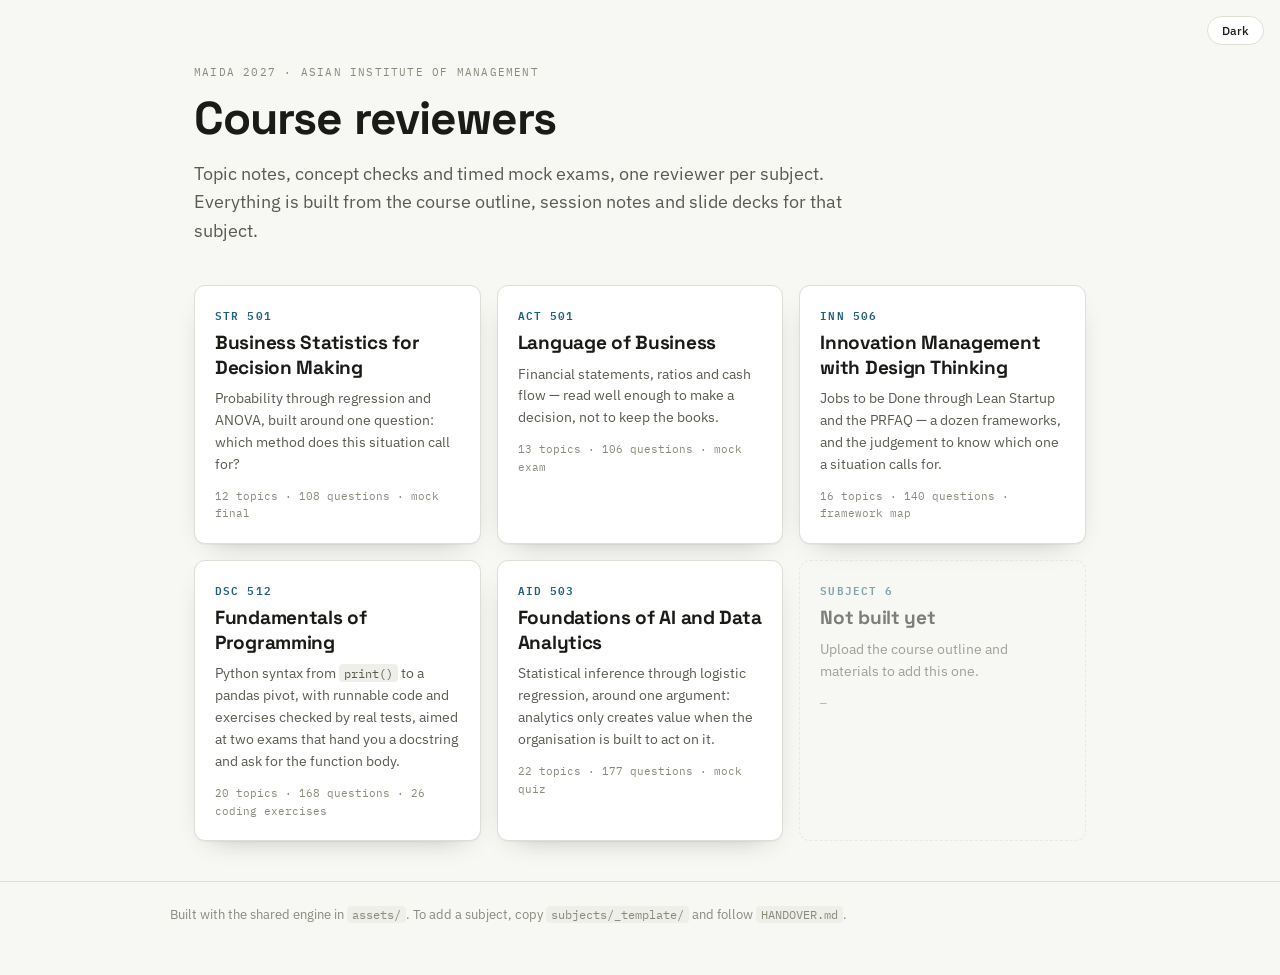
<file: index.html>
<!DOCTYPE html>
<html lang="en" data-theme="light">
<head>
<meta charset="utf-8">
<meta name="viewport" content="width=device-width,initial-scale=1">
<title>Course Reviewers</title>
<link rel="preconnect" href="https://fonts.googleapis.com">
<link rel="preconnect" href="https://fonts.gstatic.com" crossorigin>
<link href="https://fonts.googleapis.com/css2?family=Space+Grotesk:wght@400;500;600;700&family=IBM+Plex+Sans:wght@400;500;600&family=IBM+Plex+Mono:wght@400;500;600&display=swap" rel="stylesheet">
<link rel="stylesheet" href="assets/reviewer.css">
<style>
/* Landing page only — the shared stylesheet handles everything else. */
body{display:flex;flex-direction:column;min-height:100vh}
.wrap{max-width:940px;margin:0 auto;padding:64px 24px 40px;width:100%;flex:1}
.masthead{margin-bottom:40px}
.masthead h1{font-size:clamp(30px,5vw,46px);margin-bottom:14px}
.grid{display:grid;grid-template-columns:repeat(auto-fill,minmax(260px,1fr));gap:16px}
.subj{display:block;text-decoration:none;color:var(--fg);background:var(--surface);
  border:1px solid var(--line);border-radius:var(--radius);padding:20px;box-shadow:var(--shadow)}
.subj:hover{border-color:var(--accent-line);background:var(--accent-bg)}
.subj .code{font-family:var(--mono);font-size:11px;letter-spacing:.1em;text-transform:uppercase;color:var(--accent);font-weight:600}
.subj h2{font-size:19px;margin:7px 0 8px;line-height:1.3}
.subj p{font-size:13.5px;color:var(--fg2);margin:0}
.subj .meta{margin-top:12px;font-family:var(--mono);font-size:11px;color:var(--fg3)}
.subj.soon{opacity:.55;pointer-events:none;border-style:dashed;box-shadow:none;background:transparent}
.pagefoot{border-top:1px solid var(--line);padding:22px 24px 50px;font-size:12.5px;color:var(--fg3)}
.pagefoot .inner{max-width:940px;margin:0 auto}
.themebtn{position:fixed;top:16px;right:16px;background:var(--surface);border:1px solid var(--line);
  color:var(--fg);border-radius:99px;padding:6px 14px;cursor:pointer;font:500 12px var(--body)}
@media(max-width:640px){.wrap{padding-top:48px}}
</style>
</head>
<body>

<button class="themebtn" id="theme">Dark</button>

<div class="wrap">
  <div class="masthead">
    <div class="eyebrow">MAIDA 2027 · Asian Institute of Management</div>
    <h1>Course reviewers</h1>
    <p class="lede">Topic notes, concept checks and timed mock exams, one reviewer per subject. Everything is built from the course outline, session notes and slide decks for that subject.</p>
  </div>

  <!-- Add one card per subject as it is built. Copy a .subj block,
       change the href, code, title, blurb and meta line. Move a
       "soon" card up into the live list by removing class="soon"
       and pointing href at the folder. -->
  <div class="grid">

    <a class="subj" href="subjects/str501/index.html">
      <div class="code">STR 501</div>
      <h2>Business Statistics for Decision Making</h2>
      <p>Probability through regression and ANOVA, built around one question: which method does this situation call for?</p>
      <div class="meta">12 topics · 108 questions · mock final</div>
    </a>

    <a class="subj" href="subjects/act501/index.html">
      <div class="code">ACT 501</div>
      <h2>Language of Business</h2>
      <p>Financial statements, ratios and cash flow — read well enough to make a decision, not to keep the books.</p>
      <div class="meta">13 topics · 106 questions · mock exam</div>
    </a>

    <a class="subj" href="subjects/inn506/index.html">
      <div class="code">INN 506</div>
      <h2>Innovation Management with Design Thinking</h2>
      <p>Jobs to be Done through Lean Startup and the PRFAQ — a dozen frameworks, and the judgement to know which one a situation calls for.</p>
      <div class="meta">16 topics · 140 questions · framework map</div>
    </a>

    <a class="subj" href="subjects/dsc512/index.html">
      <div class="code">DSC 512</div>
      <h2>Fundamentals of Programming</h2>
      <p>Python syntax from <code>print()</code> to a pandas pivot, with runnable code and exercises checked by real tests, aimed at two exams that hand you a docstring and ask for the function body.</p>
      <div class="meta">20 topics · 168 questions · 26 coding exercises</div>
    </a>

    <a class="subj" href="subjects/aid503/index.html">
      <div class="code">AID 503</div>
      <h2>Foundations of AI and Data Analytics</h2>
      <p>Statistical inference through logistic regression, around one argument: analytics only creates value when the organisation is built to act on it.</p>
      <div class="meta">22 topics · 177 questions · mock quiz</div>
    </a>

    <span class="subj soon">
      <div class="code">Subject 6</div>
      <h2>Not built yet</h2>
      <p>Upload the course outline and materials to add this one.</p>
      <div class="meta">—</div>
    </span>

  </div>
</div>

<div class="pagefoot"><div class="inner">
  Built with the shared engine in <code>assets/</code>. To add a subject, copy
  <code>subjects/_template/</code> and follow <code>HANDOVER.md</code>.
</div></div>

<script src="assets/reviewer.js"></script>
<script>
(function(){
  'use strict';
  /* Reuses the engine's shared theme store, so the choice made here
     follows the reader into every subject and back. */
  var theme = REVIEWER.theme;
  var root = document.documentElement, btn = document.getElementById('theme');
  function set(t){
    root.setAttribute('data-theme', t);
    btn.textContent = t === 'dark' ? 'Light' : 'Dark';
    theme.set(t);
  }
  set(theme.get() === 'dark' ? 'dark' : 'light');
  btn.addEventListener('click', function(){
    set(root.getAttribute('data-theme') === 'dark' ? 'light' : 'dark');
  });
})();
</script>
</body>
</html>
</file>
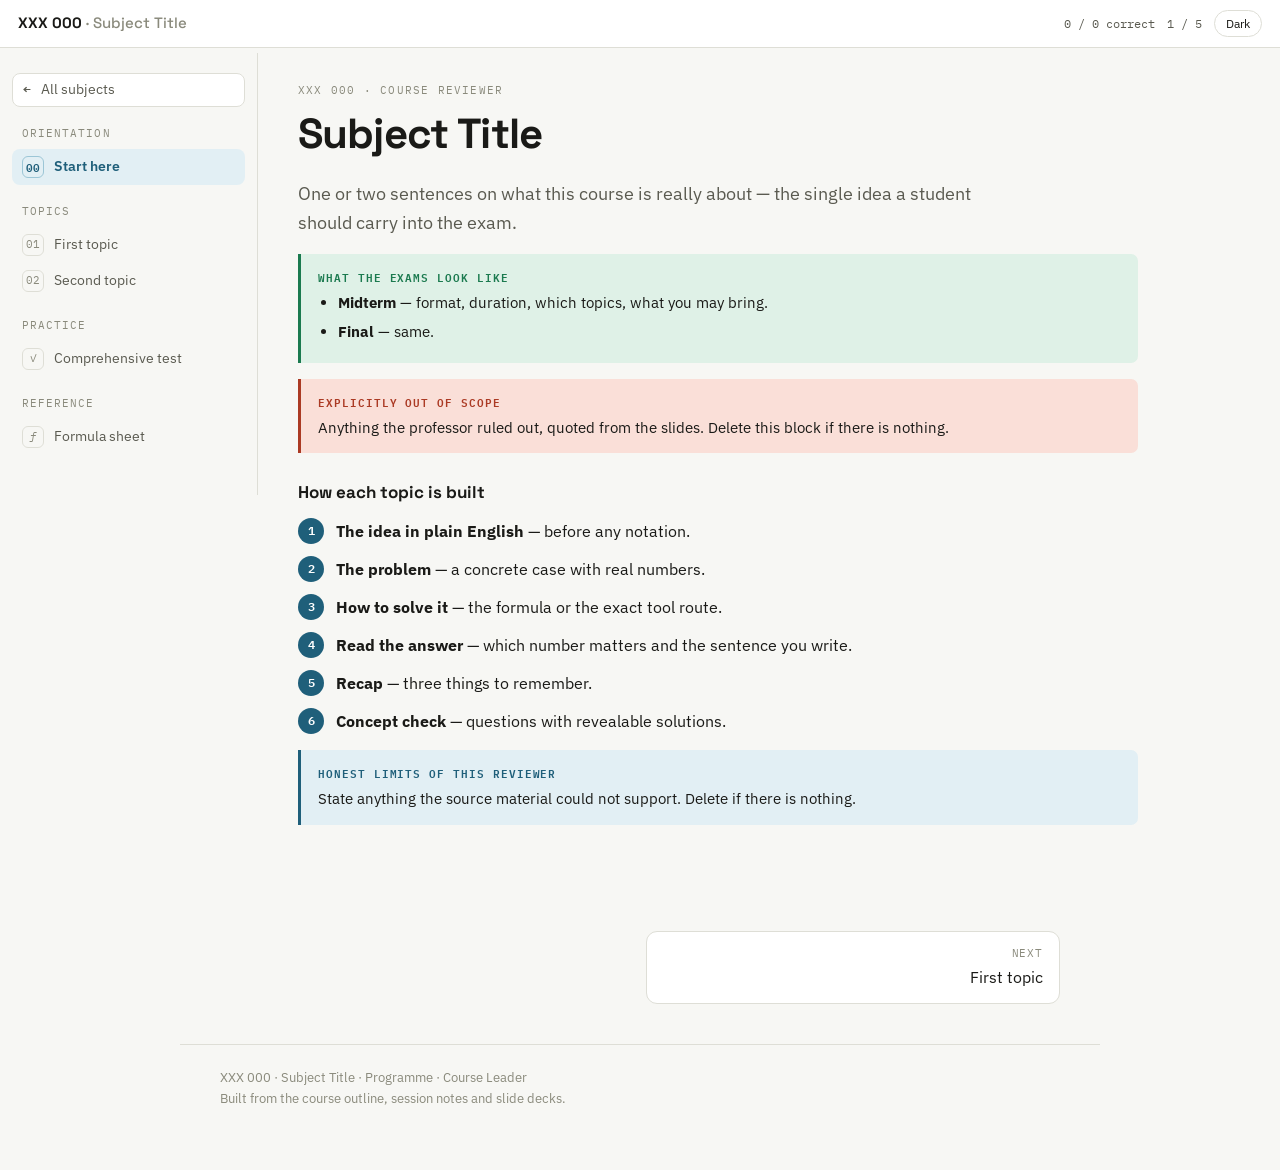
<file: subjects/_template/index.html>
<!DOCTYPE html>
<html lang="en" data-theme="light">
<head>
<meta charset="utf-8">
<meta name="viewport" content="width=device-width,initial-scale=1">
<!-- EDIT: course code and title -->
<title>XXX 000 — Subject Title</title>
<link rel="preconnect" href="https://fonts.googleapis.com">
<link rel="preconnect" href="https://fonts.gstatic.com" crossorigin>
<link href="https://fonts.googleapis.com/css2?family=Space+Grotesk:wght@400;500;600;700&family=IBM+Plex+Sans:wght@400;500;600&family=IBM+Plex+Mono:wght@400;500;600&display=swap" rel="stylesheet">
<link rel="stylesheet" href="../../assets/reviewer.css">
</head>
<body>
<a class="skip" href="#main">Skip to content</a>

<header class="topbar">
  <button class="menu-t" id="mt" aria-label="Toggle navigation" aria-expanded="false">☰</button>
  <!-- EDIT: brand -->
  <a class="brand" href="../../index.html">XXX 000 <span>· Subject Title</span></a>
  <div class="tb-right">
    <div class="pwrap" title="Concept checks answered"><div class="pfill" id="pbar"></div></div>
    <span id="pscore">0 / 0</span>
    <span id="pageidx"></span>
    <button class="theme" id="theme" aria-label="Toggle dark mode">Dark</button>
  </div>
</header>

<div class="shell">
<!-- ============================================================
     RAIL — the engine reads this to build the router, the pager
     and the page counter. One <a href="#id"> per <section id="id">.
     Order here is the order of the course.
     ============================================================ -->
<nav class="rail" id="rail" aria-label="Sections">
  <a class="rail-home" href="../../index.html"><b>&larr;</b>All subjects</a>
  <div class="rgrp">Orientation</div>
  <a href="#start"><em>00</em>Start here</a>
  <div class="rgrp">Topics</div>
  <a href="#t01"><em>01</em>First topic</a>
  <a href="#t02"><em>02</em>Second topic</a>
  <div class="rgrp">Practice</div>
  <a href="#test"><em>✓</em>Comprehensive test</a>
  <div class="rgrp">Reference</div>
  <a href="#sheet"><em>ƒ</em>Formula sheet</a>
</nav>

<main id="main">

<!-- ================= START ================= -->
<section id="start">
  <div class="eyebrow">XXX 000 · Course reviewer</div>
  <h1>Subject Title</h1>
  <p class="lede">One or two sentences on what this course is really about — the single idea a student should carry into the exam.</p>

  <div class="note why"><span class="tag">What the exams look like</span>
    <ul>
      <li><strong>Midterm</strong> — format, duration, which topics, what you may bring.</li>
      <li><strong>Final</strong> — same.</li>
    </ul>
  </div>

  <div class="note scope"><span class="tag">Explicitly out of scope</span>
    <p>Anything the professor ruled out, quoted from the slides. Delete this block if there is nothing.</p>
  </div>

  <h3>How each topic is built</h3>
  <ol class="steps">
    <li><strong>The idea in plain English</strong> — before any notation.</li>
    <li><strong>The problem</strong> — a concrete case with real numbers.</li>
    <li><strong>How to solve it</strong> — the formula or the exact tool route.</li>
    <li><strong>Read the answer</strong> — which number matters and the sentence you write.</li>
    <li><strong>Recap</strong> — three things to remember.</li>
    <li><strong>Concept check</strong> — questions with revealable solutions.</li>
  </ol>

  <div class="note"><span class="tag">Honest limits of this reviewer</span>
    <p>State anything the source material could not support. Delete if there is nothing.</p>
  </div>
</section>

<!-- ================= TOPIC 1 — the full pattern ================= -->
<section id="t01">
  <div class="lessonhead"><span class="lnum">01</span><div class="eyebrow">Session N</div></div>
  <h2>First topic</h2>
  <span class="pill mid">Midterm</span><span class="pill tp">Final · tool</span><span class="pill fm">Typed formulas</span>

  <!-- BEAT 1 — the idea in plain English -->
  <div class="primer">
    <div class="ptag">The idea, in plain English</div>
    <div class="phook">One memorable sentence that captures what this method really does.</div>
    <p class="pana">A short paragraph relating it to something the reader already understands. No notation yet.</p>
    <div class="pgrid">
      <div class="pcell"><b>You're asking</b><span>What question does this answer?</span></div>
      <div class="pcell"><b>It compares</b><span>What against what?</span></div>
      <div class="pcell"><b>A big value means</b><span>How to read the result.</span></div>
    </div>
  </div>

  <!-- BEAT 2 — the problem -->
  <h3>The business problem</h3>
  <div class="tw"><table class="dt">
    <thead><tr><th>Column</th><th class="n">Value</th></tr></thead>
    <tbody>
      <tr><td>Something</td><td class="n">123</td></tr>
      <tr><td>Something else</td><td class="n">456</td></tr>
    </tbody>
  </table></div>

  <!-- BEAT 3 — how to solve it -->
  <h3>How to solve it</h3>
  <div class="fx">formula = numerator / denominator

Excel:  =SOMEFUNCTION(range)</div>

  <div class="path"><span>Data</span><i>→</i><span>Data Analysis</span><i>→</i><span class="last">The Tool</span></div>

  <div class="dlg">
    <div class="bar">Dialog name</div>
    <div class="bd">
      <div class="fld key"><label>The box that matters</label><span class="inp">$A$1:$A$9</span></div>
      <div class="fld"><label>Another box</label><span class="inp">0.05</span></div>
    </div>
  </div>

  <ol class="steps">
    <li>First step.</li>
    <li>Second step.</li>
  </ol>

  <!-- BEAT 4 — read the answer -->
  <h3>Read the answer</h3>
  <div class="card">
    <div class="fx">worked numbers → result</div>
    <div class="ans"><small>Label</small>0.42</div>
    <div class="verdict rej">Reject H₀</div>
    <p style="margin-bottom:0">The sentence a student should write underneath.</p>
  </div>

  <div class="note watch"><span class="tag">The trap</span>
    <p>The mistake people actually make here.</p>
  </div>
  <div class="note plain"><span class="tag">Say it in plain words</span>
    <p>A one-line translation of the result into business language.</p>
  </div>

  <!-- BEAT 5 — recap -->
  <div class="note recap"><span class="tag">Recap</span>
    <ul>
      <li><strong>First thing</strong> to remember.</li>
      <li><strong>Second thing.</strong></li>
      <li><strong>Third thing.</strong></li>
    </ul>
  </div>

  <!-- BEAT 6 — concept check. The div id must match a key in banks. -->
  <div class="quiz"><h3>Concept check</h3><div data-quiz="t01"></div></div>
</section>

<!-- ================= TOPIC 2 ================= -->
<section id="t02">
  <div class="lessonhead"><span class="lnum">02</span><div class="eyebrow">Session N</div></div>
  <h2>Second topic</h2>
  <div class="primer">
    <div class="ptag">The idea, in plain English</div>
    <div class="phook">Another memorable sentence.</div>
    <p class="pana">Short explanation.</p>
    <div class="pgrid">
      <div class="pcell"><b>You're asking</b><span>…</span></div>
      <div class="pcell"><b>It compares</b><span>…</span></div>
      <div class="pcell"><b>A big value means</b><span>…</span></div>
    </div>
  </div>
  <div class="note recap"><span class="tag">Recap</span>
    <ul><li>Point one.</li><li>Point two.</li><li>Point three.</li></ul>
  </div>
  <div class="quiz"><h3>Concept check</h3><div data-quiz="t02"></div></div>
</section>

<!-- ================= COMPREHENSIVE TEST =================
     Leave this section exactly as it is. The engine fills it.
     ====================================================== -->
<section id="test">
  <div class="eyebrow">All topics</div>
  <h2>Comprehensive test</h2>
  <p class="lede">Draws across whichever topics you select. Questions covering the same idea are grouped, and only one from each group appears per attempt.</p>

  <div class="card">
    <div class="cfg-label">Topics</div>
    <div id="test-topics" class="chipwrap"></div>
    <div class="cfg-label">Length</div>
    <div id="test-size" class="chipwrap"></div>
    <div class="cfg-label">When do you want the answers?</div>
    <div id="test-fb" class="chipwrap"></div>
    <div class="startrow">
      <button class="btn" id="test-start">Start test</button>
      <span class="hint" id="test-hint"></span>
    </div>
  </div>

  <div id="test-run" hidden>
    <div class="runbar">
      <div><strong id="test-count">0 / 0</strong> <span class="hint" id="test-topicline"></span></div>
      <div class="runbar-right">
        <button class="btn ghost sm" id="test-abandon">End test</button>
        <button class="btn sm" id="test-submit">Submit</button>
      </div>
    </div>
    <div id="test-host"></div>
    <div class="startrow"><button class="btn" id="test-submit2">Submit test</button></div>
  </div>

  <div id="test-result" hidden></div>
</section>

<!-- ================= FORMULA SHEET =================
     Mark any row or card with data-f to make it filterable.
     ================================================= -->
<section id="sheet">
  <div class="eyebrow">Print this</div>
  <h2>Formula sheet</h2>
  <p class="lede">Everything in one place. Type in the box to filter.</p>
  <input class="fsearch" id="fs" placeholder="Filter…" autocomplete="off" aria-label="Filter the formula sheet">
  <div id="fsnone" class="note hidden"><p style="margin-bottom:0">Nothing matches that. Try a shorter word.</p></div>

  <div class="fsec" data-f>
    <h3>Section heading</h3>
    <div class="tw"><table class="dt">
      <thead><tr><th>Quantity</th><th>Formula</th><th>Excel</th></tr></thead>
      <tbody>
        <tr data-f><td>Example</td><td class="m">a / b</td><td class="m">=AVERAGE(r)</td></tr>
      </tbody>
    </table></div>
  </div>
</section>

</main>
</div>

<nav class="pager" id="pager" aria-label="Page navigation"></nav>
<div class="foot">
  XXX 000 · Subject Title · Programme · Course Leader<br>
  Built from the course outline, session notes and slide decks.
</div>

<!-- ============================================================
     ENGINE + CONFIG. Everything above is content; everything
     below is data. See /HANDOVER.md for the full schema.
     ============================================================ -->
<script src="../../assets/reviewer.js"></script>
<script>
(function(){
'use strict';

/* Rail label for each bank, used by the test's topic chips
   and its per-topic result breakdown. Keys must match banks. */
var TOPIC_TITLES = {
  t01: 'First topic',
  t02: 'Second topic'
};

/* One array per topic. The key must match a <div data-quiz="…">.
   c: concept group — the test shows at most ONE item per group,
   so a retake asks a different question about the same idea. */
var BANKS = {};

BANKS.t01 = [
 /* --- multiple choice: a is the index of the correct option --- */
 {t:'mc', c:'example-concept', q:'A multiple-choice question. Four options is the norm.',
  opts:['A wrong option','The correct option','Another wrong option','A fourth option'], a:1,
  sol:'Explain why the answer is right <b>and why the distractors are wrong</b>. That is the difference between a quiz and a reviewer.<div class="steps">Use this block for worked arithmetic.</div>'},

 /* --- true/false: options stay in T,F order, never shuffled --- */
 {t:'tf', c:'example-tf', q:'A statement that is either true or false.',
  opts:['True','False'], a:1,
  sol:'<b>False.</b> Then say why.'},

 /* --- multi-select: a is an array of correct indices --- */
 {t:'ms', c:'example-ms', q:'Which of these apply? (Select all.)',
  opts:['Correct one','Wrong one','Also correct','Wrong again'], a:[0,2],
  sol:'All-or-nothing by default.'},

 /* --- numeric. Default tolerance is 0.5% relative.
        tol  = absolute  (use for integers and exact answers)
        rtol = relative  (use when rounding is expected)
        unit:'%' stores a as a decimal and accepts 40, 40% or 0.40 --- */
 {t:'num', c:'example-num', q:'A numeric question. Answer 27.75.',
  a:27.75, rtol:0.01,
  sol:'<div class="steps">Show the working, line by line.</div>'},

 {t:'num', c:'example-int', q:'An integer answer, such as degrees of freedom.',
  a:15, tol:0.5,
  sol:'<div class="steps">df = N − k = 18 − 3 = 15</div>'},

 /* --- free text. a is a list of accepted answers. Matching is
        exact after normalising (case, punctuation, small words)
        plus one typo. Never substring — so list real synonyms. --- */
 {t:'text', c:'example-text', q:'A short free-text question. (Two words)',
  a:['sample frame','sampling frame'],
  sol:'Both spellings accepted.'}
];

BANKS.t02 = [
 {t:'mc', c:'second-topic-concept', q:'Another question.',
  opts:['One','Two','Three','Four'], a:0,
  sol:'Explanation.'}
];

/* Optional. Delete the whole EXAM block and the exam <section>
   if this subject has no mock paper. Weighted by pts per part. */
var EXAM = null;

/* Optional "which method do I use?" decision map.
   Set to null if the subject has no genuine method-choice problem —
   a three-node map is worse than no map. */
var MAP = null;

REVIEWER.init({
  id: 'CHANGE-ME',          /* unique per subject — it namespaces localStorage */
  topicTitles: TOPIC_TITLES,
  banks: BANKS,
  exam: EXAM,
  map: MAP
});

})();
</script>
</body>
</html>
</file>
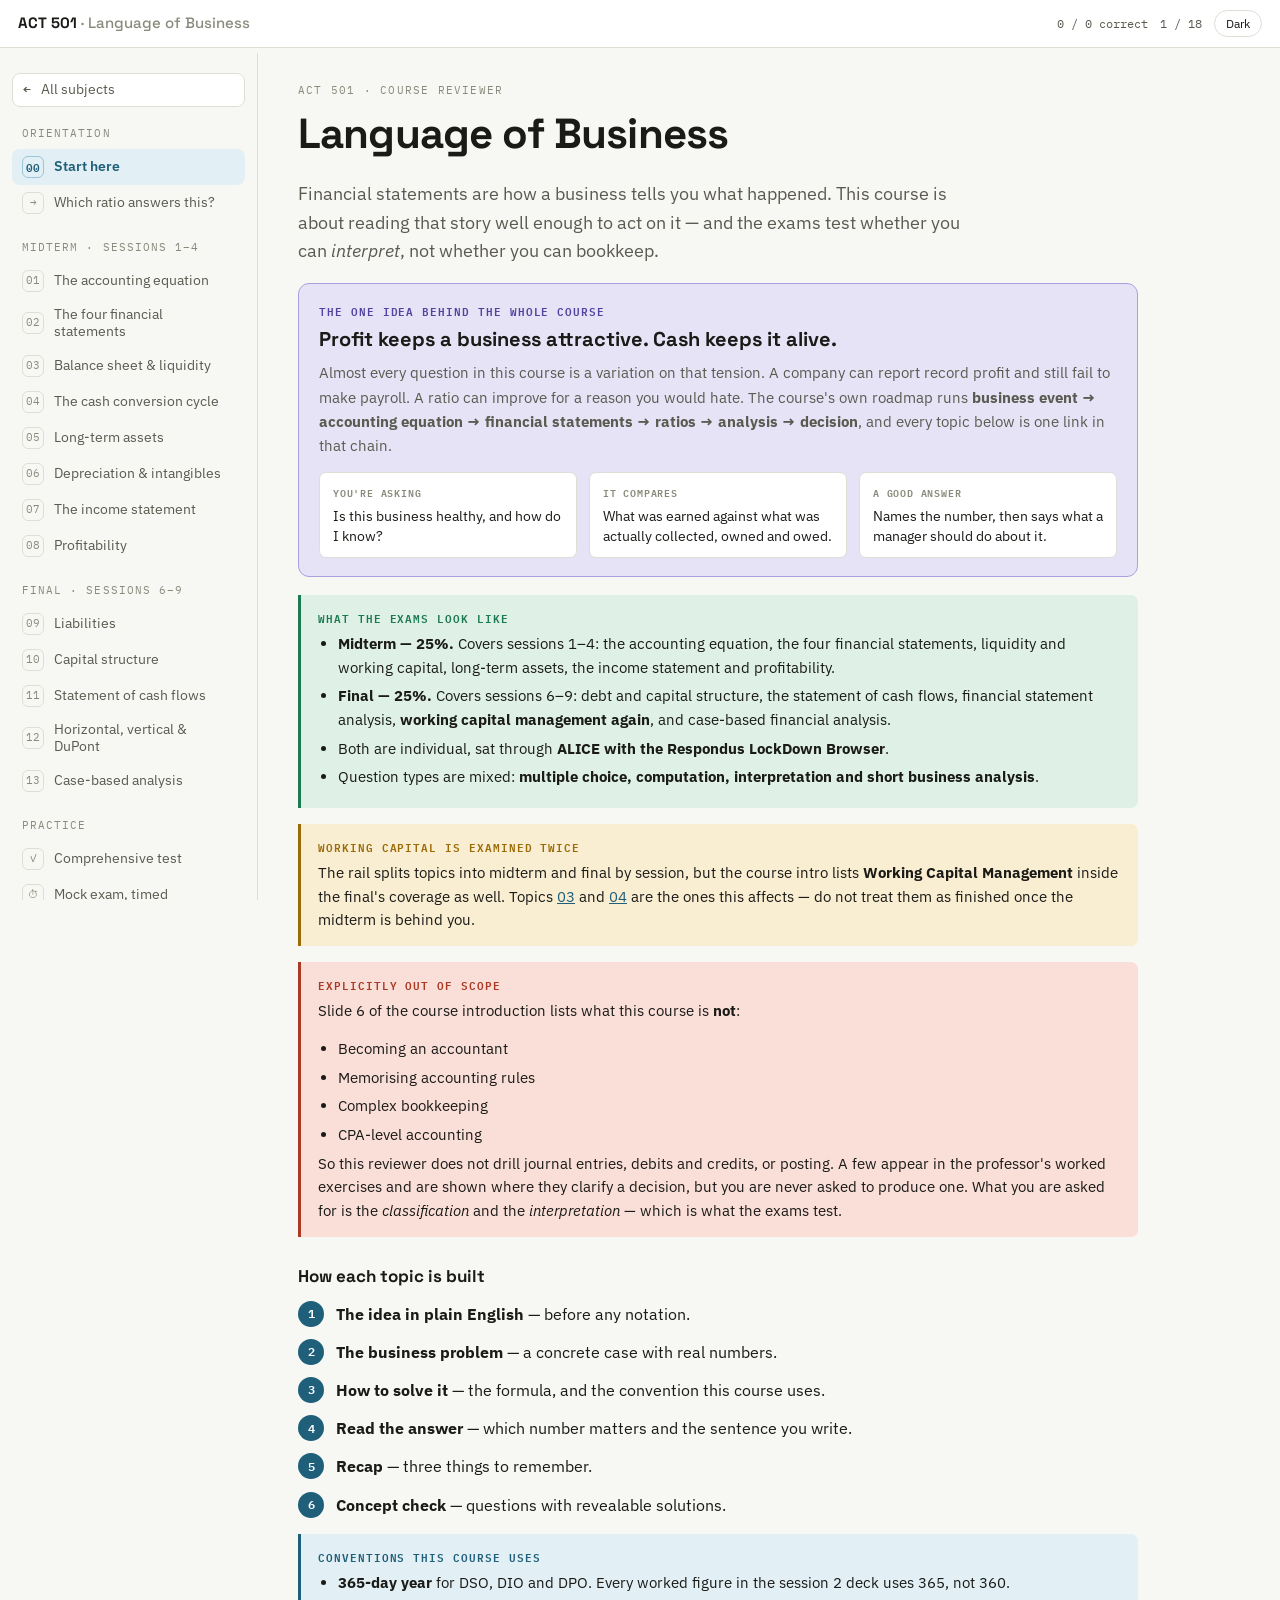
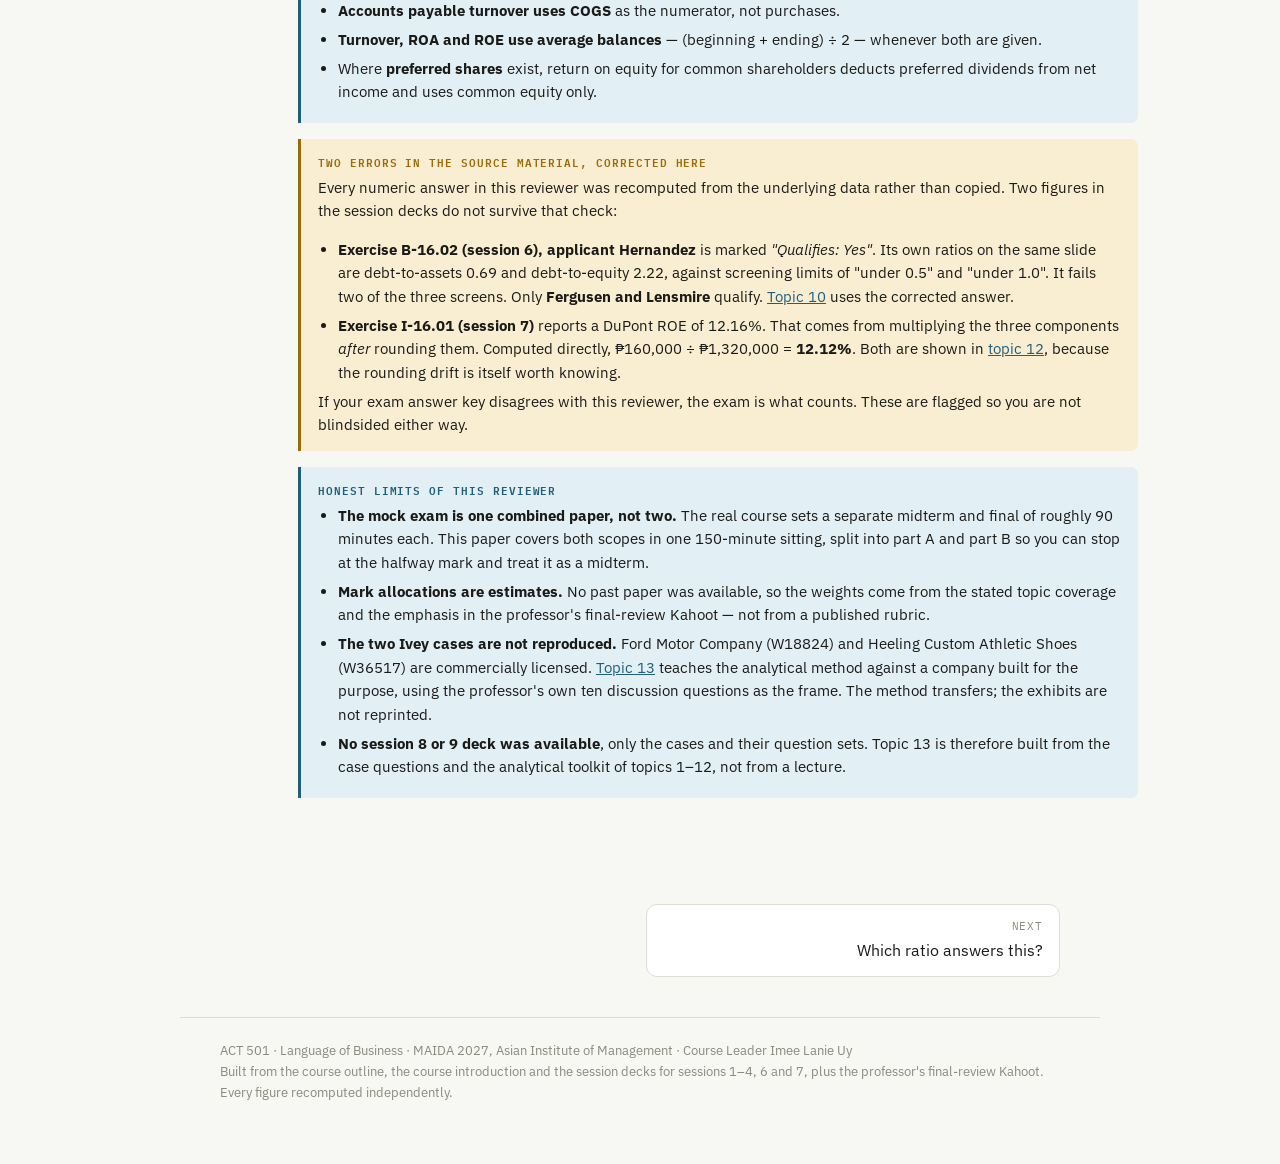
<file: subjects/act501/index.html>
<!DOCTYPE html>
<html lang="en" data-theme="light">
<head>
<meta charset="utf-8">
<meta name="viewport" content="width=device-width,initial-scale=1">
<title>ACT 501 — Language of Business</title>
<link rel="preconnect" href="https://fonts.googleapis.com">
<link rel="preconnect" href="https://fonts.gstatic.com" crossorigin>
<link href="https://fonts.googleapis.com/css2?family=Space+Grotesk:wght@400;500;600;700&family=IBM+Plex+Sans:wght@400;500;600&family=IBM+Plex+Mono:wght@400;500;600&display=swap" rel="stylesheet">
<link rel="stylesheet" href="../../assets/reviewer.css">
</head>
<body>
<a class="skip" href="#main">Skip to content</a>

<header class="topbar">
  <button class="menu-t" id="mt" aria-label="Toggle navigation" aria-expanded="false">☰</button>
  <a class="brand" href="../../index.html">ACT 501 <span>· Language of Business</span></a>
  <div class="tb-right">
    <div class="pwrap" title="Concept checks answered"><div class="pfill" id="pbar"></div></div>
    <span id="pscore">0 / 0</span>
    <span id="pageidx"></span>
    <button class="theme" id="theme" aria-label="Toggle dark mode">Dark</button>
  </div>
</header>

<div class="shell">
<nav class="rail" id="rail" aria-label="Sections">
  <a class="rail-home" href="../../index.html"><b>&larr;</b>All subjects</a>
  <div class="rgrp">Orientation</div>
  <a href="#start"><em>00</em>Start here</a>
  <a href="#map"><em>→</em>Which ratio answers this?</a>
  <div class="rgrp">Midterm · sessions 1–4</div>
  <a href="#t01"><em>01</em>The accounting equation</a>
  <a href="#t02"><em>02</em>The four financial statements</a>
  <a href="#t03"><em>03</em>Balance sheet &amp; liquidity</a>
  <a href="#t04"><em>04</em>The cash conversion cycle</a>
  <a href="#t05"><em>05</em>Long-term assets</a>
  <a href="#t06"><em>06</em>Depreciation &amp; intangibles</a>
  <a href="#t07"><em>07</em>The income statement</a>
  <a href="#t08"><em>08</em>Profitability</a>
  <div class="rgrp">Final · sessions 6–9</div>
  <a href="#t09"><em>09</em>Liabilities</a>
  <a href="#t10"><em>10</em>Capital structure</a>
  <a href="#t11"><em>11</em>Statement of cash flows</a>
  <a href="#t12"><em>12</em>Horizontal, vertical &amp; DuPont</a>
  <a href="#t13"><em>13</em>Case-based analysis</a>
  <div class="rgrp">Practice</div>
  <a href="#test"><em>✓</em>Comprehensive test</a>
  <a href="#exam"><em>⏱</em>Mock exam, timed</a>
  <div class="rgrp">Reference</div>
  <a href="#sheet"><em>ƒ</em>Formula sheet</a>
</nav>

<main id="main">

<!-- ================= START ================= -->
<section id="start">
  <div class="eyebrow">ACT 501 · Course reviewer</div>
  <h1>Language of Business</h1>
  <p class="lede">Financial statements are how a business tells you what happened. This course is about reading that story well enough to act on it — and the exams test whether you can <em>interpret</em>, not whether you can bookkeep.</p>

  <div class="primer">
    <div class="ptag">The one idea behind the whole course</div>
    <div class="phook">Profit keeps a business attractive. Cash keeps it alive.</div>
    <p class="pana">Almost every question in this course is a variation on that tension. A company can report record profit and still fail to make payroll. A ratio can improve for a reason you would hate. The course's own roadmap runs <strong>business event → accounting equation → financial statements → ratios → analysis → decision</strong>, and every topic below is one link in that chain.</p>
    <div class="pgrid">
      <div class="pcell"><b>You're asking</b><span>Is this business healthy, and how do I know?</span></div>
      <div class="pcell"><b>It compares</b><span>What was earned against what was actually collected, owned and owed.</span></div>
      <div class="pcell"><b>A good answer</b><span>Names the number, then says what a manager should do about it.</span></div>
    </div>
  </div>

  <div class="note why"><span class="tag">What the exams look like</span>
    <ul>
      <li><strong>Midterm — 25%.</strong> Covers sessions 1–4: the accounting equation, the four financial statements, liquidity and working capital, long-term assets, the income statement and profitability.</li>
      <li><strong>Final — 25%.</strong> Covers sessions 6–9: debt and capital structure, the statement of cash flows, financial statement analysis, <strong>working capital management again</strong>, and case-based financial analysis.</li>
      <li>Both are individual, sat through <strong>ALICE with the Respondus LockDown Browser</strong>.</li>
      <li>Question types are mixed: <strong>multiple choice, computation, interpretation and short business analysis</strong>.</li>
    </ul>
  </div>

  <div class="note watch"><span class="tag">Working capital is examined twice</span>
    <p>The rail splits topics into midterm and final by session, but the course intro lists <strong>Working Capital Management</strong> inside the final's coverage as well. Topics <a href="#t03">03</a> and <a href="#t04">04</a> are the ones this affects — do not treat them as finished once the midterm is behind you.</p>
  </div>

  <div class="note scope"><span class="tag">Explicitly out of scope</span>
    <p>Slide 6 of the course introduction lists what this course is <strong>not</strong>:</p>
    <ul>
      <li>Becoming an accountant</li>
      <li>Memorising accounting rules</li>
      <li>Complex bookkeeping</li>
      <li>CPA-level accounting</li>
    </ul>
    <p style="margin-bottom:0">So this reviewer does not drill journal entries, debits and credits, or posting. A few appear in the professor's worked exercises and are shown where they clarify a decision, but you are never asked to produce one. What you are asked for is the <em>classification</em> and the <em>interpretation</em> — which is what the exams test.</p>
  </div>

  <h3>How each topic is built</h3>
  <ol class="steps">
    <li><strong>The idea in plain English</strong> — before any notation.</li>
    <li><strong>The business problem</strong> — a concrete case with real numbers.</li>
    <li><strong>How to solve it</strong> — the formula, and the convention this course uses.</li>
    <li><strong>Read the answer</strong> — which number matters and the sentence you write.</li>
    <li><strong>Recap</strong> — three things to remember.</li>
    <li><strong>Concept check</strong> — questions with revealable solutions.</li>
  </ol>

  <div class="note"><span class="tag">Conventions this course uses</span>
    <ul>
      <li><strong>365-day year</strong> for DSO, DIO and DPO. Every worked figure in the session 2 deck uses 365, not 360.</li>
      <li><strong>Accounts payable turnover uses COGS</strong> as the numerator, not purchases.</li>
      <li><strong>Turnover, ROA and ROE use average balances</strong> — (beginning + ending) ÷ 2 — whenever both are given.</li>
      <li>Where <strong>preferred shares</strong> exist, return on equity for common shareholders deducts preferred dividends from net income and uses common equity only.</li>
    </ul>
  </div>

  <div class="note watch"><span class="tag">Two errors in the source material, corrected here</span>
    <p>Every numeric answer in this reviewer was recomputed from the underlying data rather than copied. Two figures in the session decks do not survive that check:</p>
    <ul>
      <li><strong>Exercise B-16.02 (session 6), applicant Hernandez</strong> is marked <em>"Qualifies: Yes"</em>. Its own ratios on the same slide are debt-to-assets 0.69 and debt-to-equity 2.22, against screening limits of "under 0.5" and "under 1.0". It fails two of the three screens. Only <strong>Fergusen and Lensmire</strong> qualify. <a href="#t10">Topic 10</a> uses the corrected answer.</li>
      <li><strong>Exercise I-16.01 (session 7)</strong> reports a DuPont ROE of 12.16%. That comes from multiplying the three components <em>after</em> rounding them. Computed directly, ₱160,000 ÷ ₱1,320,000 = <strong>12.12%</strong>. Both are shown in <a href="#t12">topic 12</a>, because the rounding drift is itself worth knowing.</li>
    </ul>
    <p style="margin-bottom:0">If your exam answer key disagrees with this reviewer, the exam is what counts. These are flagged so you are not blindsided either way.</p>
  </div>

  <div class="note"><span class="tag">Honest limits of this reviewer</span>
    <ul>
      <li><strong>The mock exam is one combined paper, not two.</strong> The real course sets a separate midterm and final of roughly 90 minutes each. This paper covers both scopes in one 150-minute sitting, split into part A and part B so you can stop at the halfway mark and treat it as a midterm.</li>
      <li><strong>Mark allocations are estimates.</strong> No past paper was available, so the weights come from the stated topic coverage and the emphasis in the professor's final-review Kahoot — not from a published rubric.</li>
      <li><strong>The two Ivey cases are not reproduced.</strong> Ford Motor Company (W18824) and Heeling Custom Athletic Shoes (W36517) are commercially licensed. <a href="#t13">Topic 13</a> teaches the analytical method against a company built for the purpose, using the professor's own ten discussion questions as the frame. The method transfers; the exhibits are not reprinted.</li>
      <li><strong>No session 8 or 9 deck was available</strong>, only the cases and their question sets. Topic 13 is therefore built from the case questions and the analytical toolkit of topics 1–12, not from a lecture.</li>
    </ul>
  </div>
</section>

<!-- ================= DECISION MAP ================= -->
<section id="map">
  <div class="eyebrow">The one decision that matters</div>
  <h2>Which ratio answers this?</h2>
  <p class="lede">Exam questions rarely name the ratio. They give you an executive's question and expect you to pick the tool. Answer what is being <em>asked</em>, not what the numbers look like. The map deep-links into the topic that covers each answer.</p>
  <div class="card" style="padding:20px">
    <div id="crumb" class="mono" style="font-size:12px;color:var(--fg3);min-height:18px;margin-bottom:10px"></div>
    <div id="dmbody"></div>
  </div>

  <h3>The same map as a lookup table</h3>
  <p>For printing, and for when you already know what you are looking for.</p>
  <div class="tw"><table class="dt">
    <thead><tr><th>When the question sounds like…</th><th>Use this</th><th>Where</th></tr></thead>
    <tbody>
      <tr><td>"Can we pay the bills due this year?"</td><td class="s">Current ratio</td><td class="m"><a href="#t03">Topic 3</a></td></tr>
      <tr><td>"Could we pay if the inventory would not sell?"</td><td class="s">Quick ratio</td><td class="m"><a href="#t03">Topic 3</a></td></tr>
      <tr><td>"If creditors demanded payment today?"</td><td class="s">Cash ratio</td><td class="m"><a href="#t03">Topic 3</a></td></tr>
      <tr><td>"How much cushion in pesos, not a ratio?"</td><td class="s">Working capital</td><td class="m"><a href="#t03">Topic 3</a></td></tr>
      <tr><td>"Are customers paying us on time?"</td><td class="s">AR turnover, then DSO</td><td class="m"><a href="#t04">Topic 4</a></td></tr>
      <tr><td>"Is inventory moving or sitting?"</td><td class="s">Inventory turnover, then DIO</td><td class="m"><a href="#t04">Topic 4</a></td></tr>
      <tr><td>"How long is our cash tied up altogether?"</td><td class="s">Cash conversion cycle</td><td class="m"><a href="#t04">Topic 4</a></td></tr>
      <tr><td>"Do we price well and control production cost?"</td><td class="s">Gross margin</td><td class="m"><a href="#t08">Topic 8</a></td></tr>
      <tr><td>"Is the core business efficient?"</td><td class="s">Operating margin</td><td class="m"><a href="#t08">Topic 8</a></td></tr>
      <tr><td>"What do we keep from every peso of sales?"</td><td class="s">Net profit margin</td><td class="m"><a href="#t08">Topic 8</a></td></tr>
      <tr><td>"Are we using the asset base well?"</td><td class="s">Return on assets</td><td class="m"><a href="#t08">Topic 8</a></td></tr>
      <tr><td>"What are the owners earning on their stake?"</td><td class="s">Return on equity</td><td class="m"><a href="#t08">Topic 8</a></td></tr>
      <tr><td>"How much of the business is financed by debt?"</td><td class="s">Debt-to-assets</td><td class="m"><a href="#t10">Topic 10</a></td></tr>
      <tr><td>"Who put in more — creditors or owners?"</td><td class="s">Debt-to-equity</td><td class="m"><a href="#t10">Topic 10</a></td></tr>
      <tr><td>"Can we comfortably service the interest?"</td><td class="s">Interest coverage (times interest earned)</td><td class="m"><a href="#t10">Topic 10</a></td></tr>
      <tr><td>"Which section of the cash flow statement?"</td><td class="s">Operating / investing / financing, or non-cash</td><td class="m"><a href="#t11">Topic 11</a></td></tr>
      <tr><td>"Is this cash flow shape healthy?"</td><td class="s">Cash flow pattern reading</td><td class="m"><a href="#t11">Topic 11</a></td></tr>
      <tr><td>"How much did this account change since last year?"</td><td class="s">Horizontal analysis</td><td class="m"><a href="#t12">Topic 12</a></td></tr>
      <tr><td>"Where does every peso of sales or assets go?"</td><td class="s">Vertical analysis (common-size)</td><td class="m"><a href="#t12">Topic 12</a></td></tr>
      <tr><td>"Why is ROE high — and is that good news?"</td><td class="s">DuPont decomposition</td><td class="m"><a href="#t12">Topic 12</a></td></tr>
      <tr><td>"Should this purchase be an asset or an expense?"</td><td class="s">Capitalise-or-expense test</td><td class="m"><a href="#t05">Topic 5</a></td></tr>
      <tr><td>"Does this lawsuit belong on the balance sheet?"</td><td class="s">Contingent liability test</td><td class="m"><a href="#t09">Topic 9</a></td></tr>
    </tbody>
  </table></div>
</section>

<!-- ================= TOPIC 1 ================= -->
<section id="t01">
  <div class="lessonhead"><span class="lnum">01</span><div class="eyebrow">Session 1</div></div>
  <h2>The accounting equation</h2>
  <span class="pill mid">Midterm</span><span class="pill fm">Conceptual + direction</span>

  <div class="primer">
    <div class="ptag">The idea, in plain English</div>
    <div class="phook">Everything a business owns was paid for by somebody — a lender or an owner. The equation just insists you say which.</div>
    <p class="pana">Think of a car in a driveway. It is worth ₱1,000,000. If ₱600,000 is still owed to the bank, the driver's real stake is ₱400,000. Nothing about the car changed; you have simply split the claim on it in two. A balance sheet does exactly this for a whole company, and it can never <em>not</em> balance, because equity is defined as whatever is left over.</p>
    <div class="pgrid">
      <div class="pcell"><b>You're asking</b><span>Who has a claim on this company's resources?</span></div>
      <div class="pcell"><b>It compares</b><span>What is owned against what is owed.</span></div>
      <div class="pcell"><b>It always holds</b><span>Every transaction keeps both sides equal.</span></div>
    </div>
  </div>

  <h3>The three terms</h3>
  <div class="tw"><table class="dt">
    <thead><tr><th>Term</th><th>Plain English</th><th>Examples</th></tr></thead>
    <tbody>
      <tr><td class="s">Assets</td><td>Things the company owns</td><td>Cash, accounts receivable, inventory, property plant &amp; equipment, intangibles</td></tr>
      <tr><td class="s">Liabilities</td><td>Things the company owes</td><td>Loans, accounts payable, credit card balances</td></tr>
      <tr><td class="s">Equity</td><td>The owners' claim on what is left</td><td>Owner's capital, retained earnings</td></tr>
    </tbody>
  </table></div>

  <div class="fx">Assets = Liabilities + Equity

rearranged:  Equity = Assets − Liabilities</div>

  <div class="card">
    <p style="margin-top:0">Assets = ₱100,000 and liabilities = ₱40,000.</p>
    <div class="ans"><small>Equity</small>₱60,000</div>
  </div>

  <h3>What moves equity</h3>
  <div class="tw"><table class="dt">
    <thead><tr><th>Increases equity</th><th>Decreases equity</th></tr></thead>
    <tbody>
      <tr><td>Owner's investments</td><td>Losses</td></tr>
      <tr><td>Profits / earnings</td><td>Dividends paid</td></tr>
    </tbody>
  </table></div>
  <div class="note plain"><span class="tag">Say it in plain words</span>
    <p>Profit is not a pile of cash sitting somewhere. Profit <em>raises the owners' claim</em>, and that accumulated claim is called <strong>retained earnings</strong>. Where the cash went is a separate question, answered by a different statement.</p>
  </div>

  <h3>The business problem — an ice cream shop</h3>
  <p>Four transactions, in order. Watch what each one does to the three columns.</p>
  <div class="tw"><table class="dt">
    <thead><tr><th>Transaction</th><th class="n">Assets</th><th class="n">Liabilities</th><th class="n">Equity</th></tr></thead>
    <tbody>
      <tr><td>Owner invests ₱100,000 cash</td><td class="n">+100,000</td><td class="n">0</td><td class="n">+100,000</td></tr>
      <tr><td>Borrow ₱50,000 from the bank</td><td class="n">+50,000</td><td class="n">+50,000</td><td class="n">0</td></tr>
      <tr><td>Buy equipment for ₱30,000 cash</td><td class="n s">0</td><td class="n">0</td><td class="n">0</td></tr>
      <tr><td>Earn ₱10,000 cash</td><td class="n">+10,000</td><td class="n">0</td><td class="n">+10,000</td></tr>
    </tbody>
  </table></div>

  <div class="note watch"><span class="tag">The trap</span>
    <p>Buying equipment for cash changes <strong>nothing</strong> on any of the three totals. Cash falls ₱30,000, equipment rises ₱30,000 — an asset swap. The company now owns a different <em>mix</em> of assets, not more of them. Exam questions love this one, usually phrased as "what is the effect on total assets?"</p>
  </div>

  <h3>Read the answer — direction, not amount</h3>
  <p>Most exam items about the equation ask only which way each column moves.</p>
  <div class="tw"><table class="dt">
    <thead><tr><th>Transaction</th><th>Assets</th><th>Liabilities</th><th>Equity</th></tr></thead>
    <tbody>
      <tr><td>Buy inventory on credit for ₱20,000</td><td class="s">↑</td><td class="s">↑</td><td>—</td></tr>
      <tr><td>Pay a supplier ₱5,000 cash</td><td class="s">↓</td><td class="s">↓</td><td>—</td></tr>
      <tr><td>Pay employee salaries ₱3,000 cash</td><td class="s">↓</td><td>—</td><td class="s">↓</td></tr>
      <tr><td>Make a ₱30,000 sale on credit</td><td class="s">↑</td><td>—</td><td class="s">↑</td></tr>
      <tr><td>Collect ₱10,000 of receivables</td><td>—</td><td>—</td><td>—</td></tr>
    </tbody>
  </table></div>
  <div class="note why"><span class="tag">Why the last row is all dashes</span>
    <p>Collecting a receivable converts one asset into another: receivables down, cash up. No new resource entered the business and nobody's claim changed. The same logic as the equipment purchase, running the other way.</p>
  </div>

  <h3>The five account types</h3>
  <p>Once there are thousands of transactions, everything gets sorted into five buckets. The first three are the equation; the last two explain how equity changed.</p>
  <div class="tw"><table class="dt">
    <thead><tr><th>Item</th><th>Type</th></tr></thead>
    <tbody>
      <tr><td>Cash</td><td class="s">Asset</td></tr>
      <tr><td>Land</td><td class="s">Asset</td></tr>
      <tr><td>Accounts payable</td><td class="s">Liability</td></tr>
      <tr><td>Unearned revenue — a customer order not yet filled</td><td class="s">Liability</td></tr>
      <tr><td>Capital stock</td><td class="s">Equity</td></tr>
      <tr><td>The value of completed services provided to customers</td><td class="s">Revenue</td></tr>
      <tr><td>Salaries</td><td class="s">Expense</td></tr>
      <tr><td>Rent paid</td><td class="s">Expense</td></tr>
      <tr><td>Cost of utilities used</td><td class="s">Expense</td></tr>
      <tr><td>Obligation to pay for utilities consumed</td><td class="s">Liability</td></tr>
    </tbody>
  </table></div>
  <div class="note watch"><span class="tag">The trap</span>
    <p>"Unearned revenue" contains the word revenue and is <strong>not</strong> revenue. Cash arrived before the work was done, so the company owes a service — a liability. The same pairing appears twice above: the <em>cost of utilities used</em> is an expense, the <em>obligation to pay</em> for them is a liability.</p>
  </div>

  <div class="note recap"><span class="tag">Recap</span>
    <ul>
      <li><strong>Assets = Liabilities + Equity</strong>, always, after every transaction.</li>
      <li><strong>Swaps within one side change nothing</strong> — buying equipment for cash, collecting a receivable.</li>
      <li><strong>Profit raises equity, not cash.</strong> Dividends lower equity; borrowing does not touch it.</li>
    </ul>
  </div>

  <div class="quiz"><h3>Concept check</h3><div data-quiz="t01"></div></div>
</section>

<!-- ================= TOPIC 2 ================= -->
<section id="t02">
  <div class="lessonhead"><span class="lnum">02</span><div class="eyebrow">Session 1</div></div>
  <h2>The four financial statements</h2>
  <span class="pill mid">Midterm</span><span class="pill tp">Final</span><span class="pill fm">Conceptual</span>

  <div class="primer">
    <div class="ptag">The idea, in plain English</div>
    <div class="phook">One business, four questions. Each statement answers exactly one of them.</div>
    <p class="pana">People treat "the financials" as one document. They are four, and picking the wrong one is the most common way to answer an exam question confidently and wrongly. If the question is about cash, the income statement cannot help you, however profitable the company looks on it.</p>
    <div class="pgrid">
      <div class="pcell"><b>You're asking</b><span>Which statement answers this question?</span></div>
      <div class="pcell"><b>It compares</b><span>Performance over a period against position at a moment.</span></div>
      <div class="pcell"><b>They connect</b><span>Profit flows into equity; cash flows into the balance sheet.</span></div>
    </div>
  </div>

  <h3>One business, four questions</h3>
  <div class="tw"><table class="dt">
    <thead><tr><th>Executive question</th><th>Statement</th><th>What it really tells you</th></tr></thead>
    <tbody>
      <tr><td>Did we make money?</td><td class="s">Income statement</td><td>Profitability over a period</td></tr>
      <tr><td>Did equity change?</td><td class="s">Statement of retained earnings</td><td>Accumulated wealth kept in the business</td></tr>
      <tr><td>What do we own and owe?</td><td class="s">Balance sheet</td><td>Position at a single date</td></tr>
      <tr><td>Where did cash go?</td><td class="s">Cash flow statement</td><td>Liquidity — actual cash movement</td></tr>
    </tbody>
  </table></div>

  <h3>How they link</h3>
  <div class="fx">Income statement:  Revenue − Expenses = Net income
                              ↓
Retained earnings: Opening RE + Net income − Dividends = Closing RE
                              ↓
Balance sheet:     Assets = Liabilities + (Capital + Closing RE)
                              ↓
Cash flow:         Operating ± Investing ± Financing = Change in Cash</div>

  <div class="card">
    <p style="margin-top:0">Revenue ₱350,000, expenses ₱200,000.</p>
    <div class="ans"><small>Net income</small>₱150,000</div>
    <p style="margin-bottom:0">That ₱150,000 does not go to "cash" and it is not "revenue" — it lands in <strong>equity, as retained earnings</strong>, unless it is paid out as dividends.</p>
  </div>

  <div class="note plain"><span class="tag">Period versus moment</span>
    <p>The income statement, retained earnings statement and cash flow statement each cover a <em>stretch of time</em> — "for the year ended". The balance sheet is a <em>photograph</em> — "as at 31 December". That is why ratios mixing the two (ROA, ROE, every turnover ratio) use an <strong>average</strong> balance sheet figure: you are comparing a year's worth of flow against a position that moved during the year.</p>
  </div>

  <h3>Read the answer — why profit is not enough</h3>
  <div class="tw"><table class="dt">
    <thead><tr><th>Metric</th><th class="n">Company A</th><th class="n">Company B</th></tr></thead>
    <tbody>
      <tr><td>Revenue</td><td class="n">₱1B</td><td class="n">₱1B</td></tr>
      <tr><td>Profit</td><td class="n">₱100M</td><td class="n">₱100M</td></tr>
      <tr><td>Cash</td><td class="n">₱10M</td><td class="n">₱500,000</td></tr>
      <tr><td>Current liabilities</td><td class="n">₱20M</td><td class="n">₱200M</td></tr>
    </tbody>
  </table></div>
  <div class="verdict rej">Company B is in trouble</div>
  <p>Identical income statements. B owes ₱200M within the year and holds ₱500,000. Reading only the statement that answers "did we make money?" would have told you they were the same company.</p>

  <div class="note recap"><span class="tag">Recap</span>
    <ul>
      <li><strong>Four statements, four different questions.</strong> Match the question to the statement before reaching for a number.</li>
      <li><strong>Net income flows into retained earnings</strong>, which flows into the balance sheet. The statements are one system.</li>
      <li><strong>Balance sheet is a moment; the others are a period.</strong> That is why mixed ratios use averages.</li>
    </ul>
  </div>

  <div class="quiz"><h3>Concept check</h3><div data-quiz="t02"></div></div>
</section>

<!-- ================= TOPIC 3 ================= -->
<section id="t03">
  <div class="lessonhead"><span class="lnum">03</span><div class="eyebrow">Session 2</div></div>
  <h2>Balance sheet &amp; liquidity</h2>
  <span class="pill mid">Midterm</span><span class="pill tp">Final</span><span class="pill fm">Typed formulas</span>

  <div class="primer">
    <div class="ptag">The idea, in plain English</div>
    <div class="phook">Profitability asks whether you earned money. Liquidity asks whether you can pay Friday's wages.</div>
    <p class="pana">A company can be profitable and still die, because revenue is not cash and a customer who has not paid is not a customer who has paid. Liquidity is the short-term survival question, and the balance sheet answers it — but only once you split it into what turns into cash within a year and what does not.</p>
    <div class="pgrid">
      <div class="pcell"><b>You're asking</b><span>Can this company survive the next 12 months?</span></div>
      <div class="pcell"><b>It compares</b><span>Current assets against current liabilities.</span></div>
      <div class="pcell"><b>A big value means</b><span>More cushion — but possibly idle resources.</span></div>
    </div>
  </div>

  <h3>The classified balance sheet</h3>
  <div class="tw"><table class="dt">
    <thead><tr><th>Category</th><th>Test</th><th>Examples</th></tr></thead>
    <tbody>
      <tr><td class="s">Current assets</td><td>Sold, consumed or converted to cash within 1 year</td><td>Cash, accounts receivable, inventory, prepaid expenses</td></tr>
      <tr><td class="s">Noncurrent assets</td><td>Benefits beyond 1 year; used in the business</td><td>Equipment, building, vehicles, patents</td></tr>
      <tr><td class="s">Current liabilities</td><td>Obligations due within 1 year</td><td>Accounts payable, salaries payable, taxes payable, short-term loan</td></tr>
      <tr><td class="s">Noncurrent liabilities</td><td>Obligations due beyond 1 year</td><td>Bank loan, bonds, mortgage</td></tr>
    </tbody>
  </table></div>
  <div class="note plain"><span class="tag">The professor's phrasing</span>
    <p>"Think beyond the calendar. Ask <em>what is this asset used for?</em> before asking <em>how long will we keep it?</em>" A delivery van a dealership intends to sell is inventory. The same van used for deliveries is PPE.</p>
  </div>

  <h3>The business problem — classify and total</h3>
  <div class="tw"><table class="dt">
    <thead><tr><th>Item</th><th class="n">Amount</th><th>Classification</th></tr></thead>
    <tbody>
      <tr><td>Cash</td><td class="n">₱250,000</td><td class="s">Current asset</td></tr>
      <tr><td>Accounts receivable</td><td class="n">150,000</td><td class="s">Current asset</td></tr>
      <tr><td>Inventory</td><td class="n">100,000</td><td class="s">Current asset</td></tr>
      <tr><td>Prepaid expenses</td><td class="n">30,000</td><td class="s">Current asset</td></tr>
      <tr><td>Property, plant &amp; equipment</td><td class="n">600,000</td><td class="s">Noncurrent asset</td></tr>
      <tr><td>Intangible assets</td><td class="n">75,000</td><td class="s">Noncurrent asset</td></tr>
      <tr><td>Accounts payable</td><td class="n">50,000</td><td class="s">Current liability</td></tr>
      <tr><td>Short-term loan</td><td class="n">40,000</td><td class="s">Current liability</td></tr>
      <tr><td>Long-term loan</td><td class="n">160,000</td><td class="s">Noncurrent liability</td></tr>
      <tr><td>Owner's capital</td><td class="n">355,000</td><td class="s">Equity</td></tr>
      <tr><td>Retained earnings</td><td class="n">600,000</td><td class="s">Equity</td></tr>
    </tbody>
  </table></div>
  <div class="card">
    <div class="fx">Current assets     = 250,000 + 150,000 + 100,000 + 30,000  =   530,000
Noncurrent assets  = 600,000 + 75,000                       =   675,000
Total assets                                                = 1,205,000

Current liabilities    = 50,000 + 40,000                    =    90,000
Noncurrent liabilities =                                    =   160,000
Total liabilities                                           =   250,000
Equity                 = 355,000 + 600,000                  =   955,000
Total liabilities and equity                                = 1,205,000</div>
    <div class="verdict keep">It balances</div>
  </div>

  <h3>Working capital — the cushion in pesos</h3>
  <div class="fx">Working capital = Current assets − Current liabilities</div>
  <div class="card">
    <p style="margin-top:0">Current assets ₱500,000, current liabilities ₱300,000.</p>
    <div class="ans"><small>Working capital</small>₱200,000</div>
    <p style="margin-bottom:0">The company holds ₱200,000 more in short-term assets than short-term obligations — a buffer for day-to-day operations.</p>
  </div>
  <div class="tw"><table class="dt">
    <thead><tr><th class="n">Working capital</th><th>Reading</th></tr></thead>
    <tbody>
      <tr><td class="n">₱200,000 (positive)</td><td>Generally healthy liquidity position</td></tr>
      <tr><td class="n">₱0</td><td>Just enough current assets to cover current liabilities</td></tr>
      <tr><td class="n">−₱100,000 (negative)</td><td>Potential liquidity concern</td></tr>
      <tr><td class="n">₱5,000,000 (very high)</td><td class="s">Ambiguous — very strong liquidity, <em>or</em> idle resources earning nothing</td></tr>
    </tbody>
  </table></div>
  <div class="note watch"><span class="tag">The trap</span>
    <p>"More is always better" is wrong, and the exam knows it. Very high working capital can mean uncollected receivables and unsold inventory — assets that are current in name only. The same caution applies to a very high current ratio.</p>
  </div>

  <h3>The three liquidity ratios</h3>
  <p>Working capital gives an absolute amount, which cannot be compared across companies of different sizes. Ratios can.</p>
  <div class="fx">Current ratio = Current assets / Current liabilities
Quick ratio   = (Cash + Marketable securities + Accounts receivable) / Current liabilities
Cash ratio    = (Cash + Cash equivalents) / Current liabilities

                       less conservative  →  more conservative</div>
  <div class="tw"><table class="dt">
    <thead><tr><th>Ratio</th><th>What it measures</th><th>Interpretation</th></tr></thead>
    <tbody>
      <tr><td class="s">Current</td><td>Ability to pay short-term obligations using all current assets</td><td>Higher generally better, but very high may mean idle resources</td></tr>
      <tr><td class="s">Quick</td><td>The same, without relying on inventory selling</td><td>Focuses on assets convertible to cash quickly</td></tr>
      <tr><td class="s">Cash</td><td>The same, using only cash and cash equivalents</td><td>Most conservative — immediate paying capacity</td></tr>
    </tbody>
  </table></div>
  <div class="note plain"><span class="tag">What counts as a cash equivalent</span>
    <p>Extremely low risk and maturing in <strong>three months or less</strong>. Quick assets are wider: cash, marketable securities and receivables — everything current <em>except</em> inventory and prepaid expenses.</p>
  </div>

  <div class="card">
    <p style="margin-top:0"><strong>Quick practice.</strong> Cash ₱50,000 · accounts receivable ₱70,000 · inventory ₱80,000 · current liabilities ₱100,000.</p>
    <div class="fx">Current assets = 50,000 + 70,000 + 80,000 = 200,000

Current ratio = 200,000 / 100,000            = 2.00
Quick ratio   = (50,000 + 70,000) / 100,000  = 1.20
Cash ratio    = 50,000 / 100,000             = 0.50</div>
  </div>

  <h3>Exercise B-04.09 — does this company have a liquidity problem?</h3>
  <p>Nkululeko's manganese ore mining business, in South African rand. Investors suspect the expansion money is really needed to plug a liquidity hole.</p>
  <div class="tw"><table class="dt">
    <thead><tr><th>Item</th><th class="n">Amount</th><th>Counts as</th></tr></thead>
    <tbody>
      <tr><td>Cash</td><td class="n">R 790,000</td><td class="s">Current asset · quick</td></tr>
      <tr><td>Accounts receivable</td><td class="n">468,000</td><td class="s">Current asset · quick</td></tr>
      <tr><td>Supplies</td><td class="n">134,800</td><td class="s">Current asset</td></tr>
      <tr><td>Prepaid rent</td><td class="n">45,800</td><td class="s">Current asset</td></tr>
      <tr><td>Accounts payable</td><td class="n">255,000</td><td class="s">Current liability</td></tr>
      <tr><td>Interest payable</td><td class="n">45,000</td><td class="s">Current liability</td></tr>
      <tr><td>Unearned revenues</td><td class="n">133,000</td><td class="s">Current liability</td></tr>
      <tr><td>Note payable — due in 3 months</td><td class="n">100,000</td><td class="s">Current liability</td></tr>
      <tr><td>Equipment</td><td class="n">8,777,600</td><td>Noncurrent — excluded</td></tr>
      <tr><td>Accumulated depreciation</td><td class="n">(4,569,000)</td><td>Noncurrent — excluded</td></tr>
      <tr><td>Patent</td><td class="n">3,000,000</td><td>Noncurrent — excluded</td></tr>
      <tr><td>Loan payable — due in 3 years</td><td class="n">1,500,000</td><td>Noncurrent — excluded</td></tr>
    </tbody>
  </table></div>
  <div class="card">
    <div class="fx">Current assets      = 790,000 + 468,000 + 134,800 + 45,800  = 1,438,600
Current liabilities = 255,000 + 45,000 + 133,000 + 100,000  =   533,000

Working capital = 1,438,600 − 533,000                       =   905,600
Current ratio   = 1,438,600 / 533,000                       =      2.70
Quick ratio     = (790,000 + 468,000) / 533,000             =      2.36
Cash ratio      = 790,000 / 533,000                         =      1.48</div>
    <div class="verdict keep">No liquidity problem</div>
    <p style="margin-bottom:0">Even on the strictest measure the company holds ₱1.48 of cash for every ₱1.00 due within the year. The investors' concern is not supported: whatever the expansion money is for, it is not to cover a shortfall.</p>
  </div>
  <div class="note watch"><span class="tag">The trap</span>
    <p>Two items decide this exercise. <strong>Unearned revenues</strong> is a current liability even though it sounds like income. The <strong>note payable due in 3 months</strong> is current while the <strong>loan payable due in 3 years</strong> is not — identical words, opposite classification, and the only thing that separates them is the due date.</p>
  </div>

  <h3>Read the answer — ratios disagree on purpose</h3>
  <div class="tw"><table class="dt">
    <thead><tr><th>Metric</th><th class="n">Timon Company</th><th class="n">Pumba Company</th></tr></thead>
    <tbody>
      <tr><td>Current ratio</td><td class="n">3.5</td><td class="n">1.8</td></tr>
      <tr><td>Quick ratio</td><td class="n">0.7</td><td class="n">1.4</td></tr>
      <tr><td>Cash ratio</td><td class="n">0.2</td><td class="n">0.8</td></tr>
    </tbody>
  </table></div>
  <div class="verdict keep">Lend to Pumba</div>
  <p>Timon looks twice as liquid on the current ratio and is the weaker credit. The gap between 3.5 and 0.7 says almost all of its current assets are <strong>inventory</strong> — assets that only become cash if somebody buys them. Pumba's ratios barely move between the three measures, which means its current assets are already close to cash.</p>
  <div class="note why"><span class="tag">The technique worth stealing</span>
    <p>Read the three liquidity ratios as a <em>sequence</em>, not three separate numbers. A big drop from current to quick means inventory-heavy. A big drop from quick to cash means receivables-heavy. A flat profile means the cash is genuinely there.</p>
  </div>

  <div class="note recap"><span class="tag">Recap</span>
    <ul>
      <li><strong>Current means within one year</strong> — for assets and liabilities alike. Check the due date, not the account name.</li>
      <li><strong>Working capital is pesos; ratios are comparable.</strong> Use the ratio to compare companies, the peso figure to size the cushion.</li>
      <li><strong>Read the three ratios as a profile.</strong> The gaps between them tell you what the current assets actually are.</li>
    </ul>
  </div>

  <div class="quiz"><h3>Concept check</h3><div data-quiz="t03"></div></div>
</section>

<!-- ================= TOPIC 4 ================= -->
<section id="t04">
  <div class="lessonhead"><span class="lnum">04</span><div class="eyebrow">Session 2</div></div>
  <h2>The cash conversion cycle</h2>
  <span class="pill mid">Midterm</span><span class="pill tp">Final</span><span class="pill fm">Typed formulas</span>

  <div class="primer">
    <div class="ptag">The idea, in plain English</div>
    <div class="phook">Count the days between paying your supplier and being paid by your customer. That gap is what you have to finance.</div>
    <p class="pana">Cash leaves to buy inventory, sits on a shelf, becomes a receivable when it sells, and only comes back when the customer pays. Meanwhile the supplier wants paying. The cash conversion cycle measures how many days you are out of pocket — which is exactly how much working capital you need, and why two equally profitable companies can have completely different financing needs.</p>
    <div class="pgrid">
      <div class="pcell"><b>You're asking</b><span>How long is our cash tied up in operations?</span></div>
      <div class="pcell"><b>It compares</b><span>Days waiting on inventory and customers against days of supplier credit.</span></div>
      <div class="pcell"><b>A big value means</b><span>More cash trapped, more external financing needed.</span></div>
    </div>
  </div>

  <h3>The three turnover ratios and their day counts</h3>
  <div class="fx">Receivables:  AR turnover  = Net credit sales / Average accounts receivable
              DSO          = 365 / AR turnover

Inventory:    Inv turnover = COGS / Average inventory
              DIO          = 365 / Inventory turnover

Payables:     AP turnover  = COGS / Average accounts payable
              DPO          = 365 / AP turnover

Average balance = (Beginning + Ending) / 2</div>
  <div class="note watch"><span class="tag">Two conventions this course fixes</span>
    <p>Every worked figure in the session 2 deck uses a <strong>365-day year</strong>, not 360. And <strong>accounts payable turnover uses COGS</strong> in the numerator rather than purchases. Some textbooks do it differently; match the course.</p>
  </div>

  <div class="card">
    <p style="margin-top:0"><strong>Quick practice — receivables.</strong> Net credit sales ₱3,000,000 · beginning AR ₱400,000 · ending AR ₱600,000.</p>
    <div class="fx">Average AR  = (400,000 + 600,000) / 2 = 500,000
AR turnover = 3,000,000 / 500,000       = 6.0×
DSO         = 365 / 6.0                 = 60.8 days</div>
    <p style="margin-bottom:0">Customers take about two months to pay. The company turns its receivables over six times a year.</p>
  </div>

  <h3>The business problem — same sales, different cash</h3>
  <div class="tw"><table class="dt">
    <thead><tr><th>Company</th><th class="n">Revenue</th><th class="n">DSO</th></tr></thead>
    <tbody>
      <tr><td>A</td><td class="n">₱100M</td><td class="n">20 days</td></tr>
      <tr><td>B</td><td class="n">₱100M</td><td class="n">120 days</td></tr>
    </tbody>
  </table></div>
  <p>Identical revenue. B waits four months for its money and must fund four months of operating costs from somewhere else — a loan, an overdraft, or the owners. Its income statement will not show this. If DSO keeps rising, management can tighten credit terms, chase collections harder, or offer early-payment discounts.</p>

  <h3>Inventory — three companies</h3>
  <div class="tw"><table class="dt">
    <thead><tr><th>Company</th><th class="n">COGS</th><th class="n">Beginning inv.</th><th class="n">Ending inv.</th><th class="n">Average</th><th class="n">Turnover</th><th class="n">DIO</th></tr></thead>
    <tbody>
      <tr><td>A</td><td class="n">₱3,600,000</td><td class="n">₱500,000</td><td class="n">₱700,000</td><td class="n">600,000</td><td class="n s">6.0×</td><td class="n s">60.8 days</td></tr>
      <tr><td>B</td><td class="n">3,000,000</td><td class="n">800,000</td><td class="n">1,200,000</td><td class="n">1,000,000</td><td class="n s">3.0×</td><td class="n s">121.7 days</td></tr>
      <tr><td>C</td><td class="n">2,400,000</td><td class="n">1,100,000</td><td class="n">1,300,000</td><td class="n">1,200,000</td><td class="n s">2.0×</td><td class="n s">182.5 days</td></tr>
    </tbody>
  </table></div>
  <p>A moves inventory fastest. C has the most cash tied up and takes half a year to sell what it holds — the one that should worry management. Its options are promotions to clear stock, better demand forecasting, and simply buying less.</p>

  <h3>Exercise B-16.03 — when you are not given the ending balances</h3>
  <p>Stanley Corporation, year ending 20X7. All sales and purchases are on account. The exercise gives flows, not closing balances, so you have to reconstruct them.</p>
  <div class="tw"><table class="dt">
    <thead><tr><th>Item</th><th class="n">Amount</th></tr></thead>
    <tbody>
      <tr><td>Total sales</td><td class="n">$2,600,000</td></tr>
      <tr><td>Beginning accounts receivable</td><td class="n">700,000</td></tr>
      <tr><td>Collections on accounts receivable</td><td class="n">2,400,000</td></tr>
      <tr><td>Beginning inventory</td><td class="n">50,000</td></tr>
      <tr><td>Total purchases of inventory</td><td class="n">1,800,000</td></tr>
      <tr><td>Cost of goods sold</td><td class="n">1,775,000</td></tr>
    </tbody>
  </table></div>
  <div class="card">
    <div class="fx">Ending AR        = 700,000 + 2,600,000 − 2,400,000  =   900,000
Average AR       = (700,000 + 900,000) / 2         =   800,000
AR turnover      = 2,600,000 / 800,000             =      3.25 times

Ending inventory = 50,000 + 1,800,000 − 1,775,000  =    75,000
Average inventory= (50,000 + 75,000) / 2           =    62,500
Inv turnover     = 1,775,000 / 62,500              =     28.40 times</div>
    <p style="margin-bottom:0">Against competitors at 6 and 4: Stanley is <strong>much worse at collecting</strong> (3.25 against 6 — roughly 112 days versus 61) and <strong>dramatically better at moving inventory</strong> (28.40 against 4). It runs lean stock and lax credit.</p>
  </div>
  <div class="note why"><span class="tag">The reconstruction pattern</span>
    <p>Opening balance + what increases it − what decreases it = closing balance. Receivables go up with sales and down with collections. Inventory goes up with purchases and down with COGS. Any exam question that gives you flows but asks for a turnover ratio wants this step first.</p>
  </div>

  <h3>Putting it together — the cycle</h3>
  <div class="fx">Cash conversion cycle = DIO + DSO − DPO

  DIO   days the cash sits as inventory
+ DSO   days it waits as a receivable
− DPO   days the supplier funds you for free
= CCC   days you must fund yourself</div>

  <div class="tw"><table class="dt">
    <thead><tr><th>Metric</th><th class="n">Company A</th><th class="n">Company B</th><th class="n">Company C</th></tr></thead>
    <tbody>
      <tr><td>COGS</td><td class="n">₱2,500,000</td><td class="n">₱3,000,000</td><td class="n">₱4,000,000</td></tr>
      <tr><td>Average inventory</td><td class="n">400,000</td><td class="n">800,000</td><td class="n">1,200,000</td></tr>
      <tr><td>Average accounts receivable</td><td class="n">500,000</td><td class="n">700,000</td><td class="n">1,000,000</td></tr>
      <tr><td>Net credit sales</td><td class="n">3,000,000</td><td class="n">3,500,000</td><td class="n">4,500,000</td></tr>
      <tr><td>Average accounts payable</td><td class="n">300,000</td><td class="n">350,000</td><td class="n">500,000</td></tr>
      <tr><td>Inventory turnover</td><td class="n">6.25×</td><td class="n">3.75×</td><td class="n">3.33×</td></tr>
      <tr><td>DIO</td><td class="n">58.4</td><td class="n">97.3</td><td class="n">109.5</td></tr>
      <tr><td>AR turnover</td><td class="n">6.00×</td><td class="n">5.00×</td><td class="n">4.50×</td></tr>
      <tr><td>DSO</td><td class="n">60.8</td><td class="n">73.0</td><td class="n">81.1</td></tr>
      <tr><td>AP turnover</td><td class="n">8.33×</td><td class="n">8.57×</td><td class="n">8.00×</td></tr>
      <tr><td>DPO</td><td class="n">43.8</td><td class="n">42.6</td><td class="n">45.6</td></tr>
      <tr><td><strong>Cash conversion cycle</strong></td><td class="n s">75.4 days</td><td class="n s">127.7 days</td><td class="n s">145.0 days</td></tr>
    </tbody>
  </table></div>
  <p>A converts cash fastest. C ties it up longest and is the most likely to need external financing — it funds 145 days of operations before the money returns. For C the biggest lever is inventory: 109.5 of those days are stock sitting still.</p>

  <div class="note plain"><span class="tag">The three management levers</span>
    <p>To shorten the cycle: <strong>reduce DIO</strong> (sell stock faster), <strong>reduce DSO</strong> (collect faster), <strong>increase DPO</strong> (pay suppliers later). A lower CCC returns cash sooner, needs less financing and leaves more flexibility.</p>
  </div>

  <h3>Read the answer — which problem is worse?</h3>
  <div class="tw"><table class="dt">
    <thead><tr><th>Metric</th><th class="n">Company A</th><th class="n">Company B</th></tr></thead>
    <tbody>
      <tr><td>Current ratio</td><td class="n">2.5</td><td class="n">1.4</td></tr>
      <tr><td>DSO</td><td class="n">90</td><td class="n">20</td></tr>
      <tr><td>DIO</td><td class="n">100</td><td class="n">30</td></tr>
      <tr><td>DPO</td><td class="n">20</td><td class="n">40</td></tr>
      <tr><td><strong>CCC</strong></td><td class="n s">170 days</td><td class="n s">10 days</td></tr>
    </tbody>
  </table></div>
  <div class="verdict keep">B is the better business to run</div>
  <p>A has the stronger current ratio and the far worse cash position. Its 2.5 is built from slow receivables and slow inventory — the ratio counts them at full value, the cycle reveals they are 190 days away from being cash. B is paid before it pays, which is close to being financed by its own suppliers.</p>
  <div class="note watch"><span class="tag">The trap</span>
    <p>If a question gives you a healthy current ratio <em>and</em> a long CCC, the CCC is telling the truth. This is the single most repeated idea in session 2, and the reason the executive dashboard pairs them: current ratio answers "can we pay bills?", CCC answers "how long is cash tied up?"</p>
  </div>

  <div class="note recap"><span class="tag">Recap</span>
    <ul>
      <li><strong>CCC = DIO + DSO − DPO.</strong> Only the payables term is subtracted, because supplier credit funds you.</li>
      <li><strong>365 days, average balances, COGS for both inventory and payables.</strong> These are the course's conventions.</li>
      <li><strong>A long cycle is a financing problem</strong>, even when the income statement and the current ratio look fine.</li>
    </ul>
  </div>

  <div class="quiz"><h3>Concept check</h3><div data-quiz="t04"></div></div>
</section>

<!-- ================= TOPIC 5 ================= -->
<section id="t05">
  <div class="lessonhead"><span class="lnum">05</span><div class="eyebrow">Session 3</div></div>
  <h2>Long-term assets</h2>
  <span class="pill mid">Midterm</span><span class="pill fm">Typed formulas</span>

  <div class="primer">
    <div class="ptag">The idea, in plain English</div>
    <div class="phook">The price on the invoice is rarely the cost of the asset.</div>
    <p class="pana">Buy a machine for ₱2,000,000 and you will also pay to ship it, install it and test it. None of that is optional if you want a working machine, so all of it is part of what the machine cost you. Train your staff to use it and that is a different thing — useful, but the machine works whether or not you do it. That single distinction decides the whole topic.</p>
    <div class="pgrid">
      <div class="pcell"><b>You're asking</b><span>What goes on the balance sheet, and at what number?</span></div>
      <div class="pcell"><b>The test</b><span>Was this cost necessary to get the asset ready for use?</span></div>
      <div class="pcell"><b>Getting it wrong</b><span>Shifts profit between this year and the next several.</span></div>
    </div>
  </div>

  <h3>What makes an asset long-term</h3>
  <p>Expected to provide economic benefits <strong>beyond one year</strong>. Property, plant and equipment is the tangible kind: physical, used in operations, long useful life, <strong>not intended for resale</strong>.</p>
  <div class="tw"><table class="dt">
    <thead><tr><th>Current assets</th><th>Long-term assets</th></tr></thead>
    <tbody>
      <tr><td>Cash</td><td>Land</td></tr>
      <tr><td>Inventory</td><td>Building</td></tr>
      <tr><td>Accounts receivable</td><td>Equipment</td></tr>
      <tr><td>Prepaid rent</td><td>Patent</td></tr>
    </tbody>
  </table></div>
  <div class="note plain"><span class="tag">Why "not for resale" matters</span>
    <p>It is what separates PPE from inventory. A car dealership's showroom stock is inventory; the same model used as the service courtesy car is PPE. The object is identical — the <em>intended use</em> classifies it.</p>
  </div>

  <h3>Acquisition cost — what is in and what is out</h3>
  <p>Acquisition cost includes <strong>all costs necessary to bring the asset to the location and condition required for its intended use</strong>.</p>
  <div class="tw"><table class="dt">
    <thead><tr><th>Included</th><th>Excluded — expensed as incurred</th></tr></thead>
    <tbody>
      <tr><td>Purchase price</td><td>Staff training</td></tr>
      <tr><td>Freight / shipping</td><td>Routine maintenance</td></tr>
      <tr><td>Installation</td><td>Advertising</td></tr>
      <tr><td>Testing</td><td>Annual insurance and permits</td></tr>
      <tr><td>Import duties</td><td>Administrative overhead</td></tr>
      <tr><td>Legal fees, if directly related</td><td>Operating losses after opening</td></tr>
      <tr><td>Non-refundable taxes</td><td>Damage repairs during installation</td></tr>
    </tbody>
  </table></div>

  <div class="card">
    <p style="margin-top:0"><strong>Guided example.</strong> Winchester Manufacturing buys a machine.</p>
    <div class="fx">Machine                      2,000,000   ✓ included
Shipping                        80,000   ✓ included
Installation                   150,000   ✓ included
Testing                         25,000   ✓ included
Training                        40,000   ✗ expense
Annual permit                   50,000   ✗ expense
                             ─────────
Acquisition cost             2,255,000</div>
    <div class="ans"><small>Capitalised</small>₱2,255,000</div>
  </div>

  <div class="card">
    <p style="margin-top:0"><strong>The professor's laptop.</strong> Same test, smaller numbers — and harder.</p>
    <div class="fx">Laptop                         120,000   ✓ the asset
Shipping                         1,500   ✓ getting it here
Setup assistance                 3,000   ✓ getting it working
Laptop sleeve                    2,000   ✗ a separate item
MS Office                        8,000   ✗ separate software
LaptopCare                      15,000   ✗ a service contract
                             ─────────
Acquisition cost               124,500</div>
    <div class="ans"><small>Capitalised</small>₱124,500</div>
    <p style="margin-bottom:0">The laptop runs without the sleeve, without Office and without the care plan. It does not run until it has arrived and been set up.</p>
  </div>

  <h3>Capitalise or expense?</h3>
  <ol class="steps">
    <li>Does it create a <strong>future economic benefit</strong>? If no → expense.</li>
    <li>Does it <strong>improve, extend or increase capacity</strong>? If yes → capitalise. If it merely maintains what you already had → expense.</li>
  </ol>
  <div class="tw"><table class="dt">
    <thead><tr><th>Transaction</th><th>Treatment</th><th>Why</th></tr></thead>
    <tbody>
      <tr><td>Buy new machine</td><td class="s">Capitalise</td><td>New asset, future benefit</td></tr>
      <tr><td>Oil change</td><td class="s">Expense</td><td>Routine maintenance</td></tr>
      <tr><td>Replace roof</td><td class="s">Capitalise</td><td>Extends the building's life</td></tr>
      <tr><td>Replace engine</td><td class="s">Capitalise</td><td>Extends the vehicle's life</td></tr>
      <tr><td>Paint office</td><td class="s">Expense</td><td>Maintains, does not extend</td></tr>
      <tr><td>Replace broken chair</td><td class="s">Expense</td><td>Routine replacement</td></tr>
      <tr><td>Major renovation</td><td class="s">Capitalise</td><td>Improves the asset</td></tr>
      <tr><td>Monthly internet bill</td><td class="s">Expense</td><td>Consumed in the period</td></tr>
      <tr><td>Install solar panels</td><td class="s">Capitalise</td><td>Adds capability</td></tr>
      <tr><td>New warehouse</td><td class="s">Capitalise</td><td>New asset</td></tr>
    </tbody>
  </table></div>
  <div class="note watch"><span class="tag">The trap — repair versus improvement</span>
    <p>"Replace roof" and "paint office" are both work on a building, and they split. Ask whether the work <em>restores</em> the asset to its expected condition (expense) or <em>extends</em> its life or capacity beyond that (capitalise). Painting is on the maintenance schedule; a new roof buys another twenty years.</p>
  </div>

  <h3>Exercise B-10.03 — capitalise, and to which account?</h3>
  <div class="tw"><table class="dt">
    <thead><tr><th>Item</th><th>Capitalise?</th><th>Category</th></tr></thead>
    <tbody>
      <tr><td>Delivery cost of new furniture</td><td class="s">Yes</td><td>Equipment</td></tr>
      <tr><td>Wages paid to guard at office building</td><td class="s">No</td><td>Operating expense</td></tr>
      <tr><td>Fees for title insurance on land purchase</td><td class="s">Yes</td><td>Land</td></tr>
      <tr><td>Cost of periodic repainting of parking lot</td><td class="s">No</td><td>Maintenance expense</td></tr>
      <tr><td>Cost of building new sidewalks</td><td class="s">Yes</td><td>Land improvement</td></tr>
      <tr><td>Interest costs on loan to buy equipment</td><td class="s">No</td><td>Interest expense</td></tr>
      <tr><td>Computer training class on a general software package</td><td class="s">No</td><td>Training expense</td></tr>
      <tr><td>Interest on loan <em>during the construction period</em> for a new building</td><td class="s">Yes</td><td>Building</td></tr>
      <tr><td>Architects' fees for new building</td><td class="s">Yes</td><td>Building</td></tr>
      <tr><td>Installation and setup costs on new machinery</td><td class="s">Yes</td><td>Equipment</td></tr>
      <tr><td>Repair of damage to a device broken during initial installation</td><td class="s">No</td><td>Repair expense</td></tr>
      <tr><td>Safety violation fines at construction site</td><td class="s">No</td><td>Expense</td></tr>
      <tr><td>Tap fees for connecting new building to city water</td><td class="s">Yes</td><td>Building</td></tr>
    </tbody>
  </table></div>
  <div class="note watch"><span class="tag">The two hardest rows</span>
    <p><strong>Interest splits.</strong> Interest on a loan to buy equipment is expensed. Interest during the <em>construction period</em> of a building is capitalised — while the asset is being built, financing it is part of getting it ready. Once it is in use, interest is just a financing cost.</p>
    <p style="margin-bottom:0"><strong>Damage during installation is not capitalised.</strong> Breaking something is not a cost necessary to bring the asset to working condition. Neither is a safety fine — both are avoidable, and avoidable costs do not become assets.</p>
  </div>

  <h3>Exercise B-10.02 — Sonjay Motors</h3>
  <p>A dealership buys a sign with a standard price of $25,000 and negotiates a 20% discount.</p>
  <div class="card">
    <div class="fx">Purchase price   25,000 less 20%       = 20,000   ✓
Electrician                            1,300   ✓ wiring it up
Crane rental                             800   ✓ erecting it
Installation crew                      1,600   ✓ erecting it
One-time sign inspection fee             500   ✓ required to use it
                                    ────────
Total capitalised cost                24,200

Freight $1,200                  paid by the SIGN COMPANY — not Sonjay's cost
Annual permit $50                                   ✗ recurring, expense
Neighbour's landscaping repair $750                 ✗ damage, expense</div>
    <div class="ans"><small>Capitalised cost</small>$24,200</div>
    <p style="margin-bottom:0">Sonjay's total cash outflow is $25,000 — but only $24,200 of it becomes an asset.</p>
  </div>
  <div class="note watch"><span class="tag">The trap</span>
    <p>The $1,200 freight is the best-hidden item in the whole session: <em>"the sign company paid $1,200 of freight costs to deliver the sign."</em> Freight is normally capitalised — but only if you paid it. Read who is paying before you read what for.</p>
  </div>
  <div class="note why"><span class="tag">Why it matters to a manager</span>
    <p>A CFO who wants to maximise this year's reported profit prefers to <strong>capitalise</strong>: the cost leaves the income statement and is spread over future years, so current profit is higher and assets are higher. Expensing does the opposite. The rules exist precisely because the choice is worth money — which is why "would you agree with the CEO?" is a fair exam question.</p>
  </div>

  <div class="note recap"><span class="tag">Recap</span>
    <ul>
      <li><strong>Acquisition cost = everything necessary to get it working</strong>, and nothing that is merely useful afterwards.</li>
      <li><strong>Capitalise if it improves, extends or adds capacity; expense if it maintains.</strong></li>
      <li><strong>Check who paid, and check the timing</strong> — construction-period interest capitalises, ordinary interest does not.</li>
    </ul>
  </div>

  <div class="quiz"><h3>Concept check</h3><div data-quiz="t05"></div></div>
</section>

<!-- ================= TOPIC 6 ================= -->
<section id="t06">
  <div class="lessonhead"><span class="lnum">06</span><div class="eyebrow">Session 3</div></div>
  <h2>Depreciation &amp; intangibles</h2>
  <span class="pill mid">Midterm</span><span class="pill fm">Typed formulas</span>

  <div class="primer">
    <div class="ptag">The idea, in plain English</div>
    <div class="phook">You paid once. The asset earns for years. Depreciation splits the cost to match.</div>
    <p class="pana">Charge a ₱120,000 laptop entirely to the month you bought it and that month looks terrible while the next four years look artificially good. Neither picture is true. Depreciation is not about the asset losing value in a market sense — it is about putting the cost in the same periods as the revenue it helps produce. That is the <strong>matching principle</strong>, and it is the reason depreciation exists.</p>
    <div class="pgrid">
      <div class="pcell"><b>You're asking</b><span>How much of this asset did we use up this year?</span></div>
      <div class="pcell"><b>It compares</b><span>Cost against useful life, net of what it will be worth at the end.</span></div>
      <div class="pcell"><b>Watch out</b><span>Useful life is an estimate — and it is management's estimate.</span></div>
    </div>
  </div>

  <h3>Straight-line depreciation</h3>
  <div class="fx">Annual depreciation = (Cost − Salvage value) / Useful life

Book value = Cost − Accumulated depreciation

Cost          the acquisition cost from topic 5
Salvage value estimated worth at the end of useful life
Useful life   estimated years of use</div>

  <div class="card">
    <p style="margin-top:0"><strong>Guided example.</strong> Machine ₱500,000 · salvage ₱50,000 · life 5 years.</p>
    <div class="fx">(500,000 − 50,000) / 5 = 90,000 per year</div>
    <div class="ans"><small>Annual depreciation</small>₱90,000</div>
  </div>

  <h3>The business problem — a depreciation schedule</h3>
  <p>Cost ₱900,000 · salvage ₱100,000 · life 8 years → (900,000 − 100,000) / 8 = <strong>₱100,000</strong> per year.</p>
  <div class="tw"><table class="dt">
    <thead><tr><th class="n">Year</th><th class="n">Depreciation</th><th class="n">Accumulated</th><th class="n">Book value</th></tr></thead>
    <tbody>
      <tr><td class="n">1</td><td class="n">100,000</td><td class="n">100,000</td><td class="n">800,000</td></tr>
      <tr><td class="n">2</td><td class="n">100,000</td><td class="n">200,000</td><td class="n">700,000</td></tr>
      <tr><td class="n">3</td><td class="n">100,000</td><td class="n">300,000</td><td class="n">600,000</td></tr>
      <tr><td class="n">4</td><td class="n">100,000</td><td class="n">400,000</td><td class="n">500,000</td></tr>
      <tr><td class="n">5</td><td class="n">100,000</td><td class="n">500,000</td><td class="n">400,000</td></tr>
      <tr><td class="n">6</td><td class="n">100,000</td><td class="n">600,000</td><td class="n">300,000</td></tr>
      <tr><td class="n">7</td><td class="n">100,000</td><td class="n">700,000</td><td class="n">200,000</td></tr>
      <tr><td class="n">8</td><td class="n">100,000</td><td class="n">800,000</td><td class="n s">100,000</td></tr>
    </tbody>
  </table></div>
  <div class="note why"><span class="tag">The check that catches arithmetic slips</span>
    <p>Final book value must equal <strong>salvage value</strong>, never zero — unless salvage is zero. If your schedule ends anywhere else, you divided by the wrong thing. Accumulated depreciation at the end equals cost minus salvage: 900,000 − 100,000 = 800,000. ✓</p>
  </div>

  <h3>Exercise B-10.06 — Perkins Printing</h3>
  <p>A digital press bought 1 January 20X3 for $1,450,000, plus $50,000 to deliver, install and calibrate. Five-year service life, $100,000 salvage, straight line.</p>
  <div class="card">
    <div class="fx">Cost = 1,450,000 + 50,000 = 1,500,000      ← delivery, installation and
                                             calibration all capitalise

Annual depreciation = (1,500,000 − 100,000) / 5 = 280,000</div>
    <div class="tw"><table class="dt">
      <thead><tr><th class="n">Year</th><th class="n">Depreciation</th><th class="n">Accumulated</th><th class="n">Book value</th></tr></thead>
      <tbody>
        <tr><td class="n">20X3</td><td class="n">$280,000</td><td class="n">$280,000</td><td class="n">$1,220,000</td></tr>
        <tr><td class="n">20X4</td><td class="n">280,000</td><td class="n">560,000</td><td class="n">940,000</td></tr>
        <tr><td class="n">20X5</td><td class="n">280,000</td><td class="n s">840,000</td><td class="n s">660,000</td></tr>
        <tr><td class="n">20X6</td><td class="n">280,000</td><td class="n">1,120,000</td><td class="n">380,000</td></tr>
        <tr><td class="n">20X7</td><td class="n">280,000</td><td class="n">1,400,000</td><td class="n">100,000</td></tr>
      </tbody>
    </table></div>
    <p style="margin:12px 0 0"><strong>On the balance sheet at 31 December 20X5:</strong></p>
    <div class="fx">Property, Plant and Equipment:
  Digital press                        1,500,000
  Less: accumulated depreciation        (840,000)
  Book value / carrying amount           660,000</div>
    <p style="margin-bottom:0">The asset stays on the books at its <strong>full cost</strong>. Accumulated depreciation sits beneath it as a deduction — the balance sheet shows both numbers, not just the net.</p>
  </div>
  <div class="note watch"><span class="tag">The trap</span>
    <p>The press cost $1,500,000, not $1,450,000. Every part of this exercise — the annual charge, the schedule, the carrying amount — is wrong by the same proportion if you skip the $50,000. Topic 5 is not finished when topic 6 begins.</p>
  </div>

  <h3>Read the answer — useful life is a judgement</h3>
  <div class="tw"><table class="dt">
    <thead><tr><th>Identical machines</th><th class="n">DW Company</th><th class="n">SW Company</th></tr></thead>
    <tbody>
      <tr><td>Useful life assumed</td><td class="n">5 years</td><td class="n">10 years</td></tr>
      <tr><td>Annual depreciation</td><td class="n">Higher</td><td class="n">Lower</td></tr>
      <tr><td>Reported annual profit</td><td class="n">Lower</td><td class="n s">Higher</td></tr>
      <tr><td>Book value after 5 years</td><td class="n">Lower</td><td class="n s">Higher</td></tr>
    </tbody>
  </table></div>
  <p>SW reports more profit and a stronger balance sheet, from the same machine. It is not the better company — it made a more optimistic estimate. Real cash spent was identical.</p>
  <div class="note plain"><span class="tag">Say it in plain words</span>
    <p>Depreciation is a <strong>non-cash</strong> expense. It lowers reported profit without any money leaving the business — which is exactly why the cash flow statement adds it back, and why a company can show falling profit and strong operating cash flow at the same time.</p>
  </div>

  <h3>Intangible assets</h3>
  <p>Long-term assets <strong>without physical substance</strong> that provide future economic benefits. Often a company's most valuable resource.</p>
  <div class="tw"><table class="dt">
    <thead><tr><th>Company</th><th>Most valuable intangible</th></tr></thead>
    <tbody>
      <tr><td>Coca-Cola</td><td class="s">Trademark / brand</td></tr>
      <tr><td>Microsoft</td><td class="s">Software</td></tr>
      <tr><td>Disney</td><td class="s">Characters &amp; intellectual property</td></tr>
      <tr><td>Pfizer</td><td class="s">Patents</td></tr>
      <tr><td>McDonald's</td><td class="s">Franchise system</td></tr>
      <tr><td>Google</td><td class="s">Domain name</td></tr>
    </tbody>
  </table></div>
  <p>Others named in the session: copyright, licence, customer list, goodwill.</p>

  <div class="note watch"><span class="tag">Specialised training — the one genuinely contested item</span>
    <p>The session gives a two-way test: <strong>capitalise</strong> training that is specialised and bundled inseparably with acquiring the asset; <strong>expense</strong> training bought separately, recurring refreshers, and general employee development.</p>
    <p style="margin-bottom:0">The slide then adds its own caveat, and so does this reviewer: <em>"Some introductory accounting texts treat bundled, inseparable training as part of the acquisition cost. Under IFRS, employee training costs are generally expensed."</em> If an exam item gives you plain "staff training", the answer is <strong>expense</strong> — that is how both the Winchester machine and the B-10.03 software class were marked.</p>
  </div>

  <div class="note recap"><span class="tag">Recap</span>
    <ul>
      <li><strong>(Cost − Salvage) ÷ Useful life</strong>, and book value = cost − accumulated depreciation. The schedule must end at salvage.</li>
      <li><strong>Depreciation is non-cash</strong> and depends on management's estimate of useful life — so two identical assets can report differently.</li>
      <li><strong>Intangibles have no physical form</strong> but are often the largest source of value; they are still long-term assets.</li>
    </ul>
  </div>

  <div class="quiz"><h3>Concept check</h3><div data-quiz="t06"></div></div>
</section>

<!-- ================= TOPIC 7 ================= -->
<section id="t07">
  <div class="lessonhead"><span class="lnum">07</span><div class="eyebrow">Session 4</div></div>
  <h2>The income statement</h2>
  <span class="pill mid">Midterm</span><span class="pill tp">Final</span><span class="pill fm">Conceptual</span>

  <div class="primer">
    <div class="ptag">The idea, in plain English</div>
    <div class="phook">Revenue is recorded when you have done the work — not when the money arrives.</div>
    <p class="pana">This single rule is why profit and cash diverge, and almost every "which statement is true?" question in this course is testing it. A customer who pays a deposit for a product shipping next month has given you cash and no revenue. A customer who takes delivery today and pays in sixty days has given you revenue and no cash. Both are normal; both are examinable.</p>
    <div class="pgrid">
      <div class="pcell"><b>You're asking</b><span>Did we make money this period?</span></div>
      <div class="pcell"><b>The rule</b><span>Recognise revenue when earned, expenses when they help earn it.</span></div>
      <div class="pcell"><b>The consequence</b><span>Profit and cash movement are different numbers.</span></div>
    </div>
  </div>

  <h3>Revenue recognition</h3>
  <div class="tw"><table class="dt">
    <thead><tr><th>Scenario</th><th>Recognise revenue?</th><th>Why</th></tr></thead>
    <tbody>
      <tr><td>Customer pays today, product ships next month</td><td class="s">No — not yet</td><td>Nothing has been earned. The cash is <strong>unearned revenue</strong>, a liability.</td></tr>
      <tr><td>Product delivered today, customer pays next month</td><td class="s">Yes — now</td><td>The work is done. The amount owed is a receivable.</td></tr>
      <tr><td>Sale on credit</td><td class="s">Yes</td><td>Earned at the point of sale.</td></tr>
      <tr><td>Completed service</td><td class="s">Yes</td><td>Earned on completion.</td></tr>
    </tbody>
  </table></div>

  <h3>Expense recognition — the matching principle</h3>
  <p>Expenses are recognised <strong>when they help generate revenue</strong>, not when they are paid.</p>
  <div class="card">
    <p style="margin-top:0">A salesperson earns a commission on a sale made in <strong>June</strong>. The commission is paid in <strong>July</strong>. Which month records the expense?</p>
    <div class="ans"><small>Answer</small>June</div>
    <p style="margin-bottom:0">The commission helped generate June's revenue, so it belongs in June — alongside that revenue. Salaries, rent, utilities and depreciation all follow the same logic.</p>
  </div>

  <h3>The structure — three buckets of expense</h3>
  <div class="tw"><table class="dt">
    <thead><tr><th>Type</th><th>Business question it answers</th><th>Examples</th></tr></thead>
    <tbody>
      <tr><td class="s">Cost of goods sold</td><td>How much did it cost to make or buy what we sold?</td><td>Raw materials, factory wages, manufacturing overhead</td></tr>
      <tr><td class="s">Operating expenses</td><td>How much did it cost to run the business?</td><td>Marketing, office rent, CEO salary, office utilities</td></tr>
      <tr><td class="s">Other expenses</td><td>What costs are not part of our core operations?</td><td>Interest expense, loss on sale of equipment</td></tr>
    </tbody>
  </table></div>

  <div class="tw"><table class="dt">
    <thead><tr><th>Expense</th><th>Bucket</th></tr></thead>
    <tbody>
      <tr><td>CEO salary</td><td class="s">Operating</td></tr>
      <tr><td>Raw materials used to manufacture products</td><td class="s">COGS</td></tr>
      <tr><td>Interest on bank loan</td><td class="s">Other</td></tr>
      <tr><td>Marketing and advertising</td><td class="s">Operating</td></tr>
      <tr><td>Factory workers' wages</td><td class="s">COGS</td></tr>
      <tr><td>Office rent</td><td class="s">Operating</td></tr>
      <tr><td>Utilities for corporate office</td><td class="s">Operating</td></tr>
      <tr><td>Salesperson salaries</td><td class="s">Operating</td></tr>
    </tbody>
  </table></div>
  <div class="note watch"><span class="tag">The trap</span>
    <p><strong>Factory workers' wages are COGS; the CEO's salary is operating.</strong> Both are people being paid. The test is whether the cost attaches to <em>making the product</em> or to <em>running the company</em>. The same split sends factory utilities to COGS and office utilities to operating.</p>
  </div>

  <h3>Read the answer — following the peso</h3>
  <div class="fx">₱1,000  Revenue
  −700  Cost of goods sold
  ─────
₱  300  Gross profit          → pricing power and production cost
  −100  Operating expenses
  ─────
₱  200  Operating income      → core business performance
   −30  Interest and taxes
  ─────
₱  170  Net income            → what is left for the owners</div>
  <p>Three different profits, three different questions. An exam item that says "profit fell" without saying <em>which</em> profit is usually asking you to notice that the answer depends on which line moved.</p>
  <div class="note plain"><span class="tag">Say it in plain words</span>
    <p>Gross profit is about the product. Operating income is about the business. Net income is about the owners — it is the only one affected by how the company is financed and taxed.</p>
  </div>

  <div class="note recap"><span class="tag">Recap</span>
    <ul>
      <li><strong>Revenue when earned, not when collected.</strong> Cash before delivery is a liability, not income.</li>
      <li><strong>Expenses match the revenue they help generate</strong>, not the month they are paid.</li>
      <li><strong>Three profit lines</strong> — gross, operating, net — each answering a different question.</li>
    </ul>
  </div>

  <div class="quiz"><h3>Concept check</h3><div data-quiz="t07"></div></div>
</section>

<!-- ================= TOPIC 8 ================= -->
<section id="t08">
  <div class="lessonhead"><span class="lnum">08</span><div class="eyebrow">Session 4</div></div>
  <h2>Profitability</h2>
  <span class="pill mid">Midterm</span><span class="pill tp">Final</span><span class="pill fm">Typed formulas</span>

  <div class="primer">
    <div class="ptag">The idea, in plain English</div>
    <div class="phook">"We made ₱10 million" is not an answer until you ask: out of how much, and using what?</div>
    <p class="pana">A ₱10 million profit is superb on ₱50 million of sales and disappointing on ₱1 billion. It is superb on ₱30 million of assets and poor on ₱2 billion. Margins divide profit by sales; returns divide it by the resources used to get there. Which one you reach for depends on whether you are judging the <em>product</em>, the <em>operation</em>, or the <em>investment</em>.</p>
    <div class="pgrid">
      <div class="pcell"><b>You're asking</b><span>Is this profit good, relative to something?</span></div>
      <div class="pcell"><b>It compares</b><span>Profit against sales, assets or equity.</span></div>
      <div class="pcell"><b>A big value means</b><span>More profit per peso of sales or per peso invested.</span></div>
    </div>
  </div>

  <h3>The five ratios</h3>
  <div class="tw"><table class="dt">
    <thead><tr><th>Ratio</th><th>Formula</th><th>What it measures</th><th>Higher means</th></tr></thead>
    <tbody>
      <tr><td class="s">Gross margin</td><td class="m">(Revenue − COGS) ÷ Revenue</td><td>Profit left after the cost of producing or buying the goods</td><td>Better pricing power and/or cost control</td></tr>
      <tr><td class="s">Operating margin</td><td class="m">Operating income (EBIT) ÷ Revenue</td><td>Profit from core operations before interest and taxes</td><td>Better operating efficiency and expense management</td></tr>
      <tr><td class="s">Net profit margin</td><td class="m">Net income ÷ Revenue</td><td>Final profit from every peso of sales, after everything</td><td>Strong overall profitability</td></tr>
      <tr><td class="s">Return on assets</td><td class="m">Net income ÷ Average total assets</td><td>How efficiently assets generate profit</td><td>Assets are being used efficiently</td></tr>
      <tr><td class="s">Return on equity</td><td class="m">Net income ÷ Average shareholders' equity</td><td>How effectively the owners' investment generates profit</td><td>Better return to owners</td></tr>
    </tbody>
  </table></div>
  <div class="note watch"><span class="tag">The preferred-share adjustment</span>
    <p>When a company has preferred shares and you are asked about <strong>common</strong> shareholders, deduct preferred dividends from net income and use <strong>common equity only</strong> in the denominator. The session's own exercise turns on this, and it is easy to miss because the phrase in the question is just "return on equity".</p>
    <div class="fx">ROE (common) = (Net income − Preferred dividends) / Average common equity</div>
  </div>

  <h3>Exercise B-16.04 — Fulton Construction</h3>
  <p>The CFO's conference call, rewritten as data. Everything you need is buried in the prose: net income $10,000,000, net profit margin held at 10%, gross margin 60%, <strong>no liabilities at all</strong>, opening equity $75,000,000, no new shares, and "5% preferred shareholders" who received their full $2,000,000.</p>

  <p><strong>Step 1 — work backwards from the margins.</strong></p>
  <div class="card">
    <div class="fx">Net profit margin 10%  →  Sales = 10,000,000 / 0.10 = 100,000,000
Gross margin 60%       →  Gross profit = 60% × 100,000,000 = 60,000,000
                          COGS = 100,000,000 − 60,000,000  = 40,000,000</div>
  </div>

  <p><strong>Step 2 — separate the preferred shares out of equity.</strong></p>
  <div class="card">
    <div class="fx">"5% preferred" paying 2,000,000  →  Preferred stock = 2,000,000 / 0.05
                                                    = 40,000,000

Beginning total equity                                75,000,000
Less preferred stock                                (40,000,000)
Beginning COMMON equity                               35,000,000

Beginning common equity                               35,000,000
Plus net income                                       10,000,000
Less dividends                                       (2,000,000)
Ending common equity                                  43,000,000

Average common equity = (35,000,000 + 43,000,000) / 2 = 39,000,000</div>
  </div>

  <p><strong>Step 3 — the two returns.</strong></p>
  <div class="card">
    <div class="fx">ROE = (10,000,000 − 2,000,000) / 39,000,000 = 0.2051 = 20.51%

No liabilities, so Assets = Equity throughout:
  Beginning total equity                              75,000,000
  Ending total equity  75,000,000 + 10,000,000 − 2,000,000
                                                    = 83,000,000
  Average total assets = (75,000,000 + 83,000,000)/2 = 79,000,000

ROA = 10,000,000 / 79,000,000              = 0.1266 = 12.66%</div>
    <div class="ans"><small>ROE</small>20.51%</div>
    <div class="ans"><small>ROA</small>12.66%</div>
    <div class="verdict keep">ROE is higher</div>
    <p style="margin-bottom:0"><strong>Why:</strong> ROE here measures the return to <em>common</em> shareholders only, and their capital base — ₱39,000,000 on average — is far smaller than the ₱79,000,000 of assets funding the business. The preferred shareholders supply capital but take a fixed ₱2,000,000; everything the assets earn above that belongs to the common shareholders.</p>
  </div>
  <div class="note watch"><span class="tag">Three traps in one exercise</span>
    <ul>
      <li><strong>"5% preferred" is a rate, not an amount.</strong> The ₱40,000,000 preferred balance comes from dividing the dividend by the rate. Nothing on the page states it directly.</li>
      <li><strong>"Free of any liabilities" is a gift, not a boast.</strong> It tells you assets = equity, which is the only way to get total assets at all.</li>
      <li><strong>Preferred dividends come out of the ROE numerator</strong> and preferred capital out of the denominator. Miss either and the answer changes.</li>
    </ul>
  </div>

  <h3>Read the answer — when more profit is worse performance</h3>
  <div class="card">
    <p style="margin-top:0">Net income rose <strong>40%</strong>. ROA and ROE both <strong>fell</strong>. Is this a better-performing company?</p>
    <div class="verdict rej">Not necessarily</div>
    <p style="margin-bottom:0">If profit grew 40% while returns fell, the asset and equity base grew <em>faster than 40%</em>. The company raised capital or bought assets and is earning less on every peso invested than it was before. Absolute profit went up; efficiency went down. This is the same shape as the Kahoot item where sales rose 20% and net income only 5% — growth in the numerator tells you nothing until you look at what happened to the denominator.</p>
  </div>

  <div class="note recap"><span class="tag">Recap</span>
    <ul>
      <li><strong>Margins divide by sales; returns divide by the capital base.</strong> Pick the one that matches the question.</li>
      <li><strong>ROA and ROE use average balances</strong>, because they mix a period figure with a point-in-time one.</li>
      <li><strong>Rising profit with falling returns means the base grew faster</strong> — more money invested, less earned on each peso.</li>
    </ul>
  </div>

  <div class="quiz"><h3>Concept check</h3><div data-quiz="t08"></div></div>
</section>

<!-- ================= TOPIC 9 ================= -->
<section id="t09">
  <div class="lessonhead"><span class="lnum">09</span><div class="eyebrow">Session 6</div></div>
  <h2>Liabilities</h2>
  <span class="pill tp">Final</span><span class="pill fm">Conceptual</span>

  <div class="primer">
    <div class="ptag">The idea, in plain English</div>
    <div class="phook">Every peso of assets was financed by somebody. Liabilities are the half you have to pay back.</div>
    <p class="pana">Open a ₱20,000,000 pickleball facility with ₱2,000,000 of your own money and you need ₱18,000,000 from somewhere. A bank will lend it — you keep full ownership and owe interest and repayment. An investor will fund it — nothing to repay, but you have given away part of the company. That choice is the whole of capital structure, and it starts with understanding what a liability actually is.</p>
    <div class="pgrid">
      <div class="pcell"><b>You're asking</b><span>What does this business owe, and when is it due?</span></div>
      <div class="pcell"><b>The definition</b><span>A present obligation to another party.</span></div>
      <div class="pcell"><b>Watch out</b><span>Some obligations are real but not yet on the balance sheet.</span></div>
    </div>
  </div>

  <h3>Debt or equity — the founding choice</h3>
  <div class="tw"><table class="dt">
    <thead><tr><th>Debt</th><th>Equity</th></tr></thead>
    <tbody>
      <tr><td>Borrowed money</td><td>Owner investment</td></tr>
      <tr><td>Interest</td><td>Dividends</td></tr>
      <tr><td class="s">Must be repaid</td><td class="s">No repayment</td></tr>
      <tr><td>Ownership stays the same</td><td>Ownership is diluted</td></tr>
    </tbody>
  </table></div>
  <p>There is no universally right answer. A company financed almost entirely by debt is fragile but concentrated in ownership; one financed almost entirely by equity is safe but has given away more of itself. Most sit in between.</p>

  <h3>Current liabilities — due within one year</h3>
  <div class="tw"><table class="dt">
    <thead><tr><th>Liability</th><th>The question it answers</th><th>Example</th></tr></thead>
    <tbody>
      <tr><td class="s">Accounts payable</td><td>I already received something but haven't paid</td><td>Supplier delivers nets today, pay in 30 days</td></tr>
      <tr><td class="s">Salaries payable</td><td>Work is done, payday hasn't come</td><td>Employees worked, paid next Friday</td></tr>
      <tr><td class="s">Unearned revenue</td><td>I already got the cash but haven't provided the service</td><td>Member prepays annual membership; you still owe court access</td></tr>
      <tr><td class="s">Current portion of long-term debt</td><td>Part of a long loan falls due within 12 months</td><td>Next year's principal payment</td></tr>
    </tbody>
  </table></div>

  <h3>The business problem — splitting a long-term loan</h3>
  <p>Kroo Company borrows ₱500,000 on 1 January 2026 on a five-year loan. Everything hinges on when the first principal payment falls, measured from the <strong>balance sheet date</strong>.</p>
  <div class="tw"><table class="dt">
    <thead><tr><th>Repayment terms</th><th>At 31 Dec 2026 — current</th><th>At 31 Dec 2026 — noncurrent</th></tr></thead>
    <tbody>
      <tr><td>₱100,000 principal payments begin <strong>31 Dec 2027</strong></td><td class="s">₱100,000</td><td class="s">₱400,000</td></tr>
      <tr><td>₱100,000 principal payments begin <strong>31 Dec 2028</strong></td><td class="s">₱0</td><td class="s">₱500,000</td></tr>
    </tbody>
  </table></div>
  <div class="note why"><span class="tag">Why the second row is all long-term</span>
    <p>At 31 December 2026 you look forward twelve months, to 31 December 2027. In the first case a payment lands inside that window, so ₱100,000 reclassifies as current. In the second case nothing is due until 2028 — outside the window — so the whole ₱500,000 stays noncurrent. Same loan, same amount, different split, purely because of timing.</p>
  </div>

  <h3>Noncurrent liabilities — due beyond one year</h3>
  <div class="tw"><table class="dt">
    <thead><tr><th>Liability</th><th>What it is</th></tr></thead>
    <tbody>
      <tr><td class="s">Notes payable</td><td>Bank loan, e.g. to build the courts</td></tr>
      <tr><td class="s">Bonds payable</td><td>Borrowing from many investors at once</td></tr>
      <tr><td class="s">Pension obligations</td><td>Future retirement benefits promised to employees</td></tr>
      <tr><td class="s">Other post-retirement benefits</td><td>Retiree healthcare and life insurance</td></tr>
    </tbody>
  </table></div>
  <div class="note watch"><span class="tag">The trap</span>
    <p>"Which of these is <strong>not</strong> money borrowed?" Pension obligations and post-retirement benefits are liabilities without a lender — they arise from <em>promises made to employees</em>, not from borrowing. Not every long-term liability is a loan.</p>
  </div>

  <h3>Contingent liabilities — the obligations that may not appear</h3>
  <p>Potential obligations that depend on a future event: warranty claims, a pending lawsuit, a product recall, a loan guarantee. A business can owe money before any invoice has arrived.</p>
  <div class="tw"><table class="dt">
    <thead><tr><th>Situation</th><th>Treatment</th></tr></thead>
    <tbody>
      <tr><td><strong>Probable</strong> and can be <strong>reasonably estimated</strong></td><td class="s">Record it as a liability on the balance sheet</td></tr>
      <tr><td>Only <strong>reasonably possible</strong></td><td class="s">Disclose it in the notes — not on the balance sheet</td></tr>
    </tbody>
  </table></div>
  <div class="card">
    <p style="margin-top:0">A company is being sued for ₱5 million. Should it appear as a liability?</p>
    <div class="ans"><small>Answer</small>It depends</div>
    <p style="margin-bottom:0">Both conditions must hold. A lawsuit management believes it will probably lose, for an amount it can estimate, becomes a liability. One whose outcome is genuinely uncertain is disclosed in the notes and stays off the balance sheet.</p>
  </div>
  <div class="note plain"><span class="tag">The distinction the session draws</span>
    <p><strong>Accounting</strong> decides whether a liability belongs on the balance sheet. <strong>Managers</strong> — and lenders, and you in an exam — evaluate whether the company can handle its obligations, <em>including the risks disclosed in the notes</em>. A ratio calculated only from the balance sheet can miss a ₱5 million lawsuit entirely. That is not a flaw in the ratio; it is why you read the notes.</p>
  </div>

  <div class="note recap"><span class="tag">Recap</span>
    <ul>
      <li><strong>Current versus noncurrent is decided by the due date</strong> measured from the balance sheet date — including the current portion carved out of a long-term loan.</li>
      <li><strong>Unearned revenue is a liability</strong>, and pensions are liabilities that nobody lent you.</li>
      <li><strong>Probable and estimable → record. Reasonably possible → disclose.</strong> Both matter to a lender; only one shows in a ratio.</li>
    </ul>
  </div>

  <div class="quiz"><h3>Concept check</h3><div data-quiz="t09"></div></div>
</section>

<!-- ================= TOPIC 10 ================= -->
<section id="t10">
  <div class="lessonhead"><span class="lnum">10</span><div class="eyebrow">Session 6</div></div>
  <h2>Capital structure</h2>
  <span class="pill tp">Final</span><span class="pill fm">Typed formulas</span>

  <div class="primer">
    <div class="ptag">The idea, in plain English</div>
    <div class="phook">Liquidity asks whether you survive the month. Solvency asks whether you survive the decade.</div>
    <p class="pana">You cannot answer "when do liabilities become too much?" by looking at the size of the liability. ₱60 million of debt is trivial for a company with ₱600 million of assets and fatal for one with ₱70 million. The three solvency ratios each scale the debt against something: the assets it bought, the owners' stake beside it, and the profit available to service it.</p>
    <div class="pgrid">
      <div class="pcell"><b>You're asking</b><span>Can this company carry its debt for the long haul?</span></div>
      <div class="pcell"><b>It compares</b><span>Debt against assets, against equity, and against earnings.</span></div>
      <div class="pcell"><b>A big value means</b><span>More leverage — higher returns when things go well, less margin when they don't.</span></div>
    </div>
  </div>

  <h3>Liquidity and solvency are different questions</h3>
  <div class="tw"><table class="dt">
    <thead><tr><th>Liquidity</th><th>Solvency</th></tr></thead>
    <tbody>
      <tr><td>Can we pay next month's bills?</td><td>Can we survive the next decade?</td></tr>
      <tr><td>Current obligations</td><td>Total debt burden</td></tr>
      <tr><td>Session 2 — topics 3 and 4</td><td>This topic</td></tr>
    </tbody>
  </table></div>

  <h3>The three solvency ratios</h3>
  <div class="fx">Debt-to-assets    = Total liabilities / Total assets
Debt-to-equity    = Total liabilities / Total equity
Interest coverage = Operating income (EBIT) / Interest expense
  also called "times interest earned" (TIE)</div>

  <div class="card">
    <p style="margin-top:0">Assets ₱100M · debt ₱60M · equity ₱40M · operating income ₱500,000 · interest expense ₱100,000.</p>
    <div class="fx">Debt-to-assets    = 60 / 100        = 60%
Debt-to-equity    = 60 / 40         = 1.5×
Interest coverage = 500,000/100,000 = 5.0×</div>
    <p style="margin-bottom:0"><strong>In words:</strong> 60% of the assets were financed by debt. Every ₱1 invested by owners is matched by ₱1.50 borrowed from creditors. The company earns enough to pay its interest five times over.</p>
  </div>
  <div class="note watch"><span class="tag">The trap — ratio or percentage?</span>
    <p>Debt-to-assets is conventionally written as a <strong>percentage</strong> (60%); debt-to-equity as a <strong>multiple</strong> (1.5×). They are both just division, but a session 6 slide slips and writes debt-to-equity of 0.67 as "67%", which would mean something different. If an answer box wants a number, give the ratio; if it wants a percentage, say so explicitly.</p>
  </div>

  <h3>Read the answer — context decides</h3>
  <div class="tw"><table class="dt">
    <thead><tr><th>Ratio</th><th class="n">Company V</th><th class="n">Company JK</th></tr></thead>
    <tbody>
      <tr><td>Debt-to-assets</td><td class="n">40%</td><td class="n">85%</td></tr>
      <tr><td>Debt-to-equity</td><td class="n">0.7</td><td class="n">5.7</td></tr>
      <tr><td>Interest coverage</td><td class="n">10×</td><td class="n">1.2×</td></tr>
    </tbody>
  </table></div>
  <p>V is clearly healthier, and JK's 1.2× coverage is the alarming number — a 20% dip in operating income and it cannot pay its interest. But the session's follow-up question is the interesting one: <em>which industry would make you choose JK?</em></p>
  <div class="verdict keep">Utilities, airlines, telecommunications</div>
  <p>Capital-intensive industries with stable, predictable, often regulated cash flows carry high leverage as a matter of course. High debt-to-assets is a red flag in a consultancy and unremarkable in a power utility. A solvency ratio without an industry is only half an answer.</p>

  <h3>Exercise B-13.13 — ranking five companies by debt exposure</h3>
  <p>Jacob wants the least risky companies. Each faces a 30% tax rate (so net income is 70% of income before tax) and pays interest averaging <strong>8% of total debt</strong>.</p>
  <div class="tw"><table class="dt">
    <thead><tr><th>Company</th><th class="n">Debt</th><th class="n">Assets</th><th class="n">Debt-to-assets</th><th class="n">Rank</th></tr></thead>
    <tbody>
      <tr><td>A</td><td class="n">₱1,000,000</td><td class="n">₱10,000,000</td><td class="n s">10.00%</td><td class="n">1</td></tr>
      <tr><td>B</td><td class="n">3,000,000</td><td class="n">20,000,000</td><td class="n s">15.00%</td><td class="n">2</td></tr>
      <tr><td>D</td><td class="n">6,000,000</td><td class="n">15,000,000</td><td class="n s">40.00%</td><td class="n">3</td></tr>
      <tr><td>C</td><td class="n">4,000,000</td><td class="n">6,000,000</td><td class="n s">66.67%</td><td class="n">4</td></tr>
      <tr><td>E</td><td class="n">22,000,000</td><td class="n">30,000,000</td><td class="n s">73.33%</td><td class="n">5</td></tr>
    </tbody>
  </table></div>
  <div class="tw"><table class="dt">
    <thead><tr><th>Company</th><th class="n">Equity = Assets − Debt</th><th class="n">Debt-to-equity</th><th class="n">Rank</th></tr></thead>
    <tbody>
      <tr><td>A</td><td class="n">₱9,000,000</td><td class="n s">0.11</td><td class="n">1</td></tr>
      <tr><td>B</td><td class="n">17,000,000</td><td class="n s">0.18</td><td class="n">2</td></tr>
      <tr><td>D</td><td class="n">9,000,000</td><td class="n s">0.67</td><td class="n">3</td></tr>
      <tr><td>C</td><td class="n">2,000,000</td><td class="n s">2.00</td><td class="n">4</td></tr>
      <tr><td>E</td><td class="n">8,000,000</td><td class="n s">2.75</td><td class="n">5</td></tr>
    </tbody>
  </table></div>
  <div class="tw"><table class="dt">
    <thead><tr><th>Company</th><th class="n">Interest = 8% × debt</th><th class="n">Income before tax</th><th class="n">EBIT</th><th class="n">TIE</th><th class="n">Rank</th></tr></thead>
    <tbody>
      <tr><td>B</td><td class="n">₱240,000</td><td class="n">₱1,428,571</td><td class="n">₱1,668,571</td><td class="n s">6.95×</td><td class="n">1</td></tr>
      <tr><td>D</td><td class="n">480,000</td><td class="n">2,285,714</td><td class="n">2,765,714</td><td class="n s">5.76×</td><td class="n">2</td></tr>
      <tr><td>A</td><td class="n">80,000</td><td class="n">285,714</td><td class="n">365,714</td><td class="n s">4.57×</td><td class="n">3</td></tr>
      <tr><td>E</td><td class="n">1,760,000</td><td class="n">5,714,286</td><td class="n">7,474,286</td><td class="n s">4.25×</td><td class="n">4</td></tr>
      <tr><td>C</td><td class="n">320,000</td><td class="n">357,143</td><td class="n">677,143</td><td class="n s">2.12×</td><td class="n">5</td></tr>
    </tbody>
  </table></div>
  <div class="note why"><span class="tag">The step everyone misses</span>
    <p>TIE needs <strong>EBIT</strong>, and you are given net income. Work up the income statement, not down: net income ÷ 0.70 gives income before tax, then <em>add back interest</em> to reach EBIT. Interest was already deducted to get to income before tax, so it has to go back on.</p>
    <div class="fx">Income before tax = Net income / 0.70
EBIT              = Income before tax + Interest expense
TIE               = EBIT / Interest expense</div>
    <p style="margin-bottom:0">Notice the rankings disagree: A is safest on both balance-sheet measures but only third on coverage, and E is worst on leverage yet fourth on coverage. Balance-sheet ratios measure <em>how much</em> debt; coverage measures <em>whether earnings can carry it</em>.</p>
  </div>

  <h3>Exercise B-16.02 — a loan screen</h3>
  <p>DotBanc screens applicants on three tests at once. To qualify: debt-to-assets <strong>under 0.5</strong>, debt-to-equity <strong>under 1.0</strong>, times interest earned <strong>at least 5</strong>. Total interest cost is 7% of total liabilities; assets = equity + liabilities.</p>
  <div class="tw"><table class="dt">
    <thead><tr><th>Applicant</th><th class="n">Equity</th><th class="n">Assets</th><th class="n">D/A</th><th class="n">D/E</th><th class="n">TIE</th><th>Qualifies?</th></tr></thead>
    <tbody>
      <tr><td>Berkley</td><td class="n">₱4,000,000</td><td class="n">₱9,000,000</td><td class="n">0.56</td><td class="n">1.25</td><td class="n">4.57×</td><td>No</td></tr>
      <tr><td>Costnor</td><td class="n">1,500,000</td><td class="n">4,000,000</td><td class="n">0.63</td><td class="n">1.67</td><td class="n">3.86×</td><td>No</td></tr>
      <tr><td>Dalia</td><td class="n">5,600,000</td><td class="n">8,600,000</td><td class="n">0.35</td><td class="n">0.54</td><td class="n">3.90×</td><td>No</td></tr>
      <tr><td>Fergusen</td><td class="n">4,200,000</td><td class="n">4,700,000</td><td class="n">0.11</td><td class="n">0.12</td><td class="n">26.43×</td><td class="s">Yes</td></tr>
      <tr><td>Hernandez</td><td class="n">900,000</td><td class="n">2,900,000</td><td class="n">0.69</td><td class="n">2.22</td><td class="n">5.82×</td><td class="s">No — see below</td></tr>
      <tr><td>Indio</td><td class="n">9,200,000</td><td class="n">10,800,000</td><td class="n">0.15</td><td class="n">0.17</td><td class="n">3.68×</td><td>No</td></tr>
      <tr><td>Jordanson</td><td class="n">4,600,000</td><td class="n">9,000,000</td><td class="n">0.49</td><td class="n">0.96</td><td class="n">0.81×</td><td>No</td></tr>
      <tr><td>Kervin</td><td class="n">3,300,000</td><td class="n">6,300,000</td><td class="n">0.48</td><td class="n">0.91</td><td class="n">1.05×</td><td>No</td></tr>
      <tr><td>Lensmire</td><td class="n">1,000,000</td><td class="n">1,600,000</td><td class="n">0.38</td><td class="n">0.60</td><td class="n">8.38×</td><td class="s">Yes</td></tr>
    </tbody>
  </table></div>
  <div class="note watch"><span class="tag">Correction to the source material</span>
    <p>The session 6 slide marks <strong>Hernandez as qualifying</strong>. Its own ratios on that same slide are D/A 0.69 and D/E 2.22, against limits of "under 0.5" and "under 1.0" — it fails two of the three screens and passes only on coverage. Recomputing every row from the underlying equity and asset figures reproduces all the professor's ratios exactly and contradicts only that one verdict.</p>
    <p style="margin-bottom:0"><strong>Only Fergusen and Lensmire qualify.</strong> If the exam asks, count the screens rather than trusting the memorised answer — and note that Dalia and Indio are the mirror-image trap: comfortable leverage, but coverage below 5.</p>
  </div>

  <h3>Putting it together — Lob Pickleball Club</h3>
  <div class="tw"><table class="dt">
    <thead><tr><th>Balance sheet</th><th class="n">Amount</th><th>Income statement</th><th class="n">Amount</th></tr></thead>
    <tbody>
      <tr><td>Cash</td><td class="n">₱2,000,000</td><td>Revenue</td><td class="n">₱22,000,000</td></tr>
      <tr><td>Accounts receivable</td><td class="n">1,500,000</td><td>Cost of sales &amp; operating expenses</td><td class="n">(16,500,000)</td></tr>
      <tr><td>Equipment</td><td class="n">8,500,000</td><td><strong>Operating income (EBIT)</strong></td><td class="n">5,500,000</td></tr>
      <tr><td>Building</td><td class="n">18,000,000</td><td>Interest expense</td><td class="n">(1,100,000)</td></tr>
      <tr><td><strong>Total assets</strong></td><td class="n">30,000,000</td><td><strong>Income before tax</strong></td><td class="n">4,400,000</td></tr>
      <tr><td>Accounts payable</td><td class="n">1,200,000</td><td></td><td class="n"></td></tr>
      <tr><td>Unearned revenue</td><td class="n">800,000</td><td></td><td class="n"></td></tr>
      <tr><td>Current portion of long-term debt</td><td class="n">1,000,000</td><td></td><td class="n"></td></tr>
      <tr><td>Long-term mortgage</td><td class="n">9,000,000</td><td></td><td class="n"></td></tr>
      <tr><td><strong>Total liabilities</strong></td><td class="n">12,000,000</td><td></td><td class="n"></td></tr>
      <tr><td>Shareholders' equity</td><td class="n">18,000,000</td><td></td><td class="n"></td></tr>
    </tbody>
  </table></div>
  <div class="card">
    <div class="fx">Debt-to-assets    = 12,000,000 / 30,000,000 = 40%
Debt-to-equity    = 12,000,000 / 18,000,000 = 0.67
Interest coverage =  5,500,000 /  1,100,000 = 5.0×</div>
    <p style="margin-bottom:0">All three are comfortable. The club then applies for a further <strong>₱10,000,000</strong> loan — which would take debt to ₱22,000,000 against ₱30,000,000 of assets, a debt-to-assets ratio of 73%, before any new earnings arrive.</p>
  </div>
  <div class="note watch"><span class="tag">What the ratios do not show</span>
    <p>A customer has filed a <strong>₱3 million lawsuit</strong> and no liability has been recorded because the outcome is uncertain. All three ratios above exclude it. Add it and debt-to-equity moves from 0.67 to 0.83 — still passable, but the picture is different, and a lender who only read the balance sheet would never know. This is topic 9's disclosure rule arriving with real consequences.</p>
  </div>

  <div class="note recap"><span class="tag">Recap</span>
    <ul>
      <li><strong>D/A and D/E measure how much debt; interest coverage measures whether earnings can carry it.</strong> Rankings on the three regularly disagree.</li>
      <li><strong>TIE needs EBIT</strong> — work up from net income, adding interest back.</li>
      <li><strong>Leverage is only risky relative to an industry</strong>, and contingent liabilities sit outside every one of these ratios.</li>
    </ul>
  </div>

  <div class="quiz"><h3>Concept check</h3><div data-quiz="t10"></div></div>
</section>

<!-- ================= TOPIC 11 ================= -->
<section id="t11">
  <div class="lessonhead"><span class="lnum">11</span><div class="eyebrow">Session 7</div></div>
  <h2>Statement of cash flows</h2>
  <span class="pill tp">Final</span><span class="pill fm">Classification + patterns</span>

  <div class="primer">
    <div class="ptag">The idea, in plain English</div>
    <div class="phook">Profit keeps the business attractive. Cash keeps it alive.</div>
    <p class="pana">CS Company earns ₱500 million of revenue and ₱40 million of net income. Would you invest? Now add one fact: cash fell by ₱60 million during the same year. Nothing about the income statement was untrue — it simply was not answering the question you needed answered. The cash flow statement is the only one that tracks money actually moving.</p>
    <div class="pgrid">
      <div class="pcell"><b>You're asking</b><span>Where did the cash come from, and where did it go?</span></div>
      <div class="pcell"><b>Three sections</b><span>Operating, investing, financing.</span></div>
      <div class="pcell"><b>The shape matters</b><span>The pattern of signs says more than any single total.</span></div>
    </div>
  </div>

  <h3>The three sections</h3>
  <div class="tw"><table class="dt">
    <thead><tr><th>Section</th><th>What belongs there</th><th>Examples</th></tr></thead>
    <tbody>
      <tr><td class="s">Operating</td><td>Cash from the company's income-producing activities</td><td>Customer payments, salaries, rent</td></tr>
      <tr><td class="s">Investing</td><td>Cash used to buy or sell long-term assets</td><td>Equipment, vehicles, buildings</td></tr>
      <tr><td class="s">Financing</td><td>Cash that changes the company's capital structure</td><td>Loans, owner investments, dividends</td></tr>
    </tbody>
  </table></div>

  <div class="card">
    <p style="margin-top:0"><strong>Quick check.</strong></p>
    <div class="tw"><table class="dt">
      <thead><tr><th>Transaction</th><th>Section</th></tr></thead>
      <tbody>
        <tr><td>Collected cash from customers</td><td class="s">Operating</td></tr>
        <tr><td>Purchased machinery</td><td class="s">Investing</td></tr>
        <tr><td>Paid dividends</td><td class="s">Financing</td></tr>
        <tr><td>Borrowed from a bank</td><td class="s">Financing</td></tr>
        <tr><td>Paid employee salaries</td><td class="s">Operating</td></tr>
      </tbody>
    </table></div>
  </div>

  <h3>The fourth category nobody expects</h3>
  <p>A company issues ordinary shares to purchase land. Which section? None of them.</p>
  <div class="fx">                Did cash move?
                 /          \
              YES            NO
               |              |
        Operating       Non-cash Investing
        Investing       &amp; Financing Activities
        Financing       (reported separately)</div>
  <div class="tw"><table class="dt">
    <thead><tr><th>Transaction</th><th>Cash?</th><th>Reported as</th></tr></thead>
    <tbody>
      <tr><td>Issue shares to purchase land</td><td>No</td><td class="s">Non-cash investing &amp; financing</td></tr>
      <tr><td>Acquire equipment by issuing a note payable</td><td>No</td><td class="s">Non-cash investing &amp; financing</td></tr>
      <tr><td>Convert bonds into common shares</td><td>No</td><td class="s">Non-cash investing &amp; financing</td></tr>
      <tr><td>Exchange equipment for equipment</td><td>No</td><td class="s">Non-cash investing &amp; financing</td></tr>
    </tbody>
  </table></div>
  <p>These transactions genuinely change assets, liabilities or equity — they are too important to omit. But no cash was received or paid, so they cannot sit in a statement of <em>cash</em> flows. They are disclosed separately beneath it.</p>

  <h3>Exercise B-16.06 — the classification drill</h3>
  <div class="tw"><table class="dt">
    <thead><tr><th>Activity</th><th>Classification</th></tr></thead>
    <tbody>
      <tr><td>(a) Issue common stock for land</td><td class="s">Non-cash investing/financing</td></tr>
      <tr><td>(b) Issue common stock for cash</td><td class="s">Financing</td></tr>
      <tr><td>(c) Pay interest on loan</td><td class="s">Operating</td></tr>
      <tr><td>(d) Sell goods for cash</td><td class="s">Operating</td></tr>
      <tr><td>(e) Pay employee salaries</td><td class="s">Operating</td></tr>
      <tr><td>(f) Pay dividends to common shareholders</td><td class="s">Financing</td></tr>
      <tr><td>(g) Receive dividend on an investment</td><td class="s">Operating</td></tr>
      <tr><td>(h) Obtain proceeds of long-term loan</td><td class="s">Financing</td></tr>
      <tr><td>(i) Acquire treasury shares</td><td class="s">Financing</td></tr>
      <tr><td>(j) Purchase land for cash</td><td class="s">Investing</td></tr>
      <tr><td>(k) Buy inventory for resale</td><td class="s">Operating</td></tr>
    </tbody>
  </table></div>
  <div class="note watch"><span class="tag">The three traps, and they are the most examinable lines in the course</span>
    <ul>
      <li><strong>Paying interest is operating. Paying dividends is financing.</strong> Both are payments to people who funded you, and they split. Interest is a cost of doing business and runs through the income statement; a dividend is a distribution of profit to owners.</li>
      <li><strong>Receiving a dividend is operating</strong> — not investing. Income received on an investment is operating, even though buying the investment was investing.</li>
      <li><strong>Buying inventory is operating</strong>, not investing. "Investing" means <em>long-term</em> assets. Inventory is what the business sells.</li>
    </ul>
  </div>

  <h3>Build one — the direct method</h3>
  <div class="tw"><table class="dt">
    <thead><tr><th>Transaction</th><th class="n">Amount (₱)</th><th>Section</th></tr></thead>
    <tbody>
      <tr><td>Collected cash from customers</td><td class="n">250,000</td><td>Operating</td></tr>
      <tr><td>Paid employee salaries</td><td class="n">(80,000)</td><td>Operating</td></tr>
      <tr><td>Paid rent expense</td><td class="n">(20,000)</td><td>Operating</td></tr>
      <tr><td>Paid utility expenses</td><td class="n">(10,000)</td><td>Operating</td></tr>
      <tr><td>Purchased delivery vans</td><td class="n">(120,000)</td><td>Investing</td></tr>
      <tr><td>Purchased computer equipment</td><td class="n">(30,000)</td><td>Investing</td></tr>
      <tr><td>Sold old equipment</td><td class="n">15,000</td><td>Investing</td></tr>
      <tr><td>Borrowed from bank</td><td class="n">200,000</td><td>Financing</td></tr>
      <tr><td>Repaid bank loan principal</td><td class="n">(50,000)</td><td>Financing</td></tr>
      <tr><td>Owner invested additional capital</td><td class="n">100,000</td><td>Financing</td></tr>
      <tr><td>Paid dividends to owner</td><td class="n">(25,000)</td><td>Financing</td></tr>
    </tbody>
  </table></div>
  <div class="card">
    <div class="fx">Operating   250,000 − 80,000 − 20,000 − 10,000        =  140,000
Investing  −120,000 − 30,000 + 15,000                  = (135,000)
Financing   200,000 − 50,000 + 100,000 − 25,000        =  225,000
                                                         ─────────
Net increase in cash                                      230,000</div>
    <p style="margin-bottom:0"><strong>The question worth asking:</strong> strip out financing and the company's cash would have <em>fallen</em> by ₱5,000. Operations covered their own costs but not the new vans. The ₱230,000 increase is almost entirely borrowed and invested money.</p>
  </div>

  <h3>Read the answer — the pattern is the diagnosis</h3>
  <div class="tw"><table class="dt">
    <thead><tr><th>Operating</th><th>Investing</th><th>Financing</th><th>Interpretation</th></tr></thead>
    <tbody>
      <tr><td class="s">+</td><td class="s">−</td><td class="s">−</td><td class="s">Strong operations, investing for growth, repaying funders — the healthiest shape</td></tr>
      <tr><td class="s">−</td><td>&nbsp;</td><td class="s">+</td><td>Operations are not generating enough cash</td></tr>
      <tr><td class="s">+</td><td class="s">+</td><td class="s">+</td><td>Rapid expansion funded by debt or equity</td></tr>
      <tr><td class="s">−</td><td class="s">−</td><td class="s">+</td><td>Potential cash flow problems — relying on borrowing or investors</td></tr>
    </tbody>
  </table></div>
  <div class="card">
    <p style="margin-top:0">Which worries you more?</p>
    <div class="tw"><table class="dt">
      <thead><tr><th>Section</th><th class="n">Toph's Company</th><th class="n">Bumi's Company</th></tr></thead>
      <tbody>
        <tr><td>Operating</td><td class="n">+50</td><td class="n">−40</td></tr>
        <tr><td>Investing</td><td class="n">−60</td><td class="n">+10</td></tr>
        <tr><td>Financing</td><td class="n">+20</td><td class="n">+35</td></tr>
      </tbody>
    </table></div>
    <div class="verdict rej">Bumi's</div>
    <p style="margin-bottom:0">Toph is generating cash from operations and spending more than that on new assets, topped up with financing — a growing business. Bumi is <strong>losing</strong> cash on operations, <strong>selling</strong> assets, and borrowing. Selling assets to cover an operating shortfall is a business shrinking to stay alive.</p>
  </div>
  <div class="note watch"><span class="tag">Negative is not the same as bad</span>
    <p>Negative investing cash flow usually means the company is <em>buying</em> long-term assets — normal, and often a good sign. Negative financing cash flow often means it is <strong>repaying debt or paying dividends</strong> — also normal. The only section where a minus sign is reliably bad news is <strong>operating</strong>. Read the signs together, never one at a time.</p>
  </div>

  <div class="note recap"><span class="tag">Recap</span>
    <ul>
      <li><strong>Operating, investing, financing — plus non-cash investing &amp; financing</strong> for transactions where no cash moved.</li>
      <li><strong>Interest paid and dividends received are operating; dividends paid are financing.</strong> Memorise this asymmetry.</li>
      <li><strong>Read the pattern of signs.</strong> + − − is the healthy shape; − − + is the distress shape.</li>
    </ul>
  </div>

  <div class="quiz"><h3>Concept check</h3><div data-quiz="t11"></div></div>
</section>

<!-- ================= TOPIC 12 ================= -->
<section id="t12">
  <div class="lessonhead"><span class="lnum">12</span><div class="eyebrow">Session 7</div></div>
  <h2>Horizontal, vertical &amp; DuPont</h2>
  <span class="pill tp">Final</span><span class="pill fm">Typed formulas</span>

  <div class="primer">
    <div class="ptag">The idea, in plain English</div>
    <div class="phook">Three lenses: what changed, where every peso goes, and why the return is what it is.</div>
    <p class="pana">Two companies both report a return on equity of 18%. Are they equally good? Two basketball players both scored 20 points — one took 15 shots, the other took 30. The totals match; the stories do not. Horizontal analysis tracks movement over time, vertical analysis shows the structure inside one period, and DuPont breaks a single ratio into the three things that produced it.</p>
    <div class="pgrid">
      <div class="pcell"><b>Horizontal asks</b><span>What changed since last year?</span></div>
      <div class="pcell"><b>Vertical asks</b><span>Where does every peso go?</span></div>
      <div class="pcell"><b>DuPont asks</b><span>Why is ROE high — and is that good news?</span></div>
    </div>
  </div>

  <h3>Horizontal analysis — what changed</h3>
  <div class="fx">% change = (Current − Prior) / Prior</div>
  <div class="tw"><table class="dt">
    <thead><tr><th>Account</th><th class="n">2025</th><th class="n">2026</th><th class="n">% change</th></tr></thead>
    <tbody>
      <tr><td>Revenue</td><td class="n">$500</td><td class="n">$600</td><td class="n s">+20%</td></tr>
      <tr><td>Cost of goods sold</td><td class="n">300</td><td class="n">390</td><td class="n s">+30%</td></tr>
      <tr><td>Net income</td><td class="n">80</td><td class="n">75</td><td class="n s">−6%</td></tr>
    </tbody>
  </table></div>
  <div class="verdict rej">Growth does not always mean better performance</div>
  <p>Revenue grew 20% and profit <em>fell</em>. COGS grew faster than sales, so the gross margin was squeezed — the company sold more and kept less of it. This is the exact shape of the Kahoot item "sales increased 20%, net income increased 5%", and the reasonable conclusion is always the same: <strong>margin declined</strong>.</p>
  <div class="note plain"><span class="tag">What horizontal analysis cannot tell you</span>
    <p>It says what changed, not whether the amounts are large or small. A 40% rise in an account that is 0.3% of revenue is noise. That is why you also need a common base.</p>
  </div>

  <h3>Vertical analysis — where every peso goes</h3>
  <p>Express each account as a percentage of a common base: <strong>income statement as % of sales</strong>, <strong>balance sheet as % of total assets</strong>. Imagine every company had exactly ₱100 in sales — how much goes where?</p>
  <div class="tw"><table class="dt">
    <thead><tr><th>Account</th><th class="n">Amount</th><th class="n">Common-size</th></tr></thead>
    <tbody>
      <tr><td>Net sales</td><td class="n">₱1,000,000</td><td class="n">100%</td></tr>
      <tr><td>Cost of goods sold</td><td class="n">600,000</td><td class="n s">60%</td></tr>
      <tr><td>Gross profit</td><td class="n">400,000</td><td class="n">40%</td></tr>
      <tr><td>Operating expenses</td><td class="n">250,000</td><td class="n">25%</td></tr>
      <tr><td>Operating income</td><td class="n">150,000</td><td class="n">15%</td></tr>
      <tr><td>Income tax expense</td><td class="n">30,000</td><td class="n">3%</td></tr>
      <tr><td>Net income</td><td class="n">120,000</td><td class="n s">12%</td></tr>
    </tbody>
  </table></div>
  <p>COGS at 60% means ₱60 of every ₱100 of sales goes to producing the product. Net income at 12% means the company keeps ₱12.</p>

  <div class="card">
    <p style="margin-top:0"><strong>A common-size balance sheet, and what it reveals.</strong></p>
    <div class="tw"><table class="dt">
      <thead><tr><th>Account</th><th class="n">% of total assets</th><th>Reading</th></tr></thead>
      <tbody>
        <tr><td>Cash</td><td class="n">7%</td><td>Low — resources are tied up in operations, not sitting idle</td></tr>
        <tr><td>Accounts receivable</td><td class="n">25%</td><td>Likely sells to retailers or distributors on credit</td></tr>
        <tr><td>Inventory</td><td class="n">20%</td><td>Significant — holds raw materials or finished goods, so not a service business</td></tr>
        <tr><td>PPE</td><td class="n">48%</td><td>Largest asset — owns factories, machinery or production equipment</td></tr>
        <tr><td>Liabilities</td><td class="n">55%</td><td>Majority financed by debt</td></tr>
        <tr><td>Equity</td><td class="n">45%</td><td>&nbsp;</td></tr>
      </tbody>
    </table></div>
    <div class="verdict keep">A manufacturing company</div>
    <p style="margin-bottom:0">You were told no industry, no revenue, no name — and the structure alone identifies it. This is what "interpretation" questions are asking for.</p>
  </div>
  <div class="note watch"><span class="tag">The trap</span>
    <p>The Kahoot asks: a common-size balance sheet shows accounts receivable at <strong>40% of assets</strong> — what is the biggest concern? Not debt, not profitability. It is <strong>slow customer collections</strong>: nearly half the company's resources are money other people are holding. Common-size percentages are a liquidity signal as much as a structural one.</p>
  </div>

  <div class="card">
    <p style="margin-top:0"><strong>Two restaurants, same revenue.</strong></p>
    <div class="tw"><table class="dt">
      <thead><tr><th>&nbsp;</th><th class="n">Blue Bayou</th><th class="n">Cafe Orleans</th></tr></thead>
      <tbody>
        <tr><td>Revenue</td><td class="n">₱100M</td><td class="n">₱100M</td></tr>
        <tr><td>COGS as % of sales</td><td class="n">35%</td><td class="n">60%</td></tr>
        <tr><td>Cost of food</td><td class="n">₱35M</td><td class="n">₱60M</td></tr>
        <tr><td>Gross profit</td><td class="n">₱65M</td><td class="n">₱40M</td></tr>
        <tr><td>Gross margin</td><td class="n s">65%</td><td class="n">40%</td></tr>
      </tbody>
    </table></div>
    <p style="margin-bottom:0">Blue Bayou keeps ₱65 of every ₱100 against Cafe Orleans' ₱40. It is <em>likely</em> more profitable — but gross margin stops at the food cost. If Blue Bayou's rent and staffing are far heavier, the operating margin could reverse the ranking.</p>
  </div>

  <h3>DuPont — why is ROE what it is?</h3>
  <p>ROE tells you what the return is, not what is driving it. DuPont splits it into three.</p>
  <div class="fx">ROE = Net profit margin × Asset turnover × Equity multiplier

  Net profit margin  = Net income / Sales      how much profit per peso of sales
  Asset turnover     = Sales / Total assets    how efficiently assets generate sales
  Equity multiplier  = Total assets / Equity   how much of the assets are debt-funded</div>

  <div class="card">
    <p style="margin-top:0">Net income ₱10,000,000 · net sales ₱100,000,000 · total assets ₱62,500,000 · shareholders' equity ₱31,250,000.</p>
    <div class="fx">Net profit margin  =  10M / 100M    = 10%
Asset turnover     = 100M / 62.5M   = 1.6×
Equity multiplier  = 62.5M / 31.25M = 2.0×

ROE = 10% × 1.6 × 2.0               = 32%
Check: 10M / 31.25M                 = 32%  ✓</div>
    <p style="margin-bottom:0"><strong>In words:</strong> earns ₱0.10 of profit per ₱1.00 of sales; generates ₱1.60 of sales per ₱1.00 of assets; uses 2× leverage. Those three combine to 32%.</p>
  </div>

  <div class="card">
    <p style="margin-top:0"><strong>Same ROE, different stories.</strong></p>
    <div class="tw"><table class="dt">
      <thead><tr><th>&nbsp;</th><th class="n">Company MM</th><th class="n">Company DD</th></tr></thead>
      <tbody>
        <tr><td>Profit margin</td><td class="n">16%</td><td class="n">8%</td></tr>
        <tr><td>Asset turnover</td><td class="n">1.0×</td><td class="n">2.0×</td></tr>
        <tr><td>Equity multiplier</td><td class="n">2.0×</td><td class="n">2.0×</td></tr>
        <tr><td><strong>ROE</strong></td><td class="n s">32%</td><td class="n s">32%</td></tr>
      </tbody>
    </table></div>
    <p style="margin-bottom:0">MM is a high-margin, low-volume business — a luxury brand. DD is low-margin and high-volume — a grocery chain. Identical returns, opposite strategies, and completely different things would break them.</p>
  </div>

  <div class="note watch"><span class="tag">The trap, and the Kahoot knows it</span>
    <p>Three CEOs each raised ROE: one improved margins, one used assets more efficiently, one <strong>borrowed more money</strong>. Only the third added risk without improving the business at all — raising the equity multiplier lifts ROE arithmetically while making the company more fragile. When an exam asks <em>which way of increasing ROE carries the greatest financial risk</em>, the answer is <strong>higher equity multiplier</strong>.</p>
    <p style="margin-bottom:0">And check the arithmetic before assuming a difference exists: <strong>5% × 2 × 3 = 30%</strong> and <strong>10% × 1 × 3 = 30%</strong>. The two companies have the <em>same</em> ROE by different routes.</p>
  </div>

  <h3>Exercise I-16.01 — Weaver Corporation, all three lenses</h3>
  <p><strong>Horizontal analysis</strong> — selected lines, 20X3 against 20X2:</p>
  <div class="tw"><table class="dt">
    <thead><tr><th>Account</th><th class="n">% change</th><th>Account</th><th class="n">% change</th></tr></thead>
    <tbody>
      <tr><td>Cash</td><td class="n">+35.14%</td><td>Accounts payable</td><td class="n">−20.00%</td></tr>
      <tr><td>Accounts receivable</td><td class="n">+20.69%</td><td>Interest payable</td><td class="n">+33.33%</td></tr>
      <tr><td>Inventory</td><td class="n">−18.18%</td><td>Total current liabilities</td><td class="n">−13.04%</td></tr>
      <tr><td>Total current assets</td><td class="n">+22.08%</td><td>Long-term note payable</td><td class="n">+14.29%</td></tr>
      <tr><td>Net PPE</td><td class="n">+0.70%</td><td>Total liabilities</td><td class="n">+7.53%</td></tr>
      <tr><td>Total assets</td><td class="n">+8.20%</td><td>Retained earnings</td><td class="n">+21.57%</td></tr>
    </tbody>
  </table></div>
  <p>Current assets grew 22% while current liabilities <em>fell</em> 13% — liquidity improved markedly. Inventory fell while receivables and cash rose, which reads as stock being converted into sales and collected.</p>

  <p><strong>Vertical analysis — balance sheet</strong>, as % of total assets ₱2,375,000:</p>
  <div class="tw"><table class="dt">
    <thead><tr><th>Account</th><th class="n">Amount</th><th class="n">% of assets</th></tr></thead>
    <tbody>
      <tr><td>Cash</td><td class="n">500,000</td><td class="n">21.05%</td></tr>
      <tr><td>Accounts receivable</td><td class="n">350,000</td><td class="n">14.74%</td></tr>
      <tr><td>Inventory</td><td class="n">90,000</td><td class="n">3.79%</td></tr>
      <tr><td>Total current assets</td><td class="n">940,000</td><td class="n">39.58%</td></tr>
      <tr><td>Net PPE</td><td class="n">1,435,000</td><td class="n">60.42%</td></tr>
      <tr><td><strong>Total assets</strong></td><td class="n">2,375,000</td><td class="n">100.00%</td></tr>
      <tr><td>Total current liabilities</td><td class="n">200,000</td><td class="n">8.42%</td></tr>
      <tr><td>Long-term note payable</td><td class="n">800,000</td><td class="n">33.68%</td></tr>
      <tr><td>Total liabilities</td><td class="n">1,000,000</td><td class="n">42.11%</td></tr>
      <tr><td>Total equity</td><td class="n">1,375,000</td><td class="n">57.89%</td></tr>
    </tbody>
  </table></div>

  <p><strong>Vertical analysis — income statement</strong>, as % of revenue ₱1,685,000:</p>
  <div class="tw"><table class="dt">
    <thead><tr><th>Item</th><th class="n">Amount</th><th class="n">% of revenue</th></tr></thead>
    <tbody>
      <tr><td>Revenue</td><td class="n">1,685,000</td><td class="n">100.00%</td></tr>
      <tr><td>Cost of goods sold</td><td class="n">980,000</td><td class="n">58.16%</td></tr>
      <tr><td>Gross profit</td><td class="n">705,000</td><td class="n">41.84%</td></tr>
      <tr><td>Salaries expense</td><td class="n">245,000</td><td class="n">14.54%</td></tr>
      <tr><td>Interest expense</td><td class="n">65,000</td><td class="n">3.86%</td></tr>
      <tr><td>Depreciation expense</td><td class="n">40,000</td><td class="n">2.37%</td></tr>
      <tr><td>Other operating expenses</td><td class="n">155,000</td><td class="n">9.20%</td></tr>
      <tr><td>Total operating expenses</td><td class="n">505,000</td><td class="n">29.97%</td></tr>
      <tr><td>Income before income taxes</td><td class="n">200,000</td><td class="n">11.87%</td></tr>
      <tr><td>Income tax expense</td><td class="n">40,000</td><td class="n">2.37%</td></tr>
      <tr><td><strong>Net income</strong></td><td class="n">160,000</td><td class="n s">9.50%</td></tr>
    </tbody>
  </table></div>

  <p><strong>DuPont</strong>, using average total assets ₱2,285,000 and average equity ₱1,320,000:</p>
  <div class="card">
    <div class="fx">Net profit margin = 160,000 / 1,685,000     = 9.50%
Asset turnover    = 1,685,000 / 2,285,000   = 0.74
Equity multiplier = 2,285,000 / 1,320,000   = 1.73

ROE = 9.50% × 0.74 × 1.73                   = 12.16%   (rounded components)
ROE = 160,000 / 1,320,000                   = 12.12%   (direct)</div>
    <div class="ans"><small>ROE</small>12.12%</div>
  </div>
  <div class="note watch"><span class="tag">Correction to the source material</span>
    <p>The session 7 slide reports <strong>12.16%</strong>. That figure comes from multiplying the three components <em>after</em> rounding each to two decimals. Computed directly, net income ÷ average equity = ₱160,000 ÷ ₱1,320,000 = <strong>12.12%</strong>.</p>
    <p style="margin-bottom:0">Neither is a mistake in method — this is ordinary rounding drift, and it is worth knowing because it happens every time you chain three rounded ratios. If an exam asks for ROE, compute it <strong>directly</strong>. Use DuPont to explain <em>why</em> the ROE is what it is, not to calculate it.</p>
  </div>

  <div class="note recap"><span class="tag">Recap</span>
    <ul>
      <li><strong>Horizontal = change over time. Vertical = structure within a period. DuPont = the drivers behind ROE.</strong></li>
      <li><strong>Revenue growing faster than profit means margin fell</strong> — the single most repeated inference in this course.</li>
      <li><strong>A higher equity multiplier raises ROE without improving the business.</strong> Always ask which of the three components moved.</li>
    </ul>
  </div>

  <div class="quiz"><h3>Concept check</h3><div data-quiz="t12"></div></div>
</section>

<!-- ================= TOPIC 13 ================= -->
<section id="t13">
  <div class="lessonhead"><span class="lnum">13</span><div class="eyebrow">Sessions 8–9</div></div>
  <h2>Case-based analysis</h2>
  <span class="pill tp">Final</span><span class="pill fm">Everything, at once</span>

  <div class="primer">
    <div class="ptag">The idea, in plain English</div>
    <div class="phook">A case does not ask you to compute a ratio. It asks you to take a position and defend it with one.</div>
    <p class="pana">Every tool in topics 1–12 exists to answer a question somebody actually has: should I invest, should I lend, should I keep growing. The case sessions are where you stop calculating and start recommending — and the final examination lists "case-based financial analysis" in its coverage, so this is examinable, not just group work.</p>
    <div class="pgrid">
      <div class="pcell"><b>You're asking</b><span>What should this company — or its investor — actually do?</span></div>
      <div class="pcell"><b>The method</b><span>Compute, compare across years, then commit to a recommendation.</span></div>
      <div class="pcell"><b>Marks come from</b><span>The justification, not the number.</span></div>
    </div>
  </div>

  <div class="note scope"><span class="tag">About the two real cases</span>
    <p><strong>Ford Motor Company: Basic Financial Ratios</strong> (W18824) and <strong>Heeling Custom Athletic Shoes</strong> (W36517) are commercially licensed Ivey Publishing cases. Their exhibits are not reproduced here. What follows teaches the same analytical method against a company constructed for the purpose, framed by the professor's own ten discussion questions — which are reproduced below because they are the assessment, and because they are the part worth rehearsing.</p>
    <p style="margin-bottom:0">Work the real cases from your own copies. The method transfers exactly.</p>
  </div>

  <h3>The ten questions, and what each is really testing</h3>
  <p>Both case question sets follow the same ten-part shape. Recognising the shape is most of the preparation.</p>
  <div class="tw"><table class="dt">
    <thead><tr><th>#</th><th>The question</th><th>What it tests</th></tr></thead>
    <tbody>
      <tr><td class="n">1</td><td>Is the company ready for its next stage / still a buy?</td><td>Separating a short-term shock from long-term fundamentals</td></tr>
      <tr><td class="n">2</td><td>Would you invest today?</td><td>Committing to a recommendation with financial <em>and</em> qualitative evidence</td></tr>
      <tr><td class="n">3</td><td>Which single ratio or measure best predicts future performance?</td><td>Ranking tools — and saying why the others are weaker</td></tr>
      <tr><td class="n">4</td><td>What is the greatest financial risk?</td><td>Identifying the binding constraint, not listing every risk</td></tr>
      <tr><td class="n">5</td><td>As CFO, what are your top three priorities?</td><td>Turning analysis into action, in priority order</td></tr>
      <tr><td class="n">6</td><td>Hold or switch / grow or consolidate?</td><td>A forced binary choice, defended</td></tr>
      <tr><td class="n">7</td><td>Which figure is <em>most misleading</em> in isolation?</td><td>Knowing where each ratio lies to you</td></tr>
      <tr><td class="n">8</td><td>If you could improve only ONE metric, which?</td><td>Leverage — which single change moves the most</td></tr>
      <tr><td class="n">9</td><td>Is it resilient in a downturn?</td><td>Stress-testing liquidity, leverage and cash generation together</td></tr>
      <tr><td class="n">10</td><td>Which matters more — statements or market reaction / profit or cash?</td><td>The course's central tension, asked directly</td></tr>
    </tbody>
  </table></div>
  <div class="note why"><span class="tag">Question 7 is the one people under-prepare</span>
    <p>Every ratio misleads somewhere, and you should have an answer ready. A <strong>current ratio</strong> flatters a company whose current assets are slow inventory. <strong>ROE</strong> flatters a company that simply borrowed more. <strong>Net income</strong> flatters a company that is not collecting its receivables. <strong>Gross margin</strong> says nothing about whether operating costs consume it. Pick the one the case's own numbers make most dangerous.</p>
  </div>

  <h3>The worked case — Sari Verde Trading, Inc.</h3>
  <p>A specialty food distributor, two years of statements. All figures in pesos. <em>This company is constructed for teaching; it is not one of the assigned cases.</em></p>

  <div class="tw"><table class="dt">
    <thead><tr><th>Income statement</th><th class="n">20X5</th><th class="n">20X6</th><th class="n">% change</th></tr></thead>
    <tbody>
      <tr><td>Revenue</td><td class="n">36,000,000</td><td class="n">48,000,000</td><td class="n s">+33.3%</td></tr>
      <tr><td>Cost of goods sold</td><td class="n">23,040,000</td><td class="n">31,200,000</td><td class="n">+35.4%</td></tr>
      <tr><td>Gross profit</td><td class="n">12,960,000</td><td class="n">16,800,000</td><td class="n">+29.6%</td></tr>
      <tr><td>Operating expenses</td><td class="n">9,800,000</td><td class="n">12,400,000</td><td class="n">+26.5%</td></tr>
      <tr><td>Operating income (EBIT)</td><td class="n">3,160,000</td><td class="n">4,400,000</td><td class="n">+39.2%</td></tr>
      <tr><td>Interest expense</td><td class="n">560,000</td><td class="n">900,000</td><td class="n">+60.7%</td></tr>
      <tr><td>Income before tax</td><td class="n">2,600,000</td><td class="n">3,500,000</td><td class="n">+34.6%</td></tr>
      <tr><td>Income tax (30%)</td><td class="n">780,000</td><td class="n">1,050,000</td><td class="n">+34.6%</td></tr>
      <tr><td><strong>Net income</strong></td><td class="n">1,820,000</td><td class="n">2,450,000</td><td class="n s">+34.6%</td></tr>
    </tbody>
  </table></div>

  <div class="tw"><table class="dt">
    <thead><tr><th>Balance sheet</th><th class="n">20X5</th><th class="n">20X6</th></tr></thead>
    <tbody>
      <tr><td>Cash</td><td class="n">1,800,000</td><td class="n">900,000</td></tr>
      <tr><td>Accounts receivable</td><td class="n">4,400,000</td><td class="n">7,900,000</td></tr>
      <tr><td>Inventory</td><td class="n">5,200,000</td><td class="n">8,600,000</td></tr>
      <tr><td><strong>Total current assets</strong></td><td class="n">11,400,000</td><td class="n">17,400,000</td></tr>
      <tr><td>Property, plant &amp; equipment, net</td><td class="n">7,600,000</td><td class="n">10,600,000</td></tr>
      <tr><td><strong>Total assets</strong></td><td class="n">19,000,000</td><td class="n">28,000,000</td></tr>
      <tr><td>Accounts payable</td><td class="n">3,200,000</td><td class="n">4,000,000</td></tr>
      <tr><td>Short-term loan</td><td class="n">1,800,000</td><td class="n">3,500,000</td></tr>
      <tr><td><strong>Total current liabilities</strong></td><td class="n">5,000,000</td><td class="n">7,500,000</td></tr>
      <tr><td>Long-term debt</td><td class="n">6,000,000</td><td class="n">10,050,000</td></tr>
      <tr><td><strong>Total liabilities</strong></td><td class="n">11,000,000</td><td class="n">17,550,000</td></tr>
      <tr><td>Shareholders' equity</td><td class="n">8,000,000</td><td class="n">10,450,000</td></tr>
      <tr><td><strong>Total liabilities &amp; equity</strong></td><td class="n">19,000,000</td><td class="n">28,000,000</td></tr>
    </tbody>
  </table></div>
  <p>Depreciation for 20X6 was ₱1,400,000. No dividends were paid.</p>

  <h3>Step 1 — run the full ratio set</h3>
  <div class="tw"><table class="dt">
    <thead><tr><th>Ratio</th><th class="n">20X5</th><th class="n">20X6</th><th>Direction</th></tr></thead>
    <tbody>
      <tr><td>Current ratio</td><td class="n">2.28</td><td class="n">2.32</td><td>Marginally better</td></tr>
      <tr><td>Quick ratio</td><td class="n">1.24</td><td class="n">1.17</td><td>Slightly worse</td></tr>
      <tr><td>Cash ratio</td><td class="n">0.36</td><td class="n s">0.12</td><td class="s">Collapsed</td></tr>
      <tr><td>Gross margin</td><td class="n">36.0%</td><td class="n">35.0%</td><td>Slipping</td></tr>
      <tr><td>Operating margin</td><td class="n">8.78%</td><td class="n">9.17%</td><td>Improving</td></tr>
      <tr><td>Net profit margin</td><td class="n">5.06%</td><td class="n">5.10%</td><td>Flat</td></tr>
      <tr><td>Return on assets</td><td class="n">—</td><td class="n">10.43%</td><td>&nbsp;</td></tr>
      <tr><td>Return on equity</td><td class="n">—</td><td class="n s">26.56%</td><td>&nbsp;</td></tr>
      <tr><td>Debt-to-assets</td><td class="n">57.9%</td><td class="n">62.7%</td><td class="s">Rising</td></tr>
      <tr><td>Debt-to-equity</td><td class="n">1.38</td><td class="n">1.68</td><td class="s">Rising</td></tr>
      <tr><td>Interest coverage</td><td class="n">5.64×</td><td class="n">4.89×</td><td class="s">Falling</td></tr>
      <tr><td>DSO</td><td class="n">—</td><td class="n">46.8 days</td><td>&nbsp;</td></tr>
      <tr><td>DIO</td><td class="n">—</td><td class="n">80.7 days</td><td>&nbsp;</td></tr>
      <tr><td>DPO</td><td class="n">—</td><td class="n">42.1 days</td><td>&nbsp;</td></tr>
      <tr><td><strong>Cash conversion cycle</strong></td><td class="n">—</td><td class="n s">85.4 days</td><td>&nbsp;</td></tr>
    </tbody>
  </table></div>

  <h3>Step 2 — build the cash flow statement</h3>
  <div class="card">
    <div class="fx">OPERATING
  Net income                                      2,450,000
  Add back depreciation (non-cash)                1,400,000
  Increase in accounts receivable                (3,500,000)
  Increase in inventory                          (3,400,000)
  Increase in accounts payable                      800,000
                                                 ──────────
  Net operating cash flow                        (2,250,000)

INVESTING
  Purchase of PPE  (10,600,000 − 7,600,000 + 1,400,000)
                                                 (4,400,000)

FINANCING
  Increase in short-term loan                     1,700,000
  Increase in long-term debt                      4,050,000
                                                 ──────────
  Net financing cash flow                         5,750,000

  Net change in cash                               (900,000)
  Check: 1,800,000 − 900,000 = 900,000 decrease  ✓</div>
    <div class="verdict rej">Operating (−) · Investing (−) · Financing (+)</div>
    <p style="margin-bottom:0">This is the <strong>distress pattern</strong> from topic 11, in a company that just reported a 35% rise in profit.</p>
  </div>

  <h3>Step 3 — answer the questions</h3>

  <div class="card">
    <p style="margin-top:0"><strong>Q1 / Q2 — is it ready for the next stage? Would you invest?</strong></p>
    <div class="verdict rej">Not on these numbers</div>
    <p style="margin-bottom:0">Revenue grew 33% and net income 35%, which is the story management will tell. But the business consumed ₱2.25 million of cash running its operations, spent ₱4.4 million on assets, and covered both by borrowing ₱5.75 million. Growth is being financed entirely by debt, and the cash buffer has fallen from ₱1.8 million to ₱900,000, against annual cash operating costs of ₱43.6 million — about a week's worth. The company is not <em>unprofitable</em>; it is <strong>outgrowing its cash</strong>.</p>
  </div>

  <div class="card">
    <p style="margin-top:0"><strong>Q3 — which single measure best predicts future performance?</strong></p>
    <div class="ans"><small>Answer</small>Operating cash flow</div>
    <p style="margin-bottom:0"><strong>Why it beats the others:</strong> net income is positive and rising, so it predicts nothing here. The current ratio improved, so it predicts nothing either. Operating cash flow is the only measure that changed sign, and it is the constraint that will actually bite — a company with negative operating cash flow must keep borrowing to survive, and lenders eventually stop. Say <em>why the alternatives are weaker</em>; that is where the marks are.</p>
  </div>

  <div class="card">
    <p style="margin-top:0"><strong>Q4 — greatest financial risk?</strong></p>
    <div class="ans"><small>Answer</small>Refinancing risk from negative operating cash flow</div>
    <p style="margin-bottom:0">Not "high debt" on its own — debt-to-assets of 62.7% would be unremarkable in many industries. The risk is the <em>combination</em>: interest coverage falling from 5.64× to 4.89× while the business consumes cash, so each year's shortfall has to be met with more borrowing at higher interest. One credit refusal and operations stop. Name the binding constraint, not the list.</p>
  </div>

  <div class="card">
    <p style="margin-top:0"><strong>Q7 — which figure is most misleading in isolation?</strong></p>
    <div class="ans"><small>Answer</small>Return on equity, at 26.56%</div>
    <div class="fx">DuPont:  5.10%  ×  2.04  ×  2.55  =  26.56%
          margin    turnover   leverage</div>
    <p style="margin-bottom:0">A 26.56% ROE looks outstanding. Decomposed, the margin is a thin 5.10% and the equity multiplier is <strong>2.55</strong> — most of that return is borrowed, not earned. The current ratio is a close second: it <em>improved</em> to 2.32 in the year the company nearly ran out of cash, because swelling receivables and inventory count as current assets at full value.</p>
  </div>

  <div class="card">
    <p style="margin-top:0"><strong>Q8 — improve only ONE metric?</strong></p>
    <div class="ans"><small>Answer</small>Days inventory outstanding</div>
    <p style="margin-bottom:0">At 80.7 days, inventory is the largest component of the 85.4-day cash cycle, and it grew 65% against 33% revenue growth. Cutting DIO to 60 days would release roughly ₱1.8 million of cash — close to the entire operating shortfall — without touching customers or suppliers. Receivables at 46.8 days are already reasonable; stretching payables beyond 42 days risks supply. <strong>Quantify the lever</strong>, do not just name it.</p>
  </div>

  <div class="card">
    <p style="margin-top:0"><strong>Q10 — profitability or cash flow?</strong></p>
    <p style="margin-bottom:0">This company is the argument. It is profitable on every line of the income statement and cannot fund itself. Profit measures whether the business model works; cash measures whether it survives long enough to prove it. For a <strong>lender</strong>, cash flow, always. For a long-term <strong>equity investor</strong>, profitability matters more — but only once solvency is not in question, and here it is. The honest answer names the audience before it picks a side.</p>
  </div>

  <div class="note watch"><span class="tag">How these answers are marked</span>
    <p>The evaluation criteria in the course introduction list <em>accuracy of computations</em> once, and then: understanding of the business issues, interpretation of results, quality of recommendations and supporting rationale, and the ability to <strong>defend conclusions under questioning</strong>. A correct ratio with no recommendation scores poorly. A committed recommendation with a slightly rounded ratio scores well.</p>
  </div>

  <div class="note recap"><span class="tag">Recap</span>
    <ul>
      <li><strong>Always build the cash flow picture</strong>, even when the case gives you only two balance sheets and an income statement. It is where the real story usually is.</li>
      <li><strong>Growth funded by debt while operations consume cash</strong> is the pattern both assigned cases are built around.</li>
      <li><strong>Commit to a recommendation and name the audience.</strong> "It depends" only earns marks when you say what it depends on.</li>
    </ul>
  </div>

  <div class="quiz"><h3>Concept check</h3><div data-quiz="t13"></div></div>
</section>

<!-- ================= COMPREHENSIVE TEST ================= -->
<section id="test">
  <div class="eyebrow">All topics</div>
  <h2>Comprehensive test</h2>
  <p class="lede">Draws across whichever topics you select. Questions covering the same idea are grouped, and only one from each group appears per attempt — so a retake asks you something different.</p>

  <div class="card">
    <div class="cfg-label">Topics</div>
    <div id="test-topics" class="chipwrap"></div>
    <div class="cfg-label">Length</div>
    <div id="test-size" class="chipwrap"></div>
    <div class="cfg-label">When do you want the answers?</div>
    <div id="test-fb" class="chipwrap"></div>
    <div class="startrow">
      <button class="btn" id="test-start">Start test</button>
      <span class="hint" id="test-hint"></span>
    </div>
  </div>

  <div id="test-run" hidden>
    <div class="runbar">
      <div><strong id="test-count">0 / 0</strong> <span class="hint" id="test-topicline"></span></div>
      <div class="runbar-right">
        <button class="btn ghost sm" id="test-abandon">End test</button>
        <button class="btn sm" id="test-submit">Submit</button>
      </div>
    </div>
    <div id="test-host"></div>
    <div class="startrow"><button class="btn" id="test-submit2">Submit test</button></div>
  </div>

  <div id="test-result" hidden></div>
</section>

<!-- ================= MOCK EXAM ================= -->
<section id="exam">
  <div class="eyebrow">150 minutes · both papers in one sitting</div>
  <h2>Mock exam, timed</h2>
  <p class="lede">Eight questions in two parts. <strong>Part A</strong> covers the midterm scope (sessions 1–4); <strong>Part B</strong> covers the final (sessions 6–9, plus working capital). Stop after part A if you are practising for the midterm alone.</p>

  <div class="note watch"><span class="tag">About this paper</span>
    <p>The real course sets <strong>two separate examinations</strong> of roughly 90 minutes each, sat through ALICE with the Respondus LockDown Browser. This is one combined 150-minute paper because the reviewer engine runs a single timed exam — the split into parts A and B preserves the real scope boundary.</p>
    <p style="margin-bottom:0"><strong>No past paper was available</strong>, so the mark weights below are an estimate built from the stated topic coverage and the emphasis in the professor's final-review Kahoot. Treat the percentage as a rough guide to where you stand, not as a predicted grade.</p>
  </div>

  <div class="card">
    <div class="examtop">
      <div>
        <div class="timer" id="ex-timer">150:00</div>
        <div class="hint">Timer is optional and survives a page reload.</div>
      </div>
      <div class="runbar-right">
        <button class="btn ghost sm" id="ex-timer-btn">Start timer</button>
        <button class="btn ghost sm" id="ex-reset">Reset</button>
        <button class="btn sm" id="ex-grade">Finish and score</button>
      </div>
    </div>
  </div>

  <div id="ex-host"></div>
  <div id="ex-result"></div>
  <div class="startrow"><button class="btn" id="ex-grade2">Finish and score</button></div>
</section>

<!-- ================= FORMULA SHEET ================= -->
<section id="sheet">
  <div class="eyebrow">Print this</div>
  <h2>Formula sheet</h2>
  <p class="lede">Everything in one place. Type in the box to filter.</p>
  <input class="fsearch" id="fs" placeholder="Filter…" autocomplete="off" aria-label="Filter the formula sheet">
  <div id="fsnone" class="note hidden"><p style="margin-bottom:0">Nothing matches that. Try a shorter word.</p></div>

  <div class="fsec" data-f>
    <h3>The equation and the statements</h3>
    <div class="tw"><table class="dt">
      <thead><tr><th>Quantity</th><th>Formula</th><th>Note</th></tr></thead>
      <tbody>
        <tr data-f><td>Accounting equation</td><td class="m">Assets = Liabilities + Equity</td><td>Holds after every transaction</td></tr>
        <tr data-f><td>Equity</td><td class="m">Assets − Liabilities</td><td>The owners' residual claim</td></tr>
        <tr data-f><td>Net income</td><td class="m">Revenue − Expenses</td><td>Income statement</td></tr>
        <tr data-f><td>Closing retained earnings</td><td class="m">Opening RE + Net income − Dividends</td><td>Links income statement to balance sheet</td></tr>
        <tr data-f><td>Change in cash</td><td class="m">Operating ± Investing ± Financing</td><td>Cash flow statement</td></tr>
        <tr data-f><td>Gross profit</td><td class="m">Revenue − COGS</td><td>Product profitability</td></tr>
        <tr data-f><td>Operating income (EBIT)</td><td class="m">Gross profit − Operating expenses</td><td>Core business profitability</td></tr>
        <tr data-f><td>Net income from EBIT</td><td class="m">EBIT − Interest − Taxes</td><td>&nbsp;</td></tr>
      </tbody>
    </table></div>
  </div>

  <div class="fsec" data-f>
    <h3>Liquidity and working capital</h3>
    <div class="tw"><table class="dt">
      <thead><tr><th>Quantity</th><th>Formula</th><th>Note</th></tr></thead>
      <tbody>
        <tr data-f><td>Working capital</td><td class="m">Current assets − Current liabilities</td><td>An amount, not a ratio</td></tr>
        <tr data-f><td>Current ratio</td><td class="m">Current assets / Current liabilities</td><td>Least conservative</td></tr>
        <tr data-f><td>Quick ratio</td><td class="m">(Cash + Marketable securities + Receivables) / Current liabilities</td><td>Excludes inventory and prepayments</td></tr>
        <tr data-f><td>Cash ratio</td><td class="m">(Cash + Cash equivalents) / Current liabilities</td><td>Most conservative; equivalents mature ≤ 3 months</td></tr>
      </tbody>
    </table></div>
  </div>

  <div class="fsec" data-f>
    <h3>Working capital cycle</h3>
    <div class="tw"><table class="dt">
      <thead><tr><th>Quantity</th><th>Formula</th><th>Note</th></tr></thead>
      <tbody>
        <tr data-f><td>Average balance</td><td class="m">(Beginning + Ending) / 2</td><td>Used in every turnover ratio</td></tr>
        <tr data-f><td>Accounts receivable turnover</td><td class="m">Net credit sales / Average AR</td><td>&nbsp;</td></tr>
        <tr data-f><td>Days sales outstanding (DSO)</td><td class="m">365 / AR turnover</td><td>365-day year in this course</td></tr>
        <tr data-f><td>Inventory turnover</td><td class="m">COGS / Average inventory</td><td>COGS, not sales</td></tr>
        <tr data-f><td>Days inventory outstanding (DIO)</td><td class="m">365 / Inventory turnover</td><td>&nbsp;</td></tr>
        <tr data-f><td>Accounts payable turnover</td><td class="m">COGS / Average AP</td><td>This course uses COGS, not purchases</td></tr>
        <tr data-f><td>Days payables outstanding (DPO)</td><td class="m">365 / AP turnover</td><td>&nbsp;</td></tr>
        <tr data-f><td>Cash conversion cycle (CCC)</td><td class="m">DIO + DSO − DPO</td><td>Only payables is subtracted</td></tr>
        <tr data-f><td>Ending receivables</td><td class="m">Beginning AR + Sales − Collections</td><td>Reconstruct when not given</td></tr>
        <tr data-f><td>Ending inventory</td><td class="m">Beginning inv. + Purchases − COGS</td><td>Reconstruct when not given</td></tr>
      </tbody>
    </table></div>
  </div>

  <div class="fsec" data-f>
    <h3>Long-term assets</h3>
    <div class="tw"><table class="dt">
      <thead><tr><th>Quantity</th><th>Formula</th><th>Note</th></tr></thead>
      <tbody>
        <tr data-f><td>Acquisition cost</td><td class="m">Purchase price + all costs to bring to location and condition for use</td><td>Freight, installation, testing, duties, direct legal fees</td></tr>
        <tr data-f><td>Excluded from acquisition cost</td><td class="m">Training, routine maintenance, advertising, annual permits, damage repairs</td><td>Expensed as incurred</td></tr>
        <tr data-f><td>Capitalise test</td><td class="m">Improves, extends life, or adds capacity → capitalise</td><td>Merely maintains → expense</td></tr>
        <tr data-f><td>Straight-line depreciation</td><td class="m">(Cost − Salvage value) / Useful life</td><td>&nbsp;</td></tr>
        <tr data-f><td>Book value</td><td class="m">Cost − Accumulated depreciation</td><td>Must end at salvage value</td></tr>
      </tbody>
    </table></div>
  </div>

  <div class="fsec" data-f>
    <h3>Profitability</h3>
    <div class="tw"><table class="dt">
      <thead><tr><th>Quantity</th><th>Formula</th><th>Note</th></tr></thead>
      <tbody>
        <tr data-f><td>Gross margin</td><td class="m">(Revenue − COGS) / Revenue</td><td>Pricing power and production cost</td></tr>
        <tr data-f><td>Operating margin</td><td class="m">Operating income (EBIT) / Revenue</td><td>Before interest and tax</td></tr>
        <tr data-f><td>Net profit margin</td><td class="m">Net income / Revenue</td><td>After everything</td></tr>
        <tr data-f><td>Return on assets (ROA)</td><td class="m">Net income / Average total assets</td><td>&nbsp;</td></tr>
        <tr data-f><td>Return on equity (ROE)</td><td class="m">Net income / Average shareholders' equity</td><td>&nbsp;</td></tr>
        <tr data-f><td>ROE for common shareholders</td><td class="m">(Net income − Preferred dividends) / Average common equity</td><td>Use when preferred shares exist</td></tr>
        <tr data-f><td>Preferred stock balance</td><td class="m">Preferred dividend / Preferred rate</td><td>e.g. 2,000,000 / 0.05 = 40,000,000</td></tr>
      </tbody>
    </table></div>
  </div>

  <div class="fsec" data-f>
    <h3>Solvency and capital structure</h3>
    <div class="tw"><table class="dt">
      <thead><tr><th>Quantity</th><th>Formula</th><th>Note</th></tr></thead>
      <tbody>
        <tr data-f><td>Debt-to-assets</td><td class="m">Total liabilities / Total assets</td><td>Usually quoted as a percentage</td></tr>
        <tr data-f><td>Debt-to-equity</td><td class="m">Total liabilities / Total equity</td><td>Usually quoted as a multiple</td></tr>
        <tr data-f><td>Interest coverage / times interest earned</td><td class="m">EBIT / Interest expense</td><td>&nbsp;</td></tr>
        <tr data-f><td>Income before tax from net income</td><td class="m">Net income / (1 − tax rate)</td><td>Needed before you can reach EBIT</td></tr>
        <tr data-f><td>EBIT from income before tax</td><td class="m">Income before tax + Interest expense</td><td>Add interest back</td></tr>
        <tr data-f><td>Contingent liability</td><td class="m">Probable + estimable → record; reasonably possible → disclose</td><td>Ratios miss the disclosed ones</td></tr>
      </tbody>
    </table></div>
  </div>

  <div class="fsec" data-f>
    <h3>Cash flows</h3>
    <div class="tw"><table class="dt">
      <thead><tr><th>Item</th><th>Section</th><th>Note</th></tr></thead>
      <tbody>
        <tr data-f><td>Customer collections, salaries, rent, inventory purchases</td><td class="m">Operating</td><td>Day-to-day income-producing activity</td></tr>
        <tr data-f><td>Interest <em>paid</em></td><td class="m">Operating</td><td>A cost of doing business</td></tr>
        <tr data-f><td>Dividends <em>received</em></td><td class="m">Operating</td><td>Income on an investment</td></tr>
        <tr data-f><td>Buying or selling long-term assets</td><td class="m">Investing</td><td>PPE, land, equipment</td></tr>
        <tr data-f><td>Dividends <em>paid</em>, share issues, loans, treasury shares</td><td class="m">Financing</td><td>Changes the capital structure</td></tr>
        <tr data-f><td>Shares for land, equipment for a note, bond conversion, asset swap</td><td class="m">Non-cash investing &amp; financing</td><td>Disclosed separately — no cash moved</td></tr>
        <tr data-f><td>Healthy pattern</td><td class="m">Operating + · Investing − · Financing −</td><td>Earning, investing, repaying</td></tr>
        <tr data-f><td>Distress pattern</td><td class="m">Operating − · Investing − · Financing +</td><td>Relying on borrowing or investors</td></tr>
      </tbody>
    </table></div>
  </div>

  <div class="fsec" data-f>
    <h3>Financial statement analysis</h3>
    <div class="tw"><table class="dt">
      <thead><tr><th>Quantity</th><th>Formula</th><th>Note</th></tr></thead>
      <tbody>
        <tr data-f><td>Horizontal analysis</td><td class="m">(Current − Prior) / Prior</td><td>Change over time</td></tr>
        <tr data-f><td>Vertical analysis — income statement</td><td class="m">Line item / Revenue</td><td>Common-size</td></tr>
        <tr data-f><td>Vertical analysis — balance sheet</td><td class="m">Line item / Total assets</td><td>Common-size</td></tr>
        <tr data-f><td>DuPont</td><td class="m">ROE = Net profit margin × Asset turnover × Equity multiplier</td><td>Explains ROE; compute ROE directly</td></tr>
        <tr data-f><td>Asset turnover</td><td class="m">Sales / Average total assets</td><td>Efficiency</td></tr>
        <tr data-f><td>Equity multiplier</td><td class="m">Average total assets / Average equity</td><td>Leverage — the risky lever</td></tr>
      </tbody>
    </table></div>
  </div>
</section>

</main>
</div>

<nav class="pager" id="pager" aria-label="Page navigation"></nav>
<div class="foot">
  ACT 501 · Language of Business · MAIDA 2027, Asian Institute of Management · Course Leader Imee Lanie Uy<br>
  Built from the course outline, the course introduction and the session decks for sessions 1–4, 6 and 7,
  plus the professor's final-review Kahoot. Every figure recomputed independently.
</div>

<script src="../../assets/reviewer.js"></script>
<script>
(function(){
'use strict';

var TOPIC_TITLES = {
  t01: 'The accounting equation',
  t02: 'The four financial statements',
  t03: 'Balance sheet & liquidity',
  t04: 'The cash conversion cycle',
  t05: 'Long-term assets',
  t06: 'Depreciation & intangibles',
  t07: 'The income statement',
  t08: 'Profitability',
  t09: 'Liabilities',
  t10: 'Capital structure',
  t11: 'Statement of cash flows',
  t12: 'Horizontal, vertical & DuPont',
  t13: 'Case-based analysis'
};

var BANKS = {};

BANKS.t01 = [
 {t:'mc', c:'eq-identity', q:'Which rearrangement of the accounting equation is correct?',
  opts:['Equity = Assets + Liabilities','Equity = Assets − Liabilities','Assets = Equity − Liabilities','Liabilities = Assets + Equity'], a:1,
  sol:'<b>Equity = Assets − Liabilities.</b> Start from Assets = Liabilities + Equity and subtract liabilities from both sides. Equity is the residual — whatever is left for the owners after creditors are satisfied.<br><br>The first option double-counts: adding liabilities to assets would make the owners\' claim larger because the company owes more, which is backwards. The third and fourth are algebraic rearrangements that simply do not follow from the original identity.'},

 {t:'num', c:'eq-identity', q:'A company has assets of ₱850,000 and liabilities of ₱310,000. What is equity, in pesos?',
  a:540000, tol:0.5,
  sol:'<div class="steps">Equity = Assets − Liabilities\n       = 850,000 − 310,000\n       = 540,000</div>'},

 {t:'mc', c:'eq-swap', q:'A business buys equipment for ₱30,000 cash. What is the effect on <b>total assets</b>?',
  opts:['Total assets increase by ₱30,000','Total assets decrease by ₱30,000','No change to total assets','Total assets increase by ₱60,000'], a:2,
  sol:'<b>No change.</b> Cash falls ₱30,000 and equipment rises ₱30,000 — an asset swap. The company owns a different <i>mix</i> of assets, not more of them.<br><br>"Increase by ₱30,000" is the instinctive answer and forgets that the cash left. "Decrease by ₱30,000" looks only at the cash side. "Increase by ₱60,000" double-counts both legs of the same transaction.'},

 {t:'tf', c:'eq-swap', q:'Collecting ₱10,000 of outstanding accounts receivable increases total assets.',
  opts:['True','False'], a:1,
  sol:'<b>False.</b> Receivables fall ₱10,000 and cash rises ₱10,000. Nothing new entered the business — a claim on a customer turned into cash. Total assets, total liabilities and equity are all unchanged.<br><br>The revenue was already recognised when the sale was made; collection is just the cash catching up.'},

 {t:'ms', c:'eq-direction', q:'Which of these transactions <b>increase total liabilities</b>? (Select all.)',
  opts:['Buy inventory on credit for ₱20,000','Pay a supplier ₱5,000 cash','Borrow ₱50,000 from the bank','Make a ₱30,000 sale on credit'], a:[0,2],
  sol:'<b>Buying on credit and borrowing.</b> Both create a new obligation — accounts payable and a loan respectively.<br><br><b>Paying a supplier reduces</b> liabilities (and assets): you are settling an obligation, not creating one. <b>A credit sale creates a receivable</b> — an asset — and raises equity through revenue. It touches the company\'s customers, not its creditors.'},

 {t:'mc', c:'eq-unearned', q:'A gym collects ₱24,000 today for a one-year membership starting next month. How is the ₱24,000 classified on the date it is received?',
  opts:['Revenue','A liability — unearned revenue','Equity','A reduction of accounts receivable'], a:1,
  sol:'<b>A liability.</b> The cash arrived but nothing has been earned yet — the gym owes a year of access. That obligation is <i>unearned revenue</i>, a current liability.<br><br>It becomes revenue only as the service is delivered. The word "revenue" in the account name is the trap: it describes what the balance will eventually turn into, not what it is now.'},

 {t:'mc', c:'eq-equity-moves', q:'Which of these <b>decreases</b> equity?',
  opts:['Owner investments','Borrowing from a bank','Dividends paid','Collecting a receivable'], a:2,
  sol:'<b>Dividends paid.</b> Equity rises with owner investments and profits, and falls with losses and dividends. Paying a dividend hands part of the owners\' accumulated claim back to them in cash.<br><br>Owner investments <i>increase</i> equity. Borrowing raises assets and liabilities together, leaving equity untouched — which is precisely why debt does not dilute ownership. Collecting a receivable is an asset swap.'},

 {t:'mc', c:'eq-accounttype', q:'"Obligation to pay for utilities consumed" belongs to which of the five account types?',
  opts:['Expense','Liability','Asset','Revenue'], a:1,
  sol:'<b>Liability.</b> Read the noun, not the subject matter. The <i>cost of utilities used</i> is an expense; the <i>obligation to pay</i> for them is something owed to the utility company.<br><br>Both appear in the session 1 classification activity as separate items, precisely because the same underlying event produces one of each: the expense hits the income statement, the payable sits on the balance sheet until it is settled.'}
];

BANKS.t02 = [
 {t:'mc', c:'stmt-match', q:'An executive asks: "Where did our cash go this year?" Which statement answers it?',
  opts:['Income statement','Balance sheet','Cash flow statement','Statement of retained earnings'], a:2,
  sol:'<b>The cash flow statement.</b> It is the only one that tracks money actually moving, split into operating, investing and financing.<br><br>The income statement answers "did we make money?" — and because revenue is recorded when earned rather than collected, it can show a healthy profit in a year cash fell. The balance sheet shows the cash <i>balance</i> at one date but not the journey. Retained earnings tracks accumulated profit, not cash.'},

 {t:'mc', c:'stmt-match', q:'Which statement answers "did equity change, and why?"',
  opts:['Statement of retained earnings','Balance sheet','Income statement','Cash flow statement'], a:0,
  sol:'<b>The statement of retained earnings.</b> It reconciles opening retained earnings to closing, showing profit added and dividends taken out — so it tells you whether management is reinvesting earnings or paying them away.<br><br>The balance sheet shows the closing equity <i>balance</i> without explaining the movement. The income statement supplies one input to that movement (net income) but not the dividends.'},

 {t:'mc', c:'stmt-flow', q:'A company earns net income of ₱150,000. Where does that ₱150,000 go?',
  opts:['Cash','Revenue','Equity, as retained earnings','Accounts receivable'], a:2,
  sol:'<b>Equity, as retained earnings.</b> Profit increases the owners\' claim on the business. It accumulates in retained earnings until it is paid out as dividends.<br><br>"Cash" is the most common wrong answer and the whole point of the course: profit is not cash. A profitable company can have falling cash if its customers have not paid or it has bought assets. "Revenue" confuses an input to the calculation with its output.'},

 {t:'tf', c:'stmt-period', q:'The balance sheet reports performance over a period of time, such as "for the year ended 31 December".',
  opts:['True','False'], a:1,
  sol:'<b>False.</b> The balance sheet is a photograph at a single date — "as at 31 December". The income statement, statement of retained earnings and cash flow statement each cover a stretch of time.<br><br>This is not a labelling detail. It is why any ratio that mixes the two — ROA, ROE, every turnover ratio — uses an <i>average</i> balance sheet figure: you are comparing a full year of activity against a position that moved throughout that year.'},

 {t:'mc', c:'stmt-avg', q:'Why does return on assets use <b>average</b> total assets rather than the year-end figure?',
  opts:['To smooth out seasonal price changes','Because net income covers a whole period while the balance sheet is a single date','Because auditors require it','To make the ratio larger'], a:1,
  sol:'<b>Because the two figures cover different things.</b> Net income is earned across twelve months; total assets is a snapshot at one instant. Averaging the opening and closing balance approximates the asset base that was actually in use while that income was being earned.<br><br>Using only the year-end figure would distort badly for any company that grew or shrank during the year — a company that doubled its assets in December would look far less efficient than it was.'},

 {t:'num', c:'stmt-re', q:'Opening retained earnings are ₱420,000. The company earns net income of ₱185,000 and pays dividends of ₱60,000. What is closing retained earnings, in pesos?',
  a:545000, tol:0.5,
  sol:'<div class="steps">Closing RE = Opening RE + Net income − Dividends\n           = 420,000 + 185,000 − 60,000\n           = 545,000</div>This is the bridge between the income statement and the balance sheet. Profit adds to the owners\' accumulated claim; dividends take some of it back out.'},

 {t:'mc', c:'stmt-profitvscash', q:'Two companies both report revenue of ₱1B and profit of ₱100M. Company A holds ₱10M cash against ₱20M of current liabilities; Company B holds ₱500,000 cash against ₱200M of current liabilities. What does this show?',
  opts:['The companies are equally healthy — the income statements are identical','B is healthier because it has less cash tied up','A is in a far stronger position; identical profit says nothing about survival','B is more profitable per peso of cash'], a:2,
  sol:'<b>A is far stronger.</b> B owes ₱200M within the year and holds ₱500,000 — it cannot meet its obligations from cash, despite a ₱100M profit.<br><br>The first option is the trap the whole course is built to defeat: reading only the statement that answers "did we make money?" would tell you these are the same company. The last two invent a virtue out of B\'s problem — low cash against high short-term obligations is a liquidity crisis, not efficiency.'},

 {t:'mc', c:'stmt-link', q:'Which sequence correctly describes how the statements connect?',
  opts:['Balance sheet → income statement → cash flow','Income statement → retained earnings → balance sheet','Cash flow → income statement → balance sheet','Retained earnings → income statement → balance sheet'], a:1,
  sol:'<b>Income statement → retained earnings → balance sheet.</b> Net income is computed on the income statement, flows into the statement of retained earnings, and the closing retained earnings balance appears inside equity on the balance sheet.<br><br>The other orderings reverse the dependency. The cash flow statement runs alongside, explaining the change in the cash line of the balance sheet rather than feeding retained earnings.'}
];

BANKS.t03 = [
 {t:'ms', c:'bs-classify', q:'Which of these are <b>current assets</b>? (Select all.)',
  opts:['Prepaid expenses','Patent','Accounts receivable','Equipment'], a:[0,2],
  sol:'<b>Prepaid expenses and accounts receivable.</b> Both will be consumed or converted to cash within a year.<br><br>A <b>patent</b> is an intangible <i>noncurrent</i> asset — it provides benefits over many years. <b>Equipment</b> is PPE, used in the business rather than converted to cash. The test is not "is it valuable?" but "will it turn into cash, or be used up, within twelve months?"'},

 {t:'mc', c:'bs-classify', q:'A company holds a note payable due in 3 months and a loan payable due in 3 years. How are they classified?',
  opts:['Both current liabilities','Both noncurrent liabilities','Note payable current; loan payable noncurrent','Note payable noncurrent; loan payable current'], a:2,
  sol:'<b>The 3-month note is current; the 3-year loan is noncurrent.</b> The only thing that separates them is the due date measured from the balance sheet date.<br><br>This is the pair that decides exercise B-04.09. Both are borrowings with near-identical names, and treating them the same way — in either direction — wrecks every liquidity ratio in the question.'},

 {t:'num', c:'liq-compute', q:'Cash ₱50,000 · accounts receivable ₱70,000 · inventory ₱80,000 · current liabilities ₱100,000. What is the <b>current ratio</b>?',
  a:2.0, rtol:0.01,
  sol:'<div class="steps">Current assets = 50,000 + 70,000 + 80,000 = 200,000\nCurrent ratio  = 200,000 / 100,000          = 2.00</div>All three current assets go in the numerator. The current ratio is the least conservative of the three liquidity measures precisely because it counts inventory at full value.'},

 {t:'num', c:'liq-compute', q:'Same figures — cash ₱50,000 · accounts receivable ₱70,000 · inventory ₱80,000 · current liabilities ₱100,000. What is the <b>quick ratio</b>?',
  a:1.2, rtol:0.01,
  sol:'<div class="steps">Quick assets = 50,000 + 70,000 = 120,000   (inventory excluded)\nQuick ratio  = 120,000 / 100,000 = 1.20</div>The quick ratio asks: if the inventory would not sell, could we still pay? Here the answer is yes, but the drop from 2.00 to 1.20 shows that ₱80,000 of the cushion depends on selling stock.'},

 {t:'num', c:'liq-cash', q:'Current assets total ₱1,438,600, of which cash is ₱790,000 and receivables ₱468,000. Current liabilities are ₱533,000. What is the <b>cash ratio</b>? Give two decimal places.',
  a:1.4822, rtol:0.01,
  sol:'<div class="steps">Cash ratio = 790,000 / 533,000 = 1.48</div>This is exercise B-04.09. Only cash and cash equivalents count — not receivables, not supplies, not prepaid rent. A cash ratio above 1.00 means the company could settle every obligation due within the year from cash on hand today, which is unusually strong.'},

 {t:'mc', c:'liq-profile', q:'Timon Company reports a current ratio of 3.5, a quick ratio of 0.7 and a cash ratio of 0.2. What does this profile tell you?',
  opts:['Timon is highly liquid across every measure','Almost all of Timon\'s current assets are inventory','Timon has very little debt','Timon collects its receivables quickly'], a:1,
  sol:'<b>Almost all of it is inventory.</b> The collapse from 3.5 to 0.7 when inventory is removed is the whole signal — roughly four-fifths of the current assets disappear.<br><br>The first option reads only the current ratio and misses the point. Debt levels are a <i>solvency</i> question, answered by different ratios. And the further fall from 0.7 to 0.2 shows receivables are a large slice of what remains, so collection is not fast either.<br><br><b>The technique:</b> read the three as a sequence. A big drop from current to quick means inventory-heavy; a big drop from quick to cash means receivables-heavy.'},

 {t:'mc', c:'wc-interpret', q:'A company reports working capital of ₱5,000,000, far above its industry. How should this be read?',
  opts:['Unambiguously excellent — more is always better','Ambiguous: strong liquidity, or resources sitting idle','A sign of insolvency','Evidence of high profitability'], a:1,
  sol:'<b>Ambiguous.</b> The session 2 scenario table marks a very high figure as "could be very strong liquidity, or could indicate idle resources". Cash earning nothing, receivables nobody is chasing and inventory nobody is buying all inflate working capital.<br><br>"More is always better" is the trap this table exists to defeat. Insolvency would show as <i>negative</i> working capital. And working capital says nothing about profitability — it is a balance sheet measure, and profit lives on the income statement.'},

 {t:'tf', c:'liq-unearned', q:'Unearned revenue is included in current liabilities when computing the current ratio.',
  opts:['True','False'], a:0,
  sol:'<b>True.</b> Unearned revenue is an obligation to deliver goods or services within the year, so it is a current liability and belongs in the denominator.<br><br>Leaving it out is the single most common error in exercise B-04.09, where ₱133,000 of unearned revenues is one of four current liabilities. Omit it and the current ratio jumps from 2.70 to 3.59.'},

 {t:'num', c:'wc-compute', q:'Current assets are ₱1,438,600 and current liabilities are ₱533,000. What is working capital, in rand?',
  a:905600, tol:0.5,
  sol:'<div class="steps">Working capital = Current assets − Current liabilities\n                = 1,438,600 − 533,000\n                = 905,600</div>Working capital is an <i>amount</i>, which makes it useful for sizing a cushion and useless for comparing companies of different sizes. That is what the ratios are for.'}
];

BANKS.t04 = [
 {t:'mc', c:'ccc-formula', q:'Which is the cash conversion cycle?',
  opts:['DIO + DSO + DPO','DIO + DSO − DPO','DSO + DPO − DIO','DIO − DSO + DPO'], a:1,
  sol:'<b>DIO + DSO − DPO.</b> Cash is tied up while inventory sits (DIO) and while customers owe you (DSO); supplier credit (DPO) funds part of that gap for free, so it is subtracted.<br><br>Adding DPO would say that taking longer to pay your suppliers makes your cash position <i>worse</i>, which is backwards — stretching payables is one of the three standard levers for improving the cycle.'},

 {t:'num', c:'ccc-compute', q:'DIO is 100 days, DSO is 90 days and DPO is 20 days. What is the cash conversion cycle, in days?',
  a:170, tol:0.5,
  sol:'<div class="steps">CCC = DIO + DSO − DPO\n    = 100 + 90 − 20\n    = 170 days</div>Nearly six months between paying for stock and being paid for it. Every one of those days has to be financed from somewhere — retained cash, a loan, or an overdraft.'},

 {t:'num', c:'dso-compute', q:'Net credit sales are ₱3,000,000. Beginning receivables are ₱400,000 and ending receivables ₱600,000. What is DSO, in days? (Use a 365-day year.)',
  a:60.83, rtol:0.01,
  sol:'<div class="steps">Average AR  = (400,000 + 600,000) / 2 = 500,000\nAR turnover = 3,000,000 / 500,000      = 6.0 times\nDSO         = 365 / 6.0                = 60.8 days</div>Note the two conventions this course uses: an <b>average</b> receivables balance, and a <b>365-day</b> year. Using the ending balance alone would give 73 days; using 360 days would give 60.0.'},

 {t:'num', c:'inv-turn', q:'COGS is ₱2,400,000. Beginning inventory is ₱1,100,000 and ending inventory ₱1,300,000. What is inventory turnover, in times?',
  a:2.0, rtol:0.01,
  sol:'<div class="steps">Average inventory  = (1,100,000 + 1,300,000) / 2 = 1,200,000\nInventory turnover = 2,400,000 / 1,200,000       = 2.0 times</div>Use <b>COGS</b>, not sales. Inventory is carried at cost, so dividing sales by it would mix a figure that includes profit margin with one that does not, inflating the ratio. At 2.0 times, DIO is 365 / 2 = 182.5 days — six months of stock.'},

 {t:'ms', c:'ccc-lever', q:'Which actions would <b>shorten</b> the cash conversion cycle? (Select all.)',
  opts:['Collect from customers faster','Hold more inventory','Negotiate longer payment terms with suppliers','Offer customers longer credit terms'], a:[0,2],
  sol:'<b>Collecting faster and paying suppliers later.</b> These reduce DSO and increase DPO respectively, and the cycle is DIO + DSO − DPO.<br><br><b>Holding more inventory</b> raises DIO and lengthens the cycle. <b>Longer customer credit</b> raises DSO and does the same. The three standard levers are: reduce DIO, reduce DSO, increase DPO.'},

 {t:'mc', c:'ccc-vs-current', q:'Company A has a current ratio of 2.5 and a cash conversion cycle of 170 days. Company B has a current ratio of 1.4 and a cycle of 10 days. Which would you rather manage?',
  opts:['A — the current ratio is nearly twice as strong','B — it is paid before it pays','Neither is distinguishable on this data','A, because a long cycle means high sales volume'], a:1,
  sol:'<b>B.</b> With a 10-day cycle B converts stock into collected cash almost as fast as it has to settle with suppliers — close to being financed by its own supply chain.<br><br>A\'s 2.5 current ratio is built from slow inventory and slow receivables. The ratio counts them at full value; the cycle reveals they are months away from being cash. <b>When a healthy current ratio and a long cycle disagree, the cycle is telling the truth.</b> A long cycle says nothing about sales volume — only about how long cash is trapped.'},

 {t:'num', c:'reconstruct', q:'Beginning accounts receivable are $700,000. Sales for the year are $2,600,000 and collections are $2,400,000. What is the ending accounts receivable balance?',
  a:900000, tol:0.5,
  sol:'<div class="steps">Ending AR = Beginning AR + Sales − Collections\n          = 700,000 + 2,600,000 − 2,400,000\n          = 900,000</div>This is step one of exercise B-16.03. When a question gives you <i>flows</i> but asks for a turnover ratio, reconstruct the closing balance first: opening + increases − decreases. Inventory works the same way — opening + purchases − COGS.'},

 {t:'num', c:'ap-dpo', q:'COGS is ₱2,500,000 and average accounts payable is ₱300,000. What is DPO, in days? (365-day year.)',
  a:43.8, rtol:0.02,
  sol:'<div class="steps">AP turnover = 2,500,000 / 300,000 = 8.33 times\nDPO         = 365 / 8.33           = 43.8 days</div>This course uses <b>COGS</b> in the payables numerator rather than purchases — worth noting because several textbooks use purchases, which would give a different answer on the same data.'}
];

BANKS.t05 = [
 {t:'num', c:'acq-cost', q:'A machine costs ₱2,000,000. Shipping is ₱80,000, installation ₱150,000, testing ₱25,000, staff training ₱40,000 and the annual operating permit ₱50,000. What is the acquisition cost, in pesos?',
  a:2255000, tol:0.5,
  sol:'<div class="steps">Machine        2,000,000  ✓ the asset\nShipping          80,000  ✓ getting it here\nInstallation     150,000  ✓ getting it in place\nTesting           25,000  ✓ getting it working\n               ─────────\n               2,255,000\n\nTraining          40,000  ✗ trains people, not the machine\nAnnual permit     50,000  ✗ recurring cost of operating</div>Acquisition cost includes everything <b>necessary to bring the asset to the location and condition required for its intended use</b> — and nothing that is merely useful afterwards. The machine runs whether or not the staff are trained; it does not run until it has been shipped, installed and tested.'},

 {t:'num', c:'acq-cost', q:'A laptop costs ₱120,000, with shipping ₱1,500, a sleeve ₱2,000, MS Office ₱8,000, a LaptopCare plan ₱15,000 and setup assistance ₱3,000. What is capitalised as the laptop\'s cost, in pesos?',
  a:124500, tol:0.5,
  sol:'<div class="steps">Laptop           120,000  ✓\nShipping           1,500  ✓ getting it here\nSetup assistance   3,000  ✓ getting it working\n                 ───────\n                 124,500\n\nSleeve             2,000  ✗ a separate item\nMS Office          8,000  ✗ separate software\nLaptopCare        15,000  ✗ a service contract</div>The laptop works without the sleeve, without Office and without the care plan. Each of those is a distinct purchase that happens to arrive at the same time.'},

 {t:'ms', c:'acq-exclude', q:'Which costs are <b>excluded</b> from the acquisition cost of a new machine? (Select all.)',
  opts:['Freight paid by the buyer','Staff training on how to operate it','Import duties','Repair of damage caused during installation'], a:[1,3],
  sol:'<b>Training and installation damage.</b> Training develops people; the machine is ready without it. Damage repair is an avoidable cost of an accident — breaking something is not a step in getting an asset ready for use.<br><br><b>Freight paid by the buyer</b> and <b>import duties</b> are both necessary to get the asset to its location and are capitalised. Note the qualifier on freight: in exercise B-10.02 the freight was paid by the <i>seller</i>, so it never was Sonjay\'s cost at all.'},

 {t:'mc', c:'capex', q:'A company replaces the roof of its warehouse and repaints the office. How are these treated?',
  opts:['Both capitalised','Both expensed','Roof capitalised, repainting expensed','Roof expensed, repainting capitalised'], a:2,
  sol:'<b>Roof capitalised, repainting expensed.</b> Ask whether the work <i>restores</i> the asset to its expected condition or <i>extends</i> its life or capacity beyond that.<br><br>A new roof buys the building years it would not otherwise have had — it extends the asset\'s life, so it is capitalised. Repainting is on the ordinary maintenance schedule; it keeps the building as it was meant to be, so it is expensed. The B-10.03 exercise makes the same split with "periodic repainting of the parking lot".'},

 {t:'mc', c:'capex', q:'Which of these is <b>expensed</b> rather than capitalised?',
  opts:['Replacing a truck engine','An oil change','Installing solar panels','A major renovation'], a:1,
  sol:'<b>The oil change.</b> Routine maintenance keeps the asset running as expected; it adds no future capacity.<br><br>Replacing an engine extends the vehicle\'s useful life. Solar panels add capability the building did not have. A major renovation improves the asset. All three pass the "improves, extends or increases capacity" test; an oil change does not.'},

 {t:'mc', c:'capex-interest', q:'Interest on a loan used to <b>construct a new building</b>, incurred during the construction period, is:',
  opts:['Expensed as interest expense','Capitalised as part of the building','Capitalised as a land improvement','Treated as a contingent liability'], a:1,
  sol:'<b>Capitalised as part of the building.</b> While the asset is being built, financing it is part of getting it ready for use.<br><br>Contrast with the neighbouring row of B-10.03: interest on a loan to <i>buy equipment</i> is expensed. The equipment is ready to use on arrival, so the borrowing is just a financing cost. Same word, opposite answer — the distinction is the construction period.'},

 {t:'num', c:'sonjay', q:'A sign has a standard price of $25,000 with a 20% negotiated discount. The sign company paid $1,200 of freight to deliver it. The buyer paid an electrician $1,300, crane rental $800, an installation crew $1,600, a one-time inspection fee $500, a first-year annual permit $50, and $750 to repair a neighbour\'s landscaping damaged during installation. What is the total capitalised cost?',
  a:24200, tol:0.5,
  sol:'<div class="steps">Purchase price  25,000 less 20%  = 20,000  ✓\nElectrician                      1,300  ✓ wiring it up\nCrane rental                       800  ✓ erecting it\nInstallation crew                1,600  ✓ erecting it\nInspection fee (one-time)          500  ✓ required to use it\n                              ────────\n                                24,200</div><b>Freight $1,200 was paid by the sign company</b>, so it was never the buyer\'s cost. The <b>$50 annual permit</b> is recurring, and the <b>$750 damage repair</b> is an avoidable accident — both expensed.<br><br>Total cash paid was $25,000, but only $24,200 of it becomes an asset.'},

 {t:'mc', c:'cfo-motive', q:'A CFO wants to maximise this year\'s reported profit. Which treatment of a large equipment purchase would they prefer, and why?',
  opts:['Expense it, because the deduction reduces tax','Capitalise it, because the cost is spread over future years','Expense it, because assets attract scrutiny','Capitalise it, because it increases current-year expenses'], a:1,
  sol:'<b>Capitalise it.</b> The cost leaves the income statement and is recognised gradually as depreciation, so current-year profit is higher and assets are higher too.<br><br>Expensing does the opposite — the full cost hits this year\'s profit at once. The last option contradicts itself: capitalising <i>reduces</i> current expenses. This is exactly why the capitalise-or-expense rules exist and why "would you agree with the CEO?" is a fair exam question — the choice is worth real money, so it cannot be left to preference.'}
];

BANKS.t06 = [
 {t:'num', c:'sl-formula', q:'A machine costs ₱900,000 with an estimated salvage value of ₱100,000 and a useful life of 8 years. What is annual straight-line depreciation, in pesos?',
  a:100000, tol:0.5,
  sol:'<div class="steps">Annual depreciation = (Cost − Salvage) / Useful life\n                    = (900,000 − 100,000) / 8\n                    = 800,000 / 8\n                    = 100,000</div>Subtract salvage <i>before</i> dividing. Depreciating the full ₱900,000 would give ₱112,500 a year and would write the asset down to zero, below what it will actually be worth.'},

 {t:'num', c:'sl-schedule', q:'Cost ₱900,000 · salvage ₱100,000 · life 8 years, straight line. What is the book value at the end of year 3, in pesos?',
  a:600000, tol:0.5,
  sol:'<div class="steps">Annual depreciation      = (900,000 − 100,000) / 8 = 100,000\nAccumulated after year 3 = 3 × 100,000            = 300,000\nBook value               = 900,000 − 300,000      = 600,000</div>Book value is always cost minus <i>accumulated</i> depreciation — the asset stays on the books at full cost with the accumulated total shown beneath it as a deduction.'},

 {t:'num', c:'perkins', q:'A digital press is bought for $1,450,000 plus $50,000 to deliver, install and calibrate. Service life 5 years, salvage $100,000, straight line. What is annual depreciation?',
  a:280000, tol:0.5,
  sol:'<div class="steps">Cost = 1,450,000 + 50,000 = 1,500,000\n       (delivery, installation and calibration all capitalise)\n\nAnnual depreciation = (1,500,000 − 100,000) / 5\n                    = 1,400,000 / 5\n                    = 280,000</div>This is exercise B-10.06, and the trap is the $50,000. Using $1,450,000 gives $270,000 a year — and every figure that follows, the whole schedule and the carrying amount, is wrong by the same proportion. Topic 5 is not finished when topic 6 begins.'},

 {t:'tf', c:'dep-noncash', q:'Depreciation reduces reported profit without any cash leaving the business.',
  opts:['True','False'], a:0,
  sol:'<b>True.</b> The cash left when the asset was bought. Depreciation simply allocates that past outflow across the years the asset is used, so it lowers profit with no corresponding payment.<br><br>Two consequences worth carrying into the final: the cash flow statement <b>adds depreciation back</b> when reconciling profit to operating cash flow, and a company can show falling profit alongside strong operating cash flow precisely because of it.'},

 {t:'mc', c:'useful-life', q:'Two companies buy identical machines. DW assumes a 5-year useful life; SW assumes 10 years. Which statement is correct?',
  opts:['SW reports higher annual profit and a higher book value after five years','DW reports higher annual profit because it depreciates faster','Both report identical profit because the machines are identical','SW is the better-performing company'], a:0,
  sol:'<b>SW reports higher profit and a higher book value.</b> A longer assumed life spreads the same cost over more years, so the annual charge is smaller and less of the asset has been written off.<br><br>DW\'s faster depreciation means <i>lower</i> reported profit. And SW is not better — it made a more optimistic <b>estimate</b>. The cash spent was identical; only the accounting judgement differs. This is why comparing depreciation-sensitive figures across companies needs care.'},

 {t:'mc', c:'salvage-check', q:'In a straight-line depreciation schedule, what should the book value equal at the end of the asset\'s useful life?',
  opts:['Zero','The salvage value','The original cost','Accumulated depreciation'], a:1,
  sol:'<b>The salvage value.</b> Only the depreciable amount — cost minus salvage — is written off, so what remains is exactly the salvage estimate.<br><br>This is the fastest check on any schedule you build. If your final book value lands on zero when salvage was not zero, you divided the full cost instead of the depreciable amount. Accumulated depreciation at the end should equal cost minus salvage.'},

 {t:'ms', c:'intangible', q:'Which of these are <b>intangible assets</b>? (Select all.)',
  opts:['Patent','Delivery vehicle','Goodwill','Inventory'], a:[0,2],
  sol:'<b>Patent and goodwill.</b> Both are long-term assets with no physical substance that provide future economic benefits.<br><br>A <b>delivery vehicle</b> is tangible PPE. <b>Inventory</b> is tangible and, more importantly, a <i>current</i> asset — it is held for resale rather than used in the business. Other intangibles named in session 3: trademark, copyright, software, licence, franchise rights, customer list, domain name.'},

 {t:'mc', c:'training-treatment', q:'A company pays for a general commercial software training class for its staff. How is this treated?',
  opts:['Capitalised as part of the software','Capitalised as an intangible asset','Expensed','Capitalised as equipment'], a:2,
  sol:'<b>Expensed.</b> Exercise B-10.03 marks "computer training class on general commercial software package" as not capitalised, and the Winchester machine example expenses staff training too.<br><br>The session does offer a narrow exception — training that is <i>specialised</i> and bundled inseparably with acquiring the asset may be capitalised — but immediately notes that under IFRS employee training costs are generally expensed. When an exam item gives you plain "training", the answer is expense.'}
];

BANKS.t07 = [
 {t:'mc', c:'rev-recog', q:'A customer pays today for a product that will ship next month. Should revenue be recognised today?',
  opts:['Yes — the cash has been received','No — nothing has been earned yet','Yes, but only half','Only if the customer paid in cash rather than by card'], a:1,
  sol:'<b>No.</b> Revenue is recognised when <i>earned</i>, not when cash is received. Nothing has been delivered, so the company owes the customer a product — the cash sits as <b>unearned revenue</b>, a liability, until the goods ship.<br><br>This is the rule that makes profit and cash diverge, and it runs in both directions: cash before delivery is a liability, delivery before cash is a receivable.'},

 {t:'mc', c:'rev-recog', q:'A product is delivered today and the customer will pay next month. Should revenue be recognised today?',
  opts:['No — wait for the cash','Yes — the revenue is earned on delivery','No — revenue is recognised at the mid-point','Only if the customer has a good credit history'], a:1,
  sol:'<b>Yes.</b> The work is done, so the revenue is earned. The amount owed becomes an account receivable.<br><br>This is why a profitable company can run out of cash: every credit sale adds to profit immediately and to cash only when the customer pays. A rising receivables balance alongside rising revenue is exactly that gap widening.'},

 {t:'mc', c:'exp-match', q:'A salesperson earns a commission on a sale made in June. The commission is paid in July. Which month should record the expense?',
  opts:['July, when the cash leaves','June, because it helped generate June\'s revenue','Split evenly between June and July','Whichever month the company chooses'], a:1,
  sol:'<b>June.</b> The matching principle puts an expense in the same period as the revenue it helped generate — and this commission exists only because of the June sale.<br><br>Recording it in July would flatter June (revenue with no matching cost) and punish July (a cost with no matching revenue). Neither month would show what actually happened.'},

 {t:'mc', c:'exp-bucket', q:'Factory workers\' wages belong in which expense bucket?',
  opts:['Operating expenses','Cost of goods sold','Other expenses','They are not an expense'], a:1,
  sol:'<b>Cost of goods sold.</b> The test is whether the cost attaches to <i>making the product</i> or to <i>running the company</i>. Factory wages are part of producing what is sold, alongside raw materials and manufacturing overhead.<br><br>This matters because it changes gross margin. Misclassify factory wages as operating and gross profit is overstated while operating income is unchanged — so the company looks better at producing than it really is.'},

 {t:'mc', c:'exp-bucket', q:'The CEO\'s salary belongs in which expense bucket?',
  opts:['Cost of goods sold','Operating expenses','Other expenses','Cost of goods sold, in a manufacturing company'], a:1,
  sol:'<b>Operating expenses.</b> The CEO runs the business; they do not make the product. The same logic puts marketing, office rent, office utilities and salesperson salaries in operating.<br><br>Both the CEO and a factory worker are people being paid, which is exactly why this pair appears in the session 4 classification activity — the answer turns on the <i>function</i>, not on the fact that it is payroll.'},

 {t:'mc', c:'exp-other', q:'Interest on a bank loan is classified as:',
  opts:['Cost of goods sold','An operating expense','An other expense','A financing activity only, never an expense'], a:2,
  sol:'<b>Other expenses.</b> Interest is a cost of how the company is <i>financed</i>, not of what it does. It sits below operating income for exactly that reason.<br><br>This is what makes operating margin useful for comparing companies: it stops above interest and tax, so two companies with identical operations but different debt levels are comparable on it. (Note that on the cash flow statement, interest <i>paid</i> is an operating activity — a separate convention worth keeping straight.)'},

 {t:'mc', c:'profit-lines', q:'Which profit measure is calculated <b>before</b> interest and taxes?',
  opts:['Gross profit only','Operating income','Net income','Retained earnings'], a:1,
  sol:'<b>Operating income (EBIT).</b> It is gross profit less operating expenses — everything from running the core business, and nothing from financing or tax.<br><br>Gross profit is also before interest and tax, but it stops much earlier: it is only revenue less COGS, so it says nothing about whether operating costs consume the margin. The question asks which measure is <i>defined</i> by that boundary, and that is operating income. Net income is after everything; retained earnings is a balance sheet item, not a profit measure.'},

 {t:'num', c:'profit-compute', q:'Revenue ₱1,000 · COGS ₱700 · operating expenses ₱100 · interest ₱10 · tax ₱20. What is net income, in pesos?',
  a:170, tol:0.5,
  sol:'<div class="steps">Revenue                  1,000\n− COGS                    (700)\n                       ───────\n= Gross profit             300\n− Operating expenses      (100)\n                       ───────\n= Operating income         200\n− Interest and taxes       (30)\n                       ───────\n= Net income               170</div>Three profit lines, three different questions: ₱300 is about the product, ₱200 about the business, ₱170 about the owners.'}
];

BANKS.t08 = [
 {t:'mc', c:'margin-formula', q:'Which is the operating margin?',
  opts:['(Revenue − COGS) / Revenue','Operating income / Revenue','Net income / Revenue','Net income / Average total assets'], a:1,
  sol:'<b>Operating income (EBIT) / Revenue.</b> It measures profit from core operations, before interest and tax.<br><br>The first option is gross margin, the third net profit margin, the fourth return on assets. All four are in the session 4 summary table, and the fastest way to keep them apart is to read the numerator: which <i>profit line</i> is it, and is the denominator sales or a capital base?'},

 {t:'num', c:'margin-compute', q:'Revenue is ₱48,000,000 and cost of goods sold is ₱31,200,000. What is the gross margin, as a percentage?',
  a:0.35, unit:'%', rtol:0.01,
  sol:'<div class="steps">Gross profit = 48,000,000 − 31,200,000 = 16,800,000\nGross margin = 16,800,000 / 48,000,000  = 0.35 = 35%</div>Thirty-five centavos of every peso of sales survives the cost of the goods. Whether any of it reaches the owners depends on operating expenses, interest and tax.'},

 {t:'num', c:'roa-roe', q:'Net income is ₱2,450,000. Total assets were ₱19,000,000 at the start of the year and ₱28,000,000 at the end. What is return on assets, as a percentage? Give two decimal places.',
  a:0.1043, unit:'%', rtol:0.01,
  sol:'<div class="steps">Average total assets = (19,000,000 + 28,000,000) / 2 = 23,500,000\nROA = 2,450,000 / 23,500,000 = 0.1043 = 10.43%</div>Use the <b>average</b>, not the closing figure. This company nearly grew its asset base by half during the year — using the ₱28,000,000 closing balance would give 8.75% and understate how hard the assets actually worked.'},

 {t:'num', c:'fulton-sales', q:'A company reports net income of $10,000,000 and states that it maintained its net profit margin at 10%. What were its sales?',
  a:100000000, tol:0.5,
  sol:'<div class="steps">Net profit margin = Net income / Sales\n           0.10   = 10,000,000 / Sales\n          Sales   = 10,000,000 / 0.10\n                  = 100,000,000</div>This is step one of exercise B-16.04. The trick throughout that exercise is that the data is buried in a CFO\'s conference-call script — every ratio quoted is really an equation you can solve backwards.'},

 {t:'num', c:'fulton-pref', q:'A company\'s "5% preferred shareholders" received their full $2,000,000 dividend for the year. What is the preferred stock balance?',
  a:40000000, tol:0.5,
  sol:'<div class="steps">Preferred dividend = Rate × Preferred stock\n       2,000,000   = 0.05 × Preferred stock\n  Preferred stock  = 2,000,000 / 0.05\n                   = 40,000,000</div>"5% preferred" is a <b>rate</b>, not an amount, and nothing in exercise B-16.04 states the balance directly. You need it to split total equity into preferred and common — without it, return on common equity cannot be computed at all.'},

 {t:'mc', c:'roe-common', q:'A company has preferred shares outstanding. How should return on equity for <b>common</b> shareholders be computed?',
  opts:['Net income / average total equity','(Net income − preferred dividends) / average common equity','(Net income + preferred dividends) / average total equity','Net income / average total assets'], a:1,
  sol:'<b>(Net income − preferred dividends) / average common equity.</b> Preferred shareholders take a fixed claim on profit before common shareholders see anything, so their dividend comes out of the numerator and their capital out of the denominator.<br><br>Using total equity and unadjusted net income answers a different question — the return to <i>all</i> providers of equity. The final option is return on assets. In exercise B-16.04 the adjustment matters enormously: the common equity base is ₱39,000,000 against ₱79,000,000 of total assets.'},

 {t:'mc', c:'ni-up-roa-down', q:'A company\'s net income rose 40% this year, but both ROA and ROE fell. What does this most likely mean?',
  opts:['The company made an accounting error','The asset and equity base grew faster than 40%','Revenue must have fallen','Interest rates rose'], a:1,
  sol:'<b>The base grew faster than profit did.</b> If the numerator rose 40% and the ratio still fell, the denominator must have risen by more — the company raised capital or bought assets and is now earning less on every peso invested.<br><br>Absolute profit went up; <i>efficiency</i> went down. This is the same shape as the Kahoot item where sales rose 20% and net income only 5%: growth in the numerator means nothing until you look at what happened underneath it. No error is implied, and revenue almost certainly rose rather than fell.'},

 {t:'mc', c:'margin-reason', q:'Two companies have the same gross margin and the same net margin, but company A has a higher operating margin. Why?',
  opts:['Company A controls its operating expenses better','Company B has lower sales','Company B collects cash faster','Company A has more debt'], a:0,
  sol:'<b>A controls operating expenses better.</b> Gross margin is identical, so they are equally efficient at producing. A\'s higher operating margin means less of that gross profit is eaten by the costs of running the business.<br><br>And since the net margins match, A must be giving the advantage back lower down — through more interest or tax. That makes "A has more debt" a plausible <i>consequence</i>, but the question asks what explains the operating margin gap, and operating margin sits above interest entirely. Sales volume and collection speed do not affect margins at all.'}
];

BANKS.t09 = [
 {t:'mc', c:'liab-current', q:'Which of the following is a <b>current</b> liability?',
  opts:['Mortgage payable','Bonds payable','Patent','Accounts payable'], a:3,
  sol:'<b>Accounts payable.</b> A supplier has delivered and expects payment within normal trade terms — well inside a year.<br><br>Mortgage payable and bonds payable are long-term borrowings. A <b>patent is not a liability at all</b> — it is an intangible asset, and it is in the list to catch anyone classifying by familiarity rather than by what the item actually is.'},

 {t:'ms', c:'liab-current', q:'Which of these are current liabilities? (Select all.)',
  opts:['Unearned revenue','Current portion of long-term debt','Long-term mortgage','Salaries payable'], a:[0,1,3],
  sol:'<b>Unearned revenue, current portion of long-term debt, and salaries payable</b> — all obligations due within a year.<br><br><b>Unearned revenue</b> is a liability despite its name: cash arrived before the service was delivered. The <b>current portion of long-term debt</b> is the slice of a long loan falling due in the next twelve months, carved out and reclassified. Only the <b>long-term mortgage</b> sits beyond the year.'},

 {t:'num', c:'cpltd', q:'On 1 January 2026 a company borrows ₱500,000 on a five-year loan. Principal payments of ₱100,000 begin on 31 December 2027. At the 31 December 2026 balance sheet date, how much is classified as a <b>current</b> liability?',
  a:100000, tol:0.5,
  sol:'<div class="steps">Balance sheet date:        31 Dec 2026\nLook forward 12 months to: 31 Dec 2027\nA 100,000 payment falls on that date  → current\n\nCurrent portion of long-term debt   100,000\nLong-term notes payable             400,000\n                                    ───────\n                                    500,000</div>If the first payment instead began in <b>2028</b>, nothing would fall inside the twelve-month window and the entire ₱500,000 would stay noncurrent. Same loan, same amount — the timing alone decides the split.'},

 {t:'mc', c:'noncurrent-notborrowed', q:'Which of these long-term liabilities is <b>not</b> money borrowed?',
  opts:['Notes payable','Bonds payable','Pension obligations','A long-term bank loan'], a:2,
  sol:'<b>Pension obligations.</b> They arise from promises made to employees about future retirement benefits, not from anyone lending the company money. Other post-retirement benefits — retiree healthcare and life insurance — work the same way.<br><br>Notes payable, bonds payable and bank loans are all borrowings; bonds simply borrow from many investors at once rather than one lender. The session asks this directly to break the assumption that "long-term liability" means "loan".'},

 {t:'mc', c:'contingent', q:'A company is being sued for ₱5 million and the outcome is genuinely uncertain. How should this be treated?',
  opts:['Always recorded as a liability','Never mentioned anywhere','Disclosed in the notes, not recorded on the balance sheet','Recorded as a contingent asset'], a:2,
  sol:'<b>Disclosed in the notes.</b> A contingent liability is recorded on the balance sheet only when it is <b>probable</b> <i>and</i> can be <b>reasonably estimated</b>. If it is merely reasonably possible, it is disclosed instead.<br><br>"Always" ignores both conditions; "never" would hide a real risk from anyone reading the statements. And it is certainly not an asset — the company stands to lose, not gain.<br><br>The practical consequence: every ratio computed from the balance sheet alone <i>misses</i> a disclosed contingency. That is why lenders read the notes.'},

 {t:'mc', c:'debt-equity-choice', q:'A founder needs ₱18,000,000. A bank offers a loan at 8%; an investor offers the same amount for 40% ownership. Which statement is correct?',
  opts:['The loan dilutes ownership; the investment does not','The investment must be repaid; the loan need not be','The loan must be repaid but ownership is unchanged; the investment dilutes ownership but need not be repaid','Both options have identical financial consequences'], a:2,
  sol:'<b>Debt must be repaid and leaves ownership intact; equity dilutes ownership and carries no repayment obligation.</b> That is the whole trade-off — you are choosing between a fixed claim on cash and a permanent claim on the business.<br><br>The first two options invert the characteristics. And the consequences are far from identical: the loan adds interest expense and a repayment schedule that a bad year still demands, while the investor shares the downside but takes 40% of every good year that follows.'},

 {t:'mc', c:'unearned-timing', q:'A pickleball club reports ₱800,000 of annual memberships collected in advance. On the balance sheet this appears as:',
  opts:['Revenue','A current liability','A noncurrent liability','An accounts receivable'], a:1,
  sol:'<b>A current liability</b> — unearned revenue. The club has the cash but still owes a year of court access, and that obligation will be discharged within twelve months.<br><br>It becomes revenue gradually as the membership year is delivered. In the Lob Pickleball Club example it is one of the four components of the ₱12,000,000 total liabilities, so leaving it out would understate debt-to-assets and flatter the loan application.'}
];

BANKS.t10 = [
 {t:'num', c:'da-compute', q:'Total liabilities are ₱12,000,000 and total assets ₱30,000,000. What is the debt-to-assets ratio, as a percentage?',
  a:0.40, unit:'%', rtol:0.01,
  sol:'<div class="steps">Debt-to-assets = Total liabilities / Total assets\n               = 12,000,000 / 30,000,000\n               = 0.40 = 40%</div>Forty per cent of the assets were financed by creditors; the other 60% by the owners. Debt-to-assets is conventionally quoted as a percentage.'},

 {t:'num', c:'de-compute', q:'Total liabilities are ₱12,000,000 and total equity ₱18,000,000. What is the debt-to-equity ratio?',
  a:0.667, rtol:0.01,
  sol:'<div class="steps">Debt-to-equity = 12,000,000 / 18,000,000 = 0.67</div>Every ₱1.00 put in by owners is matched by ₱0.67 borrowed. Quote this one as a <b>multiple</b>, not a percentage — a session 6 slide slips and writes it as "67%", which would mean something different.'},

 {t:'num', c:'tie-compute', q:'Operating income is ₱5,500,000 and interest expense is ₱1,100,000. What is the interest coverage ratio, in times?',
  a:5.0, rtol:0.01,
  sol:'<div class="steps">Interest coverage = EBIT / Interest expense\n                  = 5,500,000 / 1,100,000\n                  = 5.0 times</div>The company earns enough to pay its interest five times over. Also called <b>times interest earned</b>. Below about 2× a lender starts to worry, because a modest fall in operating income would leave the company unable to service its debt.'},

 {t:'num', c:'tie-ebit', q:'A company has net income of ₱1,000,000, a 30% tax rate, and interest expense of ₱240,000. What is its EBIT, in pesos?',
  a:1668571, rtol:0.01,
  sol:'<div class="steps">Income before tax = Net income / (1 − 0.30)\n                  = 1,000,000 / 0.70\n                  = 1,428,571\n\nEBIT = Income before tax + Interest expense\n     = 1,428,571 + 240,000\n     = 1,668,571</div>This is the step everyone skips in exercise B-13.13. Interest was already deducted on the way down to income before tax, so it has to be <b>added back</b> to get to EBIT. Using net income directly would understate coverage badly.'},

 {t:'mc', c:'b1602-screen', q:'A lender requires debt-to-assets under 0.5, debt-to-equity under 1.0, and times interest earned of at least 5. An applicant reports 0.69, 2.22 and 5.82. Does it qualify?',
  opts:['Yes — the interest coverage test is the important one','No — it fails two of the three screens','Yes — two out of three is enough','Cannot be determined without the industry'], a:1,
  sol:'<b>No.</b> Debt-to-assets of 0.69 is not under 0.5, and debt-to-equity of 2.22 is not under 1.0. Passing coverage does not rescue it — the screens are cumulative, not a majority vote.<br><br><b>Note on the source material:</b> this is applicant Hernandez in exercise B-16.02, and the session 6 slide marks it "Yes". Recomputing every applicant from the underlying equity and asset figures reproduces the professor\'s ratios exactly and contradicts only that verdict. Only <b>Fergusen and Lensmire</b> pass all three. If your exam answer key says otherwise, the exam wins — but count the screens yourself.'},

 {t:'mc', c:'leverage-industry', q:'Company JK has debt-to-assets of 85% and interest coverage of 1.2×. In which industries would such leverage be least unusual?',
  opts:['Consulting and professional services','Utilities, airlines and telecommunications','Software startups','Retail fashion'], a:1,
  sol:'<b>Utilities, airlines and telecommunications.</b> These are capital-intensive businesses with stable, often regulated, highly predictable cash flows — which is what makes heavy borrowing sustainable.<br><br>Consulting has few assets to finance and volatile revenue. Software startups have uncertain cash flows and typically raise equity instead. Retail fashion is exposed to demand swings. The wider point from session 6: <b>a solvency ratio without an industry is only half an answer.</b>'},

 {t:'mc', c:'de-increase', q:'Which transaction would most likely <b>increase</b> the debt-to-equity ratio?',
  opts:['Issuing ordinary shares','Paying dividends','Borrowing a long-term loan','Collecting accounts receivable'], a:2,
  sol:'<b>Borrowing a long-term loan.</b> Liabilities rise, equity is untouched, so the ratio rises.<br><br><b>Issuing shares</b> raises equity, which <i>lowers</i> the ratio. <b>Collecting a receivable</b> is an asset swap — neither liabilities nor equity move. <b>Paying dividends</b> does reduce equity and so nudges the ratio up, but it is a distribution of accumulated profit, typically far smaller than new borrowing. The transaction that most directly and substantially drives leverage up is taking on debt.'},

 {t:'mc', c:'liq-vs-solv', q:'Which pair of questions correctly distinguishes liquidity from solvency?',
  opts:['Liquidity: can we survive a decade? Solvency: can we pay next month?','Liquidity: can we pay next month? Solvency: can we survive a decade?','Both ask the same question at different scales of company','Liquidity concerns profit; solvency concerns cash'], a:1,
  sol:'<b>Liquidity is the short-term question; solvency is the long-term one.</b> Liquidity looks at current obligations against current assets; solvency looks at the total debt burden against assets, equity and earnings.<br><br>The first option reverses them. They are genuinely different questions, not scaled versions of one — a company can be perfectly liquid and deeply insolvent, or short of cash this month while carrying very little debt. Neither concerns profit directly.'}
];

BANKS.t11 = [
 {t:'mc', c:'cf-section', q:'A company borrows ₱5 million from a bank. Which section of the statement of cash flows records this?',
  opts:['Operating','Investing','Financing','Non-cash investing &amp; financing'], a:2,
  sol:'<b>Financing.</b> Borrowing changes the company\'s capital structure — it brings in cash from a lender.<br><br>It is not operating (nothing to do with day-to-day income-producing activity), not investing (no long-term asset was bought or sold), and cash definitely moved, so it is not non-cash. Note that the <i>interest</i> later paid on this loan is <b>operating</b>, while the principal repayment is financing.'},

 {t:'mc', c:'cf-section', q:'Which of these belongs under <b>operating</b> activities?',
  opts:['Purchase equipment','Borrow from a bank','Issue shares','Pay employee salaries'], a:3,
  sol:'<b>Pay employee salaries.</b> Wages are a day-to-day cost of producing the company\'s income.<br><br>Purchasing equipment is investing — a long-term asset. Borrowing and issuing shares are both financing, since each changes how the company is funded. The quickest sort: does this involve a long-term asset (investing), a funder (financing), or running the business (operating)?'},

 {t:'mc', c:'cf-noncash', q:'A company issues ordinary shares to purchase land. Where is this reported?',
  opts:['Operating activities','Investing activities','Financing activities','Non-cash investing &amp; financing activities'], a:3,
  sol:'<b>Non-cash investing &amp; financing activities.</b> No cash moved — shares went out and land came in.<br><br>The transaction is too important to omit: assets and equity both changed substantially. But a statement of <i>cash</i> flows can only contain cash movements, so it is disclosed separately beneath the statement. The same treatment applies to acquiring equipment by issuing a note, converting bonds to shares, and swapping one asset for another.'},

 {t:'mc', c:'cf-interest-div', q:'Paying interest on a loan is classified as which activity?',
  opts:['Operating','Investing','Financing','Non-cash'], a:0,
  sol:'<b>Operating.</b> Interest is a cost of doing business and runs through the income statement, so the cash paid for it is an operating outflow.<br><br>This is the asymmetry worth memorising: <b>interest paid is operating, but dividends paid are financing.</b> Both go to people who funded the company, and they split — because interest is an expense of operating while a dividend is a distribution of profit to owners. The loan <i>principal</i> repayment is financing too.'},

 {t:'mc', c:'cf-interest-div', q:'A company receives a dividend on an investment it holds. Which section?',
  opts:['Investing, because it came from an investment','Operating','Financing','Non-cash investing &amp; financing'], a:1,
  sol:'<b>Operating.</b> Income received on an investment is an operating inflow, even though <i>buying</i> that investment was an investing activity.<br><br>"It came from an investment" is the trap, and it is item (g) of exercise B-16.06 for exactly that reason. Pair it with the previous item and the rule becomes clear: dividends <b>received</b> are operating, dividends <b>paid</b> are financing.'},

 {t:'mc', c:'cf-pattern', q:'Which cash flow pattern is generally considered the healthiest?',
  opts:['Operating +, Investing −, Financing −','Operating −, Investing +, Financing +','Operating +, Investing +, Financing +','Operating −, Investing −, Financing +'], a:0,
  sol:'<b>Operating +, Investing −, Financing −.</b> The business generates cash from its own operations, spends some of it buying long-term assets for growth, and returns the rest to lenders and owners. It is funding itself.<br><br>The second pattern shows operations losing cash while assets are sold and funders top it up — shrinking to survive. The third is rapid expansion funded entirely by outside money. The fourth is the distress shape: losing cash on operations, still spending, and relying on borrowing to bridge the gap.'},

 {t:'mc', c:'cf-pattern', q:'A company reports operating cash flow of −₱30M, investing −₱90M and financing +₱130M. What does this most likely mean?',
  opts:['Operations are strong','The company has excellent liquidity','The company is highly profitable','The company relies on borrowing or investors for cash'], a:3,
  sol:'<b>It relies on outside funding.</b> Operations <i>consume</i> ₱30M, another ₱90M goes into assets, and ₱130M of borrowing or share issuance covers both.<br><br>Operations are the opposite of strong — the minus sign in that section is the one that reliably means trouble. Liquidity is being bought, not earned. And nothing here speaks to profitability at all: a company can report a healthy accounting profit while running this exact pattern, which is the whole point of the statement.'},

 {t:'num', c:'cf-compute', q:'Cash collected from customers ₱250,000 · salaries paid ₱80,000 · rent paid ₱20,000 · utilities paid ₱10,000. What is net operating cash flow, in pesos?',
  a:140000, tol:0.5,
  sol:'<div class="steps">Cash collected from customers    250,000\nSalaries paid                    (80,000)\nRent paid                        (20,000)\nUtilities paid                   (10,000)\n                                ────────\nNet operating cash flow          140,000</div>Only the day-to-day items. Buying delivery vans or repaying a loan would appear in investing and financing respectively — including them here is the most common error when building the statement by hand.'},

 {t:'mc', c:'cf-accrual', q:'A company sells inventory worth ₱500,000 on credit. Which statement is TRUE?',
  opts:['Revenue increases but cash does not','Revenue increases and cash increases','Cash increases but revenue does not','Neither changes'], a:0,
  sol:'<b>Revenue increases but cash does not.</b> The goods were delivered, so the revenue is earned and recognised immediately. The customer has not paid, so an account receivable is created instead of cash.<br><br>Cash rises only when the receivable is collected — and at that point <i>no further revenue</i> is recognised, because it was already recorded at the sale. "Cash increases but revenue does not" describes the opposite situation: a customer paying in advance.'},

 {t:'mc', c:'cf-negative-ok', q:'Is negative investing cash flow always a bad sign?',
  opts:['Yes — losing cash is always bad','No — it usually means the company is buying long-term assets','Yes, unless the company is profitable','No — it means the company is selling assets'], a:1,
  sol:'<b>No.</b> Negative investing cash flow usually means the company is <i>buying</i> PPE, which is what a growing business does. Negative financing cash flow is similarly normal — it often means repaying debt or paying dividends.<br><br><b>Operating is the only section where a minus sign is reliably bad news.</b> The last option has it backwards: <i>selling</i> assets produces a positive investing figure, and that is the one worth worrying about when operations are also negative.'}
];

BANKS.t12 = [
 {t:'num', c:'horiz', q:'Revenue was $500 in 2025 and $600 in 2026. What is the percentage change?',
  a:0.20, unit:'%', rtol:0.01,
  sol:'<div class="steps">% change = (Current − Prior) / Prior\n         = (600 − 500) / 500\n         = 100 / 500\n         = 0.20 = 20%</div>Always divide by the <b>prior</b> period — it is the base you are measuring movement from. Dividing by the current figure would give 16.7% and answer a question nobody asked.'},

 {t:'mc', c:'horiz-interpret', q:'Sales increased by 20%, but net income increased by only 5%. Which conclusion is most reasonable?',
  opts:['Profit margin likely declined','Profit margin definitely increased','Cash flow increased by 20%','Gross margin increased'], a:0,
  sol:'<b>Profit margin likely declined.</b> Margin is net income divided by sales; if the denominator grew 20% and the numerator only 5%, the ratio fell.<br><br>"Definitely increased" is the reverse. Cash flow cannot be inferred at all from an income statement — it might have fallen. And you cannot isolate <b>gross</b> margin from these two figures: the squeeze could be in COGS, in operating expenses, in interest or in tax, and net income alone does not say which. Note the hedge in the right answer: "likely", because the conclusion is about margin, not about which line caused it.'},

 {t:'mc', c:'vert-base', q:'In a common-size <b>balance sheet</b>, each line is expressed as a percentage of:',
  opts:['Revenue','Total assets','Equity','The prior year\'s figure'], a:1,
  sol:'<b>Total assets.</b> The balance sheet answers "where was every peso of assets invested, and how was it financed?", so total assets is the natural base and always shows as 100%.<br><br>Revenue is the base for a common-size <i>income statement</i>. Comparing with the prior year\'s figure is <b>horizontal</b> analysis, which is a different lens entirely — vertical analysis stays inside a single period.'},

 {t:'mc', c:'vert-interpret', q:'A common-size balance sheet shows accounts receivable at 40% of total assets. What is the biggest concern?',
  opts:['Slow customer collections','Too much debt','Low profitability','High operating expenses'], a:0,
  sol:'<b>Slow customer collections.</b> Nearly half the company\'s resources are sums other people are holding — money earned but not yet in hand.<br><br>Debt levels appear on the <i>liabilities</i> side, not in a receivables percentage. Profitability and operating expenses live on the income statement, which a balance sheet percentage cannot speak to. The natural follow-up is to compute DSO and see how many days that 40% actually represents.'},

 {t:'mc', c:'dupont-formula', q:'The DuPont framework decomposes return on equity into which three components?',
  opts:['Gross margin × operating margin × net margin','Net profit margin × asset turnover × equity multiplier','Current ratio × quick ratio × cash ratio','Revenue growth × margin × dividend payout'], a:1,
  sol:'<b>Net profit margin × asset turnover × equity multiplier.</b> Profitability, efficiency and leverage — the three levers that can move ROE.<br><br>Written out, the algebra cancels: (NI/Sales) × (Sales/Assets) × (Assets/Equity) = NI/Equity, which is ROE. That is why DuPont is an <i>explanation</i> rather than a new measurement — it tells you which of the three drivers produced the number you already had.'},

 {t:'mc', c:'dupont-compute', q:'Company X has net profit margin 5%, asset turnover 2 and equity multiplier 3. Company Y has 10%, 1 and 3. Which has the higher ROE?',
  opts:['Company X','Company Y','They are equal','Cannot be determined'], a:2,
  sol:'<b>They are equal.</b><div class="steps">X:  5% × 2 × 3 = 30%\nY: 10% × 1 × 3 = 30%</div>Do the arithmetic before assuming a difference exists — this Kahoot item is built so that the intuitive answer (Y, because its margin is double) is wrong.<br><br>Same destination, opposite routes: X is a low-margin, high-turnover business; Y is high-margin and low-turnover. Identical returns, completely different strategies, and completely different things would break them.'},

 {t:'mc', c:'dupont-risk', q:'Which way of increasing return on equity carries the greatest financial risk?',
  opts:['Higher profit margin','Higher asset turnover','Higher equity multiplier','All carry equal risk'], a:2,
  sol:'<b>Higher equity multiplier.</b> The multiplier is assets divided by equity, so raising it means financing more of the business with debt. ROE goes up arithmetically while the business itself has not improved at all.<br><br>Improving <b>margin</b> means earning more per sale; improving <b>turnover</b> means squeezing more sales from the same assets. Both are genuine operating gains. Leverage merely reallocates the same earnings across a smaller equity base — and magnifies losses just as efficiently in a bad year.'},

 {t:'mc', c:'ocf-divergence', q:'Sales rose 30%, net income rose 15%, but operating cash flow fell 20%. What is the best conclusion?',
  opts:['The business is stronger','The company should borrow more','Liquidity improved','Cash generation may be weakening'], a:3,
  sol:'<b>Cash generation may be weakening.</b> The company is booking more revenue and more profit while collecting less cash — typically because receivables and inventory are swelling faster than sales.<br><br>"Stronger" reads only the top two figures. Liquidity did the opposite of improve. And borrowing more treats the symptom: the reason cash is falling is that working capital is absorbing it, so the fix is collection and inventory discipline, not more debt. Note the hedge — "may be" — because one year is a signal, not a verdict.'},

 {t:'num', c:'dupont-em', q:'Average total assets are ₱2,285,000 and average equity is ₱1,320,000. What is the equity multiplier? Give two decimal places.',
  a:1.731, rtol:0.01,
  sol:'<div class="steps">Equity multiplier = Average total assets / Average equity\n                  = 2,285,000 / 1,320,000\n                  = 1.73</div>A multiplier of 1.73 means every ₱1.00 of equity supports ₱1.73 of assets — the other ₱0.73 is borrowed. A multiplier of exactly 1.00 would mean no liabilities at all.'},

 {t:'mc', c:'dupont-rounding', q:'Using rounded DuPont components gives an ROE of 12.16%, but net income ÷ average equity gives 12.12%. Which should you report, and why?',
  opts:['12.16% — the DuPont method is more thorough','12.12% — compute ROE directly; DuPont explains it','Either, they are equally valid','The average of the two'], a:1,
  sol:'<b>12.12%, computed directly.</b> The 12.16% figure comes from multiplying three components that were each rounded to two decimals, so the error compounds across the chain.<br><br>This is exactly what happens in exercise I-16.01, where the slide reports 12.16%. Neither method is <i>wrong</i> — it is ordinary rounding drift — but the direct calculation has no accumulated error. <b>Use DuPont to explain why ROE is what it is, not to calculate it.</b> Averaging two figures that differ only by rounding has no meaning at all.'}
];

BANKS.t13 = [
 {t:'mc', c:'case-ocf', q:'A company grew revenue 33% and net income 35%, but operating cash flow was −₱2.25 million. Which single measure best predicts its future performance?',
  opts:['Net income','The current ratio','Operating cash flow','Revenue growth'], a:2,
  sol:'<b>Operating cash flow.</b> It is the only measure that changed sign, and it is the constraint that will actually bite — a company consuming cash must keep borrowing, and lenders eventually stop.<br><br>Net income is positive and rising, so it predicts nothing here. The current ratio actually <i>improved</i> in the year the company nearly ran out of cash, because swelling receivables and inventory count as current assets at full value. Revenue growth is what caused the problem, not a warning of it.<br><br>Case question 3 always asks you to say <b>why the alternatives are weaker</b>. That is where the marks are.'},

 {t:'mc', c:'case-roe-mislead', q:'A company reports ROE of 26.6%, decomposing as 5.1% margin × 2.04 turnover × 2.55 equity multiplier. Why might this ROE mislead an investor?',
  opts:['ROE is always unreliable','Most of the return comes from leverage, not from operating performance','The margin is too high to be sustainable','Asset turnover above 2 is impossible'], a:1,
  sol:'<b>Most of it is borrowed.</b> A 5.1% net margin is thin, and an equity multiplier of 2.55 means assets are two and a half times equity. Strip the leverage and what remains is an ordinary business.<br><br>ROE is not <i>always</i> unreliable — it is unreliable <b>in isolation</b>, which is precisely why DuPont exists. A 5.1% margin is modest, not implausibly high, and asset turnover above 2 is normal for a distributor. Case question 7 asks which figure is most misleading; ROE with a high multiplier is usually the strongest answer available.'},

 {t:'mc', c:'case-pattern', q:'A profitable company shows operating cash flow negative, investing negative and financing positive. What does this combination say?',
  opts:['The company is shrinking and selling assets','Growth is being funded entirely by outside money while operations consume cash','The company is returning cash to shareholders','The pattern is normal for any profitable business'], a:1,
  sol:'<b>Growth funded by outside money while operations consume cash.</b> The business is expanding — investing is negative because it is buying assets — but it cannot pay for that expansion, or even for its own operations, from what it earns.<br><br>Shrinking companies show <i>positive</i> investing, because they are selling. Returning cash to shareholders would make financing negative. And this is the distress pattern, not a normal one — the healthy shape is operating +, investing −, financing −. Both assigned cases are built around this exact tension.'},

 {t:'mc', c:'case-lever', q:'A distributor has DIO 80.7 days, DSO 46.8 days and DPO 42.1 days, with COGS of ₱31.2 million. If it could improve only one metric, which offers the most cash?',
  opts:['DSO — collect from customers faster','DIO — move inventory faster','DPO — stretch supplier payments','None; the cycle is already efficient'], a:1,
  sol:'<b>DIO.</b> At 80.7 days it is by far the largest component of the 85.4-day cycle. Cutting it to 60 days releases roughly ₱1.8 million:<div class="steps">Inventory at 80.7 days = 31,200,000 × 80.7/365 = 6,900,000\nInventory at 60 days   = 31,200,000 × 60/365   = 5,129,000\nCash released                                  ≈ 1,771,000</div>DSO at 46.8 days is already reasonable — roughly standard trade terms. Stretching DPO beyond 42 days risks supplier relationships for a smaller gain. And an 85-day cycle is not efficient.<br><br>Case question 8 wants the lever <b>quantified</b>, not just named.'},

 {t:'mc', c:'case-marks', q:'According to the course\'s stated evaluation criteria, what distinguishes a strong case answer from a weak one?',
  opts:['Computing more ratios than anyone else','Accuracy of computation above all else','Interpretation, recommendations and the ability to defend conclusions','Length of the written submission'], a:2,
  sol:'<b>Interpretation, recommendations and defensibility.</b> The criteria list accuracy of computation once, then: understanding of the business issues, interpretation of results, quality of recommendations and supporting rationale, and the ability to <b>explain, justify and defend</b> the analysis under questioning.<br><br>A correct ratio with no recommendation scores poorly; a committed recommendation with a slightly rounded ratio scores well. Volume of ratios and length of submission are not criteria at all.'},

 {t:'mc', c:'case-profit-cash', q:'A lender is deciding whether to extend credit to a profitable company with negative operating cash flow. Which should weigh more heavily, and why?',
  opts:['Profitability, because it shows the business model works','Cash flow, because the loan is repaid in cash not in profit','Neither; the decision rests on collateral alone','Profitability, because lenders are paid before shareholders'], a:1,
  sol:'<b>Cash flow.</b> Interest and principal are settled in cash, and a company that cannot generate cash from operations must find it elsewhere to pay a lender.<br><br>Profitability does show the model works — and it matters more to a long-term <b>equity investor</b>, but only once solvency is not in question. Being paid before shareholders is no comfort if there is nothing to pay from. Collateral is one input, not the whole decision.<br><br>Case question 10 asks this directly. <b>The strongest answers name the audience before picking a side</b>, because the honest answer differs for a lender, an equity investor and a manager.'}
];

/* ============================================================
   MOCK EXAM — one combined paper, two parts.
   Part A = midterm scope (sessions 1-4), 50 marks.
   Part B = final scope (sessions 6-9), 50 marks.
   Weights are estimated, not the professor's rubric.
   ============================================================ */
var EXAM = {
  name: 'Mock exam — combined midterm and final scope',
  mins: 150,
  questions: [

  { n:'Question 1', t:'Part A · The accounting equation and the statements · 10 marks',
    stem:'<p>Marikina Leatherworks begins the year with assets of ₱3,400,000 and liabilities of ₱1,250,000.</p>',
    parts:[
      { l:'(a) What is opening equity, in pesos?', t:'num', a:2150000, tol:0.5, pts:3,
        sol:'<div class="steps">Equity = Assets − Liabilities\n       = 3,400,000 − 1,250,000\n       = 2,150,000</div>'},
      { l:'(b) During the year the company buys a cutting machine for ₱400,000 cash. What is the effect on total assets?', t:'mc', pts:3,
        opts:['Increase of ₱400,000','Decrease of ₱400,000','No change','Increase of ₱800,000'], a:2,
        sol:'<b>No change.</b> Cash falls ₱400,000 and equipment rises ₱400,000 — an asset swap. The <i>mix</i> of assets changed, not the total.'},
      { l:'(c) The company earns net income of ₱480,000 and pays dividends of ₱150,000. What is closing equity, in pesos?', t:'num', a:2480000, tol:0.5, pts:4,
        sol:'<div class="steps">Closing equity = Opening equity + Net income − Dividends\n              = 2,150,000 + 480,000 − 150,000\n              = 2,480,000</div>Profit raises the owners\' claim; dividends hand part of it back. The machine purchase does not appear — it was an asset swap and never touched equity.'}
    ]},

  { n:'Question 2', t:'Part A · Liquidity and working capital · 14 marks',
    stem:'<p>Batangas Coffee Roasters reports the following at 31 December. Classify before you compute.</p>' +
      '<div class="tw"><table class="dt"><thead><tr><th>Item</th><th class="n">Amount</th></tr></thead><tbody>' +
      '<tr><td>Cash</td><td class="n">₱620,000</td></tr>' +
      '<tr><td>Accounts receivable</td><td class="n">1,480,000</td></tr>' +
      '<tr><td>Inventory</td><td class="n">2,100,000</td></tr>' +
      '<tr><td>Prepaid expenses</td><td class="n">200,000</td></tr>' +
      '<tr><td>Equipment</td><td class="n">6,000,000</td></tr>' +
      '<tr><td>Patent</td><td class="n">900,000</td></tr>' +
      '<tr><td>Accounts payable</td><td class="n">1,150,000</td></tr>' +
      '<tr><td>Salaries payable</td><td class="n">250,000</td></tr>' +
      '<tr><td>Unearned revenue</td><td class="n">300,000</td></tr>' +
      '<tr><td>Note payable, due in 5 months</td><td class="n">500,000</td></tr>' +
      '<tr><td>Long-term loan, due in 4 years</td><td class="n">3,000,000</td></tr>' +
      '</tbody></table></div>',
    parts:[
      { l:'(a) Total current assets, in pesos.', t:'num', a:4400000, tol:0.5, pts:3,
        sol:'<div class="steps">620,000 + 1,480,000 + 2,100,000 + 200,000 = 4,400,000</div>Equipment and the patent are noncurrent and excluded.'},
      { l:'(b) Total current liabilities, in pesos.', t:'num', a:2200000, tol:0.5, pts:3,
        sol:'<div class="steps">1,150,000 + 250,000 + 300,000 + 500,000 = 2,200,000</div><b>Unearned revenue is a current liability</b> despite its name, and the note due in <b>5 months</b> is current while the loan due in 4 years is not.'},
      { l:'(c) The current ratio.', t:'num', a:2.0, rtol:0.01, pts:3,
        sol:'<div class="steps">4,400,000 / 2,200,000 = 2.00</div>'},
      { l:'(d) The quick ratio.', t:'num', a:0.9545, rtol:0.02, pts:3,
        sol:'<div class="steps">Quick assets = 620,000 + 1,480,000 = 2,100,000\nQuick ratio  = 2,100,000 / 2,200,000 = 0.95</div>Inventory and prepaid expenses are excluded. The fall from 2.00 to 0.95 shows how much of the cushion depends on selling coffee stock.'},
      { l:'(e) The current ratio is 2.00 and the quick ratio 0.95. What does that gap tell a lender?', t:'mc', pts:2,
        opts:['The company is highly liquid on every measure','Roughly half the current assets are inventory, which only becomes cash if it sells','The company has too much debt','Receivables are being collected very quickly'], a:1,
        sol:'<b>Inventory-heavy.</b> Read the three liquidity ratios as a sequence: a large drop from current to quick means inventory dominates the current assets. Debt levels are a solvency question; collection speed needs DSO.'}
    ]},

  { n:'Question 3', t:'Part A · Long-term assets and depreciation · 13 marks',
    stem:'<p>The roastery buys a new roasting machine. The list price is ₱1,800,000 and the supplier grants a 10% trade discount. The buyer also pays freight of ₱60,000, installation of ₱95,000, ₱25,000 for calibration test batches, ₱45,000 to train two operators, and ₱30,000 for the first year of machine insurance.</p>',
    parts:[
      { l:'(a) What is the acquisition cost capitalised, in pesos?', t:'num', a:1800000, tol:0.5, pts:5,
        sol:'<div class="steps">List price 1,800,000 less 10%   = 1,620,000  ✓\nFreight                             60,000  ✓\nInstallation                        95,000  ✓\nCalibration test batches            25,000  ✓\n                                 ─────────\n                                 1,800,000\n\nOperator training       45,000  ✗ trains people, not the machine\nAnnual insurance        30,000  ✗ recurring cost of operating</div>The list price and the acquisition cost coincidentally match at ₱1,800,000 — do not let that make you think the discount was ignored.'},
      { l:'(b) The machine has a salvage value of ₱200,000 and an 8-year life, straight line. What is annual depreciation, in pesos?', t:'num', a:200000, tol:0.5, pts:4,
        sol:'<div class="steps">(1,800,000 − 200,000) / 8 = 1,600,000 / 8 = 200,000</div>Subtract salvage before dividing.'},
      { l:'(c) What is the book value at the end of year 3, in pesos?', t:'num', a:1200000, tol:0.5, pts:4,
        sol:'<div class="steps">Accumulated after 3 years = 3 × 200,000 = 600,000\nBook value = 1,800,000 − 600,000       = 1,200,000</div>'}
    ]},

  { n:'Question 4', t:'Part A · Income statement and profitability · 13 marks',
    stem:'<p>Batangas Coffee Roasters reports revenue of ₱24,000,000, cost of goods sold ₱14,400,000, operating expenses ₱6,720,000 and interest expense ₱480,000. The tax rate is 30%. Average total assets are ₱14,000,000 and average shareholders\' equity ₱8,400,000. There are no preferred shares.</p>',
    parts:[
      { l:'(a) Gross margin, as a percentage.', t:'num', a:0.40, unit:'%', rtol:0.01, pts:2,
        sol:'<div class="steps">Gross profit = 24,000,000 − 14,400,000 = 9,600,000\nGross margin = 9,600,000 / 24,000,000  = 40%</div>'},
      { l:'(b) Operating margin, as a percentage.', t:'num', a:0.12, unit:'%', rtol:0.01, pts:3,
        sol:'<div class="steps">Operating income = 9,600,000 − 6,720,000 = 2,880,000\nOperating margin = 2,880,000 / 24,000,000 = 12%</div>Operating income stops above interest and tax.'},
      { l:'(c) Net income, in pesos.', t:'num', a:1680000, tol:0.5, pts:3,
        sol:'<div class="steps">Income before tax = 2,880,000 − 480,000  = 2,400,000\nTax at 30%                              =   720,000\nNet income        = 2,400,000 − 720,000 = 1,680,000</div>'},
      { l:'(d) Return on equity, as a percentage.', t:'num', a:0.20, unit:'%', rtol:0.01, pts:3,
        sol:'<div class="steps">ROE = 1,680,000 / 8,400,000 = 20%</div>Average equity, because net income covers a period and equity is a point in time. With no preferred shares, no dividend adjustment is needed.'},
      { l:'(e) ROE is 20% and ROA is 12%. Why is ROE the higher of the two?', t:'mc', pts:2,
        opts:['Because equity is a smaller base than assets — the difference is debt financing','Because ROE excludes operating expenses','Because ROA uses closing rather than average balances','Because the tax rate reduces ROA only'], a:0,
        sol:'<b>Equity is the smaller base.</b> Assets of ₱14,000,000 are funded by ₱8,400,000 of equity plus ₱5,600,000 of debt. The same ₱1,680,000 of profit divided by the smaller number gives the larger ratio — that gap <i>is</i> the leverage effect.'}
    ]},

  { n:'Question 5', t:'Part B · Liabilities and capital structure · 12 marks',
    stem:'<p>The roastery\'s balance sheet shows total assets of ₱14,000,000, total liabilities of ₱5,600,000 and equity of ₱8,400,000. Operating income is ₱2,880,000 and interest expense ₱480,000. A supplier has filed a ₱900,000 claim; management considers the outcome uncertain and has recorded nothing.</p>',
    parts:[
      { l:'(a) Debt-to-assets, as a percentage.', t:'num', a:0.40, unit:'%', rtol:0.01, pts:3,
        sol:'<div class="steps">5,600,000 / 14,000,000 = 40%</div>'},
      { l:'(b) Debt-to-equity, as a multiple.', t:'num', a:0.667, rtol:0.02, pts:3,
        sol:'<div class="steps">5,600,000 / 8,400,000 = 0.67</div>Every ₱1.00 of owner capital is matched by ₱0.67 of borrowing. Quote as a multiple, not a percentage.'},
      { l:'(c) Interest coverage, in times.', t:'num', a:6.0, rtol:0.01, pts:3,
        sol:'<div class="steps">2,880,000 / 480,000 = 6.0 times</div>Use operating income (EBIT), not net income — interest has not yet been deducted at that line.'},
      { l:'(d) How should the ₱900,000 supplier claim be treated, and what does that mean for the ratios above?', t:'mc', pts:3,
        opts:['Recorded as a liability, so all three ratios worsen','Disclosed in the notes only, so the ratios above exclude it entirely','Recorded as a contingent asset','Ignored completely, since nothing has been decided'], a:1,
        sol:'<b>Disclosed in the notes.</b> A contingency is recorded only when it is <i>probable</i> <b>and</b> reasonably estimable; here the outcome is uncertain, so it is disclosed instead.<br><br>The consequence matters: every ratio above is computed from the balance sheet and therefore <b>misses it</b>. A lender who read only the ratios would not know the claim exists — which is why lenders read the notes. "Ignored completely" is wrong because disclosure is still required.'}
    ]},

  { n:'Question 6', t:'Part B · Statement of cash flows · 14 marks',
    stem:'<p>For the same year: net income ₱1,680,000 · depreciation ₱620,000 · accounts receivable increased ₱340,000 · inventory decreased ₱180,000 · accounts payable increased ₱90,000. The company bought equipment for ₱1,800,000 and sold old equipment for ₱150,000. It drew a new long-term loan of ₱500,000, repaid a short-term loan of ₱200,000 and paid dividends of ₱400,000.</p>',
    parts:[
      { l:'(a) Net operating cash flow, in pesos.', t:'num', a:2230000, tol:0.5, pts:5,
        sol:'<div class="steps">Net income                        1,680,000\nAdd back depreciation (non-cash)    620,000\nIncrease in receivables            (340,000)\nDecrease in inventory               180,000\nIncrease in payables                 90,000\n                                 ──────────\nNet operating cash flow           2,230,000</div>Depreciation is added back because no cash left. A <i>decrease</i> in inventory releases cash; an <i>increase</i> in receivables absorbs it.'},
      { l:'(b) Net investing cash flow, in pesos (enter a negative number if it is an outflow).', t:'num', a:-1650000, tol:0.5, pts:3,
        sol:'<div class="steps">Purchase of equipment   (1,800,000)\nSale of old equipment       150,000\n                        ───────────\n                        (1,650,000)</div>Accounting parentheses count as negative: −1,650,000.'},
      { l:'(c) Net financing cash flow, in pesos.', t:'num', a:-100000, tol:0.5, pts:3,
        sol:'<div class="steps">New long-term loan        500,000\nShort-term loan repaid   (200,000)\nDividends paid           (400,000)\n                        ─────────\n                         (100,000)</div>Dividends <b>paid</b> are financing. Had the question mentioned interest paid, that would have been operating.'},
      { l:'(d) The pattern is operating +, investing −, financing −. How should this be read?', t:'mc', pts:3,
        opts:['Potential cash flow problems','The healthiest shape: operations fund investment, and funders are being repaid','Rapid expansion funded entirely by debt','Operations are not generating enough cash'], a:1,
        sol:'<b>The healthiest shape.</b> Operations generated ₱2,230,000, of which ₱1,650,000 went into new assets and ₱100,000 back to funders, leaving cash up ₱480,000. The business is paying for its own growth.<br><br>The distress shape is operating −, investing −, financing +.'}
    ]},

  { n:'Question 7', t:'Part B · Financial statement analysis · 12 marks',
    stem:'<p>Prior-year revenue was ₱20,000,000 and prior-year net income ₱1,600,000. Current-year revenue is ₱24,000,000 and net income ₱1,680,000, with cost of goods sold of ₱14,400,000. Average total assets are ₱14,000,000 and average equity ₱8,400,000.</p>',
    parts:[
      { l:'(a) Percentage change in revenue.', t:'num', a:0.20, unit:'%', rtol:0.01, pts:2,
        sol:'<div class="steps">(24,000,000 − 20,000,000) / 20,000,000 = 20%</div>Divide by the prior year — that is the base.'},
      { l:'(b) Cost of goods sold as a percentage of revenue (common-size).', t:'num', a:0.60, unit:'%', rtol:0.01, pts:2,
        sol:'<div class="steps">14,400,000 / 24,000,000 = 60%</div>₱60 of every ₱100 of sales goes to the cost of the coffee.'},
      { l:'(c) The equity multiplier.', t:'num', a:1.667, rtol:0.02, pts:3,
        sol:'<div class="steps">14,000,000 / 8,400,000 = 1.67</div>Every ₱1.00 of equity supports ₱1.67 of assets; the rest is borrowed.'},
      { l:'(d) Revenue grew 20% but net income grew only 5%. What is the most reasonable conclusion?', t:'mc', pts:3,
        opts:['Net profit margin declined','Gross margin definitely increased','Operating cash flow rose 20%','The company became more efficient'], a:0,
        sol:'<b>Net profit margin declined</b> — from 8.0% to 7.0%. The denominator grew faster than the numerator.<br><br>You cannot isolate <i>gross</i> margin from these two figures: the squeeze might be in COGS, operating expenses, interest or tax. Cash flow cannot be inferred from an income statement at all.'},
      { l:'(e) A competitor reports the same 20% ROE but with a net margin of 3.5%, asset turnover of 1.7 and an equity multiplier of 3.36. Whose ROE is of higher quality?', t:'mc', pts:2,
        opts:['The competitor — a higher multiplier shows confident management','Batangas — its return rests more on margin and less on leverage','They are identical in every respect','Cannot be assessed without the industry'], a:1,
        sol:'<b>Batangas.</b> Same 20% ROE, but the competitor gets there on half the margin and twice the leverage. A multiplier of 3.36 magnifies losses just as efficiently as gains.<br><br>Industry context genuinely matters for judging leverage — but here both companies are in the same business, so the comparison is already like-for-like.'}
    ]},

  { n:'Question 8', t:'Part B · Case-based analysis · 12 marks',
    stem:'<p>A different company — a fast-growing distributor — reports revenue up 33%, net income up 35%, operating cash flow of <strong>−₱2,250,000</strong>, investing −₱4,400,000 and financing +₱5,750,000. Its current ratio improved from 2.28 to 2.32 and its cash balance fell from ₱1,800,000 to ₱900,000. Inventory days are 80.7 and receivable days 46.8.</p>',
    parts:[
      { l:'(a) Which single measure best predicts this company\'s future performance?', t:'mc', pts:3,
        opts:['Net income, since it is rising','The current ratio, since it improved','Operating cash flow, since it is the only measure that turned negative','Revenue growth'], a:2,
        sol:'<b>Operating cash flow.</b> Net income and the current ratio both improved in the year the company nearly ran out of cash, so neither warns you of anything. A business consuming cash must keep borrowing, and that is the constraint that binds.'},
      { l:'(b) Why did the current ratio improve while the cash position deteriorated?', t:'mc', pts:3,
        opts:['Because current liabilities were repaid in full','Because swelling receivables and inventory count as current assets at full value','Because depreciation was added back','Because the company issued shares'], a:1,
        sol:'<b>Receivables and inventory swelled.</b> The current ratio counts them at face value regardless of how long they will take to convert. This is exactly why the cash conversion cycle exists — and why a healthy current ratio beside a long cycle should always be read as the cycle telling the truth.'},
      { l:'(c) If the company could improve only one working-capital metric, which offers the most cash?', t:'mc', pts:3,
        opts:['Days sales outstanding, at 46.8 days','Days inventory outstanding, at 80.7 days','Days payables outstanding','None — the cycle is already efficient'], a:1,
        sol:'<b>Days inventory outstanding.</b> At 80.7 days it is the largest single component of the cycle and the biggest pool of trapped cash. DSO at 46.8 days is close to ordinary trade terms, and stretching payables risks supplier relationships for a smaller gain.'},
      { l:'(d) A lender is deciding whether to extend further credit. Which should weigh most heavily?', t:'mc', pts:3,
        opts:['Net income, because it shows the business model works','Revenue growth, because it shows demand','Operating cash flow, because debt is serviced in cash','The current ratio, because it measures short-term capacity'], a:2,
        sol:'<b>Operating cash flow.</b> Interest and principal are paid in cash, not in accounting profit. Profitability matters more to a long-term equity investor — but only once solvency is not in question, and here it is.<br><br>The strongest case answers <b>name the audience before picking a side</b>, because the honest answer differs for a lender, an investor and a manager.'}
    ]}
  ]
};

/* ============================================================
   DECISION MAP — "which ratio answers this?"
   ============================================================ */
var MAP = {
  tree: {
    root: { q:'What is the executive actually asking?', o:[
      { t:'Can we pay what is due soon?', d:'Short-term survival', n:'liq' },
      { t:'Are we making money?', d:'Profit, relative to something', n:'prof' },
      { t:'Can we carry our debt?', d:'Long-term solvency', n:'solv' },
      { t:'Where did the cash actually go?', d:'Real money movement', n:'cash' },
      { t:'How does this compare?', d:'Across years, or inside one statement', n:'comp' },
      { t:'Should this purchase be an asset?', d:'Capitalise or expense', r:'capex' }
    ]},

    liq: { q:'How strict do you want to be?', o:[
      { t:'Count all current assets', d:'Inventory included', r:'current' },
      { t:'Ignore inventory', d:'Could we pay if the stock would not sell?', r:'quick' },
      { t:'Cash only', d:'If creditors demanded payment today', r:'cashratio' },
      { t:'Give me an amount, not a ratio', d:'Pesos of cushion', r:'wc' },
      { t:'How long is cash tied up?', d:'Days, not a ratio', n:'cycle' }
    ]},

    cycle: { q:'Which part of the cycle?', o:[
      { t:'Are customers paying us?', d:'Receivables', r:'dso' },
      { t:'Is stock moving?', d:'Inventory', r:'dio' },
      { t:'How long do suppliers fund us?', d:'Payables', r:'dpo' },
      { t:'All of it together', d:'The full cash gap', r:'ccc' }
    ]},

    prof: { q:'Profit relative to what?', o:[
      { t:'Sales, before operating costs', d:'Pricing and production cost', r:'gm' },
      { t:'Sales, from core operations', d:'Before interest and tax', r:'om' },
      { t:'Sales, after everything', d:'The bottom line', r:'npm' },
      { t:'The asset base', d:'How hard the assets work', r:'roa' },
      { t:'The owners’ stake', d:'Return to shareholders', r:'roe' }
    ]},

    solv: { q:'Which aspect of the debt?', o:[
      { t:'How much of the business it funds', d:'Against assets', r:'dta' },
      { t:'Creditors versus owners', d:'Against equity', r:'dte' },
      { t:'Whether earnings can service it', d:'Against EBIT', r:'tie' },
      { t:'Whether it is even on the balance sheet', d:'Lawsuits, warranties, guarantees', r:'contingent' }
    ]},

    cash: { q:'What do you need to know?', o:[
      { t:'Which section a transaction belongs in', d:'Operating, investing or financing', r:'classify' },
      { t:'It changed assets but no cash moved', d:'Shares for land, bond conversion', r:'noncash' },
      { t:'Whether the overall shape is healthy', d:'The pattern of signs', r:'pattern' }
    ]},

    comp: { q:'Compare across what?', o:[
      { t:'The same account, year to year', d:'What changed', r:'horizontal' },
      { t:'Inside one statement', d:'Where every peso goes', r:'vertical' },
      { t:'The drivers behind ROE', d:'Why the return is what it is', r:'dupont' }
    ]}
  },

  results: {
    current:    { h:'Current ratio', b:'<b>Current assets / Current liabilities.</b> The least conservative measure — it counts inventory at full value. Higher is generally better, but a very high figure can mean idle resources rather than strength. Read it alongside the quick and cash ratios: the gaps between them tell you what the current assets really are.', l:'#t03' },
    quick:      { h:'Quick ratio', b:'<b>(Cash + Marketable securities + Receivables) / Current liabilities.</b> Excludes inventory and prepayments. A large drop from the current ratio means the company is inventory-heavy and its liquidity depends on selling stock.', l:'#t03' },
    cashratio:  { h:'Cash ratio', b:'<b>(Cash + Cash equivalents) / Current liabilities.</b> The most conservative measure — immediate paying capacity. Cash equivalents are extremely low risk and mature in three months or less.', l:'#t03' },
    wc:         { h:'Working capital', b:'<b>Current assets − Current liabilities.</b> An amount, not a ratio — useful for sizing the cushion, useless for comparing companies of different sizes. Negative is a liquidity concern; very high is ambiguous.', l:'#t03' },
    dso:        { h:'Days sales outstanding', b:'<b>AR turnover = Net credit sales / Average AR, then DSO = 365 / turnover.</b> How many days customers take to pay. If it keeps rising: tighten credit, chase collections, or offer early-payment discounts.', l:'#t04' },
    dio:        { h:'Days inventory outstanding', b:'<b>Inventory turnover = COGS / Average inventory, then DIO = 365 / turnover.</b> How long stock sits before selling. Use COGS, not sales — inventory is carried at cost.', l:'#t04' },
    dpo:        { h:'Days payables outstanding', b:'<b>AP turnover = COGS / Average AP, then DPO = 365 / turnover.</b> How long suppliers fund you for free. This course uses COGS rather than purchases in the numerator.', l:'#t04' },
    ccc:        { h:'Cash conversion cycle', b:'<b>DIO + DSO − DPO.</b> The days between paying your supplier and being paid by your customer — exactly what you have to finance. When a healthy current ratio and a long cycle disagree, the cycle is telling the truth.', l:'#t04' },
    gm:         { h:'Gross margin', b:'<b>(Revenue − COGS) / Revenue.</b> Pricing power and production cost. It stops at the cost of the goods, so it says nothing about whether operating expenses consume the margin.', l:'#t08' },
    om:         { h:'Operating margin', b:'<b>Operating income (EBIT) / Revenue.</b> Core business efficiency, before interest and tax — which is what makes it comparable across companies with different debt levels.', l:'#t08' },
    npm:        { h:'Net profit margin', b:'<b>Net income / Revenue.</b> What survives everything. If revenue grows faster than net income, this is the ratio that fell.', l:'#t08' },
    roa:        { h:'Return on assets', b:'<b>Net income / Average total assets.</b> How efficiently the asset base generates profit. Use the average, because net income covers a period and the balance sheet is a single date.', l:'#t08' },
    roe:        { h:'Return on equity', b:'<b>Net income / Average shareholders’ equity.</b> Return to the owners. Where preferred shares exist, deduct preferred dividends from the numerator and use common equity only. Always decompose it with DuPont before trusting it.', l:'#t08' },
    dta:        { h:'Debt-to-assets', b:'<b>Total liabilities / Total assets.</b> What share of the business creditors financed. Quote as a percentage. High leverage is unremarkable in utilities, airlines and telecoms, and alarming in a consultancy — the ratio needs an industry.', l:'#t10' },
    dte:        { h:'Debt-to-equity', b:'<b>Total liabilities / Total equity.</b> Creditors against owners. Quote as a multiple: 1.5 means every ₱1 of owner capital is matched by ₱1.50 borrowed.', l:'#t10' },
    tie:        { h:'Interest coverage (times interest earned)', b:'<b>EBIT / Interest expense.</b> Whether earnings can service the debt. If you are given net income, work up: income before tax = net income / (1 − tax rate), then add interest back to reach EBIT.', l:'#t10' },
    contingent: { h:'Contingent liability test', b:'<b>Probable and reasonably estimable → record it. Reasonably possible → disclose it in the notes.</b> Every balance-sheet ratio misses a disclosed contingency, which is why lenders read the notes.', l:'#t09' },
    classify:   { h:'Cash flow classification', b:'<b>Operating</b> — customer collections, salaries, rent, inventory, <i>interest paid</i>, <i>dividends received</i>. <b>Investing</b> — buying or selling long-term assets. <b>Financing</b> — loans, share issues, treasury shares, <i>dividends paid</i>. The interest/dividend asymmetry is the most examinable line in the course.', l:'#t11' },
    noncash:    { h:'Non-cash investing &amp; financing', b:'If <b>no cash moved</b>, it cannot sit in any of the three sections. Shares issued for land, equipment acquired by issuing a note, bonds converted to shares, asset-for-asset swaps — all disclosed separately beneath the statement.', l:'#t11' },
    pattern:    { h:'Cash flow pattern', b:'<b>+ − −</b> is the healthiest: operations fund investment and repay funders. <b>− − +</b> is the distress shape: relying on borrowing. Negative <i>investing</i> usually just means buying assets; negative <b>operating</b> is the sign that reliably means trouble.', l:'#t11' },
    horizontal: { h:'Horizontal analysis', b:'<b>(Current − Prior) / Prior.</b> What changed over time. It cannot tell you whether the amounts are large or small — for that you need a common base.', l:'#t12' },
    vertical:   { h:'Vertical analysis (common-size)', b:'Income statement as a <b>% of revenue</b>; balance sheet as a <b>% of total assets</b>. Reveals structure — and a structure alone can identify an industry.', l:'#t12' },
    dupont:     { h:'DuPont decomposition', b:'<b>ROE = Net profit margin × Asset turnover × Equity multiplier.</b> Profitability, efficiency, leverage. Use it to explain ROE, not to compute it — chaining rounded components introduces drift. A rising equity multiplier lifts ROE without improving the business.', l:'#t12' },
    capex:      { h:'Capitalise or expense', b:'Does it create future economic benefit? If no → expense. Does it <b>improve, extend life or add capacity</b>? If yes → capitalise; if it merely maintains → expense. Acquisition cost includes everything necessary to bring the asset to working condition, and nothing merely useful afterwards.', l:'#t05' }
  }
};

REVIEWER.init({
  id: 'act501',
  topicTitles: TOPIC_TITLES,
  banks: BANKS,
  exam: EXAM,
  map: MAP
});

})();
</script>
</body>
</html>
</file>
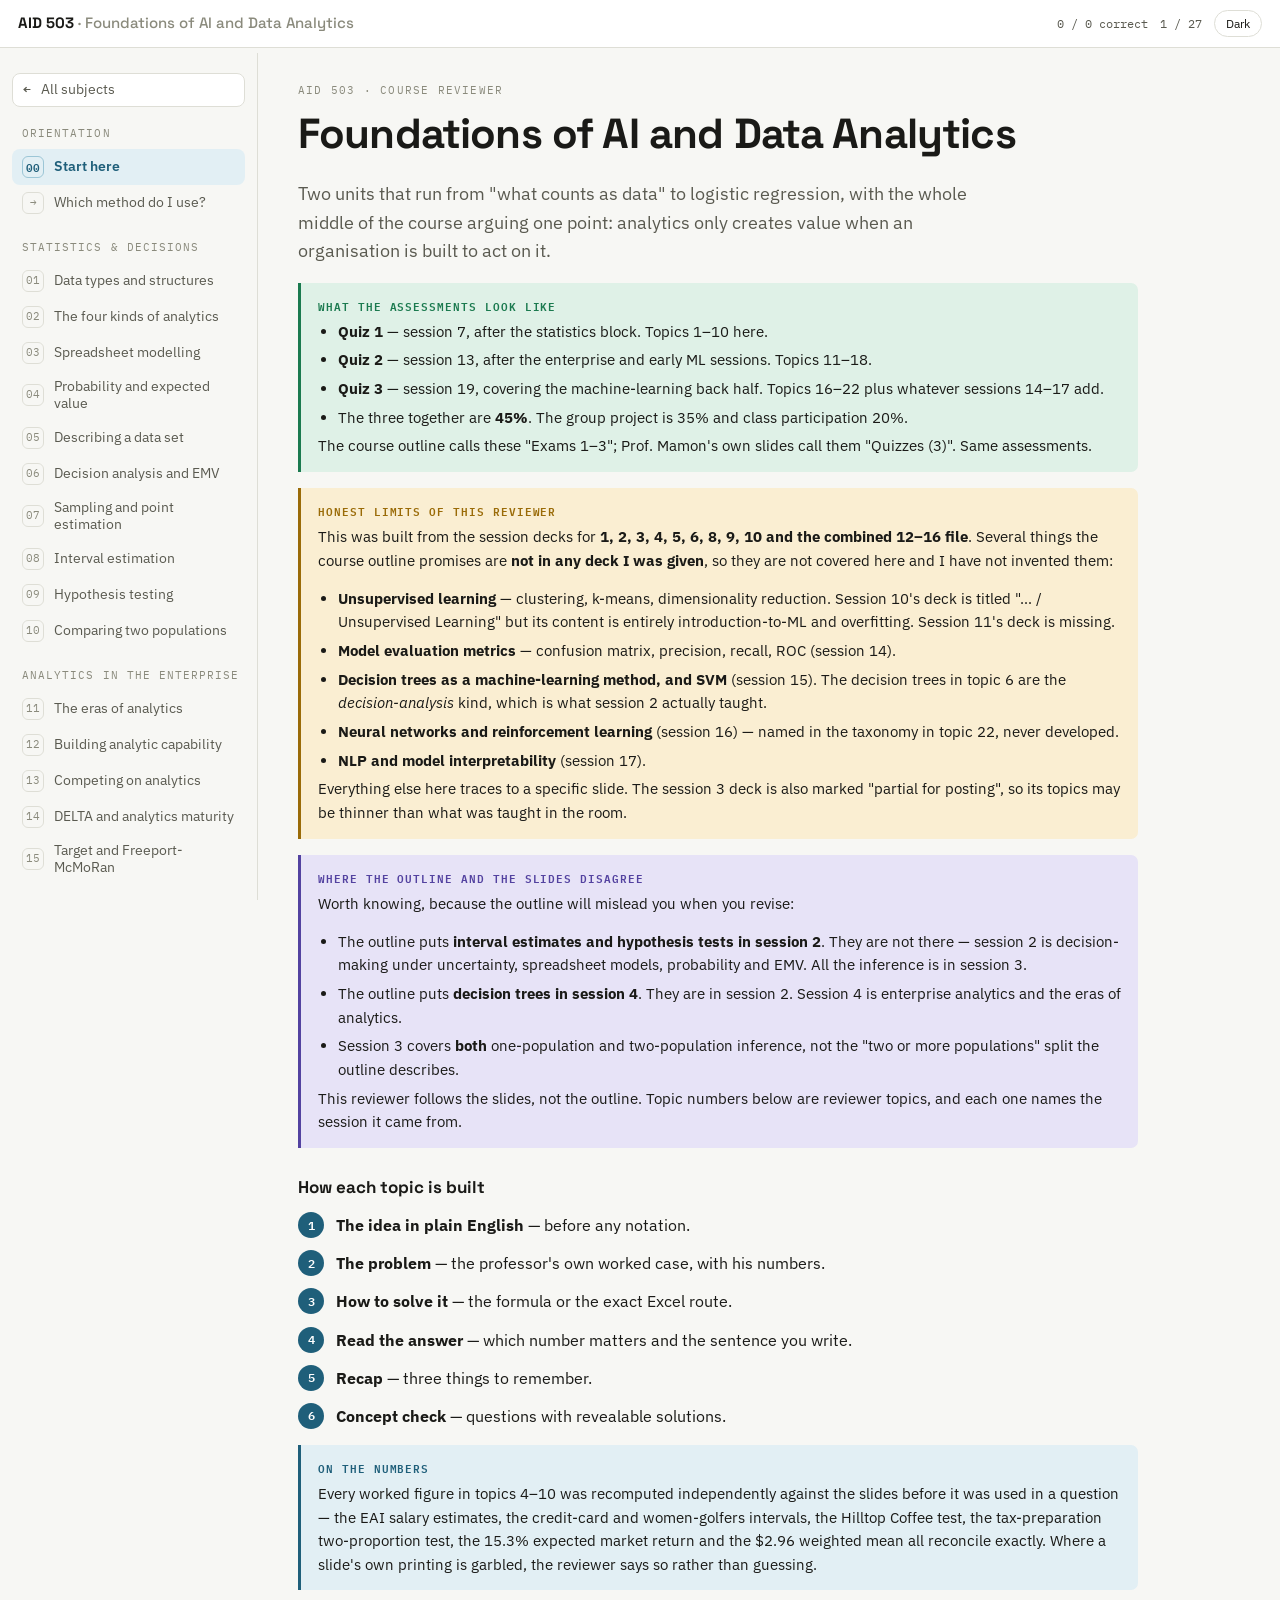
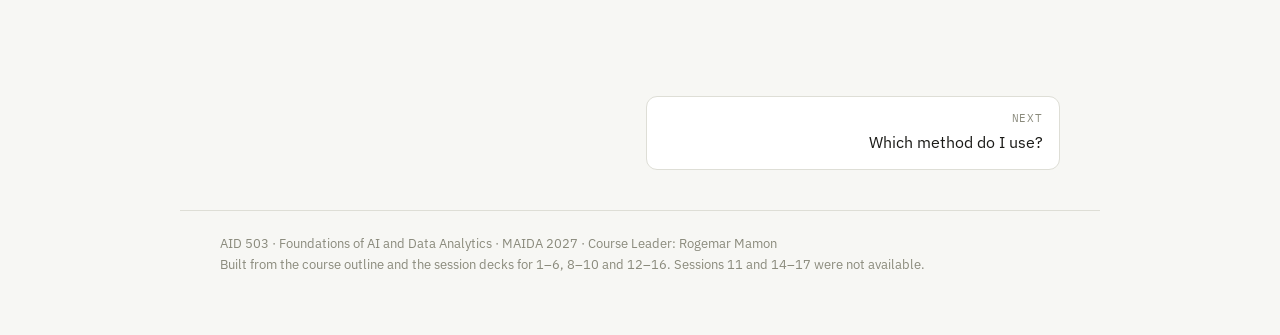
<file: subjects/aid503/index.html>
<!DOCTYPE html>
<html lang="en" data-theme="light">
<head>
<meta charset="utf-8">
<meta name="viewport" content="width=device-width,initial-scale=1">
<title>AID 503 — Foundations of AI and Data Analytics</title>
<link rel="preconnect" href="https://fonts.googleapis.com">
<link rel="preconnect" href="https://fonts.gstatic.com" crossorigin>
<link href="https://fonts.googleapis.com/css2?family=Space+Grotesk:wght@400;500;600;700&family=IBM+Plex+Sans:wght@400;500;600&family=IBM+Plex+Mono:wght@400;500;600&display=swap" rel="stylesheet">
<link rel="stylesheet" href="../../assets/reviewer.css">
</head>
<body>
<a class="skip" href="#main">Skip to content</a>

<header class="topbar">
  <button class="menu-t" id="mt" aria-label="Toggle navigation" aria-expanded="false">☰</button>
  <a class="brand" href="../../index.html">AID 503 <span>· Foundations of AI and Data Analytics</span></a>
  <div class="tb-right">
    <div class="pwrap" title="Concept checks answered"><div class="pfill" id="pbar"></div></div>
    <span id="pscore">0 / 0</span>
    <span id="pageidx"></span>
    <button class="theme" id="theme" aria-label="Toggle dark mode">Dark</button>
  </div>
</header>

<div class="shell">
<nav class="rail" id="rail" aria-label="Sections">
  <a class="rail-home" href="../../index.html"><b>&larr;</b>All subjects</a>
  <div class="rgrp">Orientation</div>
  <a href="#start"><em>00</em>Start here</a>
  <a href="#map"><em>&rarr;</em>Which method do I use?</a>
  <div class="rgrp">Statistics &amp; decisions</div>
  <a href="#t01"><em>01</em>Data types and structures</a>
  <a href="#t02"><em>02</em>The four kinds of analytics</a>
  <a href="#t03"><em>03</em>Spreadsheet modelling</a>
  <a href="#t04"><em>04</em>Probability and expected value</a>
  <a href="#t05"><em>05</em>Describing a data set</a>
  <a href="#t06"><em>06</em>Decision analysis and EMV</a>
  <a href="#t07"><em>07</em>Sampling and point estimation</a>
  <a href="#t08"><em>08</em>Interval estimation</a>
  <a href="#t09"><em>09</em>Hypothesis testing</a>
  <a href="#t10"><em>10</em>Comparing two populations</a>
  <div class="rgrp">Analytics in the enterprise</div>
  <a href="#t11"><em>11</em>The eras of analytics</a>
  <a href="#t12"><em>12</em>Building analytic capability</a>
  <a href="#t13"><em>13</em>Competing on analytics</a>
  <a href="#t14"><em>14</em>DELTA and analytics maturity</a>
  <a href="#t15"><em>15</em>Target and Freeport-McMoRan</a>
  <div class="rgrp">AI and machine learning</div>
  <a href="#t16"><em>16</em>Introduction to machine learning</a>
  <a href="#t17"><em>17</em>Overfitting and validation</a>
  <a href="#t18"><em>18</em>Linear regression</a>
  <a href="#t19"><em>19</em>Features and the dummy trap</a>
  <a href="#t20"><em>20</em>Regularisation</a>
  <a href="#t21"><em>21</em>Logistic regression</a>
  <a href="#t22"><em>22</em>AI taxonomies and society</a>
  <div class="rgrp">Practice</div>
  <a href="#test"><em>✓</em>Comprehensive test</a>
  <a href="#exam"><em>⏱</em>Mock quiz, timed</a>
  <div class="rgrp">Reference</div>
  <a href="#sheet"><em>ƒ</em>Formula sheet</a>
</nav>

<main id="main">

<section id="start">
  <div class="eyebrow">AID 503 · Course reviewer</div>
  <h1>Foundations of AI and Data Analytics</h1>
  <p class="lede">Two units that run from "what counts as data" to logistic regression, with the whole middle of the course arguing one point: analytics only creates value when an organisation is built to act on it.</p>

  <div class="note why"><span class="tag">What the assessments look like</span>
    <ul>
      <li><strong>Quiz 1</strong> — session 7, after the statistics block. Topics 1–10 here.</li>
      <li><strong>Quiz 2</strong> — session 13, after the enterprise and early ML sessions. Topics 11–18.</li>
      <li><strong>Quiz 3</strong> — session 19, covering the machine-learning back half. Topics 16–22 plus whatever sessions 14–17 add.</li>
      <li>The three together are <strong>45%</strong>. The group project is 35% and class participation 20%.</li>
    </ul>
    <p style="margin-bottom:0">The course outline calls these "Exams 1–3"; Prof. Mamon's own slides call them "Quizzes (3)". Same assessments.</p>
  </div>

  <div class="note watch"><span class="tag">Honest limits of this reviewer</span>
    <p>This was built from the session decks for <strong>1, 2, 3, 4, 5, 6, 8, 9, 10 and the combined 12–16 file</strong>. Several things the course outline promises are <strong>not in any deck I was given</strong>, so they are not covered here and I have not invented them:</p>
    <ul>
      <li><strong>Unsupervised learning</strong> — clustering, k-means, dimensionality reduction. Session 10's deck is titled "… / Unsupervised Learning" but its content is entirely introduction-to-ML and overfitting. Session 11's deck is missing.</li>
      <li><strong>Model evaluation metrics</strong> — confusion matrix, precision, recall, ROC (session 14).</li>
      <li><strong>Decision trees as a machine-learning method, and SVM</strong> (session 15). The decision trees in topic 6 are the <em>decision-analysis</em> kind, which is what session 2 actually taught.</li>
      <li><strong>Neural networks and reinforcement learning</strong> (session 16) — named in the taxonomy in topic 22, never developed.</li>
      <li><strong>NLP and model interpretability</strong> (session 17).</li>
    </ul>
    <p style="margin-bottom:0">Everything else here traces to a specific slide. The session 3 deck is also marked "partial for posting", so its topics may be thinner than what was taught in the room.</p>
  </div>

  <div class="note plain"><span class="tag">Where the outline and the slides disagree</span>
    <p>Worth knowing, because the outline will mislead you when you revise:</p>
    <ul>
      <li>The outline puts <strong>interval estimates and hypothesis tests in session 2</strong>. They are not there — session 2 is decision-making under uncertainty, spreadsheet models, probability and EMV. All the inference is in session 3.</li>
      <li>The outline puts <strong>decision trees in session 4</strong>. They are in session 2. Session 4 is enterprise analytics and the eras of analytics.</li>
      <li>Session 3 covers <strong>both</strong> one-population and two-population inference, not the "two or more populations" split the outline describes.</li>
    </ul>
    <p style="margin-bottom:0">This reviewer follows the slides, not the outline. Topic numbers below are reviewer topics, and each one names the session it came from.</p>
  </div>

  <h3>How each topic is built</h3>
  <ol class="steps">
    <li><strong>The idea in plain English</strong> — before any notation.</li>
    <li><strong>The problem</strong> — the professor's own worked case, with his numbers.</li>
    <li><strong>How to solve it</strong> — the formula or the exact Excel route.</li>
    <li><strong>Read the answer</strong> — which number matters and the sentence you write.</li>
    <li><strong>Recap</strong> — three things to remember.</li>
    <li><strong>Concept check</strong> — questions with revealable solutions.</li>
  </ol>

  <div class="note"><span class="tag">On the numbers</span>
    <p style="margin-bottom:0">Every worked figure in topics 4–10 was recomputed independently against the slides before it was used in a question — the EAI salary estimates, the credit-card and women-golfers intervals, the Hilltop Coffee test, the tax-preparation two-proportion test, the 15.3% expected market return and the $2.96 weighted mean all reconcile exactly. Where a slide's own printing is garbled, the reviewer says so rather than guessing.</p>
  </div>
</section>

<!-- ================= DECISION MAP ================= -->
<section id="map">
  <div class="eyebrow">The one decision that matters</div>
  <h2>Which method do I use?</h2>
  <p class="lede">This course puts two different toolkits in front of you — classical statistics and machine learning — and the exam rewards knowing which one a question is asking for. Answer what the question <em>gives</em> you, not what it is about.</p>
  <div class="card" style="padding:20px">
    <div id="crumb" class="mono" style="font-size:12px;color:var(--fg3);min-height:18px;margin-bottom:10px"></div>
    <div id="dmbody"></div>
  </div>

  <h3>The same map as a lookup table</h3>
  <p>For printing, and for when you already know what you are looking for.</p>
  <div class="tw"><table class="dt">
    <thead><tr><th>When the question sounds like…</th><th>Use this</th><th>Where</th></tr></thead>
    <tbody>
      <tr><td>"What happened last quarter?"</td><td class="s">Descriptive analytics</td><td class="m"><a href="#t02">Topic 2</a></td></tr>
      <tr><td>"Why did it happen?"</td><td class="s">Diagnostic analytics</td><td class="m"><a href="#t02">Topic 2</a></td></tr>
      <tr><td>"What will happen?"</td><td class="s">Predictive analytics</td><td class="m"><a href="#t02">Topic 2</a></td></tr>
      <tr><td>"What should we do about it?"</td><td class="s">Prescriptive analytics</td><td class="m"><a href="#t02">Topic 2</a></td></tr>
      <tr><td>"For what volume do we break even?"</td><td class="s">Goal Seek on the profit cell</td><td class="m"><a href="#t03">Topic 3</a></td></tr>
      <tr><td>"How does profit change as the response rate changes?"</td><td class="s">One-way data table</td><td class="m"><a href="#t03">Topic 3</a></td></tr>
      <tr><td>Payoffs, probabilities, and a choice to make</td><td class="s">EMV, then a decision tree if it is sequential</td><td class="m"><a href="#t06">Topic 6</a></td></tr>
      <tr><td>"Estimate the mean / proportion"</td><td class="s">Point estimate: x̄ or p̄</td><td class="m"><a href="#t07">Topic 7</a></td></tr>
      <tr><td>"Give a 95% confidence interval for the mean"</td><td class="s">x̄ ± t<sub>α/2</sub> · s/√n</td><td class="m"><a href="#t08">Topic 8</a></td></tr>
      <tr><td>"Give a confidence interval for the proportion"</td><td class="s">p̄ ± z<sub>α/2</sub> · √(p̄(1−p̄)/n)</td><td class="m"><a href="#t08">Topic 8</a></td></tr>
      <tr><td>"Test the claim that the mean is …"</td><td class="s">One-sample test, p-value approach</td><td class="m"><a href="#t09">Topic 9</a></td></tr>
      <tr><td>"Do the two offices differ in error rate?"</td><td class="s">Two-proportion test with a pooled p̄</td><td class="m"><a href="#t10">Topic 10</a></td></tr>
      <tr><td>Data has labelled outcomes, target is a number</td><td class="s">Linear regression</td><td class="m"><a href="#t18">Topic 18</a></td></tr>
      <tr><td>Data has labelled outcomes, target is yes/no</td><td class="s">Logistic regression</td><td class="m"><a href="#t21">Topic 21</a></td></tr>
      <tr><td>Data has no labels — find the groupings</td><td class="s">Unsupervised learning <em>(not covered — no deck)</em></td><td class="m">—</td></tr>
      <tr><td>Many correlated features, model is overfitting</td><td class="s">Ridge, LASSO or elastic net</td><td class="m"><a href="#t20">Topic 20</a></td></tr>
      <tr><td>"Which features actually matter?"</td><td class="s">LASSO — it zeroes the rest out</td><td class="m"><a href="#t20">Topic 20</a></td></tr>
      <tr><td>Training error low, validation error high</td><td class="s">Overfitting — reduce complexity</td><td class="m"><a href="#t17">Topic 17</a></td></tr>
      <tr><td>Both errors high and similar</td><td class="s">Underfitting — add complexity</td><td class="m"><a href="#t17">Topic 17</a></td></tr>
      <tr><td>A categorical feature with no natural order</td><td class="s">One-hot encoding, and drop one dummy</td><td class="m"><a href="#t19">Topic 19</a></td></tr>
      <tr><td>"How mature is this organisation analytically?"</td><td class="s">DELTA, then the five-stage model</td><td class="m"><a href="#t14">Topic 14</a></td></tr>
    </tbody>
  </table></div>
</section>

<!-- ================= TOPIC 1 ================= -->
<section id="t01">
  <div class="lessonhead"><span class="lnum">01</span><div class="eyebrow">Session 1 · Quiz 1</div></div>
  <h2>Data types and structures</h2>
  <span class="pill mid">Quiz 1</span><span class="pill fm">Conceptual</span>

  <div class="primer">
    <div class="ptag">The idea, in plain English</div>
    <div class="phook">What you are allowed to do to a number depends on what the number <em>means</em>, not on the fact that it is a number.</div>
    <p class="pana">A jersey number and a salary are both numeric, but averaging jerseys is nonsense and averaging salaries is not. Before any analysis, the first question is always which kind of variable you are holding — because that single answer decides which methods are even available to you.</p>
    <div class="pgrid">
      <div class="pcell"><b>You're asking</b><span>What kind of variable is this?</span></div>
      <div class="pcell"><b>It decides</b><span>Which statistical analysis is legitimate.</span></div>
      <div class="pcell"><b>The rule of thumb</b><span>Quantitative data gives you more options than categorical.</span></div>
    </div>
  </div>

  <h3>The two branches</h3>
  <div class="tw"><table class="dt">
    <thead><tr><th>Type</th><th>What it records</th><th>Scales</th><th>Arithmetic?</th></tr></thead>
    <tbody>
      <tr><td class="s">Quantitative</td><td>How many (discrete) or how much (continuous)</td><td>Interval, ratio</td><td>Yes — ordinary arithmetic is meaningful</td></tr>
      <tr><td class="s">Categorical</td><td>A label or name identifying an attribute</td><td>Nominal, ordinal</td><td>No — analysis is "rather limited"</td></tr>
    </tbody>
  </table></div>

  <div class="note watch"><span class="tag">The trap</span>
    <p>Categorical data <strong>can be numeric</strong>. A postal code, a customer ID, a Likert response coded 1–5 — all numeric on the page, all categorical in meaning. The slides say this explicitly: categorical data "can be either numeric or nonnumeric". Deciding by looking at the column is how people get this wrong.</p>
  </div>

  <h3>The transactional example</h3>
  <p>Session 1 puts a Grab Food receipt on screen and asks: what are the variables, and how would you characterise them? That is the exam-shaped version of this topic — you are handed a real artefact and asked to classify what is in it.</p>
  <div class="tw"><table class="dt">
    <thead><tr><th>Field on the receipt</th><th>Type</th><th>Scale</th></tr></thead>
    <tbody>
      <tr><td>Order total (₱)</td><td class="s">Quantitative, continuous</td><td>Ratio</td></tr>
      <tr><td>Number of items</td><td class="s">Quantitative, discrete</td><td>Ratio</td></tr>
      <tr><td>Restaurant name</td><td class="s">Categorical</td><td>Nominal</td></tr>
      <tr><td>Payment method</td><td class="s">Categorical</td><td>Nominal</td></tr>
      <tr><td>Delivery rating (1–5 stars)</td><td class="s">Categorical</td><td>Ordinal</td></tr>
      <tr><td>Order timestamp</td><td class="s">Quantitative, continuous</td><td>Interval</td></tr>
    </tbody>
  </table></div>

  <div class="note plain"><span class="tag">Say it in plain words</span>
    <p>"Numbers you can add up" versus "names you can only count". Everything else follows from that.</p>
  </div>

  <div class="note recap"><span class="tag">Recap</span>
    <ul>
      <li><strong>Quantitative</strong> = how many or how much, always numeric, arithmetic is meaningful.</li>
      <li><strong>Categorical</strong> = a label, nominal or ordinal, and it may well look numeric.</li>
      <li><strong>The type chooses the method.</strong> Quantitative data has more methods available to it.</li>
    </ul>
  </div>

  <div class="quiz"><h3>Concept check</h3><div data-quiz="t01"></div></div>
</section>

<!-- ================= TOPIC 2 ================= -->
<section id="t02">
  <div class="lessonhead"><span class="lnum">02</span><div class="eyebrow">Session 1 · Quiz 1</div></div>
  <h2>The four kinds of analytics</h2>
  <span class="pill mid">Quiz 1</span><span class="pill fm">Conceptual · high yield</span>

  <div class="primer">
    <div class="ptag">The idea, in plain English</div>
    <div class="phook">Four questions, arranged along time: what happened, why, what will happen, and what should we do.</div>
    <p class="pana">This taxonomy is the spine of the whole course — the enterprise sessions use it to grade organisations, and the AI sessions position machine learning as the predictive and prescriptive end of it. If you remember one framework from AID 503, this is the one.</p>
    <div class="pgrid">
      <div class="pcell"><b>You're asking</b><span>What is this analysis <em>for</em>?</span></div>
      <div class="pcell"><b>It orders</b><span>Past → present → future.</span></div>
      <div class="pcell"><b>Moving right</b><span>Means moving from information to insight.</span></div>
    </div>
  </div>

  <h3>The four categories</h3>
  <div class="tw"><table class="dt">
    <thead><tr><th>Category</th><th>The question</th><th>Examples from the deck</th></tr></thead>
    <tbody>
      <tr><td class="s">Descriptive</td><td>What happened?</td><td>Data queries, standard reports, descriptive statistics, data visualisation, cluster analysis, what-if spreadsheet models</td></tr>
      <tr><td class="s">Diagnostic</td><td>Why did it happen?</td><td>Drill-down analysis, correlation analysis, cohort analysis, statistical hypothesis testing, root cause analysis</td></tr>
      <tr><td class="s">Predictive</td><td>What will happen?</td><td>Linear regression, time series analysis, predictive data mining</td></tr>
      <tr><td class="s">Prescriptive</td><td>What is the best course of action?</td><td>Optimisation, simulation, decision analysis</td></tr>
    </tbody>
  </table></div>

  <div class="note watch"><span class="tag">The trap</span>
    <p>Two placements catch people out. <strong>Cluster analysis is listed under descriptive</strong>, not predictive — it describes structure that is already in the data. And <strong>hypothesis testing is diagnostic</strong>, not descriptive — it is explaining a relationship, which is the "why" question. Learn the deck's own lists; they are not always where intuition puts them.</p>
  </div>

  <h3>Information versus insight</h3>
  <p>The deck lays the same four questions on a grid with a second axis. Reporting, alerts and extrapolation sit on the <strong>information</strong> row; modelling, recommendation and optimisation sit on the <strong>insight</strong> row. The slide's own conclusion:</p>
  <div class="card">
    <p style="margin-bottom:0">"To provide information is a pre-requisite to doing analytics but development is needed to move up to insighting."</p>
  </div>

  <h3>What analytics is, formally</h3>
  <div class="fx">Davenport et al., Competing on Analytics (2006/7):

"the extensive use of data, statistical and quantitative
analysis, exploratory and predictive models, and fact-based
management to drive decisions and actions"</div>
  <p>And the shorter line the deck offers alongside it: analytics is <strong>the scientific process of transforming data into insights for making better decisions</strong>.</p>

  <div class="note recap"><span class="tag">Recap</span>
    <ul>
      <li><strong>Descriptive → diagnostic → predictive → prescriptive</strong>, running past to future.</li>
      <li><strong>Cluster analysis is descriptive; hypothesis testing is diagnostic.</strong> Both surprise people.</li>
      <li><strong>Information is the prerequisite, insight is the goal</strong> — reporting alone is not analytics.</li>
    </ul>
  </div>

  <div class="quiz"><h3>Concept check</h3><div data-quiz="t02"></div></div>
</section>

<!-- ================= TOPIC 3 ================= -->
<section id="t03">
  <div class="lessonhead"><span class="lnum">03</span><div class="eyebrow">Sessions 1–3 · Quiz 1</div></div>
  <h2>Spreadsheet modelling</h2>
  <span class="pill mid">Quiz 1</span><span class="pill tp">Excel</span><span class="pill fm">Computational</span>

  <div class="primer">
    <div class="ptag">The idea, in plain English</div>
    <div class="phook">Separate what you were given, what you get to choose, and what you want to know — then wire them together with formulas.</div>
    <p class="pana">A spreadsheet model is not a pile of numbers; it is three kinds of cell. Inputs are fixed facts. Decision variables are the levers you control. Outputs are what you actually care about, and they are computed, never typed. Get that separation right and sensitivity analysis, charting and Goal Seek all become free.</p>
    <div class="pgrid">
      <div class="pcell"><b>Inputs</b><span>Given, fixed for this model.</span></div>
      <div class="pcell"><b>Decision variables</b><span>What the decision maker controls.</span></div>
      <div class="pcell"><b>Outputs</b><span>Determined by the other two.</span></div>
    </div>
  </div>

  <h3>The three worked cases</h3>
  <div class="tw"><table class="dt">
    <thead><tr><th>Case</th><th>Session</th><th>What it teaches</th></tr></thead>
    <tbody>
      <tr><td class="s">Ordering NCAA T-shirts</td><td>1</td><td>Building in stages; formulas that work whether demand is above or below the order quantity</td></tr>
      <tr><td class="s">Woodworks bookshelf costs</td><td>2</td><td>Relative versus absolute addressing; copyable formulas; line charts from multiple series</td></tr>
      <tr><td class="s">Quality Sweaters catalogue</td><td>2, repeated in 3</td><td>Range names, one-way data tables, Goal Seek, formula auditing</td></tr>
    </tbody>
  </table></div>

  <h3>The break-even problem</h3>
  <p>Quality Sweaters prints a catalogue and mails it. The deck gives these numbers:</p>
  <div class="tw"><table class="dt">
    <thead><tr><th>Item</th><th class="n">Value</th></tr></thead>
    <tbody>
      <tr><td>Fixed cost of printing</td><td class="n">$20,000</td></tr>
      <tr><td>Printing cost per catalogue</td><td class="n">$0.10</td></tr>
      <tr><td>Mailing cost per catalogue</td><td class="n">$0.15</td></tr>
      <tr><td>Extra cost per reply envelope used</td><td class="n">$0.20</td></tr>
      <tr><td>Average order size</td><td class="n">$40</td></tr>
      <tr><td>Variable cost per order (80% of value)</td><td class="n">$32</td></tr>
      <tr><td>Catalogues mailed</td><td class="n">100,000</td></tr>
    </tbody>
  </table></div>

  <p>With response rate <em>r</em>, the number of orders is 100,000<em>r</em>, each contributing $40 − $32 − $0.20 = $7.80 after its own variable costs and envelope. The fixed side is $20,000 + 100,000(0.10 + 0.15) = $45,000.</p>

  <div class="fx">Profit(r) = 100,000r × 7.80 − 45,000

Break even:  100,000r × 7.80 = 45,000
             r = 45,000 / 780,000 = 0.0577 → about 5.77%</div>

  <div class="note watch"><span class="tag">The trap</span>
    <p>The $0.20 reply-envelope cost is incurred <strong>only by respondents</strong>, not by every catalogue mailed. Putting it in the fixed block — 100,000 × $0.20 — inflates fixed costs by $20,000 and gives the wrong break-even. Read which quantity each cost attaches to.</p>
  </div>

  <h3>The two Excel tools</h3>
  <div class="path"><span>Data</span><i>→</i><span>What-If Analysis</span><i>→</i><span class="last">Goal Seek</span></div>
  <div class="dlg">
    <div class="bar">Goal Seek</div>
    <div class="bd">
      <div class="fld"><label>Set cell</label><span class="inp">Profit</span></div>
      <div class="fld key"><label>To value</label><span class="inp">0</span></div>
      <div class="fld"><label>By changing cell</label><span class="inp">Response rate</span></div>
    </div>
  </div>
  <p>Goal Seek solves <strong>one equation in one unknown</strong> — it varies a single input cell to force a single output cell to a chosen value. A one-way <strong>data table</strong> answers the other question: it shows what happens to selected outputs as a selected input varies across a range. Data tables are also called what-if tables.</p>

  <div class="note plain"><span class="tag">Say it in plain words</span>
    <p>Goal Seek asks "what input gets me to this exact answer?" A data table asks "what answers do I get across this whole range of inputs?"</p>
  </div>

  <div class="note recap"><span class="tag">Recap</span>
    <ul>
      <li><strong>Inputs, decision variables, outputs</strong> — outputs are always formulas, never typed values.</li>
      <li><strong>Goal Seek</strong> = one equation, one unknown. <strong>Data table</strong> = sweep an input across a range.</li>
      <li><strong>Attach each cost to the right driver</strong> — per catalogue mailed or per order received.</li>
    </ul>
  </div>

  <div class="quiz"><h3>Concept check</h3><div data-quiz="t03"></div></div>
</section>

<!-- ================= TOPIC 4 ================= -->
<section id="t04">
  <div class="lessonhead"><span class="lnum">04</span><div class="eyebrow">Session 2 · Quiz 1</div></div>
  <h2>Probability and expected value</h2>
  <span class="pill mid">Quiz 1</span><span class="pill fm">Computational</span>

  <div class="primer">
    <div class="ptag">The idea, in plain English</div>
    <div class="phook">A probability is a number between 0 and 1 measuring how likely something is — and where that number comes from is itself a choice.</div>
    <p class="pana">The deck is careful about something most courses skip: there are three legitimate ways to assign a probability, and which one you use depends on what you have. Equally likely outcomes, historical frequencies, or informed judgement. Managers mostly live in the third.</p>
    <div class="pgrid">
      <div class="pcell"><b>Near 0</b><span>The event is quite unlikely.</span></div>
      <div class="pcell"><b>Near 1</b><span>The event is almost certain.</span></div>
      <div class="pcell"><b>They must sum to 1</b><span>Across all experimental outcomes.</span></div>
    </div>
  </div>

  <h3>The two requirements</h3>
  <div class="fx">0 ≤ P(Eᵢ) ≤ 1     for every outcome i

P(E₁) + P(E₂) + … + P(Eₙ) = 1</div>

  <h3>Three ways to assign them</h3>
  <div class="tw"><table class="dt">
    <thead><tr><th>Method</th><th>Basis</th><th>Deck's example</th></tr></thead>
    <tbody>
      <tr><td class="s">Classical</td><td>Equally likely outcomes — each gets 1/n</td><td>Rolling a die: each face is 1/6</td></tr>
      <tr><td class="s">Relative frequency</td><td>Experimentation or historical data</td><td>X-ray department waiting times over 20 days</td></tr>
      <tr><td class="s">Subjective</td><td>Judgement and experience, expressing degree of belief</td><td>Tom and Mary pricing the same house offer differently</td></tr>
    </tbody>
  </table></div>

  <div class="note watch"><span class="tag">The trap</span>
    <p>Two people assigning different subjective probabilities to the same event are <strong>not both wrong</strong>. In the deck's example Mary puts the offer's acceptance at 0.8 and Tom at 0.6, and the slide presents both as legitimate — a subjective probability expresses degree of belief. The requirement is internal consistency (each set sums to 1), not agreement between people.</p>
  </div>

  <h3>Expected value: the market-return case</h3>
  <p>An investor sees five scenarios for the national economy in the coming year:</p>
  <div class="tw"><table class="dt">
    <thead><tr><th>Economic outcome</th><th class="n">Market return</th><th class="n">Probability</th></tr></thead>
    <tbody>
      <tr><td>Rapid expansion</td><td class="n">23%</td><td class="n">0.12</td></tr>
      <tr><td>Moderate expansion</td><td class="n">18%</td><td class="n">0.40</td></tr>
      <tr><td>No growth</td><td class="n">15%</td><td class="n">0.25</td></tr>
      <tr><td>Moderate contraction</td><td class="n">9%</td><td class="n">0.15</td></tr>
      <tr><td>Serious contraction</td><td class="n">3%</td><td class="n">0.08</td></tr>
    </tbody>
  </table></div>

  <div class="card">
    <div class="fx">E(R) = Σ p·R

     = 0.12(23) + 0.40(18) + 0.25(15) + 0.15(9) + 0.08(3)
     = 2.76 + 7.20 + 3.75 + 1.35 + 0.24</div>
    <div class="ans"><small>Expected return</small>15.3%</div>
    <p style="margin-bottom:0">Note that 15.3% is not one of the five listed returns, and it never has to be. An expected value is a weighted average, not a forecast of what will actually occur.</p>
  </div>

  <div class="note recap"><span class="tag">Recap</span>
    <ul>
      <li><strong>Every probability sits in [0,1] and the set sums to 1.</strong></li>
      <li><strong>Classical, relative frequency, subjective</strong> — three legitimate sources, chosen by what you have.</li>
      <li><strong>Expected value weights each outcome by its probability</strong>, and need not equal any outcome.</li>
    </ul>
  </div>

  <div class="quiz"><h3>Concept check</h3><div data-quiz="t04"></div></div>
</section>

<!-- ================= TOPIC 5 ================= -->
<section id="t05">
  <div class="lessonhead"><span class="lnum">05</span><div class="eyebrow">Session 2 · Quiz 1</div></div>
  <h2>Describing a data set</h2>
  <span class="pill mid">Quiz 1</span><span class="pill fm">Computational</span>

  <div class="primer">
    <div class="ptag">The idea, in plain English</div>
    <div class="phook">Two numbers describe most data sets: where the centre is, and how spread out things are around it.</div>
    <p class="pana">The mean answers "what is typical". The variance and standard deviation answer "how typical is typical" — whether the data huddles near the centre or scatters widely. Nearly every inferential method later in the course is built on this pair.</p>
    <div class="pgrid">
      <div class="pcell"><b>Centre</b><span>Mean, or weighted mean.</span></div>
      <div class="pcell"><b>Spread</b><span>Variance, then its square root.</span></div>
      <div class="pcell"><b>Why the root</b><span>To get back to the original units.</span></div>
    </div>
  </div>

  <h3>Simple mean</h3>
  <p>Twelve business graduates' monthly starting salaries sum to $71,280.</p>
  <div class="fx">x̄ = Σxᵢ / n = 71,280 / 12 = $5,940</div>

  <h3>Weighted mean — and why it matters</h3>
  <p>Five purchases of the same raw material, at different prices and very different volumes:</p>
  <div class="tw"><table class="dt">
    <thead><tr><th>Purchase</th><th class="n">Cost per pound ($)</th><th class="n">Pounds</th><th class="n">w·x</th></tr></thead>
    <tbody>
      <tr><td>1</td><td class="n">3.00</td><td class="n">1,200</td><td class="n">3,600</td></tr>
      <tr><td>2</td><td class="n">3.40</td><td class="n">500</td><td class="n">1,700</td></tr>
      <tr><td>3</td><td class="n">2.80</td><td class="n">2,750</td><td class="n">7,700</td></tr>
      <tr><td>4</td><td class="n">2.90</td><td class="n">1,000</td><td class="n">2,900</td></tr>
      <tr><td>5</td><td class="n">3.25</td><td class="n">800</td><td class="n">2,600</td></tr>
      <tr><td><strong>Total</strong></td><td class="n">—</td><td class="n"><strong>6,250</strong></td><td class="n"><strong>18,500</strong></td></tr>
    </tbody>
  </table></div>

  <div class="card">
    <div class="fx">Weighted:  x̄ = Σwᵢxᵢ / Σwᵢ = 18,500 / 6,250 = $2.96

Unweighted: (3.00+3.40+2.80+2.90+3.25) / 5 = 15.35 / 5 = $3.07</div>
    <div class="ans"><small>Weighted mean</small>$2.96</div>
    <p style="margin-bottom:0">Eleven cents apart, and the weighted figure is the true average cost per pound. The cheapest price (2.80) carries the largest volume (2,750 lb), so it pulls the real average down — something the simple mean cannot see.</p>
  </div>

  <div class="note watch"><span class="tag">The trap</span>
    <p>The slide for this table has an <strong>OCR-garbled cell</strong> — purchase 5's cost renders as "255755". The surrounding arithmetic is unambiguous: 2,600 / 800 = $3.25, and that value makes the column total 18,500 exactly. If you are reading the same slide, use 3.25.</p>
  </div>

  <h3>Variance and standard deviation</h3>
  <div class="fx">Sample:      s² = Σ(xᵢ − x̄)² / (n − 1)        s = √s²

Population:  σ² = Σ(xᵢ − µ)² / N             σ = √σ²</div>
  <p>The only structural difference is the denominator: <strong>n − 1</strong> for a sample, <strong>N</strong> for a population.</p>

  <div class="note plain"><span class="tag">Say it in plain words</span>
    <p>Variance is the average squared distance from the mean. Squaring stops positive and negative deviations cancelling; taking the root afterwards puts the answer back into pesos, pounds or whatever you started with.</p>
  </div>

  <div class="note recap"><span class="tag">Recap</span>
    <ul>
      <li><strong>Weight by volume when volumes differ</strong> — the unweighted mean answers a different question.</li>
      <li><strong>n − 1 for a sample, N for a population.</strong></li>
      <li><strong>Standard deviation is the square root of variance</strong>, and is in the original units.</li>
    </ul>
  </div>

  <div class="quiz"><h3>Concept check</h3><div data-quiz="t05"></div></div>
</section>

<!-- ================= TOPIC 6 ================= -->
<section id="t06">
  <div class="lessonhead"><span class="lnum">06</span><div class="eyebrow">Session 2 · Quiz 1</div></div>
  <h2>Decision analysis and EMV</h2>
  <span class="pill mid">Quiz 1</span><span class="pill fm">Computational · conceptual</span>

  <div class="note plain"><span class="tag">Which decision trees these are</span>
    <p>These are <strong>decision-analysis</strong> trees — decision nodes, chance nodes, payoffs, probabilities. They are not the CART classification trees of machine learning, which share the name and nothing else. The course outline lists decision trees under session 4; the slides actually teach them here, in session 2, as the graphical form of EMV.</p>
  </div>

  <div class="primer">
    <div class="ptag">The idea, in plain English</div>
    <div class="phook">When you must choose before the uncertainty resolves, score each option by its probability-weighted average payoff and take the best one.</div>
    <p class="pana">You cannot wait to see which outcome happens — that is what makes the decision hard. So you value each option by what it would earn on average if you faced the same gamble many times, and pick the highest. That number is the expected monetary value.</p>
    <div class="pgrid">
      <div class="pcell"><b>You're asking</b><span>Which decision, before knowing the outcome?</span></div>
      <div class="pcell"><b>It weights</b><span>Each payoff by its probability.</span></div>
      <div class="pcell"><b>Highest EMV</b><span>Is the preferred decision.</span></div>
    </div>
  </div>

  <h3>Uncertainty is not risk</h3>
  <div class="tw"><table class="dt">
    <thead><tr><th></th><th>Uncertainty</th><th>Risk</th></tr></thead>
    <tbody>
      <tr><td class="s">What it is</td><td>Something that simply exists</td><td>Depends on your position</td></tr>
      <tr><td class="s">Your control</td><td>You typically have none</td><td>Follows from your exposure</td></tr>
      <tr><td class="s">The test</td><td colspan="2">If an uncertain event makes no difference to you, there is <strong>no risk</strong> — though the uncertainty is unchanged.</td></tr>
    </tbody>
  </table></div>

  <h3>The six elements of a decision problem</h3>
  <ol class="steps">
    <li>A problem has been identified that requires a solution.</li>
    <li>A number of possible decisions have been identified.</li>
    <li>Each decision leads to a number of possible outcomes.</li>
    <li>There is uncertainty about which outcome will occur, and probabilities are assessed.</li>
    <li>For each decision and outcome, a payoff is received or a cost incurred.</li>
    <li>A "best" decision must be chosen using an appropriate decision criterion.</li>
  </ol>

  <h3>Four criteria, and why EMV wins</h3>
  <div class="tw"><table class="dt">
    <thead><tr><th>Criterion</th><th>What it looks at</th><th>Temperament</th></tr></thead>
    <tbody>
      <tr><td>Best of the worst outcomes</td><td>The worst case for each decision</td><td>Pessimistic</td></tr>
      <tr><td>Best 5th percentile</td><td>The lower tail of each distribution</td><td>Risk-conscious</td></tr>
      <tr><td>Best of the best outcomes</td><td>The best case for each decision</td><td>Optimistic</td></tr>
      <tr><td>Smallest variance</td><td>Spread of outcomes</td><td>Stability-seeking</td></tr>
      <tr><td class="s">EMV</td><td>Probability-weighted average payoff</td><td>The deck's preferred criterion</td></tr>
    </tbody>
  </table></div>

  <div class="note watch"><span class="tag">The trap</span>
    <p>The deck states flatly that <strong>"the EMV criterion doesn't guarantee good outcomes."</strong> Choosing the highest EMV and then losing money does not mean you decided badly — it means the gamble went against you. Exam questions like to probe whether you understand that EMV judges the <em>decision</em>, not the result. The criterion also asks you to value a decision with a given EMV the same as a sure amount equal to that EMV, which is exactly where real risk-averse managers depart from it.</p>
  </div>

  <h3>Worked EMV</h3>
  <div class="card">
    <p>A vendor chooses between two order quantities. Demand is high with probability 0.6 and low with probability 0.4.</p>
    <div class="tw"><table class="dt">
      <thead><tr><th>Decision</th><th class="n">Payoff if high (0.6)</th><th class="n">Payoff if low (0.4)</th><th class="n">EMV</th></tr></thead>
      <tbody>
        <tr><td>Order large</td><td class="n">$12,000</td><td class="n">−$3,000</td><td class="n">$6,000</td></tr>
        <tr><td>Order small</td><td class="n">$6,500</td><td class="n">$4,000</td><td class="n">$5,500</td></tr>
      </tbody>
    </table></div>
    <div class="fx">Large:  0.6(12,000) + 0.4(−3,000) = 7,200 − 1,200 = 6,000
Small:  0.6(6,500)  + 0.4(4,000)  = 3,900 + 1,600 = 5,500</div>
    <div class="verdict keep">Order large — EMV $6,000</div>
    <p style="margin-bottom:0">And note what the criterion ignores: ordering large can lose $3,000, ordering small never loses anything. A minimax decision maker picks the opposite way.</p>
  </div>

  <h3>The tree</h3>
  <p>A decision tree is the graphical form of the same calculation, and earns its keep when decisions are <strong>sequential</strong> — when one choice happens, an outcome is revealed, and then another choice follows. It shows the order of events, the probabilities and the monetary values in one picture.</p>
  <div class="fx">□ decision node  — you choose the branch
○ chance node    — probability chooses the branch
◁ terminal       — the payoff

Solve by rolling back: compute EMV at each chance node,
take the best branch at each decision node, work right to left.</div>

  <div class="note recap"><span class="tag">Recap</span>
    <ul>
      <li><strong>EMV = Σ (probability × payoff)</strong>, and the largest EMV is the preferred decision.</li>
      <li><strong>A good decision can have a bad outcome.</strong> EMV does not guarantee results.</li>
      <li><strong>Trees are for sequential decisions</strong>, solved by rolling back from right to left.</li>
    </ul>
  </div>

  <div class="quiz"><h3>Concept check</h3><div data-quiz="t06"></div></div>
</section>

<!-- ================= TOPIC 7 ================= -->
<section id="t07">
  <div class="lessonhead"><span class="lnum">07</span><div class="eyebrow">Sessions 1–3 · Quiz 1</div></div>
  <h2>Sampling and point estimation</h2>
  <span class="pill mid">Quiz 1</span><span class="pill fm">Computational · vocabulary</span>

  <div class="primer">
    <div class="ptag">The idea, in plain English</div>
    <div class="phook">You cannot measure everyone, so you measure some and accept that your answer is an estimate with a known way of being wrong.</div>
    <p class="pana">Point estimation is the simplest form of statistical inference: compute the sample's version of the quantity you want and use it as your guess at the population's. The sample mean estimates the population mean, the sample proportion estimates the population proportion. Everything in topics 8 to 10 is about quantifying how wrong that guess might be.</p>
    <div class="pgrid">
      <div class="pcell"><b>You're asking</b><span>What is the population value?</span></div>
      <div class="pcell"><b>You compute</b><span>The same quantity in the sample.</span></div>
      <div class="pcell"><b>You accept</b><span>Different samples give different estimates.</span></div>
    </div>
  </div>

  <h3>The vocabulary, which is examinable</h3>
  <div class="tw"><table class="dt">
    <thead><tr><th>Term</th><th>Definition from the slides</th></tr></thead>
    <tbody>
      <tr><td class="s">Element</td><td>The entity on which data are collected</td></tr>
      <tr><td class="s">Population</td><td>A collection of all the elements of interest</td></tr>
      <tr><td class="s">Sample</td><td>A subset of the population</td></tr>
      <tr><td class="s">Sampled population</td><td>The population from which the sample is drawn</td></tr>
      <tr><td class="s">Frame</td><td>A list of the elements that the sample will be selected from</td></tr>
      <tr><td class="s">Target population</td><td>The population we want to make inferences about</td></tr>
    </tbody>
  </table></div>

  <div class="note watch"><span class="tag">The trap</span>
    <p>The <strong>sampled population and the target population are different things</strong>, and the deck's "Practical Advice" slide exists entirely to make that point. You want to know about all Filipino consumers (target) but you sampled from a list of mall shoppers (sampled). Whenever they diverge, your inference is about the list, not about the thing you cared about. The slide's requirement is that the two be "in close agreement".</p>
  </div>

  <h3>Finite versus infinite populations</h3>
  <div class="tw"><table class="dt">
    <thead><tr><th></th><th>Finite</th><th>Infinite</th></tr></thead>
    <tbody>
      <tr><td class="s">Defined by</td><td>A list — membership roster, account numbers, inventory numbers</td><td>An ongoing process with no upper limit</td></tr>
      <tr><td class="s">Examples</td><td>Credit card accounts, product numbers</td><td>Parts on a production line, bank transactions, help-desk calls, customers entering a store</td></tr>
      <tr><td class="s">Frame</td><td>Can be constructed</td><td>Cannot — so random number selection is unavailable</td></tr>
      <tr><td class="s">Requirement</td><td>Every possible sample of size n equally likely</td><td>Each element from the population of interest, and each selected independently</td></tr>
    </tbody>
  </table></div>

  <h3>The EAI worked case</h3>
  <p>A simple random sample of 30 employees is drawn from a firm of 2,500, recording annual salary and whether the employee completed the management training programme.</p>
  <div class="card">
    <div class="fx">x̄ = Σxᵢ / n   = 2,154,420 / 30 = $71,814

s  = √[Σ(xᵢ−x̄)²/(n−1)] = √(325,009,260 / 29) = $3,348

p̄  = x / n   = 19 / 30 = 0.63</div>
    <div class="tw"><table class="dt">
      <thead><tr><th>Quantity</th><th class="n">Point estimate</th><th class="n">True population value</th></tr></thead>
      <tbody>
        <tr><td>Mean annual salary</td><td class="n">$71,814</td><td class="n">$71,800</td></tr>
        <tr><td>Standard deviation of salary</td><td class="n">$3,348</td><td class="n">$4,000</td></tr>
        <tr><td>Proportion completing MTP</td><td class="n">0.63</td><td class="n">0.60</td></tr>
      </tbody>
    </table></div>
    <p style="margin-bottom:0">This table is the whole lesson. The estimates are close but <strong>none is exact</strong>, and a different random sample would have produced a different set. That gap is what interval estimation exists to describe.</p>
  </div>

  <div class="note plain"><span class="tag">Say it in plain words</span>
    <p>An estimator is the recipe (x̄, s, p̄); an estimate is the number it produced this time. Because the recipe is applied to a random sample, the estimator is itself a random variable.</p>
  </div>

  <div class="note recap"><span class="tag">Recap</span>
    <ul>
      <li><strong>x̄ estimates µ, p̄ estimates p, s estimates σ.</strong></li>
      <li><strong>Different samples give different estimates</strong> — that variability is the whole subject.</li>
      <li><strong>Target population ≠ sampled population</strong> unless you have checked that it is.</li>
    </ul>
  </div>

  <div class="quiz"><h3>Concept check</h3><div data-quiz="t07"></div></div>
</section>

<!-- ================= TOPIC 8 ================= -->
<section id="t08">
  <div class="lessonhead"><span class="lnum">08</span><div class="eyebrow">Session 3 · Quiz 1</div></div>
  <h2>Interval estimation</h2>
  <span class="pill mid">Quiz 1</span><span class="pill tp">Excel</span><span class="pill fm">Computational · high yield</span>

  <div class="primer">
    <div class="ptag">The idea, in plain English</div>
    <div class="phook">Report a range instead of a single number, and say how confident you are that the range contains the truth.</div>
    <p class="pana">A point estimate cannot be expected to hit the population parameter exactly. So you add and subtract a margin of error, producing an interval. The margin is built from three things: how spread out the data is, how much of it you have, and how confident you want to be.</p>
    <div class="pgrid">
      <div class="pcell"><b>You're asking</b><span>How close is my estimate likely to be?</span></div>
      <div class="pcell"><b>Wider interval</b><span>More confidence, or noisier data.</span></div>
      <div class="pcell"><b>Narrower interval</b><span>More data — n is under the root.</span></div>
    </div>
  </div>

  <div class="fx">Point estimate ± Margin of error</div>

  <h3>Interval for a mean — credit card debt</h3>
  <p>70 households, mean credit card debt $9,312, sample standard deviation $4,007. Build a 95% confidence interval.</p>
  <div class="card">
    <div class="fx">x̄ ± t(α/2) · s/√n

9,312 ± 1.995 × 4,007/√70
9,312 ± 1.995 × 478.9
9,312 ± 955</div>
    <div class="ans"><small>95% CI</small>$8,357 to $10,267</div>
    <p style="margin-bottom:0">The sentence to write: <em>"We are 95% confident that the mean credit card debt for the population of U.S. households is between $8,357 and $10,267."</em></p>
  </div>

  <h3>Interval for a proportion — women golfers</h3>
  <p>900 women golfers surveyed; 396 were satisfied with the availability of tee times.</p>
  <div class="card">
    <div class="fx">p̄ = 396/900 = 0.44

p̄ ± z(α/2) · √[p̄(1−p̄)/n]

0.44 ± 1.96 × √[0.44(0.56)/900]
0.44 ± 1.96 × 0.01655
0.44 ± 0.0324</div>
    <div class="ans"><small>95% CI</small>40.76% to 47.24%</div>
  </div>

  <div class="note watch"><span class="tag">The trap</span>
    <p>Note which multiplier each case uses. The <strong>mean</strong> interval uses <strong>t</strong> (1.995 here, because σ is unknown and estimated by s). The <strong>proportion</strong> interval uses <strong>z</strong> (1.96). Reaching for 1.96 on the credit-card problem is the single most common error in this topic — with n = 70 it happens to be close, which is exactly why it goes unnoticed.</p>
  </div>

  <h3>How much data is enough</h3>
  <div class="tw"><table class="dt">
    <thead><tr><th>Population shape</th><th class="n">Adequate n</th></tr></thead>
    <tbody>
      <tr><td>General guidance</td><td class="n">n ≥ 30</td></tr>
      <tr><td>Highly skewed, or contains outliers</td><td class="n">50 or more</td></tr>
      <tr><td>Not normal but roughly symmetric</td><td class="n">as small as 15</td></tr>
      <tr><td>Believed approximately normal</td><td class="n">fewer than 15 is acceptable</td></tr>
    </tbody>
  </table></div>

  <div class="note plain"><span class="tag">Say it in plain words</span>
    <p>95% confidence is a statement about the <em>procedure</em>, not about this one interval. Repeat the whole exercise many times and about 95% of the intervals produced would contain the true parameter. This particular interval either contains it or does not.</p>
  </div>

  <div class="note recap"><span class="tag">Recap</span>
    <ul>
      <li><strong>Mean uses t, proportion uses z.</strong> Check which before reaching for a multiplier.</li>
      <li><strong>√n is in the denominator</strong> — quadrupling the sample halves the margin.</li>
      <li><strong>n ≥ 30 is the working rule</strong>, relaxed if the population is near-normal, tightened if it is skewed.</li>
    </ul>
  </div>

  <div class="quiz"><h3>Concept check</h3><div data-quiz="t08"></div></div>
</section>

<!-- ================= TOPIC 9 ================= -->
<section id="t09">
  <div class="lessonhead"><span class="lnum">09</span><div class="eyebrow">Session 3 · Quiz 1</div></div>
  <h2>Hypothesis testing</h2>
  <span class="pill mid">Quiz 1</span><span class="pill fm">Computational · high yield</span>

  <div class="primer">
    <div class="ptag">The idea, in plain English</div>
    <div class="phook">Assume the claim is true, then ask how surprising your data would be if it were. Surprising enough, and you stop believing the claim.</div>
    <p class="pana">You never prove the null hypothesis. You put it on trial, compute how likely data this extreme would be under it, and either reject it or fail to reject it. That asymmetry is deliberate and it is what most exam traps are built on.</p>
    <div class="pgrid">
      <div class="pcell"><b>H₀</b><span>A tentative assumption about a parameter.</span></div>
      <div class="pcell"><b>Hₐ</b><span>The opposite of H₀ — often the research claim.</span></div>
      <div class="pcell"><b>Small p-value</b><span>Data unlikely under H₀ → reject.</span></div>
    </div>
  </div>

  <h3>The five steps</h3>
  <ol class="steps">
    <li>Develop the null and alternative hypotheses.</li>
    <li>Specify the level of significance α.</li>
    <li>Collect the sample data and compute the test statistic.</li>
    <li>Use the test statistic to compute the p-value.</li>
    <li>Reject H₀ if p-value ≤ α.</li>
  </ol>

  <h3>Which way round do the hypotheses go?</h3>
  <div class="tw"><table class="dt">
    <thead><tr><th>Situation</th><th>H₀</th><th>Hₐ</th></tr></thead>
    <tbody>
      <tr><td>New drug should lower blood pressure more than the existing one</td><td>It does not lower BP more</td><td class="s">It does lower BP more <em>(the research hypothesis)</em></td></tr>
      <tr><td>Bottle label claims 67.6 fl oz</td><td class="s">The label is correct, µ = 67.6 <em>(assumption to be challenged)</em></td><td>µ &lt; 67.6</td></tr>
    </tbody>
  </table></div>
  <p>The slides are candid that this is the hard part: "correct hypothesis formulation takes time and practice", and sometimes it is easier to identify the alternative first.</p>

  <h3>Worked test — Hilltop Coffee</h3>
  <p>The FTC checks Hilltop's claim that its large can contains 3 pounds of coffee, at α = 0.01. A sample of 36 cans gives x̄ = 2.92 pounds; previous FTC testing establishes σ = 0.18.</p>
  <div class="card">
    <div class="fx">1. H₀: µ = 3        Hₐ: µ < 3
2. α = 0.01
3. z = (x̄ − µ₀)/(σ/√n)
     = (2.92 − 3)/(0.18/√36)
     = −0.08 / 0.03
     = −2.67
4. Lower-tail area for z = −2.67 → p-value = 0.0038
5. 0.0038 ≤ 0.01 → reject H₀</div>
    <div class="ans"><small>p-value</small>0.0038</div>
    <div class="verdict rej">Reject H₀</div>
    <p style="margin-bottom:0">The sentence: <em>"There is sufficient evidence at the 1% level to conclude that the mean filling weight is less than 3 pounds."</em></p>
  </div>

  <div class="note watch"><span class="tag">The trap</span>
    <p>This is a <strong>one-tailed</strong> test, so the p-value is the single lower-tail area, 0.0038. Doubling it out of habit gives 0.0076 — which still rejects here, so the mistake hides. It will not hide on a question engineered to sit between the two. Decide the tail from Hₐ before you touch the table: a "&lt;" or "&gt;" alternative is one tail, a "≠" alternative is two.</p>
  </div>

  <div class="note plain"><span class="tag">What the p-value actually is</span>
    <p>The deck's own wording: the probability of the sample given that the null hypothesis is true — the strength of support the data gives the null. <strong>Small means reject.</strong> It is not the probability that H₀ is true, and failing to reject is not proof that H₀ is true.</p>
  </div>

  <div class="note recap"><span class="tag">Recap</span>
    <ul>
      <li><strong>Reject H₀ when p ≤ α</strong>, and never claim to have proved H₀.</li>
      <li><strong>The alternative sets the tail count</strong> — &lt; or &gt; is one, ≠ is two.</li>
      <li><strong>The research claim usually goes in Hₐ</strong>; a label or standard being challenged goes in H₀.</li>
    </ul>
  </div>

  <div class="quiz"><h3>Concept check</h3><div data-quiz="t09"></div></div>
</section>

<!-- ================= TOPIC 10 ================= -->
<section id="t10">
  <div class="lessonhead"><span class="lnum">10</span><div class="eyebrow">Session 3 · Quiz 1</div></div>
  <h2>Comparing two populations</h2>
  <span class="pill mid">Quiz 1</span><span class="pill tp">Excel</span><span class="pill fm">Computational</span>

  <div class="primer">
    <div class="ptag">The idea, in plain English</div>
    <div class="phook">Estimate the difference between two groups, and ask whether that difference could plausibly be zero.</div>
    <p class="pana">Everything from topics 8 and 9 carries over — you just work with p̄₁ − p̄₂ instead of a single statistic. The one genuinely new idea is that when the null says the two proportions are equal, you should pool the samples to estimate the shared value.</p>
    <div class="pgrid">
      <div class="pcell"><b>You're asking</b><span>Do these two groups differ?</span></div>
      <div class="pcell"><b>The statistic</b><span>p̄₁ − p̄₂.</span></div>
      <div class="pcell"><b>Interval excludes 0</b><span>Equivalent to rejecting at that level.</span></div>
    </div>
  </div>

  <h3>The tax preparation case</h3>
  <p>A firm compares the accuracy of two regional offices by sampling prepared returns and verifying them.</p>
  <div class="tw"><table class="dt">
    <thead><tr><th>Office</th><th class="n">Sample size</th><th class="n">Returns with errors</th><th class="n">Proportion</th></tr></thead>
    <tbody>
      <tr><td>1</td><td class="n">250</td><td class="n">35</td><td class="n">0.14</td></tr>
      <tr><td>2</td><td class="n">300</td><td class="n">27</td><td class="n">0.09</td></tr>
      <tr><td><strong>Difference</strong></td><td class="n">—</td><td class="n">—</td><td class="n"><strong>0.05</strong></td></tr>
    </tbody>
  </table></div>

  <h3>Confidence interval for p₁ − p₂</h3>
  <div class="card">
    <div class="fx">(p̄₁ − p̄₂) ± z(α/2) · √[ p̄₁(1−p̄₁)/n₁ + p̄₂(1−p̄₂)/n₂ ]

For 90% confidence, z(0.05) = 1.645:

0.05 ± 1.645 × √[0.14(0.86)/250 + 0.09(0.91)/300]
0.05 ± 1.645 × √[0.000482 + 0.000273]
0.05 ± 1.645 × 0.02747
0.05 ± 0.045</div>
    <div class="ans"><small>90% CI for p₁ − p₂</small>0.005 to 0.095</div>
    <p style="margin-bottom:0">Zero is outside the interval, which already tells you the difference is significant at the 10% level.</p>
  </div>

  <h3>Hypothesis test for p₁ − p₂</h3>
  <p>Can we conclude, at α = 0.10, that the error proportions differ? Note "differ" — this is two-tailed.</p>
  <div class="card">
    <div class="fx">H₀: p₁ − p₂ = 0        Hₐ: p₁ − p₂ ≠ 0

Pooled estimate (used because H₀ says they are equal):
  p̄ = (35 + 27)/(250 + 300) = 62/550 = 0.1127

Standard error under H₀:
  s = √[ p̄(1−p̄)(1/n₁ + 1/n₂) ]
    = √[ 0.1127 × 0.8873 × (1/250 + 1/300) ]
    = 0.0271

  z = (0.14 − 0.09)/0.0271 = 0.05/0.0271 = 1.85

Upper-tail area for z = 1.85:  1 − 0.9678 = 0.0322
Two-tailed:  p-value = 2(0.0322) = 0.0644

0.0644 < 0.10 → reject H₀</div>
    <div class="ans"><small>p-value</small>0.0644</div>
    <div class="verdict rej">Reject H₀ — the error rates differ</div>
  </div>

  <div class="note watch"><span class="tag">The trap</span>
    <p>There are <strong>two different standard errors</strong> in this one worked example and they are not interchangeable. The confidence interval uses the <strong>unpooled</strong> form (0.02747), because it makes no claim that the proportions are equal. The hypothesis test uses the <strong>pooled</strong> form (0.0271), because under H₀ they <em>are</em> equal and pooling gives a better estimate of the shared value. They are numerically close here, which is precisely why swapping them survives a careless read.</p>
  </div>

  <div class="note plain"><span class="tag">Say it in plain words</span>
    <p>"Office 1's error rate is about 5 percentage points higher than Office 2's, and a gap that large is unlikely to be chance — at the 10% level we conclude the offices genuinely differ."</p>
  </div>

  <div class="note recap"><span class="tag">Recap</span>
    <ul>
      <li><strong>Pool for the test, don't pool for the interval.</strong></li>
      <li><strong>"Differ" means two-tailed</strong> — double the tail area.</li>
      <li><strong>A CI excluding zero agrees with rejecting H₀</strong> at the matching level.</li>
    </ul>
  </div>

  <div class="quiz"><h3>Concept check</h3><div data-quiz="t10"></div></div>
</section>

<!-- ================= TOPIC 11 ================= -->
<section id="t11">
  <div class="lessonhead"><span class="lnum">11</span><div class="eyebrow">Session 4 · Quiz 2</div></div>
  <h2>The eras of analytics</h2>
  <span class="pill mid">Quiz 2</span><span class="pill fm">Conceptual</span>

  <div class="primer">
    <div class="ptag">The idea, in plain English</div>
    <div class="phook">Analytics did not get better because the maths improved — it got better because storage, networking, algorithms and computing power all became cheap at once.</div>
    <p class="pana">Session 4 argues that the history of data-driven decision making is really the history of four technical constraints being lifted. Each era is defined by which constraints had fallen and what that made newly possible.</p>
    <div class="pgrid">
      <div class="pcell"><b>You're asking</b><span>Why now, and not in 1985?</span></div>
      <div class="pcell"><b>Four advances</b><span>Storage, networking, algorithms, computing.</span></div>
      <div class="pcell"><b>Each era</b><span>Is what those advances unlocked.</span></div>
    </div>
  </div>

  <h3>The four technical advances</h3>
  <div class="tw"><table class="dt">
    <thead><tr><th>Advance</th><th>What changed</th><th>The law or figure quoted</th></tr></thead>
    <tbody>
      <tr><td class="s">Storage</td><td>Exponential increase in size, decrease in cost</td><td>iPhone 2007 at 8 GB for $599 → iPhone 16 Pro Max at 1 TB for $1,199 — 125× the capacity</td></tr>
      <tr><td class="s">Computing power</td><td>Processing doubling and widely available</td><td>Moore's law — transistors double roughly every two years, first described by Gordon Moore of Intel in 1965, holding for 50+ years</td></tr>
      <tr><td class="s">Networking</td><td>Transfer eased between collection, storage and use</td><td>Nielsen's law of internet bandwidth; internet users grew from 1,023 M (2005) to 5,500 M (2024), 437% growth</td></tr>
      <tr><td class="s">Algorithms</td><td>Machine learning became mainstream</td><td>Moves the focus from explanation to prediction accuracy</td></tr>
    </tbody>
  </table></div>

  <h3>Statistical models versus machine learning models</h3>
  <div class="tw"><table class="dt">
    <thead><tr><th>Mathematical and statistical models</th><th>Machine learning models</th></tr></thead>
    <tbody>
      <tr><td>Maths gives an exact answer, requires exact inputs</td><td>Looks into the data itself to learn patterns</td></tr>
      <tr><td>Need assumptions, which must be met, plus proper sampling</td><td>Often "black-box"; theory drawn from many disciplines</td></tr>
      <tr><td>Makes an effort to <strong>explain</strong> the data generating process</td><td>Focus is on <strong>prediction accuracy</strong>, not explainability</td></tr>
      <tr><td>Uses probability and sensitivity analysis for uncertainty</td><td>Rapid development alongside the other technical advances</td></tr>
    </tbody>
  </table></div>

  <h3>The four eras</h3>
  <div class="tw"><table class="dt">
    <thead><tr><th>Era</th><th>Period and character</th><th>What it felt like</th></tr></thead>
    <tbody>
      <tr><td class="s">Analytics 1.0</td><td>Born in the 1950s, full steam in the 90s. Decision science, business intelligence, relational databases, SQL, structured data, statistical methods</td><td>Huge storage expense; insights took weeks to months; models took months; "results do not justify the costs"</td></tr>
      <tr><td class="s">Big Data revolution</td><td>Dot-com boom and Silicon Valley startups; Hadoop, PIG, JSON; social media and user-generated content</td><td>The four V's — velocity, volume, value, variety</td></tr>
      <tr><td class="s">Analytics 2.0</td><td>Data scientist as "sexiest job of the century" (HBR, 2012); the 360° customer view; open source goes mainstream</td><td>Shorter data latency, faster turnaround; data scientists in post; fewer workarounds; self-service analytics rises</td></tr>
      <tr><td class="s">Analytics 3.0</td><td>Fuelling product creation with data; operational analytics; data-embedded products; recommendation engines; Chief Data Analytics Officer appears</td><td>ML embedded in day-to-day operations; IoT and sensors; aggressive collection — and Cambridge Analytica</td></tr>
      <tr><td class="s">Analytics 4.0</td><td>Proliferation of automated solutions and decision-making</td><td>Chatbots and generative AI</td></tr>
    </tbody>
  </table></div>

  <div class="note watch"><span class="tag">The trap</span>
    <p>Note the shift in what analytics is <em>for</em> across eras. 1.0 and 2.0 are about <strong>understanding</strong> the customer; 3.0 is about <strong>driving purchase behaviour rather than understanding it</strong> — the deck's own phrasing. That is a change in purpose, not just in technology, and it is why Cambridge Analytica appears on the 3.0 slide rather than anywhere else.</p>
  </div>

  <div class="note recap"><span class="tag">Recap</span>
    <ul>
      <li><strong>Four advances</strong> — storage, networking, algorithms, computing power — made modern analytics possible.</li>
      <li><strong>Statistics explains; machine learning predicts.</strong> Different goals, not just different tools.</li>
      <li><strong>1.0 BI and statistics → 2.0 big data and data scientists → 3.0 data-embedded products → 4.0 automation and generative AI.</strong></li>
    </ul>
  </div>

  <div class="quiz"><h3>Concept check</h3><div data-quiz="t11"></div></div>
</section>

<!-- ================= TOPIC 12 ================= -->
<section id="t12">
  <div class="lessonhead"><span class="lnum">12</span><div class="eyebrow">Session 5 · Quiz 2</div></div>
  <h2>Building analytic capability</h2>
  <span class="pill mid">Quiz 2</span><span class="pill fm">Framework · high yield</span>

  <div class="primer">
    <div class="ptag">The idea, in plain English</div>
    <div class="phook">Data does not become knowledge by itself, and knowledge does not become results by itself. Each arrow needs an organisation built to carry it.</div>
    <p class="pana">Davenport's framework is the backbone of the enterprise half of this course. It has three stages — context, transformation, outcome — and the point of it is that most failures are <em>context</em> failures, not analysis failures. The maths was fine; the organisation could not act on it.</p>
    <div class="pgrid">
      <div class="pcell"><b>Context</b><span>What must be in place first.</span></div>
      <div class="pcell"><b>Transformation</b><span>Data analytics turning data into knowledge.</span></div>
      <div class="pcell"><b>Outcome</b><span>What actually changed.</span></div>
    </div>
  </div>

  <h3>The framework</h3>
  <div class="fx">CONTEXT  ──────────────►  TRANSFORMATION  ──────────────►  OUTCOME

  Strategy                   Decision-making              Financial
  Skills & Experience        and Analysis                 Process
  Organisation & Culture                                  Behavioural
  Technology & Data</div>
  <p>Source: Davenport, Harris, De Long et al., "Data to Knowledge to Results: Building an Analytic Capability", <em>California Management Review</em>, Winter 2001 — reference [1] on your course outline.</p>

  <h3>The four context elements</h3>
  <div class="tw"><table class="dt">
    <thead><tr><th>Element</th><th>What it covers</th></tr></thead>
    <tbody>
      <tr><td class="s">Strategy</td><td>Long-term strategy, resource allocation, market positioning, direction and control, alignment and communication</td></tr>
      <tr><td class="s">Skills &amp; experience</td><td>The people side — can anyone actually do this work?</td></tr>
      <tr><td class="s">Organisation &amp; culture</td><td>The other people side — will anyone act on it?</td></tr>
      <tr><td class="s">Technology &amp; data</td><td>How much is captured, quality, storage, access, analysis tools, reporting capabilities</td></tr>
    </tbody>
  </table></div>

  <h3>Three kinds of question an organisation asks</h3>
  <p>The transformation stage depends on what is being asked of it. The deck distinguishes <strong>highly structured</strong> questions, <strong>semi-structured</strong> questions, and <strong>unstructured</strong> questions — and notes that transformation "pre-supposes a complete and firm context". Without that, analysis produces answers nobody uses.</p>

  <h3>The three companies</h3>
  <div class="tw"><table class="dt">
    <thead><tr><th>Company</th><th>What it did</th><th>Result</th></tr></thead>
    <tbody>
      <tr><td class="s">Earthgrains</td><td>Used SAP to analyse product profitability</td><td>Eliminated 20% of the product line; <strong>70% jump in earnings</strong></td></tr>
      <tr><td class="s">Owens &amp; Minor</td><td>Gave customers access to transaction data to analyse their own purchase practices</td><td>A hospital chain could save <strong>over $100 million</strong> by changing purchase patterns</td></tr>
      <tr><td class="s">Wachovia</td><td>Modelled each branch's current and long-term profitability from customer transaction data</td><td>Decided <strong>which of its 96 branches to close</strong> and where to open new ones</td></tr>
    </tbody>
  </table></div>

  <div class="note watch"><span class="tag">The trap</span>
    <p>Owens &amp; Minor is the odd one out and makes the sharpest exam question. Earthgrains and Wachovia analysed their own data for their own decisions. Owens &amp; Minor gave <strong>its customers</strong> access to transaction data so <em>they</em> could analyse <em>their</em> purchasing — the benefit landed with the hospital chain. That is an external-process application, and it previews Analytics 3.0's data-enriched offerings.</p>
  </div>

  <h3>Three kinds of outcome</h3>
  <div class="tw"><table class="dt">
    <thead><tr><th>Outcome</th><th>What it means</th></tr></thead>
    <tbody>
      <tr><td class="s">Financial</td><td>Money — revenue, cost, earnings</td></tr>
      <tr><td class="s">Process</td><td>How work gets done — speed, efficiency, quality</td></tr>
      <tr><td class="s">Behavioural</td><td>How people act — the hardest to measure and often the most durable</td></tr>
    </tbody>
  </table></div>

  <div class="note recap"><span class="tag">Recap</span>
    <ul>
      <li><strong>Context → transformation → outcome</strong>, and context is four things: strategy, skills, culture, technology and data.</li>
      <li><strong>Outcomes are financial, process or behavioural</strong> — not only financial.</li>
      <li><strong>Data does not automatically become knowledge</strong>, and knowledge does not automatically yield results.</li>
    </ul>
  </div>

  <div class="quiz"><h3>Concept check</h3><div data-quiz="t12"></div></div>
</section>

<!-- ================= TOPIC 13 ================= -->
<section id="t13">
  <div class="lessonhead"><span class="lnum">13</span><div class="eyebrow">Session 6 · Quiz 2</div></div>
  <h2>Competing on analytics</h2>
  <span class="pill mid">Quiz 2</span><span class="pill fm">Framework</span>

  <div class="note"><span class="tag">A thin deck</span>
    <p>Session 6's deck is nine slides, several of them a video link or an image. The outline promises "Reporting, Visualization, and Modeling"; the slides deliver the analytics-competitor argument and little of the reporting mechanics. This topic covers what is actually there.</p>
  </div>

  <div class="primer">
    <div class="ptag">The idea, in plain English</div>
    <div class="phook">An analytics competitor does not just use analytics — it out-thinks and out-executes rivals with it, as its distinguishing capability.</div>
    <p class="pana">Plenty of firms run reports. What makes analytics a source of competitive advantage is that the capability is hard to copy, and that it is applied enterprise-wide with senior leadership behind it rather than in pockets.</p>
    <div class="pgrid">
      <div class="pcell"><b>You're asking</b><span>Is analytics this firm's edge, or just its plumbing?</span></div>
      <div class="pcell"><b>The test</b><span>Could a competitor duplicate it?</span></div>
      <div class="pcell"><b>The exemplar</b><span>Netflix.</span></div>
    </div>
  </div>

  <h3>Why analytics can be a competitive advantage</h3>
  <div class="tw"><table class="dt">
    <thead><tr><th>Property</th><th>Why it matters</th></tr></thead>
    <tbody>
      <tr><td class="s">Hard to duplicate</td><td>Competitors cannot simply buy the same edge</td></tr>
      <tr><td class="s">Unique</td><td>Built on the firm's own data and decisions</td></tr>
      <tr><td class="s">Capable of adapting to many situations</td><td>Not a single-use tool</td></tr>
      <tr><td class="s">Renewable</td><td>It regenerates — using it produces more data and better models</td></tr>
    </tbody>
  </table></div>

  <h3>The four pillars of analytical competition</h3>
  <ol class="steps">
    <li><strong>Distinctive capability</strong> — analytics is what the firm is known to be good at.</li>
    <li><strong>Enterprise-wide analytics</strong> — not pockets of activity in separate functions.</li>
    <li><strong>Senior-management commitment</strong> — leadership drives it, visibly.</li>
    <li><strong>Large-scale ambition</strong> — aimed at big results, not marginal reporting improvements.</li>
  </ol>

  <h3>The escalator of analytics maturity in practice</h3>
  <div class="path"><span>Descriptive</span><i>→</i><span>Predictive</span><i>→</i><span>Prescriptive</span><i>→</i><span class="last">Autonomous</span></div>
  <p>Session 6 extends the four-way taxonomy of topic 2 with a fourth stage — <strong>autonomous analytics</strong> — which is where Analytics 4.0's automated decision-making lands.</p>

  <div class="note watch"><span class="tag">The trap</span>
    <p>The deck opens by insisting that <strong>"data does not immediately become knowledge"</strong> and <strong>"knowledge from data does not automatically yield results"</strong>. Both gaps are organisational, not technical. An answer that explains a firm's analytics failure purely in terms of tools or model quality has missed the argument the whole enterprise block is making.</p>
  </div>

  <div class="note recap"><span class="tag">Recap</span>
    <ul>
      <li><strong>Four pillars</strong> — distinctive capability, enterprise-wide, senior commitment, large-scale ambition.</li>
      <li><strong>Hard to duplicate, unique, adaptable, renewable</strong> — why analytics can be an advantage at all.</li>
      <li><strong>Descriptive → predictive → prescriptive → autonomous.</strong></li>
    </ul>
  </div>

  <div class="quiz"><h3>Concept check</h3><div data-quiz="t13"></div></div>
</section>

<!-- ================= TOPIC 14 ================= -->
<section id="t14">
  <div class="lessonhead"><span class="lnum">14</span><div class="eyebrow">Session 8 · Quiz 2</div></div>
  <h2>DELTA and analytics maturity</h2>
  <span class="pill mid">Quiz 2</span><span class="pill fm">Framework · high yield</span>

  <div class="primer">
    <div class="ptag">The idea, in plain English</div>
    <div class="phook">Five ingredients an organisation needs, and five stages it moves through as it gets them.</div>
    <p class="pana">DELTA is a checklist of what must be present. The five-stage model is a ruler for how far along you are. Together they answer the question every case discussion in this course circles back to: what would this organisation have to change to get value from its data?</p>
    <div class="pgrid">
      <div class="pcell"><b>DELTA</b><span>The five success factors.</span></div>
      <div class="pcell"><b>Five stages</b><span>Impaired to competitor.</span></div>
      <div class="pcell"><b>Source</b><span>Davenport et al., Analytics at Work (2010).</span></div>
    </div>
  </div>

  <h3>DELTA</h3>
  <div class="tw"><table class="dt">
    <thead><tr><th></th><th>Factor</th><th>The deck's example</th></tr></thead>
    <tbody>
      <tr><td class="s">D</td><td>Accessible, high-quality <strong>Data</strong></td><td><strong>Olive Garden</strong> — forecasting guests, staffing, food prep down to the individual menu item; cut unplanned staff hours 40% and food waste 10% over two years</td></tr>
      <tr><td class="s">E</td><td><strong>Enterprise</strong> orientation</td><td><strong>Wal-Mart</strong> — shares data with suppliers so both can lower prices for higher sales, benefiting the consumer too</td></tr>
      <tr><td class="s">L</td><td>Analytical <strong>Leadership</strong></td><td><strong>1-800-Flowers</strong> — Jim McCann more experienced and intuitive, Chris more data-oriented; two styles, both analytical leaders</td></tr>
      <tr><td class="s">T</td><td>Strategic <strong>Targets</strong></td><td><strong>Harrah's</strong> — a "service-profit chain" model to target key decision areas with clear metrics for each activity</td></tr>
      <tr><td class="s">A</td><td><strong>Analysts</strong></td><td><strong>P&amp;G</strong> — consolidated 120 analysts into a central team, then deployed them to units worldwide</td></tr>
    </tbody>
  </table></div>

  <div class="note watch"><span class="tag">The trap</span>
    <p>The P&amp;G example is <strong>both</strong> centralisation and decentralisation — consolidate first, then deploy out to the business units. It is not a vote for either structure on its own, and the Target case in topic 15 wrestles with exactly this tension. An answer that reads it as "centralise your analysts" has taken half the sentence.</p>
  </div>

  <h3>The five-stage model</h3>
  <div class="tw"><table class="dt">
    <thead><tr><th>Stage</th><th>Name</th><th>What characterises it</th></tr></thead>
    <tbody>
      <tr><td class="n">1</td><td class="s">Analytically Impaired</td><td>Lacks one or several prerequisites for serious analytical work: data, analytical skills, or senior management interest</td></tr>
      <tr><td class="n">2</td><td class="s">Localized Analytics</td><td>Pockets of analytical activity, not coordinated or focused on strategic targets</td></tr>
      <tr><td class="n">3</td><td class="s">Analytical Aspirations</td><td>Has envisioned an analytical future, capabilities established and initiatives underway — but the critical factor to achieve scale is absent</td></tr>
      <tr><td class="n">4</td><td class="s">Analytical Companies</td><td>Applies analytics regularly with benefit realised across the business, but strategic focus is not grounded on analytics and it has not become a competitive advantage</td></tr>
      <tr><td class="n">5</td><td class="s">Analytical Competitors</td><td>Analytics as a distinctive business capability, enterprise-wide approach, large-scale results achieved</td></tr>
    </tbody>
  </table></div>

  <div class="note plain"><span class="tag">The distinction that gets tested</span>
    <p>Stage 4 versus stage 5 is the subtle one. An <strong>Analytical Company</strong> uses analytics regularly and gets real benefit from it. An <strong>Analytical Competitor</strong> has made analytics <em>the</em> distinctive capability its strategy rests on. The difference is not how much analytics happens — it is whether the strategy would survive without it.</p>
  </div>

  <h3>Moving up a stage</h3>
  <p>The deck gives a matrix of specific moves per DELTA dimension. A few that come up in discussion:</p>
  <div class="tw"><table class="dt">
    <thead><tr><th>Transition</th><th>On DATA</th><th>On ENTERPRISE</th></tr></thead>
    <tbody>
      <tr><td>Impaired → Localized</td><td>Gain mastery over local data of importance, including functional data marts</td><td>Manage data risk locally; partner with IT on tool selection and data standards</td></tr>
      <tr><td>Localized → Aspirations</td><td>Build some domain data warehouses and corresponding analytical expertise</td><td>Establish enterprise governance of technology and architecture; set standards for data privacy and security</td></tr>
      <tr><td>Aspirations → Companies</td><td>Build enterprise data warehouses and integrate external data; monitor emerging data sources</td><td>Develop analytics strategy and road map; conduct risk assessment of all analytical applications</td></tr>
      <tr><td>Companies → Competitors</td><td>Exploit unique data; establish strong data governance, especially stewardship; educate senior executives on competitive potential</td><td>Manage analytical priorities and assets at enterprise level; implement enterprise-wide model review</td></tr>
    </tbody>
  </table></div>

  <div class="note recap"><span class="tag">Recap</span>
    <ul>
      <li><strong>D</strong>ata, <strong>E</strong>nterprise, <strong>L</strong>eadership, <strong>T</strong>argets, <strong>A</strong>nalysts — the five success factors.</li>
      <li><strong>Impaired → Localized → Aspirations → Companies → Competitors.</strong></li>
      <li><strong>Stage 4 to 5 is about strategy, not volume</strong> — is analytics the distinctive capability?</li>
    </ul>
  </div>

  <div class="quiz"><h3>Concept check</h3><div data-quiz="t14"></div></div>
</section>

<!-- ================= TOPIC 15 ================= -->
<section id="t15">
  <div class="lessonhead"><span class="lnum">15</span><div class="eyebrow">Sessions 8–9 · Quiz 2</div></div>
  <h2>Target and Freeport-McMoRan</h2>
  <span class="pill mid">Quiz 2</span><span class="pill fm">Cases · discussion</span>

  <div class="note"><span class="tag">How to use this topic</span>
    <p>These are <strong>discussion cases</strong>, not computational ones, and the case documents themselves (HBS 118-016 and Thunderbird TB0698) were not provided — only Prof. Mamon's slides and guide questions. What follows is the frame and the facts from those slides, which is what you need to participate. It is not a substitute for reading the cases.</p>
  </div>

  <div class="primer">
    <div class="ptag">The idea, in plain English</div>
    <div class="phook">Two organisations climbing the maturity ladder: one building a data-science function from scratch, one bolting AI onto heavy industry.</div>
    <p class="pana">Target is a story about people and organisational design — where data science sits, who it reports to, how it earns credibility with business units. Freeport-McMoRan is a story about method — what Agile buys you over a top-down plan when you are transforming operations.</p>
    <div class="pgrid">
      <div class="pcell"><b>Target</b><span>Building the function.</span></div>
      <div class="pcell"><b>Freeport</b><span>Transforming the operation.</span></div>
      <div class="pcell"><b>Both ask</b><span>What made it actually work?</span></div>
    </div>
  </div>

  <h3>Data Science at Target</h3>
  <p>Reference [3], Datar &amp; Bowler, Harvard Business School Case 118-016 (2017). The deck follows Paritosh Desai's arc through the company:</p>
  <div class="tw"><table class="dt">
    <thead><tr><th>Year</th><th>Title</th><th>What it signals</th></tr></thead>
    <tbody>
      <tr><td class="n">2013</td><td>VP of Business Intelligence, Analytics and Testing, Target.com</td><td>Started "at a coffee shop with 2 engineers" — the deck asks why that mattered</td></tr>
      <tr><td class="n">2014</td><td>SVP of Enterprise Data, Analytics and Business Intelligence, Target Corp</td><td>Scope moves from the website to the enterprise</td></tr>
      <tr><td class="n">2017</td><td>Chief Data &amp; Analytics Officer, Target Corp</td><td>A C-suite seat — the Analytics 3.0 marker</td></tr>
    </tbody>
  </table></div>

  <p>The discussion sequence the deck sets out: what Target is and the background; the role of <strong>EDABI</strong> (Enterprise Data, Analytics and Business Intelligence); bringing data science to the business units; tooling up the enterprise.</p>

  <div class="note why"><span class="tag">The guide questions worth preparing</span>
    <ul>
      <li>What was the <strong>context</strong> — why was Desai hired? What was the business case, and the costs and benefits of the hire? Discuss both <strong>learning opportunities</strong> and <strong>operational benefits</strong>.</li>
      <li>What were the key elements of the <strong>transformation</strong> that yielded the benefits? (Map this onto the topic 12 framework — that is what "recall our framework" means.)</li>
      <li>How did Desai define the working relationship between the two major teams? Pros and cons? <strong>Was Target already analytically mature at this time?</strong></li>
      <li>Revisit the learning-versus-operational dichotomy through Carol Dweck's <strong>growth mindset versus performance mindset</strong>.</li>
      <li>What were the difficulties of bringing EDABI to the business units, and how would you have navigated them?</li>
    </ul>
  </div>

  <h3>The Freeport-McMoRan digital transformation</h3>
  <p>Reference [4], Youngdahl &amp; Ramaswamy, Thunderbird TB0698 (2023).</p>
  <div class="tw"><table class="dt">
    <thead><tr><th></th><th>Detail</th></tr></thead>
    <tbody>
      <tr><td class="s">Goal</td><td>Increase copper production</td></tr>
      <tr><td class="s">Context</td><td>Mature mines, aging technology. Copper mining is capital and labour intensive — ore under 1% copper becomes sheets of 99.9% copper</td></tr>
      <tr><td class="s">The two options</td><td>Explore for new mines, <em>or</em> improve operations. They chose operations</td></tr>
      <tr><td class="s">The data</td><td>Sensors on trucks, shovels and stationary machines capturing second-by-second performance readings</td></tr>
      <tr><td class="s">The model</td><td>Custom AI built with McKinsey, trained on that sensor data to find operational improvements at lower cost</td></tr>
      <tr><td class="s">The finding</td><td><strong>Seven types of ore</strong> requiring different processing methods — not one size fits all</td></tr>
      <tr><td class="s">The result</td><td><strong>10% more copper extracted</strong></td></tr>
      <tr><td class="s">Named systems</td><td><strong>CHLOE</strong> — Crusher Hauling Loading Optimization Engine. <strong>TROI</strong> — Throughput Recovery Optimisation Intelligence</td></tr>
      <tr><td class="s">Method</td><td>Agile methodology, with its values and principles</td></tr>
    </tbody>
  </table></div>

  <div class="note watch"><span class="tag">The trap</span>
    <p>The insight that produced the 10% gain was <strong>not "use AI"</strong> — it was discovering that the ore was heterogeneous and needed seven different processing approaches. The AI found a fact about the physical world that the existing one-size-fits-all process had been averaging away. Answers that credit the algorithm rather than the discovery miss what the case is demonstrating.</p>
  </div>

  <h3>Agile versus top-down</h3>
  <p>The deck leaves this as a comparison table for you to fill in across six considerations — it is a discussion exercise, not a lookup:</p>
  <div class="tw"><table class="dt">
    <thead><tr><th>Consideration</th><th>Top-down</th><th>Agile</th></tr></thead>
    <tbody>
      <tr><td>Effectiveness</td><td colspan="2" class="m">— compare —</td></tr>
      <tr><td>Feasibility</td><td colspan="2" class="m">— compare —</td></tr>
      <tr><td>Speed</td><td colspan="2" class="m">— compare —</td></tr>
      <tr><td>Competitive advantage</td><td colspan="2" class="m">— compare —</td></tr>
      <tr><td>Sustainability</td><td colspan="2" class="m">— compare —</td></tr>
      <tr><td>Efficiency</td><td colspan="2" class="m">— compare —</td></tr>
    </tbody>
  </table></div>
  <p>The closing question is the one to have an answer ready for: <strong>can this model result in a sustainable competitive advantage?</strong> Topic 13's four properties — hard to duplicate, unique, adaptable, renewable — are the tools for answering it.</p>

  <div class="note recap"><span class="tag">Recap</span>
    <ul>
      <li><strong>Target</strong> — building a data-science function; EDABI; Desai's three titles in four years track the maturity climb.</li>
      <li><strong>Freeport</strong> — sensors and a custom AI found seven ore types, giving 10% more copper; CHLOE and TROI; delivered Agile.</li>
      <li><strong>Both map onto topic 12's framework</strong> — context, transformation, outcome. That is what the guide questions are asking for.</li>
    </ul>
  </div>

  <div class="quiz"><h3>Concept check</h3><div data-quiz="t15"></div></div>
</section>

<!-- ================= TOPIC 16 ================= -->
<section id="t16">
  <div class="lessonhead"><span class="lnum">16</span><div class="eyebrow">Session 10 · Quiz 2–3</div></div>
  <h2>Introduction to machine learning</h2>
  <span class="pill mid">Quiz 2–3</span><span class="pill fm">Conceptual</span>

  <div class="note scope"><span class="tag">What is missing here</span>
    <p>Session 10's deck is titled "Intro to AI and Machine Learning / <strong>Unsupervised Learning</strong>", but it contains no unsupervised learning — no clustering, no k-means, no dimensionality reduction. Its content is the ML introduction plus the overfitting material in topic 17. Session 11, "Unsupervised Learning (Continued)", was not provided. <strong>If unsupervised methods are examinable, they are not in this reviewer.</strong></p>
  </div>

  <div class="primer">
    <div class="ptag">The idea, in plain English</div>
    <div class="phook">Give a program a lot of data and let it work out the relationships itself, instead of telling it the rules.</div>
    <p class="pana">The deck's framing is a loan officer. If you know the rules the officer applies, you can just program them — that is digitisation. If you do not know the rules, machine learning can recover them from past decisions. And then you can go one step further and use ML to <em>improve</em> on the rules the humans were using.</p>
    <div class="pgrid">
      <div class="pcell"><b>Digitisation</b><span>Automating known rules — the third industrial revolution.</span></div>
      <div class="pcell"><b>Machine learning</b><span>Creating intelligence — the fourth.</span></div>
      <div class="pcell"><b>Why now</b><span>Computer speed and storage cost, not new maths.</span></div>
    </div>
  </div>

  <h3>Statistics and machine learning ask different questions</h3>
  <div class="tw"><table class="dt">
    <thead><tr><th></th><th>Traditional statistics</th><th>Machine learning</th></tr></thead>
    <tbody>
      <tr><td class="s">Workflow</td><td>Develop hypothesis → collect data → test hypothesis</td><td>Collect data → try different models → find patterns or build a predictive tool</td></tr>
      <tr><td class="s">Contents</td><td>Means, SDs, probability distributions, significance tests, confidence intervals, linear regression</td><td>Huge data sets, non-linear prediction models, multi-stage decision strategies</td></tr>
      <tr><td class="s">Vocabulary</td><td>Parameters, estimates, significance</td><td>Features, labels, activation functions, target, bias</td></tr>
    </tbody>
  </table></div>

  <div class="note watch"><span class="tag">The trap</span>
    <p>The workflows run in <strong>opposite directions</strong>. Statistics starts with a hypothesis and collects data to test it. Machine learning starts with the data and searches for a model that fits. That is why ML is vulnerable to overfitting in a way a pre-registered hypothesis test is not — and why topic 17 exists.</p>
  </div>

  <h3>The four types of machine learning</h3>
  <div class="tw"><table class="dt">
    <thead><tr><th>Type</th><th>What it does</th><th>Covered here?</th></tr></thead>
    <tbody>
      <tr><td class="s">Unsupervised learning</td><td>Find patterns in unlabelled data</td><td><em>No deck provided</em></td></tr>
      <tr><td class="s">Supervised learning</td><td>Predict a numerical value or a classification</td><td>Topics 18–21</td></tr>
      <tr><td class="s">Semi-supervised learning</td><td>Only part of the data has values for, or classification of, the target</td><td>Named only</td></tr>
      <tr><td class="s">Reinforcement learning</td><td>Multi-stage decision making</td><td>Named only — session 16 deck missing</td></tr>
    </tbody>
  </table></div>

  <h3>Where it is used</h3>
  <p>The deck's list, which is worth being able to reproduce: credit decisions, classifying and understanding customers better, portfolio management, private equity, anti-money laundering, identifying fraudulent transactions, language translation, voice recognition, biometrics.</p>

  <h3>Tooling</h3>
  <p>Alternatives named are Python, R, MatLab, Spark and Julia — and the deck's verdict is that <strong>"Python seems to be winning at the moment"</strong>, because of libraries like NumPy, Pandas, Scikit-Learn and TensorFlow. What matters is the ability to handle very large data sets and the availability of packages implementing the algorithms.</p>

  <div class="note recap"><span class="tag">Recap</span>
    <ul>
      <li><strong>Digitisation automates known rules; ML discovers or improves them.</strong></li>
      <li><strong>Statistics tests a hypothesis; ML searches for a model.</strong> Opposite directions of travel.</li>
      <li><strong>Unsupervised, supervised, semi-supervised, reinforcement</strong> — four types, only supervised is developed in the material provided.</li>
    </ul>
  </div>

  <div class="quiz"><h3>Concept check</h3><div data-quiz="t16"></div></div>
</section>

<!-- ================= TOPIC 17 ================= -->
<section id="t17">
  <div class="lessonhead"><span class="lnum">17</span><div class="eyebrow">Session 10 · Quiz 3</div></div>
  <h2>Overfitting and validation</h2>
  <span class="pill mid">Quiz 3</span><span class="pill fm">Computational · high yield</span>

  <div class="primer">
    <div class="ptag">The idea, in plain English</div>
    <div class="phook">A model that fits your training data perfectly has probably memorised its noise, and will fail on anything new.</div>
    <p class="pana">This is the central discipline of machine learning and the deck teaches it with one small, vivid example. Ten salary observations, three models of increasing flexibility, and a second set of ten held back. The model that wins on the data it was fitted to is the worst model on data it has never seen.</p>
    <div class="pgrid">
      <div class="pcell"><b>Overfitting</b><span>Low training error, high validation error.</span></div>
      <div class="pcell"><b>Underfitting</b><span>Both errors high.</span></div>
      <div class="pcell"><b>The goal</b><span>Generalising, not fitting.</span></div>
    </div>
  </div>

  <h3>The baby data set</h3>
  <p>Salary as a function of age, for one profession in one area. Ten observations in training, ten more held back for validation.</p>
  <div class="tw"><table class="dt">
    <thead><tr><th class="n">Age</th><th class="n">Salary ($)</th><th class="n">Age</th><th class="n">Salary ($)</th></tr></thead>
    <tbody>
      <tr><td class="n">25</td><td class="n">135,000</td><td class="n">60</td><td class="n">240,000</td></tr>
      <tr><td class="n">55</td><td class="n">260,000</td><td class="n">65</td><td class="n">265,000</td></tr>
      <tr><td class="n">27</td><td class="n">105,000</td><td class="n">45</td><td class="n">270,000</td></tr>
      <tr><td class="n">35</td><td class="n">220,000</td><td class="n">40</td><td class="n">300,000</td></tr>
      <tr><td class="n">50</td><td class="n">265,000</td><td class="n">30</td><td class="n">105,000</td></tr>
    </tbody>
  </table></div>

  <h3>Three models, two error columns</h3>
  <div class="card">
    <div class="tw"><table class="dt">
      <thead><tr><th>Model</th><th class="n">RMSE, training</th><th class="n">RMSE, validation</th><th>Verdict</th></tr></thead>
      <tbody>
        <tr><td>Linear — Y = a + b₁X</td><td class="n">49,731</td><td class="n">49,990</td><td>Underfits</td></tr>
        <tr><td>Quadratic — Y = a + b₁X + b₂X²</td><td class="n">32,932</td><td class="n">33,554</td><td class="s">Best</td></tr>
        <tr><td>Degree-5 polynomial</td><td class="n">12,902</td><td class="n">38,794</td><td>Overfits</td></tr>
      </tbody>
    </table></div>
    <p style="margin-bottom:0">Read the table by <strong>comparing across the row, not down the column</strong>. The degree-5 polynomial has by far the lowest training error — and its validation error is three times its training error. The quadratic's two numbers are almost identical, which is the signature of a model that generalises.</p>
  </div>

  <div class="note watch"><span class="tag">The trap</span>
    <p>"Lowest error wins" is the wrong instinct, and the numbers are arranged to catch it. Degree-5 has the lowest error in the whole table (12,902) and is the worst model. The diagnostic is the <strong>gap between training and validation error</strong>, not the level of either one.</p>
  </div>

  <h3>The three-way split</h3>
  <div class="tw"><table class="dt">
    <thead><tr><th>Set</th><th>What it is for</th></tr></thead>
    <tbody>
      <tr><td class="s">Training</td><td>Develop the different models</td></tr>
      <tr><td class="s">Validation</td><td>Examine how well each generalises to new data, and choose between them</td></tr>
      <tr><td class="s">Test</td><td>A final out-of-sample indication of how well the chosen model works</td></tr>
    </tbody>
  </table></div>
  <p>The deck's rule of thumb: <strong>increase model complexity until the model no longer generalises well to the validation set.</strong></p>

  <div class="note plain"><span class="tag">Why three sets and not two</span>
    <p>Once you have used the validation set to <em>choose</em> a model, its error is no longer an unbiased estimate of performance — you selected for it. The test set is touched once, at the end, to get an honest number. On the quadratic model the deck reports a test-set error SD of <strong>$34,273</strong>, close to its $33,554 validation figure, which is what an honest selection looks like.</p>
  </div>

  <div class="note recap"><span class="tag">Recap</span>
    <ul>
      <li><strong>Overfitting = low training error, high validation error.</strong> Underfitting = both high.</li>
      <li><strong>Judge by the gap</strong> between training and validation, never by training error alone.</li>
      <li><strong>Train, validate, test</strong> — and the test set is used once, at the end.</li>
    </ul>
  </div>

  <div class="quiz"><h3>Concept check</h3><div data-quiz="t17"></div></div>
</section>

<!-- ================= TOPIC 18 ================= -->
<section id="t18">
  <div class="lessonhead"><span class="lnum">18</span><div class="eyebrow">Sessions 12–16 · Quiz 3</div></div>
  <h2>Linear regression</h2>
  <span class="pill mid">Quiz 3</span><span class="pill fm">Computational</span>

  <div class="primer">
    <div class="ptag">The idea, in plain English</div>
    <div class="phook">Draw the straight line — or plane — that comes closest to every point, where "closest" means smallest average squared miss.</div>
    <p class="pana">The deck's argument for why linear regression remains popular is economic rather than statistical: once you have assumed the model is linear, <strong>you do not need a huge amount of data</strong>. In a course about big data, that is a pointed observation.</p>
    <div class="pgrid">
      <div class="pcell"><b>You're asking</b><span>Predict a numeric target from features.</span></div>
      <div class="pcell"><b>It minimises</b><span>Mean squared error.</span></div>
      <div class="pcell"><b>ML vocabulary</b><span>Constant = bias, coefficients = weights.</span></div>
    </div>
  </div>

  <h3>The model and its objective</h3>
  <div class="fx">With n observations and m features:

  Y = a + b₁X₁ + b₂X₂ + … + bₘXₘ + ε

Choose a and the bᵢ to minimise the mean square error:

  mse = (1/n) Σⱼ [ Yⱼ − (a + b₁X₁,ⱼ + b₂X₂,ⱼ + … + bₘXₘ,ⱼ) ]²</div>

  <div class="note plain"><span class="tag">The translation you need</span>
    <p>Statistics calls <em>a</em> the intercept or constant and the <em>b</em>'s the coefficients. Machine learning calls <em>a</em> the <strong>bias</strong> and the <em>b</em>'s the <strong>weights</strong>. Same objects, and both vocabularies appear in this course.</p>
  </div>

  <h3>Two ways to solve it</h3>
  <div class="tw"><table class="dt">
    <thead><tr><th>Method</th><th>When</th></tr></thead>
    <tbody>
      <tr><td class="s">Analytic — invert a matrix</td><td>Standard approach for ordinary least squares, and for ridge regression</td></tr>
      <tr><td class="s">Gradient descent</td><td>When a minimum is required and there is no analytic solution — LASSO, elastic net, logistic regression</td></tr>
    </tbody>
  </table></div>

  <h3>Gradient descent, in the deck's five steps</h3>
  <ol class="steps">
    <li>Choose a starting value for the parameters.</li>
    <li>Find the steepest slope — the direction in which parameters must change to reduce the objective function most.</li>
    <li>Take a step down the valley in that direction.</li>
    <li>Repeat steps 2 and 3.</li>
    <li>Continue until you reach the bottom of the valley.</li>
  </ol>

  <div class="note watch"><span class="tag">The trap</span>
    <p>Which algorithm goes with which method is examinable and easy to mix up. <strong>Ridge has an analytic solution.</strong> <strong>LASSO and elastic net must use gradient descent</strong> — the deck says so explicitly on both slides. The reason is that the absolute-value penalty in LASSO is not differentiable at zero, which is also exactly what lets it set weights to exactly zero.</p>
  </div>

  <div class="note recap"><span class="tag">Recap</span>
    <ul>
      <li><strong>Linear regression minimises mean squared error</strong>, and needs relatively little data once linearity is assumed.</li>
      <li><strong>Bias = constant, weights = coefficients</strong> — the ML names for familiar things.</li>
      <li><strong>Ridge is analytic; LASSO and elastic net need gradient descent.</strong></li>
    </ul>
  </div>

  <div class="quiz"><h3>Concept check</h3><div data-quiz="t18"></div></div>
</section>

<!-- ================= TOPIC 19 ================= -->
<section id="t19">
  <div class="lessonhead"><span class="lnum">19</span><div class="eyebrow">Sessions 12–16 · Quiz 3</div></div>
  <h2>Features and the dummy trap</h2>
  <span class="pill mid">Quiz 3</span><span class="pill fm">Conceptual · high yield</span>

  <div class="primer">
    <div class="ptag">The idea, in plain English</div>
    <div class="phook">A regression needs numbers, so categories have to be encoded — and there are two specific ways that encoding goes wrong.</div>
    <p class="pana">Two failure modes sit next to each other in the deck, and both produce coefficients that look meaningful and are not. The dummy variable trap makes the solution non-unique. The correlation problem makes it unstable. Both are arguments for regularisation, which is topic 20.</p>
    <div class="pgrid">
      <div class="pcell"><b>Ordered category</b><span>Encode as 1, 2, 3.</span></div>
      <div class="pcell"><b>Unordered category</b><span>One-hot encode.</span></div>
      <div class="pcell"><b>Then</b><span>Watch for the trap.</span></div>
    </div>
  </div>

  <h3>Encoding categorical features</h3>
  <div class="tw"><table class="dt">
    <thead><tr><th>Situation</th><th>Encoding</th><th>Deck's example</th></tr></thead>
    <tbody>
      <tr><td>No natural ordering</td><td class="s">One-hot encoding — a dummy per alternative, 1 if true, 0 otherwise</td><td>Neighbourhood, 25 alternatives → 25 dummies</td></tr>
      <tr><td>A natural ordering exists</td><td class="s">Encode the order directly</td><td>small=1, medium=2, large=3; assistant prof=1, associate=2, full=3; basement quality, 6 levels</td></tr>
    </tbody>
  </table></div>

  <h3>The dummy variable trap</h3>
  <p>Suppose you have a constant term and two dummies, v₁ and v₂, where one is 1 exactly when the other is 0.</p>
  <div class="card">
    <div class="fx">Y = a + … + b₁v₁ + b₂v₂ + ε

For any constant C this is identical to:

Y = (a + C) + … + (b₁ − C)v₁ + (b₂ − C)v₂ + ε

because v₁ + v₂ = 1 always.</div>
    <p style="margin-bottom:0">Add C to the constant, subtract C from every dummy coefficient, and <strong>the predictions do not change at all</strong>. There is no unique solution — infinitely many coefficient sets fit exactly as well. The deck's fix: regularisation solves this problem. The classical fix is to drop one dummy.</p>
  </div>

  <div class="note watch"><span class="tag">The trap, literally</span>
    <p>The consequence is that <strong>individual dummy coefficients are not interpretable</strong> when the trap is present. They can be shifted by any C you like. Reading "neighbourhood 7 adds $12,000" off such a model is reading an artefact of where the solver happened to stop.</p>
  </div>

  <h3>The correlation problem</h3>
  <p>Two features for predicting house price: X₁ = square feet of basement, X₂ = square feet of first floor. In most houses these are nearly equal, so they are highly correlated.</p>
  <div class="card">
    <div class="fx">Best fit to the training set might be:

  Price($'000s) = 10X₁ − 9.5X₂

A better model is something like:

  Price($'000s) = 0.5X₁     or     Price($'000s) = 0.5X₂</div>
    <p style="margin-bottom:0">The first almost certainly overfits. Because X₁ ≈ X₂, the huge positive and huge negative weights nearly cancel — giving sensible predictions on the training data and wild ones on any house where basement and first floor differ.</p>
  </div>

  <div class="note plain"><span class="tag">How to spot it</span>
    <p>Large coefficients of opposite sign on features you would expect to be related, or a coefficient whose <em>sign</em> is the opposite of what domain sense says. The Iowa house-price model in topic 20 shows exactly this — weights coming out negative "when we would expect them to be positive".</p>
  </div>

  <div class="note recap"><span class="tag">Recap</span>
    <ul>
      <li><strong>One-hot for unordered categories</strong>, direct integer coding when a natural order exists.</li>
      <li><strong>The dummy trap makes the solution non-unique</strong> — coefficients shift freely by any constant C.</li>
      <li><strong>Correlated features give huge cancelling weights</strong> that fit the training set and generalise badly.</li>
    </ul>
  </div>

  <div class="quiz"><h3>Concept check</h3><div data-quiz="t19"></div></div>
</section>

<!-- ================= TOPIC 20 ================= -->
<section id="t20">
  <div class="lessonhead"><span class="lnum">20</span><div class="eyebrow">Sessions 12–16 · Quiz 3</div></div>
  <h2>Regularisation</h2>
  <span class="pill mid">Quiz 3</span><span class="pill fm">Computational · high yield</span>

  <div class="primer">
    <div class="ptag">The idea, in plain English</div>
    <div class="phook">Charge the model a fee for every unit of coefficient it uses, and it will only spend where the fit genuinely improves.</div>
    <p class="pana">Regularisation adds a penalty on the size of the weights to the thing being minimised. Big weights now have to earn their place. The result is a simpler model that generalises better — and with LASSO, one that has discarded the useless features entirely.</p>
    <div class="pgrid">
      <div class="pcell"><b>Ridge</b><span>Penalises squared weights.</span></div>
      <div class="pcell"><b>LASSO</b><span>Penalises absolute weights.</span></div>
      <div class="pcell"><b>Elastic net</b><span>Both at once.</span></div>
    </div>
  </div>

  <div class="note watch"><span class="tag">Before anything else</span>
    <p><strong>You must first scale feature values.</strong> The deck states this as a precondition, and the baby example uses z-score scaling. A penalty on coefficient size is meaningless when one feature is measured in dollars and another in years — the penalty would fall almost entirely on whichever feature happens to have small units.</p>
  </div>

  <h3>The three penalties</h3>
  <div class="tw"><table class="dt">
    <thead><tr><th>Method</th><th>Minimise</th><th>Solver</th><th>Effect on weights</th></tr></thead>
    <tbody>
      <tr><td class="s">Ridge</td><td class="m">MSE + λ Σ bᵢ²</td><td>Analytic</td><td>Shrinks them toward zero</td></tr>
      <tr><td class="s">LASSO</td><td class="m">MSE + λ Σ |bᵢ|</td><td>Gradient descent</td><td><strong>Eliminates</strong> less important features completely</td></tr>
      <tr><td class="s">Elastic net</td><td class="m">MSE + λ₁ Σ bᵢ² + λ₂ Σ |bᵢ|</td><td>Gradient descent</td><td>Middle ground between the two</td></tr>
    </tbody>
  </table></div>

  <div class="note plain"><span class="tag">The one distinction that matters</span>
    <p>Ridge <strong>shrinks</strong>; LASSO <strong>selects</strong>. Ridge will make a useless feature's weight very small but never exactly zero. LASSO sets it to zero and removes the feature from the model — which is why LASSO doubles as a feature-selection tool. Its name says so: Least Absolute Shrinkage <em>and Selection</em> Operator.</p>
  </div>

  <h3>What λ does — the baby example</h3>
  <p>Ridge applied to the degree-5 polynomial that overfit in topic 17:</p>
  <div class="tw"><table class="dt">
    <thead><tr><th class="n">λ</th><th class="n">b₁</th><th class="n">b₂</th><th class="n">b₃</th><th class="n">b₄</th><th class="n">b₅</th></tr></thead>
    <tbody>
      <tr><td class="n">0</td><td class="n">−32,623</td><td class="n">135,403</td><td class="n">−215,493</td><td class="n">155,315</td><td class="n">−42,559</td></tr>
      <tr><td class="n">0.02</td><td class="n">97.8</td><td class="n">36.6</td><td class="n">−8.5</td><td class="n">35.0</td><td class="n">−44.6</td></tr>
      <tr><td class="n">0.10</td><td class="n">56.5</td><td class="n">28.1</td><td class="n">3.7</td><td class="n">−15.1</td><td class="n">−28.4</td></tr>
    </tbody>
  </table></div>
  <p>At λ = 0 the weights are in the hundreds of thousands and alternate in sign — the classic overfit signature from topic 19. A penalty of just <strong>0.02</strong> collapses them to double digits, and the deck notes this result is "similar to the quadratic model", the one that generalised best. Raising λ further shrinks them more.</p>

  <p>The same model under LASSO, where the deck notes λ = 1 is similar to the quadratic:</p>
  <div class="tw"><table class="dt">
    <thead><tr><th class="n">λ</th><th class="n">b₁</th><th class="n">b₂</th><th class="n">b₃</th><th class="n">b₄</th><th class="n">b₅</th></tr></thead>
    <tbody>
      <tr><td class="n">0.02</td><td class="n">−646.4</td><td class="n">2,046.6</td><td class="n">0.0</td><td class="n">−3,351.0</td><td class="n">2,007.9</td></tr>
      <tr><td class="n">0.1</td><td class="n">355.4</td><td class="n">0.0</td><td class="n">−494.8</td><td class="n">0.0</td><td class="n">196.5</td></tr>
      <tr><td class="n">1</td><td class="n">147.4</td><td class="n">0.0</td><td class="n">0.0</td><td class="n">−99.3</td><td class="n">0.0</td></tr>
    </tbody>
  </table></div>
  <p>Watch the zeros appear and multiply as λ rises. That is selection happening — at λ = 1 only two of the five terms survive. Ridge's table has no zeros anywhere.</p>

  <h3>The Iowa house price case</h3>
  <div class="tw"><table class="dt">
    <thead><tr><th></th><th>Detail</th></tr></thead>
    <tbody>
      <tr><td class="s">Objective</td><td>Predict Iowa house prices from features</td></tr>
      <tr><td class="s">Data</td><td>800 training, 600 validation, 508 test</td></tr>
      <tr><td class="s">Features</td><td>47 in total, including 25 neighbourhood dummies and basement quality with a natural ordering</td></tr>
      <tr><td class="s">No regularisation</td><td>Overfits; some weights negative where we would expect positive</td></tr>
      <tr><td class="s">Ridge</td><td>Improvement is modest</td></tr>
      <tr><td class="s">LASSO</td><td>A much bigger improvement; at λ = 0.1, 15 features survive</td></tr>
      <tr><td class="s">Most important survivors</td><td>Overall quality (0.30) and total living area (0.30) — and only 3 of the 25 neighbourhood dummies</td></tr>
    </tbody>
  </table></div>

  <div class="note watch"><span class="tag">The result that looks wrong</span>
    <p>The deck reports that the test-set MSE for LASSO at λ = 0.1 is 14.7%, meaning <strong>85.3% of variance explained — compared with 88.6% when there is no regularisation</strong>. The regularised model explains <em>less</em> variance and is still the better model. Variance explained on a set the model was fitted to rewards overfitting, which is the whole lesson of topic 17 arriving in a different costume.</p>
  </div>

  <div class="note recap"><span class="tag">Recap</span>
    <ul>
      <li><strong>Scale the features first</strong> — the penalty is meaningless otherwise.</li>
      <li><strong>Ridge shrinks (squared penalty, analytic); LASSO selects (absolute penalty, gradient descent).</strong></li>
      <li><strong>Higher λ means more shrinkage</strong> and, for LASSO, more weights driven to exactly zero.</li>
    </ul>
  </div>

  <div class="quiz"><h3>Concept check</h3><div data-quiz="t20"></div></div>
</section>

<!-- ================= TOPIC 21 ================= -->
<section id="t21">
  <div class="lessonhead"><span class="lnum">21</span><div class="eyebrow">Sessions 12–16 · Quiz 3</div></div>
  <h2>Logistic regression</h2>
  <span class="pill mid">Quiz 3</span><span class="pill fm">Computational</span>

  <div class="primer">
    <div class="ptag">The idea, in plain English</div>
    <div class="phook">Run a linear model, then squash its output through a curve that turns any number into a probability between 0 and 1.</div>
    <p class="pana">Linear regression predicts a number and will happily predict a probability of 1.4. Logistic regression fixes that by passing the linear combination through the sigmoid, which cannot leave the interval (0, 1) no matter how extreme the input. That one change turns a prediction machine into a classifier.</p>
    <div class="pgrid">
      <div class="pcell"><b>You're asking</b><span>Positive outcome or negative?</span></div>
      <div class="pcell"><b>It outputs</b><span>A probability, not a class.</span></div>
      <div class="pcell"><b>Fitted by</b><span>Maximum likelihood, via gradient ascent.</span></div>
    </div>
  </div>

  <h3>The model</h3>
  <div class="fx">Y = a + b₁X₁ + b₂X₂ + … + bₘXₘ        (the linear part)

Q = 1 / (1 + e^(−Y))                    (the sigmoid)</div>
  <p>As Y runs from −10 to +10 the sigmoid runs from almost 0 to almost 1, crossing 0.5 at Y = 0. It is asymptotic at both ends, so Q never reaches 0 or 1 exactly.</p>

  <h3>How it is fitted</h3>
  <div class="fx">Maximise over the training set:

  Σ ln Q  +  Σ ln(1 − Q)
  positive         negative
  outcomes         outcomes

Equivalently, minimise the cost function:

  −(1/n) [ Σ ln Q + Σ ln(1 − Q) ]

Add λΣbⱼ² or λΣ|bⱼ| to regularise.</div>

  <div class="note watch"><span class="tag">The trap</span>
    <p>This maximisation <strong>cannot be done analytically</strong> — the deck is explicit. There is no matrix to invert as there is for ordinary least squares; you need gradient ascent (equivalently, gradient descent on the cost function). Pairing "logistic regression" with "closed-form solution" is a reliable way to lose a mark.</p>
  </div>

  <h3>The LendingClub case</h3>
  <div class="tw"><table class="dt">
    <thead><tr><th></th><th>Detail</th></tr></thead>
    <tbody>
      <tr><td class="s">Task</td><td>Predict whether a loan is good or defaults</td></tr>
      <tr><td class="s">Observations</td><td>12,290 total — 9,733 "Fully Paid", 2,557 "Charged Off"</td></tr>
      <tr><td class="s">Split</td><td>7,000 training, 3,000 validation, 2,290 test</td></tr>
      <tr><td class="s">Features</td><td>Home ownership (1 owns, 0 rents), income ($'000), debt-to-income (%), credit score</td></tr>
    </tbody>
  </table></div>

  <div class="card">
    <div class="fx">Fitted on unscaled training data:

Y = −6.1546 + 0.297X₁ + 0.0006X₂ − 0.0365X₃ + 0.0115X₄

  X₁ = home ownership     X₂ = income
  X₃ = debt-to-income     X₄ = credit score

P(good loan) = 1 / (1 + e^(−Y))</div>
    <p style="margin-bottom:0">Read the signs, which all make sense: owning your home helps, higher income helps slightly, a higher <strong>debt-to-income ratio hurts</strong> (the one negative coefficient), and a better credit score helps.</p>
  </div>

  <h3>Worked prediction</h3>
  <div class="card">
    <p>A borrower who rents (X₁ = 0), earns $50,000 (X₂ = 50.000), has debt-to-income of 29.62% and a credit score of 735 — the second row of the deck's data table, which was in fact a good loan:</p>
    <div class="fx">Y = −6.1546 + 0.297(0) + 0.0006(50) − 0.0365(29.62) + 0.0115(735)
  = −6.1546 + 0 + 0.03 − 1.08113 + 8.4525
  = 1.24677

Q = 1 / (1 + e^(−1.24677))
  = 1 / (1 + 0.28738)
  = 0.7768</div>
    <div class="ans"><small>P(good loan)</small>0.777</div>
    <p style="margin-bottom:0">Above any sensible threshold, so the model classifies this as a good loan — which matches the recorded outcome.</p>
  </div>

  <div class="note watch"><span class="tag">Mind the units</span>
    <p>Income enters in <strong>thousands</strong>. The deck's data column is headed "Income ($'000)" and shows 50.000 for a $50,000 earner. Substituting 50,000 instead of 50 adds 30 to Y and drives the probability to essentially 1 for everyone. The model was fitted on unscaled data, so the units on each feature are load-bearing.</p>
  </div>

  <div class="note recap"><span class="tag">Recap</span>
    <ul>
      <li><strong>Sigmoid Q = 1/(1 + e^(−Y))</strong> maps any real number into (0, 1).</li>
      <li><strong>Fitted by maximum likelihood, not least squares</strong>, and there is no analytic solution.</li>
      <li><strong>It outputs a probability</strong> — turning that into a class needs a threshold you choose.</li>
    </ul>
  </div>

  <div class="quiz"><h3>Concept check</h3><div data-quiz="t21"></div></div>
</section>

<!-- ================= TOPIC 22 ================= -->
<section id="t22">
  <div class="lessonhead"><span class="lnum">22</span><div class="eyebrow">Sessions 12–16 · Quiz 3</div></div>
  <h2>AI taxonomies and issues for society</h2>
  <span class="pill mid">Quiz 3</span><span class="pill fm">Conceptual · vocabulary</span>

  <div class="primer">
    <div class="ptag">The idea, in plain English</div>
    <div class="phook">"AI" is not one thing, and the four different ways of classifying it answer four different questions.</div>
    <p class="pana">The deck gives four overlapping taxonomies: how smart it is, how it acts, what it is for, and how it works. Being able to say which taxonomy a term belongs to is the skill being tested — ANI and deep learning are both real categories, but they are not on the same axis and cannot be compared.</p>
    <div class="pgrid">
      <div class="pcell"><b>By capability</b><span>How smart.</span></div>
      <div class="pcell"><b>By functionality</b><span>How it acts.</span></div>
      <div class="pcell"><b>By methodology</b><span>How it learns.</span></div>
    </div>
  </div>

  <h3>By capability — the evolutionary stages</h3>
  <div class="tw"><table class="dt">
    <thead><tr><th>Stage</th><th>Definition</th><th>Status</th></tr></thead>
    <tbody>
      <tr><td class="s">ANI — Artificial Narrow Intelligence</td><td>Highly specialised, designed for a single specific task</td><td><strong>The only type that exists today</strong> — ChatGPT, a chess algorithm</td></tr>
      <tr><td class="s">AGI — Artificial General Intelligence</td><td>Matches or exceeds human cognitive abilities across a wide variety of unrelated domains</td><td>Theoretical</td></tr>
      <tr><td class="s">ASI — Artificial Superintelligence</td><td>Surpasses human intelligence across all fields, including creativity and problem-solving</td><td>Theoretical</td></tr>
    </tbody>
  </table></div>

  <div class="note watch"><span class="tag">The trap</span>
    <p>The deck is unambiguous that <strong>ANI is the only type of AI that exists today</strong>, and it puts ChatGPT in that box. A question asking where today's large language models sit is asking whether you accepted that classification or assumed that something impressive must be general.</p>
  </div>

  <h3>By functionality — the cognitive framework</h3>
  <div class="tw"><table class="dt">
    <thead><tr><th>Type</th><th>What it can do</th><th>Example</th></tr></thead>
    <tbody>
      <tr><td class="s">Reactive machines</td><td>Purely reactionary, responds only to the present situation, no memory</td><td>IBM's Deep Blue</td></tr>
      <tr><td class="s">Limited memory</td><td>Uses historical, observational data to learn and inform future decisions</td><td>Deep learning, self-driving car routing</td></tr>
      <tr><td class="s">Theory of mind*</td><td>Possesses its own thoughts and emotions, understands others' motives and reasoning</td><td>Theoretical</td></tr>
      <tr><td class="s">Self-aware AI*</td><td>Human-level consciousness and understanding of its own internal state</td><td>Theoretical — the ultimate benchmark</td></tr>
    </tbody>
  </table></div>
  <p class="hint">* The deck marks these two with an asterisk as theoretical.</p>

  <h3>By technical methodology — how it learns</h3>
  <div class="tw"><table class="dt">
    <thead><tr><th>Approach</th><th>Definition</th></tr></thead>
    <tbody>
      <tr><td class="s">Machine learning</td><td>Learns patterns from data rather than being explicitly programmed with rules. Splits into supervised (labelled data, e.g. spam classification), unsupervised (unlabelled, e.g. customer segmentation) and reinforcement (trial and error to maximise rewards, e.g. robotic movement)</td></tr>
      <tr><td class="s">Deep learning</td><td>A specialised <strong>subset of ML</strong> using multi-layered neural networks inspired by the brain. Drives modern computer vision, speech recognition and generative AI</td></tr>
      <tr><td class="s">Symbolic AI (GOFAI)</td><td>"Good Old-Fashioned AI" — uses explicit rules, logic trees and semantic knowledge graphs programmed by humans, rather than analysing data</td></tr>
    </tbody>
  </table></div>

  <h3>By application domain</h3>
  <p>Natural language processing (understanding, parsing and generating human language); computer vision (interpreting digital images and video); robotics (sensors and algorithms controlling physical or virtual agents); expert systems (mimicking a human expert in a highly constrained domain, such as medical diagnostics).</p>

  <div class="note plain"><span class="tag">The nesting that gets confused</span>
    <p>Deep learning is <strong>inside</strong> machine learning, which is inside AI. Symbolic AI is inside AI but <strong>outside</strong> machine learning — it does not learn from data at all. Reinforcement learning is a kind of machine learning, not an alternative to it.</p>
  </div>

  <h3>Issues for society</h3>
  <div class="tw"><table class="dt">
    <thead><tr><th>Issue</th><th>The concern</th></tr></thead>
    <tbody>
      <tr><td class="s">Data privacy</td><td>What is collected, by whom, with what consent</td></tr>
      <tr><td class="s">Biases</td><td>Models reproduce and can amplify the patterns in their training data</td></tr>
      <tr><td class="s">Ethics</td><td>Whether a thing that can be done should be</td></tr>
      <tr><td class="s">Transparency</td><td>The black-box problem — prediction accuracy bought at the cost of explainability</td></tr>
      <tr><td class="s">Adversarial machine learning</td><td>Deliberately crafted inputs that fool a model</td></tr>
      <tr><td class="s">Legal issues</td><td>Liability and regulation</td></tr>
      <tr><td class="s">Man versus machine</td><td>Displacement, and what human judgement is still for</td></tr>
    </tbody>
  </table></div>

  <div class="note why"><span class="tag">Connecting it back</span>
    <p>Transparency is not a new topic here — it is the trade-off from topic 11 arriving with consequences. Statistical models "make an effort to explain the data generating process"; ML models are "often black-box" with the "focus on prediction accuracy and not explainability". That is a deliberate engineering choice, and the societal issue is what happens when a black box denies someone a loan. Topic 21's LendingClub model is exactly such a system.</p>
  </div>

  <div class="note recap"><span class="tag">Recap</span>
    <ul>
      <li><strong>ANI is all that exists today</strong>; AGI and ASI are theoretical.</li>
      <li><strong>Deep learning ⊂ machine learning ⊂ AI</strong>, and symbolic AI sits outside ML entirely.</li>
      <li><strong>Seven societal issues</strong>, of which transparency is the direct cost of the accuracy-over-explainability trade.</li>
    </ul>
  </div>

  <div class="quiz"><h3>Concept check</h3><div data-quiz="t22"></div></div>
</section>

<!-- ================= COMPREHENSIVE TEST ================= -->
<section id="test">
  <div class="eyebrow">All topics</div>
  <h2>Comprehensive test</h2>
  <p class="lede">Draws across whichever topics you select. Questions covering the same idea are grouped, and only one from each group appears per attempt — so a retake asks something different.</p>

  <div class="card">
    <div class="cfg-label">Topics</div>
    <div id="test-topics" class="chipwrap"></div>
    <div class="cfg-label">Length</div>
    <div id="test-size" class="chipwrap"></div>
    <div class="cfg-label">When do you want the answers?</div>
    <div id="test-fb" class="chipwrap"></div>
    <div class="startrow">
      <button class="btn" id="test-start">Start test</button>
      <span class="hint" id="test-hint"></span>
    </div>
  </div>

  <div id="test-run" hidden>
    <div class="runbar">
      <div><strong id="test-count">0 / 0</strong> <span class="hint" id="test-topicline"></span></div>
      <div class="runbar-right">
        <button class="btn ghost sm" id="test-abandon">End test</button>
        <button class="btn sm" id="test-submit">Submit</button>
      </div>
    </div>
    <div id="test-host"></div>
    <div class="startrow"><button class="btn" id="test-submit2">Submit test</button></div>
  </div>

  <div id="test-result" hidden></div>
</section>

<!-- ================= MOCK QUIZ ================= -->
<section id="exam">
  <div class="eyebrow">90 minutes · one combined paper</div>
  <h2>Mock quiz</h2>
  <p class="lede">One paper spanning all three blocks, so it works as a final rehearsal whichever quiz is next. Calculations can be done by hand; a calculator and a normal/t table are assumed.</p>

  <div class="note watch"><span class="tag">What this paper is and is not</span>
    <p>No past AID 503 quiz was available when this was built, so <strong>the format, length and mark allocation here are my construction, not Prof. Mamon's</strong>. The questions are drawn from the worked examples in his own slides, so the content is authentic; the shape of the paper is a guess. Treat the percentage as a check on your coverage, not as a predicted grade.</p>
    <p style="margin-bottom:0">It is also weighted toward the material that exists — the statistics block and the supervised-learning block. A real Quiz 3 would cover sessions 14–17, which no deck here supports.</p>
  </div>

  <div class="card">
    <div class="examtop">
      <div>
        <div class="timer" id="ex-timer">90:00</div>
        <div class="hint">Timer is optional and survives a page reload.</div>
      </div>
      <div class="runbar-right">
        <button class="btn ghost sm" id="ex-timer-btn">Start timer</button>
        <button class="btn ghost sm" id="ex-reset">Reset</button>
        <button class="btn sm" id="ex-grade">Finish and score</button>
      </div>
    </div>
  </div>

  <div id="ex-host"></div>
  <div id="ex-result"></div>
  <div class="startrow"><button class="btn" id="ex-grade2">Finish and score</button></div>
</section>

<!-- ================= FORMULA SHEET ================= -->
<section id="sheet">
  <div class="eyebrow">Print this</div>
  <h2>Formula &amp; framework sheet</h2>
  <p class="lede">Everything in one place, organised by what you are trying to do. Type in the box to filter.</p>
  <input class="fsearch" id="fs" placeholder="Filter — try 'interval', 'EMV', 'LASSO', 'DELTA', 'sigmoid'…" autocomplete="off" aria-label="Filter the formula sheet">
  <div id="fsnone" class="note hidden"><p style="margin-bottom:0">Nothing matches that. Try a shorter word — the filter matches any text in the row.</p></div>

  <div class="fsec" data-f>
    <h3>Describing data</h3>
    <div class="tw"><table class="dt">
      <thead><tr><th>Quantity</th><th>Formula</th><th>Excel</th></tr></thead>
      <tbody>
        <tr data-f><td>Sample mean</td><td class="m">x̄ = Σxᵢ / n</td><td class="m">=AVERAGE(range)</td></tr>
        <tr data-f><td>Weighted mean</td><td class="m">x̄ = Σwᵢxᵢ / Σwᵢ</td><td class="m">=SUMPRODUCT(w,x)/SUM(w)</td></tr>
        <tr data-f><td>Sample variance</td><td class="m">s² = Σ(xᵢ−x̄)² / (n−1)</td><td class="m">=VAR.S(range)</td></tr>
        <tr data-f><td>Population variance</td><td class="m">σ² = Σ(xᵢ−µ)² / N</td><td class="m">=VAR.P(range)</td></tr>
        <tr data-f><td>Sample standard deviation</td><td class="m">s = √s²</td><td class="m">=STDEV.S(range)</td></tr>
        <tr data-f><td>Population standard deviation</td><td class="m">σ = √σ²</td><td class="m">=STDEV.P(range)</td></tr>
      </tbody>
    </table></div>
  </div>

  <div class="fsec" data-f>
    <h3>Probability and decisions</h3>
    <div class="tw"><table class="dt">
      <thead><tr><th>Quantity</th><th>Formula</th><th>Note</th></tr></thead>
      <tbody>
        <tr data-f><td>Probability bounds</td><td class="m">0 ≤ P(Eᵢ) ≤ 1</td><td>And ΣP(Eᵢ) = 1 over all outcomes</td></tr>
        <tr data-f><td>Classical probability</td><td class="m">P = 1/n</td><td>Equally likely outcomes</td></tr>
        <tr data-f><td>Relative frequency</td><td class="m">P = f / Σf</td><td>From experiment or history</td></tr>
        <tr data-f><td>Expected value</td><td class="m">E(X) = Σ pᵢxᵢ</td><td>=SUMPRODUCT(p,x)</td></tr>
        <tr data-f><td>Expected monetary value</td><td class="m">EMV = Σ (probability × payoff)</td><td>Choose the largest EMV</td></tr>
        <tr data-f><td>Break-even</td><td class="m">contribution × volume = fixed cost</td><td>Or Goal Seek profit to 0</td></tr>
      </tbody>
    </table></div>
  </div>

  <div class="fsec" data-f>
    <h3>Estimation and inference</h3>
    <div class="tw"><table class="dt">
      <thead><tr><th>Quantity</th><th>Formula</th><th>Multiplier</th></tr></thead>
      <tbody>
        <tr data-f><td>Point estimate of mean</td><td class="m">x̄ = Σxᵢ / n</td><td>—</td></tr>
        <tr data-f><td>Point estimate of proportion</td><td class="m">p̄ = x / n</td><td>—</td></tr>
        <tr data-f><td>Interval for a mean</td><td class="m">x̄ ± t(α/2) · s/√n</td><td class="s">t — σ unknown</td></tr>
        <tr data-f><td>Interval for a proportion</td><td class="m">p̄ ± z(α/2) · √[p̄(1−p̄)/n]</td><td class="s">z</td></tr>
        <tr data-f><td>Test statistic, mean, σ known</td><td class="m">z = (x̄ − µ₀)/(σ/√n)</td><td class="s">z</td></tr>
        <tr data-f><td>Interval for p₁ − p₂</td><td class="m">(p̄₁−p̄₂) ± z(α/2)·√[p̄₁(1−p̄₁)/n₁ + p̄₂(1−p̄₂)/n₂]</td><td class="s">Unpooled</td></tr>
        <tr data-f><td>Pooled proportion</td><td class="m">p̄ = (x₁ + x₂)/(n₁ + n₂)</td><td>For the test only</td></tr>
        <tr data-f><td>Test statistic, p₁ − p₂</td><td class="m">z = (p̄₁−p̄₂) / √[p̄(1−p̄)(1/n₁ + 1/n₂)]</td><td class="s">Pooled</td></tr>
        <tr data-f><td>Decision rule</td><td class="m">Reject H₀ if p-value ≤ α</td><td>Two-tailed: double the tail area</td></tr>
        <tr data-f><td>Adequate sample size</td><td class="m">n ≥ 30</td><td>50+ if skewed; 15 if near-symmetric</td></tr>
      </tbody>
    </table></div>
  </div>

  <div class="fsec" data-f>
    <h3>Machine learning</h3>
    <div class="tw"><table class="dt">
      <thead><tr><th>Quantity</th><th>Formula</th><th>Solver</th></tr></thead>
      <tbody>
        <tr data-f><td>Linear model</td><td class="m">Y = a + b₁X₁ + … + bₘXₘ + ε</td><td>a = bias, b = weights</td></tr>
        <tr data-f><td>Mean squared error</td><td class="m">mse = (1/n) Σ (Yⱼ − Ŷⱼ)²</td><td>—</td></tr>
        <tr data-f><td>Ridge</td><td class="m">minimise  MSE + λ Σ bᵢ²</td><td class="s">Analytic</td></tr>
        <tr data-f><td>LASSO</td><td class="m">minimise  MSE + λ Σ |bᵢ|</td><td class="s">Gradient descent</td></tr>
        <tr data-f><td>Elastic net</td><td class="m">minimise  MSE + λ₁ Σ bᵢ² + λ₂ Σ |bᵢ|</td><td class="s">Gradient descent</td></tr>
        <tr data-f><td>Sigmoid</td><td class="m">Q = 1 / (1 + e^(−Y))</td><td>Logistic regression</td></tr>
        <tr data-f><td>Log-likelihood</td><td class="m">Σ ln Q + Σ ln(1−Q)</td><td class="s">Gradient ascent — no analytic solution</td></tr>
        <tr data-f><td>Overfitting signature</td><td class="m">training error ≪ validation error</td><td>Reduce complexity</td></tr>
        <tr data-f><td>Underfitting signature</td><td class="m">training error ≈ validation error, both high</td><td>Increase complexity</td></tr>
      </tbody>
    </table></div>
  </div>

  <div class="fsec" data-f>
    <h3>Frameworks to reproduce from memory</h3>
    <div class="tw"><table class="dt">
      <thead><tr><th>Framework</th><th>The items</th><th>Source</th></tr></thead>
      <tbody>
        <tr data-f><td>Four kinds of analytics</td><td class="s">Descriptive → diagnostic → predictive → prescriptive</td><td>Session 1</td></tr>
        <tr data-f><td>Four technical advances</td><td class="s">Storage, networking, algorithms, computing power</td><td>Session 4</td></tr>
        <tr data-f><td>Eras of analytics</td><td class="s">1.0 BI · 2.0 big data · 3.0 data products · 4.0 automation</td><td>Session 4</td></tr>
        <tr data-f><td>Four V's of big data</td><td class="s">Velocity, volume, value, variety</td><td>Session 4</td></tr>
        <tr data-f><td>Data-to-knowledge framework</td><td class="s">Context (strategy, skills, culture, tech &amp; data) → transformation → outcome (financial, process, behavioural)</td><td>Session 5, Davenport 2001</td></tr>
        <tr data-f><td>Analytics as advantage</td><td class="s">Hard to duplicate, unique, adaptable, renewable</td><td>Session 6</td></tr>
        <tr data-f><td>Four pillars of analytical competition</td><td class="s">Distinctive capability, enterprise-wide, senior-management commitment, large-scale ambition</td><td>Session 6</td></tr>
        <tr data-f><td>DELTA</td><td class="s">Data, Enterprise, Leadership, Targets, Analysts</td><td>Session 8, Analytics at Work 2010</td></tr>
        <tr data-f><td>Five-stage maturity model</td><td class="s">Impaired → Localized → Aspirations → Companies → Competitors</td><td>Session 8</td></tr>
        <tr data-f><td>Types of machine learning</td><td class="s">Unsupervised, supervised, semi-supervised, reinforcement</td><td>Session 10</td></tr>
        <tr data-f><td>The three data sets</td><td class="s">Training, validation, test</td><td>Session 10</td></tr>
        <tr data-f><td>AI by capability</td><td class="s">ANI (exists today), AGI, ASI</td><td>Sessions 12–16</td></tr>
        <tr data-f><td>AI by functionality</td><td class="s">Reactive, limited memory, theory of mind*, self-aware*</td><td>Sessions 12–16</td></tr>
        <tr data-f><td>Issues for society</td><td class="s">Privacy, bias, ethics, transparency, adversarial ML, legal, man vs machine</td><td>Sessions 12–16</td></tr>
      </tbody>
    </table></div>
  </div>

  <div class="fsec" data-f>
    <h3>Cases and their headline numbers</h3>
    <div class="tw"><table class="dt">
      <thead><tr><th>Case</th><th>Number to remember</th></tr></thead>
      <tbody>
        <tr data-f><td>Earthgrains</td><td>Cut 20% of the product line → 70% jump in earnings</td></tr>
        <tr data-f><td>Owens &amp; Minor</td><td>Hospital chain could save over $100 million</td></tr>
        <tr data-f><td>Wachovia</td><td>Decided which of 96 branches to close</td></tr>
        <tr data-f><td>Olive Garden (DELTA — Data)</td><td>40% fewer unplanned staff hours, 10% less food waste, over 2 years</td></tr>
        <tr data-f><td>P&amp;G (DELTA — Analysts)</td><td>120 analysts centralised, then deployed worldwide</td></tr>
        <tr data-f><td>Target</td><td>Desai: VP 2013 → SVP 2014 → Chief Data &amp; Analytics Officer 2017; EDABI</td></tr>
        <tr data-f><td>Freeport-McMoRan</td><td>7 ore types found → 10% more copper; CHLOE and TROI; Agile</td></tr>
        <tr data-f><td>Iowa house prices</td><td>47 features; LASSO λ=0.1 keeps 15; quality and living area both 0.30</td></tr>
        <tr data-f><td>LendingClub</td><td>12,290 loans, 9,733 good / 2,557 default; 4 features</td></tr>
      </tbody>
    </table></div>
  </div>
</section>

</main>
</div>

<nav class="pager" id="pager" aria-label="Page navigation"></nav>
<div class="foot">
  AID 503 · Foundations of AI and Data Analytics · MAIDA 2027 · Course Leader: Rogemar Mamon<br>
  Built from the course outline and the session decks for 1–6, 8–10 and 12–16. Sessions 11 and 14–17 were not available.
</div>

<script src="../../assets/reviewer.js"></script>
<script>
(function(){
'use strict';

var TOPIC_TITLES = {
  t01: 'Data types and structures',
  t02: 'The four kinds of analytics',
  t03: 'Spreadsheet modelling',
  t04: 'Probability and expected value',
  t05: 'Describing a data set',
  t06: 'Decision analysis and EMV',
  t07: 'Sampling and point estimation',
  t08: 'Interval estimation',
  t09: 'Hypothesis testing',
  t10: 'Comparing two populations',
  t11: 'The eras of analytics',
  t12: 'Building analytic capability',
  t13: 'Competing on analytics',
  t14: 'DELTA and analytics maturity',
  t15: 'Target and Freeport-McMoRan',
  t16: 'Introduction to machine learning',
  t17: 'Overfitting and validation',
  t18: 'Linear regression',
  t19: 'Features and the dummy trap',
  t20: 'Regularisation',
  t21: 'Logistic regression',
  t22: 'AI taxonomies and society'
};

var BANKS = {};

BANKS.t01 = [
 {t:'mc', c:'quant-vs-cat', q:'A retailer stores a five-digit postal code for every customer. How should this variable be classified?',
  opts:['Quantitative and discrete, because it is a whole number','Categorical on a nominal scale','Quantitative and continuous','Categorical on an ordinal scale'], a:1,
  sol:'<b>Categorical, nominal.</b> The slides are explicit that categorical data "can be either numeric or nonnumeric". A postal code identifies a location — averaging two postal codes produces nothing meaningful, which is the test. It is not ordinal because postal codes have no inherent rank order, and it is not quantitative because ordinary arithmetic on it is meaningless.'},

 {t:'mc', c:'quant-vs-cat', q:'Which of these is quantitative and <em>discrete</em>?',
  opts:['Time taken to deliver an order','Number of items in an order','Customer satisfaction rating on a 1–5 scale','Preferred payment method'], a:1,
  sol:'<b>Number of items.</b> Discrete quantitative data measures <em>how many</em> — it is counted, so it takes whole values. Delivery time measures <em>how much</em> and is continuous. A 1–5 satisfaction rating is categorical on an ordinal scale despite looking numeric. Payment method is nominal categorical.'},

 {t:'tf', c:'cat-numeric', q:'Categorical data must be non-numeric.',
  opts:['True','False'], a:1,
  sol:'<b>False.</b> The session 1 slide states that categorical data "can be either numeric or nonnumeric". Customer IDs, postal codes and coded survey responses are all numeric on the page and categorical in meaning. This is why you cannot classify a variable by looking at the column — you have to ask what the number represents.'},

 {t:'mc', c:'measurement-scale', q:'Which scales of measurement does categorical data use?',
  opts:['Interval or ratio','Nominal or ordinal','Ratio only','Nominal only'], a:1,
  sol:'<b>Nominal or ordinal.</b> Nominal is a pure label with no order (payment method); ordinal adds a rank but not a meaningful distance (a star rating). Interval and ratio scales belong to quantitative data, where differences and — for ratio — ratios are meaningful.'},

 {t:'mc', c:'why-type-matters', q:'Why does establishing the data type matter before analysis begins?',
  opts:['It determines the file format needed','It determines which statistical analyses are legitimate','It determines the sample size required','It determines whether the data is confidential'], a:1,
  sol:'<b>It determines which analyses are legitimate.</b> The slide puts it directly: "the statistical analysis that is appropriate depends on whether the data for the variable is categorical or quantitative", and there are more alternatives available when the data are quantitative. Analysing first and classifying afterwards risks producing a number that is arithmetically valid and meaningless.'},

 {t:'ms', c:'grab-classification', q:'On a Grab Food receipt, which fields are <strong>quantitative</strong>? (Select all that apply.)',
  opts:['Order total in pesos','Restaurant name','Number of items ordered','Delivery rating in stars'], a:[0,2],
  sol:'<b>Order total and number of items.</b> The total is continuous quantitative (how much), the item count is discrete quantitative (how many). Restaurant name is nominal categorical. A star rating is <em>ordinal categorical</em> — the ranking is real but the gap between 3 and 4 stars is not guaranteed to equal the gap between 4 and 5, so arithmetic on it is not strictly meaningful.'},

 {t:'text', c:'element-definition', q:'What is the term for the entity on which data are collected? (One word)',
  a:['element'],
  sol:'An <b>element</b> is the entity on which data are collected — one customer, one transaction, one employee. A collection of all elements of interest is the population; a subset of it is a sample.'}
];

BANKS.t02 = [
 {t:'mc', c:'analytics-four-types', q:'A retailer runs a drill-down analysis to understand why sales fell in one region last quarter. Which kind of analytics is this?',
  opts:['Descriptive','Diagnostic','Predictive','Prescriptive'], a:1,
  sol:'<b>Diagnostic.</b> The question is "why did it happen?", and the deck lists drill-down analysis explicitly under diagnostic analytics, alongside correlation analysis, cohort analysis, hypothesis testing and root cause analysis. Descriptive would merely report that sales fell; diagnostic explains it.'},

 {t:'mc', c:'analytics-four-types', q:'A logistics firm runs an optimisation model to decide which delivery routes to use tomorrow. Which kind of analytics is this?',
  opts:['Descriptive','Diagnostic','Predictive','Prescriptive'], a:3,
  sol:'<b>Prescriptive.</b> It indicates the best course of action to take. The deck lists optimisation, simulation and decision analysis as the prescriptive examples. Predictive would forecast tomorrow\'s demand; prescriptive says what to do about it.'},

 {t:'mc', c:'cluster-placement', q:'Under which category does the session 1 deck list <strong>cluster analysis</strong>?',
  opts:['Descriptive analytics','Diagnostic analytics','Predictive analytics','Prescriptive analytics'], a:0,
  sol:'<b>Descriptive.</b> This one catches people out, because clustering feels like a machine-learning technique and therefore "advanced". But it describes structure already present in past data rather than predicting anything, so the deck lists it under descriptive alongside data queries, standard reports, descriptive statistics, data visualisation and what-if spreadsheet models.'},

 {t:'mc', c:'hypothesis-test-placement', q:'Under which category does the deck list <strong>statistical hypothesis testing</strong>?',
  opts:['Descriptive analytics','Diagnostic analytics','Predictive analytics','Prescriptive analytics'], a:1,
  sol:'<b>Diagnostic.</b> Hypothesis testing "uses statistics to explain relationships in historical data" — that is the "why did it happen?" question. Grouping it with descriptive statistics is the natural mistake, since both are taught in the same statistics block, but the deck separates them by purpose rather than by technique.'},

 {t:'mc', c:'info-vs-insight', q:'On the deck\'s time-and-value grid, which row do reporting, alerts and extrapolation occupy?',
  opts:['Insight','Information','Innovation','Prescription'], a:1,
  sol:'<b>Information.</b> Reporting (past), alerts (present) and extrapolation (future) sit on the information row; modelling, recommendation and optimisation sit on the insight row above them. The slide\'s conclusion: "to provide information is a pre-requisite to doing analytics but development is needed to move up to insighting."'},

 {t:'ms', c:'prescriptive-examples', q:'Which of these does the deck give as examples of <strong>prescriptive</strong> analytics? (Select all that apply.)',
  opts:['Optimisation','Linear regression','Simulation','Decision analysis'], a:[0,2,3],
  sol:'<b>Optimisation, simulation and decision analysis.</b> Linear regression is listed under <em>predictive</em> analytics, together with time series analysis and predictive data mining. The dividing line is whether the method tells you what will happen (predictive) or what you should do about it (prescriptive).'},

 {t:'text', c:'davenport-definition', q:'Which management thinker is credited with the definition of analytics quoted in session 1, from <em>Competing on Analytics</em>? (Surname only)',
  a:['davenport'],
  sol:'<b>Davenport.</b> Thomas Davenport et al., <em>Competing on Analytics</em> (2006/7): analytics is "the extensive use of data, statistical and quantitative analysis, exploratory and predictive models, and fact-based management to drive decisions and actions". His work also supplies the data-to-knowledge framework in topic 12 and the DELTA model in topic 14.'},

 {t:'tf', c:'reporting-is-analytics', q:'According to the deck, producing good reports is by itself sufficient to count as doing analytics.',
  opts:['True','False'], a:1,
  sol:'<b>False.</b> Reporting sits on the <em>information</em> row, and the slide states that providing information is a "pre-requisite" — development is needed to move up to insight. Session 6 makes the same point more bluntly: data does not immediately become knowledge, and knowledge does not automatically yield results.'}
];

BANKS.t03 = [
 {t:'mc', c:'model-cell-types', q:'In the spreadsheet-modelling vocabulary of session 1, what are the <strong>decision variables</strong>?',
  opts:['The values that have given, fixed values for the model','The cells the decision maker controls','The ultimate values of interest','The cells containing charts'], a:1,
  sol:'<b>The cells the decision maker controls.</b> The deck separates three kinds: inputs have given fixed values, decision variables are what the decision maker controls, and outputs are the ultimate values of interest, determined by the inputs and the decision variables. In the NCAA T-shirt case, the $8 unit cost is an input and the order quantity is a decision variable.'},

 {t:'tf', c:'outputs-are-formulas', q:'In a well-built spreadsheet model, outputs should be typed in directly so they can be checked easily.',
  opts:['True','False'], a:1,
  sol:'<b>False.</b> Outputs are "determined by the inputs and the decision variables" — they must be formulas. Typing a result breaks the link, and every downstream capability the deck lists (sensitivity analysis, maximising or minimising an output, charting how parameters relate) depends on that link being live.'},

 {t:'num', c:'quality-sweaters-breakeven', q:'Quality Sweaters mails 100,000 catalogues. Fixed printing cost $20,000, printing $0.10 per catalogue, mailing $0.15 per catalogue. Each order averages $40 with a variable cost of $32, plus $0.20 for the reply envelope the respondent uses. What response rate breaks even? Answer as a percentage to two decimal places.',
  a:5.77, rtol:0.01,
  sol:'<div class="steps">Fixed costs:\n  20,000 + 100,000(0.10 + 0.15) = 20,000 + 25,000 = $45,000\n\nContribution per order:\n  40 − 32 − 0.20 = $7.80\n\nOrders at response rate r:  100,000r\n\nBreak even:  100,000r × 7.80 = 45,000\n             780,000r = 45,000\n             r = 0.05769 → 5.77%</div>The $0.20 envelope cost belongs with the order, not with the catalogue — only respondents use one.'},

 {t:'mc', c:'envelope-cost-trap', q:'In the Quality Sweaters model, the $0.20 reply-envelope cost should be multiplied by which quantity?',
  opts:['The 100,000 catalogues mailed','The number of orders received','The $40 average order value','The fixed printing cost'], a:1,
  sol:'<b>The number of orders received.</b> The deck specifies "$0.20 in extra costs for each direct mail envelope <em>used by a respondent</em>". Non-respondents never use one. Applying it to all 100,000 catalogues would add $20,000 to fixed costs and push the break-even response rate from 5.77% to about 8.33% — a large error from one misread phrase.'},

 {t:'mc', c:'goal-seek-purpose', q:'What does Excel\'s Goal Seek do?',
  opts:['Solves one equation in one unknown by varying a single input cell','Shows outputs across a whole range of input values','Finds the maximum of a function subject to constraints','Automatically names every range in the model'], a:0,
  sol:'<b>Solves one equation in one unknown.</b> The deck: "Goal Seek allows you to vary a single input cell to force a single output cell to a selected value." Sweeping a range of inputs is what a <em>data table</em> does. Optimising subject to constraints is Solver, which is a different tool.'},

 {t:'mc', c:'data-table-purpose', q:'What is a one-way data table for?',
  opts:['Forcing an output to a target value','Seeing what happens to selected outputs as a selected input changes','Auditing which cells feed a formula','Storing the model\'s input assumptions'], a:1,
  sol:'<b>Seeing outputs change across a range of inputs.</b> The deck calls them "what-if tables" and says they "let you see what happens to selected outputs as selected inputs change". Goal Seek answers the inverse question — which single input hits one specific target.'},

 {t:'text', c:'goal-seek-name', q:'Which Excel tool would you use to find the response rate that makes profit exactly zero? (Two words)',
  a:['goal seek','goalseek'],
  sol:'<b>Goal Seek</b>, found under Data → What-If Analysis. You set the profit cell to a value of 0 by changing the response-rate cell. It solves one equation in one unknown, which is exactly the shape of a break-even question.'},

 {t:'tf', c:'absolute-addressing', q:'The Woodworks bookshelf example is used to teach the careful use of relative and absolute cell addresses.',
  opts:['True','False'], a:0,
  sol:'<b>True.</b> The stated objective of Example 1.2 is "to learn good spreadsheet practices, to create copyable formulas with the careful use of relative and absolute addresses, and to create line charts from multiple series of data". Absolute references ($A$1) are what let a single formula be copied across a projection table without the growth-rate reference drifting.'}
];

BANKS.t04 = [
 {t:'num', c:'expected-return', q:'Market returns for five economic scenarios are 23%, 18%, 15%, 9% and 3%, with probabilities 0.12, 0.40, 0.25, 0.15 and 0.08. What is the expected market return, as a percentage?',
  a:15.3, rtol:0.01,
  sol:'<div class="steps">E(R) = Σ p·R\n\n  0.12 × 23 = 2.76\n  0.40 × 18 = 7.20\n  0.25 × 15 = 3.75\n  0.15 ×  9 = 1.35\n  0.08 ×  3 = 0.24\n            ───────\n              15.30</div>Note that 15.3% is not one of the five scenario returns — an expected value is a weighted average and need not equal any outcome that can actually occur.'},

 {t:'mc', c:'ev-not-an-outcome', q:'The expected market return works out to 15.3%, which is not one of the five scenario values. What does this tell you?',
  opts:['An arithmetic error has been made','Nothing is wrong — an expected value is a weighted average and need not be an attainable outcome','The probabilities must not sum to 1','A sixth scenario is missing'], a:1,
  sol:'<b>Nothing is wrong.</b> An expected value is the probability-weighted centre of the distribution, not a prediction of what will happen. The classic illustration is a fair die: its expected value is 3.5, a face it does not have. Here the probabilities do sum to 1 (0.12+0.40+0.25+0.15+0.08), so the calculation is sound.'},

 {t:'mc', c:'probability-methods', q:'A hospital clerk records the number of patients waiting at 9:00 AM on 20 successive days and uses those frequencies as probabilities. Which method of assigning probabilities is this?',
  opts:['Classical','Relative frequency','Subjective','Bayesian'], a:1,
  sol:'<b>Relative frequency.</b> Probabilities are assigned "based on experimentation or historical data" — each is the number of days an outcome occurred divided by the total number of days. Classical would require the outcomes to be equally likely, which waiting-line counts plainly are not.'},

 {t:'mc', c:'probability-methods', q:'A manager assigns a 0.7 probability to a new product succeeding, based on experience with similar launches and current market conditions. Which method is this?',
  opts:['Classical','Relative frequency','Subjective','Empirical'], a:2,
  sol:'<b>Subjective.</b> The deck notes that when conditions change rapidly it may be inappropriate to assign probabilities on historical data alone; you can use whatever data is available plus experience and intuition, with the value expressing degree of belief. The deck also recommends combining subjective estimates with classical or relative-frequency ones where possible.'},

 {t:'tf', c:'subjective-disagreement', q:'In the deck\'s house-purchase example Mary assigns 0.8 to the offer being accepted and Tom assigns 0.6. It follows that at least one of them has made an error.',
  opts:['True','False'], a:1,
  sol:'<b>False.</b> Both sets are presented as legitimate. A subjective probability expresses the assigner\'s degree of belief, and two informed people can hold different beliefs about the same uncertain event. The requirement is internal consistency — Mary\'s 0.8 and 0.2 sum to 1, as do Tom\'s 0.6 and 0.4 — not agreement between people.'},

 {t:'ms', c:'probability-requirements', q:'Which conditions must a valid set of probability assignments satisfy? (Select all that apply.)',
  opts:['Each P(Eᵢ) is between 0 and 1 inclusive','The probabilities sum to 1 across all experimental outcomes','Every outcome must have a non-zero probability','The probabilities must be derived from historical data'], a:[0,1],
  sol:'<b>The first two only.</b> The deck gives exactly two basic requirements: 0 ≤ P(Eᵢ) ≤ 1 for all i, and ΣP(Eᵢ) = 1. An outcome may legitimately be assigned probability 0, and the source may be classical, relative frequency or subjective — the deck gives all three as valid.'},

 {t:'num', c:'classical-method', q:'An experiment has 8 equally likely outcomes. Under the classical method, what probability is assigned to each? Give your answer as a decimal.',
  a:0.125, rtol:0.01,
  sol:'<div class="steps">Classical method: P = 1/n\n\n  P = 1/8 = 0.125</div>The classical method applies only when the outcomes are genuinely equally likely — rolling a fair die gives each face 1/6. Where that assumption fails, use relative frequency or a subjective assessment instead.'}
];

BANKS.t05 = [
 {t:'num', c:'weighted-mean-calc', q:'Five purchases of a raw material: 1,200 lb at $3.00, 500 lb at $3.40, 2,750 lb at $2.80, 1,000 lb at $2.90 and 800 lb at $3.25. What is the weighted mean cost per pound, in dollars?',
  a:2.96, rtol:0.01,
  sol:'<div class="steps">Σwx = 1200(3.00) + 500(3.40) + 2750(2.80) + 1000(2.90) + 800(3.25)\n    = 3,600 + 1,700 + 7,700 + 2,900 + 2,600\n    = 18,500\n\nΣw  = 1200 + 500 + 2750 + 1000 + 800 = 6,250\n\nx̄  = 18,500 / 6,250 = $2.96</div>The unweighted mean is $3.07. The weighted figure is lower because the cheapest price, $2.80, carries much the largest volume at 2,750 lb.'},

 {t:'num', c:'unweighted-mean-contrast', q:'For the same five purchases — $3.00, $3.40, $2.80, $2.90 and $3.25 per pound — what is the simple unweighted mean price, in dollars?',
  a:3.07, rtol:0.01,
  sol:'<div class="steps">(3.00 + 3.40 + 2.80 + 2.90 + 3.25) / 5\n  = 15.35 / 5\n  = $3.07</div>Eleven cents above the weighted mean of $2.96. The simple mean treats a 500 lb purchase as equal in importance to a 2,750 lb one, which answers a question nobody asked — it is the average <em>price tag</em>, not the average cost per pound actually paid.'},

 {t:'mc', c:'when-to-weight', q:'When does the weighted mean differ materially from the simple mean?',
  opts:['Whenever the data contains negative values','When the quantities being averaged carry unequal weights','Only when the sample size exceeds 30','When the data is categorical'], a:1,
  sol:'<b>When the weights are unequal.</b> If every purchase were the same size the two means would coincide exactly. The bigger the imbalance between weights — and the more that imbalance correlates with the values — the further apart the two answers move.'},

 {t:'mc', c:'variance-denominator', q:'What distinguishes the sample variance formula from the population variance formula?',
  opts:['The sample version divides by n − 1, the population version by N','The sample version does not square the deviations','The population version uses the median instead of the mean','There is no difference'], a:0,
  sol:'<b>The denominator.</b> s² = Σ(xᵢ − x̄)²/(n − 1) for a sample; σ² = Σ(xᵢ − µ)²/N for a population. Both square the deviations from their respective means. Dividing by n − 1 corrects for the fact that deviations are measured from the sample mean rather than the true population mean.'},

 {t:'num', c:'variance-denominator', q:'A sample of 30 observations has Σ(xᵢ − x̄)² = 325,009,260. What is the sample standard deviation, to the nearest dollar?',
  a:3348, rtol:0.01,
  sol:'<div class="steps">s² = Σ(xᵢ − x̄)² / (n − 1)\n   = 325,009,260 / 29\n   = 11,207,216\n\ns  = √11,207,216 = $3,348</div>This is the EAI employee salary figure from session 1. Note the denominator is 29, not 30 — using n instead of n − 1 would give $3,292, an error of about 1.7%.'},

 {t:'tf', c:'sd-units', q:'The standard deviation is expressed in the same units as the original data, whereas the variance is not.',
  opts:['True','False'], a:0,
  sol:'<b>True.</b> Variance is the average <em>squared</em> deviation, so its units are squared too — dollars-squared for a salary. Taking the square root returns the measure to the original units, which is what makes the standard deviation interpretable as a typical distance from the mean.'},

 {t:'mc', c:'why-square', q:'Why are the deviations squared when computing variance?',
  opts:['To make the arithmetic faster','To stop positive and negative deviations cancelling out','To convert the data to a normal distribution','To remove outliers from the calculation'], a:1,
  sol:'<b>To stop them cancelling.</b> Deviations from the mean always sum to exactly zero by construction, so averaging them raw would always give 0 regardless of the spread. Squaring makes every deviation positive; the square root at the end restores the original units. A side effect is that large deviations count disproportionately, which is why variance is sensitive to outliers.'}
];

BANKS.t06 = [
 {t:'num', c:'emv-calculation', q:'Demand is high with probability 0.6 and low with probability 0.4. Ordering large pays $12,000 if demand is high and −$3,000 if low. What is the EMV of ordering large, in dollars?',
  a:6000, rtol:0.01,
  sol:'<div class="steps">EMV = Σ (probability × payoff)\n\n    = 0.6(12,000) + 0.4(−3,000)\n    = 7,200 − 1,200\n    = $6,000</div>The negative payoff must be carried through with its sign. Treating the low-demand outcome as +3,000 gives $8,400 and reverses the comparison against a rival option worth $5,500.'},

 {t:'num', c:'emv-calculation', q:'Using the same probabilities — high 0.6, low 0.4 — ordering small pays $6,500 if demand is high and $4,000 if low. What is the EMV of ordering small, in dollars?',
  a:5500, rtol:0.01,
  sol:'<div class="steps">EMV = 0.6(6,500) + 0.4(4,000)\n    = 3,900 + 1,600\n    = $5,500</div>Lower than the $6,000 EMV of ordering large, so the EMV criterion selects "order large" — even though ordering small can never lose money and ordering large can lose $3,000.'},

 {t:'mc', c:'emv-no-guarantee', q:'A manager chooses the option with the highest EMV and the outcome turns out badly. What does the deck say about this?',
  opts:['The EMV was miscalculated','The EMV criterion does not guarantee good outcomes','A different criterion should always have been used','The probabilities must have been wrong'], a:1,
  sol:'<b>The criterion does not guarantee good outcomes</b> — the deck states this explicitly. EMV judges the quality of the <em>decision</em> given what was known, not the quality of the result. A good decision can be followed by a bad outcome; that is what it means for the situation to be uncertain.'},

 {t:'mc', c:'uncertainty-vs-risk', q:'According to the deck, what distinguishes risk from uncertainty?',
  opts:['Risk can be measured, uncertainty cannot','Risk depends on your position, whereas uncertainty simply exists','Risk applies to financial decisions only','They are interchangeable terms'], a:1,
  sol:'<b>Risk depends on your position.</b> The deck: you typically have no control over uncertainty, "it is something that simply exists", but risk depends on your position — "even if something is uncertain, there is no risk if it makes no difference to you". Tomorrow\'s weather in a city you will never visit is uncertain but poses you no risk.'},

 {t:'mc', c:'decision-criteria', q:'A manager evaluates each option by its worst possible outcome and picks the option whose worst case is least bad. Which criterion is this?',
  opts:['EMV','The pessimistic (best-of-the-worst) criterion','The optimistic (best-of-the-best) criterion','Minimum variance'], a:1,
  sol:'<b>The pessimistic criterion</b> — one of the four alternatives the deck lists before settling on EMV. The others are the 5th percentile of each distribution, the best possible outcome (optimistic), and the smallest variance. Each encodes a different attitude to risk; EMV is the deck\'s preferred criterion for most decision problems.'},

 {t:'mc', c:'decision-tree-purpose', q:'When is a decision tree particularly useful, according to the deck?',
  opts:['When there is only one decision and two outcomes','For more complex problems, because it shows the sequence of decisions and outcomes with their probabilities and values','When probabilities are unknown','When the payoffs are all positive'], a:1,
  sol:'<b>For more complex problems.</b> The deck says a decision tree "is particularly useful for more complex decision problems" because "it clearly shows the sequence of events (decisions and outcomes), as well as probabilities and monetary values". For a single decision with two outcomes, a payoff table carries the same information more compactly.'},

 {t:'tf', c:'emv-risk-neutrality', q:'The EMV criterion asks you to value a decision with a given EMV the same as a sure monetary amount equal to that EMV.',
  opts:['True','False'], a:0,
  sol:'<b>True</b> — and this is the criterion\'s main limitation. The deck states it directly. Most real managers would not swap a guaranteed $6,000 for a gamble with an EMV of $6,000 that could lose $3,000, which is why risk-averse organisations sometimes reject the EMV-maximising choice.'},

 {t:'text', c:'emv-abbreviation', q:'What does EMV stand for? (Three words)',
  a:['expected monetary value'],
  sol:'<b>Expected monetary value</b> — "a weighted average of the possible payoffs for this decision, weighted by the probabilities of the outcomes". The deck notes it is also easy to operationalise in a spreadsheet, which is why it pairs naturally with the spreadsheet-modelling material in topic 3.'}
];

BANKS.t07 = [
 {t:'num', c:'point-estimate-mean', q:'A simple random sample of 30 employees has total annual salary $2,154,420. What is the point estimate of the population mean annual salary, in dollars?',
  a:71814, rtol:0.005,
  sol:'<div class="steps">x̄ = Σxᵢ / n\n   = 2,154,420 / 30\n   = $71,814</div>The true population mean in the EAI example is $71,800, so this estimate is $14 high — close, but not exact, which is the point of the whole exercise. A different random sample of 30 would give a different estimate.'},

 {t:'num', c:'point-estimate-proportion', q:'In that same sample of 30 employees, 19 had completed the management training programme. What is the point estimate of the population proportion? Give a decimal to two places.',
  a:0.63, rtol:0.02,
  sol:'<div class="steps">p̄ = x / n\n   = 19 / 30\n   = 0.633 → 0.63</div>The true population proportion is 0.60. Again the estimate is close but not exact. Note the estimator p̄ is itself a random variable — repeat the sampling and you get a different value.'},

 {t:'mc', c:'target-vs-sampled', q:'A researcher wants conclusions about all Filipino consumers but draws the sample from a list of mall shoppers. What is the problem?',
  opts:['The sample is too small','The target population and the sampled population are not in close agreement','The data will be categorical','Random number selection cannot be used'], a:1,
  sol:'<b>Target and sampled populations diverge.</b> The deck\'s "Practical Advice" slide requires that the population you want to make inferences about and the population you actually sampled from be "in close agreement". Here the inference is really about mall shoppers, who differ systematically from all consumers. No sample size fixes this — a bigger sample just gives a more precise answer to the wrong question.'},

 {t:'mc', c:'frame-definition', q:'What is a sampling frame?',
  opts:['The entity on which data are collected','A list of the elements the sample will be selected from','The subset of the population actually measured','The margin of error around an estimate'], a:1,
  sol:'<b>A list of the elements the sample will be selected from.</b> The element is the entity data is collected on; the sample is the subset measured. The frame matters because without one you cannot use random number selection — which is exactly the difficulty with infinite populations.'},

 {t:'mc', c:'infinite-population', q:'Which of these is an example of an <strong>infinite</strong> population as the deck defines it?',
  opts:['An organisation\'s membership roster','A list of credit card account numbers','Telephone calls arriving at a technical help desk','Inventory product numbers'], a:2,
  sol:'<b>Telephone calls arriving at a help desk.</b> Infinite populations are generated by an ongoing process with no upper limit on units generated — the deck\'s examples are parts on a production line, bank transactions, help-desk calls and customers entering a store. The other three options are all lists, which is precisely how the deck defines finite populations.'},

 {t:'ms', c:'infinite-sampling-conditions', q:'For a random sample from an infinite population, which conditions must be satisfied? (Select all that apply.)',
  opts:['Each element selected comes from the population of interest','Each element is selected independently','A complete frame must be constructed first','Every possible sample of size n must be equally likely'], a:[0,1],
  sol:'<b>The first two.</b> For an infinite population the deck gives exactly these two conditions. A frame <em>cannot</em> be constructed — that is what makes the population infinite for these purposes — and the "every possible sample equally likely" definition is the one for a simple random sample from a <em>finite</em> population.'},

 {t:'tf', c:'estimator-variability', q:'Different random samples from the same population will generally produce different point estimates.',
  opts:['True','False'], a:0,
  sol:'<b>True.</b> The deck: "Different random numbers will identify different sample which would result different point estimates." This variability is not a flaw — it is the subject matter. Quantifying it is exactly what interval estimation and hypothesis testing do.'},

 {t:'text', c:'estimator-vs-estimate', q:'What single word describes a collection of all the elements of interest? (One word)',
  a:['population'],
  sol:'A <b>population</b> is a collection of all the elements of interest; a <em>sample</em> is a subset of it. Be careful to distinguish the <em>sampled</em> population (where your sample actually came from) from the <em>target</em> population (what you want to conclude about).'}
];

BANKS.t08 = [
 {t:'num', c:'ci-mean-calc', q:'70 households have a mean credit card debt of $9,312 with sample standard deviation $4,007. Using t = 1.995, what is the margin of error for a 95% confidence interval, to the nearest dollar?',
  a:955, rtol:0.01,
  sol:'<div class="steps">ME = t(α/2) × s/√n\n\n   s/√n = 4,007 / √70\n        = 4,007 / 8.3666\n        = 478.9\n\n   ME = 1.995 × 478.9 = $955</div>Giving the interval $9,312 ± $955, or $8,357 to $10,267.'},

 {t:'num', c:'ci-mean-calc', q:'For that same credit card sample — mean $9,312, margin of error $955 — what is the <em>lower</em> limit of the 95% confidence interval, in dollars?',
  a:8357, rtol:0.005,
  sol:'<div class="steps">Lower = x̄ − ME = 9,312 − 955 = $8,357\nUpper = x̄ + ME = 9,312 + 955 = $10,267</div>The sentence to write: "We are 95% confident that the mean credit card debt for the population of U.S. households is between $8,357 and $10,267."'},

 {t:'mc', c:'t-vs-z', q:'Building a confidence interval for a population <strong>mean</strong> when σ is unknown and estimated by s, which multiplier do you use?',
  opts:['z','t','Either — they give the same answer','Neither; use the sample size directly'], a:1,
  sol:'<b>t.</b> When σ must be estimated from the sample there is extra uncertainty, and the t distribution has heavier tails to account for it. The credit-card example uses t = 1.995 rather than z = 1.96. They converge as n grows, which is exactly why substituting z often goes unnoticed on large samples — and produces a visibly wrong answer on small ones.'},

 {t:'mc', c:'t-vs-z', q:'Building a confidence interval for a population <strong>proportion</strong>, which multiplier does the deck use?',
  opts:['t, with n − 1 degrees of freedom','z','The F statistic','The chi-square statistic'], a:1,
  sol:'<b>z.</b> The women-golfers example uses z = 1.96 for 95% confidence: p̄ ± z(α/2)·√[p̄(1−p̄)/n]. Unlike the mean case there is no separate σ to estimate — the standard error is built from p̄ itself — so no t correction is needed.'},

 {t:'num', c:'ci-proportion-calc', q:'A survey of 900 women golfers found 396 satisfied with tee time availability. What is the sample proportion, as a decimal to two places?',
  a:0.44, rtol:0.02,
  sol:'<div class="steps">p̄ = 396 / 900 = 0.44</div>The 95% interval is then 0.44 ± 1.96√[0.44(0.56)/900] = 0.44 ± 0.0324, giving 40.76% to 47.24%.'},

 {t:'num', c:'ci-proportion-calc', q:'For that survey — p̄ = 0.44, n = 900, z = 1.96 — what is the margin of error? Give a decimal to four places.',
  a:0.0324, rtol:0.02,
  sol:'<div class="steps">ME = z × √[p̄(1−p̄)/n]\n\n   p̄(1−p̄)/n = 0.44 × 0.56 / 900\n             = 0.2464 / 900\n             = 0.00027378\n\n   √0.00027378 = 0.016546\n\n   ME = 1.96 × 0.016546 = 0.0324</div>So the interval runs from 0.4076 to 0.4724 — between 40.76% and 47.24% of all women golfers.'},

 {t:'mc', c:'sample-size-guidance', q:'The deck recommends a sample of 50 or more in which situation?',
  opts:['Always','When the population distribution is highly skewed or contains outliers','When the population is approximately normal','When estimating a proportion'], a:1,
  sol:'<b>Highly skewed or containing outliers.</b> The deck\'s ladder: n ≥ 30 in general; 50 or more if highly skewed or with outliers; as small as 15 if not normal but roughly symmetric; fewer than 15 if believed approximately normal. The less the population behaves like a normal distribution, the more data the approximation needs.'},

 {t:'mc', c:'interpret-confidence', q:'What does "95% confidence" actually refer to?',
  opts:['There is a 95% probability that the true mean lies in this particular interval','If the procedure were repeated many times, about 95% of the intervals produced would contain the true parameter','95% of the sample data falls within the interval','The estimate is accurate to within 5%'], a:1,
  sol:'<b>It is a statement about the procedure.</b> This particular interval either contains the parameter or it does not — there is no probability left once the sample is drawn. The 95% describes the long-run success rate of the method. Option 3 confuses a confidence interval with a data range, and option 4 confuses confidence with precision.'},

 {t:'tf', c:'margin-and-n', q:'Quadrupling the sample size halves the margin of error, all else equal.',
  opts:['True','False'], a:0,
  sol:'<b>True.</b> The margin of error contains √n in the denominator, so it scales as 1/√n. Multiplying n by 4 divides the margin by √4 = 2. This is why precision gets expensive: each further halving of the margin costs four times the data again.'}
];

BANKS.t09 = [
 {t:'num', c:'hilltop-z', q:'The FTC tests Hilltop\'s claim that a can holds 3 pounds of coffee. A sample of 36 cans gives x̄ = 2.92 pounds, with σ known to be 0.18. What is the value of the test statistic z?',
  a:-2.67, rtol:0.01,
  sol:'<div class="steps">z = (x̄ − µ₀) / (σ/√n)\n\n  σ/√n = 0.18 / √36 = 0.18 / 6 = 0.03\n\n  z = (2.92 − 3) / 0.03\n    = −0.08 / 0.03\n    = −2.67</div>Negative, because the sample mean is below the claimed value. Since σ is known, this is a z test rather than a t test.'},

 {t:'mc', c:'hilltop-decision', q:'For the Hilltop Coffee test, z = −2.67 gives a lower-tail area of 0.0038, and α = 0.01. What is the decision?',
  opts:['Fail to reject H₀ — the evidence is insufficient','Reject H₀ — there is evidence the mean weight is below 3 pounds','Accept H₀ as true','The test is inconclusive without the sample standard deviation'], a:1,
  sol:'<b>Reject H₀.</b> The rule is reject when p ≤ α, and 0.0038 ≤ 0.01. Note option 3 is wrong in a different way: you never "accept" H₀ as true, you only fail to reject it. And option 4 misreads the problem — σ is given as known, so s is not needed.'},

 {t:'mc', c:'one-vs-two-tailed', q:'Hilltop\'s alternative hypothesis is Hₐ: µ &lt; 3. How is the p-value computed?',
  opts:['The single lower-tail area','Twice the lower-tail area','One minus the lower-tail area','Twice the upper-tail area'], a:0,
  sol:'<b>The single lower-tail area</b>, 0.0038. The alternative points in one direction only, so only one tail counts as evidence against H₀. Doubling it here gives 0.0076, which still rejects at α = 0.01 — so the error hides in this particular problem. It would not hide if α were 0.005.'},

 {t:'mc', c:'p-value-meaning', q:'What does a p-value of 0.0038 mean?',
  opts:['There is a 0.38% probability that H₀ is true','If H₀ were true, data at least this extreme would occur about 0.38% of the time','The result is correct 99.62% of the time','H₀ is false with 99.62% certainty'], a:1,
  sol:'<b>The probability of the data given H₀.</b> The deck defines it as "the probability / likelihood of the sample given that the null hypothesis is true". It says nothing about the probability that H₀ is true — that inversion is the single most common misreading of a p-value in any statistics course.'},

 {t:'mc', c:'hypothesis-formulation', q:'A soft drink label states the bottle contains 67.6 fluid ounces and an inspector suspects underfilling. How should the hypotheses be set up?',
  opts:['H₀: µ &lt; 67.6 and Hₐ: µ = 67.6','H₀: µ = 67.6 and Hₐ: µ &lt; 67.6','H₀: µ ≠ 67.6 and Hₐ: µ = 67.6','H₀: µ &gt; 67.6 and Hₐ: µ &lt; 67.6'], a:1,
  sol:'<b>H₀: µ = 67.6, Hₐ: µ &lt; 67.6.</b> This is the deck\'s "null hypothesis as an assumption to be challenged" pattern — the label\'s claim goes in H₀ and the suspicion goes in Hₐ. The null always carries the equality; the alternative never does.'},

 {t:'mc', c:'research-hypothesis', q:'A new drug is developed with the goal of lowering blood pressure more than the existing drug. Where does that claim belong?',
  opts:['In the null hypothesis','In the alternative hypothesis','In both','In neither — it is not testable'], a:1,
  sol:'<b>The alternative hypothesis.</b> The deck calls this the "alternative hypothesis as a research hypothesis" pattern: what you hope to demonstrate goes in Hₐ, and H₀ states that the new drug does <em>not</em> lower blood pressure more. You then require strong evidence before abandoning that default.'},

 {t:'tf', c:'cannot-prove-null', q:'Failing to reject the null hypothesis proves the null hypothesis is true.',
  opts:['True','False'], a:1,
  sol:'<b>False.</b> Failing to reject means only that the evidence was not strong enough to abandon H₀ at your chosen α. Absence of evidence is not evidence of absence — a small sample will fail to reject almost any null, which does not make it true. The correct phrasing is always "fail to reject", never "accept".'},

 {t:'ms', c:'testing-steps', q:'Which of these are among the deck\'s five steps of hypothesis testing? (Select all that apply.)',
  opts:['Develop the null and alternative hypotheses','Specify the level of significance α','Compute the value of the test statistic','Adjust α after seeing the p-value'], a:[0,1,2],
  sol:'<b>The first three.</b> The five steps are: develop the hypotheses; specify α; collect data and compute the test statistic; compute the p-value; reject H₀ if p ≤ α. <strong>α is chosen before looking at the data</strong> — moving it afterwards to get the answer you wanted destroys the guarantee the test provides.'},

 {t:'text', c:'null-symbol', q:'What symbol denotes the null hypothesis? (Write it as a letter followed by a digit, e.g. "X9")',
  a:['h0','h 0','hnought','h naught','h zero'],
  sol:'<b>H₀</b> — "a tentative assumption about a population parameter". The alternative is Hₐ, "the opposite of what is stated in the null hypothesis". The null always contains the equality.'}
];

BANKS.t10 = [
 {t:'num', c:'two-prop-difference', q:'Office 1 prepared 250 returns with 35 errors; Office 2 prepared 300 with 27 errors. What is the point estimate of p₁ − p₂, as a decimal?',
  a:0.05, rtol:0.02,
  sol:'<div class="steps">p̄₁ = 35/250 = 0.14\np̄₂ = 27/300 = 0.09\n\np̄₁ − p̄₂ = 0.14 − 0.09 = 0.05</div>Office 1\'s error rate is 5 percentage points higher. Whether that gap is more than sampling noise is what the interval and the test decide.'},

 {t:'num', c:'pooled-proportion', q:'For the tax preparation test — 35 errors from 250 and 27 from 300 — what is the pooled proportion p̄ used in the hypothesis test? Give a decimal to four places.',
  a:0.1127, rtol:0.01,
  sol:'<div class="steps">p̄ = (x₁ + x₂) / (n₁ + n₂)\n   = (35 + 27) / (250 + 300)\n   = 62 / 550\n   = 0.1127</div>Pooling is justified only because H₀ asserts the two proportions are equal — under that assumption both samples estimate the same underlying value, so combining them gives a better estimate.'},

 {t:'mc', c:'pooled-vs-unpooled', q:'Why does the confidence interval for p₁ − p₂ use an <em>unpooled</em> standard error while the hypothesis test uses a <em>pooled</em> one?',
  opts:['A calculation convention with no real justification','The test assumes under H₀ that the proportions are equal, so pooling estimates the shared value; the interval makes no such assumption','The interval always uses larger samples','Pooling is only valid when n₁ = n₂'], a:1,
  sol:'<b>The test assumes equality under H₀; the interval does not.</b> This is the topic\'s sharpest distinction. In the tax-preparation case the unpooled SE is 0.02747 and the pooled is 0.0271 — close enough that swapping them survives a careless read, and different enough to matter near a decision boundary.'},

 {t:'num', c:'two-prop-z', q:'The tax preparation test has p̄₁ − p̄₂ = 0.05 and a pooled standard error of 0.0271. What is the test statistic z?',
  a:1.85, rtol:0.02,
  sol:'<div class="steps">z = (p̄₁ − p̄₂) / s\n  = 0.05 / 0.0271\n  = 1.85</div>The upper-tail area for z = 1.85 is 1 − 0.9678 = 0.0322. Because the alternative is "the proportions differ", this is two-tailed: p = 2(0.0322) = 0.0644.'},

 {t:'num', c:'two-tailed-p', q:'For z = 1.85 the upper-tail area is 0.0322. The alternative hypothesis is that the two error proportions <em>differ</em>. What is the p-value?',
  a:0.0644, rtol:0.02,
  sol:'<div class="steps">"Differ" means Hₐ: p₁ − p₂ ≠ 0 — a two-tailed test.\n\np-value = 2 × 0.0322 = 0.0644</div>Against α = 0.10 this rejects H₀. Had you forgotten to double and used 0.0322, you would still reject here — but at α = 0.05 the two answers disagree, which is where the habit costs marks.'},

 {t:'mc', c:'ci-excludes-zero', q:'The 90% confidence interval for p₁ − p₂ runs from 0.005 to 0.095. What does this tell you about a two-tailed test at the 10% level?',
  opts:['Nothing — intervals and tests are unrelated','Zero is outside the interval, so H₀: p₁ − p₂ = 0 is rejected','Zero is outside the interval, so H₀ cannot be rejected','The test requires a separate calculation before anything can be said'], a:1,
  sol:'<b>Zero is outside, so reject.</b> A confidence interval and a two-tailed test at the matching level are two views of the same calculation. If the interval for a difference excludes zero, "no difference" is not among the plausible values. Here the test independently gives p = 0.0644 < 0.10, agreeing.'},

 {t:'num', c:'unpooled-se', q:'For the 90% interval, the unpooled standard error is 0.02747 and z = 1.645. What is the margin of error? Give a decimal to three places.',
  a:0.045, rtol:0.02,
  sol:'<div class="steps">ME = 1.645 × √[p̄₁(1−p̄₁)/n₁ + p̄₂(1−p̄₂)/n₂]\n\n   = 1.645 × √[0.14(0.86)/250 + 0.09(0.91)/300]\n   = 1.645 × √[0.000482 + 0.000273]\n   = 1.645 × 0.02747\n   = 0.045</div>Interval: 0.05 ± 0.045 → 0.005 to 0.095. Note z = 1.645 for 90% confidence, not 1.96, which is the 95% value.'},

 {t:'mc', c:'conclusion-sentence', q:'The tax preparation test rejects H₀ at α = 0.10. What is the correct conclusion?',
  opts:['Office 2 is definitely the better office','There is evidence at the 10% level that the error proportions differ between the two offices','The error proportions are proved to be 0.14 and 0.09 in the populations','Office 1 should be closed'], a:1,
  sol:'<b>Evidence that the proportions differ.</b> The test concludes about the <em>population</em> proportions, with a stated significance level, and it does not prove specific values — 0.14 and 0.09 are sample estimates. And a statistical conclusion is not a management decision: "close Office 1" needs a cost-benefit case, not just a p-value.'}
];

BANKS.t11 = [
 {t:'ms', c:'four-advances', q:'Which are the four technical advances session 4 credits for making modern analytics possible? (Select all that apply.)',
  opts:['Storage capacity','Computing power','Networking','Regulation'], a:[0,1,2],
  sol:'<b>Storage, computing power and networking</b> — plus <strong>algorithms</strong>, which is the fourth and was not offered here. Regulation is not among them. The deck\'s argument is that analytics improved because these four constraints lifted simultaneously, not because the mathematics changed.'},

 {t:'mc', c:'moores-law', q:'What does Moore\'s law state, and who first described it?',
  opts:['Internet bandwidth doubles yearly — Jakob Nielsen','Transistors on computer chips double roughly every two years — Gordon Moore of Intel, 1965','Storage cost halves annually — Gordon Moore of IBM, 1975','Data volume doubles every 18 months — Thomas Davenport, 2006'], a:1,
  sol:'<b>Transistors double about every two years; Gordon E. Moore, co-founder of Intel, 1965.</b> The deck notes it has held for more than 50 years and that computing cost has fallen similarly over the last 20. Nielsen\'s law is the separate bandwidth observation the deck cites under networking.'},

 {t:'mc', c:'stats-vs-ml-models', q:'According to session 4\'s comparison, what is the focus of machine learning models?',
  opts:['Explaining the data generating process','Prediction accuracy rather than explainability','Meeting distributional assumptions','Minimising the amount of data required'], a:1,
  sol:'<b>Prediction accuracy, not explainability.</b> The deck contrasts this directly with statistical models, which "make effort to \'explain\' the data generating process" and need assumptions to be met with proper sampling. ML models "look into the data itself to learn patterns" and are "often black-box". That trade-off returns as a societal issue in topic 22.'},

 {t:'mc', c:'analytics-1-experience', q:'What does the deck say the experience of Analytics 1.0 was like?',
  opts:['Real-time dashboards accessible to every employee','Turnaround of weeks to months, models taking months to build, and a sense that "results do not justify the costs"','Machine learning embedded in daily operations','Chatbots handling routine decisions'], a:1,
  sol:'<b>Weeks to months, with costs that seemed not to justify results.</b> Analytics 1.0 ran on relational databases, SQL and structured data with expensive storage and BI software. Workarounds prevailed. Embedded ML is Analytics 3.0; chatbots are 4.0.'},

 {t:'mc', c:'analytics-3-shift', q:'What distinguishes Analytics 3.0 from the era before it?',
  opts:['The first use of statistical methods in business','Fuelling product creation with data — data-embedded products that drive purchase behaviour rather than merely understanding it','The invention of the relational database','The arrival of generative AI'], a:1,
  sol:'<b>Data-embedded products driving behaviour.</b> The deck\'s phrasing is precise: 3.0 is about "driving purchase behaviour rather than understanding it", via recommendation engines and data-enriched offerings, with Chief Data Analytics Officer roles appearing. That shift in purpose is why Cambridge Analytica is named on this slide. Generative AI is 4.0.'},

 {t:'ms', c:'four-vs', q:'Which are the V\'s of big data as session 4 lists them? (Select all that apply.)',
  opts:['Velocity','Volume','Value','Variety'], a:[0,1,2,3],
  sol:'<b>All four.</b> The deck gives velocity, volume, value and variety. Other treatments add veracity and more, but reproduce the list your professor used. The big data revolution is placed between Analytics 1.0 and 2.0, fuelled by the dot-com boom, social media and user-generated content.'},

 {t:'mc', c:'analytics-2-jobtitle', q:'Which development does the deck associate with Analytics 2.0?',
  opts:['The Chief Data Analytics Officer role appearing','Data scientist named the "sexiest job of the century" by HBR in 2012','Automated decision-making via chatbots','The publication of Competing on Analytics'], a:1,
  sol:'<b>The 2012 HBR "sexiest job" article.</b> Analytics 2.0 also brought the 360° customer view and the mainstreaming of open source. The CDAO role belongs to 3.0; automated decisions to 4.0; and <em>Competing on Analytics</em> was published in 2006, inside the 1.0 era.'},

 {t:'tf', c:'era-ordering', q:'Analytics 4.0 is characterised by the proliferation of automated solutions and decision-making, including chatbots and generative AI.',
  opts:['True','False'], a:0,
  sol:'<b>True.</b> That is the deck\'s entire description of 4.0. Session 6 gives the same endpoint a different name in its escalator — descriptive, predictive, prescriptive, then <em>autonomous</em> analytics.'}
];

BANKS.t12 = [
 {t:'ms', c:'context-elements', q:'In Davenport\'s data-to-knowledge framework, which elements make up the <strong>context</strong> stage? (Select all that apply.)',
  opts:['Strategy','Skills and experience','Organisation and culture','Financial outcomes'], a:[0,1,2],
  sol:'<b>Strategy, skills and experience, organisation and culture</b> — plus <strong>technology and data</strong>, the fourth context element. Financial results belong to the <em>outcome</em> stage, at the far end of the framework, along with process and behavioural outcomes.'},

 {t:'mc', c:'three-stages', q:'What are the three stages of the framework, in order?',
  opts:['Data → information → knowledge','Context → transformation → outcome','Descriptive → predictive → prescriptive','Collect → clean → model'], a:1,
  sol:'<b>Context → transformation → outcome.</b> Context is what must be in place; transformation is the analytics process turning data into knowledge; outcome is what actually changed. The framework\'s argument is that most failures are context failures — the analysis was fine but the organisation could not act on it.'},

 {t:'ms', c:'outcome-types', q:'What three kinds of outcome does the framework distinguish? (Select all that apply.)',
  opts:['Financial','Process','Behavioural','Technological'], a:[0,1,2],
  sol:'<b>Financial, process and behavioural.</b> Technology belongs in <em>context</em>, not outcome — it is an input to the capability, not a result of it. Naming all three matters because analytics initiatives are often judged on financial return alone, when process and behavioural change may be the more durable result.'},

 {t:'mc', c:'earthgrains', q:'Earthgrains used SAP to analyse product profitability. What was the result?',
  opts:['Elimination of 20% of the product line and a 70% jump in earnings','Savings of over $100 million for a hospital chain','A decision on which of 96 branches to close','A 40% reduction in unplanned staff hours'], a:0,
  sol:'<b>Cut 20% of the product line, earnings up 70%.</b> The $100 million hospital saving is Owens &amp; Minor; the 96 branches is Wachovia; the 40% staff-hours reduction is Olive Garden, which appears in topic 14 as the DELTA "Data" example.'},

 {t:'mc', c:'owens-minor-external', q:'What makes the Owens &amp; Minor example different from Earthgrains and Wachovia?',
  opts:['It used a larger data set','It gave its customers access to transaction data so they could analyse their own purchasing','It failed to produce measurable benefits','It relied on subjective probability'], a:1,
  sol:'<b>It pointed the analytics outward.</b> Owens &amp; Minor aimed at reducing supply chain costs by giving <em>customers</em> access to transaction data to analyse their purchase practices — the benefit (over $100 million) landed with a hospital chain. Earthgrains and Wachovia both analysed their own data for their own decisions. This external-process pattern anticipates Analytics 3.0\'s data-enriched offerings.'},

 {t:'mc', c:'wachovia', q:'What did Wachovia do with its customer transaction data?',
  opts:['Shared it with suppliers to lower prices','Modelled each branch\'s current and long-term profitability to decide which branches to close and where to open','Forecast staffing and food preparation needs','Built a recommendation engine'], a:1,
  sol:'<b>Modelled branch profitability.</b> Wachovia used the model to decide which of its 96 branches to close and where to open new ones. Sharing data with suppliers is Wal-Mart, the DELTA "Enterprise" example in topic 14; forecasting staffing and food prep is Olive Garden.'},

 {t:'mc', c:'question-types', q:'The transformation stage depends on what kinds of question the organisation is asking. Which three does the deck distinguish?',
  opts:['Financial, operational and strategic','Highly structured, semi-structured and unstructured','Descriptive, predictive and prescriptive','Internal, external and hybrid'], a:1,
  sol:'<b>Highly structured, semi-structured and unstructured.</b> The deck also warns that transformation "pre-supposes a complete and firm context" — without that, the analytics process produces answers no one is positioned to use.'},

 {t:'tf', c:'davenport-year', q:'The data-to-knowledge framework comes from a 2001 California Management Review article by Davenport, Harris, De Long and others.',
  opts:['True','False'], a:0,
  sol:'<b>True.</b> "Data to Knowledge to Results: Building an Analytic Capability", <em>California Management Review</em>, Winter 2001 — reference [1] on the course outline and the assigned reading for session 5.'}
];

BANKS.t13 = [
 {t:'ms', c:'four-pillars', q:'What are the four pillars of analytical competition? (Select all that apply.)',
  opts:['Distinctive capability','Enterprise-wide analytics','Senior-management commitment','Lowest-cost technology'], a:[0,1,2],
  sol:'<b>Distinctive capability, enterprise-wide analytics, senior-management commitment</b> — plus <strong>large-scale ambition</strong>, the fourth. Cheap technology is not a pillar; the deck\'s argument is organisational, not about tooling.'},

 {t:'ms', c:'advantage-properties', q:'Why can analytics be a source of competitive advantage? (Select all that apply.)',
  opts:['It is hard to duplicate','It is unique to the firm','It is capable of adapting to many situations','It is inexpensive to acquire'], a:[0,1,2],
  sol:'<b>Hard to duplicate, unique, adaptable</b> — and <strong>renewable</strong>, the fourth property. Cheapness is not one of them and would in fact undermine the argument: anything a competitor can simply buy is not a durable advantage.'},

 {t:'mc', c:'analytics-competitor-def', q:'How does session 6 define an analytics competitor?',
  opts:['A firm that has purchased enterprise BI software','A firm that uses analytics systematically and extensively to outthink and outexecute the competition','A firm with a Chief Data Analytics Officer','A firm whose data science team exceeds 100 people'], a:1,
  sol:'<b>Systematic and extensive use of analytics to outthink and outexecute the competition.</b> The definition is about how analytics is used and what it achieves, not about tools, titles or headcount — all three of which a firm could have while remaining at stage 2 or 3 of the maturity model.'},

 {t:'mc', c:'analytics-escalator', q:'Session 6 extends the four-way analytics taxonomy with a fourth stage. What is it?',
  opts:['Diagnostic analytics','Autonomous analytics','Exploratory analytics','Cognitive analytics'], a:1,
  sol:'<b>Autonomous analytics.</b> The session 6 escalator runs descriptive → predictive → prescriptive → autonomous. Diagnostic belongs to the session 1 taxonomy, which places it between descriptive and predictive. Autonomous analytics is where Analytics 4.0\'s automated decision-making lands.'},

 {t:'tf', c:'knowledge-to-results', q:'According to session 6, knowledge derived from data automatically yields business results.',
  opts:['True','False'], a:1,
  sol:'<b>False.</b> The deck opens with two flat statements: "data does not immediately become KNOWLEDGE" and "knowledge from data does not automatically yield results". Both gaps are organisational — they are the reason the entire enterprise block of this course exists.'},

 {t:'mc', c:'renewable-meaning', q:'What does it mean that analytics as a capability is <em>renewable</em>?',
  opts:['The software licences must be renewed annually','Using it generates more data and better models, regenerating the advantage','It can be sold to other firms','It must be rebuilt after each reorganisation'], a:1,
  sol:'<b>It regenerates through use.</b> Unlike a patent that expires or a machine that depreciates, an analytics capability compounds — each decision produces data that improves the next model. That is what makes it a durable advantage rather than a one-off gain.'},

 {t:'mc', c:'netflix-example', q:'Which company does session 6 use as its worked example of an analytics competitor?',
  opts:['Netflix','Walmart','Target','Freeport-McMoRan'], a:0,
  sol:'<b>Netflix.</b> Walmart appears in topic 14 as the DELTA "Enterprise" example, Target and Freeport-McMoRan are the two full cases in topic 15. Session 6 also touches on sports teams and HR performance-management practices.'}
];

BANKS.t14 = [
 {t:'text', c:'delta-acronym', q:'In the DELTA framework, what does the letter D stand for? (One word)',
  a:['data'],
  sol:'<b>Data</b> — specifically accessible, high-quality data. The full set: <b>D</b>ata, <b>E</b>nterprise orientation, analytical <b>L</b>eadership, strategic <b>T</b>argets, <b>A</b>nalysts. From Davenport et al., <em>Analytics at Work</em> (2010).'},

 {t:'mc', c:'delta-acronym', q:'Which of these is <strong>not</strong> one of the five DELTA success factors?',
  opts:['Enterprise orientation','Analytical leadership','Strategic targets','Descriptive reporting'], a:3,
  sol:'<b>Descriptive reporting.</b> The five are Data, Enterprise, Leadership, Targets and Analysts. Reporting is a kind of analytics (topic 2), not a success factor for building the capability.'},

 {t:'mc', c:'olive-garden', q:'Olive Garden forecasts guest numbers, staffing, food preparation and individual menu items. Which DELTA factor does it illustrate, and what did it achieve?',
  opts:['Data — 40% fewer unplanned staff hours and 10% less food waste over two years','Enterprise — data shared with suppliers','Leadership — two complementary leadership styles','Analysts — 120 analysts consolidated centrally'], a:0,
  sol:'<b>Data</b>, achieving a 40% reduction in unplanned staff hours and 10% less food waste over two years. The other three options describe Wal-Mart (Enterprise), 1-800-Flowers (Leadership) and P&amp;G (Analysts) respectively.'},

 {t:'mc', c:'pg-analysts', q:'What did P&amp;G do with its analysts, in the DELTA example?',
  opts:['Consolidated 120 analysts into a central team, then deployed them to units worldwide','Outsourced all analytics to a consultancy','Embedded one analyst in every product team from the start','Reduced its analyst headcount by 40%'], a:0,
  sol:'<b>Consolidated 120 analysts centrally, then deployed them out.</b> Both halves matter — this is not an argument for centralisation alone. The same tension between a central function and embedded business-unit support is what the Target case in topic 15 works through.'},

 {t:'mc', c:'maturity-stage-2', q:'An organisation has pockets of analytical activity that are not coordinated or focused on strategic targets. Which maturity stage is it at?',
  opts:['Analytically Impaired','Localized Analytics','Analytical Aspirations','Analytical Companies'], a:1,
  sol:'<b>Localized Analytics</b>, stage 2. Analytically Impaired (stage 1) lacks the prerequisites entirely — data, skills, or senior management interest. Analytical Aspirations (stage 3) has envisioned an analytical future with initiatives underway, but lacks the critical factor to achieve scale.'},

 {t:'mc', c:'maturity-4-vs-5', q:'What distinguishes an Analytical Company (stage 4) from an Analytical Competitor (stage 5)?',
  opts:['Stage 5 has more data scientists','Stage 4 applies analytics regularly with benefit realised, but its strategic focus is not grounded on analytics and it has not become a competitive advantage','Stage 4 has no senior management support','Stage 5 uses machine learning while stage 4 uses statistics'], a:1,
  sol:'<b>Whether analytics is the distinctive capability the strategy rests on.</b> A stage 4 company applies analytics regularly and gets real benefit across the business. A stage 5 competitor has made analytics its distinctive business capability, takes an enterprise-wide approach and has achieved large-scale results. The difference is strategic, not a matter of headcount or technique.'},

 {t:'mc', c:'maturity-stage-1', q:'What characterises the Analytically Impaired stage?',
  opts:['Analytics applied regularly across the business','Lacking one or several prerequisites for serious analytical work: data, analytical skills or senior management interest','An enterprise-wide approach with large-scale results','Coordinated initiatives underway but not yet at scale'], a:1,
  sol:'<b>Missing one or more prerequisites.</b> Note the "one or several" — a firm with excellent data and skilled staff but no senior management interest is still analytically impaired. Any single missing prerequisite is enough to hold the organisation at stage 1.'},

 {t:'mc', c:'moving-up-data', q:'On the DATA dimension, which move does the deck associate with going from Analytical Companies to Analytical Competitors?',
  opts:['Gain mastery over local data of importance, including functional data marts','Build some domain data warehouses','Exploit unique data and establish strong data governance, especially stewardship','Partner with IT on common tool selection'], a:2,
  sol:'<b>Exploit unique data and establish strong data governance, especially stewardship</b> — plus educating and engaging senior executives in the competitive potential of analytical data. The other options are earlier rungs: local data mastery is Impaired → Localized, domain warehouses are Localized → Aspirations, and IT partnership is the first transition too.'},

 {t:'text', c:'harrahs-model', q:'Which company used a "service-profit chain" model as its DELTA strategic-targets example? (One word)',
  a:['harrahs',"harrah's",'harrah'],
  sol:'<b>Harrah\'s.</b> Its managers wanted to drive growth through customer loyalty and data-driven marketing operations, and used the service-profit chain to understand and target key decision areas with clear metrics for each activity. The model links internal service quality and employee satisfaction through to customer loyalty and profit growth.'}
];

BANKS.t15 = [
 {t:'mc', c:'freeport-insight', q:'What did Freeport-McMoRan\'s AI model actually discover that produced the production gain?',
  opts:['That its trucks were being driven inefficiently','That there were seven types of ore requiring different processing methods, rather than one size fitting all','That copper prices were about to rise','That its workforce needed retraining'], a:1,
  sol:'<b>Seven ore types needing different processing.</b> This is the case\'s real lesson: the AI found a fact about the physical world that the existing uniform process had been averaging away. Crediting "AI" in the abstract misses what made it work — the model surfaced heterogeneity that the operation had been blind to, and acting on it yielded 10% more copper.'},

 {t:'num', c:'freeport-result', q:'By what percentage did Freeport-McMoRan increase copper extraction after acting on the model\'s findings?',
  a:10, tol:0.5,
  sol:'<div class="steps">Discovering 7 distinct ore types requiring different\nprocessing methods → 10% more copper extracted</div>Achieved without opening new mines — the company chose to improve operations rather than explore, given mature mines and aging technology.'},

 {t:'mc', c:'freeport-systems', q:'What does CHLOE stand for in the Freeport-McMoRan case?',
  opts:['Copper Handling and Logistics Optimisation Engine','Crusher Hauling Loading Optimization Engine','Continuous Heavy Load Operations Estimator','Copper Haulage Learning and Optimisation Environment'], a:1,
  sol:'<b>Crusher Hauling Loading Optimization Engine.</b> The companion system is <strong>TROI</strong> — Throughput Recovery Optimisation Intelligence. Both were built on second-by-second sensor data from trucks, shovels and stationary machines.'},

 {t:'mc', c:'freeport-options', q:'What were the two strategic options Freeport-McMoRan faced?',
  opts:['Sell the company or restructure','Explore for new mines or improve operations','Automate or outsource','Diversify into gold or stay with copper'], a:1,
  sol:'<b>Explore for new mines, or improve existing operations.</b> Given mature mines and aging technology, they chose operations — and the digital transformation was how they executed that choice. Copper mining is capital and labour intensive: ore under 1% copper becomes sheets of 99.9% copper.'},

 {t:'mc', c:'freeport-method', q:'Which project methodology does the case highlight?',
  opts:['Waterfall','Agile','Six Sigma','PRINCE2'], a:1,
  sol:'<b>Agile.</b> The deck asks you to compare Agile against top-down methods across six considerations: effectiveness, feasibility, speed, competitive advantage, sustainability and efficiency. It is left as a discussion exercise rather than a filled-in table, so come to class with a view.'},

 {t:'mc', c:'desai-titles', q:'Paritosh Desai\'s title progressed from VP of Business Intelligence, Analytics and Testing at Target.com (2013), through SVP of Enterprise Data, Analytics and Business Intelligence (2014), to what in 2017?',
  opts:['Chief Executive Officer','Chief Data &amp; Analytics Officer','Chief Technology Officer','Head of EDABI'], a:1,
  sol:'<b>Chief Data &amp; Analytics Officer.</b> The progression is itself evidence about the maturity climb — scope widens from one website to the enterprise, then reaches the C-suite. The deck asks whether Desai requested these changes or whether something else brought them about.'},

 {t:'text', c:'edabi', q:'What is the abbreviation for the Target function Desai led — Enterprise Data, Analytics and Business Intelligence? (One word, five letters)',
  a:['edabi'],
  sol:'<b>EDABI.</b> The case discussion works through its development, its organisation, and how Desai defined the working relationship between its two major teams — plus the pros and cons of that decision, and the difficulties of bringing EDABI to the business units.'},

 {t:'mc', c:'dweck-mindset', q:'Which psychologist\'s growth-versus-performance mindset distinction does the Target discussion invoke?',
  opts:['Daniel Kahneman','Carol Dweck','Amos Tversky','Clayton Christensen'], a:1,
  sol:'<b>Carol Dweck.</b> The guide question asks you to revisit the learning-opportunities versus operational-benefits dichotomy through her growth mindset versus performance mindset framing — whether Target\'s data science investment was justified by what it would learn or by what it would immediately deliver.'},

 {t:'tf', c:'case-framework-link', q:'The guide questions for both cases ask you to map the organisation onto the context-transformation-outcome framework from session 5.',
  opts:['True','False'], a:0,
  sol:'<b>True.</b> The Target questions say so explicitly — "what are the key elements of the TRANSFORMATION for Target to yield the BENEFITS (Recall our framework)". Freeport\'s ask about context, the problem being solved, and the elements of the transformation recipe. Both are the topic 12 framework applied to a real organisation.'}
];

BANKS.t16 = [
 {t:'mc', c:'digitisation-vs-ml', q:'A bank knows exactly which rules its loan officers apply and writes software to execute them. What is this?',
  opts:['Machine learning','Digitisation','Reinforcement learning','Unsupervised learning'], a:1,
  sol:'<b>Digitisation</b> — the third industrial revolution in the deck\'s framing. Machine learning is for when you do <em>not</em> know the rules and want to recover them from data, or when you want to improve on the rules the humans were using. The deck calls ML central to the fourth industrial revolution, "where computers are used to create intelligence".'},

 {t:'mc', c:'stats-vs-ml-workflow', q:'How does the machine learning workflow differ from the traditional statistics workflow?',
  opts:['Statistics collects data then develops a hypothesis; ML develops a hypothesis then collects data','Statistics develops a hypothesis, collects data and tests it; ML collects data, tries different models and finds patterns','They are identical in structure','ML does not use data'], a:1,
  sol:'<b>They run in opposite directions.</b> Statistics: develop hypothesis → collect data → test hypothesis. Machine learning: collect data → try different models → find patterns or build a predictive tool. This is precisely why ML is exposed to overfitting in a way a pre-specified hypothesis test is not — searching many models over one data set eventually finds something that fits by chance.'},

 {t:'ms', c:'ml-types', q:'Which types of machine learning does session 10 list? (Select all that apply.)',
  opts:['Unsupervised learning','Supervised learning','Semi-supervised learning','Reinforcement learning'], a:[0,1,2,3],
  sol:'<b>All four.</b> Unsupervised finds patterns; supervised predicts a numerical value or classification; semi-supervised applies when only part of the data has target values; reinforcement handles multi-stage decision making. Only supervised learning is developed in the decks available for this reviewer.'},

 {t:'mc', c:'ml-type-identification', q:'A telecom company groups customers into segments without any pre-existing labels, to see what natural groupings exist. Which type of learning is this?',
  opts:['Supervised learning','Unsupervised learning','Semi-supervised learning','Reinforcement learning'], a:1,
  sol:'<b>Unsupervised learning</b> — finding patterns in unlabelled data. There is no target variable being predicted, just structure being discovered. Note that the deck for this material (sessions 10–11) was not available, so unsupervised methods themselves are not covered in this reviewer.'},

 {t:'mc', c:'why-ml-now', q:'According to the deck, why has machine learning only recently become a practical tool, given some techniques date to the 1950s?',
  opts:['The underlying mathematics was only solved in the 2000s','Improvements in computer speeds and data storage costs','Governments only recently permitted its use','Statistical theory had to be developed first'], a:1,
  sol:'<b>Computer speeds and storage costs.</b> The deck is explicit that "some ML techniques date back to the 1950s. But improvements in computer speeds and data storage costs have now made ML a practical tool." That is the same argument session 4 makes with its four technical advances.'},

 {t:'mc', c:'ml-software', q:'Which language does the deck judge to be "winning at the moment" for machine learning?',
  opts:['R','Python','MatLab','Julia'], a:1,
  sol:'<b>Python.</b> The deck names R, MatLab, Spark and Julia as alternatives, then says Python seems to be winning, citing NumPy, Pandas, Scikit-Learn and TensorFlow. The stated requirements are the ability to handle very large data sets and the availability of packages implementing the algorithms.'},

 {t:'ms', c:'ml-applications', q:'Which of these does the deck list as applications of machine learning? (Select all that apply.)',
  opts:['Credit decisions','Anti-money laundering','Voice recognition','Payroll processing'], a:[0,1,2],
  sol:'<b>Credit decisions, anti-money laundering and voice recognition.</b> Payroll is the deck\'s example of <em>digitisation</em> — automating a known rule — not machine learning. The full ML list also includes classifying customers, portfolio management, private equity, fraud detection, language translation and biometrics.'},

 {t:'tf', c:'ml-vocabulary', q:'The deck notes that machine learning brings new terminology including features, labels, activation functions, target and bias.',
  opts:['True','False'], a:0,
  sol:'<b>True.</b> These are the ML names for concepts statistics already had — features are predictors, labels are the observed target values, bias is the constant term. Topic 18 makes the translation explicit: the constant is the bias and the coefficients are the weights.'}
];

BANKS.t17 = [
 {t:'mc', c:'overfit-diagnosis', q:'A model has RMSE of 12,902 on the training set and 38,794 on the validation set. What is happening?',
  opts:['Underfitting','Overfitting','The model generalises well','The validation set is too small'], a:1,
  sol:'<b>Overfitting.</b> Excellent on data it was fitted to, three times worse on data it has never seen. These are the deck\'s figures for the degree-5 polynomial, and the slide concludes "the model overfits the data". The diagnostic is the <em>gap</em>, not the level of either number.'},

 {t:'mc', c:'underfit-diagnosis', q:'A model has RMSE of 49,731 on training and 49,990 on validation — the highest errors of any model tried. What is happening?',
  opts:['Overfitting','Underfitting','It is the best available model','The data is mislabelled'], a:1,
  sol:'<b>Underfitting.</b> The two errors are nearly identical, so the model is not memorising noise — it is simply too rigid to capture the real pattern. These are the linear model\'s figures on the baby data set, where the true relationship curves. The fix is more complexity, not less.'},

 {t:'mc', c:'which-model-wins', q:'Training and validation RMSE: linear 49,731 / 49,990; quadratic 32,932 / 33,554; degree-5 polynomial 12,902 / 38,794. Which model should you choose?',
  opts:['The degree-5 polynomial, because it has the lowest training error','The quadratic, because its validation error is lowest and close to its training error','The linear model, because it is simplest','Any of them — the differences are not meaningful'], a:1,
  sol:'<b>The quadratic.</b> Validation error is the selection criterion, and 33,554 beats both 49,990 and 38,794. The near-equality of its two numbers confirms it generalises. Choosing the degree-5 model on its 12,902 training error is exactly the mistake the table is built to catch — that number is the reward for memorisation.'},

 {t:'ms', c:'three-sets', q:'What are the three data sets the deck recommends splitting into? (Select all that apply.)',
  opts:['Training','Validation','Test','Control'], a:[0,1,2],
  sol:'<b>Training, validation and test.</b> Develop models on training; compare how they generalise using validation; use test once at the end for a final out-of-sample indication of how well the chosen model works. "Control" belongs to experimental design, not this split.'},

 {t:'mc', c:'why-test-set', q:'If the validation set already measures out-of-sample performance, why is a separate test set needed?',
  opts:['To double the amount of data available','Because once the validation set has been used to choose a model, its error is no longer an unbiased estimate','Because the validation set is always too small','To satisfy regulatory requirements'], a:1,
  sol:'<b>Because selection biases it.</b> Pick the model with the best validation score and you have partly selected for luck on that set. The test set is touched once, after the choice is locked, to get an honest number. The deck\'s quadratic gives $34,273 on test against $33,554 on validation — close, which is what an honest selection looks like.'},

 {t:'mc', c:'complexity-rule', q:'What is the deck\'s rule of thumb for model complexity?',
  opts:['Always use the simplest model available','Increase complexity until the model no longer generalises well to the validation set','Increase complexity until training error reaches zero','Match the number of parameters to the number of observations'], a:1,
  sol:'<b>Increase complexity until it stops generalising to validation.</b> Option 3 is the definition of overfitting — training error can usually be driven to zero with enough parameters, and the resulting model is worthless. Option 4 guarantees a perfect fit and no predictive power at all.'},

 {t:'num', c:'quadratic-test-error', q:'On the test set, the deck reports the quadratic model\'s standard deviation of error. To the nearest dollar, what is it?',
  a:34273, rtol:0.01,
  sol:'<div class="steps">Test-set SD of error for the quadratic model: $34,273\n\nCompare with its validation RMSE of $33,554 —\na difference of about 2%.</div>That closeness is the reassurance you want: the model chosen on validation performs about as well on data used in the selection process at no point.'},

 {t:'tf', c:'lowest-error-wins', q:'The model with the lowest training error is the best model.',
  opts:['True','False'], a:1,
  sol:'<b>False</b>, and the deck\'s table is constructed to prove it. The degree-5 polynomial has the lowest training error in the whole comparison — 12,902 against the quadratic\'s 32,932 — and is the worst performer on new data. Training error measures fit, not predictive ability.'}
];

BANKS.t18 = [
 {t:'mc', c:'ml-naming', q:'In machine learning terminology, what are the constant term and the coefficients of a linear model called?',
  opts:['Intercept and slopes','Bias and weights','Base and multipliers','Offset and gradients'], a:1,
  sol:'<b>Bias and weights.</b> The deck states it directly: "In ML we refer to the constant term as the bias and the coefficients as weights." Same objects as the intercept and slopes of ordinary regression — both vocabularies appear in this course, so you need to recognise each.'},

 {t:'mc', c:'regression-objective', q:'What quantity does standard linear regression choose its parameters to minimise?',
  opts:['The sum of absolute errors','The mean squared error','The maximum error','The number of non-zero coefficients'], a:1,
  sol:'<b>Mean squared error.</b> The deck: "choose a and the bᵢ to minimise the mean square error (MSE)". Minimising absolute errors gives a different estimator; minimising the count of non-zero coefficients is closer to what LASSO approximates via its absolute-value penalty.'},

 {t:'mc', c:'analytic-vs-gradient', q:'Which of these requires gradient descent rather than having an analytic solution?',
  opts:['Ordinary least squares','Ridge regression','LASSO regression','All three have analytic solutions'], a:2,
  sol:'<b>LASSO.</b> The deck labels ridge "(analytic solution)" and LASSO "(must use gradient descent)", with elastic net also requiring gradient descent. Ordinary least squares is solved by inverting a matrix. The reason LASSO differs is that its absolute-value penalty is not differentiable at zero — which is also exactly what lets it set weights to exactly zero.'},

 {t:'mc', c:'gradient-descent-steps', q:'In the gradient descent algorithm, what happens after choosing starting values for the parameters?',
  opts:['Invert the feature matrix','Find the steepest slope — the direction that reduces the objective function most — and take a step that way','Randomly perturb the parameters until the error falls','Split the data into training and validation sets'], a:1,
  sol:'<b>Find the steepest slope and step down it.</b> The deck\'s five steps: choose starting values; find the direction of steepest reduction; take a step down the valley; repeat; continue until you reach the bottom. Matrix inversion is the analytic alternative, used where a closed form exists.'},

 {t:'mc', c:'why-linear-popular', q:'What reason does the deck give for linear regression remaining very popular?',
  opts:['It always outperforms more complex models','Once you assume the model is linear you do not need a huge amount of data','It requires no assumptions','It cannot overfit'], a:1,
  sol:'<b>It needs relatively little data.</b> The deck: "Linear regression is a very popular tool because once you have made the assumption that the model is linear you do not need huge amount of data." A pointed observation in a course about big data — the assumption does work that data would otherwise have to do.'},

 {t:'num', c:'linear-prediction', q:'A fitted model is Y = 20 + 1.5X₁ − 0.8X₂. For X₁ = 40 and X₂ = 25, what is the predicted value of Y?',
  a:60, rtol:0.01,
  sol:'<div class="steps">Y = 20 + 1.5(40) − 0.8(25)\n  = 20 + 60 − 20\n  = 60</div>Mind the sign on the second weight — treating −0.8 as +0.8 gives 100 instead of 60.'},

 {t:'tf', c:'mse-formula', q:'The mean squared error averages the squared differences between each observed Y and the value the model predicts for it.',
  opts:['True','False'], a:0,
  sol:'<b>True.</b> mse = (1/n) Σⱼ [Yⱼ − (a + b₁X₁,ⱼ + … + bₘXₘ,ⱼ)]². The bracketed quantity is the residual for observation j; squaring stops positive and negative residuals cancelling, exactly as in the variance formula from topic 5.'}
];

BANKS.t19 = [
 {t:'mc', c:'one-hot-when', q:'A model includes "neighbourhood" with 25 possible values and no natural ordering. How should it be encoded?',
  opts:['As integers 1 to 25','One-hot encoding — a dummy variable per alternative','As its average house price','It cannot be included in a regression'], a:1,
  sol:'<b>One-hot encoding</b>, giving 25 dummy variables, each 1 if that neighbourhood applies and 0 otherwise. Coding as 1–25 would impose a false ordering — it would assert that neighbourhood 20 is somehow "more" than neighbourhood 10, and that the gap from 10 to 11 equals the gap from 24 to 25.'},

 {t:'mc', c:'natural-ordering', q:'When can a categorical feature be encoded directly as 1, 2, 3 rather than one-hot?',
  opts:['Whenever there are fewer than five categories','When there is a natural ordering of the variables','Only for binary variables','Never — one-hot is always required'], a:1,
  sol:'<b>When a natural ordering exists.</b> The deck\'s examples are small=1, medium=2, large=3, and assistant professor=1, associate=2, full=3. The Iowa house-price model uses this for basement quality with six levels. The assumption you are making is that the categories are evenly spaced, which is worth checking.'},

 {t:'mc', c:'dummy-trap-consequence', q:'A model has a constant term and two dummy variables v₁ and v₂ where exactly one is always 1. What is the consequence?',
  opts:['The model cannot be estimated at all','There is no unique solution — adding C to the constant and subtracting C from each dummy coefficient leaves predictions unchanged','The predictions will always be zero','The dummies will be perfectly uncorrelated'], a:1,
  sol:'<b>No unique solution.</b> Because v₁ + v₂ = 1 always, any constant C can be shifted between the intercept and the dummy coefficients without changing a single prediction. This is the dummy variable trap. The practical consequence is that the individual dummy coefficients are meaningless — they can be shifted at will.'},

 {t:'mc', c:'dummy-trap-fix', q:'What does the deck say solves the dummy variable trap?',
  opts:['Increasing the sample size','Regularisation','Switching to logistic regression','Using gradient descent instead of matrix inversion'], a:1,
  sol:'<b>Regularisation.</b> The slide ends "Regularisation (to be discussed) solves this problem" — by penalising coefficient size it picks out one particular solution from the infinitely many that fit equally well. The classical alternative is to drop one dummy and treat it as the baseline category.'},

 {t:'mc', c:'correlation-problem', q:'A house price model gives Price = 10X₁ − 9.5X₂, where X₁ is basement square feet and X₂ is first-floor square feet. What is wrong?',
  opts:['Nothing — it fits the training data best','The two features are highly correlated, so the huge offsetting weights almost certainly overfit','The coefficients should both be negative','Square footage should have been one-hot encoded'], a:1,
  sol:'<b>Correlated features producing offsetting weights.</b> In most houses X₁ ≈ X₂, so +10 and −9.5 nearly cancel to a net 0.5 — giving sensible training predictions and wild ones for any house where basement and first floor differ. The deck\'s suggested alternative is something like Price = 0.5X₁, or 0.5X₂.'},

 {t:'mc', c:'spotting-correlation', q:'In the unregularised Iowa house-price model, what symptom does the deck report?',
  opts:['All weights were exactly zero','Some weights were negative when we would expect them to be positive','The model would not converge','Every neighbourhood dummy had the same weight'], a:1,
  sol:'<b>Negative weights where positive ones were expected.</b> Number of bedrooms came out at −0.08 and number of full bathrooms at −0.02 — nobody believes an extra bathroom lowers a house\'s value. That sign flip is the fingerprint of correlated features fighting each other, and it is the case for regularisation.'},

 {t:'tf', c:'one-hot-definition', q:'One-hot encoding defines a dummy variable for each alternative, equal to 1 if the alternative is true and 0 otherwise.',
  opts:['True','False'], a:0,
  sol:'<b>True</b> — that is the deck\'s definition verbatim. The term "one-hot" refers to exactly one of the dummies being "hot" (equal to 1) for any given observation.'}
];

BANKS.t20 = [
 {t:'mc', c:'ridge-vs-lasso', q:'Which regularisation method can set coefficients to exactly zero, effectively removing features from the model?',
  opts:['Ridge','LASSO','Neither','Both, equally'], a:1,
  sol:'<b>LASSO.</b> The deck: its absolute-value penalty "has the effect of completely eliminating the less important features". Ridge shrinks coefficients toward zero but never reaches it. The name encodes this — Least Absolute Shrinkage <em>and Selection</em> Operator.'},

 {t:'mc', c:'penalty-forms', q:'Which expression does ridge regression minimise?',
  opts:['MSE + λ Σ |bᵢ|','MSE + λ Σ bᵢ²','MSE − λ Σ bᵢ²','Σ |bᵢ| only'], a:1,
  sol:'<b>MSE + λ Σ bᵢ²</b> — the squared penalty. LASSO uses the absolute values, MSE + λ Σ |bᵢ|, and elastic net uses both terms with separate λ₁ and λ₂. The penalty is always <em>added</em>; subtracting it would reward large coefficients, which is the opposite of the intent.'},

 {t:'mc', c:'scaling-prerequisite', q:'What must be done before applying any regularisation method?',
  opts:['Convert all features to categorical','Scale the feature values','Remove all correlated features','Split into training and test only'], a:1,
  sol:'<b>Scale the features.</b> The deck states "We must first scale feature values", and the baby example uses z-score scaling. A penalty on coefficient size is meaningless across features with different units — a feature measured in dollars would receive a tiny coefficient and pay almost no penalty, regardless of its importance.'},

 {t:'mc', c:'lambda-effect', q:'In the baby-data ridge results, the degree-5 weights go from tens of thousands at λ = 0 to double digits at λ = 0.02. What does raising λ do?',
  opts:['Increases the penalty on large coefficients, shrinking them','Adds more features to the model','Increases the training error deliberately to slow learning','Switches the solver to matrix inversion'], a:0,
  sol:'<b>Increases the penalty, shrinking the coefficients.</b> At λ = 0 there is no penalty and the weights run from −215,493 to +155,315, alternating in sign — the overfitting signature. A penalty of just 0.02 collapses them to double digits, and the deck notes the result is "similar to the quadratic model", the one that generalised best in topic 17.'},

 {t:'mc', c:'lasso-zeros', q:'In the LASSO results for the baby data, at λ = 1 three of the five coefficients are exactly 0.0 while at λ = 0.02 only one is. What does this show?',
  opts:['The solver failed to converge at high λ','Higher λ drives more weights to exactly zero — selection strengthening','The data set is too small','Ridge would give the same pattern'], a:1,
  sol:'<b>Selection strengthening with λ.</b> Each increase in the penalty makes it harder for a weak feature to justify a non-zero weight. Ridge would <em>not</em> give this pattern — its table contains no zeros at any λ, only progressively smaller numbers. That contrast is the cleanest way to remember shrinkage versus selection.'},

 {t:'mc', c:'iowa-lasso-result', q:'For the Iowa house prices, which two features carry the largest LASSO weights at λ = 0.1?',
  opts:['Lot area and year built','Overall quality and total living area, both at 0.30','Number of bedrooms and number of bathrooms','Garage area and wood deck area'], a:1,
  sol:'<b>Overall quality and living area, each 0.30.</b> At λ = 0.1, 15 of 47 features survive — and only 3 of the 25 neighbourhood dummies. The model has arrived at something an estate agent would recognise: how good the house is and how big it is.'},

 {t:'mc', c:'variance-explained-paradox', q:'LASSO at λ = 0.1 explains 85.3% of test-set variance, against 88.6% with no regularisation. Why is the regularised model still preferred?',
  opts:['It is not — the unregularised model is better','Variance explained on data the model was fitted to rewards overfitting; the regularised model generalises better and is far simpler','The 88.6% figure was a calculation error','Because 15 features are always better than 47'], a:1,
  sol:'<b>Because fit and generalisation are different things.</b> This is topic 17\'s lesson in a new costume. The unregularised model buys its extra 3.3 points by memorising, and betrays itself with negative coefficients on bedrooms and bathrooms. The LASSO model uses 15 sensible features and holds up on new data.'},

 {t:'mc', c:'elastic-net', q:'What is elastic net regression?',
  opts:['Ridge applied twice','A middle ground between ridge and LASSO, penalising both squared and absolute coefficients','LASSO without the scaling requirement','A method for categorical targets only'], a:1,
  sol:'<b>A middle ground.</b> It minimises MSE + λ₁Σbᵢ² + λ₂Σ|bᵢ|, combining both penalties with separate weights. Like LASSO it must use gradient descent. On the Iowa case the deck reports elastic net performing similarly to LASSO.'},

 {t:'tf', c:'ridge-solver', q:'Ridge regression has an analytic solution, whereas LASSO and elastic net must use gradient descent.',
  opts:['True','False'], a:0,
  sol:'<b>True</b> — the deck labels each slide accordingly. The reason is that the absolute-value function has a kink at zero and is not differentiable there. That same kink is what allows LASSO to park coefficients at exactly zero, so the computational inconvenience and the useful property are two aspects of one thing.'}
];

BANKS.t21 = [
 {t:'mc', c:'sigmoid-purpose', q:'Why is the sigmoid function used in logistic regression?',
  opts:['It makes the model linear','It maps any real number into the interval (0, 1), so the output can be read as a probability','It speeds up gradient descent','It removes the need to scale features'], a:1,
  sol:'<b>It bounds the output between 0 and 1.</b> A plain linear model would happily predict a probability of 1.4 or −0.3. Q = 1/(1 + e^(−Y)) is asymptotic at both ends, so it never leaves (0, 1) no matter how extreme Y becomes. The underlying model is still linear in the features — only the output is transformed.'},

 {t:'num', c:'sigmoid-midpoint', q:'For the sigmoid Q = 1/(1 + e^(−Y)), what is Q when Y = 0?',
  a:0.5, rtol:0.01,
  sol:'<div class="steps">Q = 1 / (1 + e^(−0))\n  = 1 / (1 + 1)\n  = 0.5</div>Y = 0 is the decision boundary at a 0.5 threshold. Positive Y gives Q above 0.5, negative Y gives Q below.'},

 {t:'num', c:'lendingclub-prediction', q:'Using Y = −6.1546 + 0.297X₁ + 0.0006X₂ − 0.0365X₃ + 0.0115X₄, a borrower rents (X₁ = 0), earns $50,000 so X₂ = 50, has debt-to-income X₃ = 29.62 and credit score X₄ = 735. What is Y, to three decimal places?',
  a:1.247, rtol:0.01,
  sol:'<div class="steps">Y = −6.1546 + 0.297(0) + 0.0006(50) − 0.0365(29.62) + 0.0115(735)\n\n  0.297 × 0     =  0\n  0.0006 × 50   =  0.03\n  0.0365 × 29.62 = 1.08113  (subtracted)\n  0.0115 × 735  =  8.4525\n\nY = −6.1546 + 0 + 0.03 − 1.08113 + 8.4525\n  = 1.24677</div>Income enters in thousands — using 50,000 instead of 50 would add 30 to Y.'},

 {t:'num', c:'lendingclub-prediction', q:'For that same borrower, Y = 1.2468. What is the predicted probability of a good loan? Give a decimal to three places.',
  a:0.777, rtol:0.01,
  sol:'<div class="steps">Q = 1 / (1 + e^(−Y))\n  = 1 / (1 + e^(−1.2468))\n  = 1 / (1 + 0.28738)\n  = 1 / 1.28738\n  = 0.7767</div>Comfortably above 0.5, so the model classifies this as a good loan — which matches the recorded outcome for that row of the deck\'s data.'},

 {t:'mc', c:'coefficient-signs', q:'In the LendingClub model, debt-to-income ratio carries the only negative coefficient, −0.0365. What does that mean?',
  opts:['The variable was measured incorrectly','A higher debt-to-income ratio lowers the probability of a good loan','Debt-to-income should be removed from the model','The model is overfitting'], a:1,
  sol:'<b>Higher debt-to-income lowers the probability of repayment</b> — which is exactly what domain sense predicts. All four signs are sensible here: owning a home (+0.297), higher income (+0.0006) and a better credit score (+0.0115) all help; more debt relative to income hurts. Compare the unregularised Iowa model in topic 19, where implausible signs signalled a real problem.'},

 {t:'mc', c:'mle-no-analytic', q:'How are the parameters of a logistic regression estimated?',
  opts:['By inverting a matrix, as in ordinary least squares','By maximum likelihood, using a gradient ascent algorithm because no analytic solution exists','By minimising the sum of absolute residuals','By one-hot encoding the target variable'], a:1,
  sol:'<b>Maximum likelihood via gradient ascent.</b> The deck is explicit that "this maximisation (minimisation) cannot be done analytically". You maximise Σln Q over positive outcomes plus Σln(1−Q) over negative ones — equivalently, minimise the negative of that average as a cost function.'},

 {t:'mc', c:'logistic-output', q:'What does a logistic regression model output directly?',
  opts:['A class label, either positive or negative','A probability, which becomes a class only once you choose a threshold','A numeric prediction on the original scale','A confidence interval'], a:1,
  sol:'<b>A probability.</b> Turning 0.777 into "good loan" requires a threshold, and the choice of threshold is a business decision, not a statistical one — a lender worried about defaults might demand 0.9. The model supplies the probability; you supply the cut-off.'},

 {t:'mc', c:'lendingclub-data', q:'The LendingClub data set has 12,290 observations split 7,000 / 3,000 / 2,290. What are those three sets?',
  opts:['Positive, negative and unlabelled','Training, validation and test','Three separate lending regions','Good loans, defaults and pending'], a:1,
  sol:'<b>Training, validation and test</b> — the split from topic 17, applied here. Separately, the outcome breakdown is 9,733 fully paid and 2,557 charged off, which is worth noting as an imbalance: a model predicting "good" for everyone would be right 79% of the time and be useless.'},

 {t:'tf', c:'regularise-logistic', q:'Regularisation can be applied to logistic regression by adding a penalty term to the expression being minimised.',
  opts:['True','False'], a:0,
  sol:'<b>True.</b> The deck: "To include regularisation we can add λΣbⱼ² or λΣ|bⱼ| to the expression that is minimised" — the ridge and LASSO penalties from topic 20, attached to the logistic cost function rather than to MSE.'}
];

BANKS.t22 = [
 {t:'mc', c:'ani-only-today', q:'According to the deck, which type of AI exists today?',
  opts:['Artificial Narrow Intelligence (ANI) only','ANI and AGI','All three of ANI, AGI and ASI','Artificial General Intelligence (AGI) only'], a:0,
  sol:'<b>ANI only.</b> The deck states ANI is "the only type of AI that exists today", giving ChatGPT and a chess-playing algorithm as examples — both highly specialised for a single task. AGI (matching human ability across unrelated domains) and ASI (surpassing humans in all fields) are described as theoretical.'},

 {t:'mc', c:'taxonomy-axis', q:'The deck classifies AI along four axes. Which axis do ANI, AGI and ASI belong to?',
  opts:['By functionality — how it acts','By capabilities — how smart it is','By application domain','By technical methodology — how it learns'], a:1,
  sol:'<b>By capabilities.</b> The four axes are capabilities (how smart), functionality (how it acts), application domain (what it is for) and technical methodology (how it learns). Knowing which axis a term sits on is the skill being tested — ANI and deep learning are both real categories but cannot be compared, because they answer different questions.'},

 {t:'mc', c:'reactive-machines', q:'IBM\'s Deep Blue is the deck\'s example of which functional category?',
  opts:['Limited memory','Reactive machines','Theory of mind','Self-aware AI'], a:1,
  sol:'<b>Reactive machines</b> — "purely reactionary AI that only responds to the present situation. It has no memory and cannot use past experiences to inform future actions." Limited memory is the category containing deep learning and self-driving car routing. Theory of mind and self-aware AI are both marked theoretical.'},

 {t:'mc', c:'deep-learning-nesting', q:'What is the relationship between deep learning and machine learning?',
  opts:['They are the same thing','Deep learning is a specialised subset of machine learning','Machine learning is a subset of deep learning','They are unrelated approaches'], a:1,
  sol:'<b>Deep learning is a subset of ML</b>, using multi-layered artificial neural networks inspired by the brain. The deck credits it as the driving force behind modern computer vision, speech recognition and generative AI. The full nesting: deep learning ⊂ machine learning ⊂ AI.'},

 {t:'mc', c:'symbolic-ai', q:'What distinguishes Symbolic AI (GOFAI) from machine learning?',
  opts:['It uses more data','Instead of analysing data it uses explicit rules, logic trees and semantic knowledge graphs programmed by humans','It runs only on specialised hardware','It is a subset of deep learning'], a:1,
  sol:'<b>It does not learn from data at all.</b> "Good Old-Fashioned AI" encodes human-authored rules and logic. So it sits inside AI but <em>outside</em> machine learning — which makes it the counterexample to the common assumption that all AI is ML.'},

 {t:'mc', c:'supervised-example', q:'Classifying emails as "spam" or "not spam" from labelled examples is the deck\'s illustration of which category?',
  opts:['Unsupervised learning','Supervised learning','Reinforcement learning','Symbolic AI'], a:1,
  sol:'<b>Supervised learning</b> — the model is trained on labelled data with known outcomes. The deck\'s parallel examples are customer segmentation in e-commerce for unsupervised (unlabelled data, hidden groupings) and robotic movement training for reinforcement (trial and error to maximise rewards).'},

 {t:'ms', c:'societal-issues', q:'Which of these does the deck list among the issues for society? (Select all that apply.)',
  opts:['Data privacy','Adversarial machine learning','Transparency','Computational cost'], a:[0,1,2],
  sol:'<b>Privacy, adversarial ML and transparency.</b> The full list is data privacy, biases, ethics, transparency, adversarial machine learning, legal issues, and man versus machine. Computational cost is an engineering concern, not one of the seven societal issues named.'},

 {t:'mc', c:'transparency-tradeoff', q:'Why is transparency a societal issue specifically for machine learning models?',
  opts:['The algorithms are legally protected','ML models are often black-box, because the focus is prediction accuracy rather than explainability','ML models cannot be audited by regulators','Their training data is always confidential'], a:1,
  sol:'<b>It is the cost of the accuracy-first trade-off.</b> Session 4 set this up: statistical models make an effort to explain the data generating process, while ML models are "often black-box" with the focus "on prediction accuracy and not explainability". That is a deliberate engineering choice — and it becomes a societal problem when the black box denies someone a loan, as the LendingClub model in topic 21 would.'},

 {t:'ms', c:'application-domains', q:'Which of these are AI application domains as the deck lists them? (Select all that apply.)',
  opts:['Natural language processing','Computer vision','Robotics','Reinforcement learning'], a:[0,1,2],
  sol:'<b>NLP, computer vision and robotics</b> — plus <strong>expert systems</strong>, the fourth, which mimics a human expert in a highly constrained domain such as medical diagnostics. Reinforcement learning belongs to the <em>technical methodology</em> axis, not the application-domain one. Mixing the axes is the mistake this question checks for.'}
];

var EXAM = {
  name: 'Mock quiz — all topics',
  mins: 90,
  questions: [
    { n:'Question 1', t:'Data, analytics and decisions', stem:'<p>Answer all parts. Marks in brackets.</p>',
      parts:[
        { l:'(a) A loyalty programme records each member\'s tier as Bronze, Silver or Gold. How is this variable classified?', t:'mc', pts:3,
          opts:['Quantitative, discrete','Quantitative, continuous','Categorical, nominal','Categorical, ordinal'], a:3,
          sol:'<b>Categorical, ordinal.</b> The tiers are labels, so categorical — but they have a genuine rank order, which makes the scale ordinal rather than nominal. The gap between Bronze and Silver is not guaranteed to equal the gap between Silver and Gold, so arithmetic on them is not meaningful.'},
        { l:'(b) A bank runs a root cause analysis to understand why loan approvals slowed last month. Which kind of analytics is this?', t:'mc', pts:3,
          opts:['Descriptive','Diagnostic','Predictive','Prescriptive'], a:1,
          sol:'<b>Diagnostic.</b> The question is "why did it happen?". Root cause analysis is on the deck\'s diagnostic list, with drill-down, correlation, cohort analysis and hypothesis testing.'},
        { l:'(c) Under which of the four categories does the session 1 deck place cluster analysis?', t:'mc', pts:4,
          opts:['Descriptive','Diagnostic','Predictive','Prescriptive'], a:0,
          sol:'<b>Descriptive.</b> A deliberate trap — clustering feels advanced, but it describes structure already in past data rather than predicting anything. The deck lists it with data queries, standard reports, descriptive statistics, visualisation and what-if models.'}
      ]},

    { n:'Question 2', t:'Spreadsheet modelling and EMV', stem:'<p>A direct-mail campaign sends 120,000 catalogues. Fixed printing cost is $25,000, printing is $0.10 per catalogue and mailing $0.15 per catalogue. Each order averages $50 with variable costs of $38, plus $0.25 for the reply envelope a respondent uses.</p>',
      parts:[
        { l:'(a) What is the total fixed cost of the campaign, in dollars?', t:'num', pts:4, a:55000, rtol:0.01,
          sol:'<div class="steps">25,000 + 120,000(0.10 + 0.15)\n  = 25,000 + 120,000(0.25)\n  = 25,000 + 30,000\n  = $55,000</div>'},
        { l:'(b) What is the contribution per order, in dollars?', t:'num', pts:4, a:11.75, rtol:0.01,
          sol:'<div class="steps">50 − 38 − 0.25 = $11.75</div>The envelope cost attaches to the order, not to every catalogue mailed — only respondents use one.'},
        { l:'(c) What response rate breaks even? Give a percentage to two decimal places.', t:'num', pts:5, a:3.90, rtol:0.02,
          sol:'<div class="steps">Orders at rate r: 120,000r\n\n120,000r × 11.75 = 55,000\n     1,410,000r = 55,000\n              r = 0.039007 → 3.90%</div>'},
        { l:'(d) Which Excel tool finds that rate directly by forcing the profit cell to zero? (Two words)', t:'text', pts:3, a:['goal seek','goalseek'],
          sol:'<b>Goal Seek</b> — Data → What-If Analysis → Goal Seek. It solves one equation in one unknown by varying a single input cell.'},
        { l:'(e) A separate decision: launching pays $80,000 if the market is receptive (probability 0.35) and −$20,000 if not. What is the EMV of launching, in dollars?', t:'num', pts:5, a:15000, rtol:0.01,
          sol:'<div class="steps">EMV = 0.35(80,000) + 0.65(−20,000)\n    = 28,000 − 13,000\n    = $15,000</div>Carry the negative payoff through with its sign.'}
      ]},

    { n:'Question 3', t:'Estimation', stem:'<p>A sample of 64 branch transactions has a mean processing time of 12.4 minutes with a sample standard deviation of 3.2 minutes. Use t = 2.00 for 95% confidence.</p>',
      parts:[
        { l:'(a) What is the margin of error, in minutes? Give two decimal places.', t:'num', pts:5, a:0.80, rtol:0.02,
          sol:'<div class="steps">ME = t × s/√n\n   = 2.00 × 3.2/√64\n   = 2.00 × 3.2/8\n   = 2.00 × 0.4\n   = 0.80 minutes</div>'},
        { l:'(b) What is the upper limit of the 95% confidence interval, in minutes?', t:'num', pts:4, a:13.2, rtol:0.02,
          sol:'<div class="steps">12.4 + 0.80 = 13.20 minutes\n(lower limit 11.60)</div>'},
        { l:'(c) Why does this interval use t rather than z?', t:'mc', pts:4,
          opts:['Because the sample size exceeds 30','Because σ is unknown and estimated by the sample standard deviation s','Because processing time is continuous','Because the confidence level is 95%'], a:1,
          sol:'<b>σ is unknown.</b> Estimating it from the sample adds uncertainty, and the t distribution\'s heavier tails account for it. Intervals for a <em>proportion</em> use z, because there is no separate σ to estimate.'},
        { l:'(d) A survey of 400 customers finds 120 satisfied. What is the sample proportion, as a decimal?', t:'num', pts:3, a:0.30, rtol:0.02,
          sol:'<div class="steps">p̄ = 120 / 400 = 0.30</div>'}
      ]},

    { n:'Question 4', t:'Hypothesis testing', stem:'<p>A supplier claims its components have a mean tensile strength of 500 units. A sample of 49 components gives a mean of 494 units. The population standard deviation is known to be 21. Test at α = 0.05 whether the mean is below the claim.</p>',
      parts:[
        { l:'(a) What is the value of the test statistic z? Give two decimal places.', t:'num', pts:5, a:-2.00, rtol:0.02,
          sol:'<div class="steps">z = (x̄ − µ₀)/(σ/√n)\n\n  σ/√n = 21/√49 = 21/7 = 3\n\n  z = (494 − 500)/3\n    = −6/3\n    = −2.00</div>Negative because the sample mean falls below the claimed value.'},
        { l:'(b) The lower-tail area for z = −2.00 is 0.0228. This is a one-tailed test. What is the p-value?', t:'num', pts:4, a:0.0228, rtol:0.02,
          sol:'<div class="steps">Hₐ: µ < 500 points in one direction only,\nso the p-value is the single lower-tail area:\n\n  p = 0.0228</div>Doubling would be correct only for a "differs from" alternative.'},
        { l:'(c) What is the decision at α = 0.05?', t:'mc', pts:4,
          opts:['Fail to reject H₀','Reject H₀','Accept H₀ as true','Cannot decide without the sample standard deviation'], a:1,
          sol:'<b>Reject H₀</b>, since 0.0228 ≤ 0.05. There is evidence the mean strength is below 500. Note you never "accept" H₀ — and s is not needed here because σ is given.'},
        { l:'(d) True or false: failing to reject H₀ would have proved the supplier\'s claim correct.', t:'tf', pts:3,
          opts:['True','False'], a:1,
          sol:'<b>False.</b> Failing to reject means only that the evidence was insufficient at the chosen α. It is never proof that the null is true.'}
      ]},

    { n:'Question 5', t:'Two populations', stem:'<p>Branch A handled 400 claims with 48 errors. Branch B handled 500 claims with 45 errors.</p>',
      parts:[
        { l:'(a) What is the error proportion for Branch A, as a decimal?', t:'num', pts:3, a:0.12, rtol:0.02,
          sol:'<div class="steps">p̄₁ = 48/400 = 0.12</div>'},
        { l:'(b) What is the pooled proportion used in a hypothesis test of p₁ − p₂? Give four decimal places.', t:'num', pts:5, a:0.1033, rtol:0.02,
          sol:'<div class="steps">p̄ = (x₁ + x₂)/(n₁ + n₂)\n   = (48 + 45)/(400 + 500)\n   = 93/900\n   = 0.1033</div>Pooling is justified because H₀ asserts the two proportions are equal.'},
        { l:'(c) Why does the confidence interval for p₁ − p₂ use an unpooled standard error while the test uses a pooled one?', t:'mc', pts:5,
          opts:['Convention, with no substantive reason','Because the test assumes under H₀ that the proportions are equal, so pooling estimates the shared value; the interval assumes no such thing','Because the interval always uses larger samples','Because pooling requires equal sample sizes'], a:1,
          sol:'<b>The test assumes equality under H₀; the interval does not.</b> In the tax-preparation example from session 3 the two standard errors are 0.02747 and 0.0271 — close enough to swap by accident, far enough apart to matter near a boundary.'},
        { l:'(d) A 90% interval for p₁ − p₂ runs from 0.002 to 0.070. What does a two-tailed test at the 10% level conclude?', t:'mc', pts:4,
          opts:['Fail to reject H₀ — the difference could be zero','Reject H₀ — zero lies outside the interval','The interval says nothing about the test','More data is needed'], a:1,
          sol:'<b>Reject H₀.</b> A confidence interval and a two-tailed test at the matching level are two views of one calculation. Zero is not among the plausible values, so "no difference" is rejected.'}
      ]},

    { n:'Question 6', t:'Analytics in the enterprise', stem:'<p>Answer all parts.</p>',
      parts:[
        { l:'(a) In the DELTA framework, what does the letter T stand for? (One word)', t:'text', pts:3, a:['targets'],
          sol:'<b>Targets</b> — strategic targets. The full set is Data, Enterprise, Leadership, Targets, Analysts, from Davenport et al., <em>Analytics at Work</em> (2010). Harrah\'s service-profit chain is the worked example.'},
        { l:'(b) An organisation has coordinated initiatives underway and has envisioned an analytical future, but lacks the critical factor to achieve scale. Which maturity stage is this?', t:'mc', pts:4,
          opts:['Analytically Impaired','Localized Analytics','Analytical Aspirations','Analytical Companies'], a:2,
          sol:'<b>Analytical Aspirations</b>, stage 3. Localized Analytics has uncoordinated pockets; Analytical Companies apply analytics regularly with benefit realised across the business.'},
        { l:'(c) What distinguishes an Analytical Company from an Analytical Competitor?', t:'mc', pts:5,
          opts:['The number of data scientists employed','Whether analytics is the distinctive capability the strategy rests on','Whether the firm uses machine learning','Whether a Chief Data Officer has been appointed'], a:1,
          sol:'<b>Whether the strategy rests on it.</b> A stage 4 company gets real benefit from analytics applied regularly; a stage 5 competitor has made it the distinctive business capability, enterprise-wide, with large-scale results achieved.'},
        { l:'(d) In the Davenport data-to-knowledge framework, which stage do financial, process and behavioural results belong to?', t:'mc', pts:4,
          opts:['Context','Transformation','Outcome','None — they are not part of the framework'], a:2,
          sol:'<b>Outcome.</b> Context is strategy, skills and experience, organisation and culture, and technology and data. Transformation is the analytics and decision-making process between them.'},
        { l:'(e) What did Freeport-McMoRan\'s AI actually discover, that produced 10% more copper?', t:'mc', pts:4,
          opts:['That trucks were being driven inefficiently','That there were seven ore types requiring different processing methods','That new mines should be opened','That the workforce needed retraining'], a:1,
          sol:'<b>Seven distinct ore types.</b> The uniform process had been averaging away real heterogeneity. The insight was about the ore, not about the algorithm — that distinction is the case\'s point.'}
      ]},

    { n:'Question 7', t:'Machine learning', stem:'<p>Answer all parts.</p>',
      parts:[
        { l:'(a) A model has training RMSE of 8,100 and validation RMSE of 31,500. What is happening?', t:'mc', pts:4,
          opts:['Underfitting','Overfitting','The model generalises well','The validation set is mislabelled'], a:1,
          sol:'<b>Overfitting.</b> Excellent on data it was fitted to, far worse on new data. The diagnostic is the gap between the two figures, not the level of either.'},
        { l:'(b) Which regularisation method drives coefficients to exactly zero, performing feature selection?', t:'mc', pts:4,
          opts:['Ridge','LASSO','Neither','Both equally'], a:1,
          sol:'<b>LASSO.</b> Its absolute-value penalty eliminates less important features entirely; ridge shrinks toward zero but never reaches it. Least Absolute Shrinkage <em>and Selection</em> Operator.'},
        { l:'(c) What must be done to the features before applying regularisation?', t:'mc', pts:4,
          opts:['Convert them to categorical','Scale them','Remove all correlated pairs','Log-transform them'], a:1,
          sol:'<b>Scale them.</b> A penalty on coefficient size is meaningless when features are in different units — the penalty would fall arbitrarily on whichever feature happens to have small units. The deck uses z-score scaling.'},
        { l:'(d) For a logistic model, Y = 0.85. What is the predicted probability? Give three decimal places.', t:'num', pts:5, a:0.700, rtol:0.02,
          sol:'<div class="steps">Q = 1/(1 + e^(−0.85))\n  = 1/(1 + 0.4274)\n  = 1/1.4274\n  = 0.7006</div>'},
        { l:'(e) According to the deck, which type of AI exists today?', t:'mc', pts:3,
          opts:['ANI only','ANI and AGI','All of ANI, AGI and ASI','AGI only'], a:0,
          sol:'<b>ANI only.</b> Artificial Narrow Intelligence is "the only type of AI that exists today" — highly specialised for a single task, with ChatGPT given as an example. AGI and ASI are theoretical.'},
        { l:'(f) Deep learning stands in what relationship to machine learning?', t:'mc', pts:3,
          opts:['They are the same','Deep learning is a specialised subset of machine learning','Machine learning is a subset of deep learning','They are unrelated'], a:1,
          sol:'<b>A subset.</b> Deep learning ⊂ machine learning ⊂ AI. Symbolic AI (GOFAI) sits inside AI but outside machine learning, since it uses human-written rules rather than learning from data.'}
      ]}
  ]
};

var MAP = {
  tree: {
    root: { q:'What are you trying to do?', o:[
      { t:'Summarise or explain data I already have', d:'Describing, or testing a claim about, a population', n:'stats' },
      { t:'Choose between options under uncertainty', d:'Payoffs and probabilities are involved', n:'decide' },
      { t:'Predict something from features', d:'Building a model to apply to new cases', n:'ml' },
      { t:'Assess an organisation, not a data set', d:'A case discussion or a capability question', n:'org' }
    ]},
    stats: { q:'What do you want from the data?', o:[
      { t:'A single best guess at a parameter', d:'One number', r:'point' },
      { t:'A range with a confidence level', d:'"Give a 95% interval…"', n:'interval' },
      { t:'To test a claim about a parameter', d:'"Is the mean really…?"', n:'test' },
      { t:'Just to describe what I have', d:'Centre and spread', r:'descriptive' }
    ]},
    interval: { q:'An interval for what?', o:[
      { t:'A mean', d:'A measured quantity', r:'ci-mean' },
      { t:'A proportion', d:'A fraction or percentage', r:'ci-prop' },
      { t:'The difference between two proportions', d:'Comparing two groups', r:'ci-diff' }
    ]},
    test: { q:'How many populations?', o:[
      { t:'One', d:'Comparing a sample against a claimed value', r:'test-one' },
      { t:'Two', d:'Comparing two groups against each other', r:'test-two' }
    ]},
    decide: { q:'Is the decision sequential?', o:[
      { t:'No — one choice, then the outcome', d:'A payoff table is enough', r:'emv' },
      { t:'Yes — choose, observe, then choose again', d:'Several stages', r:'tree' },
      { t:'It is really a spreadsheet question', d:'"For what volume do we break even?"', r:'sheet-model' }
    ]},
    ml: { q:'Does your data have labelled outcomes?', o:[
      { t:'Yes, and the target is a number', d:'Price, salary, demand', n:'regression' },
      { t:'Yes, and the target is a category', d:'Good loan or default, spam or not', r:'logistic' },
      { t:'No labels at all', d:'Find the natural groupings', r:'unsupervised' }
    ]},
    regression: { q:'Is the model overfitting?', o:[
      { t:'No — training and validation errors are close', d:'Leave it alone', r:'linear' },
      { t:'Yes, and I want to keep all features', d:'Shrink them all', r:'ridge' },
      { t:'Yes, and I want to know which features matter', d:'Drop the useless ones', r:'lasso' },
      { t:'I am not sure how to tell', d:'Diagnose it first', r:'diagnose' }
    ]},
    org: { q:'What is the question about?', o:[
      { t:'How far along this organisation is', d:'A maturity judgement', r:'maturity' },
      { t:'What it needs in place to succeed', d:'A capability checklist', r:'delta' },
      { t:'Why analytics did or did not create value', d:'The context-transformation-outcome chain', r:'framework' },
      { t:'Whether its advantage is durable', d:'Competitive positioning', r:'compete' }
    ]}
  },
  results: {
    point:        { h:'Point estimation', b:'Compute the sample version of what you want: <b>x̄</b> for a mean, <b>p̄ = x/n</b> for a proportion, <b>s</b> for a standard deviation. Remember the estimate will not be exact, and a different sample would give a different one.', l:'#t07' },
    descriptive:  { h:'Descriptive statistics', b:'Centre with the mean — <b>weighted</b> if the quantities carry unequal weights. Spread with variance and standard deviation, dividing by <b>n − 1</b> for a sample and <b>N</b> for a population.', l:'#t05' },
    'ci-mean':    { h:'Confidence interval for a mean', b:'<b>x̄ ± t(α/2) · s/√n</b>. Use <b>t</b>, not z, whenever σ is unknown and estimated by s. Check the sample size guidance: n ≥ 30 generally, 50+ if skewed.', l:'#t08' },
    'ci-prop':    { h:'Confidence interval for a proportion', b:'<b>p̄ ± z(α/2) · √[p̄(1−p̄)/n]</b>. This one uses <b>z</b> — there is no separate σ to estimate, so no t correction is needed.', l:'#t08' },
    'ci-diff':    { h:'Interval for a difference in proportions', b:'<b>(p̄₁−p̄₂) ± z(α/2)·√[p̄₁(1−p̄₁)/n₁ + p̄₂(1−p̄₂)/n₂]</b> — the <b>unpooled</b> standard error, because the interval makes no claim that the proportions are equal.', l:'#t10' },
    'test-one':   { h:'One-sample hypothesis test', b:'Five steps: hypotheses, α, test statistic <b>z = (x̄ − µ₀)/(σ/√n)</b>, p-value, then reject H₀ if p ≤ α. The alternative sets the tail count — &lt; or &gt; is one tail, ≠ is two.', l:'#t09' },
    'test-two':   { h:'Two-proportion test', b:'Pool first: <b>p̄ = (x₁+x₂)/(n₁+n₂)</b>, then <b>z = (p̄₁−p̄₂)/√[p̄(1−p̄)(1/n₁+1/n₂)]</b>. Pooling is valid here precisely because H₀ says the proportions are equal. "Differ" means two-tailed.', l:'#t10' },
    emv:          { h:'Expected monetary value', b:'<b>EMV = Σ (probability × payoff)</b> for each option; choose the largest. Carry negative payoffs through with their signs. Remember EMV judges the decision, not the outcome.', l:'#t06' },
    tree:         { h:'Decision tree', b:'Draw decision nodes (□) and chance nodes (○), then <b>roll back from right to left</b> — compute EMV at each chance node and take the best branch at each decision node. These are decision-analysis trees, not CART.', l:'#t06' },
    'sheet-model':{ h:'Spreadsheet model', b:'Separate <b>inputs</b>, <b>decision variables</b> and <b>outputs</b>, with outputs always as formulas. <b>Goal Seek</b> for one equation in one unknown; a <b>one-way data table</b> to sweep an input across a range.', l:'#t03' },
    linear:       { h:'Linear regression', b:'<b>Y = a + b₁X₁ + … + bₘXₘ</b>, chosen to minimise mean squared error. In ML terms a is the <b>bias</b> and the b\'s are the <b>weights</b>. Solved analytically by inverting a matrix.', l:'#t18' },
    ridge:        { h:'Ridge regression', b:'Minimise <b>MSE + λ Σ bᵢ²</b>. Shrinks every coefficient toward zero without reaching it, so all features stay in. Has an <b>analytic solution</b>. Scale the features first.', l:'#t20' },
    lasso:        { h:'LASSO regression', b:'Minimise <b>MSE + λ Σ |bᵢ|</b>. Drives unimportant weights to <b>exactly zero</b>, so it selects features as well as shrinking them. Must use <b>gradient descent</b>. Scale first.', l:'#t20' },
    diagnose:     { h:'Diagnose it first', b:'Compare training against validation error. Training much lower than validation means <b>overfitting</b> — reduce complexity or regularise. Both high and similar means <b>underfitting</b> — add complexity. Never judge by training error alone.', l:'#t17' },
    logistic:     { h:'Logistic regression', b:'Run the linear part, then squash it: <b>Q = 1/(1 + e^(−Y))</b>. Output is a probability, so you must choose a threshold to get a class. Fitted by maximum likelihood — <b>no analytic solution</b>.', l:'#t21' },
    unsupervised: { h:'Unsupervised learning — not covered', b:'This is where clustering and dimensionality reduction would go. The session 10 deck is titled for it but contains none, and the session 11 deck was not provided, so <b>this reviewer does not cover it</b>. Do not assume it is off the syllabus — check with your professor.', l:'#t16' },
    maturity:     { h:'Five-stage maturity model', b:'<b>Analytically Impaired → Localized Analytics → Analytical Aspirations → Analytical Companies → Analytical Competitors.</b> The stage 4/5 line is whether analytics is the distinctive capability the strategy rests on.', l:'#t14' },
    delta:        { h:'DELTA', b:'<b>D</b>ata (accessible, high quality), <b>E</b>nterprise orientation, analytical <b>L</b>eadership, strategic <b>T</b>argets, <b>A</b>nalysts. Each has a worked company example — Olive Garden, Wal-Mart, 1-800-Flowers, Harrah\'s, P&amp;G.', l:'#t14' },
    framework:    { h:'Data to knowledge to results', b:'<b>Context → transformation → outcome.</b> Context is strategy, skills and experience, organisation and culture, technology and data. Outcomes are financial, process or behavioural. Most failures are context failures.', l:'#t12' },
    compete:      { h:'Competing on analytics', b:'Durable if it is <b>hard to duplicate, unique, adaptable and renewable</b>. The four pillars: distinctive capability, enterprise-wide analytics, senior-management commitment, large-scale ambition.', l:'#t13' }
  }
};

REVIEWER.init({
  id: 'aid503',
  topicTitles: TOPIC_TITLES,
  banks: BANKS,
  exam: EXAM,
  map: MAP
});

})();
</script>
</body>
</html>
</file>
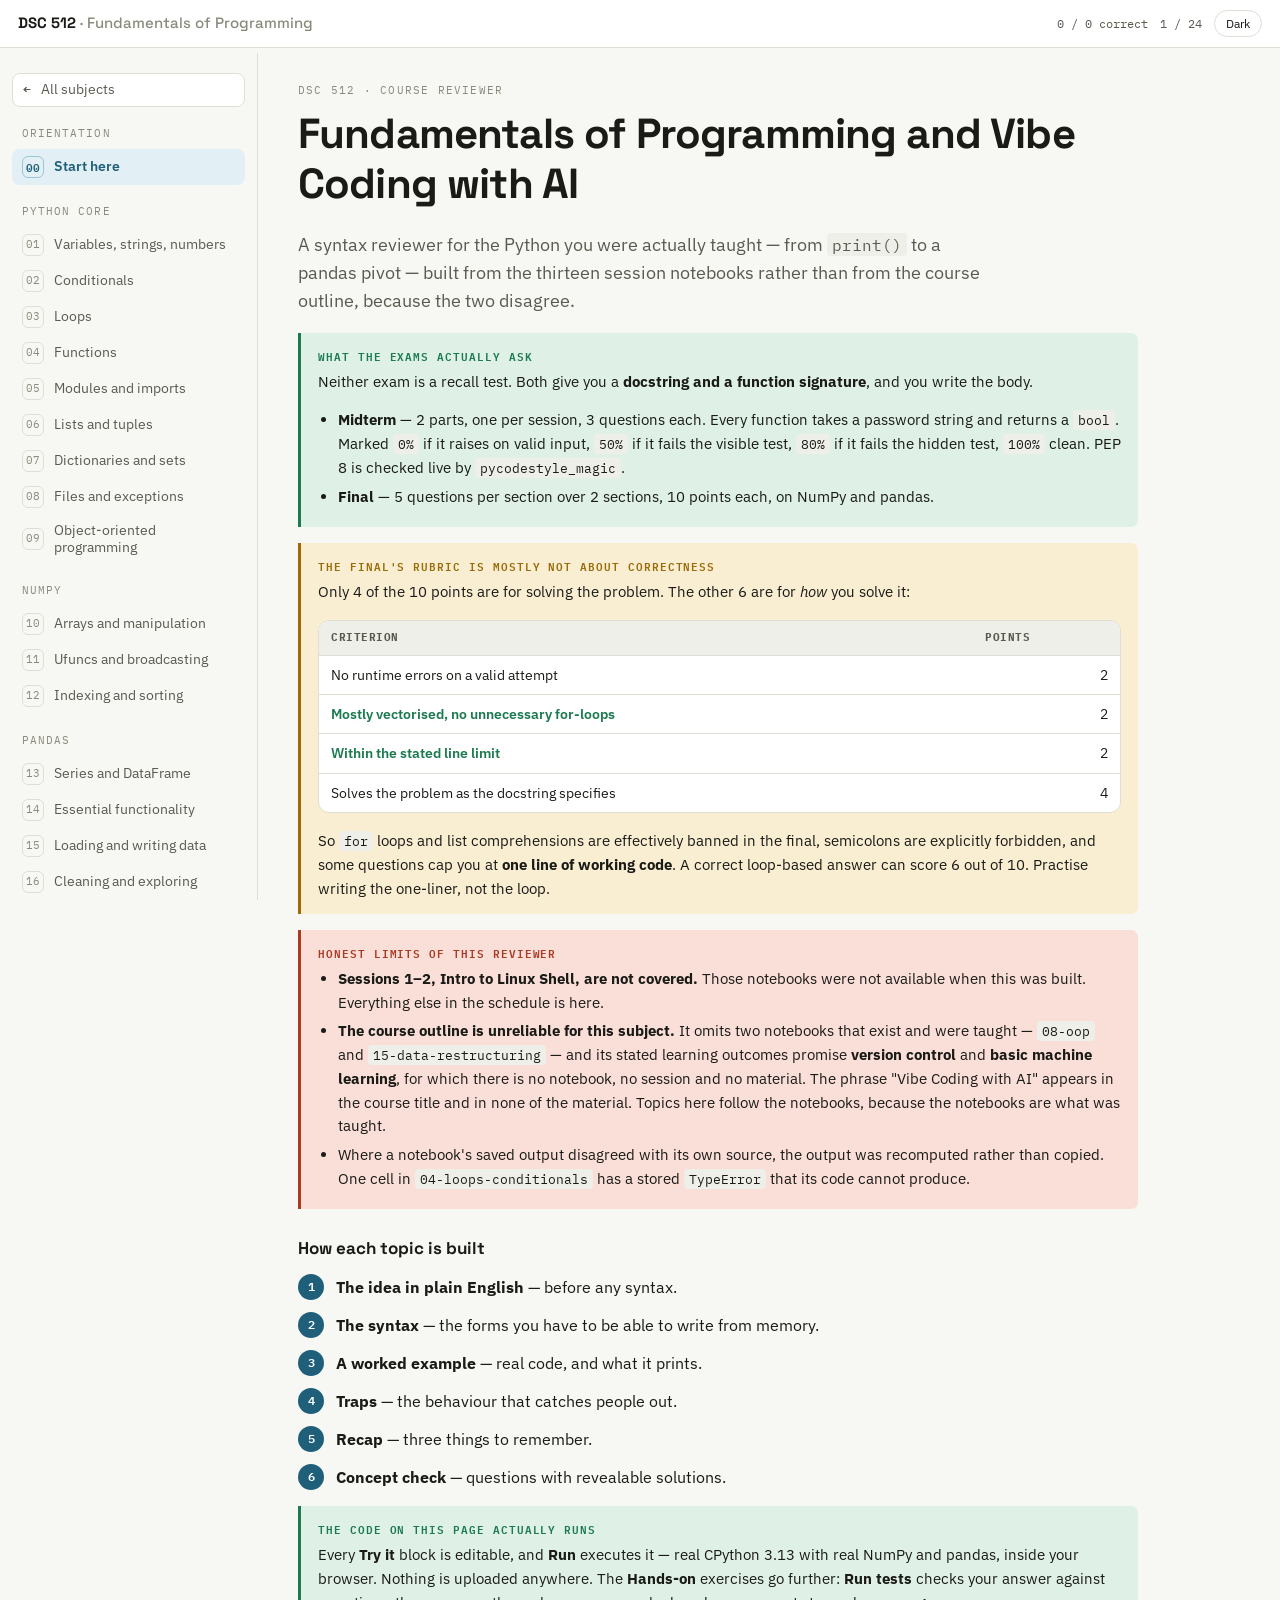
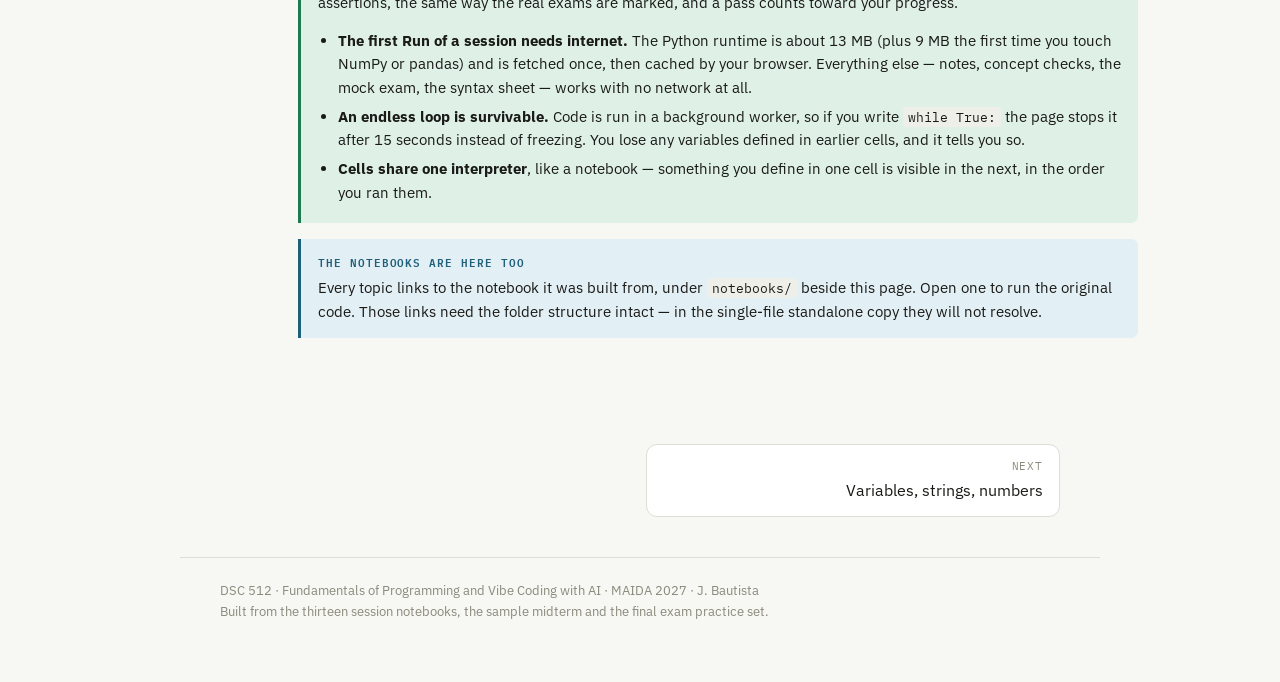
<file: subjects/dsc512/index.html>
<!DOCTYPE html>
<html lang="en" data-theme="light">
<head>
<meta charset="utf-8">
<meta name="viewport" content="width=device-width,initial-scale=1">
<title>DSC 512 — Fundamentals of Programming</title>
<link rel="preconnect" href="https://fonts.googleapis.com">
<link rel="preconnect" href="https://fonts.gstatic.com" crossorigin>
<link href="https://fonts.googleapis.com/css2?family=Space+Grotesk:wght@400;500;600;700&family=IBM+Plex+Sans:wght@400;500;600&family=IBM+Plex+Mono:wght@400;500;600&display=swap" rel="stylesheet">
<link rel="stylesheet" href="../../assets/reviewer.css">
</head>
<body>
<a class="skip" href="#main">Skip to content</a>

<header class="topbar">
  <button class="menu-t" id="mt" aria-label="Toggle navigation" aria-expanded="false">☰</button>
  <a class="brand" href="../../index.html">DSC 512 <span>· Fundamentals of Programming</span></a>
  <div class="tb-right">
    <div class="pwrap" title="Concept checks answered"><div class="pfill" id="pbar"></div></div>
    <span id="pscore">0 / 0</span>
    <span id="pageidx"></span>
    <button class="theme" id="theme" aria-label="Toggle dark mode">Dark</button>
  </div>
</header>

<div class="shell">
<nav class="rail" id="rail" aria-label="Sections">
  <a class="rail-home" href="../../index.html"><b>&larr;</b>All subjects</a>
  <div class="rgrp">Orientation</div>
  <a href="#start"><em>00</em>Start here</a>
  <div class="rgrp">Python core</div>
  <a href="#t01"><em>01</em>Variables, strings, numbers</a>
  <a href="#t02"><em>02</em>Conditionals</a>
  <a href="#t03"><em>03</em>Loops</a>
  <a href="#t04"><em>04</em>Functions</a>
  <a href="#t05"><em>05</em>Modules and imports</a>
  <a href="#t06"><em>06</em>Lists and tuples</a>
  <a href="#t07"><em>07</em>Dictionaries and sets</a>
  <a href="#t08"><em>08</em>Files and exceptions</a>
  <a href="#t09"><em>09</em>Object-oriented programming</a>
  <div class="rgrp">NumPy</div>
  <a href="#t10"><em>10</em>Arrays and manipulation</a>
  <a href="#t11"><em>11</em>Ufuncs and broadcasting</a>
  <a href="#t12"><em>12</em>Indexing and sorting</a>
  <div class="rgrp">pandas</div>
  <a href="#t13"><em>13</em>Series and DataFrame</a>
  <a href="#t14"><em>14</em>Essential functionality</a>
  <a href="#t15"><em>15</em>Loading and writing data</a>
  <a href="#t16"><em>16</em>Cleaning and exploring</a>
  <a href="#t17"><em>17</em>Visualisation</a>
  <a href="#t18"><em>18</em>GroupBy and aggregation</a>
  <a href="#t19"><em>19</em>Time series</a>
  <a href="#t20"><em>20</em>Merge, reshape, pivot</a>
  <div class="rgrp">Practice</div>
  <a href="#test"><em>✓</em>Comprehensive test</a>
  <a href="#exam"><em>⏱</em>Mock exam</a>
  <div class="rgrp">Reference</div>
  <a href="#sheet"><em>ƒ</em>Syntax sheet</a>
</nav>

<main id="main">

<!-- ================= START ================= -->
<section id="start">
  <div class="eyebrow">DSC 512 · Course reviewer</div>
  <h1>Fundamentals of Programming and Vibe Coding with AI</h1>
  <p class="lede">A syntax reviewer for the Python you were actually taught — from <code>print()</code> to a pandas pivot — built from the thirteen session notebooks rather than from the course outline, because the two disagree.</p>

  <div class="note why"><span class="tag">What the exams actually ask</span>
    <p>Neither exam is a recall test. Both give you a <strong>docstring and a function signature</strong>, and you write the body.</p>
    <ul>
      <li><strong>Midterm</strong> — 2 parts, one per session, 3 questions each. Every function takes a password string and returns a <code>bool</code>. Marked <code>0%</code> if it raises on valid input, <code>50%</code> if it fails the visible test, <code>80%</code> if it fails the hidden test, <code>100%</code> clean. PEP 8 is checked live by <code>pycodestyle_magic</code>.</li>
      <li><strong>Final</strong> — 5 questions per section over 2 sections, 10 points each, on NumPy and pandas.</li>
    </ul>
  </div>

  <div class="note watch"><span class="tag">The final's rubric is mostly not about correctness</span>
    <p>Only 4 of the 10 points are for solving the problem. The other 6 are for <em>how</em> you solve it:</p>
    <div class="tw"><table class="dt">
      <thead><tr><th>Criterion</th><th class="n">Points</th></tr></thead>
      <tbody>
        <tr><td>No runtime errors on a valid attempt</td><td class="n">2</td></tr>
        <tr><td class="s">Mostly vectorised, no unnecessary for-loops</td><td class="n">2</td></tr>
        <tr><td class="s">Within the stated line limit</td><td class="n">2</td></tr>
        <tr><td>Solves the problem as the docstring specifies</td><td class="n">4</td></tr>
      </tbody>
    </table></div>
    <p>So <code>for</code> loops and list comprehensions are effectively banned in the final, semicolons are explicitly forbidden, and some questions cap you at <strong>one line of working code</strong>. A correct loop-based answer can score 6 out of 10. Practise writing the one-liner, not the loop.</p>
  </div>

  <div class="note scope"><span class="tag">Honest limits of this reviewer</span>
    <ul>
      <li><strong>Sessions 1–2, Intro to Linux Shell, are not covered.</strong> Those notebooks were not available when this was built. Everything else in the schedule is here.</li>
      <li><strong>The course outline is unreliable for this subject.</strong> It omits two notebooks that exist and were taught — <code>08-oop</code> and <code>15-data-restructuring</code> — and its stated learning outcomes promise <strong>version control</strong> and <strong>basic machine learning</strong>, for which there is no notebook, no session and no material. The phrase "Vibe Coding with AI" appears in the course title and in none of the material. Topics here follow the notebooks, because the notebooks are what was taught.</li>
      <li>Where a notebook's saved output disagreed with its own source, the output was recomputed rather than copied. One cell in <code>04-loops-conditionals</code> has a stored <code>TypeError</code> that its code cannot produce.</li>
    </ul>
  </div>

  <h3>How each topic is built</h3>
  <ol class="steps">
    <li><strong>The idea in plain English</strong> — before any syntax.</li>
    <li><strong>The syntax</strong> — the forms you have to be able to write from memory.</li>
    <li><strong>A worked example</strong> — real code, and what it prints.</li>
    <li><strong>Traps</strong> — the behaviour that catches people out.</li>
    <li><strong>Recap</strong> — three things to remember.</li>
    <li><strong>Concept check</strong> — questions with revealable solutions.</li>
  </ol>

  <div class="note why"><span class="tag">The code on this page actually runs</span>
    <p>Every <strong>Try it</strong> block is editable, and <strong>Run</strong> executes it — real CPython 3.13 with real NumPy and pandas, inside your browser. Nothing is uploaded anywhere. The <strong>Hands-on</strong> exercises go further: <strong>Run tests</strong> checks your answer against assertions, the same way the real exams are marked, and a pass counts toward your progress.</p>
    <ul>
      <li><strong>The first Run of a session needs internet.</strong> The Python runtime is about 13 MB (plus 9 MB the first time you touch NumPy or pandas) and is fetched once, then cached by your browser. Everything else — notes, concept checks, the mock exam, the syntax sheet — works with no network at all.</li>
      <li><strong>An endless loop is survivable.</strong> Code is run in a background worker, so if you write <code>while True:</code> the page stops it after 15 seconds instead of freezing. You lose any variables defined in earlier cells, and it tells you so.</li>
      <li><strong>Cells share one interpreter</strong>, like a notebook — something you define in one cell is visible in the next, in the order you ran them.</li>
    </ul>
  </div>

  <div class="note"><span class="tag">The notebooks are here too</span>
    <p>Every topic links to the notebook it was built from, under <code>notebooks/</code> beside this page. Open one to run the original code. Those links need the folder structure intact — in the single-file standalone copy they will not resolve.</p>
  </div>
</section>

<!-- ================= 01 ================= -->
<section id="t01">
  <div class="lessonhead"><span class="lnum">01</span><div class="eyebrow">Sessions 3–4 · notebook 03</div></div>
  <h2>Variables, strings and numbers</h2>
  <span class="pill mid">Midterm</span><span class="pill fm">PEP 8 checked</span>

  <div class="primer">
    <div class="ptag">The idea, in plain English</div>
    <div class="phook">A variable is a name you stick on a value so you can talk about it later.</div>
    <p class="pana">Nothing is being "stored in" the name the way a box holds an object. The name is a label pointing at a value, and assigning again just moves the label. That is why <code>a = b</code> never couples the two names together afterwards.</p>
    <div class="pgrid">
      <div class="pcell"><b>You're asking</b><span>What do I call this value?</span></div>
      <div class="pcell"><b>It gives you</b><span>A name that refers to a value</span></div>
      <div class="pcell"><b>Watch for</b><span>Types: <code>/</code> always returns a float</span></div>
    </div>
  </div>

  <h3>Naming rules you can be marked on</h3>
  <div class="tw"><table class="dt">
    <thead><tr><th>Rule</th><th>Valid</th><th>Invalid</th></tr></thead>
    <tbody>
      <tr><td>Letters, digits, underscores only</td><td class="m">message_1</td><td class="m">1_message</td></tr>
      <tr><td>No spaces</td><td class="m">greeting_message</td><td class="m">greeting message</td></tr>
      <tr><td>Not a keyword or builtin</td><td class="m">printed_text</td><td class="m">print</td></tr>
      <tr><td class="s">PEP 8: lowercase with underscores</td><td class="m">first_name</td><td class="m">firstName</td></tr>
    </tbody>
  </table></div>
  <div class="note"><span class="tag">PEP 8, other recommendations</span>
    <p>Always surround binary operators with a single space on either side: assignment <code>=</code>, augmented assignment <code>+=</code>, comparisons <code>==</code> <code>&lt;</code> <code>&gt;</code> <code>!=</code> <code>&lt;=</code> <code>&gt;=</code> <code>in</code> <code>not in</code> <code>is</code> <code>is not</code>, and booleans <code>and</code> <code>or</code> <code>not</code>.</p>
  </div>

  <h3>Strings</h3>
  <div class="codeblock"><span class="codecap">Defining</span>"This is a string"
'This is a string'
'I told my friend, "My dream is to become a data science leader"'
"The language 'Python' is named after Monty Python"</div>
  <p>Single and double quotes are identical in Python. PEP 8 declines to pick one — but when the text contains a quote, use the <em>other</em> kind rather than backslashes. Triple-quoted strings always use double quotes, to match the docstring convention.</p>

  <div class="tw"><table class="dt">
    <thead><tr><th>Operation</th><th>Example</th><th>Result</th></tr></thead>
    <tbody>
      <tr><td>Concatenate</td><td class="m">"Leo" + " " + "Lorenzo"</td><td class="m">'Leo Lorenzo'</td></tr>
      <tr><td>Repeat</td><td class="m">'eo' * 10</td><td class="m">'eoeoeoeoeoeoeoeoeoeo'</td></tr>
      <tr><td>Membership</td><td class="m">'eo' in name</td><td class="m">True</td></tr>
      <tr><td>Length</td><td class="m">len('eo' * 10)</td><td class="m">20</td></tr>
      <tr><td>Case</td><td class="m">name.title() .upper() .lower()</td><td class="m">'Leo Lorenzo Ii'</td></tr>
      <tr><td>Find position</td><td class="m">'data science'.index('e')</td><td class="m">8</td></tr>
      <tr><td>Count</td><td class="m">'data science'.count('e')</td><td class="m">2</td></tr>
      <tr><td>Pad</td><td class="m">name.center(30) .ljust(30) .rjust(30)</td><td class="m">padded to width 30</td></tr>
    </tbody>
  </table></div>

  <h3>Slicing</h3>
  <p>Given <code>name = "Leo Lorenzo II"</code>:</p>
  <div class="tw"><table class="dt">
    <thead><tr><th>Slice</th><th>Result</th><th>Why</th></tr></thead>
    <tbody>
      <tr><td class="m">name[0]</td><td class="m s">'L'</td><td>First character — index 0</td></tr>
      <tr><td class="m">name[-1]</td><td class="m s">'I'</td><td>Last character</td></tr>
      <tr><td class="m">name[0:3]</td><td class="m s">'Leo'</td><td>Stops <em>before</em> index 3</td></tr>
      <tr><td class="m">name[:3]</td><td class="m s">'Leo'</td><td>Start defaults to 0</td></tr>
      <tr><td class="m">name[0:-1]</td><td class="m s">'Leo Lorenzo I'</td><td>Everything but the last</td></tr>
      <tr><td class="m">name[::-1]</td><td class="m s">'II ozneroL oeL'</td><td>Step of −1 reverses</td></tr>
    </tbody>
  </table></div>

  <h3>Putting variables inside strings</h3>
  <div class="pycell">first_name = "leo"
last_name = "lorenzo"
suffix = "ii"

full_name = f"{first_name} {last_name} {suffix}"      # f-string — prefer this
print("{} {} {}".format(first_name, last_name, suffix))   # format method
print("%s %s %s" % (first_name, last_name, suffix))       # traditional</div>

  <h3>Numbers</h3>
  <div class="tw"><table class="dt">
    <thead><tr><th>Operator</th><th>Name</th><th>Example</th><th>Result</th></tr></thead>
    <tbody>
      <tr><td class="m">+ - *</td><td>Add, subtract, multiply</td><td class="m">8 * 2.5</td><td class="m">20.0</td></tr>
      <tr><td class="m">/</td><td>Division</td><td class="m">9 / 2</td><td class="m s">4.5 — always a float</td></tr>
      <tr><td class="m">//</td><td>Floor division</td><td class="m">9 // 2</td><td class="m">4</td></tr>
      <tr><td class="m">%</td><td>Modulus</td><td class="m">9 % 2</td><td class="m">1</td></tr>
      <tr><td class="m">**</td><td>Exponent</td><td class="m">2 ** 3</td><td class="m">8</td></tr>
    </tbody>
  </table></div>

  <div class="note watch"><span class="tag">Floor division and modulus with negatives</span>
    <p>Python rounds floor division <em>down</em>, toward negative infinity — not toward zero as C and Java do. And the modulus takes the sign of the <strong>right</strong> operand.</p>
    <div class="codeblock">9 // 2     #  4
9 // -2    # -5   not -4
9 % 2      #  1
-9 % 2     #  1   not -1
-9 % 4     #  3   not -1</div>
    <p>The identity that holds is <code>a == (a // b) * b + (a % b)</code>. Check a negative case by hand before you trust your intuition.</p>
  </div>

  <div class="tw"><table class="dt">
    <thead><tr><th>Function</th><th>Does</th><th>Example</th></tr></thead>
    <tbody>
      <tr><td class="m">abs(x)</td><td>Absolute value</td><td class="m">abs(-1) → 1</td></tr>
      <tr><td class="m">int(x) / float(x)</td><td>Convert type — <code>int</code> truncates</td><td class="m">int(1.23) → 1</td></tr>
      <tr><td class="m">divmod(x, y)</td><td>The pair <code>(x // y, x % y)</code></td><td class="m">divmod(11, 5) → (2, 1)</td></tr>
      <tr><td class="m">pow(x, y)</td><td>Same as <code>x ** y</code></td><td class="m">pow(2, 3) → 8</td></tr>
      <tr><td class="m">complex(x, y)</td><td>Complex number <code>x + iy</code></td><td class="m">complex(1, 2)</td></tr>
    </tbody>
  </table></div>
  <p>Underscores group digits for readability — <code>1_000_000_000</code> is the same value as <code>1000000000</code>. To print with separators, use <code>f"{large_number:,}"</code>.</p>

  <div class="note recap"><span class="tag">Remember three things</span>
    <ul>
      <li><code>/</code> always produces a float, even <code>4 / 2</code>. Use <code>//</code> when you want an integer.</li>
      <li>Negative floor division rounds <em>down</em>, and <code>%</code> takes the sign of the right operand.</li>
      <li>Slices stop <em>before</em> the upper index, and <code>[::-1]</code> reverses.</li>
    </ul>
  </div>

  <a class="nblink" href="notebooks/03-hello-python.ipynb"><b>Notebook 03</b> — Hello Python!</a>
  <h3>Hands-on</h3>
  <p>Edit the code and press <strong>Run</strong>. <strong>Run tests</strong> checks your answer the way the exam does.</p>
  <div data-exercise="t01"></div>

  <h3>Concept check</h3>
  <div data-quiz="t01"></div>
</section>

<!-- ================= 02 ================= -->
<section id="t02">
  <div class="lessonhead"><span class="lnum">02</span><div class="eyebrow">Sessions 3–4 · notebook 04</div></div>
  <h2>Conditionals and boolean logic</h2>
  <span class="pill mid">Midterm</span>

  <div class="primer">
    <div class="ptag">The idea, in plain English</div>
    <div class="phook">A conditional test is any expression that Python can answer with True or False.</div>
    <p class="pana">Everything else — <code>if</code>, <code>while</code>, filtering a list — is built on that one idea. Get comfortable reading an expression and saying which of the two it is, and the rest of control flow follows.</p>
    <div class="pgrid">
      <div class="pcell"><b>You're asking</b><span>Is this condition met?</span></div>
      <div class="pcell"><b>It gives you</b><span>A <code>bool</code>: True or False</span></div>
      <div class="pcell"><b>Watch for</b><span>String comparison is case-sensitive</span></div>
    </div>
  </div>

  <h3>Comparison operators</h3>
  <div class="tw"><table class="dt">
    <thead><tr><th>Operator</th><th>True when</th></tr></thead>
    <tbody>
      <tr><td class="m">==</td><td>Both sides are equal</td></tr>
      <tr><td class="m">!=</td><td>The sides are not equal</td></tr>
      <tr><td class="m">&gt;</td><td>Left is greater than right</td></tr>
      <tr><td class="m">&lt;</td><td>Left is less than right</td></tr>
      <tr><td class="m">&gt;=</td><td>Left is greater than or equal to right</td></tr>
      <tr><td class="m">&lt;=</td><td>Left is less than or equal to right</td></tr>
    </tbody>
  </table></div>

  <div class="note watch"><span class="tag">String equality is case-sensitive</span>
    <div class="pycell">car = 'Toyota'
print(car == 'toyota')        # False

print(car.lower() == 'toyota')  # True</div>
    <p>Normalise the case immediately before comparing. This is the single most common source of a silently wrong password-rule function in the midterm.</p>
  </div>

  <h3>Combining conditions</h3>
  <div class="codeblock">age = 26

age &gt;= 18 and age &lt; 30     # True  — both sides must hold
age &lt; 18 or age &gt; 30       # False — at least one side must hold
not (age &gt;= 18)            # False — negates whatever follows</div>
  <p><code>and</code> is True only when both operands are True. <code>or</code> is True when at least one is. <code>not</code> flips a boolean.</p>

  <h3>if, if–else, if–elif–else</h3>
  <div class="codeblock"><span class="codecap">The three shapes</span>if conditional_test:
    do_something()

if conditional_test:
    do_something()
else:
    do_something_else()

if test_one:
    first_branch()
elif test_two:
    second_branch()
else:
    fallback()</div>

  <h3>A worked example</h3>
  <p>Typhoon classification by wind speed, which is a natural <code>elif</code> chain because the bands are ordered and exclusive:</p>
  <div class="pycell">wind_speed = 120    # km/h

if wind_speed &lt; 62:
    classification = "TROPICAL DEPRESSION (TD)"
elif wind_speed &lt; 88:
    classification = "TROPICAL STORM (TS)"
elif wind_speed &lt; 117:
    classification = "SEVERE TROPICAL STORM (STS)"
elif wind_speed &lt; 184:
    classification = "TYPHOON (TY)"
else:
    classification = "SUPER TYPHOON (STY)"

print(f"The classification of the typhoon is {classification}")</div>
  <div class="codeblock out"><span class="codecap">Output</span>The classification of the typhoon is TYPHOON (TY)</div>

  <div class="note why"><span class="tag">Why the chain works without upper bounds</span>
    <p>Python runs the tests in order and <strong>stops at the first one that passes</strong>. By the time <code>wind_speed &lt; 88</code> is evaluated, <code>wind_speed &lt; 62</code> has already failed, so the band is implicitly 62–87. Writing <code>elif 62 &lt;= wind_speed &lt; 88</code> is correct but redundant. Reorder the branches, though, and the whole thing breaks silently.</p>
  </div>
  <p>An <code>else</code> at the end is optional. Sometimes a final <code>elif</code> that names its condition explicitly reads better than a catch-all.</p>

  <div class="note recap"><span class="tag">Remember three things</span>
    <ul>
      <li>Only <strong>one</strong> branch of an <code>if–elif–else</code> chain ever runs — the first that passes.</li>
      <li>String comparison is case-sensitive; normalise with <code>.lower()</code> before comparing.</li>
      <li><code>=</code> assigns, <code>==</code> compares. Using <code>=</code> in a condition is a <code>SyntaxError</code>, not a silent bug.</li>
    </ul>
  </div>

  <a class="nblink" href="notebooks/04-loops-conditionals.ipynb"><b>Notebook 04</b> — Loops and Conditionals</a>
  <h3>Hands-on</h3>
  <p>Edit the code and press <strong>Run</strong>. <strong>Run tests</strong> checks your answer the way the exam does.</p>
  <div data-exercise="t02"></div>

  <h3>Concept check</h3>
  <div data-quiz="t02"></div>
</section>

<!-- ================= 03 ================= -->
<section id="t03">
  <div class="lessonhead"><span class="lnum">03</span><div class="eyebrow">Sessions 3–4 · notebook 04</div></div>
  <h2>Loops and loop control</h2>
  <span class="pill mid">Midterm</span><span class="pill tp">Final · avoid these</span>

  <div class="primer">
    <div class="ptag">The idea, in plain English</div>
    <div class="phook">Write the instruction once, and let Python repeat it.</div>
    <p class="pana">Use <code>for</code> when you know what you are iterating over. Use <code>while</code> when you do not know how many turns it will take and only have a stopping condition.</p>
    <div class="pgrid">
      <div class="pcell"><b>for</b><span>Once per item in a collection</span></div>
      <div class="pcell"><b>while</b><span>Until a condition goes False</span></div>
      <div class="pcell"><b>Watch for</b><span>Forget to indent and it is an error</span></div>
    </div>
  </div>

  <div class="note scope"><span class="tag">Required now, penalised later</span>
    <p>Loops are core to the midterm. In the <strong>final</strong>, explicit <code>for</code> loops <em>and list comprehensions</em> cost you 2 of 10 marks on NumPy and pandas questions, which are graded on being vectorised. Learn loops properly here; then learn in topics 10–20 how to avoid writing them.</p>
  </div>

  <h3>The two forms</h3>
  <div class="codeblock">for &lt;&lt;loop_variable&gt;&gt; in &lt;&lt;iterable&gt;&gt;:
    &lt;&lt;block&gt;&gt;

while &lt;&lt;conditional_expression&gt;&gt;:
    &lt;&lt;block&gt;&gt;</div>

  <div class="pycell">message = 'I am a Data Science Leader'
for ch in message:
    if ch.isupper():
        print(ch)</div>
  <div class="codeblock out"><span class="codecap">Output</span>I
D
S
L</div>

  <h3>range()</h3>
  <div class="tw"><table class="dt">
    <thead><tr><th>Call</th><th>Produces</th><th>Note</th></tr></thead>
    <tbody>
      <tr><td class="m">range(5)</td><td class="m s">0 1 2 3 4</td><td>Stop is <strong>exclusive</strong></td></tr>
      <tr><td class="m">range(1, 5)</td><td class="m s">1 2 3 4</td><td>Start inclusive, stop exclusive</td></tr>
      <tr><td class="m">range(0, 10, 2)</td><td class="m s">0 2 4 6 8</td><td>Third argument is the step</td></tr>
      <tr><td class="m">range(5, 0, -1)</td><td class="m s">5 4 3 2 1</td><td>A negative step counts down</td></tr>
    </tbody>
  </table></div>
  <p><code>range(4)</code> produces exactly the valid indices of a list of length 4. That is the reason it is exclusive at the top.</p>

  <h3>while, with a real stopping condition</h3>
  <div class="pycell">time = 0
initial_population = 1_000
growth_rate = 0.21          # 21% growth per minute
population = initial_population

while population &lt; 2 * initial_population:
    population += growth_rate * population
    time += 1

print(f"It took {time} minutes for the bacteria to double.")</div>
  <div class="codeblock out"><span class="codecap">Output</span>It took 4 minutes for the bacteria to double.</div>

  <h3>break and continue</h3>
  <div class="tw"><table class="dt">
    <thead><tr><th>Keyword</th><th>Effect</th><th>Work done over <code>range(24)</code></th></tr></thead>
    <tbody>
      <tr><td class="m">—</td><td>Runs every iteration</td><td class="n s">24</td></tr>
      <tr><td class="m">break</td><td>Leaves the loop immediately</td><td class="n s">8</td></tr>
      <tr><td class="m">continue</td><td>Skips to the next iteration</td><td class="n s">23</td></tr>
    </tbody>
  </table></div>
  <div class="note why"><span class="tag">Why break gives 8 and continue gives 23</span>
    <p>With <code>if time == 8: break</code>, the loop adds 1 for <code>time</code> 0 through 7 — eight iterations — then exits at 8 without adding. With <code>continue</code>, it skips only the single iteration where <code>time == 8</code> and completes the other 23. One value is skipped either way; the difference is whether the remaining sixteen still run.</p>
  </div>

  <h3>enumerate()</h3>
  <div class="pycell">for i, value in enumerate(['a', 'b', 'c']):
    print(i, value)</div>
  <div class="codeblock out"><span class="codecap">Output</span>0 a
1 b
2 c</div>
  <p>Use <code>enumerate</code> when you need both the position and the item. Reaching for <code>range(len(xs))</code> and indexing back into <code>xs</code> works but reads worse.</p>

  <div class="note recap"><span class="tag">Remember three things</span>
    <ul>
      <li><code>range(n)</code> stops at <code>n - 1</code>. Off-by-one errors in the midterm almost always live here.</li>
      <li><code>break</code> abandons the loop; <code>continue</code> abandons only the current iteration.</li>
      <li>A <code>while</code> loop whose condition never goes False hangs. Make sure the body changes something the condition reads.</li>
    </ul>
  </div>

  <a class="nblink" href="notebooks/04-loops-conditionals.ipynb"><b>Notebook 04</b> — Loops and Conditionals</a>
  <h3>Hands-on</h3>
  <p>Edit the code and press <strong>Run</strong>. <strong>Run tests</strong> checks your answer the way the exam does.</p>
  <div data-exercise="t03"></div>

  <h3>Concept check</h3>
  <div data-quiz="t03"></div>
</section>

<!-- ================= 04 ================= -->
<section id="t04">
  <div class="lessonhead"><span class="lnum">04</span><div class="eyebrow">Sessions 5–6 · notebook 05</div></div>
  <h2>Functions</h2>
  <span class="pill mid">Midterm</span><span class="pill tp">Final · every answer is a function</span><span class="pill fm">Docstrings marked</span>

  <div class="primer">
    <div class="ptag">The idea, in plain English</div>
    <div class="phook">A function is a name for a piece of work, so you write the work once and call it many times.</div>
    <p class="pana">The principle behind it is <strong>DRY — Don't Repeat Yourself</strong>. Whenever you notice yourself writing the same few lines a second time, that is the signal to wrap them in a function.</p>
    <div class="pgrid">
      <div class="pcell"><b>You're asking</b><span>Can I name this operation?</span></div>
      <div class="pcell"><b>It gives you</b><span>A reusable, testable unit</span></div>
      <div class="pcell"><b>Watch for</b><span>Local names die at the <code>return</code></span></div>
    </div>
  </div>

  <div class="note watch"><span class="tag">Both exams are entirely this</span>
    <p>Every midterm and final question hands you a <code>def</code> line and a docstring and asks for the body. You never choose the name, the parameters or the return type — and changing them loses marks. Read the docstring as a specification, including the variable names it uses.</p>
  </div>

  <h3>Defining and calling</h3>
  <div class="codeblock">def &lt;&lt;function_name&gt;&gt;(&lt;&lt;arguments&gt;&gt;):
    &lt;&lt;function_body&gt;&gt;</div>

  <div class="codeblock">def convert_to_fahrenheit(celsius):
    """Convert a given temperature in celsius to fahrenheit"""
    fahrenheit = 9/5*celsius + 32

    return fahrenheit


convert_to_fahrenheit(29.0)</div>
  <div class="codeblock out"><span class="codecap">Output</span>84.2</div>
  <p>The first line is the <em>header</em>; the indented block is the <em>body</em>. A <code>return</code> ends the function immediately and hands back the value of its expression. A function with no <code>return</code> hands back <code>None</code>.</p>

  <h3>Passing arguments</h3>
  <div class="tw"><table class="dt">
    <thead><tr><th>Style</th><th>Call</th><th>Behaviour</th></tr></thead>
    <tbody>
      <tr><td>Positional</td><td class="m">describe_pet('dog', 'Maki')</td><td>Matched by order — get the order wrong and it still runs, wrongly</td></tr>
      <tr><td class="s">Keyword</td><td class="m">describe_pet(pet_name='Midnight', animal_type='cat')</td><td>Matched by name, so order stops mattering</td></tr>
      <tr><td>Default</td><td class="m">def f(a, b, middle='')</td><td>Makes an argument optional</td></tr>
    </tbody>
  </table></div>
  <div class="note watch"><span class="tag">Positional arguments fail silently</span>
    <p><code>describe_pet('Maki', 'dog')</code> raises no error. It simply prints "I have a Maki" — a wrong answer that runs cleanly. Keyword arguments are immune to this.</p>
  </div>

  <h3>Local variables and scope</h3>
  <div class="codeblock">def quadratic_formula(a, b, c):
    """Compute the roots of a quadratic polynomial"""
    root_1 = (-b + (b**2 - 4*a*c)**0.5) / (2*a)
    root_2 = (-b - (b**2 - 4*a*c)**0.5) / 2 / a

    return root_1, root_2


quadratic_formula(1, 1, -6)</div>
  <div class="codeblock out"><span class="codecap">Output</span>(2.0, -3.0)</div>
  <p><code>root_1</code> and <code>root_2</code> exist only inside the function. Referring to them afterwards raises <code>NameError</code>. The region of a program where a name is usable is its <strong>scope</strong>. Returning two values gives you a <em>tuple</em> — see topic 06.</p>

  <h3>Recursion</h3>
  <div class="codeblock">def factorial(n):
    """Return the factorial of integer value n"""
    if n == 0:
        return 1
    else:
        return n * factorial(n-1)


def fibonacci(n):
    """Return the fibonacci number F_n"""
    if n == 0:
        return 0
    elif n == 1:
        return 1
    else:
        return fibonacci(n-1) + fibonacci(n-2)</div>
  <p>A recursive function calls itself. It needs a <strong>base case</strong> that returns without recursing — here <code>n == 0</code> — or it never terminates. <code>factorial(4)</code> is 24 and <code>fibonacci(5)</code> is 5.</p>

  <h3>The recipe for designing a function</h3>
  <ol class="steps">
    <li>What is an appropriate and informative <strong>name</strong>?</li>
    <li>What are the <strong>parameters</strong>, and what types of information do they refer to?</li>
    <li>What <strong>calculations</strong> are you doing with that information?</li>
    <li>What information does the function <strong>return</strong>?</li>
    <li>Does it <strong>work</strong> like you expect it to?</li>
  </ol>

  <h3>Docstrings — the numpy format</h3>
  <p>This is the format the course uses, and the format both exams hand you. Three double quotes open and close it.</p>
  <div class="codeblock">def convert_to_fahrenheit(celsius: float) -&gt; float:
    """Convert a given temperature in celsius to fahrenheit

    Parameters
    ----------
    celsius : float
        Input temperature in celsius

    Returns
    -------
    fahrenheit : float
        Temperature of the input in fahrenheit

    Examples
    --------
    &gt;&gt;&gt; convert_to_fahrenheit(37.0)
    98.6
    """
    fahrenheit = 9/5*celsius + 32

    return fahrenheit</div>
  <p><code>celsius: float</code> and <code>-&gt; float</code> are <strong>type hints</strong>. Python does not enforce them at runtime; they document intent, and the final exam's questions are all written with them.</p>

  <h3>Built-in functions worth knowing</h3>
  <div class="tw"><table class="dt">
    <thead><tr><th>Function</th><th>Example</th><th>Result</th></tr></thead>
    <tbody>
      <tr><td class="m">abs()</td><td class="m">abs(-9)</td><td class="m">9</td></tr>
      <tr><td class="m">round()</td><td class="m">round(1.337, 2)</td><td class="m">1.34</td></tr>
      <tr><td class="m">pow()</td><td class="m">pow(25, 0.5)</td><td class="m">5.0</td></tr>
      <tr><td class="m">help()</td><td class="m">help(round)</td><td>Prints the docstring</td></tr>
      <tr><td class="m">len() min() max() sum()</td><td class="m">sum([1, 2, 3])</td><td class="m">6</td></tr>
    </tbody>
  </table></div>

  <div class="note recap"><span class="tag">Remember three things</span>
    <ul>
      <li>A function without an explicit <code>return</code> returns <code>None</code>, not the last value computed.</li>
      <li>Positional arguments in the wrong order fail <em>silently</em>; keyword arguments cannot.</li>
      <li>Every recursive function needs a base case, or it recurses until Python gives up.</li>
    </ul>
  </div>

  <a class="nblink" href="notebooks/05-functions.ipynb"><b>Notebook 05</b> — Functions</a>
  <h3>Try it</h3>
  <div class="pycell">def describe_pet(animal_type, pet_name):
    """Display information about a pet."""
    print(f"I have a {animal_type}.")
    print(f"My {animal_type}'s name is {pet_name.title()}.")


describe_pet('dog', 'Maki')          # positional - order matters
describe_pet(pet_name='Midnight', animal_type='cat')   # keyword - it does not
describe_pet('Maki', 'dog')          # the silent failure: no error, wrong output</div>

  <h3>Hands-on</h3>
  <p>Edit the code and press <strong>Run</strong>. <strong>Run tests</strong> checks your answer the way the exam does.</p>
  <div data-exercise="t04"></div>

  <h3>Concept check</h3>
  <div data-quiz="t04"></div>
</section>

<!-- ================= 05 ================= -->
<section id="t05">
  <div class="lessonhead"><span class="lnum">05</span><div class="eyebrow">Sessions 5–8 · notebooks 05 &amp; 07</div></div>
  <h2>Modules and imports</h2>
  <span class="pill mid">Midterm</span>

  <div class="primer">
    <div class="ptag">The idea, in plain English</div>
    <div class="phook">A module is a <code>.py</code> file whose names you can borrow from another program.</div>
    <p class="pana">Mathematicians don't prove every theorem from scratch; they build on what predecessors established. Modules are the same move for code — you import the work rather than rewrite it.</p>
    <div class="pgrid">
      <div class="pcell"><b>You're asking</b><span>Has someone written this already?</span></div>
      <div class="pcell"><b>It gives you</b><span>A namespace of ready names</span></div>
      <div class="pcell"><b>Watch for</b><span>Imports are cached, not re-read</span></div>
    </div>
  </div>

  <h3>The import forms</h3>
  <div class="codeblock">import math                      # whole module; use as math.sqrt(9)
from math import sqrt, pi        # selected names; use as sqrt(9)
import numpy as np               # module under an alias
from importlib import reload     # a name from a submodule</div>

  <div class="tw"><table class="dt">
    <thead><tr><th>Form</th><th>You then write</th><th>Trade-off</th></tr></thead>
    <tbody>
      <tr><td class="m">import math</td><td class="m">math.sqrt(9)</td><td>Longer, but obvious where it came from</td></tr>
      <tr><td class="m">from math import sqrt</td><td class="m">sqrt(9)</td><td>Shorter, but can collide with your own names</td></tr>
      <tr><td class="m">import numpy as np</td><td class="m">np.array([1, 2])</td><td class="s">The convention for NumPy and pandas — always use it</td></tr>
    </tbody>
  </table></div>

  <h3>Where Python looks</h3>
  <div class="codeblock">import sys
sys.path.append('../modules')    # then your own module becomes importable
import my_module
my_module.my_function()</div>
  <p><code>sys.path</code> is the list of directories searched, in order. A module in a directory that is not on that list cannot be imported no matter how it is spelled.</p>

  <div class="note watch"><span class="tag">Editing a module does not update a running session</span>
    <p>Python caches a module the first time it is imported. Change the file and re-run <code>import example</code> and you still get the old version — no error, no warning, just stale behaviour.</p>
    <div class="codeblock">from importlib import reload
reload(example)          # now the new definitions are live</div>
    <p>This is a classic hour-loser in notebooks. If a function refuses to change its behaviour, suspect the cache before you suspect your logic.</p>
  </div>

  <h3><code>__name__</code> and <code>"__main__"</code></h3>
  <p>Any <code>.py</code> file is both an importable module and a runnable program. Python sets a variable <code>__name__</code> in each one so the file can tell which is happening:</p>
  <div class="tw"><table class="dt">
    <thead><tr><th>How the file was used</th><th><code>__name__</code> is</th></tr></thead>
    <tbody>
      <tr><td>Imported by another program</td><td class="m s">'example'</td></tr>
      <tr><td>Run directly, <code>python example.py</code></td><td class="m s">'__main__'</td></tr>
    </tbody>
  </table></div>
  <div class="codeblock">if __name__ == "__main__":
    # only runs when the file is executed directly,
    # never when it is imported
    main()</div>
  <p>Without this guard, any print or test code at the bottom of a module fires every time somebody imports it.</p>

  <div class="note recap"><span class="tag">Remember three things</span>
    <ul>
      <li><code>import x</code> then <code>x.f()</code>; <code>from x import f</code> then <code>f()</code>. Mixing the two up is a <code>NameError</code>.</li>
      <li>A module is cached on first import — use <code>reload()</code> after editing it.</li>
      <li><code>if __name__ == "__main__":</code> keeps a file's script half from running on import.</li>
    </ul>
  </div>

  <a class="nblink" href="notebooks/05-functions.ipynb"><b>Notebook 05</b> — Functions, §3 Modular organisation</a>
  <a class="nblink" href="notebooks/07-files-modules-exceptions.ipynb"><b>Notebook 07</b> — Files, Modules and Exceptions, §2</a>
  <h3>Try it</h3>
  <div class="pycell">import math
from math import sqrt, pi

print("math.sqrt(9) =", math.sqrt(9))
print("bare sqrt(9)  =", sqrt(9))
print("area of r=3   =", pi * 3 ** 2)
print("__name__ here is", __name__)</div>

  <h3>Hands-on</h3>
  <p>Edit the code and press <strong>Run</strong>. <strong>Run tests</strong> checks your answer the way the exam does.</p>
  <div data-exercise="t05"></div>

  <h3>Concept check</h3>
  <div data-quiz="t05"></div>
</section>

<!-- ================= 06 ================= -->
<section id="t06">
  <div class="lessonhead"><span class="lnum">06</span><div class="eyebrow">Sessions 5–8 · notebook 06</div></div>
  <h2>Lists and tuples</h2>
  <span class="pill mid">Midterm</span>

  <div class="primer">
    <div class="ptag">The idea, in plain English</div>
    <div class="phook">A list is an ordered collection you can change; a tuple is an ordered collection you cannot.</div>
    <p class="pana">That single difference — mutable versus immutable — decides which one to reach for, and it is also why a tuple can be a dictionary key and a list cannot.</p>
    <div class="pgrid">
      <div class="pcell"><b>list</b><span>Square brackets, mutable</span></div>
      <div class="pcell"><b>tuple</b><span>Parentheses, immutable</span></div>
      <div class="pcell"><b>Watch for</b><span><code>sort()</code> returns <code>None</code></span></div>
    </div>
  </div>

  <h3>Lists</h3>
  <div class="codeblock">bicycles = ['trek', 'cannondale', 'redline', 'specialized']

bicycles[0]        # 'trek'        — first item is index 0
bicycles[-1]       # 'specialized' — last item
bicycles[0:2]      # ['trek', 'cannondale']  — stops before index 2</div>

  <div class="tw"><table class="dt">
    <thead><tr><th>Operation</th><th>Effect</th><th>Returns</th></tr></thead>
    <tbody>
      <tr><td class="m">xs[0] = 'ducati'</td><td>Replace one item</td><td>—</td></tr>
      <tr><td class="m">xs.append('honda')</td><td>Add one item to the end</td><td class="s">None</td></tr>
      <tr><td class="m">xs.extend(['a', 'b'])</td><td>Add <em>each</em> item of another list</td><td class="s">None</td></tr>
      <tr><td class="m">xs.insert(3, 'bmw')</td><td>Insert at a position</td><td class="s">None</td></tr>
      <tr><td class="m">del xs[1]</td><td>Remove by position</td><td>—</td></tr>
      <tr><td class="m">xs.pop(-1)</td><td>Remove by position</td><td class="s">the removed item</td></tr>
      <tr><td class="m">xs.sort()</td><td>Sort <em>in place</em>, permanently</td><td class="s">None</td></tr>
      <tr><td class="m">sorted(xs)</td><td>Leave <code>xs</code> alone</td><td class="s">a new sorted list</td></tr>
      <tr><td class="m">len(xs)</td><td>Count items</td><td class="s">an int</td></tr>
    </tbody>
  </table></div>

  <div class="note watch"><span class="tag">append vs extend, sort vs sorted</span>
    <p><code>xs.append(['a','b'])</code> adds <em>one</em> item that happens to be a list, giving a nested list. <code>xs.extend(['a','b'])</code> adds two items. They are not interchangeable.</p>
    <p>And the in-place methods return <code>None</code>. Writing <code>xs = xs.sort()</code> silently replaces your list with <code>None</code> — one of the most common bugs in the whole course. Use <code>xs.sort()</code> alone, or <code>ys = sorted(xs)</code>.</p>
  </div>

  <p>Lists support <code>+</code> and <code>*</code> the way strings do: <code>motorcycles + bicycles</code> concatenates, <code>motorcycles * 3</code> repeats. <code>min()</code>, <code>max()</code> and <code>sum()</code> work over lists of numbers. Sorting descending is <code>xs.sort(reverse=True)</code>.</p>

  <h3>List comprehensions</h3>
  <p>A compact way to write "transform every item, optionally filtered". These two are equivalent:</p>
  <div class="codeblock">squares = []
for value in digits:
    squares.append(value ** 2)

squares = [value ** 2 for value in digits]</div>
  <p>And with a condition appended after the <code>for</code>:</p>
  <div class="codeblock">even_squares = [value ** 2 for value in digits if not value % 2]
# [4, 16, 36, 64, 100]  for digits 1..10</div>
  <div class="note scope"><span class="tag">Allowed now, penalised in the final</span>
    <p>List comprehensions are idiomatic Python and fine in the midterm. The final's rubric explicitly counts them as loops — "for-loops (either explicit loops or list comprehension) for these particular problems should almost never be used". For NumPy and pandas questions, the vectorised form is the one that scores.</p>
  </div>

  <h3>Lists and strings</h3>
  <div class="tw"><table class="dt">
    <thead><tr><th>Call</th><th>Result</th></tr></thead>
    <tbody>
      <tr><td class="m">list('abc')</td><td class="m">['a', 'b', 'c']</td></tr>
      <tr><td class="m">'a b c'.split(' ')</td><td class="m">['a', 'b', 'c']</td></tr>
      <tr><td class="m">'-'.join(['a', 'b'])</td><td class="m">'a-b'</td></tr>
    </tbody>
  </table></div>
  <p><code>join</code> reads backwards the first few times: the <em>separator</em> is the string you call it on, and the list is the argument.</p>

  <h3>Tuples</h3>
  <div class="codeblock">coordinate = (200, 50)
coordinate[0]        # 200
coordinate[0] = 100  # TypeError — tuples are immutable</div>
  <p>Returning several values from a function gives a tuple. That is why <code>min_max(digits)</code> below has type <code>tuple</code>:</p>
  <div class="codeblock">def min_max(sequence):
    return min(sequence), max(sequence)


min_max([1, 2, 3, 4, 5, 6, 7, 8, 9, 10])   # (1, 10)</div>

  <h3>zip, unpacking and *args</h3>
  <div class="pycell">names = ['Leo', 'Pat', 'Gil']
ages = [32, 27, 30]

for name, age in zip(names, ages):
    print(f'{name}: {age}')</div>
  <div class="note watch"><span class="tag">zip is lazy, and gets exhausted</span>
    <div class="codeblock">zipped = zip(names, ages)
list(zipped)     # [('Leo', 32), ('Pat', 27), ('Gil', 30)]
list(zipped)     # []   <-- the second call gives nothing</div>
    <p>A <code>zip</code> object is a one-shot iterator. Once walked through, it is empty. Wrap it in <code>list()</code> immediately if you need it twice.</p>
  </div>
  <p>Unzipping is <code>zip(*zipped_sequence)</code> — the <code>*</code> scatters the list back into separate arguments. A parameter written <code>*pargs</code> does the reverse, <em>gathering</em> any number of positional arguments into a tuple:</p>
  <div class="pycell">def print_all(*pargs):
    """Print an arbitrary number of positional arguments as a tuple"""
    print(pargs)


print_all(1, 2.0, '3')     # (1, 2.0, '3')</div>

  <div class="note recap"><span class="tag">Remember three things</span>
    <ul>
      <li><code>xs.sort()</code> returns <code>None</code> and mutates; <code>sorted(xs)</code> returns a new list and does not.</li>
      <li><code>append</code> adds one item, <code>extend</code> adds each item of an iterable.</li>
      <li><code>zip</code> is a lazy iterator that empties after one pass.</li>
    </ul>
  </div>

  <a class="nblink" href="notebooks/06-collections.ipynb"><b>Notebook 06</b> — Storing and Processing Collections of Data</a>
  <h3>Hands-on</h3>
  <p>Edit the code and press <strong>Run</strong>. <strong>Run tests</strong> checks your answer the way the exam does.</p>
  <div data-exercise="t06"></div>

  <h3>Concept check</h3>
  <div data-quiz="t06"></div>
</section>

<!-- ================= 07 ================= -->
<section id="t07">
  <div class="lessonhead"><span class="lnum">07</span><div class="eyebrow">Sessions 7–8 · notebook 06</div></div>
  <h2>Dictionaries and sets</h2>
  <span class="pill mid">Midterm</span>

  <div class="primer">
    <div class="ptag">The idea, in plain English</div>
    <div class="phook">A dictionary stores values you look up by name instead of by position.</div>
    <p class="pana">A list answers "what is the third thing?". A dictionary answers "what is the <em>weight</em>?". When the things you are storing are related facts about one subject rather than a sequence, a dictionary is the honest structure.</p>
    <div class="pgrid">
      <div class="pcell"><b>dict</b><span>Key–value pairs, <code>{}</code> with <code>:</code></span></div>
      <div class="pcell"><b>set</b><span>Unordered, unique, <code>{}</code> without <code>:</code></span></div>
      <div class="pcell"><b>Watch for</b><span>Keys must be immutable</span></div>
    </div>
  </div>

  <h3>Dictionaries</h3>
  <div class="codeblock">my_pokemon = {
    'Name': 'Evee', 'Type': 'Normal', 'Height': 0.30, 'Weight': 6.5,
    'Abilities': ['Run Away', 'Adaptability'], 'Base Exp': 65
}</div>
  <p>Values can be anything, including lists. <strong>Keys must be immutable</strong> — a string, number or tuple, never a list.</p>

  <div class="tw"><table class="dt">
    <thead><tr><th>Operation</th><th>Behaviour when the key is missing</th></tr></thead>
    <tbody>
      <tr><td class="m">d['Name']</td><td class="s">Raises <code>KeyError</code></td></tr>
      <tr><td class="m">d.get('Name')</td><td>Returns <code>None</code></td></tr>
      <tr><td class="m">d.get('Food', 'Pizza')</td><td>Returns <code>'Pizza'</code>, leaves <code>d</code> unchanged</td></tr>
      <tr><td class="m">d.setdefault('Food', 'Pizza')</td><td class="s">Returns <code>'Pizza'</code> <em>and inserts the key</em></td></tr>
      <tr><td class="m">d['Species'] = 'Lightning'</td><td>Assignment adds the key if absent</td></tr>
      <tr><td class="m">del d['Food']</td><td>Removes it; <code>KeyError</code> if absent</td></tr>
      <tr><td class="m">d.update({...})</td><td>Merges another dict in, overwriting on collision</td></tr>
    </tbody>
  </table></div>

  <div class="note watch"><span class="tag">get and setdefault are not the same</span>
    <p>Both return a default for a missing key. Only <code>setdefault</code> <em>writes</em> that default into the dictionary. Use <code>get</code> when you are only reading; reach for <code>setdefault</code> deliberately, because it silently grows your data.</p>
  </div>

  <h3>Iterating a dictionary</h3>
  <div class="codeblock">for key, value in my_pokemon.items():
    print(f"{key}: {value}")</div>
  <p><code>.items()</code> gives key–value pairs, <code>.keys()</code> gives keys, <code>.values()</code> gives values. Iterating the dictionary directly gives you the <em>keys</em>.</p>

  <h3><code>**kwargs</code></h3>
  <div class="codeblock">def print_pokemon(**kwargs):
    for key, value in kwargs.items():
        print(f"{key}: {value}")


print_pokemon(Name='Evee', Height=0.30)   # gathers into a dict
print_pokemon(**my_pokemon)               # scatters a dict into arguments</div>
  <p><code>**</code> before a <em>parameter</em> gathers keyword arguments into a dictionary. <code>**</code> before a <em>dictionary</em> at a call site scatters it into keyword arguments. Same symbol, opposite directions — exactly like <code>*</code> and tuples.</p>

  <h3>Sets</h3>
  <div class="codeblock">vowels = {'a', 'o', 'o', 'i', 'e', 'u', 'a'}
vowels      # {'a', 'e', 'i', 'o', 'u'}  — duplicates silently dropped</div>
  <p>A set is unordered and holds only unique, immutable items. It behaves like dictionary keys with no values.</p>

  <div class="tw"><table class="dt">
    <thead><tr><th>Method</th><th>Operator</th><th>Meaning</th></tr></thead>
    <tbody>
      <tr><td class="m">a.union(b)</td><td class="m">a | b</td><td>In either</td></tr>
      <tr><td class="m">a.intersection(b)</td><td class="m">a &amp; b</td><td>In both</td></tr>
      <tr><td class="m">a.difference(b)</td><td class="m">a - b</td><td>In <code>a</code> but not <code>b</code></td></tr>
      <tr><td class="m">a.symmetric_difference(b)</td><td class="m">(a | b) - (a &amp; b)</td><td>In exactly one</td></tr>
      <tr><td class="m">a.issubset(b)</td><td class="m">a &lt;= b</td><td>Every item of <code>a</code> is in <code>b</code></td></tr>
      <tr><td class="m">a.add(x) / a.remove(x)</td><td>—</td><td>Insert / delete one item</td></tr>
    </tbody>
  </table></div>

  <h3>Specialised containers</h3>
  <div class="codeblock">from collections import Counter, defaultdict

name = "Leodegario Lorenzo II"
char_count = Counter(name.lower())
char_count.most_common(5)
# [('o', 4), ('e', 3), ('i', 3), ('l', 2), ('r', 2)]

d_dict = defaultdict(lambda: None)
d_dict['favorite_food']      # None instead of KeyError</div>
  <p><code>Counter</code> tallies occurrences and gives you <code>.most_common(n)</code> free — it is the right answer to any "most frequent word" exercise. <code>defaultdict</code> supplies a value for absent keys instead of raising.</p>

  <div class="codeblock">import itertools

list(itertools.chain('ABC', 'DEF'))          # ['A','B','C','D','E','F']
list(itertools.product('ABC', 'DEF'))        # every (a, b) pair — 9 of them
list(itertools.permutations('ABC', 2))       # order matters — 6
list(itertools.combinations('ABC', 2))       # order does not — 3</div>
  <div class="note why"><span class="tag">permutations vs combinations</span>
    <p>From <code>'ABC'</code> taken 2 at a time, <code>permutations</code> gives 6 because <code>('A','B')</code> and <code>('B','A')</code> are both counted; <code>combinations</code> gives 3 because they are the same selection. If the question says "how many ways to <em>choose</em>", you want combinations.</p>
  </div>

  <div class="note recap"><span class="tag">Remember three things</span>
    <ul>
      <li><code>d[k]</code> raises on a missing key; <code>d.get(k)</code> returns <code>None</code>; <code>d.setdefault(k, v)</code> also inserts.</li>
      <li>Sets drop duplicates and have no order — never index a set.</li>
      <li><code>*</code> and <code>**</code> gather at the definition and scatter at the call.</li>
    </ul>
  </div>

  <a class="nblink" href="notebooks/06-collections.ipynb"><b>Notebook 06</b> — Storing and Processing Collections of Data</a>
  <h3>Try it</h3>
  <div class="pycell">my_pokemon = {'Name': 'Evee', 'Type': 'Normal', 'Height': 0.30}

print(my_pokemon.get('Food', 'Pizza'))   # a default, dict unchanged
print('Food' in my_pokemon)              # False - get did not insert
my_pokemon.setdefault('Food', 'Pizza')   # same default, but it DOES insert
print('Food' in my_pokemon)              # True

for key, value in my_pokemon.items():
    print(f"{key}: {value}")</div>

  <h3>Hands-on</h3>
  <p>Edit the code and press <strong>Run</strong>. <strong>Run tests</strong> checks your answer the way the exam does.</p>
  <div data-exercise="t07"></div>

  <h3>Concept check</h3>
  <div data-quiz="t07"></div>
</section>

<!-- ================= 08 ================= -->
<section id="t08">
  <div class="lessonhead"><span class="lnum">08</span><div class="eyebrow">Sessions 7–8 · notebook 07</div></div>
  <h2>Files, persistence and exceptions</h2>
  <span class="pill mid">Midterm</span>

  <div class="primer">
    <div class="ptag">The idea, in plain English</div>
    <div class="phook">Files let a program outlive one run; exceptions let it survive a bad one.</div>
    <p class="pana">Both are about the world being less tidy than your code assumes. A file may not be there, a user may type a word where you wanted a number — and the program should cope rather than collapse.</p>
    <div class="pgrid">
      <div class="pcell"><b>with</b><span>Closes the file even on error</span></div>
      <div class="pcell"><b>try / except</b><span>Handles a failure and continues</span></div>
      <div class="pcell"><b>Watch for</b><span><code>finally</code> can override a <code>return</code></span></div>
    </div>
  </div>

  <h3>Opening files</h3>
  <div class="codeblock">with open('data/file_example.txt', 'r') as file:
    contents = file.read()
print(contents)</div>
  <p>Always use <code>with</code>. It calls the file's <code>__enter__</code> on the way in and <code>__exit__</code> on the way out, so the file closes <em>even if the block raises</em>. The manual <code>open()</code> … <code>file.close()</code> pair leaks the handle whenever anything between them fails.</p>

  <div class="tw"><table class="dt">
    <thead><tr><th>Mode</th><th>Meaning</th><th>If the file exists</th></tr></thead>
    <tbody>
      <tr><td class="m">'r'</td><td>Read</td><td>Reads it; <code>FileNotFoundError</code> if absent</td></tr>
      <tr><td class="m">'w'</td><td>Write</td><td class="s">Truncates it to empty</td></tr>
      <tr><td class="m">'a'</td><td>Append</td><td>Adds at the end</td></tr>
      <tr><td class="m">'x'</td><td>Exclusive creation</td><td class="s">Raises <code>FileExistsError</code></td></tr>
      <tr><td class="m">'+'</td><td>Update — combines with the above</td><td>Allows reading and writing</td></tr>
      <tr><td class="m">'b'</td><td>Bytes — combines, e.g. <code>'wb'</code></td><td>Binary rather than text</td></tr>
    </tbody>
  </table></div>
  <div class="note watch"><span class="tag">'w' destroys data without asking</span>
    <p>Opening an existing file with <code>'w'</code> empties it the moment it opens, before you write anything. If you meant to add to it, you wanted <code>'a'</code>. If you meant to be sure it is new, you wanted <code>'x'</code>.</p>
  </div>

  <h3>Four ways to read</h3>
  <div class="tw"><table class="dt">
    <thead><tr><th>Call</th><th>Gives</th><th>Use when</th></tr></thead>
    <tbody>
      <tr><td class="m">file.read()</td><td>One string, everything</td><td>Small file, you want the whole text</td></tr>
      <tr><td class="m">file.read(10)</td><td>The next 10 characters</td><td>You need a fixed chunk</td></tr>
      <tr><td class="m">file.readlines()</td><td>A list of lines, <em>keeping</em> <code>\n</code></td><td>You want them all at once</td></tr>
      <tr><td class="m">file.readline()</td><td>One line, advancing the cursor</td><td class="s">Skipping a header or comments</td></tr>
      <tr><td class="m">for line in file:</td><td>One line at a time</td><td class="s">Large files — nothing is held in memory</td></tr>
    </tbody>
  </table></div>
  <p>Reading always starts at the current cursor, so these combine. The line separators survive <code>readlines()</code>, which is why <code>[line.strip() for line in file]</code> is the standard idiom.</p>

  <h3>Writing</h3>
  <div class="codeblock">with open('programming.txt', 'w') as file:
    file.write('I love programming.')

lines = ['I love programming.\n', 'I love games.\n']
with open('programming.txt', 'w') as file:
    file.writelines(lines)</div>
  <p><code>writelines</code> does <strong>not</strong> add line separators. Despite the name it is just "write each of these strings", so you append <code>"\n"</code> yourself.</p>

  <h3>Persisting objects with pickle</h3>
  <div class="codeblock">import pickle

with open('pelts_data.pickle', 'wb') as file:    # note 'wb' — bytes
    pickle.dump(pelts_data, file)

with open('pelts_data.pickle', 'rb') as file:
    unpickled = pickle.load(file)</div>
  <p>Serialisation turns a live object into bytes; <em>pickling</em> writes, <em>unpickling</em> reads back. Use it for dictionaries, lists, and trained models — anything you would rather not re-derive.</p>

  <h3>Exceptions</h3>
  <div class="codeblock">for filepath in filepaths:
    try:
        with open(filepath, 'r') as file:
            contents = file.read()
        print(f"Successful reading of {filepath}.")
    except FileNotFoundError:
        print(f"File {filepath} does not exist.")</div>

  <div class="tw"><table class="dt">
    <thead><tr><th>Clause</th><th>Runs when</th></tr></thead>
    <tbody>
      <tr><td class="m">try</td><td>Always — it is the guarded block</td></tr>
      <tr><td class="m">except SomeError</td><td>That error was raised inside <code>try</code></td></tr>
      <tr><td class="m">else</td><td class="s">The <code>try</code> block finished <em>without</em> an error</td></tr>
      <tr><td class="m">finally</td><td class="s">Always, error or not — the last thing to run</td></tr>
    </tbody>
  </table></div>
  <p>Order matters: every <code>except</code> comes before <code>else</code>, and <code>finally</code> is last. Raise your own with <code>raise ValueError("Invalid value")</code>, and catch the object with <code>except Exception as err:</code> — <code>err.args</code> holds whatever was passed in.</p>

  <div class="note watch"><span class="tag">finally beats return</span>
    <div class="codeblock">def bool_return():
    try:
        return True
    finally:
        return False


bool_return()      # False</div>
    <p>The <code>finally</code> clause runs just before the <code>return</code> actually happens — and if <code>finally</code> itself returns, that value wins. Never put a <code>return</code> in a <code>finally</code> block outside of a puzzle.</p>
  </div>

  <div class="note recap"><span class="tag">Remember three things</span>
    <ul>
      <li><code>'w'</code> truncates an existing file immediately. <code>'a'</code> appends, <code>'x'</code> refuses to overwrite.</li>
      <li><code>readlines()</code> keeps the <code>\n</code>; <code>writelines()</code> does not add one.</li>
      <li><code>else</code> runs only when <code>try</code> succeeded; <code>finally</code> runs either way and can override a <code>return</code>.</li>
    </ul>
  </div>

  <a class="nblink" href="notebooks/07-files-modules-exceptions.ipynb"><b>Notebook 07</b> — Files, Modules and Exceptions</a>
  <h3>Try it</h3>
  <div class="pycell">def bool_return():
    try:
        return True
    finally:
        return False


print("finally wins:", bool_return())

try:
    raise ValueError("Invalid value for the variable")
except ValueError as err:
    print("caught:", err)
    print("args:", err.args)
finally:
    print("finally always runs")</div>

  <h3>Hands-on</h3>
  <p>Edit the code and press <strong>Run</strong>. <strong>Run tests</strong> checks your answer the way the exam does.</p>
  <div data-exercise="t08"></div>

  <h3>Concept check</h3>
  <div data-quiz="t08"></div>
</section>

<!-- ================= 09 ================= -->
<section id="t09">
  <div class="lessonhead"><span class="lnum">09</span><div class="eyebrow">Not in the course outline · notebook 08</div></div>
  <h2>Object-oriented programming</h2>
  <span class="pill mid">Midterm</span><span class="pill fm">CLO 3</span>

  <div class="note scope"><span class="tag">Taught, but missing from the outline</span>
    <p>The 20-session schedule in the course outline never mentions OOP, yet notebook <code>08-oop</code> exists and covers it in full. The outline's learning outcome 3 does require it. Treat it as examinable.</p>
  </div>

  <div class="primer">
    <div class="ptag">The idea, in plain English</div>
    <div class="phook">A class bundles data and the operations on that data into one new type.</div>
    <p class="pana">Everything so far has been <em>procedural</em> — functions that act on data passed to them. OOP inverts that: the data carries its own behaviour. You have used it all along without noticing, because <code>a.sort()</code> is a list acting on itself.</p>
    <div class="pgrid">
      <div class="pcell"><b>class</b><span>The template, written once</span></div>
      <div class="pcell"><b>instance</b><span>One object built from it</span></div>
      <div class="pcell"><b>self</b><span>The instance, inside its own methods</span></div>
    </div>
  </div>

  <h3>A class, an initialiser and a method</h3>
  <div class="pycell">class Point:
    """Point class represents and manipulates x, y coordinates"""

    def __init__(self, x=0, y=0):
        """Initialize a new point at x,y"""
        self.x = x
        self.y = y

    def __str__(self):
        return f"({self.x}, {self.y})"

    def distance_from_origin(self):
        """Compute the distance of point to origin"""
        return ((self.x ** 2) + (self.y ** 2)) ** 0.5


p = Point(3, 4)
p.distance_from_origin()     # 5.0
print(p)                     # (3, 4)</div>

  <div class="tw"><table class="dt">
    <thead><tr><th>Term</th><th>Means</th></tr></thead>
    <tbody>
      <tr><td class="m">class Point:</td><td>Defines a new type — a "programmer-defined type"</td></tr>
      <tr><td class="m">__init__</td><td class="s">The initialiser, called automatically at <code>Point(3, 4)</code></td></tr>
      <tr><td class="m">self</td><td>The instance being worked on; always the first parameter</td></tr>
      <tr><td class="m">self.x</td><td>An <strong>attribute</strong> — data stored on the instance</td></tr>
      <tr><td class="m">__str__</td><td class="s">What <code>print()</code> and <code>str()</code> should show</td></tr>
      <tr><td>instantiation</td><td>Creating an object from the class</td></tr>
    </tbody>
  </table></div>
  <p>Without <code>__str__</code>, printing an object gives something like <code>&lt;__main__.Point object at 0x10474a6c0&gt;</code> — technically correct and useless.</p>

  <h3>Objects are mutable, and methods can return new ones</h3>
  <div class="codeblock">def midpoint(p1, p2):
    """Return the midpoint of points p1 and p2"""
    mx = (p1.x + p2.x) / 2
    my = (p1.y + p2.y) / 2

    return Point(mx, my)</div>
  <p>A function or method can return a fresh instance. Written as a method instead — <code>p.halfway(q)</code> — the first point is <code>self</code> and the other is the argument. And <code>p.x = 10</code> simply works: attributes are writable unless you go out of your way to stop it.</p>

  <h3>Polymorphism and operator overloading</h3>
  <p><code>+</code> already means different things for numbers and strings — <code>4 + 4</code> is 8, <code>"4" + "4"</code> is <code>'44'</code>. That is <strong>operator overloading</strong>, and your own classes can join in:</p>
  <div class="pycell">class Point:
    def __init__(self, x=0, y=0):
        self.x = x
        self.y = y

    def __add__(self, other):
        return Point(self.x + other.x, self.y + other.y)


p = Point(3, 4)
q = Point(5, 12)
print(p + q)     # (8, 16)</div>
  <div class="note why"><span class="tag">The duck typing rule</span>
    <p>A function that works on many types is <strong>polymorphic</strong>. Python's test for whether it will work is not "is this the right class?" but: <em>if all the operations inside the function can be applied to the type, the function can be applied to the type</em>. <code>multadd(x, y, z)</code> returning <code>x*y + z</code> works for anything that can be multiplied and added — integers, or your <code>Point</code>, once it defines <code>__mul__</code> and <code>__add__</code>.</p>
  </div>

  <h3>Inheritance</h3>
  <div class="codeblock">class Member:
    """A member of a university"""

    def __init__(self, name, address, email):
        self.name = name
        self.address = address
        self.email = email


class Faculty(Member):
    """A faculty member at a university"""

    def __init__(self, name, address, email, faculty_num):
        super().__init__(name, address, email)
        self.faculty_number = faculty_num
        self.courses_teaching = []</div>
  <p>Faculty and students both have a name, address and email. Rather than write those three lines twice, put them in a <code>Member</code> base class and have each subclass call <code>super().__init__(...)</code> to run it. The subclass then adds only what is genuinely its own. Copying shared code into both classes instead is how one forgotten line becomes a bug nobody can find.</p>

  <div class="note recap"><span class="tag">Remember three things</span>
    <ul>
      <li><code>self</code> is the first parameter of every method and is passed automatically — you never supply it at the call.</li>
      <li><code>__init__</code> sets up a new instance; <code>__str__</code> decides what printing it shows.</li>
      <li><code>super().__init__(...)</code> runs the parent's initialiser — omit it and the parent's attributes never get set.</li>
    </ul>
  </div>

  <a class="nblink" href="notebooks/08-oop.ipynb"><b>Notebook 08</b> — Object Oriented Programming</a>
  <h3>Hands-on</h3>
  <p>Edit the code and press <strong>Run</strong>. <strong>Run tests</strong> checks your answer the way the exam does.</p>
  <div data-exercise="t09"></div>

  <h3>Concept check</h3>
  <div data-quiz="t09"></div>
</section>

<!-- ================= 10 ================= -->
<section id="t10">
  <div class="lessonhead"><span class="lnum">10</span><div class="eyebrow">Sessions 13–14 · notebook 09</div></div>
  <h2>NumPy arrays and manipulation</h2>
  <span class="pill tp">Final</span><span class="pill fm">Vectorise</span>

  <div class="primer">
    <div class="ptag">The idea, in plain English</div>
    <div class="phook">An array is a list that agreed to hold one type, and got fast in exchange.</div>
    <p class="pana">A Python list stores a pointer to a separate object per element. A NumPy array stores the raw values side by side in one block of memory, so an operation on a million numbers becomes one machine-level loop instead of a million interpreted ones. That is the whole reason for the library — and the reason the final penalises writing your own loop.</p>
    <div class="pgrid">
      <div class="pcell"><b>You're asking</b><span>Can I do this to everything at once?</span></div>
      <div class="pcell"><b>It gives you</b><span>A fixed-type, fixed-size block</span></div>
      <div class="pcell"><b>Watch for</b><span>Slices are <em>views</em>, not copies</span></div>
    </div>
  </div>

  <h3>Making arrays</h3>
  <div class="tw"><table class="dt">
    <thead><tr><th>Call</th><th>Gives</th></tr></thead>
    <tbody>
      <tr><td class="m">np.array([1, 2, 3])</td><td>An array from a Python list</td></tr>
      <tr><td class="m">np.array([1, 2], dtype=np.float32)</td><td>With an explicit type</td></tr>
      <tr><td class="m">np.zeros(5) / np.ones((3, 2))</td><td>Filled with 0.0 / 1.0</td></tr>
      <tr><td class="m">np.full((2, 2), 7)</td><td>Filled with a value you choose</td></tr>
      <tr><td class="m">np.empty(3)</td><td class="s">Uninitialised — whatever was in memory</td></tr>
      <tr><td class="m">np.arange(0, 10, 2)</td><td class="s">Like <code>range</code>: stop is exclusive → <code>[0 2 4 6 8]</code></td></tr>
      <tr><td class="m">np.linspace(0, 1, 5)</td><td class="s">5 evenly spaced points, stop <em>inclusive</em> → <code>[0. 0.25 0.5 0.75 1.]</code></td></tr>
      <tr><td class="m">np.eye(3)</td><td>3×3 identity matrix</td></tr>
      <tr><td class="m">np.logspace(0, 2, 3)</td><td>Evenly spaced on a log scale → <code>[1. 10. 100.]</code></td></tr>
    </tbody>
  </table></div>

  <div class="note watch"><span class="tag">arange excludes the stop, linspace includes it</span>
    <p>This inconsistency is deliberate and catches everyone. <code>np.arange(0, 1, 0.25)</code> gives four values; <code>np.linspace(0, 1, 5)</code> gives five, ending exactly at 1.0. <code>arange</code>'s third argument is a <em>step</em>; <code>linspace</code>'s is a <em>count</em>. Floating-point steps in <code>arange</code> can also overshoot or undershoot, which is why <code>linspace</code> is preferred for non-integers.</p>
  </div>

  <h3>Random arrays</h3>
  <div class="codeblock">rng = np.random.default_rng(seed=1701)    # the modern generator API
rng.integers(0, 10, (3, 4))
rng.random(5)
rng.normal(0, 1, (2, 2))

np.random.seed(0)                          # the legacy global API
np.random.standard_normal(5)</div>
  <p>Seed the generator whenever you want reproducible output — without it every run differs and you cannot compare results.</p>

  <h3>Attributes</h3>
  <div class="tw"><table class="dt">
    <thead><tr><th>Attribute</th><th>For a 3×4 integer array</th><th>Means</th></tr></thead>
    <tbody>
      <tr><td class="m">.ndim</td><td class="n s">2</td><td>Number of dimensions</td></tr>
      <tr><td class="m">.shape</td><td class="m s">(3, 4)</td><td>Size along each dimension</td></tr>
      <tr><td class="m">.size</td><td class="n s">12</td><td>Total elements — the product of the shape</td></tr>
      <tr><td class="m">.dtype</td><td class="m">int64</td><td>The single type every element has</td></tr>
      <tr><td class="m">.T</td><td class="m">shape (4, 3)</td><td>Transpose</td></tr>
    </tbody>
  </table></div>

  <h3>Indexing and slicing</h3>
  <div class="codeblock">x = np.arange(12).reshape(3, 4)

x[0, 0]        # single element — row 0, column 0
x[2, -1]       # negative indices count from the end
x[:2, :3]      # first two rows, first three columns
x[::-1, ::-1]  # both axes reversed
x[:, 0]        # the whole first column, as a 1-D array
x[0, :]        # the whole first row</div>
  <p>Multi-dimensional indices are comma-separated inside <em>one</em> pair of brackets. <code>x[0][1]</code> also works but creates an intermediate array and is slower.</p>

  <div class="note watch"><span class="tag">A slice is a view — writing to it changes the original</span>
    <div class="codeblock">x = np.arange(12).reshape(3, 4)
sub = x[:2, :2]
sub[0, 0] = 99
x[0, 0]            # 99  <-- the original changed</div>
    <p>Unlike a Python list slice, a NumPy slice does not copy. That is what makes slicing large arrays cheap, and it is also a genuine source of corrupted data. When you need independence, ask for it: <code>sub = x[:2, :2].copy()</code>.</p>
  </div>

  <h3>Reshaping</h3>
  <div class="tw"><table class="dt">
    <thead><tr><th>Call</th><th>Effect</th></tr></thead>
    <tbody>
      <tr><td class="m">x.reshape(3, 4)</td><td>Same data, new shape — the sizes must multiply to <code>.size</code></td></tr>
      <tr><td class="m">x.reshape(-1, 4)</td><td class="s"><code>-1</code> means "work this one out for me"</td></tr>
      <tr><td class="m">x[np.newaxis, :]</td><td>Adds a length-1 axis — shape <code>(3,)</code> becomes <code>(1, 3)</code></td></tr>
      <tr><td class="m">x[:, np.newaxis]</td><td>Shape <code>(3,)</code> becomes <code>(3, 1)</code></td></tr>
      <tr><td class="m">x.ravel()</td><td>Flatten to 1-D</td></tr>
    </tbody>
  </table></div>
  <p><code>np.newaxis</code> matters far more than it looks — it is how you line two arrays up for broadcasting in topic 11.</p>

  <h3>Joining and splitting</h3>
  <div class="codeblock">np.concatenate([a, b])              # 1-D, end to end
np.concatenate([grid, grid], axis=0)  # stack rows
np.concatenate([grid, grid], axis=1)  # stack columns

np.vstack([a, grid])                # vertical — same as axis=0
np.hstack([grid, col])              # horizontal — same as axis=1

np.split(x, [3, 5])                 # split at the given indices
np.vsplit(grid, [2])
np.hsplit(grid, [2])</div>
  <p>Splitting takes a list of <em>split points</em>, so N indices give N+1 pieces.</p>

  <div class="note recap"><span class="tag">Remember three things</span>
    <ul>
      <li><code>arange</code> excludes its stop and takes a step; <code>linspace</code> includes its stop and takes a count.</li>
      <li>A NumPy slice is a <strong>view</strong>. Assigning into it edits the original — use <code>.copy()</code> to break the link.</li>
      <li><code>.shape</code> is a tuple, <code>.size</code> is the product of it, and <code>reshape(-1, n)</code> infers the missing dimension.</li>
    </ul>
  </div>

  <a class="nblink" href="notebooks/09-numpy.ipynb"><b>Notebook 09</b> — NumPy Basics and Fundamentals, §2–3</a>
  <h3>Try it</h3>
  <div class="pycell" data-pkgs="numpy">import numpy as np

m = np.arange(12).reshape(3, 4)
print("shape", m.shape, "| size", m.size, "| ndim", m.ndim)
print(m)

sub = m[:2, :2]        # a VIEW, not a copy
sub[0, 0] = 99
print("after writing to the slice, m[0,0] =", m[0, 0])

safe = m[:2, :2].copy()
safe[0, 0] = -1
print("after writing to a .copy(),  m[0,0] =", m[0, 0])</div>

  <h3>Hands-on</h3>
  <p>Edit the code and press <strong>Run</strong>. <strong>Run tests</strong> checks your answer the way the exam does.</p>
  <div data-exercise="t10"></div>

  <h3>Concept check</h3>
  <div data-quiz="t10"></div>
</section>

<!-- ================= 11 ================= -->
<section id="t11">
  <div class="lessonhead"><span class="lnum">11</span><div class="eyebrow">Sessions 13–14 · notebook 09</div></div>
  <h2>Ufuncs, aggregation and broadcasting</h2>
  <span class="pill tp">Final</span><span class="pill fm">This is how you avoid loops</span>

  <div class="primer">
    <div class="ptag">The idea, in plain English</div>
    <div class="phook">Write the operation once against the whole array, and NumPy runs the loop for you in C.</div>
    <p class="pana">This topic is the one the final exam is really testing. Every "may not exceed one line of working code" question is asking whether you can express something as a ufunc, an aggregation, or a broadcast — instead of as a <code>for</code> loop.</p>
    <div class="pgrid">
      <div class="pcell"><b>ufunc</b><span>Element-wise, whole array at once</span></div>
      <div class="pcell"><b>aggregation</b><span>Many values collapse to fewer</span></div>
      <div class="pcell"><b>broadcasting</b><span>Different shapes made compatible</span></div>
    </div>
  </div>

  <h3>Universal functions</h3>
  <p>Arithmetic operators on arrays are ufuncs — they apply element by element, with no loop written by you.</p>
  <div class="tw"><table class="dt">
    <thead><tr><th>Operator</th><th>Ufunc</th><th>Operator</th><th>Ufunc</th></tr></thead>
    <tbody>
      <tr><td class="m">+</td><td class="m">np.add</td><td class="m">/</td><td class="m">np.divide</td></tr>
      <tr><td class="m">-</td><td class="m">np.subtract</td><td class="m">//</td><td class="m">np.floor_divide</td></tr>
      <tr><td class="m">*</td><td class="m">np.multiply</td><td class="m">**</td><td class="m">np.power</td></tr>
      <tr><td class="m">-x</td><td class="m">np.negative</td><td class="m">%</td><td class="m">np.mod</td></tr>
    </tbody>
  </table></div>
  <p>Plus <code>np.abs</code>, <code>np.sqrt</code>, <code>np.exp</code>, <code>np.log</code>, <code>np.sin</code> and the rest. <code>np.maximum(a, b)</code> takes the element-wise larger of two arrays — which is not <code>np.max</code>, the aggregation.</p>

  <h3>Ufunc methods</h3>
  <div class="codeblock">np.add.reduce(x)            # sum everything      -> a scalar
np.add.accumulate(x)        # running total       -> same-length array
np.multiply.reduce(x)       # product of all
np.multiply.outer(a, b)     # every pairwise product -> a 2-D table
np.add.at(x, [0, 0, 2], 1)  # in-place, repeats counted correctly</div>
  <div class="note why"><span class="tag">Why <code>np.add.at</code> exists</span>
    <p><code>x[[0, 0, 2]] += 1</code> does <em>not</em> add 2 to element 0. Fancy-index assignment evaluates once and assigns once, so the repeat is lost and element 0 gains only 1. <code>np.add.at(x, [0, 0, 2], 1)</code> is the unbuffered version that counts both. This is the standard way to build a histogram by hand.</p>
  </div>

  <h3>Aggregations</h3>
  <div class="tw"><table class="dt">
    <thead><tr><th>Function</th><th>Does</th><th>NaN-safe version</th></tr></thead>
    <tbody>
      <tr><td class="m">np.sum / np.prod</td><td>Total, product</td><td class="m">np.nansum</td></tr>
      <tr><td class="m">np.min / np.max</td><td>Smallest, largest</td><td class="m">np.nanmin</td></tr>
      <tr><td class="m">np.mean / np.median / np.std</td><td>Centre and spread</td><td class="m">np.nanmean</td></tr>
      <tr><td class="m">np.argmin / np.argmax</td><td class="s">The <em>index</em> of the extreme, not the value</td><td class="m">np.nanargmax</td></tr>
      <tr><td class="m">np.any / np.all</td><td>Is anything / everything true</td><td>—</td></tr>
    </tbody>
  </table></div>

  <h3>The <code>axis</code> argument, which everybody gets backwards</h3>
  <div class="codeblock">m = np.arange(12).reshape(3, 4)

m.sum()            # 66  — everything
m.sum(axis=0)      # [12 15 18 21]  — four values, one per column
m.sum(axis=1)      # [ 6 22 38]     — three values, one per row</div>
  <div class="note watch"><span class="tag">axis names the dimension that disappears</span>
    <p><code>axis=0</code> does not mean "along rows". It means <strong>collapse axis 0</strong> — the row axis — leaving one value per column. A <code>(3, 4)</code> array summed with <code>axis=0</code> gives shape <code>(4,)</code>.</p>
    <p>The reliable check is the shape, not the word: the result loses whichever axis you named. If you want a per-row answer from a <code>(3, 4)</code> array, you want three numbers, so you need <code>axis=1</code>.</p>
  </div>

  <h3>Broadcasting</h3>
  <p>Arrays of different shapes can still be combined, if NumPy can stretch them to match. The rules are applied right to left:</p>
  <ol class="steps">
    <li>If the arrays differ in <code>ndim</code>, the smaller one is padded with 1s on its <strong>left</strong>.</li>
    <li>If the shapes disagree in a dimension where one of them is <strong>1</strong>, that one is stretched to match.</li>
    <li>If they disagree in a dimension where neither is 1, it is an error.</li>
  </ol>
  <div class="tw"><table class="dt">
    <thead><tr><th>Shapes</th><th>Result</th><th>Why</th></tr></thead>
    <tbody>
      <tr><td class="m">(3, 4) and ()</td><td class="m s">(3, 4)</td><td>A scalar stretches to anything</td></tr>
      <tr><td class="m">(3, 4) and (4,)</td><td class="m s">(3, 4)</td><td>Padded to <code>(1, 4)</code>, then stretched</td></tr>
      <tr><td class="m">(3, 1) and (1, 4)</td><td class="m s">(3, 4)</td><td>Both stretch — an outer-product grid</td></tr>
      <tr><td class="m">(3, 4) and (3,)</td><td class="s">ValueError</td><td>Padded to <code>(1, 3)</code>; 3 ≠ 4 and neither is 1</td></tr>
    </tbody>
  </table></div>
  <p>That last row is the common failure. To subtract a per-<em>row</em> value you must give it shape <code>(3, 1)</code> explicitly:</p>
  <div class="codeblock">m - m.mean(axis=0)                 # centre each column — works, (4,) broadcasts
m - m.mean(axis=1)                 # ValueError
m - m.mean(axis=1)[:, np.newaxis]  # centre each row — now (3, 1), works</div>
  <p><code>[:, np.newaxis]</code> is the single most useful thing in this topic. Reach for it whenever a per-row quantity has to line up against a 2-D array.</p>

  <div class="note recap"><span class="tag">Remember three things</span>
    <ul>
      <li><code>axis=n</code> collapses dimension <code>n</code> — check the resulting <em>shape</em>, not the word "row".</li>
      <li>Broadcasting pads shapes on the <strong>left</strong> and stretches only dimensions equal to 1.</li>
      <li><code>[:, np.newaxis]</code> turns a per-row vector into a column so it can broadcast.</li>
    </ul>
  </div>

  <a class="nblink" href="notebooks/09-numpy.ipynb"><b>Notebook 09</b> — NumPy, §4–6</a>
  <h3>Try it</h3>
  <div class="pycell" data-pkgs="numpy">import numpy as np

m = np.arange(12).reshape(3, 4).astype(float)
print("sum()        -&gt;", m.sum())
print("sum(axis=0)  -&gt;", m.sum(axis=0), " one per column")
print("sum(axis=1)  -&gt;", m.sum(axis=1), " one per row")

print("\ncentre each column:", (m - m.mean(axis=0)).shape)
try:
    m - m.mean(axis=1)
except ValueError as e:
    print("m - m.mean(axis=1) raises:", e)
print("with [:, np.newaxis]:", (m - m.mean(axis=1)[:, np.newaxis]).shape)</div>

  <h3>Concept check</h3>
  <div data-quiz="t11"></div>
</section>

<!-- ================= 12 ================= -->
<section id="t12">
  <div class="lessonhead"><span class="lnum">12</span><div class="eyebrow">Sessions 13–14 · notebook 09</div></div>
  <h2>Boolean indexing, fancy indexing and sorting</h2>
  <span class="pill tp">Final</span><span class="pill fm">Filtering without a loop</span>

  <div class="primer">
    <div class="ptag">The idea, in plain English</div>
    <div class="phook">Index an array with an array — of True/False to filter, or of positions to gather.</div>
    <p class="pana">This is how you replace <code>[v for v in xs if v &gt; 5]</code> with something that scores full marks in the final. The comparison produces a mask; the mask selects.</p>
    <div class="pgrid">
      <div class="pcell"><b>Boolean mask</b><span>Same shape, True keeps</span></div>
      <div class="pcell"><b>Fancy index</b><span>Array of positions to pull</span></div>
      <div class="pcell"><b>Watch for</b><span><code>and</code> fails — use <code>&amp;</code></span></div>
    </div>
  </div>

  <h3>Comparisons give masks</h3>
  <div class="codeblock">x = np.array([3, 8, 1, 9, 5])

x &gt; 5              # array([False,  True, False,  True, False])
x[x &gt; 5]           # array([8, 9])          <-- filtering, no loop
(x &gt; 5).sum()      # 2                      <-- counting, no loop
np.any(x &gt; 8)      # True
np.all(x &gt; 0)      # True</div>
  <p>Because <code>True</code> counts as 1, <code>.sum()</code> on a mask <em>counts matches</em>, and <code>.mean()</code> gives the proportion. Those two idioms answer most "how many satisfy" questions in one line.</p>

  <div class="note watch"><span class="tag">Use &amp; and |, never and / or</span>
    <div class="codeblock">x[(x &gt; 3) &amp; (x &lt; 9)]      # correct
x[x &gt; 3 and x &lt; 9]        # ValueError: truth value of an array is ambiguous</div>
    <p>Python's <code>and</code> asks for a single true/false answer about the whole object, and an array of five booleans has no single answer — so it raises. The bitwise operators <code>&amp;</code>, <code>|</code> and <code>~</code> work element-wise, which is what you want.</p>
    <p>The parentheses are not optional either: <code>&amp;</code> binds more tightly than <code>&gt;</code>, so <code>x &gt; 3 &amp; x &lt; 9</code> parses as <code>x &gt; (3 &amp; x) &lt; 9</code> and is wrong.</p>
  </div>

  <h3><code>np.where</code></h3>
  <div class="codeblock">np.where(x &gt; 5, x, 0)     # keep values over 5, replace the rest with 0
np.where(x &gt; 5)           # with one argument: the indices where True</div>
  <p>The three-argument form is a vectorised if–else, and it is frequently the whole answer to a one-line question.</p>

  <h3>Fancy indexing</h3>
  <div class="codeblock">x = np.array([10, 20, 30, 40, 50])

x[[0, 2, 4]]            # array([10, 30, 50])  — pull those positions
x[[2, 2, 0]]            # array([30, 30, 10])  — repeats are allowed

grid = np.arange(12).reshape(3, 4)
grid[[0, 2], [1, 3]]    # array([1, 11]) — pairs (0,1) and (2,3), not a block</div>
  <div class="note watch"><span class="tag">Two index arrays give pairs, not a rectangle</span>
    <p><code>grid[[0, 2], [1, 3]]</code> returns two elements, not a 2×2 block. The index arrays are zipped. For the rectangle you want <code>grid[np.ix_([0, 2], [1, 3])]</code>, or broadcast the first index as a column: <code>grid[[[0], [2]], [1, 3]]</code>.</p>
  </div>
  <p>The result's shape follows the <em>index</em>, not the source — so indexing a 1-D array with a 2×3 index array gives a 2×3 result. Fancy indexing also returns a <strong>copy</strong>, unlike slicing.</p>

  <h3>Modifying with fancy indices</h3>
  <div class="codeblock">x = np.zeros(5)
x[[0, 0, 2]] += 1
x                      # [1. 0. 1. 0. 0.]   not [2. 0. 1. 0. 0.]

x = np.zeros(5)
np.add.at(x, [0, 0, 2], 1)
x                      # [2. 0. 1. 0. 0.]   the repeat counted</div>

  <h3>Sorting</h3>
  <div class="tw"><table class="dt">
    <thead><tr><th>Call</th><th>Gives</th></tr></thead>
    <tbody>
      <tr><td class="m">np.sort(x)</td><td>A sorted <em>copy</em></td></tr>
      <tr><td class="m">x.sort()</td><td class="s">Sorts in place, returns <code>None</code></td></tr>
      <tr><td class="m">np.argsort(x)</td><td class="s">The indices that would sort it</td></tr>
      <tr><td class="m">np.sort(m, axis=0)</td><td>Sorts each column independently</td></tr>
      <tr><td class="m">np.sort(m, axis=1)</td><td>Sorts each row independently</td></tr>
      <tr><td class="m">np.partition(x, k)</td><td class="s">The k smallest first, unordered among themselves</td></tr>
      <tr><td class="m">np.argpartition(x, k)</td><td>The same, as indices</td></tr>
    </tbody>
  </table></div>
  <div class="note why"><span class="tag">Why partition beats sort for "the k smallest"</span>
    <p>A full sort is O(N log N); a partition is O(N). If you only need the 3 nearest neighbours out of a million points, <code>np.argpartition</code> does asymptotically less work — which is exactly the k-nearest-neighbours example at the end of the notebook. Sorting each row independently with <code>axis=1</code> is what makes that vectorised across all points at once.</p>
  </div>

  <div class="note recap"><span class="tag">Remember three things</span>
    <ul>
      <li><code>x[mask]</code> filters and <code>mask.sum()</code> counts — both replace a loop entirely.</li>
      <li>Combine masks with <code>&amp;</code>, <code>|</code>, <code>~</code> and parenthesise every comparison.</li>
      <li>Slicing gives a view; fancy indexing gives a copy. Repeated indices need <code>np.add.at</code>.</li>
    </ul>
  </div>

  <a class="nblink" href="notebooks/09-numpy.ipynb"><b>Notebook 09</b> — NumPy, §7–8</a>
  <h3>Try it</h3>
  <div class="pycell" data-pkgs="numpy">import numpy as np

x = np.array([3, 8, 1, 9, 5])
print("mask      ", x &gt; 5)
print("filtered  ", x[x &gt; 5])
print("count     ", (x &gt; 5).sum())
print("proportion", (x &gt; 5).mean())
print("combined  ", x[(x &gt; 3) &amp; (x &lt; 9)])

try:
    x[x &gt; 3 and x &lt; 9]
except ValueError as e:
    print("using 'and' raises:", e)</div>

  <h3>Hands-on</h3>
  <p>Edit the code and press <strong>Run</strong>. <strong>Run tests</strong> checks your answer the way the exam does.</p>
  <div data-exercise="t12"></div>

  <h3>Concept check</h3>
  <div data-quiz="t12"></div>
</section>

<!-- ================= 13 ================= -->
<section id="t13">
  <div class="lessonhead"><span class="lnum">13</span><div class="eyebrow">Sessions 15–16 · notebook 10</div></div>
  <h2>Series, DataFrame and selection</h2>
  <span class="pill tp">Final</span>

  <div class="primer">
    <div class="ptag">The idea, in plain English</div>
    <div class="phook">A Series is an array that carries labels; a DataFrame is a dictionary of Series sharing one set of row labels.</div>
    <p class="pana">Everything that distinguishes pandas from NumPy comes from that label — the <strong>index</strong>. It is why two objects can be added by name rather than by position, and why selection has two different syntaxes.</p>
    <div class="pgrid">
      <div class="pcell"><b>Series</b><span>One labelled column</span></div>
      <div class="pcell"><b>DataFrame</b><span>Many columns, one shared index</span></div>
      <div class="pcell"><b>Index</b><span>The labels — immutable</span></div>
    </div>
  </div>

  <h3>Constructing</h3>
  <div class="codeblock">import pandas as pd

s = pd.Series([4, 7, -5, 3], index=['d', 'b', 'a', 'c'])
s.values      # the underlying NumPy array
s.index       # Index(['d', 'b', 'a', 'c'], dtype='object')

df = pd.DataFrame({'state': ['Ohio', 'Ohio', 'Nevada'],
                   'year': [2000, 2001, 2001],
                   'pop': [1.5, 1.7, 2.4]})
df.columns    # Index(['state', 'year', 'pop'], dtype='object')
df.shape      # (3, 3)</div>
  <p>A Series can also be built straight from a dictionary, in which case the keys become the index. The <code>Index</code> object is immutable — which is what lets several Series safely share one.</p>

  <h3>The distinction the exam turns on: <code>loc</code> and <code>iloc</code></h3>
  <div class="tw"><table class="dt">
    <thead><tr><th></th><th><code>.loc</code></th><th><code>.iloc</code></th></tr></thead>
    <tbody>
      <tr><td>Selects by</td><td class="s">Label</td><td class="s">Integer position</td></tr>
      <tr><td>Example</td><td class="m">df.loc['b', 'year']</td><td class="m">df.iloc[1, 1]</td></tr>
      <tr><td class="s">A slice's endpoint is</td><td class="s">Included</td><td class="s">Excluded</td></tr>
      <tr><td>Example</td><td class="m">s.loc['a':'c']</td><td class="m">s.iloc[0:2]</td></tr>
    </tbody>
  </table></div>
  <div class="note watch"><span class="tag">Label slices include the endpoint</span>
    <div class="codeblock">s = pd.Series([4, 7, -5, 3], index=['a', 'b', 'c', 'd'])

s.loc['a':'c']    # a, b AND c   -- three values
s.iloc[0:2]       # positions 0 and 1 -- two values</div>
    <p>Every other slice in Python excludes its endpoint. Label-based slicing is the exception, on the reasoning that you named the label you wanted, so you presumably want it. Mixing this up gives an off-by-one that no error message will point at.</p>
  </div>

  <h3>Selecting from a DataFrame</h3>
  <div class="tw"><table class="dt">
    <thead><tr><th>Expression</th><th>Gives</th></tr></thead>
    <tbody>
      <tr><td class="m">df['year']</td><td>One column, as a Series</td></tr>
      <tr><td class="m">df[['year', 'pop']]</td><td>Two columns, as a DataFrame</td></tr>
      <tr><td class="m">df[df['pop'] &gt; 2]</td><td class="s">Rows where the mask is True</td></tr>
      <tr><td class="m">df.loc[1, 'year']</td><td>One cell, by labels</td></tr>
      <tr><td class="m">df.loc[:, 'year':'pop']</td><td>All rows, a span of columns by label</td></tr>
      <tr><td class="m">df.iloc[0:2, 1:3]</td><td>Rows and columns by position</td></tr>
      <tr><td class="m">df.loc[df['pop'] &gt; 2, 'state']</td><td class="s">Mask the rows, name the column</td></tr>
    </tbody>
  </table></div>
  <div class="note why"><span class="tag">Why <code>df['x']</code> is a column but <code>df[0:2]</code> is rows</span>
    <p>Bare square brackets on a DataFrame are overloaded: given a string they take a <em>column</em>, given a slice or a boolean mask they take <em>rows</em>. It is inconsistent, and it is why <code>.loc</code> and <code>.iloc</code> exist — they always mean <code>[rows, columns]</code>, in that order, with no guessing. Prefer them in anything you will be marked on.</p>
  </div>

  <div class="note recap"><span class="tag">Remember three things</span>
    <ul>
      <li><code>.loc</code> is by label, <code>.iloc</code> is by position — and <code>.loc</code> slices <strong>include</strong> the endpoint.</li>
      <li><code>df['x']</code> gives a Series; <code>df[['x']]</code> gives a one-column DataFrame.</li>
      <li>The index is what makes pandas different from NumPy, and it is immutable.</li>
    </ul>
  </div>

  <a class="nblink" href="notebooks/10-intro-to-pandas.ipynb"><b>Notebook 10</b> — Getting Started with pandas, §1–2</a>
  <h3>Try it</h3>
  <div class="pycell" data-pkgs="pandas">import pandas as pd

s = pd.Series([4, 7, -5, 3], index=['a', 'b', 'c', 'd'])
print("loc['a':'c'] -&gt;", list(s.loc['a':'c']), " endpoint INCLUDED")
print("iloc[0:2]    -&gt;", list(s.iloc[0:2]), " endpoint excluded")

df = pd.DataFrame({'state': ['Ohio', 'Ohio', 'Nevada'],
                   'year': [2000, 2001, 2001],
                   'pop': [1.5, 1.7, 2.4]})
print(df)
print("\ntype of df['pop']  :", type(df['pop']).__name__)
print("type of df[['pop']]:", type(df[['pop']]).__name__)</div>

  <h3>Concept check</h3>
  <div data-quiz="t13"></div>
</section>

<!-- ================= 14 ================= -->
<section id="t14">
  <div class="lessonhead"><span class="lnum">14</span><div class="eyebrow">Sessions 15–16 · notebook 10</div></div>
  <h2>Essential functionality</h2>
  <span class="pill tp">Final</span>

  <div class="primer">
    <div class="ptag">The idea, in plain English</div>
    <div class="phook">pandas lines data up by label before it does arithmetic — whether you asked it to or not.</div>
    <p class="pana">This is called <strong>alignment</strong>, and it is the behaviour that most surprises people coming from NumPy. Adding two Series does not add them element by element; it matches labels first, and anything unmatched becomes <code>NaN</code>.</p>
    <div class="pgrid">
      <div class="pcell"><b>Alignment</b><span>Matched by label, not position</span></div>
      <div class="pcell"><b>Unmatched</b><span>Becomes <code>NaN</code></span></div>
      <div class="pcell"><b>Watch for</b><span><code>axis=1</code> means columns</span></div>
    </div>
  </div>

  <h3>Alignment</h3>
  <div class="codeblock">s1 = pd.Series([7.3, -2.5], index=['a', 'c'])
s2 = pd.Series([-2.1,  3.6], index=['a', 'b'])

s1 + s2
# a    5.2
# b    NaN
# c    NaN</div>
  <p>Only <code>'a'</code> appears in both, so only <code>'a'</code> gets a number. The result's index is the <em>union</em> of the two. To supply a value for the gaps instead, use the method form: <code>s1.add(s2, fill_value=0)</code>.</p>

  <h3>Reindexing and dropping</h3>
  <div class="tw"><table class="dt">
    <thead><tr><th>Call</th><th>Does</th></tr></thead>
    <tbody>
      <tr><td class="m">s.reindex(['a','b','c','d'])</td><td>Conform to a new index; missing labels become <code>NaN</code></td></tr>
      <tr><td class="m">s.reindex(range(6), method='ffill')</td><td>Fill gaps forward from the last known value</td></tr>
      <tr><td class="m">df.drop(['a', 'b'])</td><td class="s">Drop <em>rows</em> by label — the default is <code>axis=0</code></td></tr>
      <tr><td class="m">df.drop('year', axis=1)</td><td class="s">Drop a <em>column</em></td></tr>
      <tr><td class="m">df.drop(columns='year')</td><td>Clearer spelling of the same thing</td></tr>
    </tbody>
  </table></div>
  <div class="note watch"><span class="tag">axis means something different from NumPy here</span>
    <p>In NumPy, <code>axis=0</code> is the dimension that <em>collapses</em>. In pandas, <code>axis=0</code> means "the index/row axis" and <code>axis=1</code> means "the column axis", naming the thing you are operating <em>on</em>. So <code>df.drop('year', axis=1)</code> drops a column, while <code>df.sum(axis=1)</code> sums across columns to give one value per row. Where both readings exist, check the output shape rather than trusting the word.</p>
  </div>

  <h3>Applying functions</h3>
  <div class="tw"><table class="dt">
    <thead><tr><th>Call</th><th>Operates on</th><th>Use for</th></tr></thead>
    <tbody>
      <tr><td class="m">df.apply(f)</td><td>Each column, as a Series</td><td>Column-wise summaries like <code>max() - min()</code></td></tr>
      <tr><td class="m">df.apply(f, axis=1)</td><td>Each row, as a Series</td><td>Row-wise calculations</td></tr>
      <tr><td class="m">s.map(f)</td><td class="s">Each <em>element</em> of a Series</td><td>Element-wise transformation</td></tr>
      <tr><td class="m">s.map({'a': 1})</td><td>Each element, via a dict</td><td>Recoding categories</td></tr>
    </tbody>
  </table></div>
  <p><code>apply</code> hands your function a whole Series; <code>map</code> hands it one value at a time. Choosing wrongly usually shows up as a confusing error inside your own function.</p>

  <h3>Sorting and ranking</h3>
  <div class="codeblock">df.sort_index()                            # by the row labels
df.sort_index(axis=1)                      # by the column names
df.sort_values('pop')                      # by one column's values
df.sort_values(['state', 'pop'], ascending=False)
s.rank()                                   # average rank for ties
s.rank(method='min')                       # ties all take the lowest rank</div>
  <p><code>sort_values</code> puts <code>NaN</code> at the end regardless of direction. Ranking defaults to <code>method='average'</code>, so two values tied for 2nd and 3rd both get 2.5 — which is often not what a business question wants; <code>'min'</code> gives both a 2.</p>

  <div class="note recap"><span class="tag">Remember three things</span>
    <ul>
      <li>Arithmetic aligns on the index; unmatched labels produce <code>NaN</code>, not an error.</li>
      <li>In pandas, <code>axis=1</code> names the <em>column</em> axis — the opposite emphasis from NumPy.</li>
      <li><code>apply</code> gets a whole Series; <code>map</code> gets one element.</li>
    </ul>
  </div>

  <a class="nblink" href="notebooks/10-intro-to-pandas.ipynb"><b>Notebook 10</b> — Getting Started with pandas, §3</a>
  <h3>Try it</h3>
  <div class="pycell" data-pkgs="pandas">import pandas as pd

s1 = pd.Series([7.3, -2.5], index=['a', 'c'])
s2 = pd.Series([-2.1, 3.6], index=['a', 'b'])

print("s1 + s2 aligns on the index:")
print(s1 + s2)
print("\nwith a fill value instead of NaN:")
print(s1.add(s2, fill_value=0))</div>

  <h3>Concept check</h3>
  <div data-quiz="t14"></div>
</section>

<!-- ================= 15 ================= -->
<section id="t15">
  <div class="lessonhead"><span class="lnum">15</span><div class="eyebrow">Sessions 15–16 · notebook 11</div></div>
  <h2>Loading and writing data</h2>
  <span class="pill tp">Final</span>

  <div class="primer">
    <div class="ptag">The idea, in plain English</div>
    <div class="phook">Most of the work of reading a file is telling pandas what the file actually looks like.</div>
    <p class="pana"><code>pd.read_csv</code> guesses well, and then you correct it: which row is the header, which column is the index, what counts as missing, what the separator really is.</p>
    <div class="pgrid">
      <div class="pcell"><b>You're asking</b><span>Turn this file into a DataFrame</span></div>
      <div class="pcell"><b>It gives you</b><span>Typed, indexed columns</span></div>
      <div class="pcell"><b>Watch for</b><span>A header row read as data</span></div>
    </div>
  </div>

  <h3>The arguments worth knowing</h3>
  <div class="tw"><table class="dt">
    <thead><tr><th>Argument</th><th>Does</th></tr></thead>
    <tbody>
      <tr><td class="m">header=None</td><td class="s">The file has no header row — pandas numbers the columns</td></tr>
      <tr><td class="m">names=['a','b']</td><td>Supply the column names yourself</td></tr>
      <tr><td class="m">index_col='date'</td><td>Use a column as the row index</td></tr>
      <tr><td class="m">index_col=['a','b']</td><td>Build a hierarchical index from two columns</td></tr>
      <tr><td class="m">sep='\\s+'</td><td class="s">Whitespace-separated rather than commas</td></tr>
      <tr><td class="m">skiprows=[0, 2]</td><td>Ignore particular lines</td></tr>
      <tr><td class="m">na_values=['NULL', -999]</td><td class="s">Extra strings to treat as missing</td></tr>
      <tr><td class="m">nrows=5</td><td>Read only the first few — useful for inspecting a big file</td></tr>
      <tr><td class="m">chunksize=1000</td><td class="s">Iterate the file in pieces instead of loading it all</td></tr>
    </tbody>
  </table></div>

  <h3>Reading and writing</h3>
  <div class="codeblock">df = pd.read_csv('data/ex1.csv')
df = pd.read_csv('data/ex2.csv', header=None)
df = pd.read_csv('data/ex3.txt', sep='\s+')

df.to_csv('out.csv')                     # index is written by default
df.to_csv('out.csv', index=False)        # usually what you want
df.to_csv('out.csv', na_rep='NULL')      # how to spell missing values</div>
  <div class="note watch"><span class="tag"><code>to_csv</code> writes the index unless you stop it</span>
    <p>The default is <code>index=True</code>, so a round trip through CSV quietly adds an <code>Unnamed: 0</code> column each time. Read a file, write it, read it back twice and you have collected two junk columns. Pass <code>index=False</code> unless the index carries real information.</p>
  </div>

  <h3>Binary formats</h3>
  <div class="codeblock">df.to_pickle('data/df.pickle')
pd.read_pickle('data/df.pickle')</div>
  <p>Pickle is fast and preserves dtypes exactly, but it is a Python-only format and not a safe archival choice — a pickle written by one version may not load in another. Use it for a cache, not for data you need in five years.</p>

  <div class="note recap"><span class="tag">Remember three things</span>
    <ul>
      <li><code>header=None</code> when there is no header row, or the first data row is eaten as column names.</li>
      <li><code>to_csv</code> writes the index by default — pass <code>index=False</code>.</li>
      <li><code>na_values</code> lets you declare the sentinel a source uses, such as <code>-999</code>.</li>
    </ul>
  </div>

  <a class="nblink" href="notebooks/11-data-preparation.ipynb"><b>Notebook 11</b> — Data Loading, Preparation and Exploration, §1</a>
  <h3>Concept check</h3>
  <div data-quiz="t15"></div>
</section>

<!-- ================= 16 ================= -->
<section id="t16">
  <div class="lessonhead"><span class="lnum">16</span><div class="eyebrow">Sessions 15–16 · notebook 11</div></div>
  <h2>Cleaning, transforming and exploring</h2>
  <span class="pill tp">Final</span>

  <div class="primer">
    <div class="ptag">The idea, in plain English</div>
    <div class="phook">Decide what missing means before you decide what to do about it.</div>
    <p class="pana">Dropping and filling are both lies you tell the data; the question is which lie distorts your answer least. pandas makes both easy, which is exactly why the choice deserves thought.</p>
    <div class="pgrid">
      <div class="pcell"><b>Detect</b><span><code>isna</code>, <code>notna</code></span></div>
      <div class="pcell"><b>Remove</b><span><code>dropna</code></span></div>
      <div class="pcell"><b>Replace</b><span><code>fillna</code></span></div>
    </div>
  </div>

  <h3>Missing data</h3>
  <div class="tw"><table class="dt">
    <thead><tr><th>Call</th><th>Does</th></tr></thead>
    <tbody>
      <tr><td class="m">df.isna() / df.notna()</td><td>Boolean mask of missingness</td></tr>
      <tr><td class="m">df.isna().sum()</td><td class="s">Count missing per column — the first thing to run</td></tr>
      <tr><td class="m">df.dropna()</td><td class="s">Drop every row with <em>any</em> missing value</td></tr>
      <tr><td class="m">df.dropna(how='all')</td><td>Drop only rows that are entirely missing</td></tr>
      <tr><td class="m">df.dropna(axis=1)</td><td>Drop columns instead of rows</td></tr>
      <tr><td class="m">df.dropna(thresh=2)</td><td>Keep rows with at least 2 non-missing values</td></tr>
      <tr><td class="m">df.fillna(0)</td><td>Replace with a constant</td></tr>
      <tr><td class="m">df.fillna(df.mean())</td><td>Replace per column with that column's mean</td></tr>
      <tr><td class="m">df.ffill() / df.bfill()</td><td>Carry the previous / next value forward</td></tr>
    </tbody>
  </table></div>
  <div class="note watch"><span class="tag"><code>dropna()</code> with no arguments is aggressive</span>
    <p>The default is <code>how='any'</code>, so a single missing cell removes the whole row. On a wide table with scattered gaps that can delete most of your data while looking like it worked. Check <code>len(df)</code> before and after, every time.</p>
  </div>

  <h3>Transformation</h3>
  <div class="tw"><table class="dt">
    <thead><tr><th>Call</th><th>Does</th></tr></thead>
    <tbody>
      <tr><td class="m">df.duplicated()</td><td>Mark rows that repeat an earlier row</td></tr>
      <tr><td class="m">df.drop_duplicates(['k1'])</td><td>Keep the first row per distinct value</td></tr>
      <tr><td class="m">s.replace(-999, np.nan)</td><td>Swap specific values</td></tr>
      <tr><td class="m">s.replace([-999, -1000], np.nan)</td><td>Several at once</td></tr>
      <tr><td class="m">s.astype('float64')</td><td>Change dtype</td></tr>
      <tr><td class="m">pd.cut(ages, [18, 25, 35, 60])</td><td class="s">Bin into ranges you specify</td></tr>
      <tr><td class="m">pd.qcut(data, 4)</td><td class="s">Bin into quartiles — equal <em>counts</em>, not equal widths</td></tr>
    </tbody>
  </table></div>
  <div class="note why"><span class="tag"><code>cut</code> versus <code>qcut</code></span>
    <p><code>cut</code> splits the <em>value range</em> into the edges you give, so the bins can be wildly unequal in population. <code>qcut</code> splits by <em>quantile</em>, so every bin holds roughly the same number of rows but the widths differ. "Quartiles" always means <code>qcut</code>.</p>
  </div>

  <h3>String methods</h3>
  <div class="codeblock">s.str.lower()
s.str.strip()
s.str.contains('gmail')
s.str.split(',')
s.str.replace('-', '')
s.str.len()</div>
  <p>The <code>.str</code> accessor applies a string method down a whole column at once, skipping <code>NaN</code> safely. It is the vectorised alternative to <code>s.apply(lambda x: x.lower())</code>, and the form that scores in the final.</p>

  <h3>Exploring</h3>
  <div class="tw"><table class="dt">
    <thead><tr><th>Call</th><th>Gives</th></tr></thead>
    <tbody>
      <tr><td class="m">df.describe()</td><td>Count, mean, std, min, quartiles, max per numeric column</td></tr>
      <tr><td class="m">df.info()</td><td>Dtypes and non-null counts</td></tr>
      <tr><td class="m">df.corr() / df.cov()</td><td>Pairwise correlation / covariance</td></tr>
      <tr><td class="m">s.unique() / s.nunique()</td><td>Distinct values / how many</td></tr>
      <tr><td class="m">s.value_counts()</td><td class="s">Frequency of each value, sorted descending</td></tr>
      <tr><td class="m">s.isin(['a', 'b'])</td><td>Membership mask, for filtering</td></tr>
    </tbody>
  </table></div>
  <p><code>describe()</code> silently ignores non-numeric columns, and <code>corr()</code> drops them too — so a column of numbers stored as strings simply vanishes from both without warning. Check <code>df.dtypes</code> if a column you expected is absent.</p>

  <div class="note recap"><span class="tag">Remember three things</span>
    <ul>
      <li><code>dropna()</code> defaults to dropping a row for a <em>single</em> missing cell — check the row count afterwards.</li>
      <li><code>cut</code> gives equal-width bins, <code>qcut</code> gives equal-count bins.</li>
      <li><code>.str</code> and <code>.dt</code> accessors vectorise string and date operations down a column.</li>
    </ul>
  </div>

  <a class="nblink" href="notebooks/11-data-preparation.ipynb"><b>Notebook 11</b> — Data Loading, Preparation and Exploration, §2–3</a>
  <h3>Hands-on</h3>
  <p>Edit the code and press <strong>Run</strong>. <strong>Run tests</strong> checks your answer the way the exam does.</p>
  <div data-exercise="t16"></div>

  <h3>Concept check</h3>
  <div data-quiz="t16"></div>
</section>

<!-- ================= 17 ================= -->
<section id="t17">
  <div class="lessonhead"><span class="lnum">17</span><div class="eyebrow">Sessions 15–16 · notebook 12</div></div>
  <h2>Visualisation</h2>
  <span class="pill tp">Final</span>

  <div class="primer">
    <div class="ptag">The idea, in plain English</div>
    <div class="phook">Every Series and DataFrame can draw itself — the hard part is shaping the data first.</div>
    <p class="pana">Almost every plotting problem in pandas is really an indexing problem. Get the right thing on the index and the right things in the columns, and <code>.plot()</code> is a single call.</p>
    <div class="pgrid">
      <div class="pcell"><b>Index</b><span>Becomes the x axis</span></div>
      <div class="pcell"><b>Each column</b><span>Becomes one series</span></div>
      <div class="pcell"><b>kind=</b><span>Picks the chart type</span></div>
    </div>
  </div>

  <h3>The plot kinds</h3>
  <div class="tw"><table class="dt">
    <thead><tr><th>Call</th><th>Chart</th><th>Answers</th></tr></thead>
    <tbody>
      <tr><td class="m">df.plot()</td><td>Line — the default</td><td>How does this change over the index?</td></tr>
      <tr><td class="m">df.plot.bar() / .barh()</td><td>Vertical / horizontal bars</td><td>How do categories compare?</td></tr>
      <tr><td class="m">df.plot.bar(stacked=True)</td><td>Stacked bars</td><td>How does the composition differ?</td></tr>
      <tr><td class="m">s.plot.hist(bins=20)</td><td>Histogram</td><td>How is one variable distributed?</td></tr>
      <tr><td class="m">s.plot.density()</td><td>Smoothed distribution</td><td>The same, without bin artefacts</td></tr>
      <tr><td class="m">df.plot.scatter(x='a', y='b')</td><td>Scatter</td><td>How do two variables relate?</td></tr>
      <tr><td class="m">df.plot.box()</td><td>Box plot</td><td>Spread and outliers, side by side</td></tr>
    </tbody>
  </table></div>
  <p><code>df.plot(kind='bar')</code> and <code>df.plot.bar()</code> are the same thing written two ways.</p>

  <h3>Common arguments</h3>
  <div class="codeblock">df.plot(figsize=(10, 5),      # size in inches
        title='GDP by year',
        xlabel='Year', ylabel='GDP',
        legend=True,
        alpha=0.7,            # transparency, for overlapping points
        rot=45,               # rotate tick labels
        subplots=True,        # one panel per column instead of one axes
        logy=True)            # log scale on y</div>

  <div class="note watch"><span class="tag">The index is the x axis, so set it first</span>
    <p>Plotting a DataFrame whose index is a default <code>RangeIndex</code> gives you 0, 1, 2 … along the bottom, whatever the data means. If you want years on the x axis, the years must be the index:</p>
    <div class="codeblock">df.set_index('year').plot()          # years on x
df.plot(x='year', y='gdp')           # or name them explicitly</div>
    <p>The same applies to bar charts of counts: <code>s.value_counts().plot.bar()</code> works because <code>value_counts</code> puts the categories on the index for you.</p>
  </div>

  <div class="note recap"><span class="tag">Remember three things</span>
    <ul>
      <li>The index becomes the x axis and each column becomes a series — shape the frame before plotting.</li>
      <li><code>.plot.hist()</code> shows one variable's distribution; <code>.plot.scatter()</code> needs two named columns.</li>
      <li><code>subplots=True</code> separates columns into their own panels when scales differ wildly.</li>
    </ul>
  </div>

  <a class="nblink" href="notebooks/12-visualizations.ipynb"><b>Notebook 12</b> — Visualizations</a>
  <h3>Concept check</h3>
  <div data-quiz="t17"></div>
</section>

<!-- ================= 18 ================= -->
<section id="t18">
  <div class="lessonhead"><span class="lnum">18</span><div class="eyebrow">Sessions 17–18 · notebook 13</div></div>
  <h2>GroupBy and aggregation</h2>
  <span class="pill tp">Final</span><span class="pill fm">Split–apply–combine</span>

  <div class="primer">
    <div class="ptag">The idea, in plain English</div>
    <div class="phook">Split the rows into groups, do something to each group, and glue the answers back together.</div>
    <p class="pana">That three-step shape — <strong>split, apply, combine</strong> — is the whole mental model. What changes between <code>agg</code>, <code>transform</code> and <code>filter</code> is only the shape of what comes back.</p>
    <div class="pgrid">
      <div class="pcell"><b>agg</b><span>One row per group</span></div>
      <div class="pcell"><b>transform</b><span>Same shape as the input</span></div>
      <div class="pcell"><b>filter</b><span>Whole groups kept or dropped</span></div>
    </div>
  </div>

  <h3>Grouping</h3>
  <div class="codeblock">df.groupby('team')['pts'].mean()          # one key, one column
df.groupby(['team', 'pos'])['pts'].mean()  # two keys -> hierarchical index
df.groupby('team').size()                  # rows per group
df.groupby('team').agg({'pts': 'mean', 'reb': 'sum'})</div>
  <p>A <code>groupby</code> on its own computes nothing — it is a lazy object describing the split. The work happens when you call an aggregation on it.</p>

  <h3>The three verbs, and what each returns</h3>
  <div class="tw"><table class="dt">
    <thead><tr><th>Verb</th><th>Returns</th><th>Use for</th></tr></thead>
    <tbody>
      <tr><td class="m">.agg('mean')</td><td class="s">One row per group</td><td>Summaries — the group average</td></tr>
      <tr><td class="m">.transform('mean')</td><td class="s">One row per <em>original</em> row</td><td>Broadcasting a group value back onto its rows</td></tr>
      <tr><td class="m">.filter(lambda g: len(g) &gt; 5)</td><td class="s">A subset of the original rows</td><td>Dropping whole small groups</td></tr>
      <tr><td class="m">.apply(f)</td><td>Whatever <code>f</code> returns</td><td>Anything the others cannot express</td></tr>
    </tbody>
  </table></div>
  <div class="note why"><span class="tag">transform is the one people miss</span>
    <p>To express "each player's points minus their team's average", <code>agg</code> is the wrong tool — it collapses to one row per team and no longer lines up with the players. <code>transform</code> returns a value for <em>every original row</em>, so it subtracts directly:</p>
    <div class="codeblock">df['pts'] - df.groupby('team')['pts'].transform('mean')</div>
    <p>That is a one-liner. Doing it with <code>agg</code> requires a merge back onto the original frame, which is three lines and a chance to get the join wrong.</p>
  </div>

  <h3>Aggregating several ways at once</h3>
  <div class="codeblock">df.groupby('team')['pts'].agg(['mean', 'std', 'max'])
df.groupby('team').agg(avg_pts=('pts', 'mean'),
                       total_reb=('reb', 'sum'))     # named aggregation</div>
  <p>Named aggregation is the readable form: each keyword becomes an output column, defined by a <code>(column, function)</code> pair.</p>

  <h3><code>as_index</code> and getting back to a flat table</h3>
  <div class="codeblock">df.groupby('team')['pts'].mean()                     # team becomes the index
df.groupby('team', as_index=False)['pts'].mean()    # team stays a column
df.groupby('team')['pts'].mean().reset_index()      # same result, after the fact</div>
  <p>Grouping by two keys gives a hierarchical index; <code>.unstack()</code> pivots the inner level out into columns, which is usually what you want before plotting.</p>

  <div class="note recap"><span class="tag">Remember three things</span>
    <ul>
      <li><code>agg</code> gives one row per group; <code>transform</code> gives one per original row; <code>filter</code> keeps or drops whole groups.</li>
      <li>A group value that must line up with the original rows needs <code>transform</code>, not <code>agg</code>.</li>
      <li>The grouping keys become the index unless you pass <code>as_index=False</code>.</li>
    </ul>
  </div>

  <a class="nblink" href="notebooks/13-group-operations.ipynb"><b>Notebook 13</b> — Data Aggregation and Group Operations</a>
  <h3>Try it</h3>
  <div class="pycell" data-pkgs="pandas">import pandas as pd

df = pd.DataFrame({'team': ['A', 'A', 'B', 'B'], 'pts': [10.0, 20.0, 30.0, 50.0]})

print("agg       -&gt;", len(df.groupby('team')['pts'].mean()), "rows (one per group)")
print("transform -&gt;", len(df.groupby('team')['pts'].transform('mean')), "rows (one per original row)")
print("\ncentred within team:")
print(list(df['pts'] - df.groupby('team')['pts'].transform('mean')))</div>

  <h3>Hands-on</h3>
  <p>Edit the code and press <strong>Run</strong>. <strong>Run tests</strong> checks your answer the way the exam does.</p>
  <div data-exercise="t18"></div>

  <h3>Concept check</h3>
  <div data-quiz="t18"></div>
</section>

<!-- ================= 19 ================= -->
<section id="t19">
  <div class="lessonhead"><span class="lnum">19</span><div class="eyebrow">Sessions 17–18 · notebook 14</div></div>
  <h2>Time series</h2>
  <span class="pill tp">Final</span>

  <div class="primer">
    <div class="ptag">The idea, in plain English</div>
    <div class="phook">Put real dates on the index and pandas will let you slice by "2023", resample to months, and shift by a week.</div>
    <p class="pana">None of that works while your dates are strings. Converting the column to real datetimes and making it the index is the step everything else depends on.</p>
    <div class="pgrid">
      <div class="pcell"><b>Timestamp</b><span>A moment in time</span></div>
      <div class="pcell"><b>Period</b><span>A span — a month, a quarter</span></div>
      <div class="pcell"><b>Watch for</b><span>Strings that look like dates</span></div>
    </div>
  </div>

  <h3>Getting real dates</h3>
  <div class="codeblock">pd.to_datetime(df['date'])
pd.read_csv('AAPL.csv', parse_dates=['Date'], index_col='Date')
pd.date_range('2023-01-01', periods=12, freq='ME')   # month ends
pd.date_range('2023-01-01', '2023-12-31', freq='W')  # weekly</div>
  <p>Once the index is a <code>DatetimeIndex</code>, partial strings slice it:</p>
  <div class="codeblock">ts['2023']            # the whole year
ts['2023-05']         # one month
ts['2023-05':'2023-07']   # a span, endpoint included</div>

  <h3>Frequency strings</h3>
  <div class="tw"><table class="dt">
    <thead><tr><th>Code</th><th>Means</th><th>Code</th><th>Means</th></tr></thead>
    <tbody>
      <tr><td class="m">D</td><td>Calendar day</td><td class="m">B</td><td>Business day</td></tr>
      <tr><td class="m">W</td><td>Weekly</td><td class="m">h</td><td>Hourly</td></tr>
      <tr><td class="m">ME</td><td>Month end</td><td class="m">MS</td><td>Month start</td></tr>
      <tr><td class="m">QE</td><td>Quarter end</td><td class="m">YE</td><td>Year end</td></tr>
    </tbody>
  </table></div>
  <div class="note watch"><span class="tag">These codes were renamed</span>
    <p>Older pandas used <code>M</code>, <code>Q</code>, <code>A</code> for month, quarter and year end. Modern versions use <code>ME</code>, <code>QE</code>, <code>YE</code>, and the old spellings warn or fail. Notebooks written a couple of years ago will use the old ones — if a <code>freq</code> string raises, this is usually why.</p>
  </div>

  <h3>Resampling</h3>
  <div class="codeblock">ts.resample('ME').mean()        # downsample: many rows -> one per month
ts.resample('D').ffill()        # upsample: fill the new gaps forward
ts.resample('QE').agg(['min', 'max'])</div>
  <p><strong>Downsampling</strong> goes to a coarser frequency and therefore needs an aggregation — pandas cannot guess whether you want the mean or the last value. <strong>Upsampling</strong> goes finer and creates empty slots, so it needs a fill method instead.</p>

  <h3>Shifting and windows</h3>
  <div class="tw"><table class="dt">
    <thead><tr><th>Call</th><th>Does</th></tr></thead>
    <tbody>
      <tr><td class="m">ts.shift(1)</td><td class="s">Move values forward — yesterday's value on today's row</td></tr>
      <tr><td class="m">ts / ts.shift(1) - 1</td><td class="s">Percentage change, the standard returns idiom</td></tr>
      <tr><td class="m">ts.rolling(30).mean()</td><td>30-period moving average</td></tr>
      <tr><td class="m">ts.rolling(30, min_periods=10).mean()</td><td>Allow a partial window at the start</td></tr>
      <tr><td class="m">ts.ewm(span=30).mean()</td><td class="s">Exponentially weighted — recent points count more</td></tr>
      <tr><td class="m">ts.a.rolling(30).corr(ts.b)</td><td>Rolling correlation between two series</td></tr>
    </tbody>
  </table></div>
  <p>A <code>rolling(30)</code> mean produces <code>NaN</code> for the first 29 rows, because there is no full window yet. That is correct rather than broken — <code>min_periods</code> is how you relax it.</p>

  <h3>Periods</h3>
  <div class="codeblock">p = pd.Period('2023Q1', freq='Q')
p.asfreq('M', how='start')      # the first month of that quarter
ts.to_period('M')               # timestamps -> monthly periods
ts.to_timestamp()               # and back again</div>
  <p>A <code>Timestamp</code> is an instant; a <code>Period</code> is a span with a start and an end. Quarterly financial data is genuinely periods, and treating it as instants is what makes quarter-end arithmetic go wrong.</p>

  <div class="note recap"><span class="tag">Remember three things</span>
    <ul>
      <li>Nothing works until the index is a real <code>DatetimeIndex</code> — <code>parse_dates</code> at read time is easiest.</li>
      <li>Downsampling needs an aggregation; upsampling needs a fill method.</li>
      <li><code>rolling(n)</code> yields <code>NaN</code> until it has <code>n</code> observations, unless you set <code>min_periods</code>.</li>
    </ul>
  </div>

  <a class="nblink" href="notebooks/14-time-series.ipynb"><b>Notebook 14</b> — Time Series Data</a>
  <h3>Concept check</h3>
  <div data-quiz="t19"></div>
</section>

<!-- ================= 20 ================= -->
<section id="t20">
  <div class="lessonhead"><span class="lnum">20</span><div class="eyebrow">Not in the course outline · notebook 15</div></div>
  <h2>Merging, reshaping and pivoting</h2>
  <span class="pill tp">Final</span>

  <div class="note scope"><span class="tag">Taught, but missing from the outline</span>
    <p>The outline's post-midterm content stops at "Pandas II: Group by, aggregation / Time Series". Notebook <code>15-data-restructuring</code> goes further, into joins and reshaping, and is included here for that reason.</p>
  </div>

  <div class="primer">
    <div class="ptag">The idea, in plain English</div>
    <div class="phook">Merging combines tables side by side; reshaping moves information between rows and columns.</div>
    <p class="pana">"Long" and "wide" are two ways of writing the same data. Long is better for storage and grouping; wide is better for reading and plotting. Pivoting is just the conversion between them.</p>
    <div class="pgrid">
      <div class="pcell"><b>merge</b><span>Join on shared key values</span></div>
      <div class="pcell"><b>concat</b><span>Stack along an axis</span></div>
      <div class="pcell"><b>pivot / melt</b><span>Wide ↔ long</span></div>
    </div>
  </div>

  <h3>Joins</h3>
  <div class="codeblock">pd.merge(left, right, on='key')
pd.merge(left, right, left_on='lkey', right_on='rkey')
pd.merge(left, right, on='key', how='outer')
pd.merge(left, right, left_index=True, right_index=True)
left.join(right)                    # shortcut for joining on the index</div>

  <div class="tw"><table class="dt">
    <thead><tr><th><code>how=</code></th><th>Keeps</th><th>Default?</th></tr></thead>
    <tbody>
      <tr><td class="m">'inner'</td><td class="s">Only keys present in <em>both</em></td><td class="s">Yes</td></tr>
      <tr><td class="m">'left'</td><td>Every key from the left table</td><td>No</td></tr>
      <tr><td class="m">'right'</td><td>Every key from the right table</td><td>No</td></tr>
      <tr><td class="m">'outer'</td><td>Every key from either</td><td>No</td></tr>
    </tbody>
  </table></div>
  <div class="note watch"><span class="tag">The default join silently deletes rows</span>
    <p><code>how='inner'</code> is the default, so any key missing from the other table disappears with no warning. Check the row count before and after every merge. If the result is <em>larger</em> than both inputs, your key is not unique and the join has multiplied rows — a many-to-many merge that is almost never what was intended.</p>
  </div>

  <h3>Concatenating</h3>
  <div class="codeblock">pd.concat([df1, df2])              # stack rows (axis=0, the default)
pd.concat([df1, df2], axis=1)      # stack columns, aligning on the index
pd.concat([df1, df2], ignore_index=True)   # renumber instead of keeping labels
pd.concat([df1, df2], keys=['a', 'b'])     # label which frame each row came from</div>
  <p><code>merge</code> matches on <em>values</em>; <code>concat</code> glues along an <em>axis</em>. Reaching for the wrong one is a common source of surprise <code>NaN</code>s.</p>

  <h3>Reshaping with a hierarchical index</h3>
  <div class="tw"><table class="dt">
    <thead><tr><th>Call</th><th>Moves</th></tr></thead>
    <tbody>
      <tr><td class="m">df.stack()</td><td class="s">Columns → index. Wide becomes long.</td></tr>
      <tr><td class="m">df.unstack()</td><td class="s">Index → columns. Long becomes wide.</td></tr>
      <tr><td class="m">df.unstack(0)</td><td>Unstack a named level of the index</td></tr>
    </tbody>
  </table></div>
  <p><code>stack</code> and <code>unstack</code> are inverses. After a two-key <code>groupby</code>, <code>.unstack()</code> is what turns the inner key into columns ready for a bar chart.</p>

  <h3>Pivoting</h3>
  <div class="codeblock">df.pivot(index='date', columns='item', values='value')     # long -&gt; wide
df.pivot_table(index='date', columns='item',
               values='value', aggfunc='mean')             # same, but aggregates

pd.melt(df, id_vars=['key'], value_vars=['a', 'b'])        # wide -&gt; long</div>
  <div class="note why"><span class="tag"><code>pivot</code> versus <code>pivot_table</code></span>
    <p><code>pivot</code> is a pure reshape and <strong>raises</strong> if any index/column pair appears more than once, because it would not know which value to use. <code>pivot_table</code> aggregates duplicates instead, defaulting to the mean. If <code>pivot</code> gives you "Index contains duplicate entries", you have duplicates and need to decide how to combine them — which is exactly what <code>pivot_table</code> asks you to say.</p>
  </div>
  <p><code>melt</code> is the inverse of pivoting: <code>id_vars</code> are the columns to keep as identifiers, and everything in <code>value_vars</code> collapses into a variable/value pair of columns.</p>

  <div class="note recap"><span class="tag">Remember three things</span>
    <ul>
      <li><code>merge</code> defaults to an <strong>inner</strong> join and silently drops unmatched rows — check the row count.</li>
      <li><code>stack</code>/<code>unstack</code> move between index and columns; <code>pivot</code>/<code>melt</code> do the same for long and wide.</li>
      <li><code>pivot</code> raises on duplicate pairs; <code>pivot_table</code> aggregates them.</li>
    </ul>
  </div>

  <a class="nblink" href="notebooks/15-data-restructuring.ipynb"><b>Notebook 15</b> — Data Restructuring</a>
  <h3>Try it</h3>
  <div class="pycell" data-pkgs="pandas">import pandas as pd

L = pd.DataFrame({'k': ['a', 'b', 'c'], 'v': [1, 2, 3]})
R = pd.DataFrame({'k': ['a', 'b', 'd'], 'w': [4, 5, 6]})

print("inner (the default) keeps", len(pd.merge(L, R, on='k')), "rows")
print("outer keeps", len(pd.merge(L, R, on='k', how='outer')), "rows")
print(pd.merge(L, R, on='k', how='outer').sort_values('k').to_string(index=False))</div>

  <h3>Hands-on</h3>
  <p>Edit the code and press <strong>Run</strong>. <strong>Run tests</strong> checks your answer the way the exam does.</p>
  <div data-exercise="t20"></div>

  <h3>Concept check</h3>
  <div data-quiz="t20"></div>
</section>

<!-- ================= COMPREHENSIVE TEST ================= -->
<section id="test">
  <div class="eyebrow">All topics</div>
  <h2>Comprehensive test</h2>
  <p class="lede">Draws across whichever topics you select. Questions covering the same idea are grouped, and only one from each group appears per attempt.</p>

  <div class="card">
    <div class="cfg-label">Topics</div>
    <div id="test-topics" class="chipwrap"></div>
    <div class="cfg-label">Length</div>
    <div id="test-size" class="chipwrap"></div>
    <div class="cfg-label">When do you want the answers?</div>
    <div id="test-fb" class="chipwrap"></div>
    <div class="startrow">
      <button class="btn" id="test-start">Start test</button>
      <span class="hint" id="test-hint"></span>
    </div>
  </div>

  <div id="test-run" hidden>
    <div class="runbar">
      <div><strong id="test-count">0 / 0</strong> <span class="hint" id="test-topicline"></span></div>
      <div class="runbar-right">
        <button class="btn ghost sm" id="test-abandon">End test</button>
        <button class="btn sm" id="test-submit">Submit</button>
      </div>
    </div>
    <div id="test-host"></div>
    <div class="startrow"><button class="btn" id="test-submit2">Submit test</button></div>
  </div>

  <div id="test-result" hidden></div>
</section>

<!-- ================= MOCK EXAM ================= -->
<section id="exam">
  <div class="eyebrow">Timed</div>
  <h2>Mock exam</h2>
  <p class="lede">Built to match the two real papers: password-rule conditions in the style of the sample midterm, then vectorised NumPy and pandas one-liners in the style of the final exam practice set.</p>

  <div class="note why"><span class="tag">How this differs from the real thing</span>
    <p>The real exams ask you to write a whole function body, graded by hidden tests. Nothing in a static page can run your code, so each part here asks for the <strong>single expression</strong> that carries the answer — which is exactly what the final's one-line questions want anyway.</p>
    <p>Answers are compared exactly, ignoring only spacing around operators and your choice of quote marks. Every reference solution below was executed in Python and NumPy/pandas before being written down.</p>
  </div>

  <div class="note watch"><span class="tag">Mark it the way they will</span>
    <p>Getting the right answer with a <code>for</code> loop or a list comprehension still costs you 2 of 10 on the final. As you work, ask of every answer: is this vectorised, and is it within the line limit?</p>
  </div>

  <div class="card">
    <div class="timerow">
      <div class="timer" id="ex-timer">90:00</div>
      <button class="btn ghost sm" id="ex-timer-btn">Start timer</button>
    </div>
  </div>

  <div id="ex-host"></div>

  <div class="startrow">
    <button class="btn" id="ex-grade">Grade the paper</button>
    <button class="btn ghost" id="ex-reset">Reset</button>
  </div>
  <div id="ex-result"></div>
  <div class="startrow"><button class="btn" id="ex-grade2">Grade the paper</button></div>
</section>

<!-- ================= SYNTAX SHEET ================= -->
<section id="sheet">
  <div class="eyebrow">Print this</div>
  <h2>Syntax sheet</h2>
  <p class="lede">Every form in the course, in one place. Type in the box to filter — try <code>groupby</code>, <code>axis</code>, <code>open</code> or <code>NaN</code>.</p>
  <input class="fsearch" id="fs" placeholder="Filter…" autocomplete="off" aria-label="Filter the syntax sheet">
  <div id="fsnone" class="note hidden"><p style="margin-bottom:0">Nothing matches that. Try a shorter word.</p></div>

  <div class="fsec" data-f>
    <h3>Strings and numbers</h3>
    <div class="tw"><table class="dt">
      <thead><tr><th>Form</th><th>Does</th><th>Note</th></tr></thead>
      <tbody>
        <tr data-f><td class="m">f"{a} and {b}"</td><td>Interpolate variables</td><td>Preferred over <code>.format()</code></td></tr>
        <tr data-f><td class="m">f"{n:,}"</td><td>Thousands separators</td><td><code>1_000_000</code> is a literal, not formatting</td></tr>
        <tr data-f><td class="m">s[0] s[-1] s[0:3] s[::-1]</td><td>Index, slice, reverse</td><td class="s">Stop is exclusive</td></tr>
        <tr data-f><td class="m">s.title() .upper() .lower()</td><td>Case</td><td><code>.lower()</code> before comparing</td></tr>
        <tr data-f><td class="m">s.strip() .split(',') .join(xs)</td><td>Trim, split, join</td><td>Separator calls <code>join</code></td></tr>
        <tr data-f><td class="m">s.index(c) .count(c)</td><td>Position, frequency</td><td><code>.index</code> raises if absent</td></tr>
        <tr data-f><td class="m">9 / 2 → 4.5</td><td>True division</td><td class="s">Always a float</td></tr>
        <tr data-f><td class="m">9 // -2 → -5</td><td>Floor division</td><td class="s">Rounds down, not toward zero</td></tr>
        <tr data-f><td class="m">-9 % 4 → 3</td><td>Modulus</td><td class="s">Takes the sign of the right operand</td></tr>
        <tr data-f><td class="m">divmod(x, y)</td><td>The pair <code>(x // y, x % y)</code></td><td>—</td></tr>
      </tbody>
    </table></div>
  </div>

  <div class="fsec" data-f>
    <h3>Control flow</h3>
    <div class="tw"><table class="dt">
      <thead><tr><th>Form</th><th>Does</th><th>Note</th></tr></thead>
      <tbody>
        <tr data-f><td class="m">if / elif / else</td><td>Branch</td><td class="s">Only the first passing branch runs</td></tr>
        <tr data-f><td class="m">and or not</td><td>Combine conditions</td><td>Not <code>&amp;</code> <code>|</code> — those are for arrays</td></tr>
        <tr data-f><td class="m">for x in xs:</td><td>Iterate a collection</td><td>—</td></tr>
        <tr data-f><td class="m">while cond:</td><td>Loop on a condition</td><td>Body must change the condition</td></tr>
        <tr data-f><td class="m">range(5) range(1,5) range(0,10,2)</td><td>Number sequences</td><td class="s">Stop is exclusive</td></tr>
        <tr data-f><td class="m">break / continue</td><td>Leave loop / skip iteration</td><td class="s">8 vs 23 over <code>range(24)</code></td></tr>
        <tr data-f><td class="m">enumerate(xs)</td><td>Index and item together</td><td>Better than <code>range(len(xs))</code></td></tr>
      </tbody>
    </table></div>
  </div>

  <div class="fsec" data-f>
    <h3>Functions and modules</h3>
    <div class="tw"><table class="dt">
      <thead><tr><th>Form</th><th>Does</th><th>Note</th></tr></thead>
      <tbody>
        <tr data-f><td class="m">def f(a, b=0):</td><td>Define with a default</td><td>Defaults come last</td></tr>
        <tr data-f><td class="m">return a, b</td><td>Return several values</td><td class="s">Gives a tuple</td></tr>
        <tr data-f><td class="m">"""docstring"""</td><td>Document a function</td><td class="s">Three <em>double</em> quotes</td></tr>
        <tr data-f><td class="m">def f(x: float) -&gt; float:</td><td>Type hints</td><td class="s">Documentation, not enforcement</td></tr>
        <tr data-f><td class="m">*args / **kwargs</td><td>Gather extra arguments</td><td>Tuple / dict. Scatter at a call site</td></tr>
        <tr data-f><td class="m">import math</td><td>Whole module</td><td>Then <code>math.sqrt(9)</code></td></tr>
        <tr data-f><td class="m">from math import sqrt</td><td>One name</td><td>Then <code>sqrt(9)</code></td></tr>
        <tr data-f><td class="m">import numpy as np</td><td>Alias</td><td class="s">Always <code>np</code> and <code>pd</code></td></tr>
        <tr data-f><td class="m">reload(module)</td><td>Re-read an edited module</td><td class="s">Plain <code>import</code> is cached</td></tr>
        <tr data-f><td class="m">if __name__ == "__main__":</td><td>Run only when executed directly</td><td>—</td></tr>
      </tbody>
    </table></div>
  </div>

  <div class="fsec" data-f>
    <h3>Collections</h3>
    <div class="tw"><table class="dt">
      <thead><tr><th>Form</th><th>Does</th><th>Note</th></tr></thead>
      <tbody>
        <tr data-f><td class="m">xs.append(v) / xs.extend(vs)</td><td>Add one / add each</td><td class="s">Both return <code>None</code></td></tr>
        <tr data-f><td class="m">xs.insert(i, v) / del xs[i] / xs.pop(i)</td><td>Insert, delete, delete-and-return</td><td>Only <code>pop</code> returns the item</td></tr>
        <tr data-f><td class="m">xs.sort() vs sorted(xs)</td><td>In place vs new list</td><td class="s"><code>xs = xs.sort()</code> destroys the list</td></tr>
        <tr data-f><td class="m">[f(v) for v in xs if cond]</td><td>List comprehension</td><td class="s">Counts as a loop in the final</td></tr>
        <tr data-f><td class="m">(a, b) tuple</td><td>Immutable sequence</td><td>Can be a dict key</td></tr>
        <tr data-f><td class="m">zip(a, b) / zip(*pairs)</td><td>Interleave / unzip</td><td class="s">Lazy — exhausts after one pass</td></tr>
        <tr data-f><td class="m">d[k] vs d.get(k, default)</td><td>Look up</td><td class="s"><code>d[k]</code> raises <code>KeyError</code></td></tr>
        <tr data-f><td class="m">d.setdefault(k, v)</td><td>Get, and insert if absent</td><td class="s">Mutates the dict</td></tr>
        <tr data-f><td class="m">d.items() .keys() .values()</td><td>Iterate</td><td>Bare <code>for k in d</code> gives keys</td></tr>
        <tr data-f><td class="m">a | b, a &amp; b, a - b</td><td>Set union, intersection, difference</td><td>No <code>+</code> for sets</td></tr>
        <tr data-f><td class="m">Counter(xs).most_common(5)</td><td>Frequency ranking</td><td>From <code>collections</code></td></tr>
        <tr data-f><td class="m">itertools.combinations(xs, 2)</td><td>Choices, order ignored</td><td><code>permutations</code> counts order</td></tr>
      </tbody>
    </table></div>
  </div>

  <div class="fsec" data-f>
    <h3>Files and exceptions</h3>
    <div class="tw"><table class="dt">
      <thead><tr><th>Form</th><th>Does</th><th>Note</th></tr></thead>
      <tbody>
        <tr data-f><td class="m">with open(p, 'r') as f:</td><td>Open and auto-close</td><td class="s">Closes even on error</td></tr>
        <tr data-f><td class="m">'r' 'w' 'a' 'x' '+' 'b'</td><td>Read, write, append, create, update, bytes</td><td class="s"><code>'w'</code> truncates immediately</td></tr>
        <tr data-f><td class="m">f.read() .readline() .readlines()</td><td>All, one line, list of lines</td><td class="s"><code>readlines</code> keeps <code>\n</code></td></tr>
        <tr data-f><td class="m">f.write(s) / f.writelines(xs)</td><td>Write</td><td class="s"><code>writelines</code> adds no <code>\n</code></td></tr>
        <tr data-f><td class="m">pickle.dump(o, f) / pickle.load(f)</td><td>Serialise / restore</td><td class="s">Open with <code>'wb'</code> / <code>'rb'</code></td></tr>
        <tr data-f><td class="m">try / except / else / finally</td><td>Handle failure</td><td class="s"><code>else</code> on success, <code>finally</code> always</td></tr>
        <tr data-f><td class="m">raise ValueError("msg")</td><td>Raise your own</td><td><code>except E as err:</code> then <code>err.args</code></td></tr>
      </tbody>
    </table></div>
  </div>

  <div class="fsec" data-f>
    <h3>Classes</h3>
    <div class="tw"><table class="dt">
      <thead><tr><th>Form</th><th>Does</th><th>Note</th></tr></thead>
      <tbody>
        <tr data-f><td class="m">class Point:</td><td>Define a type</td><td>—</td></tr>
        <tr data-f><td class="m">def __init__(self, x=0):</td><td>Initialiser</td><td>Runs on <code>Point(3)</code></td></tr>
        <tr data-f><td class="m">self.x</td><td>Instance attribute</td><td><code>self</code> is passed automatically</td></tr>
        <tr data-f><td class="m">def __str__(self):</td><td>What <code>print()</code> shows</td><td class="s">Without it you get a memory address</td></tr>
        <tr data-f><td class="m">def __add__(self, other):</td><td>Overload <code>+</code></td><td><code>__mul__</code> for <code>*</code></td></tr>
        <tr data-f><td class="m">class Faculty(Member):</td><td>Inherit</td><td>—</td></tr>
        <tr data-f><td class="m">super().__init__(...)</td><td>Run the parent initialiser</td><td class="s">Omit it and parent attributes never exist</td></tr>
      </tbody>
    </table></div>
  </div>

  <div class="fsec" data-f>
    <h3>NumPy</h3>
    <div class="tw"><table class="dt">
      <thead><tr><th>Form</th><th>Does</th><th>Note</th></tr></thead>
      <tbody>
        <tr data-f><td class="m">np.arange(0, 10, 2)</td><td>Stepped range</td><td class="s">Stop excluded</td></tr>
        <tr data-f><td class="m">np.linspace(0, 1, 5)</td><td>N evenly spaced points</td><td class="s">Stop included</td></tr>
        <tr data-f><td class="m">np.zeros np.ones np.full np.eye</td><td>Filled arrays</td><td>—</td></tr>
        <tr data-f><td class="m">np.random.default_rng(seed)</td><td>Random generator</td><td>Seed for reproducibility</td></tr>
        <tr data-f><td class="m">.ndim .shape .size .dtype .T</td><td>Array attributes</td><td><code>.size</code> is the product of <code>.shape</code></td></tr>
        <tr data-f><td class="m">x[1, 2] x[:2, :3]</td><td>Index and slice</td><td class="s">A slice is a <em>view</em></td></tr>
        <tr data-f><td class="m">x.copy()</td><td>Break the view</td><td>—</td></tr>
        <tr data-f><td class="m">x.reshape(-1, 4)</td><td>New shape, inferred dimension</td><td>—</td></tr>
        <tr data-f><td class="m">v[:, np.newaxis]</td><td>Make a column</td><td class="s">The key to broadcasting by row</td></tr>
        <tr data-f><td class="m">np.concatenate / vstack / hstack</td><td>Join</td><td><code>split</code> takes split points</td></tr>
        <tr data-f><td class="m">m.sum(axis=0)</td><td>One value per column</td><td class="s">The named axis disappears</td></tr>
        <tr data-f><td class="m">np.argmin np.argmax np.argsort</td><td>Positions, not values</td><td>—</td></tr>
        <tr data-f><td class="m">x[x &gt; 5]</td><td>Boolean filter</td><td class="s">Replaces a loop</td></tr>
        <tr data-f><td class="m">(x &gt; 5).sum()</td><td>Count matches</td><td><code>.mean()</code> gives the proportion</td></tr>
        <tr data-f><td class="m">x[(x &gt; 3) &amp; (x &lt; 9)]</td><td>Combined mask</td><td class="s"><code>&amp;</code> not <code>and</code>; parenthesise</td></tr>
        <tr data-f><td class="m">np.where(cond, a, b)</td><td>Vectorised if–else</td><td>One argument gives indices</td></tr>
        <tr data-f><td class="m">np.add.at(x, idx, 1)</td><td>Accumulate with repeats</td><td class="s"><code>x[idx] += 1</code> loses duplicates</td></tr>
        <tr data-f><td class="m">np.argpartition(x, k)[:k]</td><td>k smallest, O(N)</td><td>Cheaper than a full sort</td></tr>
        <tr data-f><td class="m">np.allclose(a, b, atol=t)</td><td>Compare within tolerance</td><td>For floating-point equality</td></tr>
        <tr data-f><td class="m">A @ B</td><td>Matrix multiplication</td><td><code>*</code> is element-wise</td></tr>
      </tbody>
    </table></div>
  </div>

  <div class="fsec" data-f>
    <h3>pandas</h3>
    <div class="tw"><table class="dt">
      <thead><tr><th>Form</th><th>Does</th><th>Note</th></tr></thead>
      <tbody>
        <tr data-f><td class="m">pd.Series(vals, index=idx)</td><td>Labelled 1-D</td><td>—</td></tr>
        <tr data-f><td class="m">pd.DataFrame({...})</td><td>Labelled 2-D</td><td>—</td></tr>
        <tr data-f><td class="m">df.loc[rows, cols]</td><td>Select by label</td><td class="s">Slice endpoint <em>included</em></td></tr>
        <tr data-f><td class="m">df.iloc[rows, cols]</td><td>Select by position</td><td class="s">Slice endpoint excluded</td></tr>
        <tr data-f><td class="m">df['a'] vs df[['a']]</td><td>Series vs DataFrame</td><td>—</td></tr>
        <tr data-f><td class="m">df[df['x'] &gt; 2]</td><td>Filter rows by mask</td><td>—</td></tr>
        <tr data-f><td class="m">s1 + s2</td><td>Aligns on the index first</td><td class="s">Unmatched labels give <code>NaN</code></td></tr>
        <tr data-f><td class="m">s1.add(s2, fill_value=0)</td><td>Align with a default</td><td>—</td></tr>
        <tr data-f><td class="m">df.drop('c', axis=1)</td><td>Drop a column</td><td class="s">In pandas <code>axis=1</code> means columns</td></tr>
        <tr data-f><td class="m">df.apply(f) vs s.map(f)</td><td>Whole Series vs each element</td><td>—</td></tr>
        <tr data-f><td class="m">df.sort_values('c') / .sort_index()</td><td>Sort by values / labels</td><td><code>NaN</code> goes last</td></tr>
        <tr data-f><td class="m">s.rank(method='min')</td><td>Ranking</td><td class="s">Default averages ties</td></tr>
        <tr data-f><td class="m">pd.read_csv(p, header=None)</td><td>No header row</td><td class="s">Or the first record is eaten</td></tr>
        <tr data-f><td class="m">pd.read_csv(p, na_values=[-999])</td><td>Declare the missing sentinel</td><td>—</td></tr>
        <tr data-f><td class="m">df.to_csv(p, index=False)</td><td>Write without the index</td><td class="s">Default writes it</td></tr>
        <tr data-f><td class="m">df.isna().sum()</td><td>Missing per column</td><td>Run this first, always</td></tr>
        <tr data-f><td class="m">df.dropna(how='all', thresh=2)</td><td>Drop missing</td><td class="s">Default drops on <em>any</em> gap</td></tr>
        <tr data-f><td class="m">df.fillna(0) / .ffill() / .bfill()</td><td>Fill missing</td><td>—</td></tr>
        <tr data-f><td class="m">pd.cut vs pd.qcut</td><td>Equal width vs equal count</td><td class="s">Quartiles means <code>qcut</code></td></tr>
        <tr data-f><td class="m">s.str.lower() s.str.contains(p)</td><td>Vectorised strings</td><td class="s">Beats <code>.apply(lambda ...)</code></td></tr>
        <tr data-f><td class="m">df.describe() .info() .corr()</td><td>Summaries</td><td class="s">Silently skip non-numeric columns</td></tr>
        <tr data-f><td class="m">s.value_counts() .unique() .isin(v)</td><td>Frequencies, distinct, membership</td><td>—</td></tr>
        <tr data-f><td class="m">df.groupby(k)[c].agg('mean')</td><td>One row per group</td><td>—</td></tr>
        <tr data-f><td class="m">df.groupby(k)[c].transform('mean')</td><td class="s">One row per <em>original</em> row</td><td class="s">Use this to centre within groups</td></tr>
        <tr data-f><td class="m">df.groupby(k).filter(f)</td><td>Keep or drop whole groups</td><td>—</td></tr>
        <tr data-f><td class="m">.agg(new=('col', 'mean'))</td><td>Named aggregation</td><td>—</td></tr>
        <tr data-f><td class="m">pd.to_datetime(s)</td><td>Real datetimes</td><td>Nothing time-based works without it</td></tr>
        <tr data-f><td class="m">pd.date_range(start, periods, freq='ME')</td><td>Date sequence</td><td class="s"><code>M</code> is now <code>ME</code></td></tr>
        <tr data-f><td class="m">ts['2023-05']</td><td>Partial-string slice</td><td>Needs a <code>DatetimeIndex</code></td></tr>
        <tr data-f><td class="m">ts.resample('ME').mean()</td><td>Downsample</td><td class="s">Needs an aggregation</td></tr>
        <tr data-f><td class="m">ts.shift(1) / ts.rolling(30).mean()</td><td>Lag / moving average</td><td class="s">First 29 are <code>NaN</code></td></tr>
        <tr data-f><td class="m">pd.merge(l, r, on='k', how='outer')</td><td>Join on values</td><td class="s">Default <code>how</code> is <code>'inner'</code></td></tr>
        <tr data-f><td class="m">pd.concat([a, b], axis=1)</td><td>Glue along an axis</td><td>Not the same as a merge</td></tr>
        <tr data-f><td class="m">df.stack() / df.unstack()</td><td>Columns ↔ index</td><td>—</td></tr>
        <tr data-f><td class="m">df.pivot(...) vs pivot_table(...)</td><td>Reshape vs reshape-and-aggregate</td><td class="s"><code>pivot</code> raises on duplicates</td></tr>
        <tr data-f><td class="m">pd.melt(df, id_vars=[...])</td><td>Wide to long</td><td>—</td></tr>
      </tbody>
    </table></div>
  </div>
</section>

</main>
</div>

<nav class="pager" id="pager" aria-label="Page navigation"></nav>
<div class="foot">
  DSC 512 · Fundamentals of Programming and Vibe Coding with AI · MAIDA 2027 · J. Bautista<br>
  Built from the thirteen session notebooks, the sample midterm and the final exam practice set.
</div>

<script src="../../assets/reviewer.js"></script>
<script>
(function(){
'use strict';

var TOPIC_TITLES = {
  t01: 'Variables, strings, numbers',
  t02: 'Conditionals',
  t03: 'Loops',
  t04: 'Functions',
  t05: 'Modules and imports',
  t06: 'Lists and tuples',
  t07: 'Dictionaries and sets',
  t08: 'Files and exceptions',
  t09: 'Object-oriented programming',
  t10: 'NumPy arrays',
  t11: 'Ufuncs and broadcasting',
  t12: 'Indexing and sorting',
  t13: 'Series and DataFrame',
  t14: 'Essential functionality',
  t15: 'Loading and writing data',
  t16: 'Cleaning and exploring',
  t17: 'Visualisation',
  t18: 'GroupBy and aggregation',
  t19: 'Time series',
  t20: 'Merge, reshape, pivot'
};

var BANKS = {};

BANKS.t01 = [
 {t:'num', c:'true-division', q:'What does <code>9 / 2</code> evaluate to?',
  a:4.5, tol:0.001,
  sol:'<b>4.5.</b> A single slash is true division and <em>always</em> returns a float, even when the division is exact — <code>4 / 2</code> is <code>2.0</code>, not <code>2</code>. Use <code>//</code> if you want an integer.'},

 {t:'num', c:'floor-negative', q:'What does <code>9 // -2</code> evaluate to?',
  a:-5, tol:0.001,
  sol:'<b>−5.</b> Floor division rounds <em>down</em>, toward negative infinity, not toward zero. The exact quotient is −4.5, and the next integer below that is −5. Answering −4 assumes truncation, which is what C does, not Python.'},

 {t:'num', c:'mod-sign', q:'What does <code>-9 % 4</code> evaluate to?',
  a:3, tol:0.001,
  sol:'<b>3.</b> The modulus takes the sign of the <em>right</em> operand, so with a positive divisor the result is positive. Check it against the identity: <code>-9 // 4</code> is −3, and <code>-3 * 4 + 3 == -9</code>.'},

 {t:'mc', c:'slice-bounds', q:'Given <code>name = "Leo Lorenzo II"</code>, what is <code>name[0:3]</code>?',
  opts:["'Leo '", "'Leo'", "'Le'", "'L'"], a:1,
  sol:"<b>'Leo'.</b> A slice includes the start index and stops <em>before</em> the stop index, so <code>[0:3]</code> gives positions 0, 1 and 2. <code>'Leo '</code> with the space would be <code>[0:4]</code>; <code>'Le'</code> would be <code>[0:2]</code>."},

 {t:'code', c:'reverse-slice', q:'Write the slice that reverses a string <code>s</code>.',
  a:['s[::-1]'],
  sol:'<code>s[::-1]</code> — empty start and stop means the whole string, and a step of −1 walks it backwards. <code>s.reverse()</code> does not exist for strings, and <code>reversed(s)</code> returns an iterator, not a string.'},

 {t:'mc', c:'quote-choice', q:'You need the literal text <code>My dream is "data science"</code>. Which is the PEP 8 preference?',
  opts:['Escape the inner quotes with backslashes',
        'Wrap in single quotes and leave the double quotes bare',
        'Use triple single quotes',
        'Use the % formatting operator'], a:1,
  sol:'PEP 8: "When a string contains single or double quote characters, however, use the other one to avoid backslashes. It improves readability." Both quote kinds are otherwise identical in Python — the standard deliberately declines to prefer one.'},

 {t:'tf', c:'underscore-literal', q:'<code>1_000_000</code> and <code>1000000</code> are the same value.',
  opts:['True','False'], a:0,
  sol:'<b>True.</b> Underscores in a numeric literal are ignored by Python and exist purely so a human can read the magnitude. They are not a string formatting feature — to print with commas you need <code>f"{n:,}"</code>.'},

 {t:'text', c:'fstring-name', q:'What is the name for the <code>f"..."</code> string form that interpolates variables directly? (Two words)',
  a:['f-string','f string','formatted string literal'],
  sol:'An <b>f-string</b>, or formally a formatted string literal. It is generally preferred over <code>.format()</code> and the older <code>%</code> operator because the value appears where it will be printed.'}
];

BANKS.t02 = [
 {t:'mc', c:'case-sensitivity', q:'<code>car = \'Toyota\'</code>. What does <code>car == \'toyota\'</code> return?',
  opts:['True','False','TypeError','It depends on the platform'], a:1,
  sol:'<b>False.</b> String equality in Python is case-sensitive, so <code>\'Toyota\'</code> and <code>\'toyota\'</code> are different values. Normalise first: <code>car.lower() == \'toyota\'</code> is True.'},

 {t:'code', c:'normalise-compare', q:'Rewrite <code>car == \'toyota\'</code> so it matches regardless of how <code>car</code> is capitalised.',
  a:["car.lower() == 'toyota'"],
  sol:"<code>car.lower() == 'toyota'</code>. Lowercase the variable, not the literal — the literal is already lowercase. <code>car.title()</code> would give <code>'Toyota'</code> and fail against a lowercase literal."},

 {t:'mc', c:'elif-first-match', q:'With <code>wind_speed = 120</code> and the bands <code>&lt; 62</code>, <code>&lt; 88</code>, <code>&lt; 117</code>, <code>&lt; 184</code>, which branch runs?',
  opts:['Every branch whose test passes','Only <code>&lt; 184</code>','Only <code>&lt; 117</code>','None, because 120 exceeds 117'], a:1,
  sol:'<b>Only <code>&lt; 184</code>.</b> Python evaluates the tests in order and stops at the first that passes. 120 fails <code>&lt; 62</code>, <code>&lt; 88</code> and <code>&lt; 117</code>, then passes <code>&lt; 184</code>. The remaining tests are never evaluated — that is what makes the implicit lower bounds work.'},

 {t:'tf', c:'else-required', q:'An <code>if–elif</code> chain must end with an <code>else</code> block.',
  opts:['True','False'], a:1,
  sol:'<b>False.</b> The <code>else</code> is optional. If no branch passes and there is no <code>else</code>, nothing happens and execution simply continues after the chain — which is a common source of a variable never being assigned.'},

 {t:'ms', c:'boolean-ops', q:'With <code>age = 26</code>, which of these evaluate to <code>True</code>? (Select all.)',
  opts:['<code>age &gt;= 18 and age &lt; 30</code>',
        '<code>age &lt; 18 or age &gt; 30</code>',
        '<code>not (age &gt; 30)</code>',
        '<code>age != 18</code>'], a:[0,2,3],
  sol:'The second is False: 26 is neither under 18 nor over 30, and <code>or</code> needs at least one side to hold. The other three are True — <code>and</code> needs both sides, <code>not</code> flips False to True, and 26 is genuinely not 18.'},

 {t:'code', c:'not-equal-op', q:'Write the operator that tests whether two values are <em>not</em> equal.',
  a:['!='],
  sol:'<code>!=</code>. Python has no <code>&lt;&gt;</code> operator — that was removed in Python 3. <code>not ==</code> is not valid syntax either, though <code>not (a == b)</code> is.'},

 {t:'mc', c:'bool-type', q:'What does <code>type(age &lt; 18)</code> return?',
  opts:['<code>int</code>','<code>bool</code>','<code>str</code>','<code>NoneType</code>'], a:1,
  sol:'<b><code>bool</code>.</b> A comparison produces a genuine boolean value, not an integer. Booleans do behave like 0 and 1 in arithmetic — <code>True + True</code> is 2 — but their type is <code>bool</code>.'}
];

BANKS.t03 = [
 {t:'num', c:'range-count', q:'How many numbers does <code>range(5)</code> produce?',
  a:5, tol:0.5,
  sol:'<b>5</b> — the values 0, 1, 2, 3, 4. The stop value is exclusive, so 5 itself never appears. These are exactly the valid indices of a five-element list, which is the reason for the convention.'},

 {t:'num', c:'range-start-stop', q:'How many numbers does <code>range(1, 5)</code> produce?',
  a:4, tol:0.5,
  sol:'<b>4</b> — the values 1, 2, 3, 4. With two arguments the first is an inclusive start and the second an exclusive stop, so the count is <code>stop - start</code>.'},

 {t:'num', c:'break-count', q:'A counter starts at 0. In <code>for t in range(24):</code> with <code>if t == 8: break</code> and <code>else: work += 1</code>, what is the final value of <code>work</code>?',
  a:8, tol:0.5,
  sol:'<b>8.</b> The counter increments for <code>t</code> = 0 through 7, which is eight iterations, then <code>t == 8</code> triggers <code>break</code> and the loop ends without incrementing. Everything from 8 to 23 never runs.'},

 {t:'num', c:'continue-count', q:'Same loop, but with <code>continue</code> instead of <code>break</code>. What is the final value of <code>work</code>?',
  a:23, tol:0.5,
  sol:'<b>23.</b> <code>continue</code> skips only the iteration where <code>t == 8</code>, so 23 of the 24 iterations still increment the counter. This is the whole difference: <code>break</code> abandons the loop, <code>continue</code> abandons one pass.'},

 {t:'mc', c:'while-vs-for', q:'You must repeat a calculation until a population doubles, and you do not know how many steps that takes. Which loop?',
  opts:['<code>for</code> with <code>range()</code>','<code>while</code> with a condition','Either works identically','A recursive function'], a:1,
  sol:'<b><code>while</code>.</b> A <code>for</code> loop needs to know its iteration count up front. When you only have a stopping <em>condition</em> and no count, <code>while</code> is the natural form. Recursion could express it but risks exceeding the recursion limit.'},

 {t:'code', c:'enumerate-call', q:'Write the call that iterates <code>xs</code> giving both index and item, to fill <code>for i, v in ___:</code>',
  a:['enumerate(xs)'],
  sol:'<code>enumerate(xs)</code> yields <code>(index, item)</code> pairs. <code>range(len(xs))</code> gives only indices, and <code>zip(xs)</code> with one argument gives one-element tuples.'},

 {t:'tf', c:'indent-required', q:'The line after a <code>for</code> statement must be indented.',
  opts:['True','False'], a:0,
  sol:'<b>True.</b> Python uses indentation to delimit the loop body — there are no braces. Omitting it raises <code>IndentationError</code>, which at least fails loudly rather than silently doing the wrong thing.'},

 {t:'mc', c:'vectorise-warning', q:'In the <em>final</em> exam, what does writing a correct answer with an explicit <code>for</code> loop cost you?',
  opts:['Nothing, if the output is right',
        '2 of 10 marks, for not being vectorised',
        'The whole question',
        '1 mark for style'], a:1,
  sol:'<b>2 of 10.</b> The rubric awards 2 points for "mostly vectorized, and has no unneccessary for-loops" separately from the 4 points for solving the problem. List comprehensions count as loops for this purpose. A correct looping answer that also breaks the line limit scores 6.'}
];

BANKS.t04 = [
 {t:'mc', c:'implicit-none', q:'A function ends without any <code>return</code> statement. What does calling it give back?',
  opts:['The last value computed','<code>None</code>','<code>0</code>','It raises an error'], a:1,
  sol:'<b><code>None</code>.</b> Python does not hand back the last expression the way some languages do — a function with no <code>return</code> always yields <code>None</code>. This bites when you write a function that prints instead of returning, then try to use its "result".'},

 {t:'num', c:'quadratic-roots', q:'Using <code>quadratic_formula(a, b, c)</code> on <code>x² + x − 6</code>, what is the larger of the two roots?',
  a:2, tol:0.01,
  sol:'<b>2.0.</b> The roots are <code>(-1 ± √(1 + 24)) / 2</code> = <code>(-1 ± 5) / 2</code>, giving 2.0 and −3.0. The function returns them as the tuple <code>(2.0, -3.0)</code>.'},

 {t:'num', c:'factorial-recursion', q:'Given the recursive definition with base case <code>n == 0 → 1</code>, what is <code>factorial(4)</code>?',
  a:24, tol:0.5,
  sol:'<b>24.</b> 4 × 3 × 2 × 1 × (the base case 1) = 24. The base case is what stops the recursion; without <code>if n == 0: return 1</code> it would call itself forever.'},

 {t:'num', c:'fibonacci-recursion', q:'With <code>F₀ = 0</code> and <code>F₁ = 1</code>, what is <code>fibonacci(5)</code>?',
  a:5, tol:0.5,
  sol:'<b>5.</b> The sequence runs 0, 1, 1, 2, 3, 5 — so F₅ is 5. Note there are <em>two</em> base cases here, for 0 and 1, because the recursive step reaches back two places.'},

 {t:'mc', c:'positional-order', q:'<code>describe_pet(animal_type, pet_name)</code> is called as <code>describe_pet(\'Maki\', \'dog\')</code>. What happens?',
  opts:['<code>TypeError</code>, the arguments are the wrong way round',
        'Python matches them by name automatically',
        'It runs and prints "I have a Maki"',
        'A warning, then it corrects itself'], a:2,
  sol:'<b>It runs and prints "I have a Maki."</b> Positional arguments are matched purely by order, and both values are strings, so nothing is detectably wrong. This is a wrong answer that passes cleanly — which is exactly why keyword arguments exist.'},

 {t:'code', c:'docstring-delimiter', q:'Write the delimiter that opens and closes a docstring.',
  a:['"""'],
  sol:'Three double quotes, <code>"""</code>. PEP 257 and PEP 8 both specify double rather than single for triple-quoted strings, for consistency with the docstring convention. Both exams hand you docstrings in this form.'},

 {t:'ms', c:'scope-local', q:'<code>root_1</code> is assigned inside <code>quadratic_formula</code>. Which are true? (Select all.)',
  opts:['It can be read after the function returns',
        'It exists only while the function runs',
        'Referring to it outside raises <code>NameError</code>',
        'It is a local variable'], a:[1,2,3],
  sol:'Only the first is false. A name assigned inside a function is local to it: it is created on each call and gone when the call ends. Its <em>scope</em> is the function body, so reading it outside raises <code>NameError</code>.'},

 {t:'tf', c:'type-hints-enforced', q:'Writing <code>def f(x: float) -&gt; float</code> makes Python reject a call that passes a string.',
  opts:['True','False'], a:1,
  sol:'<b>False.</b> Type hints are documentation, not enforcement — Python will happily run <code>f("abc")</code> and fail later, or not at all. They exist for readers and for tools. The final exam writes every signature with them, so read them as the specification they are.'}
];

BANKS.t05 = [
 {t:'mc', c:'import-forms', q:'After <code>from math import sqrt</code>, which call works?',
  opts:['<code>math.sqrt(9)</code>','<code>sqrt(9)</code>','Both','Neither'], a:1,
  sol:'<b><code>sqrt(9)</code>.</b> The <code>from … import</code> form brings the <em>name</em> into your namespace but not the module, so <code>math</code> itself is still undefined and <code>math.sqrt(9)</code> raises <code>NameError</code>. Use <code>import math</code> if you want the dotted form.'},

 {t:'code', c:'numpy-alias', q:'Write the conventional import line for NumPy.',
  a:['import numpy as np'],
  sol:'<code>import numpy as np</code>. The alias is a near-universal convention — the final exam\'s starter cell uses it, and its answers are written as <code>np.something</code>. pandas is <code>import pandas as pd</code>.'},

 {t:'mc', c:'module-cache', q:'You edit a function in <code>example.py</code>, then re-run <code>import example</code> in the same session. What do you get?',
  opts:['The updated function','The old function, silently','An <code>ImportError</code>','A warning that the module changed'], a:1,
  sol:'<b>The old function, silently.</b> Python caches modules on first import and a repeated <code>import</code> is a no-op. You need <code>from importlib import reload</code> then <code>reload(example)</code>. Nothing warns you, so a function that stubbornly refuses to change behaviour is usually this, not your logic.'},

 {t:'text', c:'reload-function', q:'Which function from <code>importlib</code> forces an edited module to be re-read? (One word)',
  a:['reload'],
  sol:'<code>reload</code>. Used as <code>from importlib import reload</code> then <code>reload(example)</code>. Re-running the plain <code>import</code> statement will not do it.'},

 {t:'mc', c:'dunder-name', q:'What is <code>__name__</code> inside <code>example.py</code> when you run <code>python example.py</code>?',
  opts:["<code>'example'</code>","<code>'__main__'</code>","<code>'__name__'</code>","It is undefined"], a:1,
  sol:"<b><code>'__main__'</code>.</b> Run directly, a file's <code>__name__</code> is <code>'__main__'</code>; imported by something else, it is the module's own name, <code>'example'</code>. That difference is the whole point of the <code>if __name__ == \"__main__\":</code> guard."},

 {t:'code', c:'main-guard', q:'Write the condition that guards code meant to run only on direct execution: <code>if ___:</code>',
  a:['__name__ == "__main__"'],
  sol:'<code>__name__ == "__main__"</code>. Without the guard, any script-level code at the bottom of a module runs every time somebody imports it — which is why importing a notebook helper can unexpectedly print or plot.'},

 {t:'tf', c:'syspath', q:'A module in a directory not listed in <code>sys.path</code> can still be imported if you spell the path in the import statement.',
  opts:['True','False'], a:1,
  sol:'<b>False.</b> <code>import</code> takes a module name, not a filesystem path. Python searches the directories in <code>sys.path</code> in order. To import from elsewhere, append the directory first: <code>sys.path.append(\'../modules\')</code>.'}
];

BANKS.t06 = [
 {t:'mc', c:'sort-returns-none', q:'What is the value of <code>xs</code> after <code>xs = xs.sort()</code>?',
  opts:['The sorted list','<code>None</code>','The original unsorted list','A <code>TypeError</code>'], a:1,
  sol:'<b><code>None</code>.</b> <code>sort()</code> sorts in place and returns <code>None</code>, so assigning its result destroys your list. Either call <code>xs.sort()</code> on its own line, or use <code>ys = sorted(xs)</code>, which returns a new list and leaves <code>xs</code> alone.'},

 {t:'mc', c:'append-vs-extend', q:"<code>xs = ['a']</code>. What is <code>xs</code> after <code>xs.append(['b','c'])</code>?",
  opts:["<code>['a','b','c']</code>","<code>['a', ['b','c']]</code>","<code>['a']</code>","<code>TypeError</code>"], a:1,
  sol:"<b><code>['a', ['b','c']]</code>.</b> <code>append</code> adds exactly one item, and here that item is itself a list — so you get a nested list of length 2. <code>extend</code> is the one that adds each element, giving <code>['a','b','c']</code>."},

 {t:'code', c:'sorted-nondestructive', q:'Write the call that returns a sorted copy of <code>xs</code> without changing <code>xs</code>.',
  a:['sorted(xs)'],
  sol:'<code>sorted(xs)</code>. The built-in function returns a new list; the <code>xs.sort()</code> <em>method</em> mutates in place and returns <code>None</code>. Same idea applies to <code>reversed()</code> versus <code>.reverse()</code>.'},

 {t:'num', c:'zip-exhausted', q:'<code>z = zip(names, ages)</code> over three-item lists. After <code>list(z)</code>, how many items does a second <code>list(z)</code> return?',
  a:0, tol:0.5,
  sol:'<b>0.</b> <code>zip</code> returns a lazy iterator, which is consumed by the first pass and empty afterwards. Nothing raises — you just silently get <code>[]</code>. If you need it twice, materialise it once with <code>list(zip(...))</code>.'},

 {t:'mc', c:'tuple-immutable', q:'<code>coordinate = (200, 50)</code>. What does <code>coordinate[0] = 100</code> do?',
  opts:['Sets the first element to 100','Raises <code>TypeError</code>','Creates a new tuple','Raises <code>IndexError</code>'], a:1,
  sol:'<b><code>TypeError</code>.</b> Tuples are immutable — that is the entire difference from a list. Immutability is also why a tuple can be a dictionary key or a set member and a list cannot.'},

 {t:'code', c:'listcomp-filter', q:'Write a list comprehension giving the squares of the even values in <code>digits</code>.',
  a:['[v ** 2 for v in digits if not v % 2]','[v ** 2 for v in digits if v % 2 == 0]','[v**2 for v in digits if v%2==0]','[v**2 for v in digits if not v%2]'],
  sol:'<code>[v ** 2 for v in digits if not v % 2]</code>, or equivalently with <code>if v % 2 == 0</code>. The condition goes <em>after</em> the <code>for</code> clause. Remember this form is penalised in the final exam on NumPy and pandas questions, where a vectorised expression is wanted instead.'},

 {t:'num', c:'slice-stop', q:"<code>bicycles</code> has 4 items. How many does <code>bicycles[0:2]</code> return?",
  a:2, tol:0.5,
  sol:'<b>2</b> — indices 0 and 1. The stop index is exclusive, so <code>[0:2]</code> stops <em>before</em> position 2. The length of a simple slice is always <code>stop - start</code>.'},

 {t:'mc', c:'join-direction', q:"Which produces <code>'a-b-c'</code> from <code>['a','b','c']</code>?",
  opts:["<code>['a','b','c'].join('-')</code>",
        "<code>'-'.join(['a','b','c'])</code>",
        "<code>join('-', ['a','b','c'])</code>",
        "<code>'-'.join('abc', sep='-')</code>"], a:1,
  sol:"<b><code>'-'.join([...])</code>.</b> The separator is the string you call the method on and the list is the argument — which reads backwards until you have written it a few times. Lists have no <code>.join</code> method, so the first option is an <code>AttributeError</code>."},

 {t:'tf', c:'star-args', q:'A parameter written <code>*pargs</code> collects any number of positional arguments into a tuple.',
  opts:['True','False'], a:0,
  sol:'<b>True.</b> At a definition, <code>*</code> <em>gathers</em> into a tuple. At a call site, <code>*</code> does the reverse and <em>scatters</em> a sequence into separate arguments — which is how <code>zip(*zipped)</code> unzips.'}
];

BANKS.t07 = [
 {t:'mc', c:'missing-key', q:'<code>d</code> has no key <code>\'Food\'</code>. What does <code>d[\'Food\']</code> do?',
  opts:['Returns <code>None</code>','Raises <code>KeyError</code>','Returns an empty string','Adds the key with value <code>None</code>'], a:1,
  sol:'<b>Raises <code>KeyError</code>.</b> Square-bracket access on a dictionary demands the key exists. <code>d.get(\'Food\')</code> returns <code>None</code> instead, and <code>d.get(\'Food\', \'Pizza\')</code> returns a default of your choosing.'},

 {t:'mc', c:'get-vs-setdefault', q:'Which of these <em>adds</em> the missing key to the dictionary as a side effect?',
  opts:["<code>d.get('Food', 'Pizza')</code>",
        "<code>d.setdefault('Food', 'Pizza')</code>",
        "Both of them",
        "Neither of them"], a:1,
  sol:"<b><code>setdefault</code>.</b> Both return <code>'Pizza'</code>, but only <code>setdefault</code> writes the pair into <code>d</code>. That difference is easy to miss and means <code>setdefault</code> quietly grows the dictionary you are only inspecting."},

 {t:'code', c:'dict-items', q:'Write the method call that yields key–value pairs, to fill <code>for k, v in d.___:</code>',
  a:['items()'],
  sol:'<code>items()</code>. <code>keys()</code> and <code>values()</code> give one side each, and iterating the dictionary directly — <code>for k in d</code> — gives the keys.'},

 {t:'ms', c:'valid-dict-keys', q:'Which of these can be used as a dictionary key? (Select all.)',
  opts:['A string','A tuple of numbers','A list','An integer'], a:[0,1,3],
  sol:'Everything except the list. Keys must be <strong>immutable</strong>, because the dictionary hashes them — and a list can change after insertion, which would corrupt the lookup. A tuple is immutable and therefore fine.'},

 {t:'num', c:'set-dedupe', q:'How many elements does <code>{\'a\', \'o\', \'o\', \'i\', \'e\', \'u\', \'a\'}</code> contain?',
  a:5, tol:0.5,
  sol:'<b>5.</b> Sets hold unique items, so the repeated <code>\'o\'</code> and <code>\'a\'</code> collapse, leaving the five distinct vowels. No error and no warning — duplicates are dropped silently.'},

 {t:'code', c:'set-intersection-op', q:'Write the operator form of <code>a.intersection(b)</code>.',
  a:['a & b'],
  sol:'<code>a &amp; b</code>. The operator forms are <code>|</code> union, <code>&amp;</code> intersection, <code>-</code> difference. Note <code>+</code> is <em>not</em> a set operator — unlike lists, sets do not concatenate.'},

 {t:'mc', c:'counter-most-common', q:'Which is the shortest correct way to get the five most frequent characters in a string?',
  opts:['Sort a dictionary of counts by value and slice',
        '<code>Counter(s).most_common(5)</code>',
        '<code>set(s)[:5]</code>',
        '<code>sorted(s)[:5]</code>'], a:1,
  sol:'<b><code>Counter(s).most_common(5)</code>.</b> <code>Counter</code> from <code>collections</code> tallies and ranks in one step. Option 3 fails outright — sets are unordered and cannot be sliced — and option 4 sorts alphabetically, not by frequency.'},

 {t:'num', c:'combinations-count', q:'How many items does <code>list(itertools.combinations(\'ABC\', 2))</code> produce?',
  a:3, tol:0.5,
  sol:'<b>3</b> — AB, AC, BC. Combinations ignore order, so BA is not counted separately. <code>permutations(\'ABC\', 2)</code> gives 6 because it does count them. "How many ways to choose" means combinations.'},

 {t:'mc', c:'kwargs-direction', q:'In <code>def print_pokemon(**kwargs)</code>, what does <code>**</code> do?',
  opts:['Scatters a dictionary into separate arguments',
        'Gathers keyword arguments into a dictionary',
        'Raises the arguments to a power',
        'Marks the arguments as optional'], a:1,
  sol:'<b>Gathers.</b> At a <em>definition</em>, <code>**</code> collects keyword arguments into a dict. At a <em>call site</em>, <code>print_pokemon(**my_pokemon)</code> does the opposite and scatters the dict into keyword arguments. The symbol is the same; the direction depends on where it appears.'}
];

BANKS.t08 = [
 {t:'mc', c:'mode-w-truncates', q:"A file has content. What does <code>open(path, 'w')</code> do to it?",
  opts:['Appends to the end','Empties it immediately','Raises <code>FileExistsError</code>','Opens it read-only'], a:1,
  sol:"<b>Empties it immediately</b> — on open, before you write anything. To add to a file use <code>'a'</code>; to be certain you are not clobbering one use <code>'x'</code>, which raises <code>FileExistsError</code> if it already exists."},

 {t:'code', c:'mode-exclusive', q:"Write the single-character mode that creates a file but refuses to overwrite an existing one.",
  a:["'x'",'x'],
  sol:"<code>'x'</code>, exclusive creation. It implies writing, so it otherwise behaves like <code>'w'</code> — but it raises <code>FileExistsError</code> rather than silently destroying data."},

 {t:'mc', c:'with-statement', q:'Why is <code>with open(...) as f:</code> preferred over <code>f = open(...)</code> then <code>f.close()</code>?',
  opts:['It is faster','It closes the file even if the block raises an error',
        'It allows more modes','It reads the file more efficiently'], a:1,
  sol:'<b>It closes the file even if the block raises.</b> <code>with</code> calls the object\'s <code>__enter__</code> on entry and <code>__exit__</code> on exit, and the exit runs during an exception too. With the manual pair, an error between them skips the <code>close()</code> and leaks the handle.'},

 {t:'tf', c:'readlines-keeps-newline', q:'<code>file.readlines()</code> strips the newline character from the end of each line.',
  opts:['True','False'], a:1,
  sol:'<b>False.</b> The separators are kept, which is why the standard idiom is <code>[line.strip() for line in file]</code>. Conversely <code>writelines()</code> does <em>not</em> add separators — you have to append <code>"\\n"</code> yourself. Both surprise people in opposite directions.'},

 {t:'mc', c:'finally-overrides', q:'<code>def f(): try: return True; finally: return False</code>. What does <code>f()</code> return?',
  opts:['<code>True</code>','<code>False</code>','<code>None</code>','It raises an error'], a:1,
  sol:'<b><code>False</code>.</b> The <code>finally</code> clause runs immediately before the <code>return</code> takes effect, and a <code>return</code> inside <code>finally</code> replaces the pending one. The same applies to <code>break</code> and <code>continue</code>. Never put a <code>return</code> in a <code>finally</code> outside of a puzzle.'},

 {t:'mc', c:'else-clause', q:'When does the <code>else</code> block of a <code>try</code> statement run?',
  opts:['When an exception was raised','When no exception was raised',
        'Always','Only if there is no <code>except</code> clause'], a:1,
  sol:'<b>When no exception was raised.</b> It is the mirror of <code>except</code>: <code>try</code> guards, <code>except</code> handles failure, <code>else</code> handles success, <code>finally</code> runs regardless. The <code>else</code> must come after every <code>except</code>.'},

 {t:'code', c:'pickle-mode', q:"Write the mode string for opening a file to write a pickle.",
  a:["'wb'",'wb'],
  sol:"<code>'wb'</code> — write, binary. Pickling produces bytes, not text, so the <code>b</code> is required; plain <code>'w'</code> raises <code>TypeError</code>. Reading one back uses <code>'rb'</code>."},

 {t:'text', c:'serialisation-name', q:'What is the general name for converting a live Python object into a storable byte stream? (One word)',
  a:['serialization','serialisation','pickling'],
  sol:'<b>Serialisation</b> — and in Python specifically, <em>pickling</em>. The reverse is deserialisation or unpickling. <code>pickle.dump()</code> writes and <code>pickle.load()</code> reads.'},

 {t:'ms', c:'read-methods', q:'Which of these read exactly one line and advance the cursor? (Select all.)',
  opts:['<code>file.read()</code>','<code>file.readline()</code>',
        '<code>file.readlines()</code>','Iterating with <code>for line in file</code>'], a:[1,3],
  sol:'<code>readline()</code> returns a single line, and iterating the file yields one line per pass — both leave the cursor at the start of the next line. <code>read()</code> consumes everything remaining and <code>readlines()</code> returns the whole rest as a list.'}
];

BANKS.t09 = [
 {t:'code', c:'init-method', q:'Write the name of the method called automatically when an instance is created.',
  a:['__init__'],
  sol:'<code>__init__</code>, the initialiser. It runs on <code>Point(3, 4)</code> and is where instance attributes get their starting values. It is not a "constructor" in the strict sense — the object already exists by the time it runs.'},

 {t:'mc', c:'self-param', q:'What is <code>self</code> in a method definition?',
  opts:['A keyword reserved by Python',
        'The instance the method was called on',
        'The class itself',
        'A copy of the instance'], a:1,
  sol:'<b>The instance.</b> It is passed automatically — you write <code>p.distance_from_origin()</code>, never <code>p.distance_from_origin(p)</code>. It is a naming convention rather than a keyword, but calling it anything else is unidiomatic to the point of being wrong.'},

 {t:'num', c:'distance-origin', q:'For <code>Point(5, 12)</code>, what does <code>distance_from_origin()</code> return?',
  a:13, tol:0.01,
  sol:'<b>13.0.</b> √(5² + 12²) = √169 = 13. A 5-12-13 right triangle. The method computes <code>((self.x ** 2) + (self.y ** 2)) ** 0.5</code>.'},

 {t:'mc', c:'str-method', q:'Your class has no <code>__str__</code>. What does <code>print(p)</code> show?',
  opts:['The attribute values','Something like <code>&lt;__main__.Point object at 0x104...&gt;</code>',
        'An empty string','A <code>TypeError</code>'], a:1,
  sol:'<b>The default object representation</b> — the class name and a memory address. Technically correct and useless. Defining <code>__str__</code> to return a formatted string is what makes <code>print()</code> and <code>str()</code> informative.'},

 {t:'code', c:'add-overload', q:'Write the method name that makes the <code>+</code> operator work on your class.',
  a:['__add__'],
  sol:'<code>__add__</code>. Defining it is <strong>operator overloading</strong> — the same mechanism that makes <code>+</code> mean addition for numbers and concatenation for strings. <code>__mul__</code> does the same job for <code>*</code>.'},

 {t:'code', c:'super-call', q:'Write the call that runs the parent class\u2019s initialiser from inside a subclass, passing <code>name, address, email</code>.',
  a:['super().__init__(name, address, email)'],
  sol:'<code>super().__init__(name, address, email)</code>. Skip it and the parent\u2019s attributes are never set, so <code>faculty.name</code> raises <code>AttributeError</code> — a failure that appears far away from the class that caused it.'},

 {t:'mc', c:'duck-typing', q:'Python\u2019s rule for whether a polymorphic function works on a new type is:',
  opts:['The type must inherit from a common base class',
        'The type must be registered with the function',
        'If every operation inside the function applies to the type, the function applies',
        'The type must declare which functions may use it'], a:2,
  sol:'<b>The third — the duck typing rule.</b> Python checks nothing in advance; it simply tries the operations. <code>multadd(x, y, z)</code> returning <code>x*y + z</code> works for any type supporting <code>*</code> and <code>+</code>, whether or not it shares an ancestor with anything.'},

 {t:'tf', c:'objects-mutable', q:'After <code>p = Point(3, 4)</code>, the statement <code>p.x = 10</code> is allowed.',
  opts:['True','False'], a:0,
  sol:'<b>True.</b> Instance attributes are writable by default, and you can even add new ones that <code>__init__</code> never mentioned. Python gives you no built-in way to forbid this — restricting it takes deliberate effort with properties or <code>__slots__</code>.'},

 {t:'mc', c:'inheritance-purpose', q:'Why put shared attributes in a <code>Member</code> base class rather than repeating them in <code>Faculty</code> and <code>Student</code>?',
  opts:['It runs faster',
        'It avoids duplicated code that can drift apart',
        'Python requires a base class',
        'It reduces memory use'], a:1,
  sol:'<b>To avoid duplication that drifts.</b> The notebook puts it plainly: if a programmer forgets just one line in one of the copies, the program fails for reasons that are difficult to track down. Inheritance keeps the shared definition in exactly one place.'}
];

BANKS.t10 = [
 {t:'num', c:'arange-count', q:'How many elements does <code>np.arange(0, 10, 2)</code> produce?',
  a:5, tol:0.5,
  sol:'<b>5</b> — <code>[0 2 4 6 8]</code>. Like <code>range</code>, <code>arange</code> excludes its stop value, and its third argument is a <em>step</em>. Answering 6 assumes 10 is included.'},

 {t:'num', c:'linspace-count', q:'How many elements does <code>np.linspace(0, 1, 5)</code> produce?',
  a:5, tol:0.5,
  sol:'<b>5</b> — <code>[0. 0.25 0.5 0.75 1.]</code>. <code>linspace</code>’s third argument is a <em>count</em>, not a step, and its stop <em>is</em> included. This is deliberately the opposite of <code>arange</code> on both counts.'},

 {t:'mc', c:'arange-vs-linspace', q:'Which is the safer choice for 100 evenly spaced points between 0 and 1?',
  opts:['<code>np.arange(0, 1, 0.01)</code>','<code>np.linspace(0, 1, 100)</code>',
        'They are identical','<code>np.array(range(0, 1, 0.01))</code>'], a:1,
  sol:'<b><code>linspace</code>.</b> With a floating-point step, <code>arange</code> can accumulate rounding error and return one element too many or too few. <code>linspace</code> takes the count directly, so the length is guaranteed. Option 4 fails outright — <code>range</code> rejects a float step.'},

 {t:'num', c:'size-product', q:'An array has <code>.shape</code> of <code>(3, 4)</code>. What is its <code>.size</code>?',
  a:12, tol:0.5,
  sol:'<b>12.</b> <code>.size</code> is the total element count — the product of the shape. <code>.ndim</code> would be 2, and <code>.shape</code> itself is the tuple <code>(3, 4)</code>.'},

 {t:'mc', c:'slice-is-view', q:'<code>sub = x[:2, :2]</code>, then <code>sub[0, 0] = 99</code>. What is <code>x[0, 0]</code>?',
  opts:['Unchanged','<code>99</code>','<code>0</code>','It raises, slices are read-only'], a:1,
  sol:'<b><code>99</code>.</b> A NumPy slice is a <strong>view</strong> onto the same memory, not a copy — which is what makes slicing huge arrays cheap, and a real source of accidental corruption. Python list slices copy; NumPy ones do not. Use <code>.copy()</code> when you need independence.'},

 {t:'code', c:'copy-slice', q:'Write the expression giving an independent copy of the block <code>x[:2, :2]</code>.',
  a:['x[:2, :2].copy()'],
  sol:'<code>x[:2, :2].copy()</code>. Without <code>.copy()</code> you get a view and writes propagate back to <code>x</code>. There is no separate <code>np.copy_slice</code> — the method on the result is the idiom.'},

 {t:'code', c:'newaxis-column', q:'Write the indexing that turns a 1-D array <code>v</code> of shape <code>(3,)</code> into shape <code>(3, 1)</code>.',
  a:['v[:, np.newaxis]','v[:, None]'],
  sol:'<code>v[:, np.newaxis]</code> — or <code>v[:, None]</code>, which is the same object. Putting <code>np.newaxis</code> first instead, <code>v[np.newaxis, :]</code>, gives <code>(1, 3)</code>. This is the standard way to prepare a per-row vector for broadcasting.'},

 {t:'mc', c:'reshape-minus-one', q:'What does the <code>-1</code> mean in <code>x.reshape(-1, 4)</code>?',
  opts:['Reverse that dimension','Infer that dimension from the total size',
        'Drop that dimension','An error — shapes must be positive'], a:1,
  sol:'<b>Infer it.</b> NumPy works out the missing dimension from <code>.size</code> and the ones you gave. For a 12-element array, <code>reshape(-1, 4)</code> yields <code>(3, 4)</code>. Only one dimension may be <code>-1</code>.'},

 {t:'tf', c:'dtype-uniform', q:'A single NumPy array can hold integers and strings at the same time.',
  opts:['True','False'], a:1,
  sol:'<b>False</b> in the sense that matters. An array has one <code>dtype</code> for every element — mixing types silently upcasts everything (to a string, or to float). That uniformity is precisely what buys the speed. A Python list is the structure that holds mixed types.'}
];

BANKS.t11 = [
 {t:'mc', c:'axis-collapses', q:'<code>m</code> has shape <code>(3, 4)</code>. What shape is <code>m.sum(axis=0)</code>?',
  opts:['<code>(3,)</code>','<code>(4,)</code>','<code>(3, 4)</code>','A single number'], a:1,
  sol:'<b><code>(4,)</code>.</b> <code>axis=0</code> means "collapse dimension 0", the row axis — leaving one value per column, so four values. The reliable rule is that the named axis <em>disappears</em> from the shape; the word "row" is what misleads people.'},

 {t:'num', c:'axis-one-count', q:'<code>m</code> has shape <code>(3, 4)</code>. How many values does <code>m.sum(axis=1)</code> return?',
  a:3, tol:0.5,
  sol:'<b>3</b> — one per row. <code>axis=1</code> collapses the column axis, leaving the row axis intact. If you want a per-row answer from a <code>(3, 4)</code> array you want three numbers, so <code>axis=1</code> is right.'},

 {t:'code', c:'axis-argument', q:'Write the argument that makes <code>m.sum(___)</code> give one total per column.',
  a:['axis=0'],
  sol:'<code>axis=0</code>. It collapses the rows, so what survives is one value for each column. Remember it as "the axis you name is the one that goes away".'},

 {t:'mc', c:'broadcast-fail', q:'<code>m</code> is <code>(3, 4)</code> and <code>v</code> is <code>(3,)</code>. What does <code>m - v</code> do?',
  opts:['Subtracts <code>v</code> from each column','Subtracts <code>v</code> from each row',
        'Raises <code>ValueError</code>','Returns shape <code>(3, 3)</code>'], a:2,
  sol:'<b><code>ValueError</code>.</b> Broadcasting pads the smaller shape on the <em>left</em>, so <code>(3,)</code> becomes <code>(1, 3)</code> — and 3 does not match 4, with neither being 1. To subtract a per-row value, reshape it to a column: <code>m - v[:, np.newaxis]</code>.'},

 {t:'code', c:'centre-rows', q:'Write the expression that subtracts each row’s mean from that row of <code>m</code>.',
  a:['m - m.mean(axis=1)[:, np.newaxis]','m - m.mean(axis=1)[:, None]'],
  sol:'<code>m - m.mean(axis=1)[:, np.newaxis]</code>. Two separate things have to be right: <code>axis=1</code> for a per-row mean, and <code>[:, np.newaxis]</code> to make it a column so it lines up. Without the second, this raises <code>ValueError</code>.'},

 {t:'ms', c:'broadcast-compatible', q:'Which shape pairs broadcast successfully? (Select all.)',
  opts:['<code>(3, 4)</code> and <code>(4,)</code>','<code>(3, 4)</code> and <code>(3,)</code>',
        '<code>(3, 1)</code> and <code>(1, 4)</code>','<code>(3, 4)</code> and a scalar'], a:[0,2,3],
  sol:'The second fails. <code>(4,)</code> pads to <code>(1, 4)</code> and matches; <code>(3, 1)</code> with <code>(1, 4)</code> stretches both into <code>(3, 4)</code>; a scalar fits anything. But <code>(3,)</code> pads to <code>(1, 3)</code>, and 3 against 4 with neither equal to 1 is an error.'},

 {t:'mc', c:'argmax-vs-max', q:'What does <code>np.argmax(x)</code> return?',
  opts:['The largest value','The index of the largest value',
        'The largest value and its index','The values sorted descending'], a:1,
  sol:'<b>The index.</b> <code>np.max</code> gives the value, <code>np.argmax</code> gives <em>where</em> it is. The <code>arg</code> prefix means "the position of" throughout NumPy — <code>argmin</code>, <code>argsort</code>, <code>argpartition</code> all follow it.'},

 {t:'mc', c:'add-at', q:'<code>x = np.zeros(5)</code>, then <code>x[[0, 0, 2]] += 1</code>. What is <code>x[0]</code>?',
  opts:['<code>2.0</code>','<code>1.0</code>','<code>0.0</code>','It raises an error'], a:1,
  sol:'<b><code>1.0</code>.</b> Fancy-index assignment evaluates the right-hand side once and assigns once, so the repeated index does not accumulate — the second 0 simply overwrites the first. <code>np.add.at(x, [0, 0, 2], 1)</code> is the unbuffered form that gives <code>2.0</code>. This is how you build a histogram correctly.'},

 {t:'mc', c:'maximum-vs-max', q:'What is the difference between <code>np.max</code> and <code>np.maximum</code>?',
  opts:['They are aliases',
        '<code>max</code> aggregates one array to a scalar; <code>maximum</code> compares two arrays element-wise',
        '<code>maximum</code> is the deprecated spelling',
        '<code>max</code> works on 1-D only'], a:1,
  sol:'<b>The second.</b> <code>np.max(a)</code> reduces an array to its largest value. <code>np.maximum(a, b)</code> is a ufunc returning an array of the element-wise larger of two inputs. Reaching for the wrong one gives either a scalar where you wanted an array or vice versa.'}
];

BANKS.t12 = [
 {t:'code', c:'boolean-filter', q:'Write the expression selecting every element of <code>x</code> greater than 5.',
  a:['x[x > 5]'],
  sol:'<code>x[x &gt; 5]</code>. The comparison builds a boolean mask of the same shape and the mask selects where it is <code>True</code>. This is the vectorised replacement for <code>[v for v in x if v &gt; 5]</code>, and the form the final exam wants.'},

 {t:'code', c:'mask-count', q:'Write the shortest expression counting how many elements of <code>x</code> exceed 5.',
  a:['(x > 5).sum()','np.sum(x > 5)'],
  sol:'<code>(x &gt; 5).sum()</code>. <code>True</code> counts as 1, so summing a mask counts the matches — and <code>.mean()</code> on the same mask gives the <em>proportion</em>. Both are one-liners that replace a counting loop.'},

 {t:'mc', c:'and-vs-ampersand', q:'What does <code>x[x &gt; 3 and x &lt; 9]</code> do for an array <code>x</code>?',
  opts:['Filters correctly','Raises <code>ValueError</code> about an ambiguous truth value',
        'Returns an empty array','Filters on the first condition only'], a:1,
  sol:'<b>Raises <code>ValueError</code>.</b> Python’s <code>and</code> needs one true/false answer for the whole object, and an array of booleans has no single answer. Use the bitwise <code>&amp;</code>, which works element-wise — and parenthesise each comparison, because <code>&amp;</code> binds tighter than <code>&gt;</code>.'},

 {t:'code', c:'combined-mask', q:'Write the expression selecting elements of <code>x</code> that are both greater than 3 and less than 9.',
  a:['x[(x > 3) & (x < 9)]'],
  sol:'<code>x[(x &gt; 3) &amp; (x &lt; 9)]</code>. Both sets of parentheses are required: <code>&amp;</code> has higher precedence than the comparisons, so without them Python parses <code>x &gt; (3 &amp; x) &lt; 9</code> and the result is wrong rather than merely ugly.'},

 {t:'mc', c:'where-three-arg', q:'What does <code>np.where(x &gt; 5, x, 0)</code> return?',
  opts:['The indices where <code>x &gt; 5</code>',
        'An array keeping values over 5 and replacing the rest with 0',
        'Only the values over 5','A boolean mask'], a:1,
  sol:'<b>An array the same shape as <code>x</code></b>, taking from the second argument where the condition holds and the third where it does not — a vectorised if–else. Called with <em>one</em> argument, <code>np.where(x &gt; 5)</code>, it returns the indices instead.'},

 {t:'mc', c:'fancy-pairs', q:'<code>grid</code> is <code>(3, 4)</code>. How many elements does <code>grid[[0, 2], [1, 3]]</code> return?',
  opts:['4, a 2×2 block','2, the elements at (0,1) and (2,3)',
        '6','It raises an error'], a:1,
  sol:'<b>2.</b> Two index arrays are zipped into coordinate <em>pairs</em>, not crossed into a rectangle. For the 2×2 block you need <code>grid[np.ix_([0, 2], [1, 3])]</code>. Expecting a block here is one of the most common NumPy mistakes.'},

 {t:'tf', c:'fancy-copy', q:'Fancy indexing returns a view, just as slicing does.',
  opts:['True','False'], a:1,
  sol:'<b>False.</b> Fancy indexing returns a <strong>copy</strong>; only basic slicing gives a view. So <code>x[[0, 1]][0] = 99</code> changes nothing in <code>x</code>, whereas <code>x[:2][0] = 99</code> does. The two look similar and behave oppositely.'},

 {t:'code', c:'argsort-call', q:'Write the call returning the indices that would sort <code>x</code>.',
  a:['np.argsort(x)'],
  sol:'<code>np.argsort(x)</code>. It returns positions, not values — <code>np.argsort([3,1,2])</code> is <code>[1, 2, 0]</code>, meaning "the smallest is at index 1". Use it when you need to reorder a second array the same way.'},

 {t:'mc', c:'partition-why', q:'You need the 3 smallest of a million values. Why prefer <code>np.argpartition</code> over <code>np.argsort</code>?',
  opts:['It returns values rather than indices',
        'It is O(N) rather than O(N log N), since it does not fully order the rest',
        'It handles NaN','It works on 2-D arrays'], a:1,
  sol:'<b>It is O(N).</b> A partition only guarantees the k smallest sit before position k — it does not order them or anything after. When you need the k nearest and not a ranking, that is asymptotically less work. This is exactly the k-nearest-neighbours example in the notebook.'},

 {t:'mc', c:'sort-axis', q:'<code>np.sort(m, axis=1)</code> on a <code>(3, 4)</code> array does what?',
  opts:['Sorts all 12 values into one order','Sorts each row independently',
        'Sorts each column independently','Sorts the rows by their first element'], a:1,
  sol:'<b>Sorts each row independently.</b> Values do not move between rows, so the row groupings are preserved and only the order within each changes. <code>axis=0</code> would sort each column the same way. Neither sorts whole rows as units.'}
];

BANKS.t13 = [
 {t:'num', c:'loc-inclusive', q:'<code>s</code> has index <code>[\'a\',\'b\',\'c\',\'d\']</code>. How many values does <code>s.loc[\'a\':\'c\']</code> return?',
  a:3, tol:0.5,
  sol:'<b>3</b> — a, b <em>and</em> c. Label-based slicing is the one place in Python where the endpoint is <strong>included</strong>, on the reasoning that you named the label you wanted. <code>s.iloc[0:2]</code>, being positional, excludes its endpoint and gives 2.'},

 {t:'mc', c:'loc-vs-iloc', q:'What is the difference between <code>.loc</code> and <code>.iloc</code>?',
  opts:['<code>.loc</code> is for rows, <code>.iloc</code> for columns',
        '<code>.loc</code> selects by label, <code>.iloc</code> by integer position',
        '<code>.iloc</code> is the deprecated spelling',
        '<code>.loc</code> returns a copy, <code>.iloc</code> a view'], a:1,
  sol:'<b>Label versus position.</b> Both take <code>[rows, columns]</code> in that order. The follow-on difference that catches people is slicing: <code>.loc</code> includes its endpoint, <code>.iloc</code> does not.'},

 {t:'mc', c:'series-vs-frame', q:'What does <code>df[[\'year\']]</code> return, compared with <code>df[\'year\']</code>?',
  opts:['The same thing','A DataFrame rather than a Series',
        'A Series rather than a DataFrame','An error'], a:1,
  sol:'<b>A DataFrame.</b> Passing a <em>list</em> of column names always returns a DataFrame, even a list of one. Passing a bare string returns a Series. This matters whenever a later method expects one shape or the other.'},

 {t:'code', c:'select-column', q:'Write the expression selecting the <code>pop</code> column of <code>df</code> as a Series.',
  a:["df['pop']",'df.pop'],
  sol:"<code>df['pop']</code>. Attribute access, <code>df.pop</code>, happens to work for simple names but collides with real DataFrame methods — and <code>pop</code> <em>is</em> one, so here it would give you the method, not the column. Bracket notation is always safe."},

 {t:'code', c:'boolean-row-filter', q:'Write the expression selecting rows of <code>df</code> where the <code>pop</code> column exceeds 2.',
  a:["df[df['pop'] > 2]"],
  sol:"<code>df[df['pop'] &gt; 2]</code>. Bare brackets are overloaded: given a string they take a column, given a boolean mask they take <em>rows</em>. The unambiguous form is <code>df.loc[df['pop'] &gt; 2]</code>."},

 {t:'tf', c:'index-immutable', q:'A pandas <code>Index</code> object is immutable.',
  opts:['True','False'], a:0,
  sol:'<b>True.</b> That is what lets several Series and DataFrames share one index safely — nobody can mutate it out from under the others. You can <em>replace</em> a frame’s index, but you cannot edit the existing one in place.'},

 {t:'mc', c:'df-shape', q:'<code>df</code> has 3 rows and 3 columns. What does <code>df.shape</code> return?',
  opts:['<code>9</code>','<code>(3, 3)</code>','<code>[3, 3]</code>','<code>(3,)</code>'], a:1,
  sol:'<b><code>(3, 3)</code></b>, a tuple of (rows, columns) — the same convention as NumPy. The total cell count would be <code>df.size</code>, which is 9.'}
];

BANKS.t14 = [
 {t:'mc', c:'alignment-nan', q:'<code>s1</code> has index <code>[\'a\',\'c\']</code> and <code>s2</code> has <code>[\'a\',\'b\']</code>. What is <code>s1 + s2</code>?',
  opts:['A one-element result for <code>a</code> only',
        'Three entries, with <code>b</code> and <code>c</code> as <code>NaN</code>',
        'An error about mismatched lengths',
        'Element-wise addition ignoring the labels'], a:1,
  sol:'<b>Three entries.</b> pandas aligns on the index before doing arithmetic, so the result carries the <em>union</em> of both indexes and anything present in only one becomes <code>NaN</code>. No error is raised — which is why unexpected <code>NaN</code>s usually mean an index mismatch.'},

 {t:'code', c:'fill-value-add', q:'Write the call adding <code>s2</code> to <code>s1</code> but treating missing labels as 0.',
  a:['s1.add(s2, fill_value=0)'],
  sol:'<code>s1.add(s2, fill_value=0)</code>. The operator form <code>s1 + s2</code> has nowhere to put the argument, so the method form exists for exactly this. There are matching <code>.sub</code>, <code>.mul</code> and <code>.div</code> methods.'},

 {t:'code', c:'drop-column', q:'Write the call that drops the <code>year</code> column from <code>df</code>.',
  a:["df.drop('year', axis=1)","df.drop(columns='year')"],
  sol:"<code>df.drop('year', axis=1)</code> or the clearer <code>df.drop(columns='year')</code>. The default is <code>axis=0</code>, which looks for <code>'year'</code> among the <em>row labels</em> and raises <code>KeyError</code> when it is not there."},

 {t:'mc', c:'pandas-axis', q:'In pandas, what does <code>axis=1</code> refer to?',
  opts:['The row axis','The column axis','The first dimension','It depends on the method'], a:1,
  sol:'<b>The column axis.</b> pandas names the axis you are operating <em>on</em>, where NumPy names the axis that collapses. So <code>df.drop(x, axis=1)</code> removes a column, and <code>df.sum(axis=1)</code> sums across the columns to give one value per row. When unsure, check the output length.'},

 {t:'mc', c:'apply-vs-map', q:'You want to apply a function to every individual <em>element</em> of a Series. Which?',
  opts:['<code>s.apply(f)</code> on a DataFrame','<code>s.map(f)</code>',
        '<code>s.agg(f)</code>','<code>s.transform(f)</code> only'], a:1,
  sol:'<b><code>s.map(f)</code>.</b> On a DataFrame, <code>apply</code> hands your function a whole column (or row) as a Series, while <code>map</code> on a Series hands it one value at a time. Passing an element-wise function to <code>apply</code> usually errors inside your own function, which makes it confusing to diagnose.'},

 {t:'mc', c:'rank-ties', q:'<code>s = [10, 20, 20, 30]</code>. What does <code>s.rank()</code> give for the two 20s?',
  opts:['2 and 3','2.5 each','2 each','3 each'], a:1,
  sol:'<b>2.5 each.</b> The default is <code>method=\'average\'</code>, so tied values share the average of the ranks they span — here ranks 2 and 3 average to 2.5. Use <code>method=\'min\'</code> to give both a 2, which is usually what a "ranking" in a business sense means.'},

 {t:'code', c:'sort-by-column', q:'Write the call sorting <code>df</code> by the values in its <code>pop</code> column.',
  a:["df.sort_values('pop')"],
  sol:"<code>df.sort_values('pop')</code>. <code>sort_index()</code> would sort by the row <em>labels</em> instead. <code>NaN</code> values go to the end regardless of <code>ascending</code>."}
];

BANKS.t15 = [
 {t:'mc', c:'header-none', q:'A CSV has no header row. What happens if you call <code>pd.read_csv(path)</code> without arguments?',
  opts:['pandas detects it and numbers the columns',
        'The first data row is consumed as column names',
        'It raises a <code>ParserError</code>',
        'The columns are named by position automatically'], a:1,
  sol:'<b>The first data row becomes the header.</b> You silently lose one record and get nonsense column names. Pass <code>header=None</code>, and optionally <code>names=[...]</code> to supply your own.'},

 {t:'code', c:'tocsv-index', q:'Write the argument that stops <code>df.to_csv()</code> writing the index as a column.',
  a:['index=False'],
  sol:'<code>index=False</code>. The default is <code>True</code>, so a read–write round trip silently adds an <code>Unnamed: 0</code> column each time. Do this repeatedly and the junk columns accumulate.'},

 {t:'code', c:'na-values', q:'Write the <code>read_csv</code> argument declaring that <code>-999</code> means missing.',
  a:['na_values=[-999]','na_values=-999'],
  sol:'<code>na_values=[-999]</code>. Without it, the sentinel is read as a real number and quietly ruins every mean, sum and correlation involving that column. Many public datasets use <code>-999</code> or <code>NULL</code> this way.'},

 {t:'mc', c:'index-col', q:'Which argument makes the <code>date</code> column become the DataFrame’s row index at read time?',
  opts:['<code>header=\'date\'</code>','<code>index_col=\'date\'</code>',
        '<code>names=\'date\'</code>','<code>usecols=\'date\'</code>'], a:1,
  sol:'<b><code>index_col=\'date\'</code>.</b> Passing a list of two column names builds a hierarchical index instead. For time series, combine it with <code>parse_dates</code> so the index is a real <code>DatetimeIndex</code>.'},

 {t:'mc', c:'chunksize', q:'A CSV is too large for memory. Which argument lets you process it in pieces?',
  opts:['<code>nrows</code>','<code>chunksize</code>','<code>skiprows</code>','<code>low_memory</code>'], a:1,
  sol:'<b><code>chunksize</code>.</b> It returns an iterator of DataFrames rather than one object. <code>nrows</code> only reads the first N rows — useful for inspecting a big file, but it discards the rest rather than processing it.'},

 {t:'tf', c:'pickle-portable', q:'A pickle file is a good choice for archiving data you need to read in five years.',
  opts:['True','False'], a:1,
  sol:'<b>False.</b> Pickle is fast and preserves dtypes exactly, which makes it an excellent <em>cache</em>. But it is Python-specific and not guaranteed stable across versions, so it is a poor archival format. CSV or Parquet are the durable choices.'}
];

BANKS.t16 = [
 {t:'mc', c:'dropna-default', q:'What does <code>df.dropna()</code> with no arguments remove?',
  opts:['Rows where every value is missing',
        'Rows where <em>any</em> value is missing',
        'Columns where any value is missing',
        'Only completely empty columns'], a:1,
  sol:'<b>Rows where <em>any</em> value is missing</b> — the default is <code>how=\'any\'</code>. On a wide table with scattered gaps this can delete most of your data while appearing to succeed. Use <code>how=\'all\'</code> or <code>thresh=</code>, and always compare <code>len(df)</code> before and after.'},

 {t:'code', c:'count-missing', q:'Write the expression giving the number of missing values in each column of <code>df</code>.',
  a:['df.isna().sum()','df.isnull().sum()'],
  sol:'<code>df.isna().sum()</code>. The mask is boolean and <code>True</code> counts as 1, so summing down each column counts the gaps. <code>isnull</code> is an exact alias. This is the first thing to run on any new dataset.'},

 {t:'mc', c:'cut-vs-qcut', q:'You want four bins each containing roughly the same number of rows. Which?',
  opts:['<code>pd.cut(data, 4)</code>','<code>pd.qcut(data, 4)</code>',
        '<code>data.rank(4)</code>','<code>data.value_counts(bins=4)</code>'], a:1,
  sol:'<b><code>pd.qcut</code>.</b> It splits by <em>quantile</em>, so each bin holds about the same count while the widths vary. <code>pd.cut</code> splits the value range into equal-width bins, whose populations can be wildly unequal. "Quartiles" always means <code>qcut</code>.'},

 {t:'code', c:'str-accessor', q:'Write the vectorised expression lowercasing every value in the Series <code>s</code>.',
  a:['s.str.lower()'],
  sol:'<code>s.str.lower()</code>. The <code>.str</code> accessor applies a string method down the whole column and skips <code>NaN</code> safely. The loop-based <code>s.apply(lambda x: x.lower())</code> gives the same answer, crashes on <code>NaN</code>, and loses marks in the final.'},

 {t:'mc', c:'value-counts', q:'What does <code>s.value_counts()</code> return?',
  opts:['The distinct values only',
        'How many distinct values there are',
        'Each distinct value and its frequency, sorted descending',
        'A boolean mask'], a:2,
  sol:'<b>Each value with its frequency, most common first.</b> <code>s.unique()</code> gives just the distinct values and <code>s.nunique()</code> gives the count of them. Because the values land on the index, <code>s.value_counts().plot.bar()</code> charts correctly with no further work.'},

 {t:'mc', c:'describe-skips', q:'A numeric column was read as strings. What does <code>df.describe()</code> show for it?',
  opts:['Its statistics, converting automatically',
        'Nothing — non-numeric columns are omitted',
        '<code>NaN</code> for every statistic',
        'A <code>TypeError</code>'], a:1,
  sol:'<b>Nothing — it is silently omitted.</b> The same is true of <code>corr()</code>. A column that vanishes from either is usually the wrong dtype, not missing data, so check <code>df.dtypes</code> before concluding anything.'},

 {t:'code', c:'drop-duplicates', q:'Write the call keeping only the first row for each distinct value of <code>k1</code>.',
  a:["df.drop_duplicates(['k1'])","df.drop_duplicates('k1')","df.drop_duplicates(subset=['k1'])"],
  sol:"<code>df.drop_duplicates(['k1'])</code>. Without the subset argument it compares <em>entire rows</em>, so rows differing in any other column are all kept. <code>keep='last'</code> takes the last instead of the first."}
];

BANKS.t17 = [
 {t:'mc', c:'index-is-x', q:'You plot a DataFrame of yearly GDP but the x axis shows 0, 1, 2 … Why?',
  opts:['The plot type is wrong','The year is a column, not the index',
        'The data needs sorting','<code>figsize</code> is too small'], a:1,
  sol:'<b>The year is a column.</b> <code>.plot()</code> uses the <em>index</em> for the x axis, and a default <code>RangeIndex</code> is just row numbers. Fix it with <code>df.set_index(\'year\').plot()</code> or name the axes explicitly: <code>df.plot(x=\'year\', y=\'gdp\')</code>.'},

 {t:'code', c:'hist-call', q:'Write the call drawing a histogram of the Series <code>s</code> with 20 bins.',
  a:['s.plot.hist(bins=20)',"s.plot(kind='hist', bins=20)"],
  sol:'<code>s.plot.hist(bins=20)</code>, or equivalently <code>s.plot(kind=\'hist\', bins=20)</code>. A histogram shows the distribution of <em>one</em> variable; comparing two needs a scatter.'},

 {t:'mc', c:'scatter-needs-two', q:'Which chart requires you to name two columns?',
  opts:['<code>.plot.hist()</code>','<code>.plot.scatter()</code>',
        '<code>.plot.bar()</code>','<code>.plot.density()</code>'], a:1,
  sol:'<b><code>.plot.scatter()</code>.</b> It plots one variable against another, so it needs <code>x=</code> and <code>y=</code>. The others each visualise a single variable, using the index for position.'},

 {t:'mc', c:'subplots', q:'Two columns have wildly different scales and one flattens the other. What helps most?',
  opts:['<code>alpha=0.5</code>','<code>subplots=True</code>','<code>rot=45</code>','<code>legend=False</code>'], a:1,
  sol:'<b><code>subplots=True</code>.</b> It gives each column its own panel and its own y axis, so neither is squashed. <code>logy=True</code> is the other reasonable answer when the values are positive and span orders of magnitude.'},

 {t:'tf', c:'plot-kind-equiv', q:'<code>df.plot(kind=\'bar\')</code> and <code>df.plot.bar()</code> do the same thing.',
  opts:['True','False'], a:0,
  sol:'<b>True.</b> The accessor form is sugar for the <code>kind=</code> argument. The accessor is generally clearer and lets an editor suggest the available chart types.'},

 {t:'code', c:'value-counts-bar', q:'Write the one-liner drawing a bar chart of how often each value appears in Series <code>s</code>.',
  a:['s.value_counts().plot.bar()',"s.value_counts().plot(kind='bar')"],
  sol:'<code>s.value_counts().plot.bar()</code>. It works in one step because <code>value_counts</code> puts the categories on the index and the counts in the values, which is exactly what <code>.plot.bar()</code> wants.'}
];

BANKS.t18 = [
 {t:'mc', c:'agg-vs-transform', q:'You want each player’s points minus their team average, keeping one row per player. Which?',
  opts:['<code>groupby(\'team\')[\'pts\'].agg(\'mean\')</code>',
        '<code>groupby(\'team\')[\'pts\'].transform(\'mean\')</code>',
        '<code>groupby(\'team\')[\'pts\'].filter(...)</code>',
        '<code>groupby(\'team\').size()</code>'], a:1,
  sol:'<b><code>transform</code>.</b> It returns a value for every <em>original</em> row, so it lines up for a direct subtraction: <code>df[\'pts\'] - df.groupby(\'team\')[\'pts\'].transform(\'mean\')</code>. <code>agg</code> collapses to one row per team and would need merging back on.'},

 {t:'code', c:'transform-centre', q:'Write the one-line expression centring <code>pts</code> within each <code>team</code>.',
  a:["df['pts'] - df.groupby('team')['pts'].transform('mean')"],
  sol:"<code>df['pts'] - df.groupby('team')['pts'].transform('mean')</code>. The whole reason <code>transform</code> exists is to make this a single line with no merge — exactly the shape of answer the final exam's line limits reward."},

 {t:'num', c:'agg-row-count', q:'A 5-row frame has 2 distinct teams. How many rows does <code>df.groupby(\'team\')[\'pts\'].mean()</code> return?',
  a:2, tol:0.5,
  sol:'<b>2</b> — one per group. An aggregation collapses each group to a single value. <code>transform(\'mean\')</code> on the same data would return 5, one per original row.'},

 {t:'num', c:'transform-row-count', q:'Same 5-row frame and 2 teams. How many rows does <code>transform(\'mean\')</code> return?',
  a:5, tol:0.5,
  sol:'<b>5.</b> That is the defining difference: <code>transform</code> preserves the shape of the input so its output aligns row-for-row with the original frame.'},

 {t:'mc', c:'filter-groups', q:'What does <code>df.groupby(\'team\').filter(lambda g: len(g) &gt; 2)</code> return?',
  opts:['One row per team with more than 2 members',
        'All the original rows belonging to teams with more than 2 members',
        'A boolean mask','The group sizes'], a:1,
  sol:'<b>All original rows from the qualifying groups.</b> <code>filter</code> makes a keep-or-drop decision about each <em>whole group</em> and returns the surviving rows in their original form — it does not aggregate.'},

 {t:'code', c:'as-index-false', q:'Write the argument keeping the grouping key as a column rather than making it the index.',
  a:['as_index=False'],
  sol:'<code>as_index=False</code>. Otherwise the key becomes the index, which is fine for further pandas work but awkward for merging or exporting. <code>.reset_index()</code> afterwards achieves the same thing.'},

 {t:'mc', c:'groupby-lazy', q:'What does <code>df.groupby(\'team\')</code> compute on its own?',
  opts:['The group means','Nothing — it describes the split lazily',
        'The group sizes','A list of DataFrames'], a:1,
  sol:'<b>Nothing.</b> It returns a lazy GroupBy object describing how the rows would be split. No work happens until you call an aggregation, transformation or filter on it — which is why printing it shows an object repr rather than data.'},

 {t:'code', c:'named-agg', q:'Write the named aggregation producing a column <code>avg_pts</code> from the mean of <code>pts</code>.',
  a:["avg_pts=('pts', 'mean')"],
  sol:"<code>avg_pts=('pts', 'mean')</code>, used as <code>df.groupby('team').agg(avg_pts=('pts','mean'))</code>. Each keyword becomes an output column name defined by a (column, function) pair — far more readable than the nested-dict form."}
];

BANKS.t19 = [
 {t:'mc', c:'datetimeindex-required', q:'<code>ts[\'2023-05\']</code> raises a <code>KeyError</code>. What is the most likely cause?',
  opts:['The year is out of range','The index holds strings, not datetimes',
        'The Series is empty','Partial strings need <code>.loc</code>'], a:1,
  sol:'<b>The index is not a <code>DatetimeIndex</code>.</b> Partial-string slicing, resampling and <code>.dt</code> all require real datetimes. Convert with <code>pd.to_datetime</code>, or read with <code>parse_dates=[\'Date\'], index_col=\'Date\'</code>.'},

 {t:'code', c:'parse-dates', q:'Write the <code>read_csv</code> argument that parses the <code>Date</code> column into real datetimes.',
  a:["parse_dates=['Date']"],
  sol:"<code>parse_dates=['Date']</code>. Combine with <code>index_col='Date'</code> to get a <code>DatetimeIndex</code> in one call, which is what everything else in this topic depends on."},

 {t:'mc', c:'down-vs-upsample', q:'Converting daily data to monthly is downsampling. What must you supply?',
  opts:['A fill method','An aggregation function','Nothing','A timezone'], a:1,
  sol:'<b>An aggregation.</b> Many rows collapse into one, and pandas cannot guess whether you want the mean, sum or last value — so <code>ts.resample(\'ME\')</code> alone gives a lazy object and you call <code>.mean()</code> on it. Upsampling is the reverse: it creates gaps and needs a fill method like <code>.ffill()</code>.'},

 {t:'num', c:'rolling-nan', q:'How many leading <code>NaN</code> values does <code>ts.rolling(30).mean()</code> produce?',
  a:29, tol:0.5,
  sol:'<b>29.</b> The first full 30-observation window ends at row 30, so rows 1–29 have no complete window. This is correct rather than broken. <code>min_periods=10</code> would reduce it to 9.'},

 {t:'code', c:'pct-change-idiom', q:'Write the expression for the period-over-period percentage change of <code>ts</code> using <code>shift</code>.',
  a:['ts / ts.shift(1) - 1'],
  sol:'<code>ts / ts.shift(1) - 1</code>. <code>shift(1)</code> moves each value one row later, putting yesterday alongside today. pandas also has <code>ts.pct_change()</code>, which does exactly this.'},

 {t:'mc', c:'timestamp-vs-period', q:'Quarterly financial results are better modelled as which?',
  opts:['<code>Timestamp</code> — an instant','<code>Period</code> — a span with a start and end',
        'A plain string','An integer offset'], a:1,
  sol:'<b><code>Period</code>.</b> A quarter is a span, not a moment. Treating Q1 as a single timestamp forces an arbitrary choice of which day it "is", which is what makes quarter-end arithmetic drift. <code>.to_period(\'Q\')</code> and <code>.to_timestamp()</code> convert between the two.'},

 {t:'mc', c:'freq-renamed', q:'An older notebook uses <code>freq=\'M\'</code> and it now errors. What is the modern spelling for month end?',
  opts:['<code>\'MO\'</code>','<code>\'ME\'</code>','<code>\'MON\'</code>','<code>\'EOM\'</code>'], a:1,
  sol:'<b><code>\'ME\'</code>.</b> Recent pandas renamed the period-end aliases: <code>M</code>→<code>ME</code>, <code>Q</code>→<code>QE</code>, <code>A</code>/<code>Y</code>→<code>YE</code>. Course notebooks written earlier will use the old codes, so expect this when re-running them.'}
];

BANKS.t20 = [
 {t:'mc', c:'merge-default-how', q:'What is the default <code>how</code> for <code>pd.merge</code>?',
  opts:["<code>'left'</code>","<code>'inner'</code>","<code>'outer'</code>","<code>'cross'</code>"], a:1,
  sol:"<b><code>'inner'</code>.</b> Only keys present in <em>both</em> frames survive, and everything else is dropped with no warning. Always compare the row count before and after a merge — a shrink you did not expect is this."},

 {t:'num', c:'inner-join-count', q:'Left has keys a, b, c; right has a, b, d. How many rows does an inner join on the key produce?',
  a:2, tol:0.5,
  sol:'<b>2</b> — only a and b appear in both. An outer join would give 4 (a, b, c, d), a left join 3, and a right join 3.'},

 {t:'mc', c:'merge-row-explosion', q:'A merge returns more rows than either input. What does that mean?',
  opts:['A bug in pandas','The join key is not unique, so rows multiplied',
        'You used an outer join','The frames were sorted differently'], a:1,
  sol:'<b>The key is not unique on at least one side.</b> Every matching pair is produced, so two duplicates on each side give four rows. This many-to-many merge is almost never intended — check with <code>df[key].duplicated().any()</code> first, or pass <code>validate=\'one_to_one\'</code>.'},

 {t:'mc', c:'merge-vs-concat', q:'What is the difference between <code>pd.merge</code> and <code>pd.concat</code>?',
  opts:['<code>merge</code> matches on key values; <code>concat</code> glues along an axis',
        'They are aliases','<code>concat</code> only works on Series',
        '<code>merge</code> only works on the index'], a:0,
  sol:'<b>Matching versus gluing.</b> <code>merge</code> is a database-style join on shared values. <code>concat</code> stacks frames along an axis, aligning on the <em>other</em> axis’s labels. Using <code>concat(axis=1)</code> where you needed a merge produces a frame full of <code>NaN</code>.'},

 {t:'mc', c:'pivot-duplicates', q:'<code>df.pivot(...)</code> raises "Index contains duplicate entries". What does that mean?',
  opts:['The source has a corrupt index',
        'Some index/column pair occurs more than once, so the value is ambiguous',
        'The columns argument is wrong',
        'The data needs sorting first'], a:1,
  sol:'<b>A pair occurs more than once.</b> <code>pivot</code> is a pure reshape and refuses to guess which of two values to place in one cell. <code>pivot_table</code> aggregates duplicates instead, defaulting to the mean — so the error is really asking you how to combine them.'},

 {t:'code', c:'melt-call', q:'Write the function that converts a wide frame to long format.',
  a:['pd.melt','melt'],
  sol:'<code>pd.melt</code>. <code>id_vars</code> names the columns to keep as identifiers and <code>value_vars</code> the ones to collapse into a variable/value pair. It is the inverse of <code>pivot</code>.'},

 {t:'mc', c:'stack-unstack', q:'<code>df.unstack()</code> moves data in which direction?',
  opts:['Columns into the index','Index into the columns',
        'Rows into a list','It transposes the whole frame'], a:1,
  sol:'<b>Index into columns</b> — long becomes wide. <code>stack()</code> is the inverse, moving columns into the index. After a two-key <code>groupby</code>, <code>.unstack()</code> turns the inner key into columns, which is usually what you want before plotting.'},

 {t:'code', c:'outer-join', q:'Write the <code>how</code> argument keeping every key from both frames.',
  a:["how='outer'"],
  sol:"<code>how='outer'</code>. Unmatched rows are kept with <code>NaN</code> in the columns from the frame that lacked them. It is the safest choice when you need to see what failed to match."}
];

/* Hands-on exercises. Generated from the notebooks' own tasks; every
   reference solution was executed against its tests, and every starter
   was confirmed to fail them, before this was written. */
var EXERCISES = {};

EXERCISES.t01 = [
 {
  q: "Represent a famous person in <code>famous_person<\/code> and a quote of theirs in <code>message<\/code>, so that <code>message<\/code> reads exactly like <code>Albert Einstein once said, \"A person who never made a mistake never tried anything new.\"<\/code> (including the quotation marks). Build <code>message<\/code> with an f-string.",
  start: "famous_person = \"Albert Einstein\"\nquote = \"A person who never made a mistake never tried anything new.\"\n\n### YOUR CODE HERE\nmessage = None",
  test: "assert isinstance(message, str), \"message should be a string\"\nassert message == 'Albert Einstein once said, \"A person who never made a mistake never tried anything new.\"'\nprint(\"message =\", message)",
  sol: "<p>The outer quotes have to be the <em>other<\/em> kind from the ones inside the text — that is exactly the PEP 8 rule about string quotes. Single outside, double inside, and no backslashes needed.<\/p>",
  solcode: "famous_person = \"Albert Einstein\"\nquote = \"A person who never made a mistake never tried anything new.\"\n\nmessage = f'{famous_person} once said, \"{quote}\"'"
 },
 {
  q: "Given <code>celsius_temp<\/code>, compute <code>fahrenheit_temp<\/code> using <code>F = (9/5)C + 32<\/code>.",
  start: "celsius_temp = 37.0\n\n### YOUR CODE HERE\nfahrenheit_temp = None",
  test: "assert abs(fahrenheit_temp - 98.6) < 1e-9, f\"expected 98.6, got {fahrenheit_temp}\"\ncelsius_temp = 100.0\nf2 = 9/5 * celsius_temp + 32\nassert abs(f2 - 212.0) < 1e-9\nprint(\"37C =\", fahrenheit_temp, \"F\")",
  sol: "<p>Write <code>9/5<\/code> rather than <code>1.8<\/code> to keep the formula recognisable. In Python 3 <code>9/5<\/code> is 1.8 — in Python 2 it would have been 1, which is the classic version of this bug.<\/p>",
  solcode: "celsius_temp = 37.0\n\nfahrenheit_temp = 9/5 * celsius_temp + 32"
 },
 {
  q: "Write <code>elapsed(time_secs)<\/code> returning the time as a string of minutes and seconds. <code>elapsed(130)<\/code> must return exactly <code>\"2 minutes 10 seconds\"<\/code>.",
  start: "def elapsed(time_secs):\n    ### YOUR CODE HERE\n    raise NotImplementedError\n\nprint(elapsed(130))",
  test: "assert elapsed(130) == \"2 minutes 10 seconds\", repr(elapsed(130))\nassert elapsed(59) == \"0 minutes 59 seconds\", repr(elapsed(59))\nassert elapsed(3600) == \"60 minutes 0 seconds\", repr(elapsed(3600))\nassert elapsed(0) == \"0 minutes 0 seconds\"\nassert isinstance(elapsed(130), str)\nprint(\"elapsed(130) =\", elapsed(130))",
  sol: "<p><code>divmod<\/code> returns the pair <code>(x // y, x % y)<\/code>, which is precisely this question — the whole-minutes and the remainder in one call. Two separate <code>//<\/code> and <code>%<\/code> operations are equally correct, just longer.<\/p>",
  solcode: "def elapsed(time_secs):\n    \"\"\"Return time_secs as a \"M minutes S seconds\" string.\"\"\"\n    minutes, seconds = divmod(time_secs, 60)\n    return f\"{minutes} minutes {seconds} seconds\"\n\n\nprint(elapsed(130))"
 }
];

EXERCISES.t02 = [
 {
  q: "Write <code>stage(age)<\/code> returning a person’s stage of life: <code>baby<\/code> under 2, <code>toddler<\/code> under 4, <code>kid<\/code> under 13, <code>teenager<\/code> under 20, <code>adult<\/code> under 65, otherwise <code>elder<\/code>.",
  start: "def stage(age):\n    ### YOUR CODE HERE\n    raise NotImplementedError",
  test: "assert stage(1) == \"baby\"\nassert stage(2) == \"toddler\"\nassert stage(3) == \"toddler\"\nassert stage(4) == \"kid\"\nassert stage(12) == \"kid\"\nassert stage(13) == \"teenager\"\nassert stage(19) == \"teenager\"\nassert stage(20) == \"adult\"\nassert stage(64) == \"adult\"\nassert stage(65) == \"elder\"\nassert stage(90) == \"elder\"\nprint(\"all boundaries correct\")",
  sol: "<p>Order matters and upper bounds are implicit: by the time <code>age &lt; 4<\/code> is tested, <code>age &lt; 2<\/code> has already failed. Reorder the branches and every boundary silently moves.<\/p>",
  solcode: "def stage(age):\n    if age < 2:\n        return \"baby\"\n    elif age < 4:\n        return \"toddler\"\n    elif age < 13:\n        return \"kid\"\n    elif age < 20:\n        return \"teenager\"\n    elif age < 65:\n        return \"adult\"\n    else:\n        return \"elder\""
 },
 {
  q: "Write <code>fizz(n)<\/code> returning <code>'Fizz'<\/code> if <code>n<\/code> is divisible by 3, <code>'Buzz'<\/code> if by 5, <code>'Fuzz'<\/code> if by 15, and <code>str(n)<\/code> otherwise.",
  start: "def fizz(n):\n    ### YOUR CODE HERE\n    raise NotImplementedError",
  test: "assert fizz(3) == \"Fizz\"\nassert fizz(9) == \"Fizz\"\nassert fizz(5) == \"Buzz\"\nassert fizz(25) == \"Buzz\"\nassert fizz(15) == \"Fuzz\", \"15 is divisible by 15 - check that case first\"\nassert fizz(30) == \"Fuzz\"\nassert fizz(7) == \"7\"\nassert fizz(1) == \"1\"\nprint(\"15 ->\", fizz(15), \"| 25 ->\", fizz(25))",
  sol: "<p>The trap is ordering. 15 is divisible by 3 <em>and<\/em> 5 <em>and<\/em> 15, so the most specific test has to come first — check 15 before 3 and 5, or 15 returns <code>'Fizz'<\/code> and the hidden test catches you.<\/p>",
  solcode: "def fizz(n):\n    if n % 15 == 0:\n        return \"Fuzz\"\n    elif n % 3 == 0:\n        return \"Fizz\"\n    elif n % 5 == 0:\n        return \"Buzz\"\n    else:\n        return str(n)"
 }
];

EXERCISES.t03 = [
 {
  q: "Using a <code>for<\/code> loop, build the right triangle of <code>T<\/code>s, one character wide at the top and seven at the bottom, with the hypotenuse on the <strong>left<\/strong>. Return it as a single string with newlines between rows.",
  start: "def triangle():\n    ### YOUR CODE HERE\n    raise NotImplementedError\n\nprint(triangle())",
  test: "_t = triangle()\n_lines = _t.split(\"\\n\")\nassert len(_lines) == 7, f\"expected 7 rows, got {len(_lines)}\"\nassert _lines[0] == \"      T\", repr(_lines[0])\nassert _lines[-1] == \"TTTTTTT\", repr(_lines[-1])\nassert all(len(l) == 7 for l in _lines), \"every row should be 7 characters wide\"\nassert all(l.count(\"T\") == i + 1 for i, l in enumerate(_lines))\nprint(\"triangle correct\")",
  sol: "<p>Each row has <code>7 - i<\/code> spaces then <code>i<\/code> T’s, so the right-hand edge lines up. <code>range(1, 8)<\/code> gives 1 through 7 — using <code>range(7)<\/code> and adjusting inside is the usual off-by-one here.<\/p>",
  solcode: "def triangle():\n    rows = []\n    for i in range(1, 8):\n        rows.append(\" \" * (7 - i) + \"T\" * i)\n    return \"\\n\".join(rows)\n\nprint(triangle())"
 },
 {
  q: "Using a <code>while<\/code> loop, write <code>weeks_to_gain(weight, rate, target)<\/code> returning how many whole weeks it takes for <code>weight<\/code>, growing by <code>rate<\/code> each week, to reach <code>target<\/code> times its original value.",
  start: "def weeks_to_gain(weight, rate, target):\n    weeks = 0\n    ### YOUR CODE HERE\n    raise NotImplementedError",
  test: "assert weeks_to_gain(200, 0.05, 1.25) == 5, weeks_to_gain(200, 0.05, 1.25)\nassert isinstance(weeks_to_gain(200, 0.05, 1.25), int)\nassert weeks_to_gain(200, 0.02, 1.10) == 5\nassert weeks_to_gain(100, 0.10, 2.0) == 8\nprint(\"5% to +25% takes\", weeks_to_gain(200, 0.05, 1.25), \"weeks\")",
  sol: "<p>Compute the goal <em>before<\/em> the loop. If you write <code>while weight &lt; weight * target<\/code> the goal moves every iteration, and with any positive rate the condition never becomes false — the classic infinite loop in this exercise.<\/p>",
  solcode: "def weeks_to_gain(weight, rate, target):\n    weeks = 0\n    goal = weight * target\n    while weight < goal:\n        weight += rate * weight\n        weeks += 1\n    return weeks"
 }
];

EXERCISES.t04 = [
 {
  q: "Write <code>city_country(city, country)<\/code> returning a string like <code>\"Makati City, Philippines\"<\/code>.",
  start: "def city_country(city, country):\n    ### YOUR CODE HERE\n    raise NotImplementedError",
  test: "assert city_country(\"Makati City\", \"Philippines\") == \"Makati City, Philippines\"\nassert isinstance(city_country(\"Makati City\", \"Philippines\"), str)\nassert city_country(\"Tokyo\", \"Japan\") == \"Tokyo, Japan\"\nprint(city_country(\"Makati City\", \"Philippines\"))",
  sol: "<p>An f-string is the clearest form. Note the comma <em>and<\/em> the space — the test checks the exact string, as the real hidden tests do.<\/p>",
  solcode: "def city_country(city, country):\n    \"\"\"Return the city and country as one formatted string.\"\"\"\n    return f\"{city}, {country}\""
 },
 {
  q: "Write <code>sum_digits(n)<\/code> returning the sum of the digits of a non-negative integer.",
  start: "def sum_digits(n):\n    ### YOUR CODE HERE\n    raise NotImplementedError",
  test: "assert sum_digits(1345) == 13\nassert isinstance(sum_digits(1345), int)\nassert sum_digits(0) == 0\nassert sum_digits(9) == 9\nassert sum_digits(999) == 27\nprint(\"sum_digits(1345) =\", sum_digits(1345))",
  sol: "<p>Converting to a string makes each digit reachable. The arithmetic alternative — repeatedly taking <code>n % 10<\/code> and <code>n //= 10<\/code> — is equally valid and worth being able to write.<\/p>",
  solcode: "def sum_digits(n):\n    \"\"\"Return the sum of the digits of n.\"\"\"\n    return sum(int(c) for c in str(n))"
 },
 {
  q: "Write <code>ack(m, n)<\/code>, the Ackermann function: <code>n + 1<\/code> when <code>m == 0<\/code>; <code>ack(m-1, 1)<\/code> when <code>m &gt; 0<\/code> and <code>n == 0<\/code>; otherwise <code>ack(m-1, ack(m, n-1))<\/code>.",
  start: "def ack(m, n):\n    ### YOUR CODE HERE\n    raise NotImplementedError",
  test: "assert ack(0, 0) == 1\nassert ack(1, 1) == 3\nassert ack(2, 2) == 7\nassert ack(3, 3) == 61\nassert ack(3, 4) == 125\nassert isinstance(ack(3, 4), int)\nprint(\"ack(3, 4) =\", ack(3, 4))",
  sol: "<p>Two base cases and a doubly recursive step. It grows ferociously — <code>ack(3, 4)<\/code> is 125 and already takes over ten thousand calls, and <code>ack(4, 2)<\/code> has 19,729 digits. Do not try it.<\/p>",
  solcode: "def ack(m, n):\n    \"\"\"Return the Ackermann function A(m, n).\"\"\"\n    if m == 0:\n        return n + 1\n    elif n == 0:\n        return ack(m - 1, 1)\n    else:\n        return ack(m - 1, ack(m, n - 1))"
 }
];

EXERCISES.t05 = [
 {
  q: "Import what you need from the <code>math<\/code> module and write <code>circle_area(r)<\/code> returning the area of a circle of radius <code>r<\/code>.",
  start: "### YOUR CODE HERE\n\ndef circle_area(r):\n    raise NotImplementedError",
  test: "import math\nassert abs(circle_area(1) - math.pi) < 1e-12, \"use math.pi, not a rounded literal\"\nassert abs(circle_area(2) - 4 * math.pi) < 1e-12\nassert abs(circle_area(0)) < 1e-12\nprint(\"circle_area(1) =\", circle_area(1))",
  sol: "<p>Either <code>import math<\/code> then <code>math.pi<\/code>, or <code>from math import pi<\/code> then bare <code>pi<\/code> — but not a mixture. Hard-coding 3.14159 loses precision the test will notice.<\/p>",
  solcode: "from math import pi\n\n\ndef circle_area(r):\n    \"\"\"Return the area of a circle of radius r.\"\"\"\n    return pi * r ** 2"
 }
];

EXERCISES.t06 = [
 {
  q: "Write <code>min_max(sequence)<\/code> returning the smallest and largest values as a tuple.",
  start: "def min_max(sequence):\n    ### YOUR CODE HERE\n    raise NotImplementedError",
  test: "assert min_max([1, 2, 3, 4, 5, 6, 7, 8, 9, 10]) == (1, 10)\nassert isinstance(min_max([3, 1]), tuple)\nassert min_max([5]) == (5, 5)\nassert min_max([-2, 7, 0]) == (-2, 7)\nprint(min_max([1, 2, 3, 4, 5, 6, 7, 8, 9, 10]))",
  sol: "<p>Returning two values separated by a comma gives a <strong>tuple<\/strong> — you never write the parentheses. This is why functions that \"return several things\" in Python are really returning one tuple.<\/p>",
  solcode: "def min_max(sequence):\n    \"\"\"Return (smallest, largest) of a sequence.\"\"\"\n    return min(sequence), max(sequence)"
 },
 {
  q: "Using a <strong>list comprehension<\/strong>, write <code>even_squares(xs)<\/code> returning the squares of the even values in <code>xs<\/code>, in order.",
  start: "def even_squares(xs):\n    ### YOUR CODE HERE\n    raise NotImplementedError",
  test: "assert even_squares([1,2,3,4,5,6,7,8,9,10]) == [4, 16, 36, 64, 100]\nassert even_squares([]) == []\nassert even_squares([1, 3, 5]) == []\nassert even_squares([-2, 3]) == [4]\nprint(even_squares(list(range(1, 11))))",
  sol: "<p>The condition goes after the <code>for<\/code> clause. <code>not v % 2<\/code> and <code>v % 2 == 0<\/code> are equally correct. Remember this shape is penalised in the <em>final<\/em> exam on NumPy and pandas questions — there you want a boolean mask instead.<\/p>",
  solcode: "def even_squares(xs):\n    \"\"\"Return the squares of the even values of xs.\"\"\"\n    return [v ** 2 for v in xs if not v % 2]"
 }
];

EXERCISES.t07 = [
 {
  q: "Write <code>is_anagram(word1, word2)<\/code> returning <code>True<\/code> when one word’s letters can be rearranged to spell the other.",
  start: "def is_anagram(word1, word2):\n    ### YOUR CODE HERE\n    raise NotImplementedError",
  test: "assert is_anagram(\"listen\", \"silent\") is True or is_anagram(\"listen\", \"silent\") == True\nassert is_anagram(\"elbow\", \"below\")\nassert not is_anagram(\"hello\", \"world\")\nassert not is_anagram(\"aab\", \"ab\"), \"sets lose the letter counts - compare sorted letters\"\nassert is_anagram(\"\", \"\")\nprint(\"listen/silent:\", is_anagram(\"listen\", \"silent\"))",
  sol: "<p>Sorting both and comparing is the one-liner. <code>Counter(word1) == Counter(word2)<\/code> works too and reads well. A <code>set<\/code> comparison does <em>not<\/em> — it would call \"aab\" and \"ab\" anagrams, because sets discard the counts.<\/p>",
  solcode: "def is_anagram(word1, word2):\n    \"\"\"Return True if the two words are anagrams.\"\"\"\n    return sorted(word1) == sorted(word2)"
 },
 {
  q: "Write <code>roman_to_integer(roman_numeral)<\/code> converting a Roman numeral string to its integer value. Handle subtractive pairs such as <code>IV<\/code> and <code>XL<\/code>.",
  start: "def roman_to_integer(roman_numeral):\n    ### YOUR CODE HERE\n    raise NotImplementedError",
  test: "assert roman_to_integer(\"XXXXX\") == 50\nassert roman_to_integer(\"IV\") == 4\nassert roman_to_integer(\"IX\") == 9\nassert roman_to_integer(\"XL\") == 40\nassert roman_to_integer(\"MCMXCIV\") == 1994\nassert roman_to_integer(\"III\") == 3\nassert isinstance(roman_to_integer(\"X\"), int)\nprint(\"MCMXCIV =\", roman_to_integer(\"MCMXCIV\"))",
  sol: "<p>A dictionary maps each letter to its value. The subtractive rule is local: a letter is <em>subtracted<\/em> exactly when the letter after it is worth more. That single check handles IV, IX, XL, XC, CD and CM without listing them.<\/p>",
  solcode: "VALUES = {\"I\": 1, \"V\": 5, \"X\": 10, \"L\": 50, \"C\": 100, \"D\": 500, \"M\": 1000}\n\n\ndef roman_to_integer(roman_numeral):\n    \"\"\"Return the integer value of a roman numeral string.\"\"\"\n    total = 0\n    for i, ch in enumerate(roman_numeral):\n        value = VALUES[ch]\n        nxt = roman_numeral[i + 1:i + 2]\n        if nxt and VALUES[nxt] > value:\n            total -= value\n        else:\n            total += value\n    return total"
 }
];

EXERCISES.t08 = [
 {
  q: "Write <code>check_pos_int(text)<\/code> that returns the integer in <code>text<\/code> when it is a positive whole number. Raise <code>ValueError(\"Negative int not allowed!\")<\/code> for a negative integer, and return <code>None<\/code> for anything that is not an integer at all.",
  start: "def check_pos_int(text):\n    ### YOUR CODE HERE\n    raise NotImplementedError",
  test: "assert check_pos_int(\"42\") == 42\nassert check_pos_int(\"0\") == 0\nassert check_pos_int(\"abc\") is None\nassert check_pos_int(\"3.5\") is None\ntry:\n    check_pos_int(\"-1\")\n    raise AssertionError(\"a negative int should raise ValueError\")\nexcept ValueError as err:\n    assert \"Negative int not allowed!\" in str(err), str(err)\nprint(\"check_pos_int behaves correctly\")",
  sol: "<p>Two different failures need two different responses, which is exactly what <code>try<\/code>/<code>except<\/code> plus an explicit <code>raise<\/code> is for. Note the ordering: you must convert first, and only then judge the sign.<\/p>",
  solcode: "def check_pos_int(text):\n    \"\"\"Return a positive int, raise on a negative one, None otherwise.\"\"\"\n    try:\n        value = int(text)\n    except ValueError:\n        return None\n    if value < 0:\n        raise ValueError(\"Negative int not allowed!\")\n    return value"
 },
 {
  q: "Write <code>top_words(text, n)<\/code> returning the <code>n<\/code> most common words in <code>text<\/code> as a list of <code>(word, count)<\/code> pairs, most common first. Compare words case-insensitively.",
  start: "from collections import Counter\n\n\ndef top_words(text, n):\n    ### YOUR CODE HERE\n    raise NotImplementedError",
  test: "_r = top_words(\"the cat the dog THE bird\", 2)\nassert _r[0] == (\"the\", 3), _r\nassert len(_r) == 2\nassert top_words(\"a a b\", 1) == [(\"a\", 2)]\nassert isinstance(top_words(\"a b\", 1), list)\nprint(top_words(\"the cat the dog THE bird\", 2))",
  sol: "<p>This is the SONA exercise in miniature. <code>Counter<\/code> plus <code>most_common<\/code> does the tallying and the ranking in one step — building a dictionary by hand and sorting it by value is four lines that do the same thing.<\/p>",
  solcode: "from collections import Counter\n\n\ndef top_words(text, n):\n    \"\"\"Return the n most common words, case-insensitively.\"\"\"\n    return Counter(text.lower().split()).most_common(n)"
 }
];

EXERCISES.t09 = [
 {
  q: "Write a class <code>Dice<\/code> with an attribute <code>sides<\/code> defaulting to 6, and a method <code>roll_die()<\/code> returning a random integer from 1 to <code>sides<\/code> inclusive.",
  start: "import random\n\n\nclass Dice:\n    ### YOUR CODE HERE\n    pass",
  test: "d = Dice()\nassert d.sides == 6\nassert Dice(20).sides == 20\nrolls = [Dice(6).roll_die() for _ in range(400)]\nassert min(rolls) >= 1 and max(rolls) <= 6, (min(rolls), max(rolls))\nassert 6 in rolls, \"a six should be reachable - check the upper bound is inclusive\"\nassert 1 in rolls\nassert all(isinstance(r, int) for r in rolls)\nprint(\"400 rolls ranged\", min(rolls), \"to\", max(rolls))",
  sol: "<p>The default belongs in the signature, <code>def __init__(self, sides=6)<\/code>. Watch the inclusive upper bound: <code>random.randint(1, n)<\/code> can return <code>n<\/code>, whereas <code>random.randrange(1, n)<\/code> stops at <code>n - 1<\/code> and would never roll a six.<\/p>",
  solcode: "import random\n\n\nclass Dice:\n    \"\"\"A die with a configurable number of sides.\"\"\"\n\n    def __init__(self, sides=6):\n        self.sides = sides\n\n    def roll_die(self):\n        \"\"\"Return a random face value from 1 to self.sides.\"\"\"\n        return random.randint(1, self.sides)"
 },
 {
  q: "Write <code>Point<\/code> (taking <code>x<\/code> and <code>y<\/code>) and <code>LineSegment<\/code> (taking two Points) so that <code>LineSegment(Point(1, 1), Point(3, 2)).slope()<\/code> is <code>0.5<\/code> and <code>.length()<\/code> is <code>2.236…<\/code>.",
  start: "class Point:\n    ### YOUR CODE HERE\n    pass\n\n\nclass LineSegment:\n    ### YOUR CODE HERE\n    pass",
  test: "seg = LineSegment(Point(1, 1), Point(3, 2))\nassert abs(seg.slope() - 0.5) < 1e-9, seg.slope()\nassert abs(seg.length() - 2.23606797749979) < 1e-9, seg.length()\nflat = LineSegment(Point(0, 0), Point(4, 0))\nassert abs(flat.slope()) < 1e-9 and abs(flat.length() - 4) < 1e-9\nprint(\"slope\", seg.slope(), \"| length\", seg.length())",
  sol: "<p>A class whose attributes are themselves objects — <code>self.start<\/code> is a <code>Point<\/code>, so you reach through it with <code>self.start.x<\/code>. Keep the order consistent: the first Point is the start, so every difference is end minus start, or the slope comes out negated.<\/p>",
  solcode: "class Point:\n    \"\"\"A point in the plane.\"\"\"\n\n    def __init__(self, x, y):\n        self.x = x\n        self.y = y\n\n\nclass LineSegment:\n    \"\"\"A segment between two Points.\"\"\"\n\n    def __init__(self, start, end):\n        self.start = start\n        self.end = end\n\n    def slope(self):\n        \"\"\"Return the gradient of the segment.\"\"\"\n        return (self.end.y - self.start.y) / (self.end.x - self.start.x)\n\n    def length(self):\n        \"\"\"Return the Euclidean length of the segment.\"\"\"\n        return ((self.end.x - self.start.x) ** 2\n                + (self.end.y - self.start.y) ** 2) ** 0.5"
 }
];

EXERCISES.t10 = [
 {
  q: "Write <code>centre_rows(m)<\/code> returning <code>m<\/code> with each row’s own mean subtracted. <strong>One line of working code, no loops.<\/strong>",
  pkgs: ["numpy"],
  start: "import numpy as np\n\n\ndef centre_rows(m):\n    ### YOUR CODE HERE\n    raise NotImplementedError",
  test: "import numpy as np\nm = np.arange(12).reshape(3, 4).astype(float)\n_r = centre_rows(m)\nassert _r.shape == (3, 4), _r.shape\nassert np.allclose(_r.sum(axis=1), 0), \"each row should now sum to zero\"\nassert np.allclose(_r[0], [-1.5, -0.5, 0.5, 1.5])\nassert np.allclose(m, np.arange(12).reshape(3, 4)), \"do not modify the input\"\nprint(_r)",
  sol: "<p>Two things have to be right at once. <code>axis=1<\/code> collapses the columns and gives one mean per row; <code>[:, np.newaxis]<\/code> turns that <code>(3,)<\/code> vector into a <code>(3, 1)<\/code> column so it broadcasts down the rows. Without the second, a <code>(3, 4)<\/code> array meets a <code>(3,)<\/code> vector and raises.<\/p>",
  solcode: "import numpy as np\n\n\ndef centre_rows(m):\n    \"\"\"Subtract each row's mean from that row.\"\"\"\n    return m - m.mean(axis=1)[:, np.newaxis]"
 },
 {
  q: "Write <code>commutes(A, B, X)<\/code> returning whether two square matrices commute — that is, whether <code>AB = BA<\/code> — within absolute tolerance <code>X<\/code>. <strong>One line, vectorised.<\/strong>",
  pkgs: ["numpy"],
  start: "import numpy as np\n\n\ndef commutes(A, B, X):\n    ### YOUR CODE HERE\n    raise NotImplementedError",
  test: "import numpy as np\nI = np.eye(3); D = np.diag([1.0, 2.0, 3.0])\nassert commutes(I, D, 1e-8), \"anything commutes with the identity\"\nassert commutes(np.diag([1.0, 2.0]), np.diag([3.0, 4.0]), 1e-8)\nR = np.array([[0.0, 1.0], [0.0, 0.0]]); S = np.array([[0.0, 0.0], [1.0, 0.0]])\nassert not commutes(R, S, 1e-8), \"these two do not commute\"\nprint(\"identity commutes:\", commutes(I, D, 1e-8), \"| R,S commute:\", commutes(R, S, 1e-8))",
  sol: "<p>Straight from the final exam practice set. Two traps: <code>@<\/code> is matrix multiplication while <code>*<\/code> multiplies element-wise, and floating-point matrices are essentially never <em>exactly<\/em> equal — which is why the question hands you a tolerance and why <code>==<\/code> would be the wrong tool.<\/p>",
  solcode: "import numpy as np\n\n\ndef commutes(A, B, X):\n    \"\"\"Do A and B commute within absolute tolerance X?\"\"\"\n    return bool(np.allclose(A @ B, B @ A, atol=X))"
 }
];

EXERCISES.t12 = [
 {
  q: "Write <code>count_between(x, lo, hi)<\/code> returning how many elements of <code>x<\/code> are strictly between <code>lo<\/code> and <code>hi<\/code>. <strong>One line, no loop.<\/strong>",
  pkgs: ["numpy"],
  start: "import numpy as np\n\n\ndef count_between(x, lo, hi):\n    ### YOUR CODE HERE\n    raise NotImplementedError",
  test: "import numpy as np\nx = np.array([3, 8, 1, 9, 5])\nassert count_between(x, 3, 9) == 2, count_between(x, 3, 9)\nassert count_between(x, 0, 100) == 5\nassert count_between(x, 100, 200) == 0\nassert isinstance(count_between(x, 3, 9), int)\nprint(\"strictly between 3 and 9:\", count_between(x, 3, 9))",
  sol: "<p>Two masks combined with <code>&amp;<\/code>, then summed — <code>True<\/code> counts as 1. Both sets of parentheses are required, because <code>&amp;<\/code> binds more tightly than <code>&gt;<\/code>. Using <code>and<\/code> instead raises \"truth value of an array is ambiguous\", since a five-element boolean array has no single truth value.<\/p>",
  solcode: "import numpy as np\n\n\ndef count_between(x, lo, hi):\n    \"\"\"Count elements strictly between lo and hi.\"\"\"\n    return int(((x > lo) & (x < hi)).sum())"
 },
 {
  q: "Write <code>k_smallest(x, k)<\/code> returning the values of the <code>k<\/code> smallest elements of <code>x<\/code>, sorted ascending. Use a <strong>partition<\/strong>, not a full sort.",
  pkgs: ["numpy"],
  start: "import numpy as np\n\n\ndef k_smallest(x, k):\n    ### YOUR CODE HERE\n    raise NotImplementedError",
  test: "import numpy as np\nx = np.array([50, 10, 40, 20, 30])\nassert list(k_smallest(x, 3)) == [10, 20, 30], list(k_smallest(x, 3))\nassert list(k_smallest(x, 1)) == [10]\nbig = np.arange(1000)[::-1]\nassert list(k_smallest(big, 4)) == [0, 1, 2, 3]\nprint(\"3 smallest:\", k_smallest(x, 3))",
  sol: "<p><code>argpartition<\/code> is O(N) where a full sort is O(N log N): it only guarantees the k smallest sit before position k, in no particular order. Sorting just those k afterwards is cheap. This is the k-nearest-neighbours pattern from the end of the notebook.<\/p>",
  solcode: "import numpy as np\n\n\ndef k_smallest(x, k):\n    \"\"\"Return the k smallest values of x, ascending.\"\"\"\n    return np.sort(x[np.argpartition(x, k)[:k]])"
 }
];

EXERCISES.t16 = [
 {
  q: "Write <code>standard_scale(df, cols)<\/code> that converts each named column to its z-score <strong>in place<\/strong>, using <code>(x - mean) / std<\/code> over the non-null entries. <strong>One line of working code.<\/strong>",
  pkgs: ["numpy", "pandas"],
  start: "import pandas as pd\n\n\ndef standard_scale(df, cols):\n    ### YOUR CODE HERE\n    raise NotImplementedError",
  test: "import pandas as pd, numpy as np\ndf = pd.DataFrame({\"a\": [1.0, 2.0, 3.0, 4.0], \"b\": [10.0, 20.0, 30.0, 40.0], \"c\": list(\"pqpq\")})\nout = standard_scale(df, [\"a\", \"b\"])\nassert out is None, \"the function should alter df in place, not return a new frame\"\nassert np.allclose(df[[\"a\", \"b\"]].mean(), 0), \"scaled columns should have mean 0\"\nassert np.allclose(df[[\"a\", \"b\"]].std(), 1), \"scaled columns should have std 1\"\nassert list(df[\"c\"]) == list(\"pqpq\"), \"other columns must be untouched\"\nprint(df)",
  sol: "<p>Straight from the final practice set. Assigning back into <code>df[cols]<\/code> is what makes it in place, as the docstring demands. <code>mean()<\/code> and <code>std()<\/code> already skip nulls, which is exactly the \"over all non-null entries\" the spec asks for — so no extra handling is needed.<\/p>",
  solcode: "import pandas as pd\n\n\ndef standard_scale(df, cols):\n    \"\"\"Standard-scale the named columns of df, in place.\"\"\"\n    df[cols] = (df[cols] - df[cols].mean()) / df[cols].std()"
 }
];

EXERCISES.t18 = [
 {
  q: "Write <code>centre_within(df, key, col)<\/code> returning a Series of <code>col<\/code> with each row’s <em>group<\/em> mean subtracted, keeping one value per original row. <strong>One line, no merge.<\/strong>",
  pkgs: ["numpy", "pandas"],
  start: "import pandas as pd\n\n\ndef centre_within(df, key, col):\n    ### YOUR CODE HERE\n    raise NotImplementedError",
  test: "import pandas as pd, numpy as np\ndf = pd.DataFrame({\"team\": [\"A\", \"A\", \"B\", \"B\"], \"pts\": [10.0, 20.0, 30.0, 50.0]})\n_r = centre_within(df, \"team\", \"pts\")\nassert len(_r) == len(df), \"should return one value per original row, not one per group\"\nassert list(_r) == [-5.0, 5.0, -10.0, 10.0], list(_r)\nassert np.allclose(_r.groupby(df[\"team\"]).sum(), 0)\nprint(list(_r))",
  sol: "<p>This is what <code>transform<\/code> is for. It returns one value per <em>original<\/em> row, so it lines up for a direct subtraction. <code>agg<\/code> would collapse to one row per group and then need merging back onto the frame — three lines and a chance to get the join wrong.<\/p>",
  solcode: "import pandas as pd\n\n\ndef centre_within(df, key, col):\n    \"\"\"Subtract each row's group mean from col.\"\"\"\n    return df[col] - df.groupby(key)[col].transform(\"mean\")"
 }
];

EXERCISES.t20 = [
 {
  q: "Write <code>outer_merge(left, right, key)<\/code> joining the two frames on <code>key<\/code> while keeping <strong>every<\/strong> key from both sides.",
  pkgs: ["numpy", "pandas"],
  start: "import pandas as pd\n\n\ndef outer_merge(left, right, key):\n    ### YOUR CODE HERE\n    raise NotImplementedError",
  test: "import pandas as pd\nL = pd.DataFrame({\"k\": [\"a\", \"b\", \"c\"], \"v\": [1, 2, 3]})\nR = pd.DataFrame({\"k\": [\"a\", \"b\", \"d\"], \"w\": [4, 5, 6]})\n_m = outer_merge(L, R, \"k\")\nassert len(_m) == 4, f\"outer should keep a, b, c and d - got {len(_m)} rows\"\nassert set(_m[\"k\"]) == {\"a\", \"b\", \"c\", \"d\"}\nassert _m[\"w\"].isna().sum() == 1 and _m[\"v\"].isna().sum() == 1\nprint(_m.sort_values(\"k\").to_string(index=False))",
  sol: "<p>The default is <code>how=\"inner\"<\/code>, which silently discards any key missing from the other side — the commonest way to lose rows without noticing. An outer join keeps everything and marks the gaps <code>NaN<\/code>, so you can see what failed to match.<\/p>",
  solcode: "import pandas as pd\n\n\ndef outer_merge(left, right, key):\n    \"\"\"Join left and right on key, keeping all keys from both.\"\"\"\n    return pd.merge(left, right, on=key, how=\"outer\")"
 }
];

/* Mock paper. Question 1 mirrors the sample midterm's password rules;
   questions 2 and 3 mirror the final practice set's vectorised
   one-liners, including its 10-points-per-question weighting. Every
   reference solution here was executed in Python, NumPy and pandas
   before it was written down. */
var EXAM = {
  name: 'Mock Exam — DSC 512',
  mins: 90,
  questions: [
    { n:'Question 1', t:'Password rules — midterm style', pts:10,
      stem:'<p>Each part gives a condition from a <code>rule_n(pw: str) -&gt; bool</code> function. Write the <strong>single expression</strong> that evaluates the condition for the password string <code>pw</code>. Follow PEP 8 spacing.</p>',
      parts:[
        { l:'(a) The password must be at least 5 characters long.', t:'code', pts:2,
          a:['len(pw) >= 5'],
          sol:'<code>len(pw) &gt;= 5</code>. "At least" is inclusive, so <code>&gt;=</code> and not <code>&gt;</code> — a five-character password must pass. Getting this boundary wrong fails the hidden test while passing the visible one.'},
        { l:'(b) The password must contain at least one uppercase letter.', t:'code', pts:2,
          a:['any(x.isupper() for x in pw)'],
          sol:'<code>any(x.isupper() for x in pw)</code>. <code>any()</code> short-circuits on the first match. Note <code>pw.isupper()</code> is wrong — that asks whether the <em>whole string</em> is uppercase.'},
        { l:'(c) The password must contain at least one number.', t:'code', pts:2,
          a:['any(x.isnumeric() for x in pw)','any(x.isdigit() for x in pw)'],
          sol:'<code>any(x.isnumeric() for x in pw)</code>, matching the notebook’s own solution. <code>isdigit()</code> is accepted and behaves the same for ASCII digits; they differ only on exotic numerals such as fractions.'},
        { l:'(d) The password must be a palindrome, ignoring whitespace. Case-sensitive; an empty string counts. Which is correct?', t:'mc', pts:2,
          opts:['<code>pw == pw[::-1]</code>',
                'Set <code>s = pw.replace(" ", "")</code>, then test <code>s == s[::-1]</code>',
                'Set <code>s = "".join(c for c in pw if c not in WS)</code>, then test <code>s == s[::-1]</code>',
                '<code>pw.lower() == pw.lower()[::-1]</code>'], a:2,
          sol:'<b>The third.</b> The docstring names six whitespace characters — space, tab, carriage return, newline, form feed and vertical tab — so stripping only spaces (option 2) misses five of them. Option 1 ignores whitespace entirely and option 4 lowercases, but the rule is explicitly case-sensitive.'},
        { l:'(e) The password’s length must be a prime number. Reading the docstring, what is the smallest passing length?', t:'num', pts:2,
          a:2, tol:0.5,
          sol:'<b>2.</b> The docstring states "Note that the first prime number is 2." So a two-character password passes, and lengths 0 and 1 fail. This is the kind of detail the hidden tests exist to catch — the docstring is the specification.'}
      ]},

    { n:'Question 2', t:'NumPy — final style, vectorised', pts:10,
      stem:'<p>Vectorised answers only. An explicit <code>for</code> loop or a list comprehension costs 2 marks even when the output is correct.</p>',
      parts:[
        { l:'(a) Determine whether two square matrices <code>A</code> and <code>B</code> commute within absolute tolerance <code>X</code>. One line.', t:'code', pts:2,
          a:['np.allclose(A @ B, B @ A, atol=X)'],
          sol:'<code>np.allclose(A @ B, B @ A, atol=X)</code>. Two traps: <code>@</code> is matrix multiplication while <code>*</code> is element-wise, and floating-point matrices are almost never exactly equal — which is why the question supplies a tolerance and why <code>==</code> would be wrong.'},
        { l:'(b) Count how many elements of <code>x</code> exceed 5. One line, no loop.', t:'code', pts:2,
          a:['(x > 5).sum()','np.sum(x > 5)'],
          sol:'<code>(x &gt; 5).sum()</code>. The comparison gives a boolean array, and <code>True</code> counts as 1 — so summing the mask counts matches. <code>.mean()</code> on the same mask gives the proportion.'},
        { l:'(c) Subtract each row’s own mean from that row of the 2-D array <code>m</code>. One line.', t:'code', pts:2,
          a:['m - m.mean(axis=1)[:, np.newaxis]','m - m.mean(axis=1)[:, None]'],
          sol:'<code>m - m.mean(axis=1)[:, np.newaxis]</code>. Two separate things must be right: <code>axis=1</code> gives a per-row mean, and <code>[:, np.newaxis]</code> reshapes it to a column so it broadcasts. Omit the second and a <code>(3, 4)</code> array against a <code>(3,)</code> vector raises <code>ValueError</code>.'},
        { l:'(d) Return the values of the <code>k</code> smallest elements of <code>x</code>, unordered. Which is best?', t:'mc', pts:2,
          opts:['<code>np.sort(x)[:k]</code>',
                '<code>x[np.argpartition(x, k)[:k]]</code>',
                '<code>sorted(x)[:k]</code>',
                '<code>[v for v in x if v &lt; k]</code>'], a:1,
          sol:'<b><code>x[np.argpartition(x, k)[:k]]</code>.</b> Partitioning is O(N) where a full sort is O(N log N), and the question does not ask for them in order. Option 1 is correct but does more work than asked; option 3 drops out of NumPy into Python; option 4 is both a loop and a misreading — it compares against <code>k</code> rather than taking <code>k</code> items.'},
        { l:'(e) A correct answer using a list comprehension scores how many of this question’s 10 marks?', t:'num', pts:2,
          a:8, tol:0.5,
          sol:'<b>8.</b> The rubric gives 2 for no runtime errors, 2 for being vectorised, 2 for the line limit and 4 for solving the spec. A list comprehension is explicitly counted as a for-loop, so it forfeits that 2 while keeping the rest — assuming it also stays within the line limit.'}
      ]},

    { n:'Question 3', t:'pandas — final style, vectorised', pts:10,
      stem:'<p>Same rules. <code>df</code> is a DataFrame and <code>cols</code> a list of numeric column names.</p>',
      parts:[
        { l:'(a) Standard-scale the columns in <code>cols</code> to z-scores, in place. One line.', t:'code', pts:2,
          a:['df[cols] = (df[cols] - df[cols].mean()) / df[cols].std()'],
          sol:'<code>df[cols] = (df[cols] - df[cols].mean()) / df[cols].std()</code>. Assigning back into <code>df[cols]</code> is what makes it in place, as the docstring requires. Both <code>mean()</code> and <code>std()</code> skip nulls by default, which is exactly the "over all non-null entries" the spec asks for.'},
        { l:'(b) Subtract each row’s group mean of <code>pts</code>, keeping one row per original row. One line.', t:'code', pts:2,
          a:["df['pts'] - df.groupby('team')['pts'].transform('mean')"],
          sol:"<code>df['pts'] - df.groupby('team')['pts'].transform('mean')</code>. <code>transform</code> returns one value per original row, so it aligns for a direct subtraction. <code>agg</code> would collapse to one row per team and force a merge back — three lines instead of one."},
        { l:'(c) <code>left</code> has keys a, b, c and <code>right</code> has a, b, d. How many rows does <code>pd.merge(left, right, on=\'key\')</code> return?', t:'num', pts:2,
          a:2, tol:0.5,
          sol:'<b>2.</b> The default is an inner join, so only a and b survive and c and d are dropped without warning. An outer join would give 4. Always compare row counts across a merge.'},
        { l:'(d) <code>df.pivot(...)</code> raises "Index contains duplicate entries". What is the right response?', t:'mc', pts:2,
          opts:['Sort the frame first',
                'Use <code>pivot_table</code> and choose an <code>aggfunc</code>',
                'Drop the index',
                'Reset the column dtypes'], a:1,
          sol:'<b>Use <code>pivot_table</code>.</b> The error means some index/column pair occurs twice, so <code>pivot</code> cannot tell which value belongs in the cell. <code>pivot_table</code> aggregates duplicates, defaulting to the mean — the error is really asking you to state how they should combine.'},
        { l:'(e) Resample the daily series <code>ts</code> to monthly means. One line.', t:'code', pts:2,
          a:["ts.resample('ME').mean()"],
          sol:"<code>ts.resample('ME').mean()</code>. Downsampling collapses many rows into one, so an aggregation is required — <code>resample</code> alone returns a lazy object. Note the frequency alias: recent pandas renamed month-end from <code>'M'</code> to <code>'ME'</code>."}
      ]}
  ]
};

var MAP = null;

REVIEWER.init({
  id: 'dsc512',
  topicTitles: TOPIC_TITLES,
  banks: BANKS,
  exam: EXAM,
  map: MAP,
  /* Runs real CPython in the page. The runtime is fetched from the
     CDN on the first Run of a session, because a page opened from
     disk cannot read a local copy — see the note in reviewer.js. */
  python: { exercises: EXERCISES }
});

})();
</script>
</body>
</html>
</file>
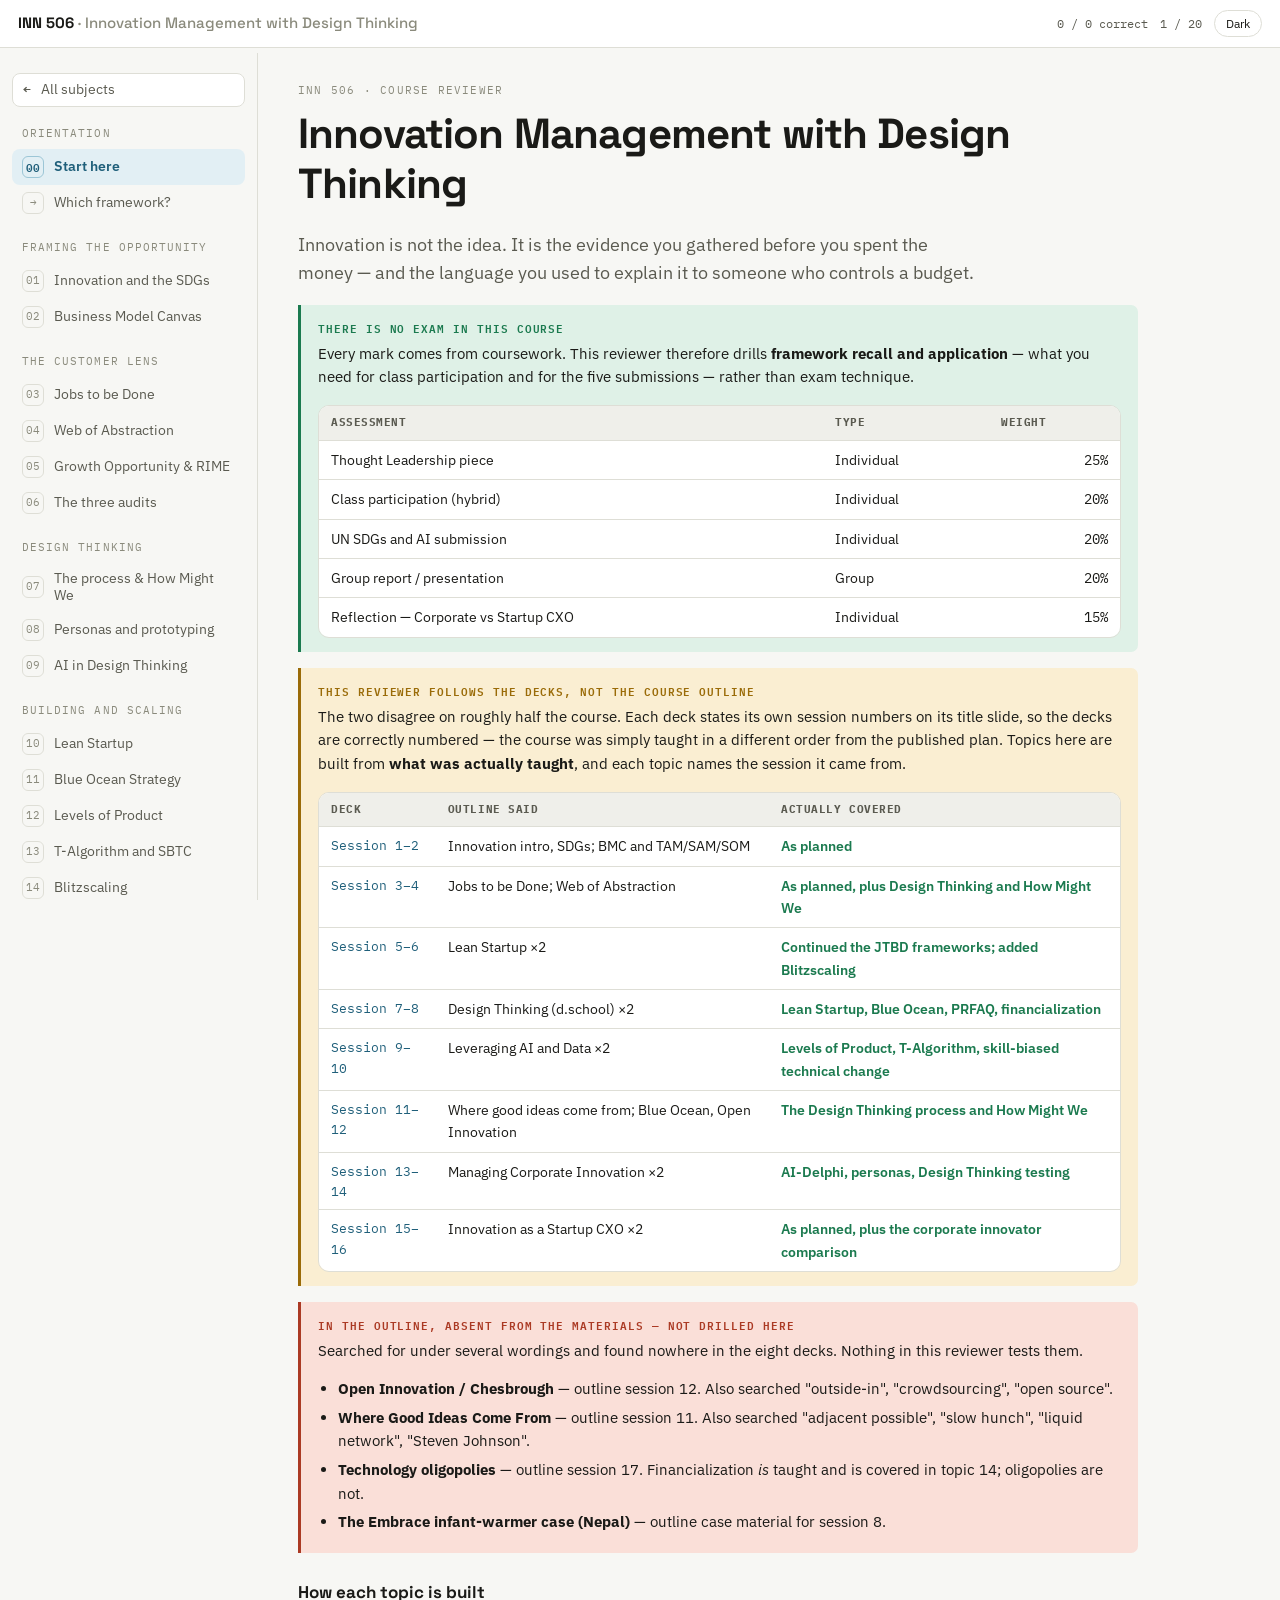
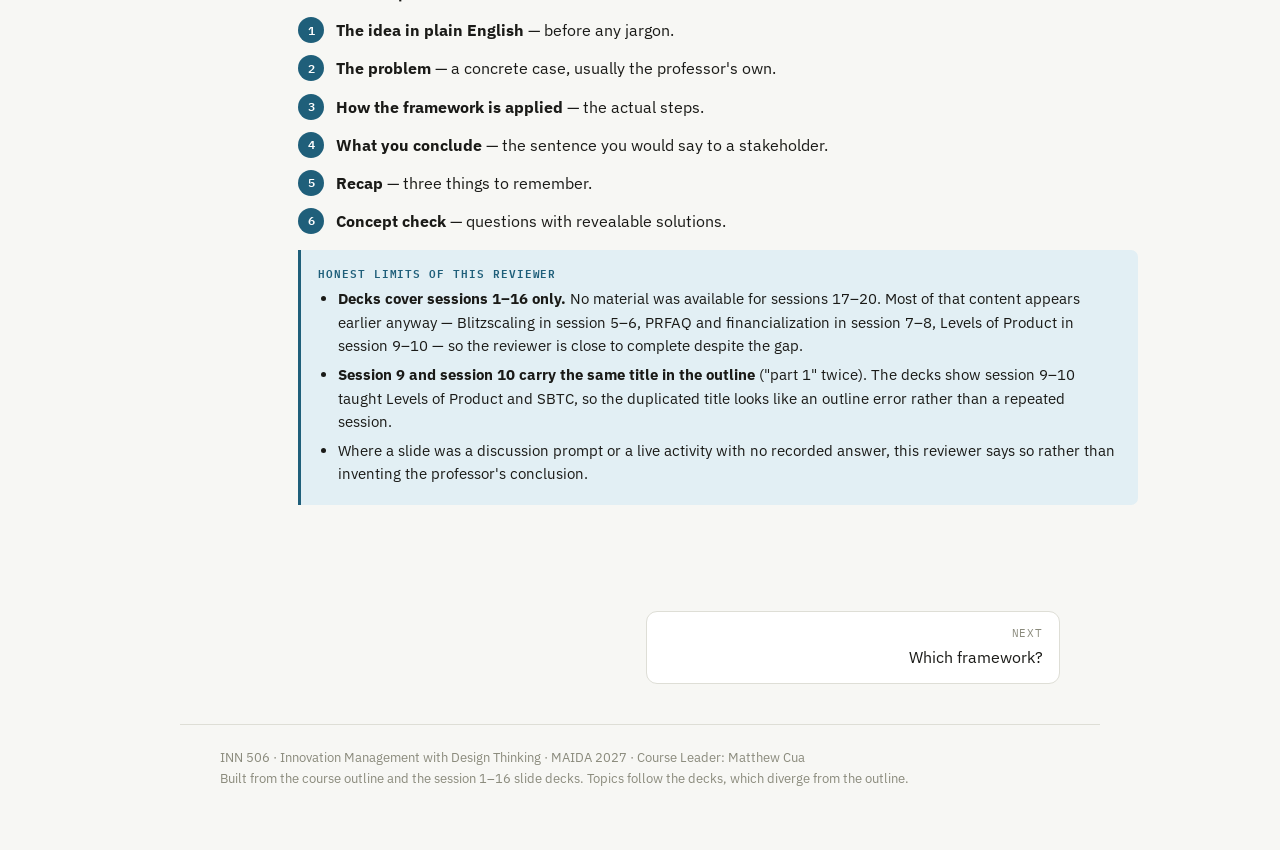
<file: subjects/inn506/index.html>
<!DOCTYPE html>
<html lang="en" data-theme="light">
<head>
<meta charset="utf-8">
<meta name="viewport" content="width=device-width,initial-scale=1">
<title>INN 506 — Innovation Management with Design Thinking</title>
<link rel="preconnect" href="https://fonts.googleapis.com">
<link rel="preconnect" href="https://fonts.gstatic.com" crossorigin>
<link href="https://fonts.googleapis.com/css2?family=Space+Grotesk:wght@400;500;600;700&family=IBM+Plex+Sans:wght@400;500;600&family=IBM+Plex+Mono:wght@400;500;600&display=swap" rel="stylesheet">
<link rel="stylesheet" href="../../assets/reviewer.css">
</head>
<body>
<a class="skip" href="#main">Skip to content</a>

<header class="topbar">
  <button class="menu-t" id="mt" aria-label="Toggle navigation" aria-expanded="false">☰</button>
  <a class="brand" href="../../index.html">INN 506 <span>· Innovation Management with Design Thinking</span></a>
  <div class="tb-right">
    <div class="pwrap" title="Concept checks answered"><div class="pfill" id="pbar"></div></div>
    <span id="pscore">0 / 0</span>
    <span id="pageidx"></span>
    <button class="theme" id="theme" aria-label="Toggle dark mode">Dark</button>
  </div>
</header>

<div class="shell">
<nav class="rail" id="rail" aria-label="Sections">
  <a class="rail-home" href="../../index.html"><b>&larr;</b>All subjects</a>
  <div class="rgrp">Orientation</div>
  <a href="#start"><em>00</em>Start here</a>
  <a href="#map"><em>→</em>Which framework?</a>
  <div class="rgrp">Framing the opportunity</div>
  <a href="#t01"><em>01</em>Innovation and the SDGs</a>
  <a href="#t02"><em>02</em>Business Model Canvas</a>
  <div class="rgrp">The customer lens</div>
  <a href="#t03"><em>03</em>Jobs to be Done</a>
  <a href="#t04"><em>04</em>Web of Abstraction</a>
  <a href="#t05"><em>05</em>Growth Opportunity &amp; RIME</a>
  <a href="#t06"><em>06</em>The three audits</a>
  <div class="rgrp">Design Thinking</div>
  <a href="#t07"><em>07</em>The process &amp; How Might We</a>
  <a href="#t08"><em>08</em>Personas and prototyping</a>
  <a href="#t09"><em>09</em>AI in Design Thinking</a>
  <div class="rgrp">Building and scaling</div>
  <a href="#t10"><em>10</em>Lean Startup</a>
  <a href="#t11"><em>11</em>Blue Ocean Strategy</a>
  <a href="#t12"><em>12</em>Levels of Product</a>
  <a href="#t13"><em>13</em>T-Algorithm and SBTC</a>
  <a href="#t14"><em>14</em>Blitzscaling</a>
  <div class="rgrp">Communicating and leading</div>
  <a href="#t15"><em>15</em>Working Backwards: PRFAQ</a>
  <a href="#t16"><em>16</em>Corporate vs Startup CXO</a>
  <div class="rgrp">Practice</div>
  <a href="#test"><em>✓</em>Comprehensive test</a>
  <div class="rgrp">Reference</div>
  <a href="#sheet"><em>ƒ</em>Framework sheet</a>
</nav>

<main id="main">

<!-- ================= START ================= -->
<section id="start">
  <div class="eyebrow">INN 506 · Course reviewer</div>
  <h1>Innovation Management with Design Thinking</h1>
  <p class="lede">Innovation is not the idea. It is the evidence you gathered before you spent the money — and the language you used to explain it to someone who controls a budget.</p>

  <div class="note why"><span class="tag">There is no exam in this course</span>
    <p>Every mark comes from coursework. This reviewer therefore drills <strong>framework recall and application</strong> — what you need for class participation and for the five submissions — rather than exam technique.</p>
    <div class="tw"><table class="dt">
      <thead><tr><th>Assessment</th><th>Type</th><th class="n">Weight</th></tr></thead>
      <tbody>
        <tr><td>Thought Leadership piece</td><td>Individual</td><td class="n">25%</td></tr>
        <tr><td>Class participation (hybrid)</td><td>Individual</td><td class="n">20%</td></tr>
        <tr><td>UN SDGs and AI submission</td><td>Individual</td><td class="n">20%</td></tr>
        <tr><td>Group report / presentation</td><td>Group</td><td class="n">20%</td></tr>
        <tr><td>Reflection — Corporate vs Startup CXO</td><td>Individual</td><td class="n">15%</td></tr>
      </tbody>
    </table></div>
  </div>

  <div class="note watch"><span class="tag">This reviewer follows the decks, not the course outline</span>
    <p>The two disagree on roughly half the course. Each deck states its own session numbers on its title slide, so the decks are correctly numbered — the course was simply taught in a different order from the published plan. Topics here are built from <strong>what was actually taught</strong>, and each topic names the session it came from.</p>
    <div class="tw"><table class="dt">
      <thead><tr><th>Deck</th><th>Outline said</th><th>Actually covered</th></tr></thead>
      <tbody>
        <tr><td class="m">Session 1–2</td><td>Innovation intro, SDGs; BMC and TAM/SAM/SOM</td><td class="s">As planned</td></tr>
        <tr><td class="m">Session 3–4</td><td>Jobs to be Done; Web of Abstraction</td><td class="s">As planned, plus Design Thinking and How Might We</td></tr>
        <tr><td class="m">Session 5–6</td><td>Lean Startup ×2</td><td class="s">Continued the JTBD frameworks; added Blitzscaling</td></tr>
        <tr><td class="m">Session 7–8</td><td>Design Thinking (d.school) ×2</td><td class="s">Lean Startup, Blue Ocean, PRFAQ, financialization</td></tr>
        <tr><td class="m">Session 9–10</td><td>Leveraging AI and Data ×2</td><td class="s">Levels of Product, T-Algorithm, skill-biased technical change</td></tr>
        <tr><td class="m">Session 11–12</td><td>Where good ideas come from; Blue Ocean, Open Innovation</td><td class="s">The Design Thinking process and How Might We</td></tr>
        <tr><td class="m">Session 13–14</td><td>Managing Corporate Innovation ×2</td><td class="s">AI-Delphi, personas, Design Thinking testing</td></tr>
        <tr><td class="m">Session 15–16</td><td>Innovation as a Startup CXO ×2</td><td class="s">As planned, plus the corporate innovator comparison</td></tr>
      </tbody>
    </table></div>
  </div>

  <div class="note scope"><span class="tag">In the outline, absent from the materials — not drilled here</span>
    <p>Searched for under several wordings and found nowhere in the eight decks. Nothing in this reviewer tests them.</p>
    <ul>
      <li><strong>Open Innovation / Chesbrough</strong> — outline session 12. Also searched "outside-in", "crowdsourcing", "open source".</li>
      <li><strong>Where Good Ideas Come From</strong> — outline session 11. Also searched "adjacent possible", "slow hunch", "liquid network", "Steven Johnson".</li>
      <li><strong>Technology oligopolies</strong> — outline session 17. Financialization <em>is</em> taught and is covered in topic 14; oligopolies are not.</li>
      <li><strong>The Embrace infant-warmer case (Nepal)</strong> — outline case material for session 8.</li>
    </ul>
  </div>

  <h3>How each topic is built</h3>
  <ol class="steps">
    <li><strong>The idea in plain English</strong> — before any jargon.</li>
    <li><strong>The problem</strong> — a concrete case, usually the professor's own.</li>
    <li><strong>How the framework is applied</strong> — the actual steps.</li>
    <li><strong>What you conclude</strong> — the sentence you would say to a stakeholder.</li>
    <li><strong>Recap</strong> — three things to remember.</li>
    <li><strong>Concept check</strong> — questions with revealable solutions.</li>
  </ol>

  <div class="note"><span class="tag">Honest limits of this reviewer</span>
    <ul>
      <li><strong>Decks cover sessions 1–16 only.</strong> No material was available for sessions 17–20. Most of that content appears earlier anyway — Blitzscaling in session 5–6, PRFAQ and financialization in session 7–8, Levels of Product in session 9–10 — so the reviewer is close to complete despite the gap.</li>
      <li><strong>Session 9 and session 10 carry the same title in the outline</strong> ("part 1" twice). The decks show session 9–10 taught Levels of Product and SBTC, so the duplicated title looks like an outline error rather than a repeated session.</li>
      <li>Where a slide was a discussion prompt or a live activity with no recorded answer, this reviewer says so rather than inventing the professor's conclusion.</li>
    </ul>
  </div>
</section>

<!-- ================= DECISION MAP ================= -->
<section id="map">
  <div class="eyebrow">The one decision that matters</div>
  <h2>Which framework answers this?</h2>
  <p class="lede">This course hands you about a dozen frameworks and the hard part is never the mechanics — it is knowing which one the situation calls for. Answer what is being <em>asked</em>, not which framework you remember best. The map deep-links into the topic covering each answer.</p>
  <div class="card" style="padding:20px">
    <div id="crumb" class="mono" style="font-size:12px;color:var(--fg3);min-height:18px;margin-bottom:10px"></div>
    <div id="dmbody"></div>
  </div>

  <h3>The same map as a lookup table</h3>
  <p>For printing, and for when you already know what you are looking for.</p>
  <div class="tw"><table class="dt">
    <thead><tr><th>When the question sounds like…</th><th>Use this</th><th>Where</th></tr></thead>
    <tbody>
      <tr><td>"What job is the customer really hiring us for?"</td><td class="s">Jobs to be Done</td><td class="m"><a href="#t03">Topic 3</a></td></tr>
      <tr><td>"Our JTBD feels too narrow / too obvious."</td><td class="s">Web of Abstraction — ladder up</td><td class="m"><a href="#t04">Topic 4</a></td></tr>
      <tr><td>"Why aren't customers doing the job already?"</td><td class="s">Web of Abstraction — ladder down</td><td class="m"><a href="#t04">Topic 4</a></td></tr>
      <tr><td>"Where should we grow next?"</td><td class="s">Growth Opportunity Framework</td><td class="m"><a href="#t05">Topic 5</a></td></tr>
      <tr><td>"We have four ideas and budget for one."</td><td class="s">RIME</td><td class="m"><a href="#t05">Topic 5</a></td></tr>
      <tr><td>"Customers drop off somewhere but we don't know where."</td><td class="s">Journey Audit</td><td class="m"><a href="#t06">Topic 6</a></td></tr>
      <tr><td>"What are we already good at that we could reuse?"</td><td class="s">Competency Audit</td><td class="m"><a href="#t06">Topic 6</a></td></tr>
      <tr><td>"We need to open up the problem before solving it."</td><td class="s">How Might We</td><td class="m"><a href="#t07">Topic 7</a></td></tr>
      <tr><td>"Who exactly are we building this for?"</td><td class="s">Personas</td><td class="m"><a href="#t08">Topic 8</a></td></tr>
      <tr><td>"We can't reach enough real users to interview."</td><td class="s">AI-Delphi / synthetic personas</td><td class="m"><a href="#t09">Topic 9</a></td></tr>
      <tr><td>"Is anyone going to want this at all?"</td><td class="s">MVP and build–measure–learn</td><td class="m"><a href="#t10">Topic 10</a></td></tr>
      <tr><td>"The metrics are flat and we've tried everything."</td><td class="s">Pivot</td><td class="m"><a href="#t10">Topic 10</a></td></tr>
      <tr><td>"This market is brutally competitive."</td><td class="s">Blue Ocean / ERRC</td><td class="m"><a href="#t11">Topic 11</a></td></tr>
      <tr><td>"Our product is fine but nobody sees the difference."</td><td class="s">Levels of Product and positioning</td><td class="m"><a href="#t12">Topic 12</a></td></tr>
      <tr><td>"Could this business realistically get very large?"</td><td class="s">T-Algorithm</td><td class="m"><a href="#t13">Topic 13</a></td></tr>
      <tr><td>"Should we grow fast and inefficiently on purpose?"</td><td class="s">Blitzscaling</td><td class="m"><a href="#t14">Topic 14</a></td></tr>
      <tr><td>"How big is this market, and can we defend the number?"</td><td class="s">TAM, SAM, SOM</td><td class="m"><a href="#t02">Topic 2</a></td></tr>
      <tr><td>"How does the whole business hang together on one page?"</td><td class="s">Business Model Canvas</td><td class="m"><a href="#t02">Topic 2</a></td></tr>
      <tr><td>"How do I pitch this to executives before building it?"</td><td class="s">Working Backwards / PRFAQ</td><td class="m"><a href="#t15">Topic 15</a></td></tr>
      <tr><td>"Why does this land differently inside a big company?"</td><td class="s">Corporate innovator vs startup CXO</td><td class="m"><a href="#t16">Topic 16</a></td></tr>
    </tbody>
  </table></div>
</section>

<!-- ================= TOPIC 1 ================= -->
<section id="t01">
  <div class="lessonhead"><span class="lnum">01</span><div class="eyebrow">Session 1</div></div>
  <h2>Innovation, technology and the SDGs</h2>
  <span class="pill mid">Framing</span><span class="pill tp">SDG submission · 20%</span>

  <div class="primer">
    <div class="ptag">The idea, in plain English</div>
    <div class="phook">Technology never lands in an empty room. It lands in somebody's actual life, with their politics, budgets and habits already in it.</div>
    <p class="pana">The course opens by refusing the engineer's daydream — that a good enough solution wins on merit. It doesn't. The world has spent somewhere between <strong>$4.5 and $6 trillion</strong> on foreign and humanitarian aid since 1946 and the recipients still rate the agencies serving them about <strong>3 out of 10</strong> on meeting their priority needs. Money and good intentions were never the bottleneck. Understanding the people was.</p>
    <div class="pgrid">
      <div class="pcell"><b>You're asking</b><span>What problem is worth solving, and for whom?</span></div>
      <div class="pcell"><b>It weighs</b><span>Technical possibility against real-world constraint.</span></div>
      <div class="pcell"><b>The course thesis</b><span>Innovation need not be human-<em>centered</em> — but it must be human-<em>informed</em>.</span></div>
    </div>
  </div>

  <div class="note plain"><span class="tag">The professor's own framing, worth quoting back</span>
    <p>"How I will teach this course will be highly human-centered, creating positive outcomes for both business, society and self… <strong>however, innovation need not be human-centered, just human-informed.</strong>"</p>
    <p style="margin-bottom:0">That distinction is doing real work. Human-<em>centered</em> means the human is the organising principle of the design. Human-<em>informed</em> means evidence from humans shapes a decision that might be driven by something else entirely — a regulation, a cost ceiling, a piece of infrastructure. A reviewer answer that treats the two as synonyms has missed the point of the sentence.</p>
  </div>

  <h3>Where the SDGs came from, and why the origin matters</h3>
  <p>The Sustainable Development Goals did not appear from nowhere. They replaced something that failed for a reason you can name.</p>

  <div class="tw"><table class="dt">
    <thead><tr><th>&nbsp;</th><th>Millennium Development Goals</th><th>Sustainable Development Goals</th></tr></thead>
    <tbody>
      <tr><td>How they were made</td><td>By committee, top-down — in the professor's words, "mostly white people in ivory towers"</td><td class="s">Wide public consultation</td></tr>
      <tr><td>Evidence base</td><td>Expert judgement</td><td class="s">MY World Survey (9.7M people); UNDG "A Million Voices" (1.7M people across 190 countries)</td></tr>
      <tr><td>Adopted</td><td>2000</td><td class="s">25 September 2015, by 193 UN Member States</td></tr>
      <tr><td>Horizon</td><td>15 years</td><td class="s">15 years — to 2030</td></tr>
      <tr><td>Structure</td><td>8 goals</td><td class="s">17 goals, 169 targets</td></tr>
    </tbody>
  </table></div>

  <div class="note why"><span class="tag">Why the consultation is the whole point</span>
    <p style="margin-bottom:0">The SDGs are meant to influence <strong>budgets, policies and social norms</strong> of countries, cities and organisations. That authority rests entirely on the claim that they came from asking people rather than from telling them. Strip out the consultation and they are just another list.</p>
  </div>

  <h3>The Grand Bargain — what happens when trust runs out</h3>
  <p>A worked case in why delivery constraints beat good intentions. By 2016 donors and aid agencies were locked in a trust deficit over how funds were actually used. The Grand Bargain was the quid pro quo: donors would give more flexible funding, agencies would become more transparent and push more money directly to people in need.</p>

  <div class="card">
    <p><strong>The panel identified three interdependent problems:</strong></p>
    <ol class="steps">
      <li><strong>Reduce the needs</strong> — fewer people requiring assistance in the first place.</li>
      <li><strong>Mobilise additional funds</strong> — through traditional or innovative mechanisms.</li>
      <li><strong>Improve efficiency</strong> — get more out of each dollar that does arrive.</li>
    </ol>
    <p style="margin-bottom:0">The report's blunt line, and the one most worth carrying into your own work: <em>"Individuals and institutions need to move beyond their preoccupation with organizational survival."</em></p>
  </div>

  <div class="note watch"><span class="tag">The trap</span>
    <p style="margin-bottom:0">The Grand Bargain is not a funding mechanism and it is not a treaty. It is a <strong>reciprocal commitment</strong> — each side gives something to get something. Describing it as "a UN fund" or "an aid target" misses what makes it interesting: it is an attempt to fix an incentive problem, not a money problem.</p>
  </div>

  <h3>Three flavours of technology innovation</h3>
  <p>The professor's own taxonomy, and a useful sanity check on any venture idea — including your own capstone.</p>

  <div class="tw"><table class="dt">
    <thead><tr><th>Flavour</th><th>What it looks like</th><th>The risk it carries</th></tr></thead>
    <tbody>
      <tr><td class="s">Technology looking for a use case</td><td>You have a capability and need a business case for it</td><td>The classic solution-in-search-of-a-problem</td></tr>
      <tr><td class="s">An existing problem a new technology solves better</td><td>The problem is proven; the approach is new</td><td>Incumbents may simply adopt the same technology</td></tr>
      <tr><td class="s">Localisation of technology</td><td>Something that works elsewhere, adapted to here</td><td>Assuming the context transfers along with the code</td></tr>
    </tbody>
  </table></div>

  <div class="note recap"><span class="tag">Recap</span>
    <ul>
      <li><strong>Human-informed, not necessarily human-centered.</strong> Evidence from people must shape the decision; people need not be the organising principle.</li>
      <li><strong>The SDGs' authority comes from consultation</strong> — 9.7M in MY World, 1.7M in A Million Voices — which is exactly what the MDGs lacked.</li>
      <li><strong>The Grand Bargain is a trust problem, not a funding problem.</strong> Reducing needs, mobilising funds and improving efficiency are its three legs.</li>
    </ul>
  </div>

  <div class="quiz"><h3>Concept check</h3><div data-quiz="t01"></div></div>
</section>

<!-- ================= TOPIC 2 ================= -->
<section id="t02">
  <div class="lessonhead"><span class="lnum">02</span><div class="eyebrow">Session 2</div></div>
  <h2>Business Model Canvas; TAM, SAM, SOM</h2>
  <span class="pill mid">Core framework</span><span class="pill tp">Group submission</span><span class="pill fm">Some arithmetic</span>

  <div class="primer">
    <div class="ptag">The idea, in plain English</div>
    <div class="phook">Nine boxes that force you to say, on one page, who pays you and what it costs you to serve them.</div>
    <p class="pana">The Business Model Canvas is not a planning document — it is a <em>shared language</em>. Its value is that a CFO, an engineer and a marketer can look at the same page and argue about the same thing. The course leans on it precisely because it makes the economics visible: revenue on the right, cost on the left, and nowhere to hide if one is bigger than the other.</p>
    <div class="pgrid">
      <div class="pcell"><b>You're asking</b><span>Does this business actually hang together?</span></div>
      <div class="pcell"><b>It compares</b><span>What you earn against what you spend to earn it.</span></div>
      <div class="pcell"><b>Start at</b><span>Customer segments — block 1, always.</span></div>
    </div>
  </div>

  <h3>The nine building blocks, in the order you fill them</h3>

  <div class="tw"><table class="dt">
    <thead><tr><th class="n">#</th><th>Block</th><th>The question it answers</th><th>What people get wrong</th></tr></thead>
    <tbody>
      <tr><td class="n">1</td><td class="s">Customer Segments</td><td>Who are you creating value for?</td><td>Listing "everyone". Segments can be direct or indirect, and come in functional, social and emotional types.</td></tr>
      <tr><td class="n">2</td><td class="s">Value Proposition</td><td>What benefit do they get?</td><td>Describing the <em>technology</em>. A value proposition is always stated <strong>in relation to a segment</strong> — it helps that customer get a job done.</td></tr>
      <tr><td class="n">3</td><td class="s">Channels</td><td>How do you reach them?</td><td>Forgetting channels run both ways — how they reach you matters as much as how you deliver.</td></tr>
      <tr><td class="n">4</td><td class="s">Customer Relationships</td><td>How do you acquire, retain and grow them?</td><td>Confusing it with channels. Four themes: type, bond, intimacy, lifecycle.</td></tr>
      <tr><td class="n">5</td><td class="s">Revenue Streams</td><td>How do they pay you?</td><td>Treating it as an input. It is an <em>outcome</em> of blocks 1–4.</td></tr>
      <tr><td class="n">6</td><td class="s">Key Resources</td><td>What must you <em>have</em>?</td><td>Listing everything. Only the absolute essentials — tangible and intangible.</td></tr>
      <tr><td class="n">7</td><td class="s">Key Activities</td><td>What must you <em>do</em>?</td><td>Confusing with resources. Ask: where do we really need to excel?</td></tr>
      <tr><td class="n">8</td><td class="s">Key Partnerships</td><td>Who helps you?</td><td>Ignoring that each partner has their own business model. Look for win–win.</td></tr>
      <tr><td class="n">9</td><td class="s">Cost Structure</td><td>What does it cost to run?</td><td>Treating it as an input. It is an <em>outcome</em> of blocks 6–8.</td></tr>
    </tbody>
  </table></div>

  <div class="note plain"><span class="tag">Say it in plain words</span>
    <p style="margin-bottom:0">Blocks 5 and 9 are the only two you do not choose. They fall out of the other seven. If you find yourself "deciding" a revenue stream without having changed a segment, a value proposition, a channel or a relationship, you are guessing.</p>
  </div>

  <h3>The worked example: Jollibee</h3>
  <p>The professor builds the canvas block by block on a company everyone in the room already understands. Learn it in this form — it is the fastest way to check whether you have the blocks straight.</p>

  <div class="tw"><table class="dt">
    <thead><tr><th>Block</th><th>Jollibee</th></tr></thead>
    <tbody>
      <tr><td class="s">1 · Customer Segments</td><td>Working Filipinos · Kids and families · OFWs · Entrepreneurs (the franchisee is a customer too)</td></tr>
      <tr><td class="s">2 · Value Propositions</td><td>"Langhap Sarap" · Fast convenient food · "Sulit at Sarap" · For entrepreneurs: an established brand and system</td></tr>
      <tr><td class="s">3 · Channels</td><td>Dine-in stores · Delivery · Hotline and website · The Jollibee mascot · Events and catering</td></tr>
      <tr><td class="s">4 · Customer Relationships</td><td>Happy Plus loyalty card · "Proudly Pinoy" / <em>pinaglakihan</em> · Franchisor–franchisee</td></tr>
      <tr><td class="s">5 · Revenue Streams</td><td>Store and delivery sales · Events and group sales · Franchise fees</td></tr>
      <tr><td class="s">6 · Key Resources</td><td>Recipes, formula, the <em>timpla</em> · The brand</td></tr>
      <tr><td class="s">7 · Key Activities</td><td>Training · Hiring · Marketing and promo · Store and franchise management · Supply chain</td></tr>
      <tr><td class="s">8 · Key Partnerships</td><td>Farmers and cooperatives · Food FMCG suppliers · Malls and property companies · Franchisees · Agencies</td></tr>
      <tr><td class="s">9 · Cost Structure</td><td>Physical store and rental · Service staff payroll · Ingredients · Equipment · Packaging · Advertising</td></tr>
    </tbody>
  </table></div>

  <div class="note why"><span class="tag">Notice what Jollibee teaches you</span>
    <p style="margin-bottom:0">Entrepreneurs appear as a <strong>customer segment</strong> with their own value proposition ("an established brand and system"), their own relationship (franchisor–franchisee) and their own revenue stream (franchise fees). One company, two quite different businesses on one canvas. That is the canvas earning its keep — and a very likely discussion question.</p>
  </div>

  <div class="note watch"><span class="tag">How to actually use it</span>
    <ul>
      <li>Don't write on the canvas — use Post-Its, so it can change.</li>
      <li>One idea per Post-It. No bullet points on a Post-It.</li>
      <li>Colour-code, and use visuals as well as words.</li>
      <li>Watch your granularity, and distinguish <strong>present</strong> from <strong>future</strong>.</li>
      <li>One idea per canvas. A canvas covering two business models is covering neither.</li>
    </ul>
  </div>

  <div class="note"><span class="tag">The technology nuance</span>
    <p style="margin-bottom:0">You are <em>supposed</em> to start at customer segments. In technology ventures you are often constrained before you begin — by what the platform can do, what data you can get, what you already built. The professor's point is that in tech, blocks <strong>1, 2, 6 and 7</strong> (segments, value proposition, key resources, key activities) shift in relative importance, and the honest canvas admits which constraint came first.</p>
  </div>

  <h3>TAM, SAM, SOM — sizing the prize</h3>
  <p>Three nested circles. Each one narrows the claim, and each narrowing is where the credibility is won or lost.</p>

  <div class="fx">TAM — Total Addressable Market      everyone who could conceivably need this
SAM — Serviceable Available Market  the slice you could serve with your model and reach
SOM — Serviceable Obtainable Market the slice you could realistically win</div>

  <div class="note plain"><span class="tag">The two directions, and what each proves</span>
    <p style="margin-bottom:0">"<strong>Top-down tells you the market exists. Bottom-up tells you why you are the right person to crack that market.</strong>" Top-down means desk research — the library, industry reports, a survey. Bottom-up means your own usage data, your MVP, your actual unit economics. A third route, <em>value theory</em>, leans on domain experts and focus groups — the professor's own name for it is the "trust me bro" approach, which tells you how much weight to give it alone.</p>
  </div>

  <h3>The Goldilocks zone</h3>
  <p>Investors read these three numbers as a test of judgement, not of arithmetic. Both directions of error are fatal, and they fail differently.</p>

  <div class="tw"><table class="dt">
    <thead><tr><th>&nbsp;</th><th>Too high, and they think…</th><th>Too low, and they think…</th></tr></thead>
    <tbody>
      <tr><td class="s">TAM</td><td>Too much competition to survive</td><td>The market is simply too small</td></tr>
      <tr><td class="s">SAM</td><td>Did you even understand the industry? Do you expect competitors not to punch back?</td><td>The market is too niche</td></tr>
      <tr><td class="s">SOM</td><td>Do you have a secret sauce, or are you high?</td><td>Why are you competing at all — is this worth doing?</td></tr>
    </tbody>
  </table></div>

  <h3>The worked narrative: a bank for refugees</h3>
  <p>The professor builds a sizing story from the top down, deliberately, so you can watch a plausible narrative assemble itself.</p>

  <div class="card">
    <ol class="steps">
      <li><strong>Establish the scale.</strong> More than 60 million international refugees have no access to credit or banking. Counted as a population, the world's forcibly displaced would rank about 12th among countries — between Japan (123M) and the Philippines (114M).</li>
      <li><strong>Narrow to a serviceable market.</strong> Turkey and Germany host the most international refugees — roughly 6 million between them. Start there.</li>
      <li><strong>Find the money already flowing.</strong> UNHCR alone disburses <strong>USD 10.248 billion</strong> a year in refugee support, and Germany pays asylum seekers about <strong>EUR 670 per month</strong> each.</li>
      <li><strong>Now build the financial product.</strong> Sounds good — so what are the problems?</li>
    </ol>
    <div class="ans"><small>Annual stipend per asylum seeker in Germany</small>EUR 8,040</div>
    <p style="margin-bottom:0">That last step is the lesson. Every number above is real and the story is coherent, and none of it establishes that refugees can legally hold an account, that the stipend can be routed through a private product, or that you can run KYC on someone without documents.</p>
  </div>

  <div class="note watch"><span class="tag">The trap: TAM, SAM, SOM is not a business</span>
    <p style="margin-bottom:0">A good market size proves an <strong>opportunity</strong>, never a <strong>sustainable business</strong>. The professor's standing example is peer marketplaces — "always funded, always failing" — which produce beautiful TAM/SAM/SOM slides and tight narratives precisely because everyone can picture the market, while the hard operational problems stay hidden. If your answer stops at the market size, you have not answered.</p>
  </div>

  <div class="note why"><span class="tag">What investors are actually reading</span>
    <p style="margin-bottom:0">"They don't really care what the actual answer is. <strong>They want to see how you arrived at that number.</strong>" — Helen Min, Phenomenal Ventures. Show the working. A defensible method beats a flattering total.</p>
  </div>

  <div class="note recap"><span class="tag">Recap</span>
    <ul>
      <li><strong>Revenue streams and cost structure are outcomes</strong>, not choices — they fall out of the other seven blocks.</li>
      <li><strong>A value proposition is always stated for a specific segment.</strong> Jollibee's franchisees get a different one from its diners.</li>
      <li><strong>Market size is an opportunity, not a business</strong>, and the method matters more than the number.</li>
    </ul>
  </div>

  <div class="quiz"><h3>Concept check</h3><div data-quiz="t02"></div></div>
</section>

<!-- ================= TOPIC 3 ================= -->
<section id="t03">
  <div class="lessonhead"><span class="lnum">03</span><div class="eyebrow">Sessions 3–4, continued in 5–6</div></div>
  <h2>Jobs to be Done</h2>
  <span class="pill mid">Core framework</span><span class="pill tp">Used in every later topic</span>

  <div class="primer">
    <div class="ptag">The idea, in plain English</div>
    <div class="phook">Nobody wants a drill. They want a hole — and actually they want the shelf up before their partner gets home.</div>
    <p class="pana">Jobs to be Done says that people "hire" a product to make progress in a particular circumstance. Christensen's sharpest claim is the one students skip: <strong>the circumstances matter more than the customer's characteristics.</strong> Demographics tell you who someone is. The job tells you what they were trying to do at the moment they reached for something — which is the only thing you can design for.</p>
    <div class="pgrid">
      <div class="pcell"><b>You're asking</b><span>What progress is this person trying to make?</span></div>
      <div class="pcell"><b>It replaces</b><span>Demographic segmentation and feature lists.</span></div>
      <div class="pcell"><b>Written from</b><span>The customer's perspective, never the company's.</span></div>
    </div>
  </div>

  <div class="note"><span class="tag">The definition to be able to quote</span>
    <p>"<strong>Job</strong>" is shorthand for what an individual really seeks to accomplish in a given circumstance. JTBD is a lens revealing the circumstances — or forces — that drive people and organisations toward and away from decisions.</p>
    <p style="margin-bottom:0">"The circumstances are more important than customer characteristics, product attributes, new technologies, or trends." — Christensen, Hall, Dillon &amp; Duncan, <em>HBR</em>, 2016</p>
  </div>

  <h3>The statement, and why the shape matters</h3>
  <div class="fx">When [Situation]
I want to [Motivation]
So I can [Expected Outcome]</div>

  <div class="card">
    <p style="margin-top:0"><strong>Worked:</strong> "When I am running, I want to listen to music, so I can be motivated."</p>
    <p>Each slot does a job of its own. <strong>Situation</strong> is the circumstance that triggers the need — change it and the job changes. <strong>Motivation</strong> is what they want to do, not the product they use to do it. <strong>Expected outcome</strong> is the progress they are actually after, and it is the slot most people leave vague.</p>
    <p style="margin-bottom:0">A JTBD should be <strong>customer-focused</strong>, <strong>discrete</strong> and <strong>centred on a desired outcome</strong>. "Jobs describe the underlying human needs, not the features of the product." — Sunita Mohanty, Product Lead, Meta.</p>
  </div>

  <h3>The same situation, two different jobs, two different businesses</h3>
  <p>Watch how changing only the <em>motivation</em> slot sends you to a completely different product.</p>

  <div class="tw"><table class="dt">
    <thead><tr><th>Job statement</th><th>What it points to</th><th>Growth type</th></tr></thead>
    <tbody>
      <tr><td>"When I'm drilling a hole, I want to do it <strong>quicker and cleaner</strong>, so I can do other things"</td><td class="s">Laser guides, dust removers</td><td>Source of <em>improvement</em></td></tr>
      <tr><td>"When I'm drilling a hole, I want to do it <strong>cheaply</strong>, so I can spend more money on other things"</td><td class="s">A tool rental marketplace, double-sided tape</td><td>Source of <em>expansion / diversification</em></td></tr>
    </tbody>
  </table></div>

  <div class="note why"><span class="tag">Why this is the whole framework in one table</span>
    <p style="margin-bottom:0">Double-sided tape is not a better drill. It is a competitor that a drill manufacturer would never see coming, because it only appears once you state the job rather than the product category. That is what "focus relentlessly on the customer" buys you.</p>
  </div>

  <h3>The three kinds of job</h3>
  <div class="tw"><table class="dt">
    <thead><tr><th>Type</th><th>The question</th><th>Example</th></tr></thead>
    <tbody>
      <tr><td class="s">Functional</td><td>How do customers want to solve their problem?</td><td>Get from point A to point B by air</td></tr>
      <tr><td class="s">Social</td><td>How do they want to be perceived?</td><td>Be seen as someone who flies a premium carrier</td></tr>
      <tr><td class="s">Emotional</td><td>How do they want to feel?</td><td>Arrive rested and unflustered</td></tr>
    </tbody>
  </table></div>

  <div class="note plain"><span class="tag">The class example worth remembering</span>
    <p>The functional job of every airline is identical — "point A to point B from the air". So why would anyone pay almost double to route through Hong Kong to reach Taiwan? Why choose Cathay over Cebu Pacific, over Philippine Airlines, over EVA?</p>
    <p style="margin-bottom:0">Because the functional job was never the one in contention. <strong>Starlux</strong> launched into a Taiwanese duopoly in 2020 against Cathay, ANA, JAL and Korean Air — and its founder, the ousted EVA chairman <strong>Chang Kuo-Wei</strong>, is a working pilot who still flies his own customers. The professor's question is the point: what advantage does that give him in identifying jobs to be done?</p>
  </div>

  <div class="note"><span class="tag">The classic: NyQuil → ZzzQuil</span>
    <p style="margin-bottom:0">NyQuil sold for decades as a cold remedy. Then someone noticed consumers taking a couple of spoonfuls to help them sleep — <em>when they weren't sick at all</em>. ZzzQuil was born: the good night's rest they wanted, without the active ingredients they didn't need. Understanding the job let an existing product become a new one, with no new chemistry.</p>
  </div>

  <div class="note watch"><span class="tag">JTBD is not How Might We — know which you are writing</span>
    <div class="tw"><table class="dt">
      <thead><tr><th>&nbsp;</th><th>Jobs to be Done</th><th>How Might We</th></tr></thead>
      <tbody>
        <tr><td>Whose perspective</td><td class="s">The <strong>user's</strong></td><td class="s">The <strong>provider's</strong> — "you"</td></tr>
        <tr><td>What it gives you</td><td>Discrete and tactical</td><td>A direction to take</td></tr>
      </tbody>
    </table></div>
    <p style="margin-bottom:0">Both are useful; they are not interchangeable, and swapping them is a standard way to lose marks. See <a href="#t07">topic 7</a> for How Might We.</p>
  </div>

  <div class="note recap"><span class="tag">Recap</span>
    <ul>
      <li><strong>Circumstances beat characteristics.</strong> The situation someone is in predicts behaviour better than who they are.</li>
      <li><strong>When / I want to / So I can</strong> — and the outcome slot is the one people leave vague.</li>
      <li><strong>Functional, social and emotional.</strong> The functional job is usually the one everyone already serves; the other two decide who wins.</li>
    </ul>
  </div>

  <div class="quiz"><h3>Concept check</h3><div data-quiz="t03"></div></div>
</section>

<!-- ================= TOPIC 4 ================= -->
<section id="t04">
  <div class="lessonhead"><span class="lnum">04</span><div class="eyebrow">Sessions 3–4, continued in 5–6</div></div>
  <h2>The Web of Abstraction</h2>
  <span class="pill mid">Core framework</span><span class="pill tp">Two directions</span>

  <div class="primer">
    <div class="ptag">The idea, in plain English</div>
    <div class="phook">Ask "why?" until you reach something too broad to build, then ask "what's stopping you?" until you reach something too big to fix. The useful work is everything in between.</div>
    <p class="pana">It sits on S.I. Hayakawa's <em>Ladder of Abstraction</em> — the observation that language runs from the concrete and specific up to the abstract and general. The Web of Abstraction turns that into a brainstorming tool: start from one functional job and walk in both directions to surface the social and emotional jobs above it and the obstacles below it.</p>
    <div class="pgrid">
      <div class="pcell"><b>Ladder up</b><span>"Why?" and "Why else?" — find the jobs behind the job.</span></div>
      <div class="pcell"><b>Ladder down</b><span>"What's stopping you?" and "What else?" — find the barriers.</span></div>
      <div class="pcell"><b>Always start at</b><span>A <em>functional</em> JTBD.</span></div>
    </div>
  </div>

  <h3>Laddering up — from a task to a motive</h3>
  <p>Take the Airbnb job: <strong>"Find a room in a foreign city."</strong> Ask why, and why else, repeatedly.</p>

  <div class="card">
    <div class="fx">Find a room in a foreign city          ← functional JTBD
  ├ why? To attend a business conference
  │    └ why? Build new relationships · Expand my perspective
  ├ why else? To immerse myself in a new experience
  │    └ why? I'm bored with my current situation
  └ why else? I was ordered to, but within a budget
       └ why? To look for new opportunities</div>
    <p style="margin-bottom:0">Now the professor's question lands: <strong>why Airbnb and not Hilton?</strong> Nothing in the functional job answers that. Everything in the layer above it does.</p>
  </div>

  <h3>The B2B version — where it gets uncomfortable</h3>
  <p>A sales manager using CRM tools. Functional job: <strong>"Identify prospective customers."</strong></p>

  <div class="fx">Identify prospective customers
  → Increase the number of customers our sales team can approach
  → Increase market share of our product
  → It is the primary metric for my performance review
  → Because I want to get promoted
  → I want my parents to see me as successful</div>

  <div class="note why"><span class="tag">Read what just happened</span>
    <p>The top of that ladder is not a business requirement. It is a person's self-image. The professor's split is explicit:</p>
    <ul style="margin-bottom:0">
      <li>The <strong>bottom</strong> of the ladder gives you <strong>key functional features</strong> — it is a functional job, so build the function.</li>
      <li>The <strong>top</strong> gives you the <strong>social and emotional jobs</strong>, which tell you what else the product needs. Can it easily generate the report that makes this manager look good in their review? That feature does not appear anywhere in "identify prospective customers".</li>
    </ul>
  </div>

  <h3>Laddering down — from a task to a barrier</h3>
  <p>Same Airbnb job, opposite direction. Ask what is stopping them, and what else.</p>

  <div class="fx">Find a room in a foreign city          ← functional JTBD
  ├ what's stopping you? Unsure of safety
  │    ├ Can I trust the host?  · Is it clean? · Is it a safe area?
  │    └ I don't know them · I heard horror stories
  └ what else? I don't have the budget
       ├ My boss only gave me a budget
       └ I don't have the cashflow right now</div>

  <div class="note plain"><span class="tag">What ladder-down output is for</span>
    <p style="margin-bottom:0">Same split, different use. The concrete barriers become <strong>features</strong>. The emotional ones — "I heard horror stories" — become the things your <strong>marketing must hit</strong>. Reviews, verified hosts and a guarantee are not product decisions and messaging decisions separately; they are the same insight pointed at two teams.</p>
  </div>

  <div class="note"><span class="tag">Generating barriers when the obvious ones run out</span>
    <p style="margin-bottom:0">Use impairments and limitations deliberately: lack of resources, disabilities, and the constraints of an organisation in terms of governance or approvals. "Leadership doesn't give me the budget" is as real a barrier as anything in the product.</p>
  </div>

  <div class="note watch"><span class="tag">When to stop — in both directions</span>
    <ul style="margin-bottom:0">
      <li><strong>Up:</strong> stop when it becomes obvious or too broad. "To be happy" is where the ladder dies.</li>
      <li><strong>Down:</strong> stop when the problem is too big, too broad, or has no obvious solution.</li>
      <li>Keep going until you reach jobs you <em>don't</em> actually solve — that gap is the output, not a failure.</li>
    </ul>
  </div>

  <div class="note why"><span class="tag">Rules for the worksheet</span>
    <ul style="margin-bottom:0">
      <li>Describe individual jobs — resist grouping them into one compound sentence.</li>
      <li>Write from the <strong>customer's</strong> perspective, not your company's.</li>
      <li>Keep the outcome the customer wants top of mind.</li>
      <li>Defer judgement, strive for quantity, and ideate in different directions — you may ask more than five whys.</li>
    </ul>
  </div>

  <div class="note recap"><span class="tag">Recap</span>
    <ul>
      <li><strong>Up gives you motives, down gives you barriers.</strong> Up = "why / why else", down = "what's stopping you / what else".</li>
      <li><strong>The concrete end becomes features; the abstract end becomes positioning and marketing.</strong></li>
      <li><strong>Jobs are not static.</strong> Changes in the landscape or in social norms create new jobs, new challenges and new opportunities.</li>
    </ul>
  </div>

  <div class="quiz"><h3>Concept check</h3><div data-quiz="t04"></div></div>
</section>

<!-- ================= TOPIC 5 ================= -->
<section id="t05">
  <div class="lessonhead"><span class="lnum">05</span><div class="eyebrow">Sessions 3–4, continued in 5–6</div></div>
  <h2>Growth Opportunity Framework and RIME</h2>
  <span class="pill mid">Portfolio view</span><span class="pill fm">Scoring grid</span>

  <div class="primer">
    <div class="ptag">The idea, in plain English</div>
    <div class="phook">"Innovation" covers both repainting the kitchen and moving to another country. Say which one you mean before anyone signs off on it.</div>
    <p class="pana">The Growth Opportunity Framework — Nagji and Tuff's Innovation Ambition Matrix — sorts initiatives by how far they move from what you do today. Its purpose is not classification for its own sake: knowing where an idea sits tells you its <strong>risk and its expected return</strong>, which is what lets you hold a portfolio rather than a pile of bets.</p>
    <div class="pgrid">
      <div class="pcell"><b>Two axes</b><span>How new the customer is, how new the experience is.</span></div>
      <div class="pcell"><b>It tells you</b><span>Risk, return, and how defensible the position is.</span></div>
      <div class="pcell"><b>You can start</b><span>Anywhere — but own the risk that comes with it.</span></div>
    </div>
  </div>

  <h3>The three zones</h3>
  <div class="tw"><table class="dt">
    <thead><tr><th>Zone</th><th>Move</th><th>Risk</th><th>Who and what</th></tr></thead>
    <tbody>
      <tr><td class="s">Core</td><td>Improve</td><td>Low</td><td>Existing customers, incrementally improved experience</td></tr>
      <tr><td class="s">Adjacent</td><td>Expand</td><td>Medium</td><td>New customers with the same experience, <em>or</em> the same customers with a new experience</td></tr>
      <tr><td class="s">Transformational</td><td>Diversify</td><td>High</td><td>New customers <em>and</em> a new experience</td></tr>
    </tbody>
  </table></div>

  <div class="note watch"><span class="tag">The counter-intuitive bit</span>
    <p style="margin-bottom:0">Low risk is not the same as safe. The professor's warning: <strong>it is harder to defend against competition in the core</strong>, precisely because a low-risk incremental improvement is low-risk for your competitors to copy too. The lower-left corner feels comfortable and erodes quietly.</p>
  </div>

  <div class="note plain"><span class="tag">How it connects to JTBD</span>
    <p style="margin-bottom:0">Overlay the two and you get the three growth questions: What <strong>other jobs</strong> can you address with the experience you already offer? Do you observe customers using your product for a <strong>different job</strong> than you designed for? Can you expand into <strong>adjacent jobs</strong>? Dyson shipped its first branded vacuum in 1993 — the framework is how you answer "where do you go now?"</p>
  </div>

  <h3>RIME — choosing between opportunities</h3>
  <p>Once the Web of Abstraction and the growth framework have produced more opportunities than you can fund, RIME scores them on four axes.</p>

  <div class="tw"><table class="dt">
    <thead><tr><th>Axis</th><th>The question</th><th>How to measure it</th></tr></thead>
    <tbody>
      <tr><td class="s">Reach</td><td>How many people does this touch?</td><td>Size of the addressable group</td></tr>
      <tr><td class="s">Impact</td><td>How well does it solve their job?</td><td>Your JTBD should already be measurable. If it isn't: customer satisfaction, time spent, effort</td></tr>
      <tr><td class="s">Monetization</td><td>What does it earn?</td><td>Which gives the largest margin; which has the highest willingness to pay</td></tr>
      <tr><td class="s">Effort</td><td>What does it cost to do?</td><td>Money, time <em>and</em> resources — and which leverages what you already have</td></tr>
    </tbody>
  </table></div>

  <div class="card">
    <p style="margin-top:0"><strong>The class exercise.</strong> Score these four Uber opportunities on Reach, Impact, Monetization and Effort — then say which one you'd fund:</p>
    <div class="fx">Package delivery    ·  Food delivery
Car ridesharing     ·  Expand to Indonesia</div>
    <p style="margin-bottom:0">And the second set, for a camera company: an integrated camera on a drone, a handheld camera stabiliser, eBikes, an action camera. The eBike is in that list on purpose.</p>
  </div>

  <div class="note why"><span class="tag">The point of scoring Effort separately</span>
    <p style="margin-bottom:0">Reach, Impact and Monetization all describe the prize. <strong>Effort is the only axis that describes you</strong> — and specifically, how much of the work you have already done. Two companies scoring the same opportunity will get identical R, I and M, and different E. That difference is your actual strategy.</p>
  </div>

  <div class="note recap"><span class="tag">Recap</span>
    <ul>
      <li><strong>Core / Adjacent / Transformational</strong> = improve / expand / diversify = low / medium / high risk.</li>
      <li><strong>Adjacent means one thing changes</strong> — new customer or new experience, not both. Both at once is transformational.</li>
      <li><strong>RIME = Reach, Impact, Monetization, Effort</strong>, and Effort is the axis that differs between you and your competitor.</li>
    </ul>
  </div>

  <div class="quiz"><h3>Concept check</h3><div data-quiz="t05"></div></div>
</section>

<!-- ================= TOPIC 6 ================= -->
<section id="t06">
  <div class="lessonhead"><span class="lnum">06</span><div class="eyebrow">Sessions 5–6</div></div>
  <h2>The three audits: Journey, Friction, Competency</h2>
  <span class="pill mid">Applied tools</span>

  <div class="primer">
    <div class="ptag">The idea, in plain English</div>
    <div class="phook">Two of these audits look outward at where the customer struggles. One looks inward at what you are already good at. You need both halves before you commit.</div>
    <p class="pana">By this point the frameworks have told you what job the customer is hiring you for and which opportunities are worth chasing. The audits are where that becomes concrete: where exactly does the experience break, why does it break, and do you have any business fixing it?</p>
    <div class="pgrid">
      <div class="pcell"><b>Journey Audit</b><span>Where do they drop off?</span></div>
      <div class="pcell"><b>Friction Audit</b><span>What makes them stop?</span></div>
      <div class="pcell"><b>Competency Audit</b><span>What can we actually do?</span></div>
    </div>
  </div>

  <h3>Journey Audit — following the customer end to end</h3>
  <p>Audit the journey from first discovering your product through to actually receiving its benefit. Three stages, and the job changes at each one.</p>

  <div class="path"><span>Discovery</span><i>→</i><span>Action</span><i>→</i><span class="last">Benefit</span></div>

  <div class="tw"><table class="dt">
    <thead><tr><th>Stage</th><th>When</th><th>Spotify — "I want to listen to music anytime and anywhere"</th></tr></thead>
    <tbody>
      <tr><td class="s">Discovery</td><td>Pre-purchase</td><td>Free trial for premium · sharing on social media · available on iOS, Android and web</td></tr>
      <tr><td class="s">Action</td><td>Purchase</td><td>A free tier · easy to purchase</td></tr>
      <tr><td class="s">Benefit</td><td>Post-purchase</td><td>Music discovery · shareable playlists · beyond music to podcasts and audiobooks</td></tr>
    </tbody>
  </table></div>

  <div class="note watch"><span class="tag">The trap</span>
    <p style="margin-bottom:0">Remember the <strong>situation</strong> in the job statement — the job may be different at different points in the journey. Auditing a single touchpoint tells you about that touchpoint. It tells you nothing about whether someone abandoned you two steps earlier.</p>
  </div>

  <h3>Friction Audit — Adam Alter's three phases</h3>
  <ol class="steps">
    <li><strong>Exploratory.</strong> If you watched your customer using your product, what <em>stopping cues</em> do they confront?</li>
    <li><strong>Intervention.</strong> At each touchpoint — is there a way to do this that required less energy and effort from the customer?</li>
    <li><strong>Confirmation.</strong> Do your interventions actually improve how customers interact with the product?</li>
  </ol>

  <div class="note plain"><span class="tag">Friction is not bad service</span>
    <p style="margin-bottom:0">"Customer friction is created by flaws in either the product design or the purchase and delivery processes. Poor customer service is marked by flaws in <em>execution</em>." — Joe Procopio. Fixing friction means redesigning something. Telling staff to try harder is addressing a different problem.</p>
  </div>

  <h3>Competency Audit — the inward-looking one</h3>
  <div class="tw"><table class="dt">
    <thead><tr><th>Step</th><th>The question</th><th>What to look at</th></tr></thead>
    <tbody>
      <tr><td class="s">Inventory</td><td>What are your existing assets and capabilities?</td><td>Physical resources · talent and experience · processes and organisation</td></tr>
      <tr><td class="s">Investigate</td><td>Which competencies address your customers' JTBD really well?</td><td>Jobs surfaced by your Web of Abstraction and Journey Audit that your existing inventory could serve quickly</td></tr>
      <tr><td class="s">Repurpose</td><td>What new experiences will you design? Which new markets?</td><td>The new journeys, processes and industries your assets and jobs can open</td></tr>
    </tbody>
  </table></div>

  <div class="card">
    <p style="margin-top:0"><strong>Functional jobs stated broadly enough to repurpose against:</strong></p>
    <div class="tw"><table class="dt">
      <tbody>
        <tr><td class="s">Amazon</td><td>"I want to shop for everything"</td></tr>
        <tr><td class="s">Google</td><td>"I want to organise my information and make it universally accessible and useful"</td></tr>
        <tr><td class="s">Angkas</td><td>"I want to get people and things from point A to point B"</td></tr>
      </tbody>
    </table></div>
    <p style="margin-bottom:0">Each is abstract enough to justify enormous expansion and concrete enough to rule things out. That is the level the ladder in <a href="#t04">topic 4</a> is trying to find.</p>
  </div>

  <div class="note why"><span class="tag">The takeaway that outlives the project</span>
    <p style="margin-bottom:0">"Lasting innovation culture is not just the end product or solution, but the creation of <strong>capabilities that allow the creation of new and better innovations.</strong>" The Competency Audit is the only one of the three that compounds.</p>
  </div>

  <h3>How all of it fits together: the Innovation Cycle</h3>
  <div class="tw"><table class="dt">
    <thead><tr><th>Phase</th><th>What you do</th><th>Framework</th></tr></thead>
    <tbody>
      <tr><td class="s">1 · Understand</td><td>Observe customer behaviour to grasp their problems</td><td>Jobs to be Done</td></tr>
      <tr><td class="s">2 · Reframe</td><td>Restate the problem based on what you found</td><td>Web of Abstraction</td></tr>
      <tr><td class="s">3 · Design</td><td>Design a new solution</td><td>Journey Audit, Competency Audit</td></tr>
      <tr><td class="s">4 · Test</td><td>Test it to understand how it worked</td><td>RIME</td></tr>
    </tbody>
  </table></div>

  <div class="note"><span class="tag">Why this looks familiar</span>
    <p style="margin-bottom:0">"This process flow is the same as Design Thinking, because it is built on the foundation of design thinking but <strong>updated for tactical implementation</strong>." Which is also the honest answer to "aren't these just Design Thinking with different names?" — yes, deliberately, with the artefacts made concrete enough to hand to a team.</p>
  </div>

  <div class="note plain"><span class="tag">The framing to keep</span>
    <p style="margin-bottom:0">"These frameworks are not step-by-step nor strict, but tools to fine-tune your idea and provide <strong>artifacts</strong> of how you got to your theories and hypotheses." Products and solutions are the manifestation of a customer experience. The goal is a shared language for expressing ideas clearly, in the shortest time possible.</p>
  </div>

  <div class="note recap"><span class="tag">Recap</span>
    <ul>
      <li><strong>Discovery, Action, Benefit</strong> = pre-purchase, purchase, post-purchase — and the job can differ at each stage.</li>
      <li><strong>Friction is a design flaw; bad service is an execution flaw.</strong> Different problems, different fixes.</li>
      <li><strong>Inventory → Investigate → Repurpose</strong>, and capabilities compound where individual products don't.</li>
    </ul>
  </div>

  <div class="quiz"><h3>Concept check</h3><div data-quiz="t06"></div></div>
</section>

<!-- ================= TOPIC 7 ================= -->
<section id="t07">
  <div class="lessonhead"><span class="lnum">07</span><div class="eyebrow">Sessions 11–12, introduced in 3–4</div></div>
  <h2>Design Thinking: the process and How Might We</h2>
  <span class="pill mid">Core framework</span><span class="pill tp">Names the course</span>

  <div class="primer">
    <div class="ptag">The idea, in plain English</div>
    <div class="phook">Five modes, not five steps. In a poster they run left to right; in real work you keep falling back to the previous one, and that falling back <em>is</em> the method.</div>
    <p class="pana">Design Thinking got its name almost by accident. Tim Brown was searching for a phrase beyond "design with a small d" when David Kelley — Stanford professor, founder of IDEO — mentioned that every time someone asked him about design, he found himself adding the word <em>thinking</em> to explain what designers actually do. The term stuck. Stanford's d.school (the Hasso Plattner Institute of Design) was founded in 2005; Brown's TED talk "Tales of Creativity and Play" followed in 2008, with its thesis that playfulness is what allows us to be creative.</p>
    <div class="pgrid">
      <div class="pcell"><b>You're asking</b><span>Have we framed the right problem before solving it?</span></div>
      <div class="pcell"><b>It integrates</b><span>Human needs, technical possibility, business viability.</span></div>
      <div class="pcell"><b>Its shape</b><span>Looped and recursive, never linear.</span></div>
    </div>
  </div>

  <div class="note"><span class="tag">The definition worth memorising</span>
    <p style="margin-bottom:0">"Design thinking is a <strong>human-centered approach to innovation</strong> that draws from the designer's toolkit to integrate <strong>the needs of people, the possibilities of technology, and the requirements for business success</strong>." — Tim Brown, IDEO</p>
  </div>

  <h3>The five modes</h3>
  <div class="tw"><table class="dt">
    <thead><tr><th>Mode</th><th>What it does</th></tr></thead>
    <tbody>
      <tr><td class="s">Empathize</td><td>Understand the human</td></tr>
      <tr><td class="s">Define</td><td>Frame the right problem</td></tr>
      <tr><td class="s">Ideate</td><td>Generate many options</td></tr>
      <tr><td class="s">Prototype</td><td>Make it tangible fast</td></tr>
      <tr><td class="s">Test</td><td>Learn from real reactions</td></tr>
    </tbody>
  </table></div>

  <div class="note why"><span class="tag">Why "modes" and not "steps"</span>
    <p style="margin-bottom:0">"Linear in posters. Looped, recursive and overlapping in real life. You will keep revisiting Empathize. You will keep reframing in Define after a Prototype you built turns out to be misunderstood. <strong>That is the work.</strong>" Anyone describing Design Thinking as a five-step sequence you complete once has described a workshop, not a method.</p>
  </div>

  <h3>How Might We — the question that opens the problem</h3>
  <p>A How Might We statement is written from the <strong>provider's</strong> perspective and gives a direction rather than a specification. Four parts:</p>

  <div class="fx">How Might We  [verb]  [user]  [process]  [benefit]

How might we  make  neighborhood communities  communicate better
              to reduce community hate?</div>

  <div class="note watch"><span class="tag">The calibration problem — the examples the professor uses</span>
    <div class="tw"><table class="dt">
      <thead><tr><th>Statement</th><th>Verdict</th></tr></thead>
      <tbody>
        <tr><td>"How might we solve world peace?"</td><td class="s">Too broad — nothing to design against</td></tr>
        <tr><td>"How might we stop my neighbour from singing karaoke at 4am so I don't kill them?"</td><td class="s">Too narrow — one person, one solution already implied</td></tr>
        <tr><td>"How might we make neighbourhood communities communicate better to reduce community hate?"</td><td class="s">About right — broad enough to allow many answers, narrow enough to know when you have one</td></tr>
      </tbody>
    </table></div>
    <p style="margin-bottom:0">"Broad enough but not too narrow" is the whole test. And note the pattern: the too-narrow version already contains its own solution, which is the more common failure in practice.</p>
  </div>

  <div class="note plain"><span class="tag">HMW versus JTBD — the distinction that gets tested</span>
    <p style="margin-bottom:0"><strong>How Might We</strong> is the provider asking what direction to take. <strong>Jobs to be Done</strong> is the user's account of what they are trying to accomplish, and it is discrete and tactical. You write the HMW to open a space; you write the JTBD to know what success inside that space would look like. See <a href="#t03">topic 3</a>.</p>
  </div>

  <h3>The honest critique — four limitations</h3>
  <ol class="steps">
    <li><strong>There are successful companies that don't practise Design Thinking at all.</strong> It is not a precondition for good products.</li>
    <li><strong>It needs heavy, real user involvement</strong> — which may simply not be available to you.</li>
    <li><strong>It is not a one-day workshop.</strong> Done properly it takes several months.</li>
    <li><strong>It carries systemic limitations and built-in biases</strong> that lead into traps.</li>
  </ol>

  <div class="note watch"><span class="tag">The professor's sharpest reservation</span>
    <p>"Design Thinking on its own is <strong>not biased for action and implementation</strong>, where innovation technology execution is often a function of execution more than anything else. It is great for research and human-centric design strategy, but a bit lacking in the effective implementation department."</p>
    <p style="margin-bottom:0">And two framings that sit alongside it: Design Thinking is <em>part of</em> human-centered design, not the whole of it. And human-centered design must also account for <strong>human self-centeredness</strong> — people optimise for themselves, and a method built on asking them nicely has to allow for that.</p>
  </div>

  <div class="note"><span class="tag">Design Thinking × the SDGs</span>
    <p style="margin-bottom:0">Design Thinking was exploding around 2009; the SDGs were ratified in 2015. Human-Centered Design was front and centre exactly while the goals were being drafted — which is part of why the consultation in <a href="#t01">topic 1</a> looks the way it does. The class question is what each did to the other.</p>
  </div>

  <div class="note recap"><span class="tag">Recap</span>
    <ul>
      <li><strong>Empathize, Define, Ideate, Prototype, Test</strong> — modes, not steps, and you will revisit all of them.</li>
      <li><strong>HMW = verb + user + process + benefit</strong>, broad enough to permit many answers and narrow enough to recognise one.</li>
      <li><strong>It is strong on framing and weak on execution.</strong> Knowing that is what stops you using it for the wrong half of the problem.</li>
    </ul>
  </div>

  <div class="quiz"><h3>Concept check</h3><div data-quiz="t07"></div></div>
</section>

<!-- ================= TOPIC 8 ================= -->
<section id="t08">
  <div class="lessonhead"><span class="lnum">08</span><div class="eyebrow">Sessions 11–12, continued in 13–14</div></div>
  <h2>Running the modes: personas, prototyping and testing</h2>
  <span class="pill mid">Applied</span><span class="pill tp">Used in the LT activity</span>

  <div class="primer">
    <div class="ptag">The idea, in plain English</div>
    <div class="phook">Each mode has a technique, a worksheet and a way of going wrong. The going-wrong part is the bit worth learning.</div>
    <p class="pana">Topic 7 named the five modes. This one is what you actually do inside them — drawn from the live Learning Team exercise the class ran on three Philippine scenarios: a library, a community museum and a school guidance counsellor's office, each "after the Internet and AI".</p>
    <div class="pgrid">
      <div class="pcell"><b>Empathize</b><span>Behaviour, not opinion.</span></div>
      <div class="pcell"><b>Define</b><span>The hardest and most-skipped move.</span></div>
      <div class="pcell"><b>Prototype</b><span>A question made tangible.</span></div>
    </div>
  </div>

  <h3>Empathize — gathering behaviour, not opinions</h3>
  <p>"The deliberate, structured act of gathering data about people's actual behaviour, environment and emotions — <strong>not the data they would put on a survey.</strong>" The goal is to surface the gap between what people <em>say</em>, what they <em>do</em>, and what they <em>need but cannot articulate</em>.</p>

  <div class="tw"><table class="dt">
    <thead><tr><th>Method</th><th>What it means</th></tr></thead>
    <tbody>
      <tr><td class="s">Interview</td><td>Open-ended, story-driven, one human at a time</td></tr>
      <tr><td class="s">Observe</td><td>Shadow people in their context. Watch what they do, not what they describe</td></tr>
      <tr><td class="s">Immerse</td><td>Become the user where ethically possible — try the journey yourself</td></tr>
    </tbody>
  </table></div>

  <div class="tw"><table class="dt">
    <thead><tr><th>Do</th><th>Avoid</th></tr></thead>
    <tbody>
      <tr><td>Ask about the <strong>last specific time</strong> it happened</td><td>Asking "would you use…" — a hypothetical</td></tr>
      <tr><td>Use the JTBD ladder, up and down</td><td>Leading questions that prefigure your answer</td></tr>
      <tr><td><strong>Stay silent</strong> — let them fill the gap</td><td>Filling silences yourself</td></tr>
      <tr><td>Watch their hands, face, environment</td><td>Validating your own concept and ideas</td></tr>
      <tr><td>Record <strong>verbatim quotes</strong>, not paraphrases</td><td>Note-taking only the parts that confirm your ideas</td></tr>
    </tbody>
  </table></div>

  <div class="note plain"><span class="tag">The worksheet: SAYS / THINKS / DOES / FEELS</span>
    <div class="tw"><table class="dt">
      <tbody>
        <tr><td class="s">SAYS</td><td>Direct quotes from the interview</td></tr>
        <tr><td class="s">THINKS</td><td>Beliefs hinted at but not stated</td></tr>
        <tr><td class="s">DOES</td><td>Observed behaviour, or a vivid recollection</td></tr>
        <tr><td class="s">FEELS</td><td>Emotions revealed by tone, pause, body</td></tr>
      </tbody>
    </table></div>
    <p style="margin-bottom:0">The value is in the <em>disagreements</em> between the quadrants. Someone who SAYS the library is fine, but FEELS embarrassed and DOES avoid it, has told you something no survey would capture.</p>
  </div>

  <h3>Define — the move everyone skips</h3>
  <div class="note watch"><span class="tag">Why this one is hard</span>
    <p style="margin-bottom:0">"Turn raw observation into a sharp problem. The hardest move in design thinking. Most teams skip the work and jump from <em>'we did interviews'</em> straight to <em>'here's our solution'</em>. The whole point of Define is to <strong>hold the discomfort of unstructured data</strong> long enough to find a frame the team can rally around."</p>
  </div>

  <p>Define produces two artefacts: a JTBD statement in all three registers, and one or two personas — "archetypes grounded in <strong>real stories, not your imagination</strong>."</p>

  <div class="card">
    <p style="margin-top:0"><strong>A persona from the class, in full — note how specific it is.</strong></p>
    <p><strong>Joaquin, 19</strong> · college junior. Preparing for the civil service exam. Lives in a noisy household, weak Wi-Fi, can't afford a co-working space — needs four-hour study blocks somewhere reliable.</p>
    <div class="tw"><table class="dt">
      <tbody>
        <tr><td class="s">Functional</td><td><strong>When</strong> I'm preparing for the civil service exam and home is too noisy, neighbours scream until 9pm, and my data plan runs out by Wednesday, <strong>I want</strong> a free, predictable, air-conditioned place with reviewer materials I can trust and a desk that's mine for the afternoon, <strong>so I can</strong> put in the four-hour study blocks the exam actually requires.</td></tr>
        <tr><td class="s">Social</td><td><strong>When</strong> my barangay neighbours see me walking to the library three afternoons a week with a backpack, <strong>I want</strong> them to recognise me as someone preparing seriously for his future, not as another <em>tambay</em>, <strong>so I can</strong> hold the version of myself that my family is betting on.</td></tr>
        <tr><td class="s">Emotional</td><td><strong>When</strong> ChatGPT gives me a different answer to the same Constitution question on Tuesday than it gave me on Thursday…</td></tr>
      </tbody>
    </table></div>
    <p style="margin-bottom:0">The other two personas from the exercise: <strong>Andres, 24</strong>, a young Manila professional who has just realised he knows almost nothing about his own country's history; and <strong>Kyla, 17</strong>, Grade 12, both parents OFWs in Saudi, two months into using ChatGPT as a guidance counsellor and still unable to choose a course.</p>
  </div>

  <div class="note why"><span class="tag">What makes these good personas</span>
    <p style="margin-bottom:0">Not the age and the photo — the <strong>constraints</strong>. "Data plan runs out by Wednesday" is a design requirement. "Parents 8,000 km away" is a design requirement. A persona that says "tech-savvy millennial, values convenience" gives you nothing to build against.</p>
  </div>

  <h3>Ideate — diverge, then converge</h3>
  <div class="tw"><table class="dt">
    <thead><tr><th>Technique</th><th>What it is</th></tr></thead>
    <tbody>
      <tr><td class="s">Crazy 8s</td><td>8 ideas in 8 minutes, per JTBD statement — functional, social and emotional, so 24 in total</td></tr>
      <tr><td class="s">Worst Possible Idea</td><td>Forces play; reveals hidden assumptions</td></tr>
      <tr><td class="s">SCAMPER</td><td>Substitute / Combine / Adapt / Modify / Reverse</td></tr>
      <tr><td class="s">Analogy raid</td><td>Steal from a different domain</td></tr>
    </tbody>
  </table></div>

  <ol class="steps">
    <li>Defer judgement — including your own — and encourage wild ideas.</li>
    <li>Build on the ideas of others ("yes, and…").</li>
    <li>Stay focused on the topic.</li>
    <li>One conversation at a time.</li>
    <li>Be visual — sketch if possible, don't describe.</li>
    <li>Go for quantity.</li>
  </ol>

  <div class="note why"><span class="tag">Why the rules exist — this is the exam-worthy line</span>
    <p style="margin-bottom:0">"<strong>Brainstorms fail by status, not by lack of creativity.</strong> The rules exist to suppress hierarchy and culture long enough for quiet people's ideas to come out." The rules are not etiquette. They are a mechanism against the most senior person in the room setting the answer in the first ninety seconds.</p>
  </div>

  <div class="note plain"><span class="tag">Converging: dot voting, then NUF</span>
    <ul style="margin-bottom:0">
      <li>Each member gets <strong>3 dots</strong> for their favourite idea, <strong>2</strong> for the bold idea, <strong>1</strong> for a wildcard.</li>
      <li><strong>Cluster</strong> similar ideas — including across the functional, social and emotional sets.</li>
      <li>Score with <strong>NUF — New, Unique, Feasible</strong> — 1 to 5 as a group, averaging.</li>
      <li>Pick <strong>3</strong> to prototype.</li>
    </ul>
  </div>

  <h3>Prototype — build to think, not to ship</h3>
  <div class="note"><span class="tag">The definition</span>
    <p style="margin-bottom:0">"A prototype is <strong>a question made tangible</strong>. It is not a small version of the final thing — it is the cheapest experiment you can run to learn the next thing you don't yet know."</p>
  </div>

  <div class="tw"><table class="dt">
    <thead><tr><th>Form</th><th>What it is</th><th>Best for</th></tr></thead>
    <tbody>
      <tr><td class="s">Paper sketch</td><td>One quick drawing of the core idea or a single moment</td><td>Products</td></tr>
      <tr><td class="s">Storyboard</td><td>Six panels of the user's experience over time; commits to a sequence and reveals where the idea works</td><td>Experiences over time</td></tr>
      <tr><td class="s">Paper UI / Service Blueprint</td><td>Maps front-stage and back-stage</td><td>Services rather than products</td></tr>
    </tbody>
  </table></div>

  <div class="card">
    <p style="margin-top:0"><strong>Joaquin's storyboard — six panels.</strong> The concept: free, reservable private study pods at the public library, plus a librarian who doubles as a tutor-finder, so any student gets the same focused four hours a co-working space would buy.</p>
    <ol class="steps">
      <li><strong>Home, 2pm.</strong> Noisy kitchen. Reviewer book open. Data: 200MB. Same chapter, three days.</li>
      <li><strong>The tarp.</strong> Barangay tarpaulin: "Reservable study rooms · students priority."</li>
      <li><strong>Reserve a pod.</strong> Quick SMS or mini-site. "Pod 3 confirmed. Student-priority slot."</li>
      <li><strong>Walking in.</strong> Scans student ID. Tita Eva waves. Pod 3: desk, lamp, aircon, books. He breathes.</li>
      <li><strong>The tutor.</strong> "Tita, anyone for Law?" Marco the admin assistant can help. 25 minutes later it clicks.</li>
      <li><strong>Walking home, 6pm.</strong></li>
    </ol>
    <p style="margin-bottom:0">Panel 4 is doing the real work — "he breathes" is the emotional job from the persona, made visible. A storyboard that only shows the mechanics has prototyped the wrong thing.</p>
  </div>

  <h3>Test — design the conversation, not the demo</h3>
  <div class="note watch"><span class="tag">The 80% rule</span>
    <p style="margin-bottom:0">"If your test session is mostly <em>you</em> talking, you are <strong>pitching, not testing</strong>. The user should be doing 80% of the talking. The prototype should fade into the background."</p>
  </div>

  <ol class="steps">
    <li><strong>Set context.</strong> Explain it's a draft. Tell them you want their honest reaction — and that you didn't make it.</li>
    <li><strong>Hand it over.</strong> Let them read or try it without instruction. Stay silent for the first 60 seconds.</li>
    <li><strong>Probe.</strong> What surprised you? What confused you? What's missing? What would be next for you?</li>
    <li><strong>Capture.</strong> Two columns: <em>works</em> and <em>breaks</em>.</li>
  </ol>

  <div class="note plain"><span class="tag">"You didn't make it" is a technique, not modesty</span>
    <p style="margin-bottom:0">People soften criticism to protect the person in front of them. Distancing yourself from the artefact removes the social cost of saying it's confusing — which is the only feedback worth having.</p>
  </div>

  <h3>After the test — four outcomes, four different next moves</h3>
  <div class="tw"><table class="dt">
    <thead><tr><th>Outcome</th><th>What happened</th><th>Where you go</th></tr></thead>
    <tbody>
      <tr><td class="s">Validated</td><td>The hypothesis held</td><td>Move forward — but write down what would make you adjust</td></tr>
      <tr><td class="s">Reframed</td><td>Their reaction surfaced a different problem</td><td>Return to <strong>Define</strong></td></tr>
      <tr><td class="s">Disconfirmed</td><td>The idea is wrong</td><td>Kill it cleanly, document why, move to the next idea</td></tr>
      <tr><td class="s">New question</td><td>An unexpected finding</td><td>Loop back to <strong>Empathize</strong> on that thread</td></tr>
    </tbody>
  </table></div>

  <div class="note watch"><span class="tag">Four ways to fool yourself</span>
    <ul style="margin-bottom:0">
      <li><strong>Confirmation hunting</strong> — going in to validate a solution rather than understand a problem.</li>
      <li><strong>Sample of some</strong> — your team interviews each other. The data is real. Is it <em>representative</em>?</li>
      <li><strong>Stated preferences</strong> — ask what people <em>would</em> do and they lie politely. Behaviour data, not opinion data, is what counts.</li>
      <li><strong>Note-taking blindness</strong> — writing down what fits your hypothesis and skipping what didn't.</li>
    </ul>
  </div>

  <div class="note why"><span class="tag">The mindsets underneath the methods</span>
    <ul style="margin-bottom:0">
      <li><strong>Curiosity</strong> — ask the obvious question; stay with what you don't yet understand.</li>
      <li><strong>Tolerance for ambiguity</strong> — the first frame is rarely the right frame.</li>
      <li><strong>User empathy as discipline</strong> — not a feeling, a practice. Re-anchor in the data.</li>
      <li><strong>Show the work</strong> — visible artefacts; decisions made on what's there, not what someone remembers thinking.</li>
      <li><strong>Radical collaboration</strong> — diverse people in one room. <em>The expert is rarely the user.</em></li>
    </ul>
  </div>

  <div class="note recap"><span class="tag">Recap</span>
    <ul>
      <li><strong>Empathize is about behaviour, not opinion</strong>; Define is the hardest move and the most skipped.</li>
      <li><strong>Ideate diverges before it converges</strong>, and its rules exist to suppress hierarchy.</li>
      <li><strong>Match prototype fidelity to the question</strong> you are asking — the prototype is the question, not the product.</li>
    </ul>
  </div>

  <div class="quiz"><h3>Concept check</h3><div data-quiz="t08"></div></div>
</section>

<!-- ================= TOPIC 9 ================= -->
<section id="t09">
  <div class="lessonhead"><span class="lnum">09</span><div class="eyebrow">Sessions 13–14</div></div>
  <h2>AI in Design Thinking: the LLM-Delphi</h2>
  <span class="pill mid">Research-based</span><span class="pill tp">Thought Leadership material</span>

  <div class="primer">
    <div class="ptag">The idea, in plain English</div>
    <div class="phook">The experts you most want to survey are exactly the people too busy to answer. So what if the panel were synthetic?</div>
    <p class="pana">This topic is built on live research the professor brought to class — Bertolotti &amp; Mari (arXiv:2502.21092, Feb 2025), Rony, Ciarli &amp; Nomaler (working paper), and Calleo &amp; Pilla's "Real-Time AI Delphi" (<em>Futures</em>, 2025). The question is narrow and testable: can LLM agents stand in for a panel of human experts, and how would you know?</p>
    <div class="pgrid">
      <div class="pcell"><b>You're asking</b><span>Can we get expert-quality foresight without the experts?</span></div>
      <div class="pcell"><b>The division of labour</b><span>DT as generation, Delphi as validation.</span></div>
      <div class="pcell"><b>The honest verdict</b><span>Augmentation, never replacement.</span></div>
    </div>
  </div>

  <h3>What a Delphi actually is</h3>
  <div class="note"><span class="tag">Not a poll — this distinction is the whole topic</span>
    <p style="margin-bottom:0">"A Delphi is <strong>not a poll</strong> — it's a structured, iterative elicitation where experts answer <em>in private</em>, see the anonymous distribution of others' answers, and revise. <strong>The aim is not forced consensus</strong> but calibrated, surfaced disagreement: outliers can hold their position so long as they can justify it."</p>
  </div>

  <div class="path"><span>Recruit</span><i>→</i><span>Round 1</span><i>→</i><span>Feedback</span><i>→</i><span class="last">Round 2+</span></div>

  <div class="tw"><table class="dt">
    <tbody>
      <tr><td class="s">Recruit</td><td>Domain experts across geographies, dispositions and sectors</td></tr>
      <tr><td class="s">Round 1</td><td>Anonymous answers, plus reasoning text on each item</td></tr>
      <tr><td class="s">Feedback</td><td>The distribution is shown back; outliers are asked to justify</td></tr>
      <tr><td class="s">Round 2+</td><td>Experts revise. A stable distribution is the result</td></tr>
    </tbody>
  </table></div>

  <div class="note plain"><span class="tag">Where the name comes from, and where it is used</span>
    <p style="margin-bottom:0">Conceived in the 1950s by Olaf Helmer and Norman Dalkey at RAND, named for the Oracle of Delphi. Its largest user by a wide margin is <strong>healthcare and clinical guidelines</strong> — international panels writing treatment guidance almost always use a Delphi-style mechanism. Also common in education and curriculum design, and in government foresight: most EU member states run national Delphi exercises to shape research and innovation programmes.</p>
  </div>

  <h3>Why nobody runs the Delphi they wish they could</h3>
  <div class="tw"><table class="dt">
    <thead><tr><th>Barrier</th><th>The reality</th></tr></thead>
    <tbody>
      <tr><td class="s">Recruitment</td><td>Real domain experts have day jobs. Response rates of <strong>5–15%</strong> are typical even with incentives</td></tr>
      <tr><td class="s">Coverage</td><td>600+ item × task cells would need thousands of experts. Costs run through the roof</td></tr>
      <tr><td class="s">Time</td><td>Two or three rounds of asynchronous review takes months, sometimes a year</td></tr>
      <tr><td class="s">Refresh</td><td>By publication the technology or situation has already moved</td></tr>
    </tbody>
  </table></div>

  <h3>The synthetic alternative</h3>
  <div class="tw"><table class="dt">
    <thead><tr><th>Classic Delphi</th><th>LLM-Delphi</th></tr></thead>
    <tbody>
      <tr><td>Panel: 15–50 human experts</td><td class="s">Panel: N LLM agents with structured profiles</td></tr>
      <tr><td>Months of asynchronous rounds</td><td class="s">Hours of automated rounds</td></tr>
      <tr><td>Recruitment risk, dropout in late rounds</td><td class="s">No dropout; deterministic re-prompts</td></tr>
      <tr><td>Limited scenario coverage (cost-bound)</td><td class="s">Many scenarios — cheap to fork</td></tr>
      <tr><td>Aggregation by hand or simple stats</td><td class="s">Aggregation built into the pipeline</td></tr>
    </tbody>
  </table></div>

  <div class="note why"><span class="tag">A persona here is not a character to role-play</span>
    <p>"A persona is a <strong>structured profile of attributes that conditions the LLM's response</strong>. Not a character to roleplay — a <em>constraint set</em> the model uses to anchor its judgements." The art is enough structure to differentiate respondents, not so much that you bury what you're asking about.</p>
    <div class="fx">{
  "role": "robotics engineer",
  "sector": "automotive mfg.",
  "country": "Germany",
  "years_experience": 12,
  "education": "MSc Mech. Engineering",
  "view_on_automation": "pragmatic"
}</div>
    <p style="margin-bottom:0">Crucially, the agents <strong>do not see each other in round 1</strong>. They see anonymised peer output from round 2 onward — mirroring the privacy-then-feedback structure of the classic method.</p>
  </div>

  <div class="note"><span class="tag">Two studies, two designs, two different weaknesses</span>
    <div class="tw"><table class="dt">
      <thead><tr><th>&nbsp;</th><th>Bertolotti &amp; Mari</th><th>Rony, Ciarli &amp; Nomaler</th></tr></thead>
      <tbody>
        <tr><td>What it does</td><td>Forecasts open-ended futures for GenAI itself</td><td>Replicates a known human Delphi (Oliveira et al. on automation tasks) with synthetic respondents</td></tr>
        <tr><td>Ground truth</td><td class="s">None — there is no Delphi to compare against</td><td class="s">Yes — validated with Jensen–Shannon distance and semantic entropy</td></tr>
        <tr><td>Strength</td><td>Cheap, fast scenario generation</td><td>Validates where synthetic ≈ human</td></tr>
        <tr><td>Risk</td><td>Nobody knows if it's right</td><td>Only works where a base survey already exists</td></tr>
      </tbody>
    </table></div>
  </div>

  <div class="card">
    <p style="margin-top:0"><strong>Three scenario families the synthetic panel surfaced:</strong></p>
    <ul>
      <li><strong>Tech silos</strong> — regional ecosystems harden into separate model lineages, datasets and standards; interoperability erodes.</li>
      <li><strong>Digital iron curtain</strong> — geopolitical blocs become technical blocs; which model you may use is a function of where you are.</li>
      <li><strong>Tech cold war</strong> — GenAI as a strategic-asset domain: export controls, infrastructure rivalry, talent capture. Innovation slows where rivalry hardens.</li>
    </ul>
    <p style="margin-bottom:0">The agents were asked about geopolitical tensions, economic disparities, regulatory frameworks and ethical considerations — deliberately open-ended, long-horizon, contested. "The point of a Delphi is not <em>what is the answer</em> but <strong>where do informed minds disagree, and why</strong>."</p>
  </div>

  <h3>What it does well, and what it doesn't</h3>
  <div class="tw"><table class="dt">
    <thead><tr><th>Strengths</th><th>Weaknesses</th></tr></thead>
    <tbody>
      <tr><td><strong>Scale and speed</strong> — hundreds of agent-rounds in hours, cheap to fork for sensitivity analysis</td><td><strong>Knowledge cutoff</strong> — the model only knows its training data; a real ceiling on fast-moving topics</td></tr>
      <tr><td><strong>Diverse perspectives</strong> — encoded heterogeneity is more reliably broad than what you actually recruit, and nobody drops out by round 3</td><td><strong>Sensitivity to initial conditions</strong> — small changes in profiles or prompt wording produce sizeable shifts. Reproducibility is fragile</td></tr>
      <tr><td><strong>Structured scenario exploration</strong> — the format forces bounded, comparable answers</td><td><strong>Inherent biases</strong> — your panel's "balance" is the model's idea of balance, not the world's</td></tr>
      <tr><td><strong>No fatigue or social pressure</strong> — no status games, no boredom-driven shortcuts</td><td><strong>No skin in the game</strong> — no ongoing access to events, no incentive to tell you uncomfortable truths</td></tr>
    </tbody>
  </table></div>

  <div class="note plain"><span class="tag">What the working paper actually found</span>
    <ul style="margin-bottom:0">
      <li><strong>Works well:</strong> broad, tangible technologies match human distributions. Mid-weight open models (DeepSeek, Kimi, Llama-class) are sufficient for most cells. Variance and entropy stabilise after <strong>5–6 repetitions per persona</strong>, making cost predictable.</li>
      <li><strong>Be careful:</strong> accuracy drops on detailed, niche technologies — though note human accuracy drops there too, where N is small. Blind prompting without temperature tuning produces unreliable swings. Top-tier proprietary models cost real money at full survey size.</li>
    </ul>
  </div>

  <h3>Where it belongs in the toolkit</h3>
  <div class="tw"><table class="dt">
    <thead><tr><th>Use for</th><th>Use with</th><th>Don't use for</th></tr></thead>
    <tbody>
      <tr><td>Early-stage scenario divergence; stress-testing JTBD and ideas; surfacing positions you didn't know existed</td><td>Human interviews, to increase viewpoints — but treat the output as <strong>hypothesis, not validation</strong></td><td>Specific near-term events or culture past the training cutoff; questions whose answer depends on context the model can't see</td></tr>
    </tbody>
  </table></div>

  <div class="note watch"><span class="tag">The line to carry into the Thought Leadership piece</span>
    <p style="margin-bottom:0">"LLM-Delphi <strong>cannot replace going into someone's kitchen at 2pm</strong> to watch how they study for an exam. But it can validate, refine and pressure-test the JTBD you write after that visit, when visiting multiple kitchens is logistically hard." The right division of labour is <strong>Design Thinking as generation, Delphi as validation</strong>.</p>
  </div>

  <div class="note"><span class="tag">The three discussion questions — worth having an answer to</span>
    <ol class="steps">
      <li>If the interview or test is composed entirely of LLMs, <strong>whose biases are you actually reading</strong> — the model's, the prompt-writer's, or the prompt-template's?</li>
      <li>Is "no human ground truth" a <em>feature</em> (forecasting where data is impossible) or a <em>fatal flaw</em> (no way to know you're wrong until it's too late)?</li>
      <li>Where would relying on this tool be <strong>quietly irresponsible</strong>?</li>
    </ol>
  </div>

  <div class="note recap"><span class="tag">Recap</span>
    <ul>
      <li><strong>A Delphi seeks calibrated disagreement, not consensus</strong> — private answers, then anonymised feedback, then revision.</li>
      <li><strong>The barrier it solves is recruitment</strong>: 5–15% response rates, months of rounds, results stale on arrival.</li>
      <li><strong>Treat synthetic output as hypothesis, not validation.</strong> Agents have no skin in the game.</li>
    </ul>
  </div>

  <div class="quiz"><h3>Concept check</h3><div data-quiz="t09"></div></div>
</section>

<!-- ================= TOPIC 10 ================= -->
<section id="t10">
  <div class="lessonhead"><span class="lnum">10</span><div class="eyebrow">Sessions 7–8, revisited in 15–16</div></div>
  <h2>Lean Startup: MVP, build–measure–learn, pivots</h2>
  <span class="pill mid">Core framework</span><span class="pill tp">Five principles</span>

  <div class="primer">
    <div class="ptag">The idea, in plain English</div>
    <div class="phook">A startup exists to learn how to build a sustainable business. Not to make stuff, not to make money, not even to serve customers — to <em>learn</em>.</div>
    <p class="pana">Eric Ries defines a startup as "a human institution designed to create new products and services under conditions of <strong>extreme uncertainty</strong>." The consequence is the whole method: you cannot plan your way out of uncertainty, so you experiment. Every untested assumption is a "leap of faith", and the job is to test the riskiest ones cheaply, fast.</p>
    <div class="pgrid">
      <div class="pcell"><b>You're asking</b><span>Is this business model viable at all?</span></div>
      <div class="pcell"><b>Its engine</b><span>Build → Measure → Learn, as fast as possible.</span></div>
      <div class="pcell"><b>Its output</b><span>Validated learning, not vanity metrics.</span></div>
    </div>
  </div>

  <div class="note plain"><span class="tag">Where it sits relative to the canvas</span>
    <p style="margin-bottom:0">"The Lean Startup model offers a methodology for <strong>testing and iterating on the Business Model Canvas you have listed down.</strong>" The canvas is the hypothesis; Lean Startup is how you find out whether it is true. Steve Blank (Lean) and Alexander Osterwalder (BMC) are, as the professor puts it, the two fathers of the MVP.</p>
  </div>

  <h3>The five principles</h3>
  <div class="tw"><table class="dt">
    <thead><tr><th class="n">#</th><th>Principle</th><th>What it means</th></tr></thead>
    <tbody>
      <tr><td class="n">1</td><td class="s">Entrepreneurs are everywhere</td><td>"Not just in startups; they are in big companies, governments and non-profits." You don't need a garage.</td></tr>
      <tr><td class="n">2</td><td class="s">Entrepreneurship <em>is</em> management</td><td>A startup is an institution, not just a product — so it needs management, of a new kind geared to its context. "Even a pirate ship needs a good quartermaster."</td></tr>
      <tr><td class="n">3</td><td class="s">Validated learning</td><td>Startups exist to learn how to build a sustainable business, and that learning can be validated scientifically by experiment.</td></tr>
      <tr><td class="n">4</td><td class="s">Innovation accounting</td><td>The boring stuff: how to measure progress, set milestones, prioritise work — a new accounting specific to startups.</td></tr>
      <tr><td class="n">5</td><td class="s">Build–Measure–Learn</td><td>Turn ideas into products, measure how customers respond, learn whether to <strong>pivot or persevere</strong>. Every process should accelerate that loop.</td></tr>
    </tbody>
  </table></div>

  <h3>The MVP has changed meaning three times — and that is the lesson</h3>
  <div class="tw"><table class="dt">
    <thead><tr><th>Year</th><th>Definition</th><th>The problem it was solving</th></tr></thead>
    <tbody>
      <tr><td class="n">2001</td><td class="s">"The right-sized product for your company and your customer — big enough to cause adoption, satisfaction and sales, but not more"</td><td>Teams bragging "we added 800 new features". Feature count as a badge of honour, when features may take longer, make the product less usable and carry more risk</td></tr>
      <tr><td class="n">2011</td><td class="s">"That version of a new product which allows a team to collect <strong>the maximum amount of validated learning</strong> about customers <strong>with the least effort</strong>"</td><td>You must build something before the Build–Measure–Learn loop can begin</td></tr>
      <tr><td class="n">2017</td><td class="s"><strong>SLC — Simple, Lovable, Complete</strong> (Jason Cohen, WP Engine)</td><td>"MVP implies a selfish process, abusing customers so you can learn." MVPs are too M and rarely V — customers see that, and hate it</td></tr>
    </tbody>
  </table></div>

  <div class="note watch"><span class="tag">The line worth quoting in a submission</span>
    <p style="margin-bottom:0">"<strong>'Simple' is good. 'Incomplete' is not.</strong>" — Jason Cohen. What is great for the product team can be bad for customers, and what is bad for customers is ultimately bad for the company. By 2026, 25 years on, the professor's framing is to reiterate the core meaning of MVP while naming the <strong>false prophets</strong> who use the term for performative goals. <em>No rules are universal; context is key.</em></p>
  </div>

  <h3>Two pitfalls</h3>
  <div class="tw"><table class="dt">
    <thead><tr><th>Pitfall</th><th>Why it bites</th></tr></thead>
    <tbody>
      <tr><td class="s">Moving fast and breaking things</td><td>At what cost? When we build dams or power plants there is associated regulation, because we know the cost of building one. Software shipped the same way without the equivalent reckoning</td></tr>
      <tr><td class="s">The feedback loop to doom</td><td>Listening to customers <em>too</em> much. You may be hearing their concerns without hearing what is actually needed — <strong>usage ≠ solving a problem</strong></td></tr>
    </tbody>
  </table></div>

  <h3>Pivot versus persevere</h3>
  <div class="note"><span class="tag">The definition, and the eight types</span>
    <p><strong>Pivot</strong> = a structured course correction in strategy that <em>keeps the vision</em>. <strong>Persevere</strong> = the data validates the current path, so push harder. The decision should be made by <strong>evidence, not ego</strong> — though the professor is candid that the real world often works the other way.</p>
    <p style="margin-bottom:0">Pivot types: zoom-in · zoom-out · customer segment · customer need · platform · channel · technology · business model.</p>
  </div>

  <div class="card">
    <p style="margin-top:0"><strong>Worked case: Copia Global (Kenya), founded 2012.</strong></p>
    <ol class="steps">
      <li><strong>Hypothesis.</strong> People in rural Kenya would order consumer goods from a catalogue.</li>
      <li><strong>The lean experiment.</strong> Instead of building a warehouse and delivery fleet, they printed a few catalogues and gave them to local kiosk owners.</li>
      <li><strong>The finding.</strong> Kiosk owners were bad agents — they saw the catalogue as <em>competition</em>.</li>
      <li><strong>The pivot.</strong> Switch to other community influencers as agents — a move made possible only by their flexible, low-cost start.</li>
    </ol>
    <p style="margin-bottom:0">Test with 10–20 people and you can <strong>fail small and fail fast</strong> before wasting millions. Organisational flexibility is the ability to adapt to new information without high switching costs — and pivoting requires the organisational <em>permission</em> to change direction when the data says so.</p>
  </div>

  <div class="note why"><span class="tag">Is Lean dead?</span>
    <p style="margin-bottom:0">Steve Blank's own answer, 2018: "Lean was an answer to a specific startup problem at a specific time… It's <strong>a response to scarce capital</strong>, and when that constraint is loosened…" — the sentence trails off on purpose. A method built for capital scarcity behaves differently in a capital glut. Hold that thought for <a href="#t14">topic 14</a>.</p>
  </div>

  <div class="note recap"><span class="tag">Recap</span>
    <ul>
      <li><strong>A startup is an institution operating under extreme uncertainty</strong> — so experiment, don't plan.</li>
      <li><strong>The MVP maximises validated learning per unit of effort</strong> — and the 2017 critique says make it Simple, Lovable and Complete instead.</li>
      <li><strong>Pivots keep the vision and change the strategy</strong>, and should be triggered by evidence.</li>
    </ul>
  </div>

  <div class="quiz"><h3>Concept check</h3><div data-quiz="t10"></div></div>
</section>

<!-- ================= TOPIC 11 ================= -->
<section id="t11">
  <div class="lessonhead"><span class="lnum">11</span><div class="eyebrow">Sessions 7–8</div></div>
  <h2>Blue Ocean Strategy and non-disruptive innovation</h2>
  <span class="pill mid">Strategy</span>

  <div class="primer">
    <div class="ptag">The idea, in plain English</div>
    <div class="phook">If the market is a fight over a fixed pot, the smartest move may be to stop playing that game rather than to play it better.</div>
    <p class="pana">Kim and Mauborgne of INSEAD started from a research question: markets are often <strong>zero-sum</strong> — one wins at the other's expense — but what if I don't want to play that game? Their answer was to avoid <strong>red oceans</strong> (existing markets, existing players) and create <strong>blue oceans</strong> (no players), competing on <strong>value innovation</strong> rather than on differentiation or cost leadership.</p>
    <div class="pgrid">
      <div class="pcell"><b>Red ocean</b><span>Contested market, zero-sum, compete on price or difference.</span></div>
      <div class="pcell"><b>Blue ocean</b><span>Uncontested space, created rather than fought over.</span></div>
      <div class="pcell"><b>The move</b><span>Change the game, don't win the existing one.</span></div>
    </div>
  </div>

  <h3>The evidence that motivates it</h3>
  <div class="card">
    <p style="margin-top:0">A study of business launches in 108 companies:</p>
    <div class="tw"><table class="dt">
      <thead><tr><th>Type of launch</th><th class="n">Share of launches</th><th class="n">Share of revenue</th><th class="n">Share of profit</th></tr></thead>
      <tbody>
        <tr><td>Line extensions — incremental improvements to existing offerings</td><td class="n">86%</td><td class="n">62%</td><td class="n">39%</td></tr>
        <tr><td class="s">Aimed at creating new markets</td><td class="n s">14%</td><td class="n s">38%</td><td class="n s">61%</td></tr>
      </tbody>
    </table></div>
    <div class="ans"><small>New-market launches produced this share of profit from 14% of launches</small>61%</div>
    <p style="margin-bottom:0">Fourteen percent of the launches produced sixty-one percent of the profits. That asymmetry is the entire argument for looking outside the red ocean.</p>
  </div>

  <div class="note plain"><span class="tag">The context it was born into — worth knowing</span>
    <p style="margin-bottom:0">Blue Ocean was published in <strong>2005</strong>, into a world of Jack Welch's retirement and Six Sigma, Michael Porter's <em>Competitive Advantage</em>, Jim Collins' <em>Good to Great</em> and <em>The Innovator's Dilemma</em>. Note the dates: <strong>Design Thinking (2009) and Lean Startup (2011) did not exist yet.</strong> Blue Ocean is answering a strategy question in a period when the available answers were all about competing harder.</p>
  </div>

  <h3>How it evolved</h3>
  <div class="tw"><table class="dt">
    <thead><tr><th>Year</th><th>Addition</th><th>What it addresses</th></tr></thead>
    <tbody>
      <tr><td class="n">2005</td><td class="s">Blue Ocean Strategy</td><td>The original red/blue distinction and value innovation</td></tr>
      <tr><td class="n">2015</td><td class="s">Red Ocean Traps</td><td>Blue turns red — oceans do not stay uncontested</td></tr>
      <tr><td class="n">2017</td><td class="s">Blue Ocean Shift / "humanness"</td><td>People are inherently afraid of change</td></tr>
      <tr><td class="n">2024</td><td class="s">Non-disruptive innovation</td><td>Creating new markets without destroying existing ones</td></tr>
    </tbody>
  </table></div>

  <div class="note why"><span class="tag">Non-disruptive innovation — the 2024 turn</span>
    <p style="margin-bottom:0">"Managers should recognise that when it comes to innovation and growth, <strong>disruption is not the only path.</strong>" The shift is from a military, war-based mindset — where the goal is to win territory from competitors — to an <strong>abundance mindset</strong>, where the only limitation is the scope of your imagination in creating new value. Note how far this sits from Christensen's disruption framing, and that it is a deliberate correction rather than an accident.</p>
  </div>

  <div class="note watch"><span class="tag">The trap</span>
    <p style="margin-bottom:0">"Blue ocean" is not a synonym for "new product" or "no competitors right now". It is specifically <strong>value innovation</strong> — raising buyer value <em>and</em> lowering cost at the same time, rather than trading one against the other. An expensive premium product with no current rival is not a blue ocean; it is a differentiation play waiting for a competitor.</p>
  </div>

  <div class="note plain"><span class="tag">Human-centred × Blue Ocean — the takeaway the professor draws</span>
    <p style="margin-bottom:0">"You don't have to play the game of the market — go ahead and <strong>change the game</strong>." And note the trajectory: as Blue Ocean evolved it focused more and more on the <em>humanness</em> of the players (executives and employees), the market (customers) and society, rather than on pure market dynamics. That is what connects it back to Design Thinking.</p>
  </div>

  <div class="note recap"><span class="tag">Recap</span>
    <ul>
      <li><strong>Red ocean = contested and zero-sum; blue ocean = created.</strong> The play is value innovation, not differentiation or cost leadership.</li>
      <li><strong>14% of launches, 61% of profits.</strong> New-market creation is rare and disproportionately profitable.</li>
      <li><strong>Blue oceans turn red</strong> (2015), and by 2024 the framework argues disruption is not the only path to growth.</li>
    </ul>
  </div>

  <div class="quiz"><h3>Concept check</h3><div data-quiz="t11"></div></div>
</section>

<!-- ================= TOPIC 12 ================= -->
<section id="t12">
  <div class="lessonhead"><span class="lnum">12</span><div class="eyebrow">Sessions 9–10</div></div>
  <h2>Levels of Product and positioning</h2>
  <span class="pill mid">Product</span>

  <div class="primer">
    <div class="ptag">The idea, in plain English</div>
    <div class="phook">You never bought the laptop for the aluminium. Something else closed the sale, and that something is what you are actually competing on.</div>
    <p class="pana">The three levels separate what a product <em>is</em> from what it <em>does for you</em>. The <strong>core product</strong> is the psychological reason you buy — the need underneath. The <strong>actual product</strong> is the functional thing. The <strong>augmented product</strong> is everything wrapped around it. A functional actual product is essential, but you don't ultimately buy it for the function alone.</p>
    <div class="pgrid">
      <div class="pcell"><b>Core</b><span>The psychological need being met.</span></div>
      <div class="pcell"><b>Actual</b><span>The functional thing itself.</span></div>
      <div class="pcell"><b>Augmented</b><span>Service, warranty, support, community.</span></div>
    </div>
  </div>

  <div class="note why"><span class="tag">Why the core product is the one that matters</span>
    <p>"The core product <strong>defines your product and drives product decisions</strong>" — features, name, branding, packaging, positioning. Get it wrong and every downstream decision is calibrated against the wrong thing.</p>
    <p style="margin-bottom:0">The class questions: <em>What is the core product of AIM — did you apply purely for the actual product, or did something else drive the decision?</em> And: the original <strong>Segway</strong> transporter was a marvel of engineering and arguably a great product. What happened?</p>
  </div>

  <div class="note plain"><span class="tag">JTBD narrows the core product</span>
    <p style="margin-bottom:0">These two frameworks do the same work from different ends. The <em>emotional</em> and <em>social</em> jobs from <a href="#t03">topic 3</a> are, in practice, the core product. Walter Isaacson, who ate dinner with the Jobs family, noticed something worth keeping: "It seemed as if the people producing tech products were following the cardinal rule of drug dealing: <strong>never get high on your own supply.</strong>"</p>
  </div>

  <h3>The competition worksheet — four kinds of competitor</h3>
  <div class="tw"><table class="dt">
    <thead><tr><th>Type</th><th>Definition</th></tr></thead>
    <tbody>
      <tr><td class="s">Narrow</td><td>Competing products that are almost indistinguishable</td></tr>
      <tr><td class="s">Form</td><td>Similar products, but different use cases and features</td></tr>
      <tr><td class="s">Need</td><td>Similar <em>core</em> products that satisfy the same need</td></tr>
      <tr><td class="s">Resource</td><td>Products that compete for the same broad, finite resource</td></tr>
    </tbody>
  </table></div>

  <div class="note watch"><span class="tag">Where companies get blindsided</span>
    <p style="margin-bottom:0">Most firms track only <strong>narrow</strong> and <strong>form</strong> competitors — the ones in their own category. The damage comes from <strong>need</strong> and <strong>resource</strong> competitors: something with a completely different form that satisfies the same core product, or that simply takes the same hour of your customer's evening. This is the drill-versus-double-sided-tape point from <a href="#t03">topic 3</a>, formalised.</p>
  </div>

  <h3>Positioning — April Dunford</h3>
  <div class="note"><span class="tag">The definition</span>
    <p style="margin-bottom:0">"Positioning defines how your product is <strong>a leader at delivering something that a well-defined set of customers cares a lot about.</strong>" And the negative definition matters as much: positioning is <em>not</em> messaging, <em>not</em> a tagline, <em>not</em> your brand story, <em>not</em> your vision or mission.</p>
  </div>

  <div class="tw"><table class="dt">
    <thead><tr><th>Concept</th><th>What it is</th><th>Who cares most</th></tr></thead>
    <tbody>
      <tr><td class="s">Vision</td><td>What we would like the company to be in the future</td><td>Investors — they care about the future state and how you'll get there</td></tr>
      <tr><td class="s">Strategy</td><td>How you plan to get there</td><td>Investors</td></tr>
      <tr><td class="s">Positioning</td><td>How your product is best in the world at some value your best-fit customers care about</td><td>Customers — they care what you solve <em>today</em>, at what cost, on what timeline</td></tr>
    </tbody>
  </table></div>

  <div class="note plain"><span class="tag">Positioning is context-setting</span>
    <p style="margin-bottom:0">"Positioning is like context-setting for products. It's a bit like the opening scene of a movie — it gets us oriented and answers the big questions." Dunford is explicit that Clayton Christensen's Jobs to be Done is what finally solved positioning for her: <strong>same product, different context, different price.</strong> Start from the job and check whether your position is strong.</p>
  </div>

  <div class="note why"><span class="tag">How a startup should handle positioning over time</span>
    <ol class="steps">
      <li><strong>Keep it loose initially.</strong> You are still figuring out what works.</li>
      <li><strong>Tighten once patterns emerge</strong> — when you have enough traction to see them.</li>
      <li><strong>Use the "bowling pin" strategy.</strong> Start with one specific niche — the lead pin — to build success and referenceable customers, then expand to adjacent segments.</li>
      <li><strong>Then be consistent.</strong> The common mistake is losing focus or changing messaging too often. Great companies hold consistent messaging over long periods.</li>
    </ol>
  </div>

  <div class="note recap"><span class="tag">Recap</span>
    <ul>
      <li><strong>Core = psychological need, actual = the function, augmented = the wrap.</strong> The core drives every product decision.</li>
      <li><strong>Four competitor types</strong> — narrow, form, need, resource — and the dangerous ones are the last two.</li>
      <li><strong>Positioning is not messaging.</strong> Loose at first, tightened on evidence, then held steady.</li>
    </ul>
  </div>

  <div class="quiz"><h3>Concept check</h3><div data-quiz="t12"></div></div>
</section>

<!-- ================= TOPIC 13 ================= -->
<section id="t13">
  <div class="lessonhead"><span class="lnum">13</span><div class="eyebrow">Sessions 9–10, with material from 7–8</div></div>
  <h2>The T-Algorithm and skill-biased technical change</h2>
  <span class="pill mid">Scale and labour</span><span class="pill fm">ARR arithmetic</span>

  <div class="primer">
    <div class="ptag">The idea, in plain English</div>
    <div class="phook">Scott Galloway's question: what do the handful of companies that reach a trillion dollars have in common that everyone else doesn't?</div>
    <p class="pana">The T-Algorithm is a checklist of the properties shared by the very largest technology firms. It is descriptive rather than prescriptive — a diagnostic for asking how far a business could plausibly go, and which property it is missing.</p>
    <div class="pgrid">
      <div class="pcell"><b>Cash</b><span>Is king — everything is easier with it.</span></div>
      <div class="pcell"><b>Margin</b><span>Is queen — it buys you the right to experiment.</span></div>
      <div class="pcell"><b>Both</b><span>Are what let you survive being wrong.</span></div>
    </div>
  </div>

  <h3>The components</h3>
  <div class="tw"><table class="dt">
    <thead><tr><th>Component</th><th>What it means</th></tr></thead>
    <tbody>
      <tr><td class="s">Network effects<br>("Benjamin Button")</td><td>Companies that get <em>more</em> valuable as they age and get used. More users = more value; more usage = more value. Data is oil, but you have to use it — <strong>20% of tech companies with network effects own 70% of value creation in tech</strong> (2019). Types: physical, protocol, personal utility, personal, market networking, marketplace, platform</td></tr>
      <tr><td class="s">Growth <em>and</em> margins</td><td>"The mother of all shifts from a focus on growth to margin." The rise and fall of the incinerators — Uber, WeWork, OYO — was a failure to manage between the two</td></tr>
      <tr><td class="s">Accelerant</td><td>The firm is perceived as an accelerant to people's <em>careers</em>. Requires a true meritocracy and moving senior people out. More VC partners have worked at McKinsey than at any other firm</td></tr>
      <tr><td class="s">Visionary storytelling</td><td>Two parts: an <strong>aspirational vision</strong> and <strong>believable progress</strong>. Amazon's "Day 1" mentality is the model; WeWork is the cautionary tale ("yogababble")</td></tr>
      <tr><td class="s">Likeability</td><td>People like likeable people. Business is still about human relationships — invest in personal communication and personal brand</td></tr>
      <tr><td class="s">Vertical integration</td><td>Control multiple parts of the value chain. Apple runs hardware design (chips, chassis, battery), core software (iOS, macOS) and services (App Store, Music, Stores). For tech firms, often what you integrate is the <strong>supply chain of data</strong>, not of product</td></tr>
    </tbody>
  </table></div>

  <h3>The three lines of business — where margin comes from</h3>
  <div class="fx">Perceived Value   ←  raise this through branding and marketing
Your Price        ←  margin lives between these two
Cost to Produce   ←  lower this through operational excellence

MARGIN = Your Price − Cost to Produce</div>

  <div class="note why"><span class="tag">Reading the diagram correctly</span>
    <p>A higher <strong>perceived value relative to price</strong> is what drives market share. You get there two ways: <strong>push down</strong> on cost to produce through operational excellence, or <strong>push up</strong> on perceived value through branding. Ford and Ferrari are the same diagram with opposite strategies.</p>
    <p style="margin-bottom:0">And the compounding logic: more margin → more resources → more experiments → higher risk tolerance. Pushing <em>up</em> is generally harder, because raising price and perceived value takes enormous coordination.</p>
  </div>

  <h3>Rundles and ARR — the recurring-revenue turn</h3>
  <p>"Rundles" — recurring revenue bundles — are how large tech firms create monogamy with customers, going beyond transactional and plain SaaS models. Adobe has been buying its way into one: Figma at $20 billion, Frame.io at $1.75 billion.</p>

  <div class="fx">ARR = Monthly Recurring Revenue × 12
ARR growth rate = New ARR added ÷ Beginning ARR
ARR per customer = Total ARR ÷ Active customer count

SaaS company value      ≈  Users × LTV / ARR
Transactional company   ≈  EBITDA × (a multiple)</div>

  <div class="tw"><table class="dt">
    <thead><tr><th>Multiple</th><th>Range</th><th>Applies to</th></tr></thead>
    <tbody>
      <tr><td class="s">Floor</td><td class="n">1.5–5×</td><td>Traditional EBITDA businesses</td></tr>
      <tr><td class="s">Base ARR</td><td class="n">3–10×</td><td>Established recurring base, low churn</td></tr>
      <tr><td class="s">Growth ARR</td><td class="n">10–15×</td><td>Strong growth plus healthy retention</td></tr>
      <tr><td class="s">Premium ARR</td><td class="n">15–20×+</td><td>&gt;40% growth, NRR &gt;120%</td></tr>
    </tbody>
  </table></div>

  <div class="note plain"><span class="tag">Why recurring revenue earns a higher multiple</span>
    <ul style="margin-bottom:0">
      <li><strong>ARR is contracted, not earned</strong> — less uncertainty, lower risk premium, higher multiple.</li>
      <li><strong>Compounding growth</strong> — existing customers expand, so ARR grows without new sales. The best kind of growth.</li>
      <li><strong>Lower perceived CAC risk</strong> — subscription customers are retained rather than re-acquired, so acquisition cost amortises over a longer lifetime.</li>
      <li><strong>Exit multiple arbitrage</strong> — a company with $5M ARR growing 40% commands dramatically different bids than a $2M EBITDA business.</li>
    </ul>
  </div>

  <div class="note watch"><span class="tag">The trap: ARR is easier to massage than EBITDA</span>
    <p><strong>Peloton</strong> sold subscriptions alongside hardware and built a narrative around "connected fitness ARR" — but the ARR included hardware sales, and the hardware was a one-time purchase, not recurring. When pandemic tailwinds reversed, churn spiked and the story collapsed. The stock fell over 90% from its peak.</p>
    <p style="margin-bottom:0"><strong>Hopin</strong> is the other shape of the same problem: launched March 2020, $20M ARR by November 2020, $70M by March 2021, crossing $100M by August 2021 at a <strong>$7.75 billion valuation</strong>. The professor's question is simply: what was the issue with this company?</p>
  </div>

  <h3>Skill-biased technical change — and why it may be running backwards</h3>
  <div class="note"><span class="tag">The definition</span>
    <p style="margin-bottom:0">"<strong>Skill-biased technical change</strong> (SBTC) is a shift in production technology that <strong>favours skilled labour over unskilled labour</strong> by increasing the productivity and therefore the relative demand for skilled workers." The hypothesis is that technological advance is <em>not neutral</em>. It has been a key explanation for rising wage inequality.</p>
  </div>

  <div class="tw"><table class="dt">
    <thead><tr><th>Source</th><th>Contribution</th></tr></thead>
    <tbody>
      <tr><td class="s">John Hicks, <em>The Theory of Wages</em> (1932)</td><td>The broader idea of "biased" technical change — innovation can favour one factor of production over another rather than being neutral</td></tr>
      <tr><td class="s">Zvi Griliches (1969)</td><td>Capital–skill complementarity: capital equipment is more complementary with skilled labour than with unskilled</td></tr>
      <tr><td class="s">Autor, Katz &amp; Krueger (1998)</td><td>"Computing Inequality" — the rising college wage premium and the computer/skilled-worker link</td></tr>
      <tr><td class="s">Card &amp; DiNardo (2002)</td><td>The critique: "A narrow focus on technology has diverted attention away from many interesting developments in the wage structure that cannot easily be explained by SBTC"</td></tr>
    </tbody>
  </table></div>

  <div class="note why"><span class="tag">The methodological lesson — this is the transferable bit</span>
    <p style="margin-bottom:0">"A theory that explains something with <strong>broad strokes</strong> can completely fail to explain the <strong>specifics</strong>. SBTC could explain 'inequality went up while computers spread' — but it couldn't explain the timing, or which groups were specifically affected. It did have impact, but it wasn't a direct line." Which is exactly why you should think critically about current AI-and-labour claims.</p>
  </div>

  <div class="tw"><table class="dt">
    <thead><tr><th>Pattern</th><th>Claim</th><th>Evidence</th></tr></thead>
    <tbody>
      <tr><td class="s">Inverse skill bias</td><td>Generative AI benefits <em>less</em>-skilled workers more</td><td>Brynjolfsson's experiments — "AI tended to close the gap between the most-experienced and less-experienced workers." Some call-centre agents in the study were in the Philippines</td></tr>
      <tr><td class="s">Seniority-biased change</td><td>The harm lands on juniors, not on the unskilled</td><td>Hosseini Maasoum &amp; Lichtinger (2025): junior employment at AI-adopting firms fell sharply relative to non-adopters from <strong>2023 Q1</strong> — right after ChatGPT's late-2022 release. Before that, junior and senior employment moved together</td></tr>
    </tbody>
  </table></div>

  <div class="note watch"><span class="tag">The paradox worth being able to state</span>
    <p style="margin-bottom:0">"If you're a junior worker, AI may help you perform like a senior. But if you're a recent graduate trying to get that <em>first job</em>, the door may be closing." The two effects together mean AI may <strong>equalise productivity within roles while widening inequality between insiders and outsiders</strong>. As the deck puts it: "the easiest people to fire are the ones you have not hired yet" — if AI disproportionately targets entry-level tasks, the bottom rungs of career ladders erode.</p>
  </div>

  <div class="note plain"><span class="tag">The Turing Trap</span>
    <p style="margin-bottom:0">"When AI <strong>augments</strong> human capabilities, enabling people to do things they never could before, humans and machines are <em>complements</em>. In contrast, when AI <strong>replicates and automates</strong> existing human capabilities, machines become better substitutes for human labour and workers lose economic and political bargaining power." Humans still excel at exception handling and multi-modal context.</p>
  </div>

  <div class="note recap"><span class="tag">Recap</span>
    <ul>
      <li><strong>Cash is king, margin is queen</strong> — margin buys the right to experiment and be wrong.</li>
      <li><strong>ARR = MRR × 12</strong>, and recurring revenue earns a higher multiple because it is contracted rather than earned — which is also why it is easier to massage.</li>
      <li><strong>SBTC may be running in reverse with generative AI</strong> — inverse skill bias within roles, seniority bias between them.</li>
    </ul>
  </div>

  <div class="quiz"><h3>Concept check</h3><div data-quiz="t13"></div></div>
</section>

<!-- ================= TOPIC 14 ================= -->
<section id="t14">
  <div class="lessonhead"><span class="lnum">14</span><div class="eyebrow">Sessions 5–6 and 7–8</div></div>
  <h2>Blitzscaling, financialization and the Long Tail</h2>
  <span class="pill mid">Cautionary</span>

  <div class="primer">
    <div class="ptag">The idea, in plain English</div>
    <div class="phook">Three different ways a technology company can destroy itself — by growing too fast, by forgetting how to build, or by misreading where the money in a market actually sits.</div>
    <p class="pana">This topic is the course's sceptical core. Each of the three ideas was, at its peak, presented as an unambiguous good. Each has a body count.</p>
    <div class="pgrid">
      <div class="pcell"><b>Blitzscaling</b><span>Sacrifice efficiency for speed, deliberately.</span></div>
      <div class="pcell"><b>Financialization</b><span>Moving money around instead of making things.</span></div>
      <div class="pcell"><b>Long Tail</b><span>Niches in aggregate beating the hits — sometimes.</span></div>
    </div>
  </div>

  <h3>Blitzscaling</h3>
  <div class="note"><span class="tag">The definition, in Reid Hoffman's own terms</span>
    <p>"Blitzscaling means that you're <strong>willing to sacrifice efficiency for speed, without waiting to achieve certainty</strong> on whether the sacrifice will pay off. If classic startup growth is about slowing your rate of descent as you try to assemble your plane, blitzscaling is about assembling that plane faster, then strapping on and igniting a set of jet engines while you're still building the wings. It's <em>do or die</em>."</p>
    <p style="margin-bottom:0">Drew Houston of Dropbox on what that growth feels like: "It's like harpooning a whale. The good news is, you've harpooned a whale. And the bad news is, <strong>you've harpooned a whale!</strong>"</p>
  </div>

  <div class="note watch"><span class="tag">The hangover — and why it matters now</span>
    <p>"Our world is still reeling from the hangover from blitzscaling and SoftBank's Vision Fund. <strong>Be careful of lessons, habits and advice from this era.</strong>"</p>
    <p style="margin-bottom:0">And blitzscaling is back: Hoffman has created Blitzscaling Ventures to fund AI startups, and the World Economic Forum now writes about "blitzscaling for impact" to build impact unicorns. The professor's counterweight is blunt — OpenAI reportedly spent <strong>$8.7 billion on inference on Azure alone</strong> in the first three quarters of 2025, more than double the $3.7 billion in 2024. "Now might be the only time when running AI was cheap, just like ridesharing, online food ordering and on-demand streaming were cheap. <strong>The gravy train will not run forever.</strong>"</p>
  </div>

  <div class="note plain"><span class="tag">Connect it back</span>
    <p style="margin-bottom:0">Recall Steve Blank in <a href="#t10">topic 10</a>: Lean was a response to <em>scarce capital</em>. Blitzscaling is what the same industry does when capital is abundant. They are not competing theories so much as the same industry under two different funding regimes.</p>
  </div>

  <h3>Financialization</h3>
  <div class="note"><span class="tag">The definition</span>
    <p>"Financialization refers to the <strong>increase in size and importance of finance in the overall operations</strong> of a business, often driven by the pressure of the public market through executives incentivised by public-market performance."</p>
    <p style="margin-bottom:0">Thomas Palley's fuller version: "a process whereby financial markets, financial institutions and financial elites gain greater influence over economic policy and economic outcomes," transforming economic systems at both macro and micro levels — describing the period from roughly 1980 to the present, in which debt-to-equity ratios rose and financial services took an increasing share of national income.</p>
  </div>

  <div class="card">
    <p style="margin-top:0"><strong>The pattern, as the professor draws it:</strong></p>
    <ol class="steps">
      <li>Started with strong tech DNA</li>
      <li>Stock market and management pressure for "efficiency"</li>
      <li>Financialization — buybacks, divestments, cost cuts</li>
      <li>Talent drain and innovation decay</li>
      <li>Technical failure or irrelevance</li>
    </ol>
    <p style="margin-bottom:0">The evidence cited: <strong>Boeing</strong> — "McDonnell Douglas bought Boeing with Boeing's money," followed by the 737 MAX and the Lion Air accident report. <strong>Intel</strong> — $10 billion spent repurchasing its own shares across 2014 and 2018, cleaning up the books and raising the share price while drying out the assets; by 2025, laying off over 15,000 employees, more than 15% of its workforce.</p>
  </div>

  <div class="note why"><span class="tag">Why it keeps happening</span>
    <p>Two quotes on Jack Welch. Roger Martin: "He was an unsophisticated connoisseur of the idea of shareholder value maximisation who was able to somewhat blindly and without reflection implement it in a powerful company." David Gelles: "Welch single-handedly ushered in a new era of cutthroat capitalism, wrenching corporate America from the postwar years — when there was a real focus on multiple stakeholders including employees and communities — into an age where shareholders and investors came first."</p>
    <p style="margin-bottom:0">The structural observation: industries with <strong>fewer MBAs and less finance tend to be more successful</strong> — Silicon Valley is "light on MBAs and heavy on engineers" — and a 2015 comparative study found productivity <em>declines</em> in markets with rapidly expanding financial sectors. The shift is from "making things" to "moving money around".</p>
  </div>

  <div class="note watch"><span class="tag">The line to take into your own career</span>
    <p style="margin-bottom:0">"Being able to clearly articulate long-term thinking today is more important than ever, especially as your company faces financialization internally or externally. <strong>Financialization is easier than doing proper design thinking, research and development and spending the time to build up core competencies.</strong> We are lucky now that we can point to carcasses to prove our point."</p>
  </div>

  <h3>The Long Tail</h3>
  <div class="note plain"><span class="tag">Chris Anderson, 2006</span>
    <p style="margin-bottom:0">"Products in low demand or with low sales volume can <strong>collectively build a better market share than their rivals</strong>, or exceed the relatively few current bestsellers — <em>provided the store or distribution channel is large enough.</em>" That last clause is the whole theory. The internet expanded the channel because stocking and distribution cost fell to near zero; AI is now driving the marginal <em>creation</em> cost down too.</p>
  </div>

  <div class="tw"><table class="dt">
    <thead><tr><th>&nbsp;</th><th>What it claims</th></tr></thead>
    <tbody>
      <tr><td class="s">Pareto principle</td><td>A small share of products drives most of the sales — and its hidden constraint is <em>physics</em>: shelf space, inventory, distribution</td></tr>
      <tr><td class="s">Long Tail</td><td>Remove the physical constraint and the aggregate of non-hits can exceed the bestsellers</td></tr>
    </tbody>
  </table></div>

  <div class="note why"><span class="tag">Where data science actually enters</span>
    <ul>
      <li><strong>Recommendation systems are long-tail engines.</strong> Netflix, Spotify and Amazon use ML to surface niche content. "<strong>The algorithm is the shelf space</strong> that Anderson said the internet unlocked" — without data science, the tail stays buried.</li>
      <li><strong>Micro-segmentation.</strong> Clustering, cohort analysis and personalisation at scale turn "niche of one" from metaphor into reality.</li>
      <li><strong>Big data made the tail legible.</strong> The cost of understanding low-frequency signals dropped, so rare events — rare diseases, rare fraud patterns, rare segments — became analytically tractable.</li>
    </ul>
    <p style="margin-bottom:0">And the creator economy is a long-tail product decision: which niche video gets recommended, at what threshold a creator gets monetised, how to balance diversity against engagement.</p>
  </div>

  <div class="note watch"><span class="tag">The Long Tail paradox — two ways it fails</span>
    <ul style="margin-bottom:0">
      <li><strong>The tail problem.</strong> Models trained on majority-class data perform poorly on rare classes. Anderson's commercial opportunity is machine learning's hardest technical problem — it spawned imbalanced learning, few-shot learning, zero-shot generalisation and long-tail recognition in computer vision.</li>
      <li><strong>Re-concentration of attention.</strong> More niches and more voices, but filter bubbles and superstar effects <em>compress</em> the tail in practice. Winners are still winners.</li>
    </ul>
  </div>

  <div class="note recap"><span class="tag">Recap</span>
    <ul>
      <li><strong>Blitzscaling trades efficiency for speed on purpose</strong> — and is a response to abundant capital, just as Lean was a response to scarce capital.</li>
      <li><strong>Financialization follows a five-step path</strong> from strong tech DNA to irrelevance, and Boeing and Intel are the named cases.</li>
      <li><strong>The Long Tail needs a large enough channel</strong>, and the algorithm is the shelf space — but attention re-concentrates anyway.</li>
    </ul>
  </div>

  <div class="quiz"><h3>Concept check</h3><div data-quiz="t14"></div></div>
</section>

<!-- ================= TOPIC 15 ================= -->
<section id="t15">
  <div class="lessonhead"><span class="lnum">15</span><div class="eyebrow">Sessions 7–8</div></div>
  <h2>Amazon Working Backwards: the PRFAQ</h2>
  <span class="pill mid">Communication</span><span class="pill tp">Group submission · 20%</span>

  <div class="primer">
    <div class="ptag">The idea, in plain English</div>
    <div class="phook">Write the press release before you build the thing. If you cannot make the announcement sound worth reading, you have learned something cheap.</div>
    <p class="pana">A PRFAQ is a mock press release plus a detailed FAQ, written <strong>as if the product has already launched</strong>. Its purpose is to shift from an internal company perspective to a customer one. Customers are bombarded with new products daily, so you have to get over the hump of "So what?" — the professor's example being a company announcing "We are launching in the Philippines!" and Filipinos replying: <em>so what?</em></p>
    <div class="pgrid">
      <div class="pcell"><b>You're asking</b><span>Would a customer care about this at all?</span></div>
      <div class="pcell"><b>It produces</b><span>Alignment and anticipated objections.</span></div>
      <div class="pcell"><b>Best for</b><span>Big bets, 0-to-1 products, relaunches.</span></div>
    </div>
  </div>

  <div class="note why"><span class="tag">The act of writing is the point, not the document</span>
    <ul>
      <li><strong>The act of writing and reviewing is what matters most</strong> — writing clearly, showing reasoning, documenting trade-offs, issues and concerns.</li>
      <li>It is a <strong>thinking and alignment mechanism</strong>.</li>
      <li>It is high-level. <strong>It is not a replacement for a Product Requirement Document</strong> and carries no execution detail.</li>
    </ul>
    <p style="margin-bottom:0">"The goal is not to create a document but to create a <strong>baseline and limitations for discussion</strong>. It is biased for action, and biased that you are expected to launch something — not to do something just because."</p>
  </div>

  <h3>What a PRFAQ must contain</h3>
  <div class="tw"><table class="dt">
    <thead><tr><th>Element</th><th>Detail</th></tr></thead>
    <tbody>
      <tr><td class="s">The product's name</td><td>&nbsp;</td></tr>
      <tr><td class="s">The intended customer</td><td>A customer persona or target market — <em>specific</em></td></tr>
      <tr><td class="s">Jobs to be Done</td><td>The problem it solves and the benefit to the customer</td></tr>
      <tr><td class="s">Visionary storytelling</td><td>Through leadership quotes — why it was developed</td></tr>
      <tr><td class="s">A call to action</td><td>How the customer can take advantage of it right away — i.e. channels</td></tr>
    </tbody>
  </table></div>

  <h3>Two FAQs, two audiences</h3>
  <div class="tw"><table class="dt">
    <thead><tr><th>Internal FAQ</th><th>External FAQ</th></tr></thead>
    <tbody>
      <tr><td>Who is in charge</td><td>Pricing</td></tr>
      <tr><td>How do we make money</td><td>How to access it</td></tr>
      <tr><td>What investments were, or are going to be, made</td><td>How the product or service is delivered — and the concerns that come with that</td></tr>
      <tr><td>How it aligns to the organisational vision and mission</td><td>Safety and security; nuances in access</td></tr>
    </tbody>
  </table></div>

  <h3>How to run a PRFAQ review</h3>
  <ol class="steps">
    <li><strong>Read</strong> — in silence, together.</li>
    <li><strong>Discuss and ask questions</strong> — from the <em>most junior to the most senior</em>.</li>
    <li><strong>Debate.</strong></li>
    <li><strong>Take notes, and improve the document and the project.</strong></li>
  </ol>

  <div class="note plain"><span class="tag">Why most junior first</span>
    <p style="margin-bottom:0">Same mechanism as the Ideate rules in <a href="#t08">topic 8</a>: once the most senior person in the room has stated a view, everyone else's question quietly becomes a comment on that view. Ordering by seniority is a structural fix for a status problem.</p>
  </div>

  <div class="note watch"><span class="tag">What to watch for — the professor's own checklist</span>
    <p><strong>In the press release:</strong></p>
    <ul>
      <li>Focusing only on <strong>capabilities, not customer outcomes</strong>.</li>
      <li>Saying "users" or "businesses" instead of a <strong>specific type of customer</strong>.</li>
      <li>Starting with <em>"We are launching X"</em> instead of <em>"Customers struggle with Y"</em>.</li>
    </ul>
    <p><strong>In the internal FAQ:</strong> asking only the questions you can answer confidently, and avoiding the scary or important ones.</p>
    <p style="margin-bottom:0"><strong>Everywhere:</strong> inflated language — superlatives and adjectives that don't survive scrutiny. "Revolutionary." "Seamless." "Best-in-class."</p>
  </div>

  <div class="note"><span class="tag">The group assignment this feeds</span>
    <p style="margin-bottom:0">Each Learning Team picks a startup from the <strong>Taiwan Tech Arena</strong> list and advises it on entering the Philippine market: a maximum of <strong>5 slides</strong> using the visual of any framework from the course, plus a <strong>2-page PRFAQ</strong> for investors and internal stakeholders — 1 page PR, 1 page FAQ (maximum 2 pages of FAQ). Deadline: before session 19.</p>
  </div>

  <div class="note recap"><span class="tag">Recap</span>
    <ul>
      <li><strong>Write it as though it has already launched</strong>, and lead with the customer problem, not your launch.</li>
      <li><strong>Internal FAQ is money, ownership and alignment; external FAQ is price, access and delivery.</strong></li>
      <li><strong>The document is a discussion baseline, not a spec</strong> — and the review runs most junior first.</li>
    </ul>
  </div>

  <div class="quiz"><h3>Concept check</h3><div data-quiz="t15"></div></div>
</section>

<!-- ================= TOPIC 16 ================= -->
<section id="t16">
  <div class="lessonhead"><span class="lnum">16</span><div class="eyebrow">Sessions 15–16</div></div>
  <h2>Corporate Innovator versus Startup CXO</h2>
  <span class="pill mid">Synthesis</span><span class="pill tp">Reflection paper · 15%</span>

  <div class="primer">
    <div class="ptag">The idea, in plain English</div>
    <div class="phook">Same toolkit, completely different operating system. The frameworks don't change; what changes is what can kill you.</div>
    <p class="pana">"Innovation as a goal is the same: create new value for people. But <strong>how</strong> innovation operates differs profoundly by environment." Startups have scarce resources, existential risk, and a CxO who is a doer. Corporates have abundant resources, reputational risk, and a leader who is an orchestrator.</p>
    <div class="pgrid">
      <div class="pcell"><b>Startup fear</b><span>Running out of money.</span></div>
      <div class="pcell"><b>Corporate fear</b><span>Getting killed by your own organisation.</span></div>
      <div class="pcell"><b>Neither is wrong</b><span>They suit different risk profiles.</span></div>
    </div>
  </div>

  <h3>First, three distinctions the course insists on</h3>
  <div class="tw"><table class="dt">
    <thead><tr><th>&nbsp;</th><th>Definition</th><th>Examples given</th></tr></thead>
    <tbody>
      <tr><td class="s">Start-up</td><td>Built to <strong>search</strong> for a repeatable, scalable business model — trying a new business model, looking to scale</td><td>Kumu, PayMongo, NextPay</td></tr>
      <tr><td class="s">SME</td><td>Built to <strong>execute</strong> a proven business model serving a specific local or niche market — looking to stabilise</td><td>Potato Corner, Mary Grace</td></tr>
      <tr><td class="s">Social enterprise</td><td>Built to deliver a <strong>mission</strong> with a sustainable revenue engine</td><td>&nbsp;</td></tr>
    </tbody>
  </table></div>

  <div class="note plain"><span class="tag">Entrepreneur versus technopreneur</span>
    <p style="margin-bottom:0"><strong>All technopreneurs are entrepreneurs, but not all entrepreneurs are technopreneurs.</strong> Technopreneurs: Elon Musk, Jensen Huang, Melanie Perkins. Entrepreneurs: Amancio Ortega, Sam Walton, Oprah. All three organisation types innovate — none of them innovate the same way, because they are structured differently.</p>
  </div>

  <div class="note watch"><span class="tag">Cadence — and the most common career mistake</span>
    <p style="margin-bottom:0">Startups decide daily and ship in weeks. Corporates decide on budgeting cycles and ship in quarters or years. "Most innovation career frustration: <strong>a start-up innovator stuck in a corporate cadence</strong> — or vice versa." That is the sentence your reflection paper is really about.</p>
  </div>

  <h3>Two schools of Design Thinking — and why there are two</h3>
  <div class="tw"><table class="dt">
    <thead><tr><th>&nbsp;</th><th>Stanford d.school</th><th>HPI d-school (Potsdam)</th></tr></thead>
    <tbody>
      <tr><td>Founded</td><td>2005, by David Kelley; ~$35M gift from Hasso Plattner, co-founder of SAP</td><td>2007, by Hasso Plattner as the European sister school</td></tr>
      <tr><td>Sits in</td><td class="s">The <strong>engineering</strong> school, not the business school — deliberately</td><td>The Hasso Plattner Institute, University of Potsdam</td></tr>
      <tr><td>Modes</td><td class="s">5: Empathize → Define → Ideate → Prototype → Test</td><td class="s">6: Understand → Observe → Point of View → Ideate → Prototype → Test</td></tr>
      <tr><td>DNA</td><td>Individual creative confidence · bias to action · scrappy prototypes · "ship by Friday" · fail fast, fail forward</td><td>Networked team thinking · structured framing before action · long programmes · multidisciplinary teams of 6 · enterprise-grade</td></tr>
      <tr><td>Fits</td><td>Pre-product startups, founder teams, accelerators, hackathons, corporate labs wanting to learn fast and small</td><td>Large enterprises with complex stakeholder maps; public sector, healthcare, regulated industries</td></tr>
    </tbody>
  </table></div>

  <div class="note why"><span class="tag">The reason HPI adds a sixth mode</span>
    <p style="margin-bottom:0">HPI deliberately splits Stanford's "Empathize" into <strong>Understand + Observe</strong>, adding an explicit framing step before going to the field. Why? "Enterprise problems are ambiguous; teams must agree on <em>what</em> they are studying. <strong>Stanford trusts the individual founder to feel their way to the problem. HPI assumes a multidisciplinary team that needs an explicit shared frame.</strong>" Use HPI wherever "wrong answer fast" is worse than "right answer in nine months."</p>
  </div>

  <div class="note"><span class="tag">Voices worth quoting</span>
    <ul style="margin-bottom:0">
      <li><strong>Bernard Roth</strong>, founding academic director at Stanford — who helped establish the Stanford AI Laboratory with John McCarthy: "<em>Reasons are bullshit</em>" and "<em>Doing is everything.</em>"</li>
      <li><strong>Ulrich Weinberg</strong>, founding director at HPI: 20th-century thinking was "Brockhaus" — encyclopedic, hierarchical, single-author; 21st-century thinking must be networked. "We ask our students to not focus too much on technology or business. We ask them to focus on <em>real human needs</em>."</li>
      <li><strong>Monika Frech</strong>, head of HPI d-school, on the <strong>internal failure award</strong>: "by sharing also what didn't work we can learn from each other and hopefully not make the same mistake again."</li>
      <li>Both schools hold that <strong>"the space is the third teacher"</strong> — you cannot run design thinking in a fixed lecture hall.</li>
    </ul>
  </div>

  <h3>The hard truth about innovative cultures</h3>
  <div class="note watch"><span class="tag">Gary Pisano, Harvard Business School — every cliché has a hard other half</span>
    <div class="tw"><table class="dt">
      <thead><tr><th>The fun half everyone quotes</th><th>The hard half nobody does</th></tr></thead>
      <tbody>
        <tr><td>Tolerance for failure</td><td class="s">Intolerance for <strong>incompetence</strong></td></tr>
        <tr><td>Psychological safety</td><td class="s"><strong>Brutal candour</strong></td></tr>
        <tr><td>Experimentation</td><td class="s">Discipline in <strong>killing</strong> experiments</td></tr>
        <tr><td>Flat structure</td><td class="s">Strong, <strong>decisive</strong> leadership</td></tr>
      </tbody>
    </table></div>
    <p style="margin-bottom:0">Take only the left column and you get what Pisano calls <strong>"innovation theatre" — sloppiness dressed as creativity.</strong> The professor's framing: innovation is brutal candour and gut-wrenching, but you are not there to hurt people, and managing that balance is leadership's job.</p>
  </div>

  <h3>The Startup Way — what Lean Startup left out</h3>
  <div class="note plain"><span class="tag">Same author, six years later, different reader</span>
    <p style="margin-bottom:0">Lean Startup (2011) taught the <strong>team</strong> how to run experiments, but not the <strong>company</strong> how to fund or govern them. It assumed a small founding team with full decision rights and said nothing about HR systems, legal review, procurement or finance — nor about how to <em>kill a project without firing the people</em>.</p>
  </div>

  <div class="tw"><table class="dt">
    <thead><tr><th>Dimension</th><th>The Lean Startup (2011)</th><th>The Startup Way (2017)</th></tr></thead>
    <tbody>
      <tr><td>Audience</td><td>Founders, early-stage teams</td><td>CEOs, CHROs, CFOs of large incumbents</td></tr>
      <tr><td>Unit of work</td><td>The startup itself</td><td>An internal startup inside a parent company</td></tr>
      <tr><td>Problem solved</td><td>How do I find a business model?</td><td>How do I <em>institutionalise the search</em>?</td></tr>
      <tr><td>Funding model</td><td>Founder plus VC equity tranches</td><td>Metered funding via internal <strong>Growth Boards</strong></td></tr>
      <tr><td>Org change</td><td>Out of scope — you <em>are</em> the org</td><td>Re-engineer HR, finance, legal, procurement, IT</td></tr>
      <tr><td>Hero</td><td>The scrappy founder</td><td>The <strong>ambidextrous executive</strong></td></tr>
    </tbody>
  </table></div>

  <div class="note why"><span class="tag">The central thesis: the missing function</span>
    <p style="margin-bottom:0">Modern companies are organised around five functions — engineering/technology, marketing, sales, finance, HR. Ries argues that under extreme uncertainty this list is <strong>incomplete</strong>. The missing one is <strong>entrepreneurship</strong>, formally recognised, resourced and governed. Just as finance has a CFO, entrepreneurship needs structural ownership. Otherwise innovation is "everyone's job" — which ought to be true, but also means <em>it is nobody's job to champion it</em>.</p>
  </div>

  <h3>Growth Boards and metered funding</h3>
  <div class="card">
    <ul>
      <li>A <strong>Growth Board</strong> is a small panel of 4–6 senior leaders.</li>
      <li>It acts <strong>exactly like a venture capital firm</strong> — but with corporate money.</li>
      <li>It reviews internal startups at staged milestones: Seed → A → B → Scale.</li>
      <li>At each gate it makes one of three decisions: <strong>more funding, pivot, or stop.</strong></li>
      <li>It replaces the annual budget cycle for the innovation portfolio, forcing honest portfolio thinking — <strong>most projects will be killed, but the employees will not be.</strong></li>
    </ul>
    <p style="margin-bottom:0">A healthy <strong>internal startup</strong>: small (4–8 people), cross-functional (engineering + design + business + data), full-time on one project rather than 20% of five jobs, with permission to talk to customers directly without an account-manager filter, funded in tranches by a special fund rather than an annual budget. The properties are a set, not a menu.</p>
  </div>

  <div class="note"><span class="tag">Innovation accounting — three stages</span>
    <ol class="steps">
      <li><strong>Vanity metrics</strong> — pageviews, downloads, LinkedIn likes.</li>
      <li><strong>Actionable metrics</strong> — activation, retention, time-to-paid, by cohort.</li>
      <li><strong>Innovation accounting</strong> — did the experiment move the leading indicator?</li>
    </ol>
    <p style="margin-bottom:0">Traditional accounting — revenue, margin, EBITDA — is useless when there is no product yet.</p>
  </div>

  <div class="note plain"><span class="tag">Three stages, three operating systems</span>
    <p style="margin-bottom:0"><strong>Search</strong> (looking for product/market fit) · <strong>Scale</strong> (found it, now scale repeatable execution) · <strong>Steady state</strong> (mature, optimised, predictable). "Most corporates apply <strong>steady-state management to every stage</strong> — and crush new ventures under the weight of governance and compliance." Each stage needs its own operating system.</p>
  </div>

  <h3>The corporate antibodies</h3>
  <div class="tw"><table class="dt">
    <thead><tr><th>Antibody</th><th>How it blocks</th></tr></thead>
    <tbody>
      <tr><td class="s">Legal review queues</td><td>Six weeks to read a document</td></tr>
      <tr><td class="s">Procurement rules</td><td>Block a $200 customer-interview voucher</td></tr>
      <tr><td class="s">HR rules</td><td>Poor performance reviews for a negative experimental outcome</td></tr>
      <tr><td class="s">Brand guidelines</td><td>No rough prototypes in front of customers</td></tr>
      <tr><td class="s">Annual planning</td><td>Forces a 12-month commitment on a 6-week experiment</td></tr>
    </tbody>
  </table></div>

  <div class="note why"><span class="tag">The antibody is not the villain</span>
    <p style="margin-bottom:0">"Built to manage risk — you can't blame them for doing the job." The Startup Way does not ask Legal, HR and Finance to go away; it asks them to <strong>evolve</strong>. In the class exercise the Antibody Officer's own brief says it explicitly: <em>"You think you are NOT the villain — you are the immune system doing its job."</em></p>
  </div>

  <h3>The four-role exercise</h3>
  <div class="tw"><table class="dt">
    <thead><tr><th>Role</th><th>Constraints</th><th>Win condition</th></tr></thead>
    <tbody>
      <tr><td class="s">Startup CxO</td><td>4-person team · ₱2M seed, ~12 weeks of runway · no brand, no licences, no distribution · people double up</td><td>By week 12, proof the problem is real <em>and</em> a hypothesis defensible to a seed investor</td></tr>
      <tr><td class="s">Corporate Innovator</td><td>Inside a 5,000-person bank · ₱10M Growth Board grant for 12 weeks · cannot put the bank's name on a rough prototype · cannot contact customers without antibody approval · every vendor needs a 6-week procurement cycle</td><td>Survive Legal, Risk, Brand, Procurement and the quarterly OKR review</td></tr>
      <tr><td class="s">Antibody Officer</td><td>Legal + Risk + Brand + Compliance in one person · <strong>must</strong> raise at least one substantive objection · may propose a workaround, but only if asked</td><td>The user does not sue the company or post something damaging</td></tr>
      <tr><td class="s">Customer / User</td><td><strong>Do not be polite.</strong> May surface a JTBD neither team anticipated. May dislike both pitches — and say why</td><td>Feel that the pitches changed because of something you said</td></tr>
    </tbody>
  </table></div>

  <div class="note plain"><span class="tag">The synthesis questions</span>
    <ul style="margin-bottom:0">
      <li>What were the differences between the two teams' HMW and JTBD statements?</li>
      <li>Two or three bullets on how the Startup CxO plan differed from the Corporate Innovator's.</li>
      <li>Did the Corporate Innovator <em>expect</em> the pushback from the Antibody?</li>
      <li>Who did better, according to the <strong>User</strong>?</li>
    </ul>
  </div>

  <h3>Two leadership archetypes</h3>
  <div class="tw"><table class="dt">
    <thead><tr><th>&nbsp;</th><th>Player-Leader</th><th>Maestro</th></tr></thead>
    <tbody>
      <tr><td>How they lead</td><td>Does the work, and leads by doing it visibly</td><td>Orchestrates specialists, sets tempo, manages stakeholders</td></tr>
      <tr><td>Credibility from</td><td class="s">The latest thing they shipped</td><td class="s">The system's output, not their own hands</td></tr>
      <tr><td>Best when</td><td>&lt;50 people, high uncertainty</td><td>&gt;500 people, lower uncertainty</td></tr>
      <tr><td>Risk</td><td>Cannot scale past their personal bandwidth</td><td>Drifts into pure politics; loses contact with the work</td></tr>
      <tr><td>Examples</td><td>Drew Houston (Dropbox), Patrick Collison (Stripe), Daniel Ek (early Spotify)</td><td>Most multinational CEOs, most hospital directors</td></tr>
    </tbody>
  </table></div>

  <div class="note why"><span class="tag">Two framings that map onto it</span>
    <p><strong>Ben Horowitz — wartime and peacetime CEO.</strong> A peacetime CEO grows the existing market; a wartime CEO survives an existential threat and violates protocol when survival requires it. Player-Leader behaviour is wartime behaviour by default; Maestro behaviour is peacetime behaviour by default.</p>
    <p style="margin-bottom:0"><strong>Jeff Bezos — Type 1 and Type 2 decisions</strong> (1997 shareholder letter). Type 1 are <em>one-way doors</em>: irreversible, so the leader is involved. Type 2 are <em>two-way doors</em>: easily changed and fully reversible — stop wasting time on them. <strong>70% of the information is enough, and 70% agreement is enough.</strong></p>
  </div>

  <div class="note watch"><span class="tag">The Startup Way did not always work</span>
    <ul>
      <li><strong>GE FastWorks</strong> — the flagship case. GE at 300,000 employees, $120B revenue, 13 divisions. Immelt and Comstock hired Ries in 2013; within three years, 5,000 managers trained and 300 projects run. A famous win: the GE Series X diesel engine, designed in half the usual time and half the budget.</li>
      <li><strong>But it did not save GE</strong> — GE's strategic problems were upstream of methodology.</li>
      <li><strong>Predix (GE Digital) failed</strong> because Lean was applied to a <em>scale</em> problem, not a <em>search</em> problem. Wrong stage, wrong operating system.</li>
      <li>Most Growth Boards quietly disappeared after 2020 cost-cutting and the pandemic. Innovation accounting still doesn't translate into GAAP — auditors don't recognise it. Steve Blank himself has questioned whether Lean inside corporates works without venture-level rewards.</li>
    </ul>
  </div>

  <div class="note recap"><span class="tag">Recap</span>
    <ul>
      <li><strong>Startups search, SMEs execute</strong> — and the same toolkit runs on a completely different operating system in each.</li>
      <li><strong>Growth Boards are internal VC</strong>: staged gates, three decisions — more, pivot, or stop — and projects get killed while people don't.</li>
      <li><strong>Every innovation cliché has a hard other half.</strong> Without it you get innovation theatre.</li>
    </ul>
  </div>

  <div class="note"><span class="tag">Your reflection paper</span>
    <p style="margin-bottom:0">"Start-up = more agency, less certainty, lower comp early, higher upside late. Corporate = less agency, more certainty, higher comp early, lower variance. Start-up rewards generalists who tolerate ambiguity; corporate rewards specialists who navigate complexity. There is no universally correct answer — only an <strong>honest</strong> one. Look for evidence in your own past, not in your aspirations: <em>when have you been most alive? Most productive? Most miserable?</em>"</p>
  </div>

  <div class="quiz"><h3>Concept check</h3><div data-quiz="t16"></div></div>
</section>

<!-- ================= COMPREHENSIVE TEST ================= -->
<section id="test">
  <div class="eyebrow">All topics</div>
  <h2>Comprehensive test</h2>
  <p class="lede">Draws across whichever topics you select. Questions covering the same idea are grouped, and only one from each group appears per attempt.</p>

  <div class="card">
    <div class="cfg-label">Topics</div>
    <div id="test-topics" class="chipwrap"></div>
    <div class="cfg-label">Length</div>
    <div id="test-size" class="chipwrap"></div>
    <div class="cfg-label">When do you want the answers?</div>
    <div id="test-fb" class="chipwrap"></div>
    <div class="startrow">
      <button class="btn" id="test-start">Start test</button>
      <span class="hint" id="test-hint"></span>
    </div>
  </div>

  <div id="test-run" hidden>
    <div class="runbar">
      <div><strong id="test-count">0 / 0</strong> <span class="hint" id="test-topicline"></span></div>
      <div class="runbar-right">
        <button class="btn ghost sm" id="test-abandon">End test</button>
        <button class="btn sm" id="test-submit">Submit</button>
      </div>
    </div>
    <div id="test-host"></div>
    <div class="startrow"><button class="btn" id="test-submit2">Submit test</button></div>
  </div>

  <div id="test-result" hidden></div>
</section>

<!-- ================= FRAMEWORK SHEET ================= -->
<section id="sheet">
  <div class="eyebrow">Print this</div>
  <h2>Framework sheet</h2>
  <p class="lede">Every framework, definition and number in one place. Type in the box to filter.</p>
  <input class="fsearch" id="fs" placeholder="Filter…" autocomplete="off" aria-label="Filter the framework sheet">
  <div id="fsnone" class="note hidden"><p style="margin-bottom:0">Nothing matches that. Try a shorter word.</p></div>

  <div class="fsec" data-f>
    <h3>Statement templates</h3>
    <div class="tw"><table class="dt">
      <thead><tr><th>Artefact</th><th>Template</th><th>Perspective</th></tr></thead>
      <tbody>
        <tr data-f><td>Jobs to be Done</td><td class="m">When [Situation] · I want to [Motivation] · So I can [Expected Outcome]</td><td>The user's</td></tr>
        <tr data-f><td>How Might We</td><td class="m">How might we [verb] [user] [process] [benefit]</td><td>The provider's</td></tr>
        <tr data-f><td>Empathy worksheet</td><td class="m">SAYS · THINKS · DOES · FEELS</td><td>Observed, not asked</td></tr>
        <tr data-f><td>Positioning</td><td class="m">A leader at delivering [value] that [well-defined customers] care a lot about</td><td>Not messaging, not a tagline</td></tr>
      </tbody>
    </table></div>
  </div>

  <div class="fsec" data-f>
    <h3>Business Model Canvas — the nine blocks</h3>
    <div class="tw"><table class="dt">
      <thead><tr><th class="n">#</th><th>Block</th><th>Question</th></tr></thead>
      <tbody>
        <tr data-f><td class="n">1</td><td>Customer Segments</td><td class="m">Who are you creating value for? (START HERE)</td></tr>
        <tr data-f><td class="n">2</td><td>Value Proposition</td><td class="m">What benefit, for which segment?</td></tr>
        <tr data-f><td class="n">3</td><td>Channels</td><td class="m">How do you reach them — and they you?</td></tr>
        <tr data-f><td class="n">4</td><td>Customer Relationships</td><td class="m">How do you acquire, retain and grow them?</td></tr>
        <tr data-f><td class="n">5</td><td>Revenue Streams</td><td class="m">How do they pay you? (OUTCOME of 1–4)</td></tr>
        <tr data-f><td class="n">6</td><td>Key Resources</td><td class="m">What must you have?</td></tr>
        <tr data-f><td class="n">7</td><td>Key Activities</td><td class="m">What must you do?</td></tr>
        <tr data-f><td class="n">8</td><td>Key Partnerships</td><td class="m">Who helps you?</td></tr>
        <tr data-f><td class="n">9</td><td>Cost Structure</td><td class="m">What does it cost? (OUTCOME of 6–8)</td></tr>
      </tbody>
    </table></div>
  </div>

  <div class="fsec" data-f>
    <h3>Market sizing — TAM, SAM, SOM</h3>
    <div class="tw"><table class="dt">
      <thead><tr><th>Term</th><th>Meaning</th><th>Too high means</th><th>Too low means</th></tr></thead>
      <tbody>
        <tr data-f><td>TAM</td><td class="m">Total Addressable Market</td><td>Too much competition</td><td>Market too small</td></tr>
        <tr data-f><td>SAM</td><td class="m">Serviceable Available Market</td><td>You misunderstood the industry</td><td>Market too niche</td></tr>
        <tr data-f><td>SOM</td><td class="m">Serviceable Obtainable Market</td><td>No secret sauce to justify it</td><td>Why compete at all?</td></tr>
        <tr data-f><td>Top-down</td><td class="m">Desk research, reports, surveys</td><td colspan="2">Proves the market exists</td></tr>
        <tr data-f><td>Bottom-up</td><td class="m">Your usage, MVP, unit economics</td><td colspan="2">Proves you can crack it</td></tr>
        <tr data-f><td>Value theory</td><td class="m">Domain experts, FGDs</td><td colspan="2">Weakest alone</td></tr>
      </tbody>
    </table></div>
  </div>

  <div class="fsec" data-f>
    <h3>The customer-lens frameworks</h3>
    <div class="tw"><table class="dt">
      <thead><tr><th>Framework</th><th>Structure</th><th>Use when</th></tr></thead>
      <tbody>
        <tr data-f><td>JTBD types</td><td class="m">Functional · Social · Emotional</td><td>Naming what the customer is hiring you for</td></tr>
        <tr data-f><td>Web of Abstraction — up</td><td class="m">"Why?" / "Why else?"</td><td>Finding the motives behind the job</td></tr>
        <tr data-f><td>Web of Abstraction — down</td><td class="m">"What's stopping you?" / "What else?"</td><td>Finding the barriers to the job</td></tr>
        <tr data-f><td>Growth Opportunity</td><td class="m">Core (improve, low risk) · Adjacent (expand, medium) · Transformational (diversify, high)</td><td>Placing an initiative in a portfolio</td></tr>
        <tr data-f><td>RIME</td><td class="m">Reach · Impact · Monetization · Effort</td><td>Choosing between opportunities</td></tr>
        <tr data-f><td>Journey Audit</td><td class="m">Discovery (pre-purchase) · Action (purchase) · Benefit (post-purchase)</td><td>Finding where customers drop off</td></tr>
        <tr data-f><td>Friction Audit</td><td class="m">Exploratory · Intervention · Confirmation</td><td>Reducing effort at each touchpoint</td></tr>
        <tr data-f><td>Competency Audit</td><td class="m">Inventory · Investigate · Repurpose</td><td>Auditing what you can already do</td></tr>
        <tr data-f><td>Innovation Cycle</td><td class="m">Understand (JTBD) · Reframe (Web) · Design (Audits) · Test (RIME)</td><td>Sequencing all of the above</td></tr>
      </tbody>
    </table></div>
  </div>

  <div class="fsec" data-f>
    <h3>Design Thinking</h3>
    <div class="tw"><table class="dt">
      <thead><tr><th>Item</th><th>Detail</th></tr></thead>
      <tbody>
        <tr data-f><td>Stanford d.school — 5 modes</td><td class="m">Empathize → Define → Ideate → Prototype → Test</td></tr>
        <tr data-f><td>HPI d-school — 6 modes</td><td class="m">Understand → Observe → Point of View → Ideate → Prototype → Test</td></tr>
        <tr data-f><td>Ideation techniques</td><td class="m">Crazy 8s (8 ideas / 8 min per JTBD) · Worst Possible Idea · SCAMPER · Analogy raid</td></tr>
        <tr data-f><td>SCAMPER</td><td class="m">Substitute · Combine · Adapt · Modify · Reverse</td></tr>
        <tr data-f><td>Dot voting</td><td class="m">3 dots favourite · 2 bold · 1 wildcard</td></tr>
        <tr data-f><td>NUF scoring</td><td class="m">New · Unique · Feasible — 1 to 5, averaged</td></tr>
        <tr data-f><td>Prototype forms</td><td class="m">Paper sketch (products) · Storyboard, 6 panels (experiences) · Paper UI / Service blueprint (services)</td></tr>
        <tr data-f><td>Test sequence</td><td class="m">Set context → Hand over (silent 60s) → Probe → Capture (works / breaks)</td></tr>
        <tr data-f><td>Post-test outcomes</td><td class="m">Validated · Reframed (→ Define) · Disconfirmed (kill) · New question (→ Empathize)</td></tr>
        <tr data-f><td>Four biases to avoid</td><td class="m">Confirmation hunting · Sample of some · Stated preferences · Note-taking blindness</td></tr>
        <tr data-f><td>Four limitations</td><td class="m">Not universal · Needs real users · Takes months, not a day · Carries built-in biases</td></tr>
      </tbody>
    </table></div>
  </div>

  <div class="fsec" data-f>
    <h3>Delphi and the LLM-Delphi</h3>
    <div class="tw"><table class="dt">
      <thead><tr><th>Item</th><th>Detail</th></tr></thead>
      <tbody>
        <tr data-f><td>Delphi sequence</td><td class="m">Recruit → Round 1 (private) → Feedback (anonymised) → Round 2+ (revise)</td></tr>
        <tr data-f><td>Delphi aim</td><td class="m">Calibrated, surfaced disagreement — NOT forced consensus</td></tr>
        <tr data-f><td>Origin</td><td class="m">Helmer &amp; Dalkey, RAND, 1950s; named for the Oracle of Delphi</td></tr>
        <tr data-f><td>Expert response rate</td><td class="m">5–15% typical, even with incentives</td></tr>
        <tr data-f><td>Stabilisation</td><td class="m">Variance and entropy stabilise after 5–6 repetitions per persona</td></tr>
        <tr data-f><td>Validation metrics</td><td class="m">Jensen–Shannon distance (similarity) · semantic entropy (hallucination)</td></tr>
        <tr data-f><td>Division of labour</td><td class="m">Design Thinking as generation · Delphi as validation</td></tr>
      </tbody>
    </table></div>
  </div>

  <div class="fsec" data-f>
    <h3>Lean Startup</h3>
    <div class="tw"><table class="dt">
      <thead><tr><th>Item</th><th>Detail</th></tr></thead>
      <tbody>
        <tr data-f><td>Five principles</td><td class="m">Entrepreneurs are everywhere · Entrepreneurship is management · Validated learning · Innovation accounting · Build–Measure–Learn</td></tr>
        <tr data-f><td>Startup, defined</td><td class="m">A human institution designed to create new products under conditions of extreme uncertainty</td></tr>
        <tr data-f><td>MVP (2011)</td><td class="m">Maximum validated learning with the least effort</td></tr>
        <tr data-f><td>MVP (2001)</td><td class="m">Right-sized: big enough for adoption, satisfaction and sales, not more</td></tr>
        <tr data-f><td>SLC (2017)</td><td class="m">Simple, Lovable, Complete — "simple is good, incomplete is not"</td></tr>
        <tr data-f><td>Pivot</td><td class="m">Structured course correction that keeps the vision</td></tr>
        <tr data-f><td>Pivot types</td><td class="m">Zoom-in · zoom-out · customer segment · customer need · platform · channel · technology · business model</td></tr>
        <tr data-f><td>Two pitfalls</td><td class="m">Move fast and break things (at what cost?) · Feedback loop to doom (usage ≠ solving a problem)</td></tr>
      </tbody>
    </table></div>
  </div>

  <div class="fsec" data-f>
    <h3>Blue Ocean</h3>
    <div class="tw"><table class="dt">
      <thead><tr><th>Item</th><th>Detail</th></tr></thead>
      <tbody>
        <tr data-f><td>Red vs blue ocean</td><td class="m">Contested and zero-sum vs uncontested and created</td></tr>
        <tr data-f><td>The play</td><td class="m">Value innovation — not differentiation, not cost leadership</td></tr>
        <tr data-f><td>The 108-company study</td><td class="m">14% of launches created new markets → 38% of revenue, 61% of profit</td></tr>
        <tr data-f><td>Line extensions</td><td class="m">86% of launches → 62% of revenue, only 39% of profit</td></tr>
        <tr data-f><td>Evolution</td><td class="m">2005 original · 2015 Red Ocean Traps · 2017 humanness · 2024 non-disruptive innovation</td></tr>
        <tr data-f><td>Authors and date</td><td class="m">Kim &amp; Mauborgne, INSEAD, 2005 — before Design Thinking (2009) and Lean (2011)</td></tr>
      </tbody>
    </table></div>
  </div>

  <div class="fsec" data-f>
    <h3>Product and positioning</h3>
    <div class="tw"><table class="dt">
      <thead><tr><th>Item</th><th>Detail</th></tr></thead>
      <tbody>
        <tr data-f><td>Three levels of product</td><td class="m">Core (psychological need) · Actual (the function) · Augmented (the wrap)</td></tr>
        <tr data-f><td>What the core product drives</td><td class="m">Features · name · branding · packaging · positioning</td></tr>
        <tr data-f><td>Four competitor types</td><td class="m">Narrow · Form · Need · Resource</td></tr>
        <tr data-f><td>Positioning vs strategy vs vision</td><td class="m">Positioning = best today (customers care) · Strategy = how we get there · Vision = future state (investors care)</td></tr>
        <tr data-f><td>Bowling pin strategy</td><td class="m">Win one niche (the lead pin), then expand to adjacent segments</td></tr>
      </tbody>
    </table></div>
  </div>

  <div class="fsec" data-f>
    <h3>T-Algorithm and ARR arithmetic</h3>
    <div class="tw"><table class="dt">
      <thead><tr><th>Quantity</th><th>Formula or value</th></tr></thead>
      <tbody>
        <tr data-f><td>ARR</td><td class="m">Monthly Recurring Revenue × 12</td></tr>
        <tr data-f><td>ARR growth rate</td><td class="m">New ARR added ÷ Beginning ARR</td></tr>
        <tr data-f><td>ARR per customer</td><td class="m">Total ARR ÷ Active customer count</td></tr>
        <tr data-f><td>Margin</td><td class="m">Your Price − Cost to Produce</td></tr>
        <tr data-f><td>SaaS value</td><td class="m">≈ Users × LTV / ARR</td></tr>
        <tr data-f><td>Transactional value</td><td class="m">≈ EBITDA × multiple</td></tr>
        <tr data-f><td>Floor multiple</td><td class="m">1.5–5× — traditional EBITDA businesses</td></tr>
        <tr data-f><td>Base ARR multiple</td><td class="m">3–10× — established base, low churn</td></tr>
        <tr data-f><td>Growth ARR multiple</td><td class="m">10–15× — strong growth, healthy retention</td></tr>
        <tr data-f><td>Premium ARR multiple</td><td class="m">15–20×+ — &gt;40% growth, NRR &gt;120%</td></tr>
        <tr data-f><td>T-Algorithm components</td><td class="m">Network effects · Growth and margins · Accelerant · Visionary storytelling · Likeability · Vertical integration</td></tr>
        <tr data-f><td>Network effect concentration</td><td class="m">20% of tech companies with network effects own 70% of tech value creation (2019)</td></tr>
        <tr data-f><td>Raise perceived value by</td><td class="m">Branding and marketing (push up)</td></tr>
        <tr data-f><td>Lower cost to produce by</td><td class="m">Operational excellence (push down)</td></tr>
      </tbody>
    </table></div>
  </div>

  <div class="fsec" data-f>
    <h3>Scale, finance and labour</h3>
    <div class="tw"><table class="dt">
      <thead><tr><th>Item</th><th>Detail</th></tr></thead>
      <tbody>
        <tr data-f><td>Blitzscaling</td><td class="m">Sacrifice efficiency for speed without certainty the sacrifice pays off</td></tr>
        <tr data-f><td>Financialization</td><td class="m">Growth in size and importance of finance within a firm's operations</td></tr>
        <tr data-f><td>Financialization path</td><td class="m">Tech DNA → efficiency pressure → buybacks/divestments → talent drain → failure</td></tr>
        <tr data-f><td>Long Tail</td><td class="m">Non-hits in aggregate can exceed bestsellers — if the channel is large enough</td></tr>
        <tr data-f><td>Long Tail paradox</td><td class="m">Rare classes are ML's hardest problem; attention re-concentrates anyway</td></tr>
        <tr data-f><td>SBTC</td><td class="m">Technical change favouring skilled over unskilled labour; raises relative demand for skilled workers</td></tr>
        <tr data-f><td>Inverse skill bias</td><td class="m">Generative AI raises productivity most for the least experienced (Brynjolfsson)</td></tr>
        <tr data-f><td>Seniority-biased change</td><td class="m">Junior employment at AI-adopting firms diverged downward from 2023 Q1</td></tr>
        <tr data-f><td>The Turing Trap</td><td class="m">Augmentation makes humans complements; automation makes them substitutes</td></tr>
      </tbody>
    </table></div>
  </div>

  <div class="fsec" data-f>
    <h3>PRFAQ</h3>
    <div class="tw"><table class="dt">
      <thead><tr><th>Item</th><th>Detail</th></tr></thead>
      <tbody>
        <tr data-f><td>What it is</td><td class="m">Mock press release + FAQ, written as if already launched</td></tr>
        <tr data-f><td>Components</td><td class="m">Press release · Internal FAQ · External FAQ · Visuals</td></tr>
        <tr data-f><td>Must contain</td><td class="m">Product name · intended customer · Jobs to be Done · visionary storytelling via leadership quotes · call to action</td></tr>
        <tr data-f><td>Internal FAQ covers</td><td class="m">Who is in charge · how we make money · investments made · alignment to vision</td></tr>
        <tr data-f><td>External FAQ covers</td><td class="m">Pricing · how to access · delivery, safety and security</td></tr>
        <tr data-f><td>Review order</td><td class="m">Read → discuss (most junior to most senior) → debate → improve</td></tr>
        <tr data-f><td>Best for</td><td class="m">Big bets, 0-to-1 products, relaunches — NOT a substitute for a PRD</td></tr>
        <tr data-f><td>Red flags</td><td class="m">"We are launching X" not "Customers struggle with Y" · generic "users" · inflated adjectives</td></tr>
      </tbody>
    </table></div>
  </div>

  <div class="fsec" data-f>
    <h3>Corporate innovation</h3>
    <div class="tw"><table class="dt">
      <thead><tr><th>Item</th><th>Detail</th></tr></thead>
      <tbody>
        <tr data-f><td>Startup vs SME</td><td class="m">Search for a repeatable, scalable model vs execute a proven one</td></tr>
        <tr data-f><td>Startup Way — 5 principles</td><td class="m">Continuous innovation · startup as atomic unit · the missing function · the second founding · continuous transformation</td></tr>
        <tr data-f><td>The missing function</td><td class="m">Entrepreneurship, alongside engineering, marketing, sales, finance, HR</td></tr>
        <tr data-f><td>Growth Board</td><td class="m">4–6 senior leaders acting as internal VC; gates Seed → A → B → Scale</td></tr>
        <tr data-f><td>Growth Board decisions</td><td class="m">More funding · Pivot · Stop</td></tr>
        <tr data-f><td>Internal startup</td><td class="m">4–8 people · cross-functional · full-time · direct customer access · tranche-funded</td></tr>
        <tr data-f><td>Innovation accounting stages</td><td class="m">Vanity metrics → actionable metrics → innovation accounting</td></tr>
        <tr data-f><td>Three business stages</td><td class="m">Search · Scale · Steady state — each needs its own operating system</td></tr>
        <tr data-f><td>Three transformation phases</td><td class="m">Critical foundations · Rapid scaling · Deep systems</td></tr>
        <tr data-f><td>Corporate antibodies</td><td class="m">Legal queues · procurement · HR reviews · brand guidelines · annual planning</td></tr>
        <tr data-f><td>Pisano's hard halves</td><td class="m">Tolerance for failure + intolerance for incompetence · safety + brutal candour · experimentation + killing experiments · flat + decisive</td></tr>
        <tr data-f><td>Player-Leader vs Maestro</td><td class="m">Credibility from what they shipped vs from the system's output</td></tr>
        <tr data-f><td>Bezos decision types</td><td class="m">Type 1 one-way doors (irreversible) · Type 2 two-way doors (reversible) — 70% info, 70% agreement</td></tr>
        <tr data-f><td>Horowitz</td><td class="m">Wartime CEO survives existential threat; peacetime CEO grows the market</td></tr>
      </tbody>
    </table></div>
  </div>
</section>

</main>
</div>

<nav class="pager" id="pager" aria-label="Page navigation"></nav>
<div class="foot">
  INN 506 · Innovation Management with Design Thinking · MAIDA 2027 · Course Leader: Matthew Cua<br>
  Built from the course outline and the session 1–16 slide decks. Topics follow the decks, which diverge from the outline.
</div>

<script src="../../assets/reviewer.js"></script>
<script>
(function(){
'use strict';

var TOPIC_TITLES = {
  t01: 'Innovation and the SDGs',
  t02: 'Business Model Canvas; TAM, SAM, SOM',
  t03: 'Jobs to be Done',
  t04: 'The Web of Abstraction',
  t05: 'Growth Opportunity and RIME',
  t06: 'Journey, Friction and Competency Audits',
  t07: 'Design Thinking and How Might We',
  t08: 'Personas, prototyping and testing',
  t09: 'AI in Design Thinking: the LLM-Delphi',
  t10: 'Lean Startup',
  t11: 'Blue Ocean Strategy',
  t12: 'Levels of Product and positioning',
  t13: 'T-Algorithm and SBTC',
  t14: 'Blitzscaling, financialization, Long Tail',
  t15: 'Working Backwards: the PRFAQ',
  t16: 'Corporate Innovator vs Startup CXO'
};

var BANKS = {};

/* ---------------- t01 ---------------- */
BANKS.t01 = [
 {t:'mc', c:'human-informed', q:'The course thesis is that innovation "need not be human-centered, just human-informed". What distinction is that drawing?',
  opts:['They are the same thing stated two ways',
        'Human-centered makes the human the organising principle of the design; human-informed means evidence from humans shapes a decision that may be driven by something else',
        'Human-informed means you survey users afterwards to confirm the design',
        'Human-centered applies to products and human-informed applies to services'], a:1,
  sol:'<b>Human-informed</b> is the weaker, more honest claim: evidence from people must shape the decision, but the decision itself may be driven by a regulation, a cost ceiling or a piece of infrastructure. <b>Human-centered</b> puts the human at the centre of the design.<br><br>Why the others fail: treating them as synonyms discards the word the professor deliberately chose. Surveying afterwards is validation theatre, not informing a decision. And nothing in the distinction turns on products versus services.'},

 {t:'mc', c:'mdg-sdg', q:'What did the Millennium Development Goals lack that the SDGs were explicitly designed to have?',
  opts:['A fixed deadline','A wide public consultation process','Measurable targets','Support from UN member states'], a:1,
  sol:'The professor’s summary of the MDGs is blunt: made "by committee of mostly white people in ivory towers" — a top-down approach. The SDGs were built on the <b>MY World Survey (9.7 million people)</b> and the UNDG "A Million Voices" consultation (1.7 million people across 190 countries).<br><br>Why the others fail: the MDGs had a deadline (2015) and measurable targets, and they were adopted by member states. Consultation is the one thing that genuinely changed.'},

 {t:'num', c:'sdg-facts', q:'How many targets sit beneath the 17 Sustainable Development Goals?',
  a:169, tol:0.5,
  sol:'<div class="steps">17 goals · 169 targets\nRatified 25 September 2015 by 193 UN Member States\nHorizon: 15 years, to 2030</div>'},

 {t:'text', c:'sdg-consultation', q:'Name the United Nations survey, run 2013–2015, whose data the individual SDG submission asks you to retrieve. (Two words)',
  a:['my world','myworld','my world survey'],
  sol:'The <b>MY World</b> survey gathered responses from 9.7 million people and is the evidence base the SDGs rest their legitimacy on. The individual submission asks you to retrieve its data, use an AI tool, and give your thoughts on what the SDGs missed.'},

 {t:'ms', c:'grand-bargain', q:'The High-Level Panel on Humanitarian Financing identified three interdependent aspects of the funding challenge. Which three? (Select all that apply.)',
  opts:['Reducing the needs','Mobilising additional funds','Improving the efficiency of humanitarian assistance','Increasing the number of implementing agencies'], a:[0,1,2],
  sol:'The three legs were <b>reducing the needs</b>, <b>mobilising additional funds</b> through traditional or innovative mechanisms, and <b>improving efficiency</b>.<br><br>Increasing the number of agencies is close to the opposite of the Grand Bargain’s intent — the diagnosis was that institutions were preoccupied with organisational survival, and the goal was to get more money <i>directly</i> into the hands of people in need.'},

 {t:'tf', c:'grand-bargain-nature', q:'The Grand Bargain is best described as a UN fund created to channel money directly to affected people.',
  opts:['True','False'], a:1,
  sol:'<b>False.</b> The Grand Bargain is a <b>reciprocal commitment</b> — a quid pro quo between donors and aid agencies — not a fund and not a treaty. Donors offered more flexible funding; agencies offered transparency and more direct delivery. Calling it a fund misses the point: it was designed to fix an <i>incentive</i> problem, not a money problem. The world had already spent $4.5–6 trillion since 1946.'},

 {t:'mc', c:'tech-flavours', q:'A team adapts a proven European fintech product for the Philippine market, reworking it for local regulation and payment rails. Which of the professor’s three flavours of technology innovation is this?',
  opts:['Technology looking for a use case','An existing problem a new technology solves better','Localisation of technology','None — adaptation is not innovation'], a:2,
  sol:'This is <b>localisation of technology</b>. Its characteristic risk is assuming the context transfers along with the code.<br><br>Why the others fail: "technology looking for a use case" starts from a capability with no proven problem. "An existing problem solved better" starts from a proven problem and a genuinely new approach. And the fourth option is simply wrong — localisation is one of the three named flavours.'},

 {t:'mc', c:'aid-evidence', q:'Consultations with aid recipients in the Middle East scored agencies roughly 3 out of 10 on meeting their priority needs. In the course’s argument, what is that figure used to demonstrate?',
  opts:['That humanitarian funding is too low',
        'That money and good intentions were never the bottleneck — understanding the people was',
        'That recipients are unreliable evaluators of aid',
        'That aid should be delivered by governments rather than NGOs'], a:1,
  sol:'The figure sits alongside the $4.5–6 trillion spent since 1946 precisely to rule out the funding explanation. Enormous sums, poor perceived relevance — so the missing ingredient is not money.<br><br>Why the others fail: "funding is too low" is the argument the juxtaposition is designed to defeat. Dismissing recipients as evaluators would discard the only direct evidence available. And nothing in the material argues for a particular delivery channel.'}
];

/* ---------------- t02 ---------------- */
BANKS.t02 = [
 {t:'mc', c:'bmc-outcomes', q:'Which two Business Model Canvas blocks are outcomes of the other seven rather than independent choices?',
  opts:['Customer Segments and Value Proposition','Revenue Streams and Cost Structure','Key Resources and Key Activities','Channels and Customer Relationships'], a:1,
  sol:'<b>Revenue Streams</b> falls out of blocks 1–4 (segments, value proposition, channels, relationships) and <b>Cost Structure</b> falls out of blocks 6–8 (resources, activities, partnerships).<br><br>This is the practical test: if you find yourself "deciding" a revenue stream without having changed a segment, a value proposition, a channel or a relationship, you are guessing rather than modelling. The other pairs are all genuine design choices.'},

 {t:'mc', c:'bmc-start', q:'Where are you supposed to start filling in the Business Model Canvas?',
  opts:['Value Proposition','Customer Segments','Revenue Streams','Key Resources'], a:1,
  sol:'<b>Customer Segments</b> is block 1 and carries the START marker on the canvas. Everything else is defined in relation to it — a value proposition without a named segment is a product description.<br><br>The professor adds a technology nuance: in tech ventures you are often constrained before you begin, so blocks 1, 2, 6 and 7 shift in relative importance. But the honest canvas <i>admits</i> that constraint rather than pretending it started at segments.'},

 {t:'tf', c:'bmc-valueprop', q:'A value proposition can be written on its own, without reference to a particular customer segment.',
  opts:['True','False'], a:1,
  sol:'<b>False.</b> A value proposition is <b>always</b> stated in relation to a customer segment — it outlines how the offering creates value <i>for that segment</i>, and helps that customer get a job done. It is not the technology or the product per se.<br><br>Jollibee makes this concrete: diners get "Langhap Sarap" and fast convenient food; entrepreneurs get "an established brand and system". Same company, different segment, different value proposition.'},

 {t:'ms', c:'jollibee-segments', q:'On the Jollibee canvas as the professor builds it, which of these appear as customer segments? (Select all that apply.)',
  opts:['Working Filipinos','Kids and families','OFWs','Entrepreneurs'], a:[0,1,2,3],
  sol:'All four. <b>Entrepreneurs</b> is the one students miss, and it is the most instructive: franchisees are a customer segment with their own value proposition ("an established brand and system"), their own relationship (franchisor–franchisee) and their own revenue stream (franchise fees). One company running two quite different businesses on one canvas.'},

 {t:'mc', c:'bmc-hygiene', q:'Why does the course insist on Post-Its rather than writing directly on the canvas?',
  opts:['Because canvases are expensive to reprint',
        'So the model can change — and so one idea occupies one movable note',
        'Because Post-Its are easier to photograph',
        'To make the canvas look more collaborative'], a:1,
  sol:'The canvas is a <b>working hypothesis</b>, not a record. Post-Its keep it movable, and the rule of one idea per note stops a single sticky becoming a paragraph that can no longer be relocated or killed.<br><br>The related rules: colour-code, use visuals as well as words, watch granularity, distinguish present from future, and keep to one idea per canvas — a canvas covering two business models is covering neither.'},

 {t:'mc', c:'tam-direction', q:'"Top-down tells you the market exists; bottom-up tells you why you are the right person to crack it." What does bottom-up sizing actually draw on?',
  opts:['Industry reports and published market research',
        'Your own usage data, MVP results and unit economics',
        'Domain-expert interviews and focus groups',
        'Competitor financial statements'], a:1,
  sol:'<b>Bottom-up</b> builds from your own evidence — usage, the MVP, real unit economics. That is what makes it a claim about <i>you</i> rather than about the market.<br><br>Why the others fail: reports and desk research are the top-down route. Domain experts and FGDs are the third method, <i>value theory</i> — which the professor nicknames the "trust me bro" approach, telling you how much weight it carries alone.'},

 {t:'mc', c:'goldilocks', q:'An investor reads your deck and thinks: "Did you even understand this industry? Do you expect your competitors not to punch back?" Which number is out of the Goldilocks zone?',
  opts:['TAM is too high','SAM is too high','SOM is too low','TAM is too low'], a:1,
  sol:'That reaction is the signature of a <b>SAM that is too high</b> — you have claimed a serviceable market so large it implies competitors will stand still.<br><br>Why the others fail: too-high TAM reads as "too much competition to survive"; too-low SOM reads as "why are you competing at all?"; too-low TAM reads as "the market is too small". Each error has its own distinctive investor reaction, which is what makes this testable.'},

 {t:'num', c:'tam-arithmetic', q:'Germany pays an asylum seeker about EUR 670 per month. What is that per person per year, in euros?',
  a:8040, tol:0.5,
  sol:'<div class="steps">670 EUR/month × 12 months = 8,040 EUR/year</div>This is the kind of figure the refugee-banking narrative is assembled from — alongside the 60M+ international refugees without access to credit or banking, the ~6M hosted between Turkey and Germany, and UNHCR’s USD 10.248 billion annual refugee support.'},

 {t:'tf', c:'tam-not-business', q:'A large, well-evidenced TAM, SAM and SOM demonstrates that a business is sustainable.',
  opts:['True','False'], a:1,
  sol:'<b>False.</b> Market sizing demonstrates an <b>opportunity</b>, never a sustainable business. The professor’s standing counter-example is peer marketplaces — "always funded, always failing" — which produce beautiful sizing slides and tight narratives precisely because everyone can picture the market, while the hard operational problems stay hidden.<br><br>The refugee-bank story is the same lesson in miniature: every number is real, and none of it establishes that refugees can legally hold an account or that you can run KYC on someone without documents.'},

 {t:'text', c:'tam-method', q:'Complete the investor’s view: "They don’t really care what the actual answer is. They want to see how you ______ at that number." (One word)',
  a:['arrived','got','derived'],
  sol:'"They want to see how you <b>arrived</b> at that number." — Helen Min, Phenomenal Ventures. The method is the evidence; the total is just a total. Jomayra Herrera of Reach Capital makes the same point: "it’s critical to show your work so investors can see how well you understand the market you hope to conquer."'}
];

/* ---------------- t03 ---------------- */
BANKS.t03 = [
 {t:'mc', c:'jtbd-circumstances', q:'What is Christensen’s central claim about circumstances in Jobs to be Done?',
  opts:['Circumstances matter less than customer demographics',
        'Circumstances are more important than customer characteristics, product attributes, new technologies or trends',
        'Circumstances only matter for consumer products, not B2B',
        'Circumstances should be held constant while you vary the product'], a:1,
  sol:'The quotation is exact: "The circumstances are more important than customer characteristics, product attributes, new technologies, or trends."<br><br>This is the claim that makes JTBD different from segmentation. Demographics tell you who someone is; the circumstance tells you what they were trying to do at the moment they reached for something — and only the second is designable. The CRM example in <a href="#t04">topic 4</a> shows it working in B2B just as well.'},

 {t:'text', c:'jtbd-template', q:'Complete the Jobs to be Done statement template: "When [Situation], I want to [Motivation], so I can [______]." (Two words)',
  a:['expected outcome','desired outcome','the expected outcome'],
  sol:'<b>Expected outcome.</b> The full template is <b>When [Situation] · I want to [Motivation] · So I can [Expected Outcome]</b>.<br><br>The outcome slot is the one people leave vague, and it is where the progress the customer actually wants is stated. "When I am running, I want to listen to music, so I can be motivated."'},

 {t:'mc', c:'jtbd-types', q:'"I want my neighbours to see me as someone preparing seriously for his future." Which kind of job is this?',
  opts:['Functional','Social','Emotional','Not a job at all'], a:1,
  sol:'<b>Social</b> — how the customer wants to be <i>perceived</i>. Functional is how they want to solve the problem; emotional is how they want to <i>feel</i>.<br><br>The distinction matters because the functional job is usually the one every competitor already serves. Social and emotional jobs are where the choice actually gets made — which is why the airline example works: every carrier delivers "point A to point B from the air".'},

 {t:'mc', c:'jtbd-competitor', q:'Stating the job as "when I’m drilling a hole, I want to do it cheaply, so I can spend money on other things" surfaces double-sided tape as a competitor. Why does that matter?',
  opts:['Because tape is cheaper to manufacture than drills',
        'Because a competitor outside your product category only becomes visible once you state the job rather than the product',
        'Because it proves the customer did not really want a drill',
        'Because it shows the market size was calculated incorrectly'], a:1,
  sol:'Double-sided tape is not a better drill. It is a competitor a drill manufacturer would never see coming — and it appears <i>only</i> because the job was stated instead of the category. This is the same insight formalised as "need" and "resource" competitors in <a href="#t12">topic 12</a>.<br><br>Note too that changing only the <i>motivation</i> slot switched the business from a source of improvement (laser guides, dust removers) to a source of expansion (a rental marketplace).'},

 {t:'tf', c:'jtbd-vs-hmw', q:'A Jobs to be Done statement and a How Might We statement are written from the same perspective.',
  opts:['True','False'], a:1,
  sol:'<b>False.</b> <b>How Might We</b> is written from the perspective of "you", the provider, and gives a <i>direction</i>. <b>Jobs to be Done</b> is written from the perspective of the user, and is discrete and tactical.<br><br>You write the HMW to open a space and the JTBD to know what success inside that space looks like. Swapping them is a standard way to lose marks.'},

 {t:'mc', c:'nyquil', q:'What did Procter &amp; Gamble learn from consumers taking NyQuil when they were not ill?',
  opts:['That the product needed a stronger warning label',
        'That an existing product was being hired for a different job, which became ZzzQuil',
        'That the cold-remedy market was larger than measured',
        'That consumers misunderstood the dosage instructions'], a:1,
  sol:'Consumers were hiring a cold remedy to do a <b>sleep</b> job. ZzzQuil delivered the rest they wanted without the active ingredients they did not need — a new product created from an existing one with <i>no new chemistry</i>, purely by noticing the job.<br><br>Why the others fail: the finding was about the job being done, not about labelling or dosage, and it revealed a different market rather than a bigger version of the same one.'},

 {t:'ms', c:'jtbd-quality', q:'According to the course, a good JTBD statement should be which of the following? (Select all that apply.)',
  opts:['Customer-focused','Discrete','Centred on a desired outcome','Expressed in terms of product features'], a:[0,1,2],
  sol:'A JTBD should be <b>customer-focused</b>, <b>discrete</b> and <b>centred on a desired outcome</b>.<br><br>Features are explicitly the wrong register: "Jobs describe the underlying human needs, not the features of the product." — Sunita Mohanty, Product Lead, Meta. The moment a job statement names your feature, it has stopped being the customer’s account of their situation.'},

 {t:'mc', c:'starlux', q:'Chairman Chang Kuo-Wei launched Starlux into a Taiwanese duopoly in 2020 and still flies as a pilot on his own airline. Why does the professor raise this?',
  opts:['To show that founders should hold professional licences',
        'To ask what advantage direct, repeated exposure to the customer experience gives in identifying jobs to be done',
        'To illustrate that family disputes drive market entry',
        'To argue that new entrants should avoid duopolies'], a:1,
  sol:'The question posed to the class is exactly this: what advantages does he get in <b>identifying the jobs to be done</b>? He is immersed in the experience — the third empathy method in <a href="#t08">topic 8</a>, become the user — every working week.<br><br>Why the others fail: nothing suggests a licence is generally required, the family feud is context rather than the lesson, and the point is that he entered the duopoly successfully.'}
];

/* ---------------- t04 ---------------- */
BANKS.t04 = [
 {t:'mc', c:'ladder-direction', q:'Which pair of questions drives laddering DOWN in the Web of Abstraction?',
  opts:['"Why?" and "Why else?"','"What’s stopping you?" and "What else is stopping you?"','"Who else?" and "When?"','"How might we?" and "What if?"'], a:1,
  sol:'<b>Down</b> uses "what’s stopping you?" and "what else is stopping you?" to surface barriers. <b>Up</b> uses "why?" and "why else?" to surface the functional, social and emotional jobs behind the primary job.<br><br>Both start from the same place — a functional JTBD — and walk in opposite directions.'},

 {t:'mc', c:'ladder-output', q:'You ladder down from "find a room in a foreign city" and reach "I heard horror stories". What does that output feed?',
  opts:['A product feature','Your marketing and messaging','The cost structure','The competitor analysis'], a:1,
  sol:'Emotional barriers feed <b>marketing and messaging</b>; concrete barriers feed <b>features</b>. "I heard horror stories" is a trust problem, so reviews, verified hosts and a guarantee are the answer — and the professor is explicit that ladder-down output splits this way.<br><br>The elegant part: product decisions and messaging decisions are not separate here. They are the same insight pointed at two teams.'},

 {t:'mc', c:'ladder-up-b2b', q:'The CRM ladder runs: identify prospective customers → increase customers approached → increase market share → primary metric for my performance review → I want to get promoted → I want my parents to see me as successful. What should a product team take from the top of that ladder?',
  opts:['That the persona is unreliable and should be discarded',
        'That the product needs features serving the social and emotional jobs — such as easily generating a report that makes this manager look good',
        'That the functional job was wrong',
        'That B2B buyers should be interviewed differently from consumers'], a:1,
  sol:'The top of the ladder is a person’s self-image, and it is a design input. The professor names the exact feature it implies: can the product easily create reports showing their performance? That requirement appears <i>nowhere</i> in "identify prospective customers".<br><br>The bottom of the ladder gives you key functional features; the top gives you the social and emotional jobs. Both halves are real.'},

 {t:'tf', c:'ladder-stop', q:'When laddering up, you should keep asking "why" until you reach a universal human motive such as "to be happy".',
  opts:['True','False'], a:1,
  sol:'<b>False.</b> "To be happy" is precisely where the ladder <b>dies</b>. You stop when it becomes obvious or too broad. Laddering down stops when the problem is too big, too broad, or has no obvious solution.<br><br>The useful instruction is subtler: keep going until you reach jobs you <i>don’t</i> actually solve. That gap is the output of the exercise, not a failure of it.'},

 {t:'text', c:'hayakawa', q:'The Web of Abstraction is built on the "Ladder of ______", a concept introduced by S.I. Hayakawa. (One word)',
  a:['abstraction'],
  sol:'The <b>Ladder of Abstraction</b> — Hayakawa’s observation that language moves from concrete, specific terms up to abstract, general concepts. The Web of Abstraction turns that into a brainstorming tool by walking the ladder in both directions from a single functional job.'},

 {t:'ms', c:'worksheet-rules', q:'Which rules does the Web of Abstraction worksheet give for writing jobs? (Select all that apply.)',
  opts:['Describe individual jobs rather than grouping them into one compound sentence',
        'Write from the customer’s perspective, not your company’s',
        'Defer judgement and strive for quantity',
        'Limit yourself to exactly five "why" questions'], a:[0,1,2],
  sol:'The first three are the stated rules. The fourth inverts the actual instruction: "ideate in different directions — <b>you can ask more than five why questions</b>." The five-whys convention is a floor, not a ceiling.<br><br>The compound-sentence warning is the one most often ignored: bundling three jobs into one sentence makes all three unbuildable.'},

 {t:'mc', c:'barrier-generation', q:'Your team has run out of obvious barriers when laddering down. What does the course suggest you use to generate more?',
  opts:['Competitor feature comparisons',
        'Impairments and limitations — lack of resources, disabilities, and organisational constraints on governance or approvals',
        'Pricing sensitivity analysis',
        'A larger sample of interviews'], a:1,
  sol:'Use <b>impairments and limitations</b> deliberately: lack of resource, disabilities, and the limits of an organisation in terms of governance or approvals. "Leadership doesn’t give me the budget" is as real a barrier as anything inside the product.<br><br>Why the others fail: competitor comparisons and pricing analysis answer different questions, and more interviews may simply reproduce the same obvious barriers.'},

 {t:'tf', c:'jobs-static', q:'Once you have mapped a customer’s jobs to be done, that map is stable and can be reused indefinitely.',
  opts:['True','False'], a:1,
  sol:'<b>False.</b> "This is not static, and any changes in the landscape, social norms etc. can create new JTBD, challenges and opportunities." A job map is a snapshot of a circumstance, and circumstances move.<br><br>The other key takeaway from the same slide: emotional and social jobs tend to <i>increase the value</i> of any functional job — the "cool factor" — which is why they are worth the extra laddering.'}
];

/* ---------------- t05 ---------------- */
BANKS.t05 = [
 {t:'mc', c:'growth-adjacent', q:'A bank offers its existing customers a service it has never offered before. Where does that sit on the Growth Opportunity Framework?',
  opts:['Core','Adjacent','Transformational','It does not fit the framework'], a:1,
  sol:'<b>Adjacent</b> — medium risk. Adjacent covers <i>either</i> new customers with the same experience <i>or</i> the same customers with a new experience. Exactly one thing changes.<br><br>Why the others fail: Core is existing customers with an incrementally improved experience. Transformational is new customers <b>and</b> a new experience — both at once.'},

 {t:'mc', c:'core-risk', q:'What is the counter-intuitive warning the course attaches to Core (low-risk) innovation?',
  opts:['It costs more than it appears to',
        'It is harder to defend against competition, because a low-risk incremental improvement is low-risk for competitors to copy too',
        'It always requires new technology',
        'It cannot be measured with RIME'], a:1,
  sol:'"It is harder to defend competition on the lower left as they are low risk." Low risk is not the same as safe: the comfortable corner erodes quietly, because what was cheap for you to build is cheap for everyone to copy.<br><br>The portfolio point follows: different companies allocate resources differently across the three zones, and knowing where an initiative sits tells you its risk <i>and</i> its expected return.'},

 {t:'text', c:'rime-expand', q:'RIME scores opportunities on four axes. What does the E stand for?',
  a:['effort'],
  sol:'<b>Effort</b> — and specifically money, time <i>and</i> resources, weighted by how much you can leverage what you already have. The full set is <b>Reach, Impact, Monetization, Effort</b>.'},

 {t:'mc', c:'rime-effort', q:'Why is Effort the most strategically revealing axis in RIME?',
  opts:['Because it is the easiest to estimate',
        'Because Reach, Impact and Monetization describe the prize, while Effort is the only axis that describes you',
        'Because effort correlates with risk',
        'Because it is always scored last'], a:1,
  sol:'Two companies scoring the same opportunity will produce <b>identical R, I and M</b> — those describe the prize, which is the same for everyone. They will produce <b>different E</b>, because effort depends on what each already has. That difference is your actual strategy.<br><br>Why the others fail: effort is often the <i>hardest</i> axis to estimate honestly, and nothing in the framework fixes a scoring order.'},

 {t:'mc', c:'rime-impact', q:'RIME says your Impact score should come from your JTBD being measurable. What does it offer as fallbacks when it is not?',
  opts:['Revenue, margin and market share',
        'Customer satisfaction, time spent and effort',
        'Net promoter score and churn',
        'Reach multiplied by monetization'], a:1,
  sol:'"Your JBTD should be measurable. If not — customer satisfaction, time spent, effort." Note the shape of these: all three measure <i>how well the job got done</i>, not how much money it produced.<br><br>Revenue and margin belong to the <b>Monetization</b> axis — which asks which opportunity gives the largest margin and which has the highest willingness to pay. Mixing the two collapses the framework into a single financial score.'},

 {t:'tf', c:'growth-portfolio', q:'A company should concentrate all its innovation effort in one zone of the Growth Opportunity Framework.',
  opts:['True','False'], a:1,
  sol:'<b>False.</b> "You can have various projects and components in your company in various stages as part of your <b>innovation portfolio</b>." The framework exists to let you hold a portfolio consciously rather than an accidental pile of bets — and different companies deliberately allocate resources differently across the three zones.'},

 {t:'mc', c:'growth-jtbd', q:'Overlaying JTBD on the Growth Opportunity Framework produces three growth questions. Which is one of them?',
  opts:['What price can we charge for the existing job?',
        'Do we observe customers using our product for a different job than we designed for?',
        'How many competitors serve this job today?',
        'What is our cost to serve this job?'], a:1,
  sol:'The three questions are: what <b>other jobs</b> can you address with the experience you already offer; do you observe customers using your product for a <b>different job</b>; and can you expand into <b>adjacent jobs</b>?<br><br>All three look for jobs, not for prices, competitors or costs — those are inputs to RIME once the opportunity exists. Dyson shipping its first branded vacuum in 1993 is the worked prompt: where do you go now?'}
];

/* ---------------- t06 ---------------- */
BANKS.t06 = [
 {t:'mc', c:'journey-stages', q:'The Journey Audit splits the customer journey into three stages. What are they?',
  opts:['Awareness, Consideration, Purchase','Discovery, Action, Benefit','Empathize, Define, Test','Inventory, Investigate, Repurpose'], a:1,
  sol:'<b>Discovery</b> (pre-purchase) → <b>Action</b> (purchase) → <b>Benefit</b> (post-purchase).<br><br>Why the others fail: the first is a generic marketing funnel, not the course’s model. Empathize/Define/Test are Design Thinking modes. Inventory/Investigate/Repurpose is the <i>Competency</i> Audit.'},

 {t:'mc', c:'journey-trap', q:'What is the trap in auditing a single touchpoint rather than the whole journey?',
  opts:['It takes longer than a full audit',
        'The job may differ at different points, and a single touchpoint cannot tell you someone abandoned you two steps earlier',
        'Touchpoints cannot be measured individually',
        'It requires more interview subjects'], a:1,
  sol:'Remember the <b>situation</b> in the job statement — the job may be different at different points in the journey. Auditing one touchpoint tells you about that touchpoint and nothing about the drop-off before it.<br><br>The Spotify example runs the whole journey against one job — "I want to listen to music anytime and anywhere" — from free trial and social sharing (Discovery) through the free tier and easy purchase (Action) to music discovery, shareable playlists and podcasts (Benefit).'},

 {t:'mc', c:'friction-vs-service', q:'Joe Procopio distinguishes customer friction from poor customer service. What is the distinction?',
  opts:['Friction is measurable and service is not',
        'Friction comes from flaws in product design or the purchase and delivery processes; poor service comes from flaws in execution',
        'Friction applies online and service applies in person',
        'Friction is the customer’s fault and service is the company’s'], a:1,
  sol:'The quotation: "Customer friction is created by flaws in either the product <b>design</b> or the purchase and delivery <b>processes</b>. Poor customer service is marked by flaws in <b>execution</b>."<br><br>The practical consequence is what makes this worth knowing: fixing friction means redesigning something. Telling staff to try harder addresses a different problem entirely.'},

 {t:'ms', c:'friction-phases', q:'Adam Alter’s Friction Audit has three phases. Which are they? (Select all that apply.)',
  opts:['Exploratory — what stopping cues do customers confront?',
        'Intervention — can this require less energy and effort?',
        'Confirmation — do the interventions actually improve interaction?',
        'Escalation — which frictions need executive approval?'], a:[0,1,2],
  sol:'<b>Exploratory, Intervention, Confirmation.</b> "Escalation" is invented.<br><br>Notice that Confirmation is a real third step rather than a formality: having reduced effort at a touchpoint, you still have to check that the change improved how customers interact with the product. Removing friction is a hypothesis like any other.'},

 {t:'text', c:'competency-steps', q:'The Competency Audit runs Inventory → Investigate → ______. (One word)',
  a:['repurpose'],
  sol:'<b>Repurpose.</b> Inventory asks what assets and capabilities you already have (physical resources, talent and experience, processes and organisation). Investigate identifies which competencies serve your customers’ jobs well. Repurpose asks what new experiences and markets those assets can open.'},

 {t:'mc', c:'competency-compounds', q:'Why does the course single out the Competency Audit as the one that compounds?',
  opts:['Because it is the cheapest of the three',
        'Because lasting innovation culture is the creation of capabilities that allow new and better innovations, not just the end product',
        'Because it is the only one that can be repeated annually',
        'Because it produces the most ideas'], a:1,
  sol:'"Lasting innovation culture is not just the end product or solution but the <b>creation of capabilities</b> that allow the creation of new and better innovations." A product ships once. A capability keeps producing.<br><br>The three functional jobs given as examples — Amazon "I want to shop for everything", Google "I want to organise my information and make it universally accessible and useful", Angkas "I want to get people and things from point A to point B" — are each abstract enough to justify enormous expansion and concrete enough to rule things out.'},

 {t:'mc', c:'innovation-cycle', q:'In the Innovation Cycle, which framework belongs to the Test phase?',
  opts:['Jobs to be Done','Web of Abstraction','Journey and Competency Audits','RIME'], a:3,
  sol:'The cycle runs <b>Understand</b> (Jobs to be Done) → <b>Reframe</b> (Web of Abstraction) → <b>Design</b> (Journey Audit, Competency Audit) → <b>Test</b> (RIME).<br><br>The professor is candid about why it looks familiar: "This process flow is the same as Design Thinking, because it is built on the foundation of design thinking but <b>updated for tactical implementation</b>" — the artefacts made concrete enough to hand to a team.'}
];

/* ---------------- t07 ---------------- */
BANKS.t07 = [
 {t:'mc', c:'dt-modes', q:'Why does the course insist Design Thinking has five "modes" rather than five "steps"?',
  opts:['Because the order can be chosen freely at the start',
        'Because in practice the process loops — a prototype sends you back to reframe in Define, and you keep revisiting Empathize',
        'Because some projects only need three of them',
        'Because modes can be run in parallel by different teams'], a:1,
  sol:'"Linear in posters. Looped, recursive and overlapping in real life. You will keep revisiting Empathize. You will keep reframing in Define after a Prototype you built turns out to be misunderstood. <b>That is the work.</b>"<br><br>Anyone describing Design Thinking as a five-step sequence you complete once has described a workshop, not a method.'},

 {t:'ms', c:'hmw-structure', q:'A How Might We statement has four parts. Which are they? (Select all that apply.)',
  opts:['Verb','User','Process','Benefit'], a:[0,1,2,3],
  sol:'All four: <b>verb + user + process + benefit</b>. The worked example maps cleanly — "How might we <i>make</i> (verb) <i>neighbourhood communities</i> (user) <i>communicate better</i> (process) <i>to reduce community hate</i> (benefit)?"'},

 {t:'mc', c:'hmw-calibration', q:'"How might we stop my neighbour from singing karaoke at 4am so I don’t kill them?" What is wrong with this as a How Might We?',
  opts:['It is too broad to design against',
        'It is too narrow — one person, and it already contains its own solution',
        'It uses the wrong verb',
        'Nothing is wrong with it'], a:1,
  sol:'Too <b>narrow</b>. It names one person, and the solution is already implied by the statement — which is the more common failure in practice.<br><br>The paired failure is "How might we solve world peace?", which is too broad to design against. The calibrated version sits between them: broad enough to allow many answers, narrow enough to recognise one when you have it.'},

 {t:'text', c:'dt-definition', q:'Tim Brown defines Design Thinking as a "human-centered approach to ______ that draws from the designer’s toolkit". (One word)',
  a:['innovation'],
  sol:'"Design thinking is a human-centered approach to <b>innovation</b> that draws from the designer’s toolkit to integrate the needs of people, the possibilities of technology, and the requirements for business success." — Tim Brown, IDEO.<br><br>All three integrations matter: people, technology, business. Drop the third and you have a research method rather than an innovation method.'},

 {t:'mc', c:'dt-origin', q:'How did the term "design thinking" come about, according to Tim Brown’s account?',
  opts:['It was coined at the founding of the d.school in 2005',
        'David Kelley noticed he kept inserting the word "thinking" to explain what designers do, and the phrase stuck',
        'It was introduced in Brown’s 2008 TED talk',
        'It originated at IDEO as an internal project codename'], a:1,
  sol:'Brown was searching for something better than "design with a small d" when Kelley mentioned that every time someone asked him about design, he found himself adding the word <i>thinking</i>. The term stuck.<br><br>The dates around it are worth holding: the d.school (Hasso Plattner Institute of Design) was founded at Stanford in <b>2005</b>; Brown’s TED talk "Tales of Creativity and Play" came in <b>2008</b>, arguing that playfulness allows us to be creative.'},

 {t:'ms', c:'dt-limits', q:'The course names four limitations of Design Thinking. Which are they? (Select all that apply.)',
  opts:['There are successful companies that do not practise it',
        'It needs heavy, real user involvement that may not be available',
        'It is not a one-day workshop — it takes several months',
        'It carries systemic limitations and built-in biases that lead into traps'], a:[0,1,2,3],
  sol:'All four are stated limitations. Being able to list them is what separates a student who has used the method from one who has only been sold it.'},

 {t:'mc', c:'dt-execution', q:'What is the professor’s sharpest reservation about Design Thinking?',
  opts:['It is too expensive for small companies',
        'On its own it is not biased for action and implementation, and innovation execution is largely a function of execution',
        'It produces too many ideas to evaluate',
        'It cannot be applied to services'], a:1,
  sol:'"Design Thinking on its own is <b>not biased for action and implementation</b>, where innovation technology execution is often a function of execution more than anything else. It is great for research and human-centric design strategy, but a bit lacking in the effective implementation department."<br><br>Knowing this is what stops you reaching for it to solve the wrong half of a problem — and it is why the Innovation Cycle in <a href="#t06">topic 6</a> describes itself as design thinking "updated for tactical implementation".'},

 {t:'tf', c:'dt-hcd', q:'Design Thinking and Human-Centered Design are the same thing.',
  opts:['True','False'], a:1,
  sol:'<b>False.</b> "Design Thinking is <b>part of</b> human-centered design, but it is not the end all be all of Human-Centered Design — it is a powerful tool we can use as we navigate things."<br><br>The companion warning from the same session: human-centered design must also account for <b>human self-centeredness</b>. People optimise for themselves, and a method built on asking them nicely has to allow for that.'}
];

/* ---------------- t08 ---------------- */
BANKS.t08 = [
 {t:'mc', c:'empathize-goal', q:'What gap is the Empathize mode designed to surface?',
  opts:['The gap between what the product does and what it should do',
        'The gap between what people say, what they do, and what they need but cannot articulate',
        'The gap between the team’s assumptions and the market data',
        'The gap between price and perceived value'], a:1,
  sol:'The stated goal is the gap between <b>what people say, what they do, and what they need but cannot articulate</b>. This is why the method insists on behaviour rather than opinion — "not the data they would put on a survey".<br><br>The SAYS / THINKS / DOES / FEELS worksheet exists to make the gap visible: someone who SAYS the library is fine, FEELS embarrassed and DOES avoid it has told you something no survey would capture.'},

 {t:'ms', c:'interview-avoid', q:'Which of these does the course tell you to AVOID in an empathy interview? (Select all that apply.)',
  opts:['Asking "would you use…" — a hypothetical',
        'Leading questions that prefigure your answer',
        'Filling silences yourself',
        'Recording verbatim quotes rather than paraphrases'], a:[0,1,2],
  sol:'The first three are on the AVOID list. Recording <b>verbatim quotes</b> is on the DO list — paraphrasing is where your interpretation quietly replaces their words.<br><br>The other DOs: ask about the last specific time it happened, use the JTBD ladder up and down, stay silent and let them fill the gap, and watch their hands, face and environment.'},

 {t:'mc', c:'define-hard', q:'Why does the course call Define the hardest move in Design Thinking?',
  opts:['Because it requires the most data',
        'Because most teams skip it, jumping from "we did interviews" straight to "here’s our solution"',
        'Because it needs specialist facilitation',
        'Because it cannot be done in a workshop setting'], a:1,
  sol:'"The hardest move in design thinking. Most teams skip the work and jump from <i>we did interviews</i> to <i>here’s our solution</i>. The whole point of Define is to <b>hold the discomfort of unstructured data</b> long enough to find a frame the team can rally around."<br><br>It is hard because it is uncomfortable, not because it is technical — which is exactly why it gets skipped.'},

 {t:'mc', c:'persona-quality', q:'What makes "data plan runs out by Wednesday" a better persona detail than "tech-savvy millennial who values convenience"?',
  opts:['It is shorter',
        'It is a constraint you can design against',
        'It identifies a demographic segment',
        'It is easier to verify'], a:1,
  sol:'It is a <b>constraint</b>, and constraints are design requirements. "Parents 8,000 km away" is a design requirement. "Values convenience" gives you nothing to build against.<br><br>The rule behind it: personas are archetypes "grounded in real stories, <b>not your imagination</b>". Joaquin, Andres and Kyla each carry specifics that rule options in and out.'},

 {t:'num', c:'crazy8s', q:'Crazy 8s asks for 8 ideas in 8 minutes per JTBD statement, run across functional, social and emotional jobs. How many ideas does that produce in total?',
  a:24, tol:0.5,
  sol:'<div class="steps">Functional  8 ideas\nSocial      8 ideas\nEmotional   8 ideas\n            ───────\nTotal      24 ideas</div>Run one round per register rather than eight ideas overall — the point is to force divergence across all three kinds of job.'},

 {t:'mc', c:'ideate-rules', q:'Why do the Ideate ground rules exist, according to the course?',
  opts:['To keep the session within its time budget',
        'Because brainstorms fail by status, not by lack of creativity — the rules suppress hierarchy long enough for quiet people’s ideas to emerge',
        'To ensure ideas can be scored consistently afterwards',
        'Because untrained participants generate unusable ideas'], a:1,
  sol:'"<b>Brainstorms fail by status, not by lack of creativity.</b> The rules exist to suppress hierarchy and culture long enough for quiet people’s ideas to come out."<br><br>They are a mechanism against the most senior person in the room setting the answer in the first ninety seconds — not etiquette. The same logic orders the PRFAQ review most-junior-first in <a href="#t15">topic 15</a>.'},

 {t:'text', c:'nuf', q:'Ideate converges by scoring clustered ideas with NUF. What does the N stand for?',
  a:['new'],
  sol:'<b>New</b>, <b>Unique</b>, <b>Feasible</b> — ranked 1 to 5 as a group, averaged. It follows dot voting (3 dots for your favourite, 2 for the bold idea, 1 for a wildcard) and clustering across the functional, social and emotional sets. You then pick 3 to prototype.'},

 {t:'mc', c:'prototype-definition', q:'Which statement matches the course’s definition of a prototype?',
  opts:['A small, working version of the final product',
        'A question made tangible — the cheapest experiment that teaches you the next thing you do not know',
        'A demonstration built to secure funding',
        'The minimum viable product'], a:1,
  sol:'"A prototype is <b>a question made tangible</b>. It is not a small version of the final thing — it is the cheapest experiment you can run to learn the next thing you don’t yet know."<br><br>Hence "match fidelity to the question". A storyboard answers a sequence question; a paper sketch answers a single-moment question; a service blueprint answers a front-stage/back-stage question. Building the most polished artefact you can afford answers none of them faster.'},

 {t:'mc', c:'test-80', q:'In a test session, roughly how much of the talking should the user be doing?',
  opts:['About half','About 80%','About 20% — you are explaining the concept','It does not matter as long as they finish the task'], a:1,
  sol:'<b>80%.</b> "If your test session is mostly you talking, you are <b>pitching, not testing</b>. The prototype should fade into the background."<br><br>The four steps support that: set context (it’s a draft, and tell them you didn’t make it), hand it over and stay silent for 60 seconds, probe with open questions, and capture in two columns — works and breaks.'},

 {t:'mc', c:'post-test', q:'A test surfaces a different problem from the one you set out to solve. Which post-test outcome is that, and where do you go?',
  opts:['Validated — move forward','Reframed — return to Define','Disconfirmed — kill the idea','New question — return to Empathize'], a:1,
  sol:'<b>Reframed</b> sends you back to <b>Define</b>: the user’s reaction surfaced a different problem, so the frame was wrong rather than the idea.<br><br>The other three: Validated means the hypothesis held (move forward, but write down what would make you adjust). Disconfirmed means the idea is wrong — kill it cleanly and document why. New question means an <i>unexpected</i> finding, which loops back to Empathize on that thread.'}
];

/* ---------------- t09 ---------------- */
BANKS.t09 = [
 {t:'mc', c:'delphi-aim', q:'What is a Delphi study aiming to produce?',
  opts:['Forced consensus among experts',
        'Calibrated, surfaced disagreement — outliers may hold their position if they can justify it',
        'A statistically representative sample of opinion',
        'A single point forecast with confidence intervals'], a:1,
  sol:'"The aim is <b>not forced consensus</b> but calibrated, surfaced disagreement: outliers can hold their position so long as they can justify it."<br><br>This is what separates a Delphi from a poll. A poll counts opinions once; a Delphi shows participants the anonymous distribution and lets them revise — and treats a defended outlier as a finding rather than noise.'},

 {t:'mc', c:'delphi-structure', q:'In a classic Delphi, when do participants first see each other’s answers?',
  opts:['Never — all rounds are private',
        'After round 1, as an anonymised distribution',
        'During round 1, in a facilitated discussion',
        'Only at the end, in the published report'], a:1,
  sol:'Round 1 is answered <b>in private</b>. The distribution is then fed back anonymously, outliers are asked to justify, and participants revise in round 2 onward. A stable distribution is the result.<br><br>The LLM-Delphi deliberately mirrors this: agents do not see each other in round 1, and see anonymised peer output from round 2.'},

 {t:'num', c:'delphi-response', q:'Typical expert response rates for a classic Delphi are cited as 5–15%. What is the lower bound of that range, as a percentage?',
  a:5, tol:0.5,
  sol:'<div class="steps">Response rates of 5–15% are typical — even with incentives</div>This is the recruitment wall: real domain experts have day jobs, and the experts you most want to hear from are exactly the people too busy to spend ten hours answering survey rounds. Coverage, time (months to a year) and refresh compound the problem.'},

 {t:'mc', c:'llm-persona', q:'In the LLM-Delphi method, what is a persona?',
  opts:['A character the model role-plays in first person',
        'A structured profile of attributes that conditions the model’s response — a constraint set, not a character',
        'A summary of a real interviewee',
        'A prompt template shared across all agents'], a:1,
  sol:'"A persona is a <b>structured profile of attributes that conditions the LLM’s response</b>. Not a character to roleplay — a constraint set the model uses to anchor its judgements."<br><br>The art is enough structure to differentiate respondents without burying what you are asking about. Example fields: role, sector, country, years of experience, education, view on automation.'},

 {t:'ms', c:'llm-weaknesses', q:'Which of these are named weaknesses of the LLM-Delphi method? (Select all that apply.)',
  opts:['Knowledge cutoff — the model only knows its training data',
        'Sensitivity to initial conditions — small prompt changes produce sizeable shifts',
        'Inherent biases — the panel’s "balance" is the model’s idea of balance',
        'High dropout rates in later rounds'], a:[0,1,2],
  sol:'The first three are weaknesses. <b>Dropout is a strength</b>, not a weakness — "no dropout; deterministic re-prompts" is one of the method’s advantages over a human panel, along with no fatigue and no social pressure.<br><br>The fourth real weakness not listed here: agents have <b>no skin in the game</b> — no ongoing access to events and no incentive to tell you uncomfortable truths.'},

 {t:'mc', c:'dt-delphi-division', q:'What division of labour does the course propose between Design Thinking and Delphi?',
  opts:['Delphi as generation, Design Thinking as validation',
        'Design Thinking as generation, Delphi as validation',
        'Both as generation, with human interviews for validation',
        'Delphi replaces Design Thinking where users are unreachable'], a:1,
  sol:'"<b>DT-as-generation, Delphi-as-validation.</b>" And the boundary is stated plainly: LLM-Delphi "cannot replace going into someone’s kitchen at 2pm to watch how they study for an exam. But it can validate, refine and pressure-test the JTBD you write after that visit, when visiting multiple kitchens is logistically hard."<br><br>Option 4 is the tempting wrong answer — the method is explicitly an augmentation, never a replacement.'},

 {t:'mc', c:'two-studies', q:'Bertolotti &amp; Mari forecast open-ended GenAI futures; Rony, Ciarli &amp; Nomaler replicate a known human Delphi. What is the key methodological difference?',
  opts:['One uses proprietary models and the other open models',
        'The replication has human ground truth to benchmark against; the forecasting study has none',
        'One uses personas and the other does not',
        'The replication runs more rounds'], a:1,
  sol:'The replication <b>has human ground truth</b> — validated with Jensen–Shannon distance for similarity and semantic entropy for hallucination. The forecasting study has none, because there is no existing Delphi to compare against.<br><br>That gives each its characteristic risk: the forecasting study is cheap and fast but nobody knows if it is right; the replication validates well but only works where a base survey already exists.'},

 {t:'num', c:'stabilisation', q:'According to the working paper, variance and entropy stabilise after roughly how many repetitions per persona? (Give the lower bound.)',
  a:5, tol:0.5,
  sol:'<div class="steps">Variance and entropy stabilise after 5–6 repetitions per persona</div>This matters commercially rather than statistically: it makes the cost of a synthetic panel <b>predictable</b>. The paper also found mid-weight open models (DeepSeek, Kimi, Llama-class) sufficient for most cells, with top-tier proprietary models costing real money at full survey size.'},

 {t:'tf', c:'llm-use-for', q:'The course recommends using LLM-Delphi output as validation of a hypothesis you already hold.',
  opts:['True','False'], a:1,
  sol:'<b>False.</b> Use it <i>with</i> human interviews to increase viewpoints, "BUT treat output as <b>hypothesis, not validation</b>."<br><br>Use it for early-stage scenario divergence, stress-testing JTBD and ideas, and surfacing positions you didn’t know existed. Do <i>not</i> use it for specific near-term events, culture past the training cutoff, or questions whose answer depends on context the model cannot see.'}
];

/* ---------------- t10 ---------------- */
BANKS.t10 = [
 {t:'mc', c:'startup-definition', q:'How does Eric Ries define a startup?',
  opts:['A company under five years old seeking venture funding',
        'A human institution designed to create new products and services under conditions of extreme uncertainty',
        'A small team building a minimum viable product',
        'Any business without a proven revenue model'], a:1,
  sol:'"A startup is <b>a human institution designed to create new products and services under conditions of extreme uncertainty</b>." Note what the definition excludes: age, size, funding and sector.<br><br>That is what makes principle 1 possible — entrepreneurs are everywhere, "not just in startups; they are in big companies, governments and non-profits."'},

 {t:'mc', c:'startup-purpose', q:'According to principle 3, why do startups exist?',
  opts:['To make stuff','To make money','To serve customers','To learn how to build a sustainable business'], a:3,
  sol:'"Startups exist <b>not</b> to make stuff, make money, or serve customers. They exist to <b>learn how to build a sustainable business</b>." And that learning can be validated scientifically, by running experiments that test each element of the vision.<br><br>The other three are consequences of succeeding, not the purpose — which is why validated learning outranks vanity metrics.'},

 {t:'text', c:'bml', q:'Name the three-word loop that is principle 5 of the Lean Startup, in order. (Hyphens or spaces both fine)',
  a:['build measure learn','build-measure-learn'],
  sol:'<b>Build – Measure – Learn.</b> "The fundamental activity of a startup is to turn ideas into products, measure how customers respond, and then learn whether to <b>pivot or persevere</b>. All successful startup processes should be geared to accelerate that feedback loop."'},

 {t:'mc', c:'mvp-2011', q:'What is the 2011 Lean Startup definition of an MVP?',
  opts:['The cheapest product that can be sold',
        'That version of a new product which allows a team to collect the maximum amount of validated learning with the least effort',
        'A prototype shown to investors before building',
        'The smallest feature set customers will tolerate'], a:1,
  sol:'The definition is about <b>learning per unit of effort</b>, not about cheapness or minimal features. A product must exist before the Build–Measure–Learn loop can begin, so you build an MVP to start the loop.<br><br>Option 4 is the common misreading — and it is precisely what the 2017 SLC critique attacks.'},

 {t:'mc', c:'slc', q:'Jason Cohen argues the first version should be SLC — Simple, Lovable, Complete. What is his objection to "MVP"?',
  opts:['That MVPs take too long to build',
        'That MVP implies a selfish process, abusing customers so you can learn — and MVPs are too M and rarely V',
        'That minimum viable products cannot be priced',
        'That the term is too vague to be actionable'], a:1,
  sol:'"MVP implies a selfish process, abusing customers so you can <i>learn</i>." MVPs are too M and rarely V; customers see that and hate it. It might be great for the product team, but what is bad for customers is ultimately bad for the company.<br><br>The line to remember: "<b>Simple is good. Incomplete is not.</b>"'},

 {t:'mc', c:'pivot-definition', q:'What is a pivot, precisely?',
  opts:['Abandoning the vision and starting again',
        'A structured course correction in strategy that keeps the vision',
        'Any significant change to the product',
        'A change forced by running out of funding'], a:1,
  sol:'A pivot is a <b>structured course correction in strategy, keeping the vision</b>. It should be decided by evidence rather than founder or executive ego — though the professor is candid that the real world often works the other way.<br><br>Eight named types: zoom-in, zoom-out, customer segment, customer need, platform, channel, technology, business model. "Pivots are not failures — they are course corrections from evidence."'},

 {t:'mc', c:'copia', q:'Copia Global printed catalogues and gave them to local kiosk owners rather than building a warehouse and fleet. What did they learn, and why did the cheap start matter?',
  opts:['That rural customers would not order from catalogues, so they exited',
        'That kiosk owners viewed the catalogue as competition and made bad agents — and the low-cost start made switching to other community influencers possible',
        'That the catalogue needed redesigning for literacy levels',
        'That delivery costs were higher than modelled'], a:1,
  sol:'The hypothesis — that rural Kenyans would order from a catalogue — survived. The <b>channel</b> assumption did not: kiosk owners saw the catalogue as competition. They pivoted to other community influencers as agents, a move made possible only by their flexible, low-cost starting point.<br><br>"Fail small and fail fast" is the mechanism: test with 10–20 people before wasting millions.'},

 {t:'ms', c:'lean-pitfalls', q:'Which are the two pitfalls of the Lean Startup model named in the course? (Select all that apply.)',
  opts:['Moving fast and breaking things — development at what cost?',
        'The feedback loop to doom — listening to customers too much',
        'Underestimating the cost of the MVP',
        'Hiring too slowly in the early stage'], a:[0,1],
  sol:'The two named pitfalls are <b>moving fast and breaking things</b> and the <b>feedback loop to doom</b>.<br><br>The second is the subtler one: you may be hearing customers’ concerns without hearing what is actually needed — <b>usage ≠ solving a problem</b>. A well-used product can still be solving the wrong problem.'},

 {t:'mc', c:'lean-context', q:'Steve Blank wrote in 2018 that "Lean was an answer to a specific startup problem at a specific time… It’s a response to scarce capital." What follows from that?',
  opts:['Lean Startup has been disproved',
        'The method behaves differently when capital is abundant — which is the condition blitzscaling belongs to',
        'Lean applies only to software startups',
        'Lean should be replaced by Design Thinking'], a:1,
  sol:'A method built for capital <b>scarcity</b> behaves differently in a capital <b>glut</b>. That is exactly the condition blitzscaling occupies in <a href="#t14">topic 14</a> — not a competing theory so much as the same industry under a different funding regime.<br><br>Blank’s sentence trails off deliberately: "and when that constraint is loosened…"'}
];

/* ---------------- t11 ---------------- */
BANKS.t11 = [
 {t:'mc', c:'blue-red', q:'What distinguishes a blue ocean from a red ocean?',
  opts:['Blue oceans are larger markets',
        'Red oceans are existing, contested and zero-sum; blue oceans are uncontested market space that you create',
        'Blue oceans are international and red oceans domestic',
        'Blue oceans have lower margins but higher volume'], a:1,
  sol:'The research question behind the framework was whether markets are inevitably <b>zero-sum</b> — one wins at the other’s expense — and what you could do if you refused to play that game. Red = existing players, contested. Blue = no players, created.<br><br>Size, geography and margin structure are all beside the point.'},

 {t:'mc', c:'value-innovation', q:'Blue Ocean Strategy says to play which game?',
  opts:['Differentiation','Cost leadership','Value innovation','Fast follower'], a:2,
  sol:'<b>Value innovation</b> — explicitly <i>instead of</i> differentiation and cost leadership, which are the two classic Porterian choices.<br><br>This is also the trap: "blue ocean" is not a synonym for "new product" or "no competitors right now". An expensive premium product with no current rival is a differentiation play waiting for a competitor, not a blue ocean.'},

 {t:'num', c:'108-study', q:'In the 108-company study, new-market launches were 14% of launches. What percentage of total profits did they deliver?',
  a:61, tol:0.5,
  sol:'<div class="steps">Line extensions:  86% of launches → 62% of revenue → 39% of profit\nNew markets:      14% of launches → 38% of revenue → 61% of profit</div>Fourteen percent of the launches produced sixty-one percent of the profits. That asymmetry is the entire empirical argument for looking outside the red ocean.'},

 {t:'mc', c:'blue-context', q:'Blue Ocean Strategy was published in 2005. Why does the course make a point of that date?',
  opts:['Because it predates the internet boom',
        'Because Design Thinking (2009) and Lean Startup (2011) did not yet exist — it is answering a strategy question in a period when the available answers were all about competing harder',
        'Because the data was collected before the dot-com crash',
        'Because it coincided with the founding of the d.school'], a:1,
  sol:'The 2005 landscape was Jack Welch’s retirement and Six Sigma, Porter’s <i>Competitive Advantage</i>, Collins’ <i>Good to Great</i> and <i>The Innovator’s Dilemma</i> — a world of frameworks for competing better. Blue Ocean’s move is to question whether you should compete at all.<br><br>The d.school was indeed founded in 2005, but that is coincidence rather than the professor’s point.'},

 {t:'mc', c:'non-disruptive', q:'What is the argument of non-disruptive innovation, added to the Blue Ocean canon in 2024?',
  opts:['That disruption should be pursued more aggressively',
        'That disruption is not the only path to innovation and growth — shifting from a war mindset to an abundance mindset',
        'That incumbents should acquire disruptors early',
        'That regulation should slow disruptive entrants'], a:1,
  sol:'"Managers should recognise that when it comes to innovation and growth, <b>disruption is not the only path</b>." The shift is from a military, war-based mindset — winning territory from competitors — to an <b>abundance mindset</b>, where the only limit is the scope of your imagination in creating new value.<br><br>It is a deliberate correction to the disruption framing, not an accident of emphasis.'},

 {t:'tf', c:'blue-permanence', q:'Once created, a blue ocean remains uncontested.',
  opts:['True','False'], a:1,
  sol:'<b>False.</b> The 2015 addition to the canon is explicitly <b>Red Ocean Traps — "blue turns red"</b>. Uncontested space attracts entrants; the framework’s own evolution says so.<br><br>The 2017 addition is the other half of the problem: "humanness" — people are inherently afraid of change, which is why blue ocean shifts fail inside organisations even when the analysis is right.'},

 {t:'mc', c:'blue-humanness', q:'How did the focus of Blue Ocean Strategy shift as it evolved from 2005 to 2024?',
  opts:['Toward more quantitative market modelling',
        'Toward the "humanness" of the players, the market and society, rather than pure market dynamics',
        'Toward digital and platform businesses specifically',
        'Toward emerging markets'], a:1,
  sol:'"As Blue Ocean Strategy evolved, it focused more and more on the <b>humanness</b> of both the players (companies: executives and employees), the market (customers) and society, instead of pure market dynamics."<br><br>That trajectory is what connects it back to Design Thinking — and the takeaway the professor draws: "You don’t have to play the game of the market — go ahead and <b>change the game</b>."'}
];

/* ---------------- t12 ---------------- */
BANKS.t12 = [
 {t:'mc', c:'core-product', q:'What is the "core product" in the three levels of product?',
  opts:['The physical item itself',
        'The psychological reason you buy — the need underneath',
        'The cheapest configuration you can sell',
        'The feature set shared across the product line'], a:1,
  sol:'The <b>core product</b> is the psychological reason for the purchase. The <b>actual product</b> is the functional thing. The <b>augmented product</b> is everything wrapped around it — service, warranty, support, community.<br><br>"A functional actual product is key, but you don’t ultimately buy it for JUST the functional product."'},

 {t:'ms', c:'core-drives', q:'The core product is said to define your product and drive product decisions. Which decisions? (Select all that apply.)',
  opts:['Features','Name and branding','Packaging','Positioning'], a:[0,1,2,3],
  sol:'All four — features, name, branding, packaging and positioning. That is why getting the core product wrong is expensive: every downstream decision gets calibrated against the wrong thing.<br><br>The class questions test whether you can apply it: what is the core product of AIM — did you apply purely for the actual product? And: the Segway was a marvel of engineering and arguably a great product. What happened?'},

 {t:'mc', c:'competitor-types', q:'Two products have completely different forms but satisfy the same core product. Which competitor type is that?',
  opts:['Narrow','Form','Need','Resource'], a:2,
  sol:'<b>Need</b> competitors have similar <i>core</i> products satisfying the same need, whatever their form.<br><br>The four types: <b>Narrow</b> — almost indistinguishable. <b>Form</b> — similar products, different use cases and features. <b>Need</b> — same need, different form. <b>Resource</b> — competing for the same broad, finite resource (an hour of your customer’s evening, say).'},

 {t:'mc', c:'competitor-blindspot', q:'Which competitor types do companies most often fail to track, and why does it matter?',
  opts:['Narrow and Form — they are too numerous to monitor',
        'Need and Resource — they sit outside your category, so they are invisible until they take your customer',
        'Resource only — it is too abstract to measure',
        'Form and Need — they require different pricing data'], a:1,
  sol:'Most firms track <b>narrow</b> and <b>form</b> competitors, because those are in their own category and easy to name. The damage comes from <b>need</b> and <b>resource</b> competitors.<br><br>This is the drill-versus-double-sided-tape point from <a href="#t03">topic 3</a>, formalised into a worksheet.'},

 {t:'mc', c:'positioning-definition', q:'April Dunford defines positioning as how your product is a leader at delivering something that a well-defined set of customers cares a lot about. What is positioning explicitly NOT?',
  opts:['A statement about customers',
        'Messaging, a tagline, your brand story, your vision or your mission',
        'Something that changes over time',
        'Related to Jobs to be Done'], a:1,
  sol:'"Positioning is <b>not</b> the same thing as messaging. It isn’t a tag line. Positioning is not your brand story, nor is it your vision or mission."<br><br>Why the others fail: positioning is very much a statement about customers; it <i>does</i> change over time as you follow your strategy toward the vision; and Dunford is explicit that Christensen’s Jobs to be Done is what finally solved positioning for her.'},

 {t:'mc', c:'positioning-audience', q:'Who cares more about positioning than about vision and strategy?',
  opts:['Investors','Customers','Regulators','Employees'], a:1,
  sol:'<b>Customers</b> care about what you can solve <i>today</i>, at what cost and on what timeline — which is positioning. <b>Investors</b> care much more about the future state of the business and how you will achieve it — which is vision and strategy.<br><br>Getting this backwards is why pitch decks and sales decks so often fail when swapped.'},

 {t:'text', c:'bowling-pin', q:'Dunford’s advice for a startup is to win one specific niche first — the lead pin — before expanding. What is this strategy called? (Two words)',
  a:['bowling pin','bowling pin strategy','the bowling pin'],
  sol:'The <b>bowling pin</b> strategy: start with one specific niche to build success and referenceable customers, then expand to adjacent segments.<br><br>It sits inside a four-step arc: keep positioning loose initially, tighten once patterns emerge, use the bowling pin to expand, and then stay consistent — "great companies maintain consistent messaging over a long period."'},

 {t:'tf', c:'positioning-context', q:'The same product in a different context can justify a different price.',
  opts:['True','False'], a:0,
  sol:'<b>True.</b> "Same product, different context, different price" is one of Dunford’s central claims. Positioning is context-setting — "a bit like the opening scene of a movie: it gets us oriented and answers the big questions."<br><br>Her worked example runs on motives that look like a JTBD ladder: <i>because I want to get promoted</i> · <i>because I want to get there on time</i> · <i>because I want energy for the meeting</i>. Same coffee, three contexts, three prices.'}
];

/* ---------------- t13 ---------------- */
BANKS.t13 = [
 {t:'mc', c:'benjamin-button', q:'Why does Galloway call network effects the "Benjamin Button" property?',
  opts:['Because the companies start large and shrink',
        'Because the product gets more valuable as it ages and gets used, rather than depreciating',
        'Because early users pay more than later ones',
        'Because value accrues to investors before customers'], a:1,
  sol:'Most assets depreciate with age and use. Network-effect businesses do the opposite — <b>more users = more value, more usage = more value</b>. Hence the Benjamin Button metaphor.<br><br>The concentration figure is the argument: <b>20% of tech companies with network effects own 70% of value creation in tech</b> (2019). Types named: physical, protocol, personal utility, personal, market networking, marketplace, platform.'},

 {t:'num', c:'arr-formula', q:'A SaaS company has monthly recurring revenue of USD 250,000. What is its ARR, in US dollars?',
  a:3000000, rtol:0.01,
  sol:'<div class="steps">ARR = Monthly Recurring Revenue × 12\n    = 250,000 × 12\n    = 3,000,000</div>The related formulas: ARR growth rate = New ARR added ÷ Beginning ARR; ARR per customer = Total ARR ÷ Active customer count.'},

 {t:'num', c:'arr-growth', q:'A company began the year with USD 4,000,000 ARR and added USD 1,600,000 of new ARR. What is its ARR growth rate, as a percentage?',
  a:0.40, unit:'%',
  sol:'<div class="steps">ARR growth rate = New ARR added ÷ Beginning ARR\n                = 1,600,000 ÷ 4,000,000\n                = 0.40  →  40%</div>40% growth is the threshold for the premium ARR multiple band (15–20×+), which also requires net revenue retention above 120%.'},

 {t:'mc', c:'arr-multiple', q:'Which band would a company with an established recurring revenue base and low churn, but modest growth, typically fall into?',
  opts:['Floor multiple, 1.5–5×','Base ARR multiple, 3–10×','Growth ARR multiple, 10–15×','Premium ARR multiple, 15–20×+'], a:1,
  sol:'<b>Base ARR, 3–10×</b> — established recurring base, low churn. Growth ARR (10–15×) needs strong growth <i>plus</i> healthy retention; premium (15–20×+) needs &gt;40% growth and NRR &gt;120%. The floor multiple (1.5–5×) applies to traditional EBITDA businesses.'},

 {t:'mc', c:'arr-why-multiple', q:'Why does contracted recurring revenue command a higher multiple than transactional revenue?',
  opts:['Because it is taxed differently',
        'Because ARR is contracted rather than earned — less uncertainty means a lower risk premium and therefore a higher multiple',
        'Because subscription businesses have lower costs',
        'Because recurring revenue is recognised earlier'], a:1,
  sol:'"ARR is <b>contracted, not earned</b>. Investors can build confidence as it means less uncertainty = lower risk premium = higher multiple."<br><br>Three reinforcing reasons: compounding growth (existing customers expand, so ARR grows with no new sales — the best form of growth), lower perceived CAC risk (customers are retained rather than re-acquired), and exit multiple arbitrage.'},

 {t:'mc', c:'peloton', q:'What went wrong with Peloton’s "connected fitness ARR" story?',
  opts:['Subscription pricing was set too low',
        'The ARR figure included hardware sales, which were one-time purchases and not recurring at all',
        'The company grew faster than it could manufacture',
        'Churn was understated by a reporting error'], a:1,
  sol:'The ARR included <b>hardware sales</b> — a one-time purchase presented inside a recurring-revenue narrative. When pandemic tailwinds reversed, subscription churn spiked and the story collapsed; the stock fell over 90% from its peak.<br><br>The general lesson: "It is easier to <b>massage</b> your ARR and users than your EBITDA." Hopin is the companion case — $100M ARR by August 2021 at a $7.75 billion valuation.'},

 {t:'mc', c:'margin-lines', q:'In the three-lines-of-business diagram, what raises perceived value and what lowers cost to produce?',
  opts:['Operational excellence raises perceived value; branding lowers cost',
        'Branding and marketing raise perceived value; operational excellence lowers cost to produce',
        'Both are raised by vertical integration',
        'Pricing raises perceived value; procurement lowers cost'], a:1,
  sol:'<b>Branding and marketing push up</b> perceived value; <b>operational excellence pushes down</b> cost to produce. Margin lives between price and cost, and a higher perceived value relative to price is what drives market share.<br><br>Ford and Ferrari are the same diagram with opposite strategies. Pushing <i>up</i> is generally harder — raising price and perceived value takes enormous coordination.'},

 {t:'text', c:'cash-margin', q:'Complete the course’s pairing: "Cash is king, margin is ______." (One word)',
  a:['queen'],
  sol:'<b>Queen.</b> Cash makes everything easier — you can purchase resources, and you can delay problems and buy time. Margin lets you <b>invest, experiment and make mistakes</b>. More margin → more resources → more experiments → higher risk tolerance.'},

 {t:'mc', c:'sbtc-definition', q:'What does skill-biased technical change claim?',
  opts:['That technology adoption is slower among unskilled workers',
        'That technological change favours skilled over unskilled labour, raising the relative demand for skilled workers',
        'That skills become obsolete faster as technology advances',
        'That education spending drives technological progress'], a:1,
  sol:'SBTC is "a shift in production technology that <b>favours skilled labour over unskilled labour</b> by increasing the productivity and therefore the relative demand for skilled workers." The underlying hypothesis is that technological advance is <b>not neutral</b>.<br><br>It traces back to Hicks (1932) on biased technical change, Griliches (1969) on capital–skill complementarity, and Autor, Katz &amp; Krueger (1998) on the college wage premium.'},

 {t:'mc', c:'sbtc-critique', q:'Card &amp; DiNardo (2002) criticise SBTC. What is the transferable methodological lesson the course draws from it?',
  opts:['That economic data from the 1990s was unreliable',
        'That a theory explaining something in broad strokes can completely fail to explain the specifics — such as timing, or which groups were affected',
        'That wage inequality has non-technological causes only',
        'That SBTC was disproved outright'], a:1,
  sol:'"A theory that explains something with <b>broad strokes</b> can completely fail to explain the <b>specifics</b>. SBTC could explain <i>inequality went up while computers spread</i> — but it couldn’t explain the timing, or which groups were specifically affected. It did have impact, but it wasn’t a direct line."<br><br>Which is exactly why you should be careful with current AI-and-labour claims. Note the theory was <i>not</i> disproved — it was found insufficiently specific.'},

 {t:'mc', c:'inverse-sbtc', q:'Brynjolfsson’s experiments suggest generative AI produces its largest productivity gains for which workers?',
  opts:['The most experienced and highly skilled',
        'The less-experienced and lower-skilled — an "inverse skill bias"',
        'Managers rather than individual contributors',
        'Workers in technical rather than service roles'], a:1,
  sol:'"AI tended to <b>close the gap</b> between the most-experienced and less-experienced workers" — a worker-complementary <b>inverse skill bias</b>. Some of the call-centre agents in the study were in the Philippines.<br><br>This runs opposite to classical SBTC, which is why the course pairs them: the direction of the bias is an empirical question, not a given.'},

 {t:'mc', c:'seniority-bias', q:'Hosseini Maasoum &amp; Lichtinger (2025) found junior employment at AI-adopting firms diverging downward from 2023 Q1. What paradox does the course draw from combining this with inverse skill bias?',
  opts:['That AI raises wages while reducing hours',
        'That AI may equalise productivity within roles while widening inequality between insiders and outsiders',
        'That senior workers will be displaced first',
        'That AI adoption is self-limiting'], a:1,
  sol:'"If you’re a junior worker, AI may help you perform like a senior. But if you’re a recent graduate trying to get that <b>first job</b>, the door may be closing." Together: <b>equalising within roles, widening between insiders and outsiders</b>.<br><br>The deck’s blunt formulation: "the easiest people to fire are the ones you have not hired yet" — if AI targets entry-level tasks, the bottom rungs of career ladders erode.'}
];

/* ---------------- t14 ---------------- */
BANKS.t14 = [
 {t:'mc', c:'blitz-definition', q:'What does blitzscaling mean, in Reid Hoffman’s own terms?',
  opts:['Growing as fast as unit economics safely allow',
        'Being willing to sacrifice efficiency for speed, without waiting to achieve certainty on whether the sacrifice will pay off',
        'Scaling internationally before scaling domestically',
        'Raising capital ahead of demonstrated demand'], a:1,
  sol:'The sacrifice is <b>deliberate and uncertain</b> — that is the whole definition. "If classic startup growth is about slowing your rate of descent as you try to assemble your plane, blitzscaling is about assembling that plane faster, then strapping on and igniting a set of jet engines while you’re still building the wings. It’s <i>do or die</i>."<br><br>Drew Houston on what it feels like: "It’s like harpooning a whale. The good news is, you’ve harpooned a whale. And the bad news is, you’ve harpooned a whale!"'},

 {t:'mc', c:'blitz-lean', q:'How do blitzscaling and Lean Startup relate, on the course’s reading?',
  opts:['They are directly contradictory theories',
        'They are the same industry under two different funding regimes — Lean answers scarce capital, blitzscaling answers abundant capital',
        'Blitzscaling supersedes Lean Startup',
        'Lean applies to software and blitzscaling to hardware'], a:1,
  sol:'Steve Blank called Lean "a response to <b>scarce capital</b>". Blitzscaling is what the same industry does when capital is <b>abundant</b>. Not competing theories so much as the same practitioners under different conditions.<br><br>Which is why the professor warns: "Be careful of lessons, habits and advice from this era."'},

 {t:'mc', c:'blitz-return', q:'Why does the course say blitzscaling is back, and what is the counterweight it offers?',
  opts:['Because interest rates fell; the counterweight is regulation',
        'Because Hoffman created Blitzscaling Ventures to fund AI startups; the counterweight is that OpenAI reportedly spent $8.7 billion on inference on Azure alone in three quarters of 2025',
        'Because IPO markets reopened; the counterweight is shareholder activism',
        'Because of the WEF impact-unicorn agenda; the counterweight is the SDGs'], a:1,
  sol:'Hoffman’s Blitzscaling Ventures now funds AI startups, and the WEF writes about "blitzscaling for impact". The professor’s counterweight is the cost base: OpenAI reportedly spent <b>$8.7 billion on inference on Azure alone</b> in the first three quarters of 2025, more than double the $3.7 billion in 2024.<br><br>"Now might be the only time when running AI was cheap, just like ridesharing, online food ordering and on-demand streaming were cheap. <b>The gravy train will not run forever.</b>"'},

 {t:'mc', c:'financialization-def', q:'How is financialization defined in the course?',
  opts:['The use of debt to fund acquisitions',
        'The increase in size and importance of finance in a business’s overall operations, often driven by public-market pressure on incentivised executives',
        'The conversion of a private company to public ownership',
        'The outsourcing of finance functions'], a:1,
  sol:'The definition is about finance growing <i>inside</i> the operating business, driven by public-market pressure through executives incentivised by market performance.<br><br>Palley’s fuller version: "a process whereby financial markets, financial institutions and financial elites gain greater influence over economic policy and economic outcomes" — describing roughly 1980 to the present, with rising debt-to-equity ratios and finance taking a growing share of national income.'},

 {t:'ms', c:'financialization-path', q:'The course sets out a five-step path from strong technology company to irrelevance. Which steps appear in it? (Select all that apply.)',
  opts:['Stock market and management pressure for "efficiency"',
        'Financialization — buybacks, divestments, cost cuts',
        'Talent drain and innovation decay',
        'Aggressive international expansion'], a:[0,1,2],
  sol:'The path runs: <b>strong tech DNA → efficiency pressure → financialization (buybacks, divestments, cost cuts) → talent drain and innovation decay → technical failure or irrelevance.</b> International expansion is not part of it.<br><br>The named cases: Boeing — "McDonnell Douglas bought Boeing with Boeing’s money" — and Intel, which spent $10 billion repurchasing its own shares across 2014 and 2018 and by 2025 was laying off over 15,000 employees, more than 15% of its workforce.'},

 {t:'mc', c:'financialization-why', q:'What structural observation does the course offer about why financialization spreads?',
  opts:['That finance graduates are paid more than engineers',
        'That industries with fewer MBAs and less finance tend to be more successful, and productivity declines in markets with rapidly expanding financial sectors',
        'That public companies must maximise shareholder value by law',
        'That buybacks are tax-advantaged in most jurisdictions'], a:1,
  sol:'Silicon Valley is "light on MBAs and heavy on engineers", and a 2015 comparative international study found productivity <i>declines</i> in markets with rapidly expanding financial sectors. The shift is from "making things" to "moving money around".<br><br>The professor’s warning to carry forward: "<b>Financialization is easier</b> than doing proper design thinking, research and development and spending the time to build up core competencies. We are lucky now that we can point to carcasses to prove our point."'},

 {t:'mc', c:'long-tail-condition', q:'Chris Anderson’s Long Tail claim carries one essential condition. What is it?',
  opts:['That the products are digital',
        'That the store or distribution channel is large enough',
        'That recommendation algorithms exist',
        'That the products are priced below the bestsellers'], a:1,
  sol:'"…<b>provided the store or distribution channel is large enough</b>." That clause is the whole theory. The internet expanded the channel because stocking and distribution costs fell to near zero; AI is now driving the marginal <i>creation</i> cost down too.<br><br>The contrast with Pareto is instructive: the hidden factor behind the Pareto principle is <i>physics</i> — shelf space, inventory, distribution. Remove the physical constraint and the aggregate of non-hits can exceed the bestsellers.'},

 {t:'mc', c:'algorithm-shelf', q:'"The algorithm is the shelf space that Anderson said the internet unlocked." What does this mean?',
  opts:['That algorithms reduce storage costs',
        'That without recommendation systems surfacing niche content to the right users, the tail stays buried',
        'That algorithms determine pricing in long-tail markets',
        'That shelf space is no longer a meaningful constraint'], a:1,
  sol:'Netflix, Spotify and Amazon all use ML to surface niche content. <b>Without data science and AI, the tail stays buried</b> — availability alone does not produce discovery. Micro-segmentation does the rest, turning "niche of one" from metaphor into reality through clustering, cohort analysis and personalisation at scale.'},

 {t:'ms', c:'long-tail-paradox', q:'The Long Tail paradox has two halves. Which are they? (Select all that apply.)',
  opts:['Models trained on majority-class data perform poorly on rare classes — the tail is ML’s hardest technical problem',
        'Attention re-concentrates through filter bubbles and superstar effects, compressing the tail in practice',
        'Distribution costs rise again as catalogues grow',
        'Niche producers cannot be paid at small scale'], a:[0,1],
  sol:'The two halves: <b>the tail problem</b> — which spawned imbalanced learning, few-shot learning, zero-shot generalisation and long-tail recognition in computer vision — and <b>re-concentration of attention</b>, where more niches and more voices coexist with filter bubbles and superstar effects that compress the tail anyway.<br><br>"More niches, more voices — but winners are still winners."'}
];

/* ---------------- t15 ---------------- */
BANKS.t15 = [
 {t:'mc', c:'prfaq-what', q:'What is a PRFAQ?',
  opts:['A product requirements document with an FAQ appended',
        'A mock press release plus a detailed FAQ, written as if the product has already launched',
        'A press release issued at launch alongside customer questions',
        'A frequently-asked-questions page for internal stakeholders'], a:1,
  sol:'A PRFAQ articulates a new product <b>as if it has already launched</b> — a mock press release plus an FAQ. Writing it in the past tense is what forces the customer perspective.<br><br>Option 1 is the important distractor: a PRFAQ is explicitly <b>not a replacement for a Product Requirement Document</b>. It is high-level and carries no execution detail.'},

 {t:'mc', c:'prfaq-purpose', q:'What is the primary point of the Working Backwards process?',
  opts:['To secure budget approval before development',
        'To shift from an internal company perspective to a customer perspective, getting over the hump of "So what?"',
        'To document requirements before engineering begins',
        'To align marketing and engineering on launch timing'], a:1,
  sol:'"The primary point of the process is to <b>shift from an internal/company perspective to a customer perspective.</b> Customers are bombarded every day with new products and services, so you have to get over the hump of <i>So what?</i>"<br><br>The professor’s illustration: Company — "We are launching in the Philippines!" Filipinos — "So what?"'},

 {t:'mc', c:'prfaq-value', q:'What does the course say matters most about a PRFAQ?',
  opts:['The finished document itself',
        'The act of writing and reviewing — writing clearly, showing reasoning, documenting trade-offs, issues and concerns',
        'The accuracy of the launch date',
        'Approval by senior leadership'], a:1,
  sol:'"<b>The act of writing and reviewing is what matters most.</b>" It is a thinking and alignment mechanism. "The goal is not to create a document but to create a <b>baseline and limitations for discussion</b>. It is biased for action, and biased that you are expected to launch something — not to do something just because."'},

 {t:'mc', c:'prfaq-faqs', q:'Which question belongs in the INTERNAL FAQ rather than the external one?',
  opts:['What does it cost the customer?',
        'How do we make money?',
        'How does the customer access it?',
        'Is it safe and secure to use?'], a:1,
  sol:'<b>Internal FAQ:</b> who is in charge · how do we make money · what investments were or will be made · how it aligns to the organisational vision and mission.<br><br><b>External FAQ:</b> pricing · how to access it · how it is delivered and the concerns that come with that, including safety, security and nuances in access.'},

 {t:'ms', c:'prfaq-contents', q:'Which of these must a PRFAQ contain? (Select all that apply.)',
  opts:['The intended customer — a persona or target market',
        'Jobs to be Done — the problem solved and the benefit',
        'Visionary storytelling through leadership quotes',
        'A detailed engineering timeline'], a:[0,1,2],
  sol:'The required elements are the product’s name, the intended customer, the Jobs to be Done, visionary storytelling via leadership quotes, and a call to action telling the customer how to take advantage right away.<br><br>An engineering timeline is exactly what a PRFAQ excludes — it is high-level, and not a substitute for a PRD.'},

 {t:'mc', c:'prfaq-review', q:'In a PRFAQ review, in what order should people discuss and ask questions?',
  opts:['Most senior to most junior','Most junior to most senior','By functional area','Whoever has read it most closely'], a:1,
  sol:'<b>Most junior to most senior.</b> The full sequence: READ → DISCUSS AND ASK QUESTIONS (junior first) → DEBATE → TAKE NOTES AND IMPROVE the document and the project.<br><br>Same mechanism as the Ideate rules in <a href="#t08">topic 8</a>: once the most senior person has stated a view, everyone else’s question quietly becomes a comment on that view. Ordering by seniority is a structural fix for a status problem.'},

 {t:'mc', c:'prfaq-redflags', q:'Which opening is the red flag the course warns about in a PRFAQ press release?',
  opts:['"Customers struggle with Y…"','"We are launching X…"','"Today we announce…"','"For immediate release…"'], a:1,
  sol:'Starting with "<b>We are launching X</b>" instead of "<b>Customers struggle with Y</b>" is the named failure — it is the internal perspective the whole exercise is meant to escape.<br><br>The companion red flags: focusing only on capabilities rather than customer outcomes; writing "users" or "businesses" instead of a specific type of customer; an internal FAQ that asks only the questions you can answer confidently; and inflated language that doesn’t survive scrutiny — "revolutionary", "seamless", "best-in-class".'},

 {t:'tf', c:'prfaq-when', q:'The PRFAQ is best suited to incremental feature improvements on an established product.',
  opts:['True','False'], a:1,
  sol:'<b>False.</b> It is "best for <b>big bets, 0-to-1 products, relaunches</b>" — situations where the fundamental question is whether a customer would care at all. For incremental work the "So what?" test is not the binding constraint, and a PRD serves better.'}
];

/* ---------------- t16 ---------------- */
BANKS.t16 = [
 {t:'mc', c:'startup-vs-sme', q:'What distinguishes a start-up from an SME, in the course’s definitions?',
  opts:['Size of the team and the funding raised',
        'A start-up is built to SEARCH for a repeatable, scalable business model; an SME is built to EXECUTE a proven one',
        'Start-ups use technology and SMEs do not',
        'Start-ups are venture-funded and SMEs are self-funded'], a:1,
  sol:'<b>Search versus execute.</b> A start-up is trying a new business model and looking to scale (Kumu, PayMongo, NextPay). A new small business uses an existing model serving a specific local or niche market and looks to <i>stabilise</i> (Potato Corner, Mary Grace). A social enterprise delivers a mission with a sustainable revenue engine.<br><br>Size, technology and funding source are all incidental. All three types innovate — none of them innovate the same way, because they are structured differently.'},

 {t:'tf', c:'entrepreneur-techno', q:'All entrepreneurs are technopreneurs.',
  opts:['True','False'], a:1,
  sol:'<b>False</b> — and the direction matters. "<b>All technopreneurs are entrepreneurs, but not all entrepreneurs are technopreneurs.</b>" Technopreneurs: Elon Musk, Jensen Huang, Melanie Perkins. Entrepreneurs: Amancio Ortega, Sam Walton, Oprah.'},

 {t:'mc', c:'fears', q:'The startup CxO fears running out of money. What does the corporate innovator fear?',
  opts:['Losing market share to a startup',
        'Being killed by their own organisation',
        'Regulatory penalties',
        'Failing the quarterly OKR review'], a:1,
  sol:'"Getting killed by <b>your own organisation</b> — you have a family." Startups face scarce resources and existential risk with a CxO-as-doer; corporates face abundant resources and reputational risk with a leader-as-orchestrator. Same toolkit, very different operating system.<br><br>The OKR review is one specific instrument of that fear, not the fear itself.'},

 {t:'mc', c:'hpi-stanford', q:'HPI d-school uses six modes where Stanford uses five. What does HPI add, and why?',
  opts:['A funding gate, because enterprise projects need budget approval',
        'It splits Empathize into Understand + Observe, adding explicit framing because enterprise problems are ambiguous and multidisciplinary teams need a shared frame',
        'A synthesis stage after Test, because enterprises iterate more slowly',
        'A stakeholder mapping stage, because corporate politics is complex'], a:1,
  sol:'HPI runs <b>Understand → Observe → Point of View → Ideate → Prototype → Test</b>, splitting Stanford’s Empathize into Understand + Observe.<br><br>"Stanford trusts the <b>individual founder</b> to feel their way to the problem. HPI assumes a <b>multidisciplinary team</b> that needs an explicit shared frame." Use HPI wherever "wrong answer fast" is worse than "right answer in nine months".'},

 {t:'mc', c:'pisano', q:'Gary Pisano pairs every innovation cliché with a hard other half. What pairs with "psychological safety"?',
  opts:['Tolerance for failure','Brutal candour','Flat structure','Experimentation'], a:1,
  sol:'<b>Brutal candour.</b> The four pairs: tolerance for failure + intolerance for <i>incompetence</i>; psychological safety + brutal candour; experimentation + discipline in <i>killing</i> experiments; flat structure + strong, decisive leadership.<br><br>Take only the comfortable half of each and you get what Pisano calls <b>"innovation theatre" — sloppiness dressed as creativity.</b>'},

 {t:'mc', c:'missing-function', q:'What does Eric Ries argue is the "missing function" in modern companies?',
  opts:['Data science','Entrepreneurship','Strategy','Innovation management'], a:1,
  sol:'Modern companies organise around five functions — engineering/technology, marketing, sales, finance, HR. Ries argues that under extreme uncertainty this list is incomplete: the missing one is <b>entrepreneurship</b>, formally recognised, resourced and governed.<br><br>"Just as Finance has a CFO, Entrepreneurship needs structural ownership. Otherwise innovation is <i>everyone’s job</i> — which should be true, but also means it is no-one’s job to champion."'},

 {t:'ms', c:'growth-board', q:'At each gate, a Growth Board makes one of three decisions. Which are they? (Select all that apply.)',
  opts:['More funding','Pivot','Stop','Merge with an existing business unit'], a:[0,1,2],
  sol:'<b>More funding, pivot, or stop.</b> A Growth Board is a panel of 4–6 senior leaders acting exactly like a venture capital firm with corporate money, reviewing internal startups at staged milestones (Seed → A → B → Scale).<br><br>It replaces the annual budget cycle for the innovation portfolio and forces honest portfolio thinking — <b>most projects will be killed, but the employees will not be.</b>'},

 {t:'mc', c:'predix', q:'GE’s Predix failed despite FastWorks. What does the course identify as the reason?',
  opts:['Insufficient funding',
        'Lean was applied to a scale problem, not a search problem — the wrong stage got the wrong operating system',
        'The Growth Board killed it too late',
        'GE lacked the engineering talent'], a:1,
  sol:'"Predix failed because <b>Lean was applied to a scale problem, not a search problem</b>." Each of the three stages — Search, Scale, Steady state — needs its own operating system, and applying the wrong one is as damaging as having none.<br><br>The honest surrounding record: FastWorks trained 5,000 GE managers and ran 300 projects, and delivered the Series X diesel engine in half the usual time and budget — but did not save GE, whose strategic problems were upstream of methodology.'},

 {t:'mc', c:'antibodies', q:'How does The Startup Way propose dealing with corporate antibodies — legal queues, procurement rules, brand guidelines?',
  opts:['Bypass them using executive sponsorship',
        'Ask Legal, HR and Finance to evolve rather than to go away',
        'Move the innovation team into a separate legal entity',
        'Exempt internal startups from compliance review'], a:1,
  sol:'"The Startup Way does <b>not</b> ask Legal/HR/Finance to go away — it asks them to <b>evolve</b>." They are built to manage risk, and you cannot blame them for doing the job.<br><br>The Antibody Officer’s brief in the class exercise says it from the inside: "You think you are NOT the villain — you are the <b>immune system</b> doing its job."'},

 {t:'mc', c:'bezos-doors', q:'In Bezos’s framing, what is a Type 2 decision and how much certainty does he suggest is enough?',
  opts:['Irreversible — wait for 90% information',
        'Easily changed and fully reversible — 70% of the information and 70% agreement is enough',
        'Strategic — require board approval',
        'Operational — delegate entirely without review'], a:1,
  sol:'<b>Type 2 decisions are two-way doors</b>: easily changeable and fully reversible, so stop wasting time on them. <b>70% of the information is okay, and 70% agreement is okay.</b><br><br>Type 1 decisions are one-way doors — irreversible or nearly so — and the leader is involved in those. Player-Leader behaviour maps to Type 1 involvement; Maestro behaviour to delegating Type 2.'},

 {t:'mc', c:'player-maestro', q:'Where does a Player-Leader’s credibility come from?',
  opts:['Their position in the org chart',
        'The latest thing they shipped',
        'The system’s output',
        'Their stakeholder relationships'], a:1,
  sol:'A <b>Player-Leader</b> does the work and leads by doing it visibly — credibility comes from the latest thing they shipped. Best under 50 people and high uncertainty; the risk is that they cannot scale past their own bandwidth.<br><br>A <b>Maestro</b> orchestrates specialists and gets credibility from <i>the system’s output, not their own hands</i>. Best above 500 people and lower uncertainty; the risk is drifting into pure politics.'},

 {t:'mc', c:'startupway-vs-lean', q:'What did The Startup Way (2017) address that The Lean Startup (2011) did not?',
  opts:['How to run experiments',
        'How a company funds and governs experiments — HR, finance, legal, procurement, and how to kill a project without firing the people',
        'How to define an MVP',
        'How to choose between pivoting and persevering'], a:1,
  sol:'Lean Startup taught the <b>team</b> how to run experiments but not the <b>company</b> how to fund or govern them. It assumed a small founding team with full decision rights and said nothing about HR systems, legal review, procurement or finance — nor about how to <b>kill a project without firing the people</b>.<br><br>Hence the shift in unit of work (the internal startup), funding model (metered funding via Growth Boards) and hero (the ambidextrous executive).'}
];

/* ---------------- decision map ---------------- */
var MAP = {
  tree: {
    root: { q:'What are you actually trying to work out?', o:[
      { t:'What the customer really wants', d:'Before you design anything', n:'customer' },
      { t:'Which opportunity to pursue', d:'You have more ideas than budget', n:'choose' },
      { t:'Whether the idea will work', d:'Testing and building', n:'build' },
      { t:'How to describe or sell it', d:'To customers, executives or investors', n:'tell' },
      { t:'Whether this business can get big', d:'Scale, margin, market size', n:'scale' },
      { t:'How to make it survive the organisation', d:'You are inside a large company', r:'corporate' }
    ]},

    customer: { q:'What do you know so far?', o:[
      { t:'Almost nothing about the user', d:'Need real behavioural data', r:'empathize' },
      { t:'I know the task, not the motive', d:'Ladder up from the functional job', r:'ladderup' },
      { t:'I know what they want, not why they do not do it', d:'Ladder down to barriers', r:'ladderdown' },
      { t:'I need to name the job itself', d:'A statement the whole team can use', r:'jtbd' },
      { t:'I need to open the problem, not define it', d:'A direction for the team', r:'hmw' },
      { t:'I cannot reach enough real users', d:'Fieldwork is not possible at scale', r:'delphi' }
    ]},

    choose: { q:'What kind of choice is it?', o:[
      { t:'How ambitious should this be?', d:'Risk and return of the move itself', r:'growth' },
      { t:'Which of these four ideas?', d:'Scoring competing opportunities', r:'rime' },
      { t:'Where does the experience break?', d:'Customers leave and you do not know where', r:'journey' },
      { t:'What are we already good at?', d:'Reusing existing capability', r:'competency' },
      { t:'Should we compete here at all?', d:'The market is crowded', r:'blueocean' }
    ]},

    build: { q:'What stage are you at?', o:[
      { t:'I need to learn the next unknown cheaply', d:'Nothing built yet', r:'prototype' },
      { t:'I need to know if anyone wants it', d:'Something real, in front of users', r:'mvp' },
      { t:'I have a prototype and need honest reactions', d:'Running the session', r:'test' },
      { t:'The metrics are flat and I have tried everything', d:'Change course or push on', r:'pivot' },
      { t:'We are growing and it is getting messy', d:'Speed versus efficiency', r:'blitz' }
    ]},

    tell: { q:'Who is the audience?', o:[
      { t:'Executives, before anything is built', d:'A big bet or a 0-to-1 product', r:'prfaq' },
      { t:'Customers who do not see the difference', d:'The product is fine; the framing is not', r:'positioning' },
      { t:'Stakeholders who need the whole business on one page', d:'How it all hangs together', r:'bmc' },
      { t:'Investors asking how big this gets', d:'And how you got the number', r:'tamsamsom' }
    ]},

    scale: { q:'Which part of scale?', o:[
      { t:'Could this plausibly become enormous?', d:'The properties of the very largest firms', r:'talgorithm' },
      { t:'Where does the money actually come from?', d:'Price, cost and perceived value', r:'margin' },
      { t:'Is the recurring-revenue story real?', d:'ARR and its multiples', r:'arr' },
      { t:'Is the market really lots of small niches?', d:'Aggregate versus hits', r:'longtail' },
      { t:'Why is this company hollowing out?', d:'Strong technology, declining capability', r:'financialization' }
    ]}
  },

  results: {
    jtbd:        { h:'Jobs to be Done', b:'Write it as <b>When [Situation] · I want to [Motivation] · So I can [Expected Outcome]</b>, from the customer’s perspective. Cover all three registers — functional, social and emotional — because the functional job is usually the one every competitor already serves.', l:'#t03' },
    ladderup:    { h:'Web of Abstraction — ladder up', b:'Ask <b>"why?"</b> and <b>"why else?"</b> from the functional job until you reach something too broad to build. The top of the ladder gives you the social and emotional jobs, which tell you what else the product needs.', l:'#t04' },
    ladderdown:  { h:'Web of Abstraction — ladder down', b:'Ask <b>"what’s stopping you?"</b> and <b>"what else?"</b> until the problem is too big or has no obvious solution. Concrete barriers become features; emotional barriers become the things your marketing must address.', l:'#t04' },
    hmw:         { h:'How Might We', b:'<b>Verb + user + process + benefit</b>, from the provider’s perspective. Broad enough to permit many answers, narrow enough to recognise one. If the statement already contains its solution, it is too narrow.', l:'#t07' },
    empathize:   { h:'Empathize — interview, observe, immerse', b:'Gather <b>behaviour, not opinion</b>. Ask about the last specific time it happened, stay silent, record verbatim quotes. Capture in <b>SAYS / THINKS / DOES / FEELS</b> — the disagreements between quadrants are the finding.', l:'#t08' },
    delphi:      { h:'LLM-Delphi', b:'A synthetic expert panel: structured personas answer privately, then revise after seeing anonymised peer output. Use it for <b>scenario divergence and stress-testing</b> a JTBD you already wrote from real fieldwork. Treat the output as <b>hypothesis, not validation</b>.', l:'#t09' },
    growth:      { h:'Growth Opportunity Framework', b:'<b>Core</b> (improve, low risk), <b>Adjacent</b> (expand, medium — one thing changes), <b>Transformational</b> (diversify, high — both change). Knowing where you sit tells you the risk and the expected return. Low risk is not safe: the core is the hardest place to defend.', l:'#t05' },
    rime:        { h:'RIME', b:'Score each opportunity on <b>Reach, Impact, Monetization, Effort</b>. Reach, Impact and Monetization describe the prize and will be the same for your competitor; <b>Effort describes you</b>, and that difference is your strategy.', l:'#t05' },
    journey:     { h:'Journey Audit (and Friction Audit)', b:'Walk <b>Discovery → Action → Benefit</b> and find where customers drop off. Then run the Friction Audit: what stopping cues do they hit, can each touchpoint take less effort, and did your fix actually help? Friction is a design flaw; poor service is an execution flaw.', l:'#t06' },
    competency:  { h:'Competency Audit', b:'<b>Inventory → Investigate → Repurpose.</b> Take stock of physical resources, talent and processes; find which competencies serve customer jobs well; work out what new experiences and markets they open. It is the only one of the three audits that compounds.', l:'#t06' },
    blueocean:   { h:'Blue Ocean Strategy', b:'Stop competing in the red ocean and create uncontested space through <b>value innovation</b> — not differentiation, not cost leadership. Remember 14% of launches produced 61% of profits. And remember blue turns red.', l:'#t11' },
    prototype:   { h:'Prototype', b:'A prototype is <b>a question made tangible</b> — the cheapest experiment that teaches you the next unknown. Match fidelity to the question: paper sketch for a single moment, six-panel storyboard for an experience over time, service blueprint for front-stage and back-stage.', l:'#t08' },
    mvp:         { h:'MVP — and the SLC critique', b:'The version that collects <b>maximum validated learning for least effort</b>. But heed the 2017 critique: MVPs are too M and rarely V. Aim for <b>Simple, Lovable, Complete</b> — simple is good, incomplete is not.', l:'#t10' },
    test:        { h:'Test — design the conversation', b:'Set context (it is a draft, and you did not make it), hand it over and stay silent 60 seconds, probe, capture works/breaks. <b>The user should do 80% of the talking.</b> Then classify: validated, reframed, disconfirmed, or new question.', l:'#t08' },
    pivot:       { h:'Pivot or persevere', b:'A pivot is a <b>structured course correction that keeps the vision</b> — zoom-in, zoom-out, customer segment, customer need, platform, channel, technology or business model. Decide on evidence. And check you are not in the feedback loop to doom: usage is not the same as solving a problem.', l:'#t10' },
    blitz:       { h:'Blitzscaling — with caution', b:'Deliberately sacrificing efficiency for speed <b>without certainty the sacrifice pays off</b>. It is what the industry does when capital is abundant, just as Lean was the answer to scarce capital. "Be careful of lessons, habits and advice from this era."', l:'#t14' },
    prfaq:       { h:'Working Backwards — the PRFAQ', b:'Write the press release and FAQ <b>as if it has already launched</b>. Lead with "customers struggle with Y", never "we are launching X". Internal FAQ covers money, ownership and alignment; external covers price, access and delivery. Review most junior first.', l:'#t15' },
    positioning: { h:'Positioning', b:'How your product is <b>a leader at delivering something a well-defined set of customers cares a lot about</b> — not messaging, not a tagline, not your vision. Start from the job. Keep it loose, tighten on evidence, use the bowling pin to expand, then stay consistent.', l:'#t12' },
    bmc:         { h:'Business Model Canvas', b:'Nine blocks, starting at <b>Customer Segments</b>. Revenue Streams and Cost Structure are <b>outcomes</b> of the other seven, not choices. One idea per canvas, one idea per Post-It, and distinguish present from future.', l:'#t02' },
    tamsamsom:   { h:'TAM, SAM, SOM', b:'Top-down proves the market exists; bottom-up proves you can crack it. Stay inside the <b>Goldilocks zone</b> in both directions. And remember it demonstrates an <b>opportunity, not a sustainable business</b> — investors care how you arrived at the number, not what it is.', l:'#t02' },
    talgorithm:  { h:'The T-Algorithm', b:'Network effects · growth <i>and</i> margins · accelerant for careers · visionary storytelling (aspirational <b>and</b> believable) · likeability · vertical integration. A diagnostic for how far a business could plausibly go, and which property it is missing.', l:'#t13' },
    margin:      { h:'The three lines of business', b:'Margin lives between <b>your price</b> and <b>cost to produce</b>, and perceived value relative to price drives market share. Push <b>down</b> with operational excellence or <b>up</b> with branding. More margin buys more experiments and more risk tolerance.', l:'#t13' },
    arr:         { h:'ARR and its multiples', b:'<b>ARR = MRR × 12.</b> Contracted rather than earned revenue earns 3–10× (base), 10–15× (growth) or 15–20×+ (premium, needing &gt;40% growth and NRR &gt;120%). But ARR is easier to massage than EBITDA — see Peloton counting hardware as recurring.', l:'#t13' },
    longtail:    { h:'The Long Tail', b:'Non-hits in aggregate can exceed the bestsellers — <b>provided the channel is large enough</b>. The algorithm is the shelf space. But watch the paradox: rare classes are ML’s hardest problem, and attention re-concentrates through filter bubbles anyway.', l:'#t14' },
    financialization: { h:'Financialization', b:'Finance growing in importance inside the operating business, usually under public-market pressure. The path: strong tech DNA → efficiency pressure → buybacks and cost cuts → talent drain → failure. Boeing and Intel are the named cases.', l:'#t14' },
    corporate:   { h:'The corporate innovation operating system', b:'Use an <b>internal startup</b> (4–8 people, cross-functional, full-time, direct customer access, tranche-funded) governed by a <b>Growth Board</b> that acts as internal VC and decides: more funding, pivot, or stop. Expect antibodies — legal queues, procurement, brand guidelines — and ask them to evolve rather than to go away.', l:'#t16' }
  }
};

REVIEWER.init({
  id: 'inn506',
  topicTitles: TOPIC_TITLES,
  banks: BANKS,
  exam: null,
  map: MAP
});

})();
</script>
</body>
</html>
</file>
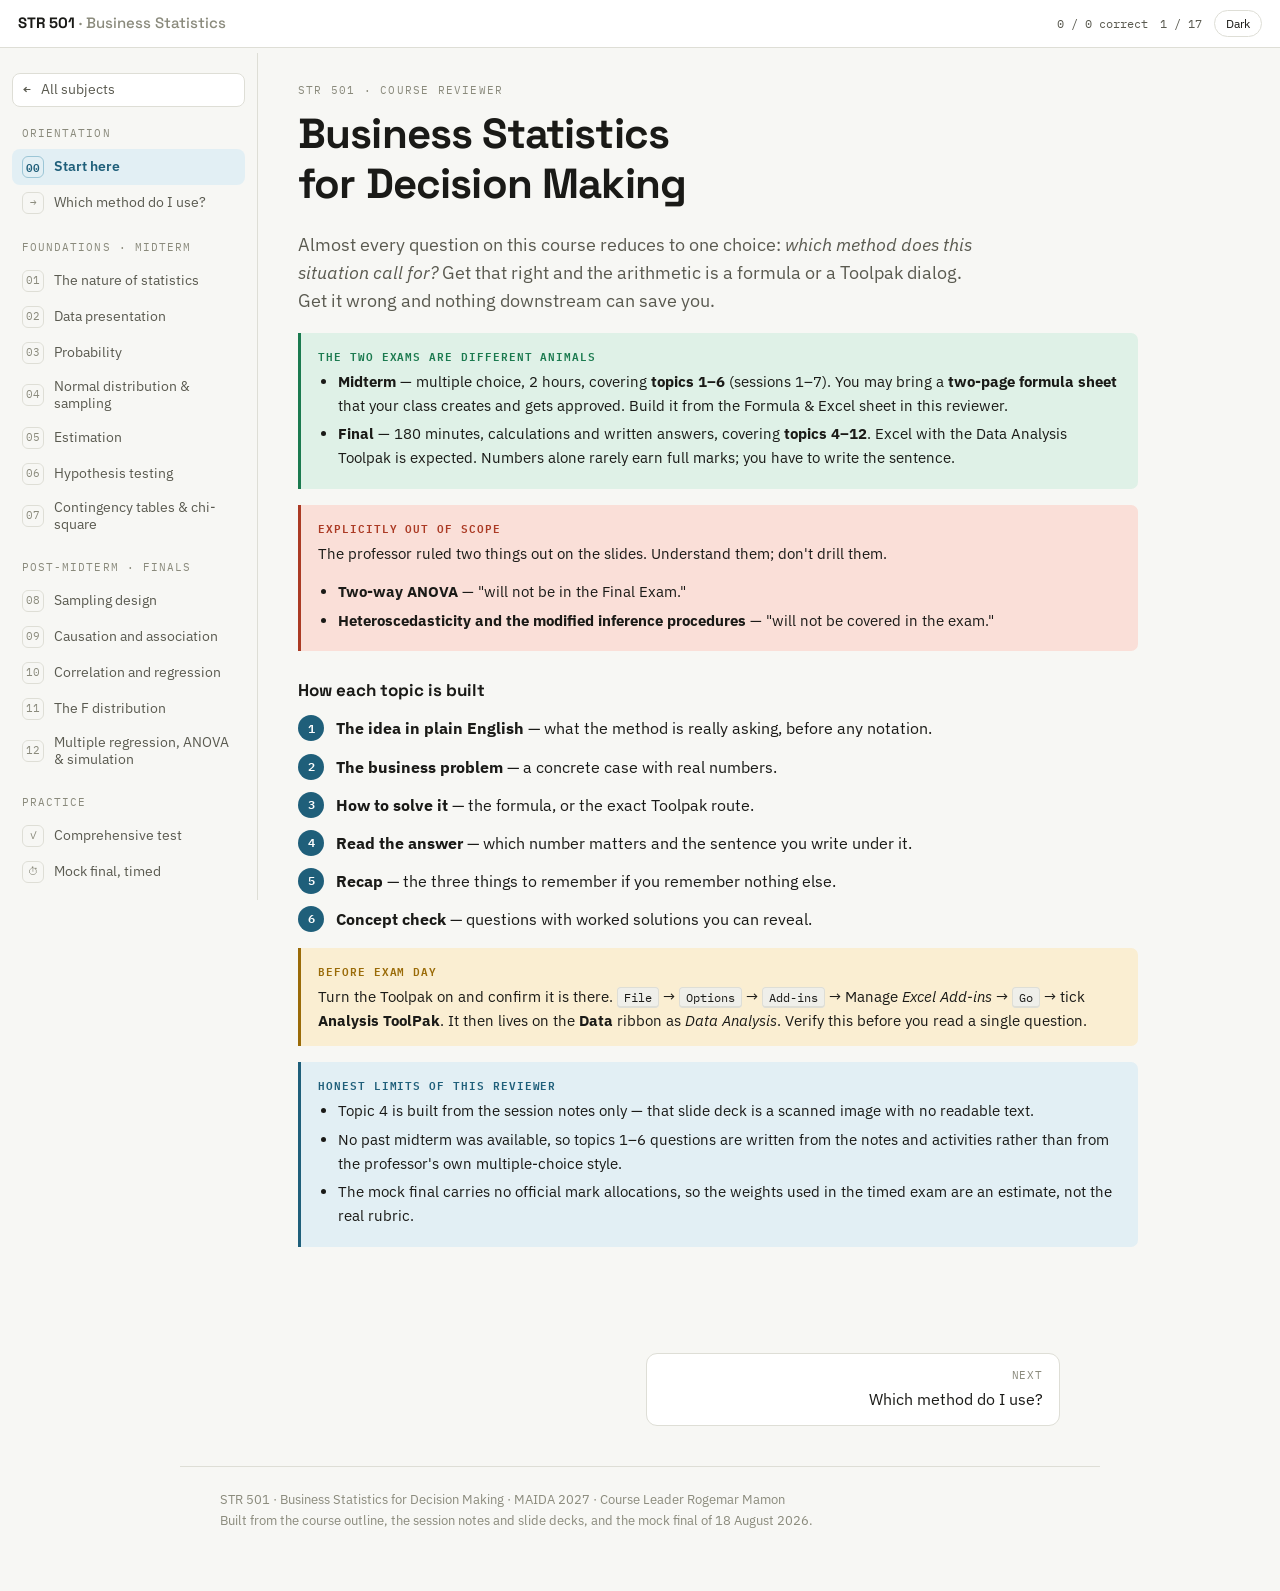
<file: subjects/str501/index.html>
<!DOCTYPE html>
<html lang="en" data-theme="light">
<head>
<meta charset="utf-8">
<meta name="viewport" content="width=device-width,initial-scale=1">
<title>STR 501 — Business Statistics for Decision Making</title>
<link rel="preconnect" href="https://fonts.googleapis.com">
<link rel="preconnect" href="https://fonts.gstatic.com" crossorigin>
<link href="https://fonts.googleapis.com/css2?family=Space+Grotesk:wght@400;500;600;700&family=IBM+Plex+Sans:wght@400;500;600&family=IBM+Plex+Mono:wght@400;500;600&display=swap" rel="stylesheet">
<link rel="stylesheet" href="../../assets/reviewer.css">
</head>
<body>
<a class="skip" href="#main">Skip to content</a>

<header class="topbar">
  <button class="menu-t" id="mt" aria-label="Toggle navigation" aria-expanded="false">☰</button>
  <a class="brand" href="../../index.html">STR 501 <span>· Business Statistics</span></a>
  <div class="tb-right">
    <div class="pwrap" title="Concept checks answered"><div class="pfill" id="pbar"></div></div>
    <span id="pscore">0 / 0</span>
    <span id="pageidx"></span>
    <button class="theme" id="theme" aria-label="Toggle dark mode">Dark</button>
  </div>
</header>

<div class="shell">
<nav class="rail" id="rail" aria-label="Sections">
  <a class="rail-home" href="../../index.html"><b>&larr;</b>All subjects</a>
  <div class="rgrp">Orientation</div>
  <a href="#start"><em>00</em>Start here</a>
  <a href="#map"><em>→</em>Which method do I use?</a>
  <div class="rgrp">Foundations · midterm</div>
  <a href="#t01"><em>01</em>The nature of statistics</a>
  <a href="#t02"><em>02</em>Data presentation</a>
  <a href="#t03"><em>03</em>Probability</a>
  <a href="#t04"><em>04</em>Normal distribution &amp; sampling</a>
  <a href="#t05"><em>05</em>Estimation</a>
  <a href="#t06"><em>06</em>Hypothesis testing</a>
  <a href="#t07"><em>07</em>Contingency tables &amp; chi-square</a>
  <div class="rgrp">Post-midterm · finals</div>
  <a href="#t08"><em>08</em>Sampling design</a>
  <a href="#t09"><em>09</em>Causation and association</a>
  <a href="#t10"><em>10</em>Correlation and regression</a>
  <a href="#t11"><em>11</em>The F distribution</a>
  <a href="#t12"><em>12</em>Multiple regression, ANOVA &amp; simulation</a>
  <div class="rgrp">Practice</div>
  <a href="#test"><em>✓</em>Comprehensive test</a>
  <a href="#exam"><em>⏱</em>Mock final, timed</a>
  <div class="rgrp">Reference</div>
  <a href="#sheet"><em>ƒ</em>Formula &amp; Excel sheet</a>
</nav>

<main id="main">

<!-- ================= START ================= -->
<section id="start">
  <div class="eyebrow">STR 501 · Course reviewer</div>
  <h1>Business Statistics<br>for Decision Making</h1>
  <p class="lede">Almost every question on this course reduces to one choice: <em>which method does this situation call for?</em> Get that right and the arithmetic is a formula or a Toolpak dialog. Get it wrong and nothing downstream can save you.</p>

  <div class="note why"><span class="tag">The two exams are different animals</span>
    <ul>
      <li><strong>Midterm</strong> — multiple choice, 2 hours, covering <strong>topics 1–6</strong> (sessions 1–7). You may bring a <strong>two-page formula sheet</strong> that your class creates and gets approved. Build it from the Formula &amp; Excel sheet in this reviewer.</li>
      <li><strong>Final</strong> — 180 minutes, calculations and written answers, covering <strong>topics 4–12</strong>. Excel with the Data Analysis Toolpak is expected. Numbers alone rarely earn full marks; you have to write the sentence.</li>
    </ul>
  </div>

  <div class="note scope"><span class="tag">Explicitly out of scope</span>
    <p>The professor ruled two things out on the slides. Understand them; don't drill them.</p>
    <ul>
      <li><strong>Two-way ANOVA</strong> — "will not be in the Final Exam."</li>
      <li><strong>Heteroscedasticity and the modified inference procedures</strong> — "will not be covered in the exam."</li>
    </ul>
  </div>

  <h3>How each topic is built</h3>
  <ol class="steps">
    <li><strong>The idea in plain English</strong> — what the method is really asking, before any notation.</li>
    <li><strong>The business problem</strong> — a concrete case with real numbers.</li>
    <li><strong>How to solve it</strong> — the formula, or the exact Toolpak route.</li>
    <li><strong>Read the answer</strong> — which number matters and the sentence you write under it.</li>
    <li><strong>Recap</strong> — the three things to remember if you remember nothing else.</li>
    <li><strong>Concept check</strong> — questions with worked solutions you can reveal.</li>
  </ol>

  <div class="note watch"><span class="tag">Before exam day</span>
    <p>Turn the Toolpak on and confirm it is there. <kbd>File</kbd> → <kbd>Options</kbd> → <kbd>Add-ins</kbd> → Manage <em>Excel Add-ins</em> → <kbd>Go</kbd> → tick <strong>Analysis ToolPak</strong>. It then lives on the <strong>Data</strong> ribbon as <em>Data Analysis</em>. Verify this before you read a single question.</p>
  </div>

  <div class="note"><span class="tag">Honest limits of this reviewer</span>
    <ul>
      <li>Topic 4 is built from the session notes only — that slide deck is a scanned image with no readable text.</li>
      <li>No past midterm was available, so topics 1–6 questions are written from the notes and activities rather than from the professor's own multiple-choice style.</li>
      <li>The mock final carries no official mark allocations, so the weights used in the timed exam are an estimate, not the real rubric.</li>
    </ul>
  </div>
</section>

<!-- ================= DECISION MAP ================= -->
<section id="map">
  <div class="eyebrow">The one decision that matters</div>
  <h2>Which method do I use?</h2>
  <p class="lede">Answer what the question gives you, not what it is about. Click through; the map deep-links into the topic that covers it.</p>
  <div class="card" style="padding:20px">
    <div id="crumb" class="mono" style="font-size:12px;color:var(--fg3);min-height:18px;margin-bottom:10px"></div>
    <div id="dmbody"></div>
  </div>

  <h3>The same map as a lookup table</h3>
  <p>For printing, and for when you already know what you are looking for.</p>
  <div class="tw"><table class="dt">
    <thead><tr><th>When the question sounds like…</th><th>Use this</th><th>Where</th></tr></thead>
    <tbody>
      <tr><td>"Do the counts match this claimed pattern?"</td><td class="s">Chi-square goodness of fit</td><td class="m"><a href="#t07">Topic 7</a></td></tr>
      <tr><td>"Is there an association in this two-way table?"</td><td class="s">Chi-square independence</td><td class="m"><a href="#t07">Topic 7</a></td></tr>
      <tr><td>"Test the claim that at least half…"</td><td class="s">z-test for one proportion</td><td class="m"><a href="#t06">Topic 6</a></td></tr>
      <tr><td>"Is B's mean higher than A's?" (different subjects)</td><td class="s">t-Test: Two-Sample, equal or unequal variances</td><td class="m"><a href="#t06">Topic 6</a></td></tr>
      <tr><td>"The same drivers did both routes"</td><td class="s">t-Test: Paired Two Sample</td><td class="m"><a href="#t06">Topic 6</a></td></tr>
      <tr><td>"Are these three groups different?"</td><td class="s">ANOVA: Single Factor</td><td class="m"><a href="#t12">Topic 12</a></td></tr>
      <tr><td>"Are they equally consistent?"</td><td class="s">F-Test Two-Sample for Variances</td><td class="m"><a href="#t11">Topic 11</a></td></tr>
      <tr><td>"What is the regression line? Predict Y."</td><td class="s">Regression</td><td class="m"><a href="#t10">Topic 10</a></td></tr>
      <tr><td>"How strongly are they related?"</td><td class="s">Correlation, then a t-test on r</td><td class="m"><a href="#t10">Topic 10</a></td></tr>
      <tr><td>Data given as ranks</td><td class="s">Spearman rank correlation</td><td class="m"><a href="#t10">Topic 10</a></td></tr>
      <tr><td>Several predictors with standard errors</td><td class="s">Multiple regression</td><td class="m"><a href="#t12">Topic 12</a></td></tr>
      <tr><td>"Generate a sample using seed …"</td><td class="s">Random Number Generation</td><td class="m"><a href="#t12">Topic 12</a></td></tr>
      <tr><td>"How many intervals cover the mean?"</td><td class="s">Multiply by the confidence level</td><td class="m"><a href="#t05">Topic 5</a></td></tr>
      <tr><td>"Probability of a Type II error"</td><td class="s">β via the normal distribution</td><td class="m"><a href="#t06">Topic 6</a></td></tr>
      <tr><td>"What proportion lies above / below …?"</td><td class="s">Standardise, then the normal table</td><td class="m"><a href="#t04">Topic 4</a></td></tr>
      <tr><td>"Give a 95% confidence interval"</td><td class="s">Normal if σ known, Student's t if estimated</td><td class="m"><a href="#t05">Topic 5</a></td></tr>
    </tbody>
  </table></div>
</section>

<!-- ================= TOPIC 1 ================= -->
<section id="t01">
  <div class="lessonhead"><span class="lnum">01</span><div class="eyebrow">Session 1 · midterm</div></div>
  <h2>The nature of statistics</h2>
  <span class="pill mid">Midterm</span><span class="pill fm">Conceptual</span>

  <div class="primer">
    <div class="ptag">The idea, in plain English</div>
    <div class="phook">You almost never get to ask everyone. So you ask some, and you argue about the rest.</div>
    <p class="pana">Every technique in this course exists because a census is impossible, ruinously expensive, or slower than the decision. The whole discipline is a set of rules for saying something defensible about a population you did not fully observe — and for being honest about how wrong you might be.</p>
    <div class="pgrid">
      <div class="pcell"><b>You're asking</b><span>What is true of the whole group?</span></div>
      <div class="pcell"><b>You have</b><span>A sample — a subset you actually measured.</span></div>
      <div class="pcell"><b>The danger</b><span>A sample that is systematically unlike the population.</span></div>
    </div>
  </div>

  <h3>Population, sample, census</h3>
  <div class="tw"><table class="dt">
    <thead><tr><th>Term</th><th>Meaning</th><th>Watch for</th></tr></thead>
    <tbody>
      <tr><td><strong>Population</strong></td><td>ALL items or individuals relevant to the study</td><td>It is <em>defined</em>, not discovered. Change the definition and you change the answer.</td></tr>
      <tr><td><strong>Sample</strong></td><td>The subset you actually observe</td><td>Its value depends entirely on how it was selected.</td></tr>
      <tr><td><strong>Census</strong></td><td>Measuring every member of the population</td><td>Costly, slow — and often <em>less</em> accurate than a good sample.</td></tr>
    </tbody>
  </table></div>

  <div class="note plain"><span class="tag">Defining the population is a judgement, not a fact</span>
    <p>The professor's example: you want to sample 500 listeners of an FM station specialising in music. What is the population? Listeners to that station in general? Listeners to its classical programme? Only regular listeners? <strong>All are defensible, and they give different answers.</strong> In medical trials the population is often "patients who arrive at the hospital running the trial" — which quietly excludes everyone too poor, too remote, or too sick to travel.</p>
    <p>This is why official statistics spend so long defining terms. There is no universal consensus on what "unemployed" means, and the definition drives the number.</p>
  </div>

  <h3>Bias</h3>
  <p>In ordinary English, bias means prejudice. In statistics it has a precise meaning you meet properly in <a href="#t05">Topic 5</a>: an estimator is <strong>unbiased</strong> if its expected value equals the parameter it estimates. For now, the practical meaning is what matters.</p>
  <div class="note watch"><span class="tag">Systematic bias is not fixed by a bigger sample</span>
    <p>Random error shrinks as <em>n</em> grows. Systematic bias does not — it just gets measured more precisely. A survey of internet users about internet access will be exactly as wrong with 10,000 responses as with 100.</p>
  </div>

  <h3>Why sample at all?</h3>
  <div class="tw"><table class="dt">
    <thead><tr><th>Argument for a census</th><th>Argument for a sample</th></tr></thead>
    <tbody>
      <tr><td>No sampling error at all</td><td>Far cheaper and faster — the decision may not wait</td></tr>
      <tr><td>Complete sub-group detail</td><td>Fewer units means each can be measured more carefully</td></tr>
      <tr><td>Politically defensible</td><td>Non-response and recording errors are easier to control</td></tr>
    </tbody>
  </table></div>
  <div class="note why"><span class="tag">Can a sample beat a census? Yes.</span>
    <p>A census is enormous, so it is executed by many people under time pressure, with high non-response and heavy data-entry error. A 1,000-unit sample can be run by trained staff who chase every non-respondent. <strong>Total error is sampling error plus non-sampling error</strong>, and a census only removes the first while inflating the second.</p>
  </div>

  <h3>Four ways to choose the sample</h3>
  <div class="tw"><table class="dt">
    <thead><tr><th>Method</th><th>How</th><th>Needs a sample frame?</th><th>Sampling error measurable?</th></tr></thead>
    <tbody>
      <tr><td><strong>Simple random</strong></td><td>Every unit has an equal, known, non-zero chance</td><td class="s">Yes</td><td class="s">Yes</td></tr>
      <tr><td><strong>Stratified random</strong></td><td>Split into strata, then sample randomly within each</td><td class="s">Yes</td><td class="s">Yes</td></tr>
      <tr><td><strong>Quota</strong></td><td>Interviewer fills quotas on set criteria</td><td>No</td><td>No</td></tr>
      <tr><td><strong>Cluster</strong></td><td>Sample whole groups, then measure within them</td><td>Partly</td><td class="s">Yes</td></tr>
    </tbody>
  </table></div>

  <div class="note"><span class="tag">Sample frame</span>
    <p>A <strong>sample frame</strong> is the list from which you draw — an electoral roll, a customer database, a register of firms. Random sampling is impossible without one. The frame's flaws become the sample's flaws: if it is out of date, the mobile and the newly arrived are silently excluded.</p>
  </div>

  <div class="note watch"><span class="tag">Stratified versus quota — the exam's favourite contrast</span>
    <p>They can produce identically balanced samples and are still fundamentally different. <strong>Stratified</strong> selects randomly <em>within</em> each stratum, so probabilities are known and sampling error can be computed. <strong>Quota</strong> lets the interviewer choose whoever fills the quota — so people who are easy to approach are over-represented, and <strong>no valid standard error, confidence interval or significance test can be computed.</strong></p>
    <p>Quota's advantage is real: it is fast, cheap, and needs no frame. It is the right tool when no frame exists — you just cannot attach inferential statistics to it.</p>
  </div>

  <h3>Observational studies versus designed experiments</h3>
  <div class="tw"><table class="dt">
    <thead><tr><th></th><th>Observational study</th><th>Designed experiment</th></tr></thead>
    <tbody>
      <tr><td>Who sets the factor levels</td><td>Nobody — you watch what happens</td><td class="s">The investigator</td></tr>
      <tr><td>Typical setting</td><td>Surveys, economics, marketing</td><td>Industrial, agricultural, clinical</td></tr>
      <tr><td>Confounding</td><td>Always a live threat</td><td class="s">Broken by randomised allocation</td></tr>
      <tr><td>Strongest claim</td><td>Association</td><td class="s">Causation</td></tr>
    </tbody>
  </table></div>
  <p>This distinction returns in force in <a href="#t09">Topic 9</a>, where control groups and time order are the machinery that turns association into a causal claim.</p>

  <div class="note recap"><span class="tag">Recap</span>
    <ul>
      <li><strong>The population is a definition you choose</strong>, and different defensible definitions give different answers. State it before you sample.</li>
      <li><strong>Random sampling needs a frame; quota sampling does not</strong> — and that is exactly why quota samples cannot carry a confidence interval.</li>
      <li><strong>Only a designed experiment licenses a causal claim.</strong> Observational data gets you association and a list of plausible confounders.</li>
    </ul>
  </div>

  <div class="quiz"><h3>Concept check</h3><div data-quiz="t01"></div></div>
</section>

<!-- ================= TOPIC 2 ================= -->
<section id="t02">
  <div class="lessonhead"><span class="lnum">02</span><div class="eyebrow">Session 2 · midterm</div></div>
  <h2>Data presentation</h2>
  <span class="pill mid">Midterm</span><span class="pill fm">Typed formulas</span>

  <div class="primer">
    <div class="ptag">The idea, in plain English</div>
    <div class="phook">Two numbers — a middle and a spread — plus one picture, and you have said most of what a dataset has to say.</div>
    <p class="pana">Summarising is lossy on purpose. The skill is knowing which summary throws away the <em>right</em> information for the question, and which one quietly misleads because the data is skewed or has an outlier.</p>
    <div class="pgrid">
      <div class="pcell"><b>You're asking</b><span>What does this data look like?</span></div>
      <div class="pcell"><b>It gives you</b><span>A centre, a spread, and a shape.</span></div>
      <div class="pcell"><b>A big spread means</b><span>The centre alone is a poor description.</span></div>
    </div>
  </div>

  <h3>Measures of location</h3>
  <div class="tw"><table class="dt">
    <thead><tr><th>Measure</th><th>Formula</th><th>Uses how much information</th><th>Outlier-sensitive</th></tr></thead>
    <tbody>
      <tr><td><strong>Arithmetic mean</strong></td><td class="m">x̄ = (1/n) Σxᵢ</td><td class="s">All of it</td><td>Very</td></tr>
      <tr><td><strong>Median</strong></td><td class="m">middle value when ordered</td><td>Order only</td><td class="s">Barely</td></tr>
      <tr><td><strong>Mode</strong></td><td class="m">most frequent value</td><td>Least</td><td class="s">No</td></tr>
    </tbody>
  </table></div>

  <div class="fx">Grouped data:  x̄ = Σgᵢfᵢ / Σfᵢ      where gᵢ are the distinct values (or class midpoints) and fᵢ their frequencies</div>

  <div class="card">
    <h3 style="margin-top:0">Worked: both mean formulas agree</h3>
    <p>Hours of television watched per week by 10 people: 2, 2, 2, 5, 5, 10, 10, 10, 10, 10.</p>
    <div class="fx">Ungrouped:  (2+2+2+5+5+10+10+10+10+10) / 10 = 66 / 10 = 6.6

Grouped:    value 2 → f=3,  value 5 → f=2,  value 10 → f=5
            Σgf = (2×3) + (5×2) + (10×5) = 6 + 10 + 50 = 66
            Σf  = 10
            x̄   = 66 / 10 = 6.6</div>
    <div class="ans"><small>Mean</small>6.6 hours</div>
    <p style="margin-bottom:0">The grouped formula is not a different mean. It is the same sum with the equal values collected together.</p>
  </div>

  <div class="note watch"><span class="tag">The median is not always in the data</span>
    <p>If <em>n</em> is odd the median is the middle observation. If <em>n</em> is even it is the average of the two middle values — so the median of 1, 3, 4, 5 is 3.5, a value that never occurs. The mode, by contrast, need not be unique: 1, 2, 2, 3, 5, 9, 9, 11 has two modes, 2 and 9.</p>
  </div>

  <h3>Measures of dispersion</h3>
  <div class="fx">Population variance  σ² = (1/n) Σ(xᵢ − μ)²
Sample variance      s² = 1/(n−1) Σ(xᵢ − x̄)²          ← divide by n−1, always, for a sample
Computing form       s² = 1/(n−1) [ Σxᵢ² − (Σxᵢ)²/n ]
Standard deviation   s = √s²
MAD                  (1/n) Σ|xᵢ − x̄|
Range                max − min
Interquartile range  IQR = Q3 − Q1</div>

  <div class="note why"><span class="tag">Why n − 1?</span>
    <p>Dividing by <em>n</em> gives a <strong>biased</strong> estimate that systematically understates the population variance, because deviations are taken about the sample mean rather than the true mean. The correction is derived in <a href="#t05">Topic 5</a>. For now: population → divide by <em>n</em>; sample → divide by <em>n</em> − 1.</p>
  </div>

  <div class="card">
    <h3 style="margin-top:0">Worked: the full dispersion set</h3>
    <p>Historical prices (£) of 13 spreadsheet packages — the professor's Activity S2.4 data:</p>
    <div class="fx">52, 64, 65, 82, 105, 107, 110, 115, 155, 195, 195, 239, 265     (n = 13)</div>
    <div class="fx">Σx  = 1,749                    x̄ = 1,749 / 13 = 134.54
Σx² = 292,969

s² = [ 292,969 − 1,749²/13 ] / 12
   = [ 292,969 − 235,307.77 ] / 12
   = 57,661.23 / 12 = 4,805.10
s  = √4,805.10 = 69.32

Range = 265 − 52 = 213
Median = 7th value = 110
Q1 = median of lower six = (65 + 82)/2 = 73.5
Q3 = median of upper six = (195 + 195)/2 = 195
IQR = 195 − 73.5 = 121.5
MAD = 752.61 / 13 = 57.89</div>
    <div class="ans"><small>Mean</small>134.54</div>
    <div class="ans"><small>s</small>69.32</div>
    <div class="ans"><small>Median</small>110</div>
    <div class="ans"><small>IQR</small>121.5</div>
    <p style="margin-bottom:0">Mean 134.54 sits well above median 110 — the signature of a <strong>right-skewed</strong> distribution being dragged by the expensive packages. MAD (57.89) is comfortably below <em>s</em> (69.32), as it always is, because squaring gives extreme deviations extra weight.</p>
  </div>

  <div class="note plain"><span class="tag">Say it in plain words</span>
    <p>Mean above median → long tail to the <strong>right</strong>. Mean below median → long tail to the <strong>left</strong>. When they diverge noticeably, quote the median.</p>
  </div>

  <h3>Choosing the picture</h3>
  <div class="tw"><table class="dt">
    <thead><tr><th>Chart</th><th>Use it for</th><th>The rule people get wrong</th></tr></thead>
    <tbody>
      <tr><td><strong>Histogram</strong></td><td>Shape of one continuous variable</td><td class="s">Area, not height, is proportional to frequency. No gaps between bars.</td></tr>
      <tr><td><strong>Bar chart</strong></td><td>Comparing separate categories</td><td>Gaps <em>are</em> required — categories are not a continuum.</td></tr>
      <tr><td><strong>Box-plot</strong></td><td>Comparing several groups; spotting outliers</td><td>Whiskers stop at 1.5 × IQR; points beyond are plotted individually.</td></tr>
      <tr><td><strong>Stem-and-leaf</strong></td><td>Small datasets where you want the raw values back</td><td>It is a histogram that has not lost the data.</td></tr>
      <tr><td><strong>Pie chart</strong></td><td>Parts of one whole</td><td class="s">Four or five slices maximum. Beyond that it stops clarifying.</td></tr>
      <tr><td><strong>Cumulative frequency</strong></td><td>"How many are below X?"; reading off quartiles</td><td>Plots frequency of all observations <em>less than</em> a point.</td></tr>
    </tbody>
  </table></div>

  <div class="note watch"><span class="tag">Marks are lost on labelling, not arithmetic</span>
    <p>Every diagram needs a title, labelled axes and <strong>units</strong>. The professor lists this as a learning objective in its own right. Also: spreadsheets routinely use the wrong terminology — Excel calls a bar chart a "column chart" and will happily draw a "histogram" with gaps.</p>
  </div>

  <div class="note recap"><span class="tag">Recap</span>
    <ul>
      <li><strong>Mean uses all the information and pays for it in outlier sensitivity.</strong> When mean and median diverge, the data is skewed and the median is the honest summary.</li>
      <li><strong>Sample variance divides by n − 1</strong>, population variance by <em>n</em>. The computing form Σx² − (Σx)²/n is faster and less error-prone by hand.</li>
      <li><strong>Histogram bars touch and encode frequency by area; pie charts cap at four or five slices.</strong> Label the axes and state the units.</li>
    </ul>
  </div>

  <div class="quiz"><h3>Concept check</h3><div data-quiz="t02"></div></div>
</section>

<!-- ================= TOPIC 3 ================= -->
<section id="t03">
  <div class="lessonhead"><span class="lnum">03</span><div class="eyebrow">Sessions 3–4 · midterm</div></div>
  <h2>Probability</h2>
  <span class="pill mid">Midterm</span><span class="pill fm">Typed formulas</span>

  <div class="primer">
    <div class="ptag">The idea, in plain English</div>
    <div class="phook">Probability is bookkeeping for uncertainty. The rules are few; the difficulty is translating the sentence.</div>
    <p class="pana">Nearly every mistake in this topic is a reading mistake, not an arithmetic one — confusing "and" with "or", or confusing P(A given B) with P(B given A). Get the translation right and the axioms do the rest.</p>
    <div class="pgrid">
      <div class="pcell"><b>You're asking</b><span>How likely is this outcome?</span></div>
      <div class="pcell"><b>It needs</b><span>A sample space and an event within it.</span></div>
      <div class="pcell"><b>A high value means</b><span>The event occupies much of the space.</span></div>
    </div>
  </div>

  <h3>Sample space and events</h3>
  <div class="tw"><table class="dt">
    <thead><tr><th>Symbol</th><th>Name</th><th>English</th><th>Die example, E = {3,4}, F = {4,5,6}</th></tr></thead>
    <tbody>
      <tr><td class="m">S</td><td>Sample space</td><td>Every possible outcome</td><td class="m">{1,2,3,4,5,6}</td></tr>
      <tr><td class="m">E ∪ F</td><td>Union</td><td>either, or both</td><td class="m">{3,4,5,6}</td></tr>
      <tr><td class="m">E ∩ F</td><td>Intersection</td><td>and</td><td class="m">{4}</td></tr>
      <tr><td class="m">Eᶜ</td><td>Complement</td><td>not</td><td class="m">{1,2,5,6}</td></tr>
    </tbody>
  </table></div>
  <div class="note"><span class="tag">Outcomes can themselves be sets</span>
    <p>Sampling two people without replacement from {Mabel, Belmont, Gertrude, Elsie} gives a sample space of six <em>pairs</em>. The event "the sample includes Gertrude" is the subset of three pairs containing her. This matters in <a href="#t04">Topic 4</a>, where the sampling distribution is built on exactly this idea.</p>
  </div>

  <h3>The three axioms</h3>
  <div class="fx">1.  P(E) ≥ 0                           probabilities are never negative
2.  P(S) = 1                           something must happen
3.  P(E ∪ F) = P(E) + P(F)             IF E ∩ F = ∅  (mutually exclusive)

General addition rule (overlapping events):
    P(E ∪ F) = P(E) + P(F) − P(E ∩ F)

Complement:
    P(Eᶜ) = 1 − P(E)</div>

  <div class="card">
    <h3 style="margin-top:0">Worked: the supplier punctuality table</h3>
    <p>300 orders from three suppliers:</p>
    <div class="tw"><table class="dt">
      <thead><tr><th>Supplier</th><th class="n">Early</th><th class="n">On time</th><th class="n">Late</th><th class="n">Total</th></tr></thead>
      <tbody>
        <tr><td>Jones</td><td class="n">20</td><td class="n">20</td><td class="n">10</td><td class="n">50</td></tr>
        <tr><td>Smith</td><td class="n">10</td><td class="n">90</td><td class="n">50</td><td class="n">150</td></tr>
        <tr><td>Robinson</td><td class="n">0</td><td class="n">10</td><td class="n">90</td><td class="n">100</td></tr>
        <tr><td><strong>Total</strong></td><td class="n">30</td><td class="n">120</td><td class="n">150</td><td class="n">300</td></tr>
      </tbody>
    </table></div>
    <div class="fx">P(early)            = 30 / 300  = 0.100
P(from Smith)       = 150 / 300 = 0.500
P(Jones AND late)   = 10 / 300  = 0.033      ← joint: divide by the GRAND total
P(late GIVEN Jones) = 10 / 50   = 0.200      ← conditional: divide by the ROW total</div>
    <p style="margin-bottom:0">The last two lines are the whole topic in miniature. Same cell, same 10 orders — <strong>different denominator</strong>, because "and" asks about all 300 orders while "given" restricts you to Jones's 50.</p>
  </div>

  <h3>Conditional probability and independence</h3>
  <div class="fx">P(A | B) = P(A ∩ B) / P(B)            defined only when P(B) > 0

A and B are independent  ⟺  P(A | B) = P(A)  ⟺  P(A ∩ B) = P(A) · P(B)</div>

  <div class="note watch"><span class="tag">P(A|B) is not P(B|A)</span>
    <p>The probability you have spots given you have measles is close to 1. The probability you have measles given you have spots is small. Reversing a conditional is the single most consequential error in applied probability — it is the same error behind misread medical tests and misread false-positive rates.</p>
  </div>

  <div class="note watch"><span class="tag">Independent ≠ mutually exclusive</span>
    <p>They are nearly opposites. If A and B are <strong>mutually exclusive</strong> and both have non-zero probability, then knowing A occurred tells you B definitely did not — so they are maximally <em>dependent</em>. Mutually exclusive gives P(A ∩ B) = 0; independent gives P(A ∩ B) = P(A)P(B) &gt; 0.</p>
  </div>

  <div class="card">
    <h3 style="margin-top:0">Worked: probability tree, two suppliers</h3>
    <p>60% of parts come from Manufacturer A (97% good), the rest from Z (93% good).</p>
    <div class="fx">A and good:  0.60 × 0.97 = 0.582
A and bad:   0.60 × 0.03 = 0.018      ← multiply ALONG the branches
Z and good:  0.40 × 0.93 = 0.372
Z and bad:   0.40 × 0.07 = 0.028
                            ------
                     total = 1.000    ← always check this

P(bad) = 0.018 + 0.028 = 0.046        ← add ACROSS the paths</div>
    <div class="ans"><small>P(A and bad)</small>0.018</div>
    <div class="ans"><small>P(bad)</small>0.046</div>
    <p style="margin-bottom:0"><strong>Multiply along a path, add across paths.</strong> That sentence solves most tree questions.</p>
  </div>

  <div class="card">
    <h3 style="margin-top:0">Worked: a system that survives one failure</h3>
    <p>Four independent devices, each failing with probability 0.1. The system works if at least one of A or B works <em>and</em> at least one of C or D works.</p>
    <div class="fx">P(A or B works) = 1 − P(both fail) = 1 − (0.1 × 0.1) = 0.99
P(C or D works) = 0.99
P(system works) = 0.99 × 0.99 = 0.9801</div>
    <div class="ans"><small>P(system works)</small>0.9801</div>
    <p style="margin-bottom:0">"At least one" is almost always easier as <strong>1 − P(none)</strong>. Redundancy takes a 10% failure rate down to 1%.</p>
  </div>

  <div class="note"><span class="tag">Counting, for the harder questions</span>
    <p>The supplementary handout covers arrangements. Order matters → <strong>permutations</strong>, ⁿPᵣ = n!/(n−r)!. Order does not → <strong>combinations</strong>, ⁿCᵣ = n!/(r!(n−r)!). In Excel: <code>=PERMUT(n,r)</code> and <code>=COMBIN(n,r)</code>.</p>
  </div>

  <div class="note recap"><span class="tag">Recap</span>
    <ul>
      <li><strong>"And" divides by the grand total; "given" divides by the row total.</strong> Identify which the sentence is asking before you compute anything.</li>
      <li><strong>P(A|B) ≠ P(B|A)</strong>, and <strong>independent is not mutually exclusive</strong> — the latter pair are closer to opposites.</li>
      <li><strong>On a tree, multiply along a path and add across paths</strong>; the complete set of paths must sum to 1. For "at least one", use 1 − P(none).</li>
    </ul>
  </div>

  <div class="quiz"><h3>Concept check</h3><div data-quiz="t03"></div></div>
</section>

<!-- ================= TOPIC 4 ================= -->
<section id="t04">
  <div class="lessonhead"><span class="lnum">04</span><div class="eyebrow">Session 5 · midterm &amp; final</div></div>
  <h2>The normal distribution, sampling and the CLT</h2>
  <span class="pill mid">Midterm</span><span class="pill tp">Final</span><span class="pill fm">Typed formulas</span>

  <div class="note"><span class="tag">Source note</span>
    <p>The Session 5 slide deck is a scanned image with no readable text, so this topic is built from the professor's Session 5 notes. Worked examples that existed only on those slides are not reproduced here.</p>
  </div>

  <div class="primer">
    <div class="ptag">The idea, in plain English</div>
    <div class="phook">Individual things vary wildly. Averages of things barely vary at all — and they vary in a shape we know exactly.</div>
    <p class="pana">This is the hinge of the whole course. Everything before it describes data; everything after it makes claims about populations. The bridge is that <em>x̄</em> has a known distribution centred on μ, with a spread that shrinks predictably as the sample grows.</p>
    <div class="pgrid">
      <div class="pcell"><b>You're asking</b><span>How does a sample mean behave?</span></div>
      <div class="pcell"><b>It compares</b><span>An observation against a known curve.</span></div>
      <div class="pcell"><b>A big z means</b><span>Far from the centre; unusual.</span></div>
    </div>
  </div>

  <h3>Random variables, expectation and variance</h3>
  <div class="fx">E[X]   = Σ xᵢ p(xᵢ)              another name for μ
Var[X] = E[(X − E[X])²]         another name for σ²
       = E[X²] − (E[X])²        the computing form</div>

  <h3>The normal distribution</h3>
  <p>A normal random variable is completely determined by two numbers: its mean μ and variance σ². We write X ~ N(μ, σ²). Its usefulness is not that data is often normal — it is that <em>averages</em> are, whatever the parent distribution.</p>
  <div class="fx">Standardise:   Z = (X − μ) / σ      converts any N(μ, σ²) into N(0, 1)

Symmetry:      Φ(−k) = 1 − Φ(k)

Excel:         =NORM.S.DIST(z, TRUE)    left-tail area for a z value
               =NORM.DIST(x, μ, σ, TRUE)  left-tail area without standardising
               =NORM.S.INV(p)           the z value with left-tail area p</div>

  <div class="card">
    <h3 style="margin-top:0">Worked: men's heights</h3>
    <p>Heights are N(68, 3²) inches. Find the proportion of men under 66, over 72, and between.</p>
    <div class="fx">z(66) = (66 − 68)/3 = −0.67      z(72) = (72 − 68)/3 = 1.33

P(X < 66) = Φ(−0.67) = 1 − Φ(0.67) = 1 − 0.7454 = 0.2546
P(X > 72) = 1 − Φ(1.33)            = 1 − 0.9082 = 0.0918
P(66 < X < 72) = 1 − 0.2546 − 0.0918 = 0.6536</div>
    <div class="ans"><small>Under 66"</small>25.46%</div>
    <div class="ans"><small>Over 72"</small>9.18%</div>
    <div class="ans"><small>Between</small>65.36%</div>
    <p style="margin-bottom:0">Always sketch the curve and shade the region. Most errors here are tail-direction errors, and a sketch catches every one of them.</p>
  </div>

  <div class="note why"><span class="tag">The empirical rule — worth memorising</span>
    <p>Roughly <strong>68%</strong> within 1σ of the mean, <strong>95%</strong> within 2σ, <strong>99.7%</strong> within 3σ. Useful as a sanity check: if your computed tail area implies something wildly off these, you have made a sign error.</p>
  </div>

  <div class="card">
    <h3 style="margin-top:0">Worked: working backwards from a tail</h3>
    <p>Two statisticians agree IQ is normal with σ = 15. A says 5% of the population score above 134.6735. B says 10% score above 109.224. What is the difference in their assumed means?</p>
    <div class="fx">z for 5% upper tail  = 1.6449   →  1.6449 × 15 = 24.6735
z for 10% upper tail = 1.2816   →  1.2816 × 15 = 19.2240

μ_A + 24.6735 = 134.6735   →   μ_A = 110
μ_B + 19.2240 = 109.2240   →   μ_B =  90

Difference = 110 − 90 = 20</div>
    <div class="ans"><small>Difference in means</small>20 IQ points</div>
    <div class="note watch" style="margin-bottom:0"><span class="tag">Typos in the handout</span>
      <p style="margin-bottom:0">The printed notes say "15%" where the arithmetic uses the 5% critical value, and state μ_B = 110 before computing 110 − 90 = 20. The working above is the internally consistent version; the final answer of 20 is unchanged.</p>
    </div>
  </div>

  <h3>Sampling distributions</h3>
  <p>Take every possible sample of size <em>n</em>, compute x̄ for each, and collect those values. That collection is the <strong>sampling distribution of the mean</strong> — and it is a completely different thing from the distribution of the underlying data.</p>
  <div class="fx">E[X̄] = μ                                  always, with or without replacement

With replacement:      Var[X̄] = σ²/n
Without replacement:   Var[X̄] = (σ²/n) · (N−n)/(N−1)      ← finite population correction

Standard error:        SE = σ/√n</div>

  <div class="card">
    <h3 style="margin-top:0">Worked: the four-family population</h3>
    <p>Four families have 1, 2, 3 and 3 children. Population mean μ = 9/4 = 2.25; population variance σ² = 0.6875. Take samples of size 2.</p>
    <div class="fx">Without replacement (6 equally likely pairs):
  Var[X̄] = (0.6875 / 2) × (4 − 2)/(4 − 1) = 0.34375 × 0.6667 = 0.2292

With replacement (16 ordered outcomes):
  Var[X̄] = 0.6875 / 2 = 0.34375

Both give E[X̄] = 2.25 = μ</div>
    <p style="margin-bottom:0">Sampling <strong>without</strong> replacement is more precise — you cannot waste a draw re-measuring the same unit. The correction factor (N−n)/(N−1) is negligible when the population is large relative to the sample, which is why it is usually dropped.</p>
  </div>

  <h3>The Central Limit Theorem</h3>
  <div class="note plain"><span class="tag">Say it in plain words</span>
    <p>For a large enough sample, <strong>the sampling distribution of x̄ is approximately normal with mean μ and variance σ²/n — no matter what shape the population has.</strong> That is why normal-based methods work on skewed business data such as incomes, waiting times and claim sizes.</p>
  </div>
  <div class="fx">P( (X̄ − μ) / (σ/√n) ≤ x )  →  Φ(x)   as n → ∞</div>
  <div class="note watch"><span class="tag">What the CLT does not say</span>
    <ul>
      <li>It does <strong>not</strong> say the data becomes normal. The raw observations keep their original skew forever.</li>
      <li>It does <strong>not</strong> help with a single observation — only with means and sums.</li>
      <li>Quadrupling <em>n</em> halves the standard error, because of the square root. Precision is expensive: each extra decimal place costs a hundredfold increase in sample size.</li>
    </ul>
  </div>

  <div class="note recap"><span class="tag">Recap</span>
    <ul>
      <li><strong>Standardise with z = (x − μ)/σ</strong>, then read a tail area. Sketch and shade before computing — tail-direction errors are the common failure.</li>
      <li><strong>E[X̄] = μ and SE = σ/√n.</strong> The sample mean is unbiased, and its spread shrinks with the square root of <em>n</em>, not with <em>n</em>.</li>
      <li><strong>The CLT makes x̄ approximately normal whatever the population looks like</strong> — this licenses every confidence interval and test that follows.</li>
    </ul>
  </div>

  <div class="quiz"><h3>Concept check</h3><div data-quiz="t04"></div></div>
</section>

<!-- ================= TOPIC 5 ================= -->
<section id="t05">
  <div class="lessonhead"><span class="lnum">05</span><div class="eyebrow">Session 6 · midterm &amp; final</div></div>
  <h2>Estimation and confidence intervals</h2>
  <span class="pill mid">Midterm</span><span class="pill tp">Final</span><span class="pill fm">Typed formulas</span>

  <div class="primer">
    <div class="ptag">The idea, in plain English</div>
    <div class="phook">A single number is a guess. A guess with an interval around it is a finding.</div>
    <p class="pana">Estimates from samples are necessarily imprecise, so reporting one number alone hides the thing a decision-maker most needs: how wrong it might plausibly be. A confidence interval attaches that honesty to the estimate.</p>
    <div class="pgrid">
      <div class="pcell"><b>You're asking</b><span>What is the population value, roughly?</span></div>
      <div class="pcell"><b>It gives you</b><span>A range, plus a confidence level.</span></div>
      <div class="pcell"><b>A wide interval means</b><span>Small sample, or a variable population.</span></div>
    </div>
  </div>

  <h3>Estimators, and what makes one good</h3>
  <div class="fx">A statistic T is an UNBIASED estimator of θ if  E[T] = θ  for every θ.

x̄ is unbiased for μ.

(1/n)Σ(xᵢ − x̄)²  is BIASED for σ²  —  it understates by σ²/n.
1/(n−1) Σ(xᵢ − x̄)²  is unbiased.        ← this is why we divide by n − 1</div>
  <p>That is the promised answer from <a href="#t02">Topic 2</a>: dividing by <em>n</em> − 1 is not a fudge, it is the correction that makes the estimator unbiased.</p>

  <h3>The interval, and which distribution to use</h3>
  <div class="fx">σ KNOWN (or n large):     x̄ ± z_{α/2} · σ/√n
σ ESTIMATED by s:         x̄ ± t_{α/2, n−1} · s/√n

z values you should know cold:
     90% → 1.645        95% → 1.96        99% → 2.576 (≈ 2.58)

Excel:  =NORM.S.INV(0.975) → 1.95996
        =T.INV.2T(0.05, df) → two-tailed t critical value
        =CONFIDENCE.NORM(alpha, sigma, n)   /   =CONFIDENCE.T(alpha, s, n)</div>

  <div class="note why"><span class="tag">The decision rule, stated once</span>
    <p><strong>Use the normal when the variance is given to you</strong> — as a population figure or stated by the researcher. <strong>Use Student's t whenever you estimated the variance from the sample</strong>, regardless of sample size. For large <em>n</em>, t converges on the normal anyway, so following this rule never costs you anything. The professor's convention is that beyond about ν = 30, the normal is an acceptable substitute.</p>
  </div>

  <div class="card">
    <h3 style="margin-top:0">Worked: ball bearings, σ known</h3>
    <p>200 ball bearings, sample mean diameter 0.824, population σ = 0.042.</p>
    <div class="fx">SE = 0.042 / √200 = 0.002970

95%:  0.824 ± 1.96 × 0.002970 = 0.824 ± 0.00582  →  (0.8182, 0.8298)
99%:  0.824 ± 2.58 × 0.002970 = 0.824 ± 0.00766  →  (0.8163, 0.8317)</div>
    <div class="ans"><small>95% CI</small>(0.818, 0.830)</div>
    <div class="ans"><small>99% CI</small>(0.816, 0.832)</div>
    <p style="margin-bottom:0">Higher confidence buys a <strong>wider</strong> interval. You cannot become more certain and more precise at the same time without collecting more data.</p>
  </div>

  <div class="card">
    <h3 style="margin-top:0">Worked: small sample, σ estimated</h3>
    <p>10 measurements of a sphere's diameter: x̄ = 4.38 cm, s = 0.06.</p>
    <div class="fx">CORRECT — Student's t, df = 9, t(0.025, 9) = 2.262
  4.38 ± 2.262 × 0.06/√10 = 4.38 ± 0.0429  →  (4.337, 4.423)

WRONG — normal, z = 1.96
  4.38 ± 1.96 × 0.06/√10  = 4.38 ± 0.0372  →  (4.343, 4.417)</div>
    <div class="ans"><small>Correct 95% CI</small>(4.337, 4.423)</div>
    <p style="margin-bottom:0">The incorrect interval is <strong>narrower</strong>, which is exactly why the error is dangerous — it manufactures a false sense of accuracy. With <em>s</em> estimated from only 10 observations, you genuinely know less, and t widens the interval to reflect that.</p>
  </div>

  <h3>Intervals for proportions</h3>
  <div class="fx">Substitute into the same structure:
    μ → Π (population proportion)      x̄ → p (sample proportion)
    σ/√n → √( p(1−p)/n )               ← the standard error of a proportion

    CI:  p ± z_{α/2} · √( p(1−p)/n )</div>

  <div class="card">
    <h3 style="margin-top:0">Worked: voter poll</h3>
    <p>100 voters sampled; 55% favour the candidate.</p>
    <div class="fx">SE = √(0.55 × 0.45 / 100) = √0.002475 = 0.04975

95%:  0.55 ± 1.96 × 0.04975 = 0.55 ± 0.0975  →  (0.452, 0.648)
99%:  0.55 ± 2.58 × 0.04975 = 0.55 ± 0.1284  →  (0.422, 0.678)</div>
    <div class="ans"><small>95% CI</small>(0.452, 0.648)</div>
    <div class="note watch" style="margin-bottom:0"><span class="tag">The managerial reading</span>
      <p style="margin-bottom:0">The 95% interval includes 0.50. Despite a headline "55% support", <strong>this poll cannot establish that the candidate has majority support.</strong> A margin of error of roughly ±10 points is what n = 100 buys you.</p>
    </div>
  </div>

  <h3>Differences between two groups</h3>
  <div class="fx">Difference of means:
    (x̄₁ − x̄₂) ± z_{α/2} · √( s₁²/n₁ + s₂²/n₂ )

Difference of proportions:
    (p_A − p_B) ± z_{α/2} · √( p_A(1−p_A)/n_A  +  p_B(1−p_B)/n_B )</div>

  <div class="card">
    <h3 style="margin-top:0">Worked: comparing two holiday companies</h3>
    <p>Company A: 220 of 300 satisfied. Company B: 200 of 250 satisfied.</p>
    <div class="fx">p_A = 220/300 = 0.7333      p_B = 200/250 = 0.8000
difference = 0.7333 − 0.8000 = −0.0667

SE = √( 0.7333×0.2667/300 + 0.8×0.2/250 )
   = √( 0.000652 + 0.000640 ) = √0.001292 = 0.03594

95% CI:  −0.0667 ± 1.96 × 0.03594  →  (−0.1371, +0.0038)</div>
    <div class="ans"><small>95% CI for the difference</small>(−0.137, +0.004)</div>
    <p style="margin-bottom:0"><strong>The interval contains zero</strong>, so on this evidence you cannot conclude that either company gives more satisfaction. B looks better in the raw percentages, but the gap is within what sampling variation alone would produce.</p>
  </div>

  <h3>How large a sample do I need?</h3>
  <div class="fx">Set the half-width to the error you can tolerate and solve for n:

    z·σ/√n = E      →      n = ( z·σ / E )²      then ROUND UP

Reaction times, σ = 0.05 s, want error ≤ 0.01 s:
    95%:  n = (1.96 × 0.05 / 0.01)² =  96.04  →  97 observations
    99%:  n = (2.58 × 0.05 / 0.01)² = 166.41  →  167 observations</div>
  <div class="note watch"><span class="tag">Always round up</span>
    <p>96.04 rounds to <strong>97</strong>, not 96. Rounding down leaves the error above your tolerance, which defeats the purpose of the calculation.</p>
  </div>

  <div class="note plain"><span class="tag">What "95% confident" actually means</span>
    <p>It is a statement about the <strong>procedure</strong>, not about this one interval. If you repeatedly drew samples of the same size and built an interval each time, about 95% of those intervals would contain the true parameter. The parameter is fixed; the interval is what varies. So "there is a 95% probability μ lies in (0.818, 0.830)" is the wrong phrasing — μ either is or is not in there.</p>
    <p style="margin-bottom:0">This is directly examinable: given 500 samples each yielding a 99% interval, the expected number containing μ is 500 × 0.99 = <strong>495</strong>.</p>
  </div>

  <div class="note recap"><span class="tag">Recap</span>
    <ul>
      <li><strong>σ given → z. σ estimated from the sample → t, whatever n is.</strong> Using z when you should use t produces a falsely narrow interval.</li>
      <li><strong>An interval containing zero (for a difference) means "no significant difference".</strong> The interval and the hypothesis test always agree.</li>
      <li><strong>"95% confident" describes the procedure across repeated samples</strong>, not the probability that this particular interval is right.</li>
    </ul>
  </div>

  <div class="quiz"><h3>Concept check</h3><div data-quiz="t05"></div></div>
</section>

<!-- ================= TOPIC 6 ================= -->
<section id="t06">
  <div class="lessonhead"><span class="lnum">06</span><div class="eyebrow">Session 7 · midterm &amp; final</div></div>
  <h2>Hypothesis testing</h2>
  <span class="pill mid">Midterm</span><span class="pill tp">Final · Toolpak</span><span class="pill fm">Typed formulas</span>

  <div class="primer">
    <div class="ptag">The idea, in plain English</div>
    <div class="phook">Assume nothing interesting is happening. Then ask how embarrassing your data would be if that were true.</div>
    <p class="pana">A hypothesis test never proves anything. It measures surprise. If the data would be very unusual under the "nothing is happening" assumption, you abandon that assumption — while accepting a known rate of being wrong.</p>
    <div class="pgrid">
      <div class="pcell"><b>You're asking</b><span>Is this difference real, or noise?</span></div>
      <div class="pcell"><b>It compares</b><span>Observed data against H₀.</span></div>
      <div class="pcell"><b>A small p means</b><span>The data is surprising if H₀ holds.</span></div>
    </div>
  </div>

  <h3>Setting up the hypotheses</h3>
  <div class="fx">H₀ : the status quo, no change, no difference     ← ALWAYS an equality
H₁ : what you would need evidence to believe

One-sided:  H₁ : θ > θ₀   or   H₁ : θ < θ₀      →  one-tailed test
Two-sided:  H₁ : θ ≠ θ₀                          →  two-tailed test</div>
  <div class="note watch"><span class="tag">The direction comes from the wording, never from the data</span>
    <p>Decide one- or two-tailed <em>before</em> looking at which way the sample went. "Is it higher than…" is one-tailed. "Is there a difference…" is two-tailed. Choosing the tail after seeing the result doubles your true error rate.</p>
    <p style="margin-bottom:0">Careful with negations. "Test the claim that <strong>at least</strong> half of shoppers can state the price" means H₀: p ≥ 0.5, so H₁: p &lt; 0.5 — the whole rejection region sits in the <strong>left</strong> tail.</p>
  </div>

  <h3>The two ways to be wrong</h3>
  <div class="tw"><table class="dt">
    <thead><tr><th></th><th>H₀ is actually true</th><th>H₀ is actually false</th></tr></thead>
    <tbody>
      <tr><td><strong>You do not reject H₀</strong></td><td class="s">Correct — probability 1 − α</td><td>Type II error — probability β</td></tr>
      <tr><td><strong>You reject H₀</strong></td><td>Type I error — probability α</td><td class="s">Correct — power = 1 − β</td></tr>
    </tbody>
  </table></div>
  <div class="note plain"><span class="tag">In words</span>
    <ul>
      <li><strong>Type I</strong> — crying wolf. You announce an effect that is not there. Rate = α, which you choose.</li>
      <li><strong>Type II</strong> — missing the wolf. A real effect goes undetected. Rate = β.</li>
      <li><strong>Power = 1 − β</strong> — the chance of detecting an effect that genuinely exists.</li>
    </ul>
    <p style="margin-bottom:0">α and β trade off: shrinking α to 0.01 makes Type I rarer and Type II <em>more</em> likely. The only way to improve both at once is a <strong>bigger sample</strong>.</p>
  </div>

  <div class="note watch"><span class="tag">An error in the printed notes</span>
    <p>The Activity 7.3 chart labels (1 − α) "the confidence interval of the test". It is the <strong>confidence level</strong>; a confidence interval is a range of parameter values, which is a different object entirely. The table above is the corrected version.</p>
  </div>

  <h3>Testing a mean</h3>
  <div class="card">
    <h3 style="margin-top:0">Worked: component lifetimes</h3>
    <p>100 components, sample mean 1,570 hours, s = 120. Could this come from a population with μ = 1,600? Test at 1%.</p>
    <div class="fx">H₀ : μ = 1600        H₁ : μ ≠ 1600        two-tailed, α = 0.01, z = 2.58
n = 100 > 30, so s may stand in for σ.

Critical region:  1600 ± 2.58 × 120/√100 = 1600 ± 30.96
                  reject if  x̄ < 1569.04  or  x̄ > 1630.96

Observed x̄ = 1570, which lies inside the interval.</div>
    <div class="verdict keep">Do not reject H₀</div>
    <p style="margin-bottom:0">Note how close it is — 1570 versus a boundary of 1569.04. At α = 0.05 the conclusion would flip. A good answer says so rather than pretending the decision was comfortable.</p>
  </div>

  <h3>Testing a proportion</h3>
  <div class="fx">z = ( p̂ − p₀ ) / √( p₀(1 − p₀) / n )        ← p₀ in the denominator, NOT p̂</div>
  <div class="note watch"><span class="tag">Use p₀, not p̂, in the standard error</span>
    <p>The test asks "if the null were true, how surprising is this sample?" — so every quantity in the reference distribution must be built from the null value. (For a <em>confidence interval</em> there is no null value, so there you use p̂. That is the difference.)</p>
  </div>
  <div class="card">
    <h3 style="margin-top:0">Worked: is the medicine 90% effective?</h3>
    <p>The manufacturer claims 90% effectiveness. In 200 sufferers it relieved 160.</p>
    <div class="fx">p̂ = 160/200 = 0.80
H₀ : Π = 0.90        H₁ : Π < 0.90        one-tailed (left)

z = (0.80 − 0.90) / √(0.90 × 0.10 / 200)
  = −0.10 / √0.00045 = −0.10 / 0.021213 = −4.714

p-value = P(Z < −4.714) ≈ 0.0000012</div>
    <div class="verdict rej">Reject H₀ — the claim is not supported</div>
    <p style="margin-bottom:0">A z of −4.7 is overwhelming. Note the test is one-tailed: nobody sues a manufacturer for being <em>more</em> effective than advertised.</p>
  </div>

  <h3>Comparing two groups</h3>
  <div class="fx">Two independent means:   t = (x̄₁ − x̄₂) / √( s₁²/n₁ + s₂²/n₂ )      df ≈ n₁ + n₂ − 2
Two proportions:         z = (p_A − p_B) / √( p_A(1−p_A)/n_A + p_B(1−p_B)/n_B )</div>

  <div class="card">
    <h3 style="margin-top:0">Worked: two drugs</h3>
    <p>Ten patients on each of a new and an old drug. New: x̄ = 4.3, s = 1.951. Old: x̄ = 2.8, s = 1.524.</p>
    <div class="fx">H₀ : μ_new = μ_old        H₁ : μ_new ≠ μ_old        two-tailed, α = 0.05

SE = √(1.951²/10 + 1.524²/10) = √(0.38064 + 0.23226) = √0.61290 = 0.7829
df = 10 + 10 − 2 = 18,  t(0.025, 18) = 2.101

Critical difference = 2.101 × 0.7829 = 1.645
Observed |4.3 − 2.8| = 1.5,  which is below 1.645.</div>
    <div class="verdict keep">Do not reject H₀</div>
    <p style="margin-bottom:0">A 1.5-unit benefit that misses significance at n = 10 per group is a <strong>power</strong> problem, not evidence of no effect. The honest conclusion is "this study was too small to settle it", and the recommendation is a larger trial.</p>
  </div>

  <div class="card">
    <h3 style="margin-top:0">Worked: two proportions, and reporting a borderline result</h3>
    <p>Personalised covering letter (A) got a 70% response from 100 people; impersonal (B) got 55% from 100.</p>
    <div class="fx">H₀ : Π_A − Π_B = 0        H₁ : Π_A − Π_B > 0        one-tailed

SE = √( 0.70×0.30/100 + 0.55×0.45/100 ) = √(0.00210 + 0.002475) = 0.06764
z  = 0.15 / 0.06764 = 2.218
p-value (one tail) ≈ 0.0133</div>
    <div class="verdict rej">Reject H₀ at 5% — but not at 1%</div>
    <p style="margin-bottom:0">p = 0.013 sits between the 5% and 1% thresholds. The professional write-up says exactly that: the evidence is clear at the 5% level, not convincing at 1%, and larger samples would settle it.</p>
  </div>

  <h3>Which two-sample test? The three siblings</h3>
  <div class="tw"><table class="dt">
    <thead><tr><th>Situation</th><th>Toolpak tool</th><th>df</th></tr></thead>
    <tbody>
      <tr><td>Different subjects, similar variances</td><td class="s">t-Test: Two-Sample Assuming Equal Variances</td><td class="m">n₁ + n₂ − 2</td></tr>
      <tr><td>Different subjects, very different variances</td><td class="s">t-Test: Two-Sample Assuming Unequal Variances</td><td class="m">Welch, fractional</td></tr>
      <tr><td><strong>Same subjects measured twice</strong></td><td class="s">t-Test: Paired Two Sample for Means</td><td class="m">n − 1, n = pairs</td></tr>
      <tr><td>Population σ values are given</td><td class="s">z-Test: Two Sample for Means</td><td class="m">none</td></tr>
    </tbody>
  </table></div>
  <div class="note watch"><span class="tag">"The same drivers" changes everything</span>
    <p>If each subject appears in both columns, the test is <strong>paired</strong>. Pairing cancels subject-to-subject variation, so the leftover noise is much smaller. You lose degrees of freedom but usually gain far more in reduced noise. The mock final uses this exact trick in Question 2(d) — same data, one extra sentence, completely different test.</p>
  </div>
  <div class="note"><span class="tag">Toolpak mechanics</span>
    <p><strong>Hypothesized Mean Difference = 0</strong>, every time, unless the question asks whether the gap exceeds a specific size. The sign of t Stat just reflects which group you put in Variable 1 — swap them and it flips, while the p-value is unchanged. Read the <strong>one-tail</strong> p if the claim has a direction, <strong>two-tail</strong> if it says "different".</p>
  </div>

  <h3>β and power, computed</h3>
  <ol class="steps">
    <li>Find the cut-off value of x̄ at which you would just reject H₀, using the null mean.</li>
    <li>Standardise that cut-off against the <strong>true</strong> mean supplied by the question.</li>
    <li>β is the tail area on the "fail to reject" side. Power = 1 − β.</li>
  </ol>
  <div class="note why"><span class="tag">The counting questions</span>
    <p>Two recurring exam types with one-line answers. <em>"500 samples, each a 99% CI — how many contain μ?"</em> → 500 × 0.99 = <strong>495</strong>. <em>"300 samples from a standard normal, each tested H₀: μ = 0 at α = 0.01 — how many correct decisions?"</em> → H₀ is genuinely true, so the only possible error is Type I at rate α: 300 × 0.99 = <strong>297</strong>.</p>
  </div>

  <div class="note recap"><span class="tag">Recap</span>
    <ul>
      <li><strong>H₀ is always an equality, and the tail comes from the wording</strong>, decided before you see the data.</li>
      <li><strong>Type I = α = crying wolf; Type II = β = missing the wolf; power = 1 − β.</strong> Shrinking α raises β; only a bigger sample improves both.</li>
      <li><strong>Same subjects → paired test.</strong> For a proportion test, the standard error uses p₀, not p̂.</li>
    </ul>
  </div>

  <div class="quiz"><h3>Concept check</h3><div data-quiz="t06"></div></div>
</section>

<!-- ================= TOPIC 7 ================= -->
<section id="t07">
  <div class="lessonhead"><span class="lnum">07</span><div class="eyebrow">Session 8 · midterm &amp; final</div></div>
  <h2>Contingency tables and the chi-squared test</h2>
  <span class="pill mid">Midterm</span><span class="pill tp">Final</span><span class="pill fm">Typed formulas</span>

  <div class="primer">
    <div class="ptag">The idea, in plain English</div>
    <div class="phook">Everything so far tested a number. This tests a <em>pattern</em> — you are counting things in boxes, not measuring them.</div>
    <p class="pana">When your data is "how many fell into each category", there is no mean to test. Chi-square compares the counts you observed against the counts you would expect if nothing interesting were going on, and adds up the mismatch.</p>
    <div class="pgrid">
      <div class="pcell"><b>You're asking</b><span>Do these counts match what I'd expect?</span></div>
      <div class="pcell"><b>It compares</b><span>Observed against expected, cell by cell.</span></div>
      <div class="pcell"><b>A big χ² means</b><span>The pattern is far from expectation.</span></div>
    </div>
  </div>

  <div class="fx">χ² = Σ (O − E)² / E          summed over every cell

Goodness of fit:     E = total × claimed proportion          df = k − 1
Independence:        E = row total × column total ÷ grand total    df = (r−1)(c−1)
One row or column:   df = 1 × (c − 1)     ← not zero

Excel:  =CHISQ.DIST.RT(stat, df)     p-value (right tail)
        =CHISQ.INV.RT(0.05, df)      critical value
        =CHISQ.TEST(observed, expected)   p-value direct</div>

  <div class="note watch"><span class="tag">Chi-square is always one-tailed</span>
    <p>Every deviation gets squared, so both "too many" and "too few" push the statistic <em>up</em>. There is no left tail to worry about and you never halve α. A small χ² means the observed counts hug the expected ones — which is the boring outcome, not a significant one.</p>
  </div>

  <h3>Goodness of fit — the professor's wrapper example</h3>
  <div class="card">
    <p>A confectionery company trials three wrappers. In the first hour: A sold 8, B sold 10, C sold 15. Is there a difference in preference?</p>
    <div class="fx">H₀ : no difference in preference between wrapper types
H₁ : there is a difference

With three equally-preferred choices, p = 1/3 each, so E = 33/3 = 11 for each.

          A      B      C     Total
O         8     10     15      33
E        11     11     11      33

χ² = (8−11)²/11 + (10−11)²/11 + (15−11)²/11
   = 0.818 + 0.091 + 1.455 = 2.364

df = 1 × (3 − 1) = 2
Critical values:  10% → 4.61    5% → 5.99    1% → 9.21</div>
    <div class="verdict keep">Do not reject H₀ — 2.364 is below every critical value</div>
    <p style="margin-bottom:0">C outsold A almost two to one, and it still is not significant. With only 33 bars, that gap is comfortably within what chance alone produces. <strong>This is the lesson</strong>: a visible difference in raw counts is not evidence until the sample is big enough to rule out noise.</p>
  </div>

  <div class="note"><span class="tag">The one-row case catches people out</span>
    <p>With a single row you might expect df = (1−1)(c−1) = 0. It is not. For one row or one column, <strong>df = 1 × (c − 1)</strong>. And you have to think harder about the expected values — they come from the claimed proportions, not from a row/column cross-multiplication.</p>
  </div>

  <h3>Independence — and its relationship to the proportion test</h3>
  <div class="card">
    <p>Verbal reasoning by gender, 500 people:</p>
    <div class="tw"><table class="dt">
      <thead><tr><th></th><th class="n">High</th><th class="n">Low</th><th class="n">Total</th></tr></thead>
      <tbody>
        <tr><td>Male</td><td class="n">50</td><td class="n">150</td><td class="n">200</td></tr>
        <tr><td>Female</td><td class="n">90</td><td class="n">210</td><td class="n">300</td></tr>
        <tr><td><strong>Total</strong></td><td class="n">140</td><td class="n">360</td><td class="n">500</td></tr>
      </tbody>
    </table></div>
    <div class="fx">Expected = row total × column total ÷ grand total

  Male-High   = 200 × 140 / 500 = 56        Male-Low   = 200 × 360 / 500 = 144
  Female-High = 300 × 140 / 500 = 84        Female-Low = 300 × 360 / 500 = 216

χ² = (50−56)²/56 + (150−144)²/144 + (90−84)²/84 + (210−216)²/216
   = 0.6429 + 0.2500 + 0.4286 + 0.1667 = 1.4881

df = (2−1)(2−1) = 1        5% critical = 3.841</div>
    <div class="verdict keep">Do not reject H₀ — no evidence of a gender difference</div>

    <div class="note why" style="margin-bottom:0"><span class="tag">The same question as a proportion test</span>
      <div class="fx">p_male = 50/200 = 0.25      p_female = 90/300 = 0.30
pooled p = 140/500 = 0.28

SE = √( 0.28 × 0.72 × (1/200 + 1/300) ) = √0.00168 = 0.04099
z  = (0.25 − 0.30) / 0.04099 = −1.2199

z² = 1.4882  =  χ²        ← the same test, in different clothing</div>
      <p style="margin-bottom:0">For a <strong>2×2 table, χ² = z² exactly</strong>. The professor sets this as an activity precisely so you see it. Use whichever the question asks for — but note the proportion test can be one-tailed and gives you a direction, while chi-square cannot.</p>
    </div>
  </div>

  <div class="note watch"><span class="tag">Limitations you should be able to state</span>
    <ul>
      <li><strong>Expected counts must be reasonably large</strong> — the usual rule is every E ≥ 5. With small expected counts the chi-square approximation breaks down.</li>
      <li><strong>It needs raw counts, never percentages.</strong> Feeding it percentages silently rescales the sample to 100 and destroys the test.</li>
      <li><strong>It detects association, not causation, and not direction.</strong> A significant result says the variables move together; it does not say which way or why.</li>
      <li><strong>It does not measure strength.</strong> A huge sample makes trivial departures significant.</li>
    </ul>
  </div>

  <div class="note plain"><span class="tag">The sentence that earns the mark</span>
    <p>Do not stop at "reject H₀". Name the cell doing the work: read the (O−E)²/E contributions and say which category departs most from expectation. That is the managerially useful output, and examiners look for it.</p>
  </div>

  <div class="note recap"><span class="tag">Recap</span>
    <ul>
      <li><strong>Goodness of fit: df = k − 1. Independence: df = (r−1)(c−1).</strong> One row or column: df = 1 × (c−1), never 0.</li>
      <li><strong>Expected = row × column ÷ grand total.</strong> Always one-tailed; never halve α; always raw counts.</li>
      <li><strong>For a 2×2 table, χ² = z² from the two-proportion test.</strong> Reject means associated — never causal.</li>
    </ul>
  </div>

  <div class="quiz"><h3>Concept check</h3><div data-quiz="t07"></div></div>
</section>

<!-- ================= TOPIC 8 ================= -->
<section id="t08">
  <div class="lessonhead"><span class="lnum">08</span><div class="eyebrow">Session 11 · final</div></div>
  <h2>Sampling design</h2>
  <span class="pill tp">Final</span><span class="pill fm">Conceptual</span>

  <div class="primer">
    <div class="ptag">The idea, in plain English</div>
    <div class="phook">Every technique in this course assumes the data arrived honestly. This topic is about all the ways it doesn't.</div>
    <p class="pana">Sampling error is the part you can compute and control. Non-sampling error is the part that quietly destroys the study and never shows up in any standard error. Knowing the difference is the point.</p>
    <div class="pgrid">
      <div class="pcell"><b>You're asking</b><span>Can I trust where this data came from?</span></div>
      <div class="pcell"><b>It compares</b><span>Design choices against cost and accuracy.</span></div>
      <div class="pcell"><b>A bad frame means</b><span>No sample size can rescue you.</span></div>
    </div>
  </div>

  <h3>Random versus <em>simple</em> random — a distinction the exam cares about</h3>
  <div class="tw"><table class="dt">
    <thead><tr><th>Type</th><th>Chance of selection</th><th>Inference valid?</th></tr></thead>
    <tbody>
      <tr><td><strong>Simple random</strong></td><td class="s">Equal and non-zero</td><td class="s">Yes</td></tr>
      <tr><td><strong>Random</strong> (the wider family)</td><td class="s">Known and non-zero — not necessarily equal</td><td class="s">Yes</td></tr>
      <tr><td><strong>Quota</strong></td><td>Unknown</td><td>No</td></tr>
    </tbody>
  </table></div>
  <div class="note"><span class="tag">The professor's example</span>
    <p>You want 20 boys and 20 girls from a register of 200 boys and 100 girls. You sample 1/10 of the boys and 1/5 of the girls. Selection chances are <strong>known but unequal</strong> — so this is a random sample but not a <em>simple</em> random one. <strong>Stratified and cluster samples are both forms of random sampling</strong>, and inference works for all of them.</p>
    <p style="margin-bottom:0">Quota is the odd one out: because the probability of selection is unknown, <strong>the basic rules of inference do not apply</strong>. No standard error, no confidence interval, no significance test.</p>
  </div>

  <h3>Why stratify? Why cluster?</h3>
  <div class="tw"><table class="dt">
    <thead><tr><th></th><th>Stratification</th><th>Clustering</th></tr></thead>
    <tbody>
      <tr><td>Primary motive</td><td class="s">Reduce standard error</td><td class="s">Reduce cost</td></tr>
      <tr><td>Effect on precision</td><td class="s">Improves it</td><td>Usually worsens it</td></tr>
      <tr><td>How it works</td><td>Split into strata, sample within each — no extreme samples possible</td><td>Sample whole areas, then interview within them — less travel</td></tr>
      <tr><td>Other reasons</td><td>You want estimates for the strata themselves; the list is already organised that way</td><td>The cluster itself is the object of study</td></tr>
      <tr><td>The catch</td><td>Irrelevant strata add cost without adding accuracy</td><td>Intra-class correlation — people in a cluster resemble each other, inflating variance</td></tr>
    </tbody>
  </table></div>
  <div class="note why"><span class="tag">Stratify on something relevant</span>
    <p>Sampling maths students across a three-year course without stratifying by year can hand you a sample drawn mostly from one year. Stratifying by year guarantees no extreme sample. But if you stratify on a factor unrelated to what you are measuring, you gain no accuracy and have simply raised the cost.</p>
  </div>
  <p>A national government survey is typically a <strong>multi-stage sample</strong> combining both: stratify the country by region, sample clusters (local areas) within each region, then sample randomly from a list within each chosen area.</p>

  <h3>Where errors come from</h3>
  <div class="tw"><table class="dt">
    <thead><tr><th>Stage</th><th>What goes wrong</th><th>Quantifiable?</th></tr></thead>
    <tbody>
      <tr><td>Defining the frame</td><td>Frame does not represent the target population</td><td>No</td></tr>
      <tr><td>Sampling technique &amp; size</td><td>Sampling error</td><td class="s">Yes — in advance</td></tr>
      <tr><td>Questionnaire design</td><td>Unclear or leading questions; poor interviewer training</td><td>No</td></tr>
      <tr><td>Field work</td><td>Refusals, not-at-homes, badly administered questionnaires</td><td>No</td></tr>
      <tr><td>Compilation &amp; analysis</td><td>Computing and interpretation mistakes</td><td>No</td></tr>
    </tbody>
  </table></div>
  <div class="note watch"><span class="tag">The asymmetry that matters</span>
    <p><strong>Sampling error can be quantified in advance</strong> — it is the outcome of a planning decision about how much accuracy you are buying. <strong>Non-sampling error is nearly undetectable after the fact</strong> and arises from trivial-looking causes: one word misunderstood by less-educated respondents, one interviewer's manner, a lost batch of questionnaires.</p>
    <p style="margin-bottom:0">The professor's example of response error: UK Family Expenditure Survey alcohol consumption is understated by up to <strong>50%</strong> against known sales figures. Every respondent answered; they simply did not answer truthfully.</p>
  </div>

  <h3>Frame problems, non-response, response bias</h3>
  <ul>
    <li><strong>Frame</strong> — a list of householders misses people who just moved in; a list of over-18s misses young people careless about registering.</li>
    <li><strong>Non-response</strong> — the question is never "how many refused" but "what do the refusers have in common?" If they share a characteristic, the bias is systematic.</li>
    <li><strong>Response error</strong> — a clear answer built on a misunderstanding, or a deliberate misstatement. Hardest of all to detect.</li>
  </ul>
  <div class="note why"><span class="tag">The pilot survey earns its keep twice</span>
    <p>It estimates the standard errors you need to choose a sample size, <em>and</em> it surfaces non-sampling problems: do people understand the questionnaire, are the interviewers working well, are there organisational problems. Government surveys sometimes add a <strong>post-enumeration survey</strong> — re-interviewing a subsample to check they understood and answered correctly.</p>
  </div>

  <h3>When quota sampling is the right call</h3>
  <p>Quota is not simply "worse". It is the correct choice when:</p>
  <ul>
    <li><strong>You are in a hurry</strong> — an interviewer filling a quota is far faster than one chasing a named individual.</li>
    <li><strong>No usable list exists</strong> — you cannot legally obtain a list of credit-card debtors, and bus-company employee lists are fragmented and confidential.</li>
    <li><strong>Cost must come down.</strong></li>
    <li><strong>Detailed accuracy is not needed</strong> — you want a general read on whether people like the new wrapper, not a number with a confidence interval.</li>
  </ul>
  <div class="note watch"><span class="tag">The two quota dangers</span>
    <ul>
      <li><strong>Non-respondents vanish.</strong> Quota counts only those who reply. If everyone who disliked the new wrapper avoided the interviewer, the result is badly misleading — and nothing in the data reveals it. Good practice (and the British Market Research Association's rule) is to record non-response even in quota samples.</li>
      <li><strong>Adding controls erodes the advantage.</strong> Tightening from "women aged 25–34" to "mothers of young children" reduces bias but costs time — and once you demand age, sex, employment status, marital status and childbearing stage, you have lost the cost saving and created a strong incentive for interviewers to cheat.</li>
    </ul>
  </div>

  <h3>Method of contact</h3>
  <div class="tw"><table class="dt">
    <thead><tr><th>Method</th><th>Advantages</th><th>Disadvantages</th></tr></thead>
    <tbody>
      <tr><td><strong>Face-to-face</strong></td><td>Good for personal questions, probing detail, explaining hard concepts; can show samples and products</td><td class="s">Most expensive; detail not always available on the spot</td></tr>
      <tr><td><strong>Telephone</strong></td><td>High volume; interviewer quality easy to monitor centrally</td><td class="s">Non-response and do-not-call lists bias the sample; cannot show samples</td></tr>
      <tr><td><strong>Mail / self-completion</strong></td><td>Reaches almost anyone; respondent can look up income, tax records</td><td class="s">Low response rate; later questions influence earlier answers; no control over who actually answers</td></tr>
    </tbody>
  </table></div>

  <div class="note recap"><span class="tag">Recap</span>
    <ul>
      <li><strong>Simple random = equal chance; random = known chance.</strong> Stratified and cluster are both random, so inference holds. Quota has unknown probabilities, so it cannot carry a confidence interval.</li>
      <li><strong>Stratify to cut standard error; cluster to cut cost.</strong> Clustering usually costs precision through intra-class correlation.</li>
      <li><strong>Sampling error is planned and quantifiable; non-sampling error is neither</strong> — and a pilot survey is the main defence against it.</li>
    </ul>
  </div>

  <div class="quiz"><h3>Concept check</h3><div data-quiz="t08"></div></div>
</section>

<!-- ================= TOPIC 9 ================= -->
<section id="t09">
  <div class="lessonhead"><span class="lnum">09</span><div class="eyebrow">Session 12 · final</div></div>
  <h2>Causation and association</h2>
  <span class="pill tp">Final</span><span class="pill fm">Conceptual</span>

  <div class="primer">
    <div class="ptag">The idea, in plain English</div>
    <div class="phook">In a laboratory you change one thing and watch. In business, forty things change at once and your rival is one of them.</div>
    <p class="pana">No calculation in this course establishes causation. What establishes it — imperfectly — is <strong>design</strong>: a control group that isolates the treatment, and time order that rules out the effect preceding the cause.</p>
    <div class="pgrid">
      <div class="pcell"><b>You're asking</b><span>Did X actually cause Y?</span></div>
      <div class="pcell"><b>It needs</b><span>A control group and time order.</span></div>
      <div class="pcell"><b>Without them</b><span>You have association and a confounder list.</span></div>
    </div>
  </div>

  <div class="card">
    <h3 style="margin-top:0">The munchy bar campaign — why <em>ceteris paribus</em> fails in business</h3>
    <p>You measure sales of bar A in areas X and Y, launch bar B with a new wrapper, and run a four-month campaign. In area X, B far outsells A. In area Y, B does worse.</p>
    <p>Investigation reveals that during the campaign, your main rival <strong>withdrew from area X</strong> and concentrated on area Y. Your "success" in X measures your competitor's retreat, not your advertising.</p>
    <p style="margin-bottom:0">Nothing was wrong with the arithmetic. The design could not separate the treatment from everything else that moved.</p>
  </div>

  <h3>Weapon one — the control group</h3>
  <p>When experimentation is impossible for ethical or practical reasons, you look for a naturally occurring comparison and <strong>match</strong> on everything else that matters.</p>
  <div class="note"><span class="tag">The fluoride problem</span>
    <p>You cannot ethically add fluoride to a town's water to see what happens to tooth decay. But fluoride occurs naturally in some communities — so compare. Before you trust the result, ask whether the two communities match on dentists per person, sweet shops per person, eating habits, and age distribution. If they match on everything except fluoride, the comparison means something.</p>
  </div>
  <p>Where experimentation <em>is</em> permitted, you can separate an <strong>experimental group</strong> (received the treatment) from a <strong>control group</strong> (did not), and add:</p>
  <ul>
    <li><strong>Blind</strong> — the subject does not know which group they are in.</li>
    <li><strong>Double-blind</strong> — neither the subject nor the person assessing the outcome knows.</li>
    <li><strong>Placebo</strong> — the control receives an inert treatment, so expectation affects both groups equally.</li>
  </ul>

  <h3>Weapon two — time order</h3>
  <p>A cause must precede its effect. Establishing the order is what <strong>longitudinal</strong> and <strong>panel</strong> studies are for: the same individuals re-surveyed over time.</p>
  <div class="tw"><table class="dt">
    <thead><tr><th></th><th>Longitudinal survey</th><th>Panel survey</th></tr></thead>
    <tbody>
      <tr><td>Selection</td><td>Usually random</td><td>More often quota</td></tr>
      <tr><td>Contact frequency</td><td>Every few years</td><td class="s">Every 2–4 weeks</td></tr>
      <tr><td>Duration</td><td>Decades</td><td class="s">Rarely beyond two years</td></tr>
      <tr><td>Typical use</td><td>Childhood development, health, unemployment</td><td>Brand loyalty, brand switching, advertising effectiveness</td></tr>
    </tbody>
  </table></div>
  <div class="note why"><span class="tag">The NCDS — the professor's worked case</span>
    <p>The UK National Child Development Study has followed everyone born in England, Scotland and Wales in one week of March 1958 — 17,415 babies, 98% of all births that week. It began as a study of childhood health and nutrition by social group and now, with the cohort in their sixties, informs research on retirement and ageing.</p>
  </div>
  <div class="tw"><table class="dt">
    <thead><tr><th>Advantages of following the same people</th><th>Disadvantages</th></tr></thead>
    <tbody>
      <tr><td class="s">You measure <strong>individual change</strong>, not just shifting averages</td><td><strong>Drop-out</strong> — on a trivial topic, people stop agreeing to be re-surveyed</td></tr>
      <tr><td class="s">You do not depend on people's memory of four years ago</td><td><strong>Conditioning</strong> — persuading people to stay may have altered the perceptions you are measuring</td></tr>
    </tbody>
  </table></div>

  <div class="card">
    <h3 style="margin-top:0">Smoking and lung cancer — three explanations one table cannot separate</h3>
    <p>Researchers compared hospital patients diagnosed with lung cancer against a control group without it (accident cases, appendicitis, pregnancy), each pair matched on <strong>age, sex, occupation, home area, and being in hospital at roughly the same time</strong>. The main difference turned out to be smoking. They had expected environmental pollution.</p>
    <p>But descriptive statistics alone cannot distinguish:</p>
    <div class="fx">(a)  smoking  →  lung cancer                       smoking causes it
(b)  lung cancer  →  smoking                       smoking is an early symptom
(c)  factor V  →  smoking  +  lung cancer          a third factor drives both</div>
    <p>The researchers then ran a <strong>longitudinal study of 40,000 UK doctors</strong>, collecting smoking histories and tracking subsequent lung-cancer deaths. Time order now runs the right way, and the findings held.</p>
    <p style="margin-bottom:0"><strong>Even so, it is not proof.</strong> Heavy smokers might share some other characteristic that causes the disease. You cannot ethically assign people to smoke heavily, so a pure experiment is impossible — which is precisely why this case is the standard illustration.</p>
  </div>

  <div class="note plain"><span class="tag">The caveat sentence, for the exam</span>
    <p>Any conclusion from observational data — a chi-square test, a correlation, a regression — should end with something like: <em>"This establishes association, not causation; a third factor such as [name a plausible one] could drive both."</em> Naming a specific confounder rather than reciting the slogan is what separates a good answer from a memorised one.</p>
  </div>

  <div class="note recap"><span class="tag">Recap</span>
    <ul>
      <li><strong>Statistics never establishes causation; design does.</strong> The two instruments are the control group and time order.</li>
      <li><strong>Matching makes a control group work</strong> — match on everything relevant, then compare on the one factor that differs.</li>
      <li><strong>Longitudinal and panel studies buy time order</strong> at the cost of drop-out and conditioning. Association plus a named confounder is usually the strongest honest claim.</li>
    </ul>
  </div>

  <div class="quiz"><h3>Concept check</h3><div data-quiz="t09"></div></div>
</section>

<!-- ================= TOPIC 10 ================= -->
<section id="t10">
  <div class="lessonhead"><span class="lnum">10</span><div class="eyebrow">Session 13 · final</div></div>
  <h2>Correlation and regression</h2>
  <span class="pill tp">Final · Toolpak</span><span class="pill fm">Typed formulas</span>

  <div class="primer">
    <div class="ptag">The idea, in plain English</div>
    <div class="phook">Correlation says how tightly two things move together. Regression says by how much, and lets you predict.</div>
    <p class="pana">They answer different questions off the same two columns. If the question wants a number describing strength, that is correlation. If it wants an equation, a prediction, or "how much does Y change per unit of X", that is regression.</p>
    <div class="pgrid">
      <div class="pcell"><b>You're asking</b><span>How are these two related?</span></div>
      <div class="pcell"><b>It gives you</b><span>Strength (r), or an equation (regression).</span></div>
      <div class="pcell"><b>A high R² means</b><span>The line explains most of the variation.</span></div>
    </div>
  </div>

  <h3>Correlation, and testing whether it is real</h3>
  <div class="fx">r ranges from −1 to +1.  Sign = direction.  Magnitude = strength.

Is r significantly different from zero?
    t = r √(n − 2) / √(1 − r²)          df = n − 2

Excel:  =CORREL(range1, range2)   or Toolpak → Correlation
        =T.DIST.2T(ABS(t), n−2)   two-tailed p-value</div>

  <div class="card">
    <h3 style="margin-top:0">Worked: political risk and inflation</h3>
    <p>A survey of political-risk analysts produced a risk score for each of 49 countries. The sample correlation between risk score and inflation was r = 0.43. Is the population correlation ρ different from zero?</p>
    <div class="fx">H₀ : ρ = 0        H₁ : ρ ≠ 0        two-tailed
df = n − 2 = 47

t = 0.43 × √47 / √(1 − 0.43²)
  = 0.43 × 6.8557 / √(1 − 0.1849)
  = 2.9480 / 0.9028 = 3.266

p-value ≈ 0.002</div>
    <div class="verdict rej">Reject H₀ — the correlation is real</div>
    <p style="margin-bottom:0">Note r = 0.43 is only a moderate correlation; it reaches significance because n = 49 is reasonably large. Significance and strength are different things.</p>
  </div>

  <div class="note why"><span class="tag">Sample size does the work</span>
    <p>Two studies both report r = 0.60. With n = 8, t ≈ 1.84 and p ≈ 0.12 — not significant. With n = 80, t ≈ 6.6 and p is essentially zero. The <em>same</em> correlation is unconvincing in one study and overwhelming in the other.</p>
  </div>

  <h3>Spearman rank correlation</h3>
  <div class="fx">rₛ = 1 − 6 Σd² / ( n (n² − 1) )        d = difference between the two ranks

For n = 17:  n(n² − 1) = 17 × (289 − 1) = 17 × 288 = 4,896</div>
  <div class="note"><span class="tag">When to reach for Spearman</span>
    <p>When the data <strong>are</strong> ranks or ordinal, or when outliers would drag a Pearson r around. Spearman only cares about order, so a single extreme value cannot distort it. Build a d column and a d² column, sum d², then apply the formula. Test it exactly like a Pearson r, with df = n − 2.</p>
    <p style="margin-bottom:0">Before interpreting the sign, <strong>restate which end of each ranking is "best"</strong>. If rank 1 means most expensive on one scale and least popular on the other, a negative rₛ may be the good news.</p>
  </div>

  <h3>Simple linear regression</h3>
  <div class="path"><span>Data</span><i>→</i><span>Data Analysis</span><i>→</i><span class="last">Regression</span></div>
  <div class="dlg">
    <div class="bar">Regression</div>
    <div class="bd">
      <div class="fld key"><label>Input Y Range</label><span class="inp">$B$1:$B$8</span></div>
      <div class="fld key"><label>Input X Range</label><span class="inp">$A$1:$A$8</span></div>
      <div class="fld"><label>Labels</label><span class="inp">☑</span></div>
      <div class="fld"><label>Confidence Level</label><span class="inp">95 %</span></div>
      <div class="fld"><label>Output Range</label><span class="inp">$D$1</span></div>
    </div>
  </div>
  <div class="note watch"><span class="tag">Y goes on top</span>
    <p><strong>Input Y Range is the thing being explained.</strong> Swap Y and X and Excel will not warn you — it runs happily and answers a different question. R² stays the same, which is why the error survives a casual check, but the slope, intercept and every interval are now answers to a question you did not ask.</p>
  </div>

  <div class="card">
    <h3 style="margin-top:0">Worked: lean body mass and metabolic rate</h3>
    <p>Seven subjects. Mass (kg): 36, 55, 49, 42, 51, 42, 40. Resting metabolic rate (kcal/day): 995, 1425, 1396, 1418, 1502, 1256, 1189.</p>
    <div class="fx">One Regression run answers four exam sub-questions:

(a) the equation           →  Coefficients column: Intercept and the X row
(b) 95% CI for the slope   →  Lower 95% and Upper 95% on the X (slope) row
(c) fraction explained     →  R Square, under Regression Statistics
(d) p-value of the F test  →  Significance F, in the ANOVA block

Reported output for this data:  t Stat on the slope = 3.2892
                                F = t² = 10.8191
                                Significance F ≈ 0.0217</div>
    <div class="note plain" style="margin-bottom:0"><span class="tag">Reading (b) correctly</span>
      <p style="margin-bottom:0">"The average change in metabolic rate as body mass increases by 1 kilogram" <em>is</em> the slope, by definition. So its confidence interval is the Lower 95% / Upper 95% pair on the slope row — two cells, three marks. Do not reach for the intercept row or the Confidence Level box.</p>
    </div>
  </div>

  <div class="tw"><table class="dt">
    <thead><tr><th>Question wording</th><th>Cell in the output</th></tr></thead>
    <tbody>
      <tr><td>"What is the regression equation?"</td><td class="s">Coefficients — Intercept and X rows</td></tr>
      <tr><td>"Fraction of variation in Y explained"</td><td class="s">R Square</td></tr>
      <tr><td>"Average change in Y per unit of X"</td><td class="s">The slope coefficient</td></tr>
      <tr><td>"95% CI for that change"</td><td class="s">Lower 95% / Upper 95% on the slope row</td></tr>
      <tr><td>"Is the relationship significant?"</td><td class="s">Significance F, or the slope's P-value</td></tr>
      <tr><td>"Correlation between X and Y"</td><td class="s">Multiple R</td></tr>
    </tbody>
  </table></div>

  <div class="note why"><span class="tag">Why Significance F and the slope P-value are identical here</span>
    <p>With a <strong>single</strong> predictor, "the model explains something" and "the slope is not zero" are the same statement — and F = t². This equality breaks in multiple regression, where Significance F tests all predictors jointly while each row's P-value tests one predictor alone.</p>
  </div>

  <div class="note scope"><span class="tag">Out of scope</span>
    <p style="margin-bottom:0">Regression assumes <strong>homoscedasticity</strong> — constant error variance across the range of X. When that fails the errors are heteroscedastic. Know the word and what it means; the professor states that <em>"discussion of heteroscedasticity and modifications to the inference procedures will not be covered in the exam."</em></p>
  </div>

  <div class="note watch"><span class="tag">Two caveats worth a mark each</span>
    <ul>
      <li><strong>Extrapolation.</strong> The fitted line is evidence only across the range of X you observed. Predicting metabolic rate for a 90 kg subject from data spanning 36–55 kg is unsupported.</li>
      <li><strong>Association, not causation.</strong> A regression of Y on X is still observational data — see <a href="#t09">Topic 9</a>.</li>
    </ul>
  </div>

  <div class="note recap"><span class="tag">Recap</span>
    <ul>
      <li><strong>Correlation for strength; regression for an equation or a prediction.</strong> Test r with t = r√(n−2)/√(1−r²), df = n − 2.</li>
      <li><strong>Y goes on top in the Regression dialog</strong>, and the slope row carries both the "change per unit" answer and its confidence interval.</li>
      <li><strong>Use Spearman for ranks or outlier-heavy data</strong>; for n = 17 the denominator n(n²−1) = 4,896.</li>
    </ul>
  </div>

  <div class="quiz"><h3>Concept check</h3><div data-quiz="t10"></div></div>
</section>

<!-- ================= TOPIC 11 ================= -->
<section id="t11">
  <div class="lessonhead"><span class="lnum">11</span><div class="eyebrow">Sessions 13–14 · final</div></div>
  <h2>The F distribution</h2>
  <span class="pill tp">Final · Toolpak</span><span class="pill fm">Typed formulas</span>

  <div class="primer">
    <div class="ptag">The idea, in plain English</div>
    <div class="phook">A ratio of two variances. It cannot be negative, and it leans right.</div>
    <p class="pana">F underpins two things you need: comparing the spreads of two groups, and every ANOVA table including the one inside a regression output. Understanding it as "explained variance ÷ unexplained variance" makes both uses obvious.</p>
    <div class="pgrid">
      <div class="pcell"><b>You're asking</b><span>Is one variance bigger than another?</span></div>
      <div class="pcell"><b>It compares</b><span>Two variances as a ratio.</span></div>
      <div class="pcell"><b>A big F means</b><span>The numerator variance dominates.</span></div>
    </div>
  </div>

  <div class="tw"><table class="dt">
    <thead><tr><th>Property</th><th>Why</th></tr></thead>
    <tbody>
      <tr><td class="s">Never negative</td><td>It is a ratio of two variances, and variances are non-negative</td></tr>
      <tr><td class="s">Skewed right</td><td>The ratio can grow without limit upward but is floored at zero</td></tr>
      <tr><td class="s">Two degrees of freedom</td><td>Numerator df and denominator df — the shape changes with both</td></tr>
      <tr><td class="s">Not symmetric</td><td>So you cannot halve a tail the way you do with z or t</td></tr>
    </tbody>
  </table></div>

  <div class="fx">Excel — note the argument ORDER: alpha first, then numerator df, then denominator df

  =F.INV.RT(0.01, 2, 15)      critical F, 1% right tail, df 2 and 15   → 6.3589
  =F.DIST.RT(f, df1, df2)     p-value for an observed F
  =F.TEST(range1, range2)     two-tailed p-value comparing two variances

In a simple regression:   F = t²        (t is the slope's t Stat)</div>

  <div class="note watch"><span class="tag">F.INV.RT versus F.INV</span>
    <p><code>F.INV.RT(α, df1, df2)</code> gives the value with area α in the <strong>right</strong> tail — which is what you want, because F tests are right-tailed. <code>F.INV</code> works from the left tail and will hand you the wrong number. Getting the two df arguments the wrong way round is the other common slip; they are not interchangeable.</p>
  </div>

  <div class="card">
    <h3 style="margin-top:0">Worked: recovering F from a regression's t</h3>
    <p>A simple regression reports a slope t Stat of 3.2892. What is the F statistic?</p>
    <div class="fx">F = t² = 3.2892² = 10.8191</div>
    <div class="ans"><small>F</small>10.819</div>
    <p style="margin-bottom:0">This is exactly the pair in the mock final's Question 3 — the professor's output shows t = 3.2892 and F = 10.8191. If a question gives you one and asks for the other, this is the whole answer.</p>
  </div>

  <h3>The F-test for two variances</h3>
  <div class="path"><span>Data</span><i>→</i><span>Data Analysis</span><i>→</i><span class="last">F-Test Two-Sample for Variances</span></div>
  <div class="note"><span class="tag">Put the larger variance in Variable 1</span>
    <p>That makes F &gt; 1 and puts you in the right tail, which is where the critical values live. Use this test either to answer a consistency question in its own right ("are the two routes equally reliable?") or as the <strong>step before choosing a t-test</strong> — it tells you whether to assume equal or unequal variances in <a href="#t06">Topic 6</a>.</p>
  </div>
  <div class="note plain"><span class="tag">A practical rule of thumb</span>
    <p>If one variance is within roughly a factor of three of the other, the equal-variances t-test is fine. A 25-fold gap — say 7.9 against 193.9 — clearly calls for the unequal-variances (Welch) version, which adjusts the degrees of freedom to compensate.</p>
  </div>

  <div class="note why"><span class="tag">Where else F shows up</span>
    <ul>
      <li><strong>Regression output</strong> — the ANOVA block's F and Significance F test whether the model explains anything.</li>
      <li><strong>One-way ANOVA</strong> — F = between-group variance ÷ within-group variance. See <a href="#t12">Topic 12</a>.</li>
      <li><strong>Choosing between the two-sample t-tests</strong> — as above.</li>
    </ul>
  </div>

  <div class="note recap"><span class="tag">Recap</span>
    <ul>
      <li><strong>F is a variance ratio: non-negative, right-skewed, two degrees of freedom.</strong> Always a right-tailed test.</li>
      <li><strong><code>=F.INV.RT(alpha, df1, df2)</code></strong> — alpha first, numerator df second. Larger variance goes in Variable 1.</li>
      <li><strong>In simple regression, F = t².</strong></li>
    </ul>
  </div>

  <div class="quiz"><h3>Concept check</h3><div data-quiz="t11"></div></div>
</section>

<!-- ================= TOPIC 12 ================= -->
<section id="t12">
  <div class="lessonhead"><span class="lnum">12</span><div class="eyebrow">Sessions 14–16 · final</div></div>
  <h2>Multiple regression, ANOVA and simulation</h2>
  <span class="pill tp">Final · Toolpak</span><span class="pill fm">Typed formulas</span>

  <div class="primer">
    <div class="ptag">The idea, in plain English</div>
    <div class="phook">Three separate tools that share one engine: splitting variation into the part you can explain and the part you cannot.</div>
    <p class="pana">The professor's sessions 14–16 bundle multiple regression, logistic regression, ANOVA and generating random samples. They look unrelated; two of the three are just the F ratio wearing different clothes.</p>
    <div class="pgrid">
      <div class="pcell"><b>You're asking</b><span>Which factors matter, and by how much?</span></div>
      <div class="pcell"><b>It compares</b><span>Explained against unexplained variation.</span></div>
      <div class="pcell"><b>A small p means</b><span>That factor is pulling its weight.</span></div>
    </div>
  </div>

  <h3>Multiple regression</h3>
  <div class="fx">ŷ = b₀ + b₁x₁ + b₂x₂ + … + b_k x_k

df for each coefficient's t-test:   n − k − 1        k = number of predictors

Confidence interval for a coefficient, built by hand:
    bᵢ ± t_{α/2, n−k−1} × SE(bᵢ)</div>

  <div class="card">
    <h3 style="margin-top:0">Worked: urban property tax rates</h3>
    <p>Twenty US cities. Standard errors in parentheses.</p>
    <div class="fx">ŷ = 1.79 + 0.000567 x₁ + 0.0183 x₂ − 0.000191 x₃
          (0.000139)   (0.0082)    (0.000446)

x₁ = housing units per square mile
x₂ = % of city revenue from state and federal grants
x₃ = median per capita personal income ($)

df = n − k − 1 = 20 − 3 − 1 = 16       t(0.025, 16) = 2.120

CI for x₁ :  0.000567 ± 2.120 × 0.000139  →  ( 0.000272,  0.000862)
CI for x₂ :  0.0183   ± 2.120 × 0.0082    →  (+0.000916, +0.035684)
CI for x₃ : −0.000191 ± 2.120 × 0.000446  →  (−0.001137, +0.000755)</div>
    <div class="note plain" style="margin-bottom:0"><span class="tag">Reading it</span>
      <ul style="margin-bottom:0">
        <li>The intervals for x₁ and x₂ <strong>exclude zero</strong> — both are significant at 5%.</li>
        <li>The interval for x₃ <strong>contains zero</strong>, so median income is <strong>not statistically significant</strong>. Even its direction is uncertain.</li>
        <li>The coefficient 0.0183 means a one-percentage-point rise in grant share raises the effective tax rate by 0.0183, <strong>holding the other predictors constant</strong>. That clause is what separates multiple from simple regression — and it is where the marks are.</li>
      </ul>
    </div>
  </div>

  <div class="note watch"><span class="tag">Significance F tiny, one P-value large — not a contradiction</span>
    <p><strong>Significance F</strong> asks "do the predictors <em>jointly</em> explain Y?" Each row's <strong>P-value</strong> asks "does this one add anything the others have not already provided?" A weak predictor alongside two strong ones produces exactly this pattern. The CI and the t-test always agree with each other, so you can answer from either.</p>
  </div>
  <div class="note"><span class="tag">R² versus Adjusted R²</span>
    <p>R² never falls when you add a predictor, even a useless one. <strong>Adjusted R²</strong> penalises extra predictors, so it is the honest comparison between models with different numbers of terms. But when a question says "fraction of the variation explained", it means <strong>R Square</strong>.</p>
  </div>

  <h3>Logistic regression</h3>
  <div class="note plain"><span class="tag">What it is for</span>
    <p>When the outcome is a <strong>category</strong> rather than a number — will the customer churn, will the loan default, will the applicant be approved — a linear regression is the wrong tool: it happily predicts probabilities above 1 and below 0. Logistic regression models the log-odds instead, so the fitted value is always a valid probability between 0 and 1. A positive coefficient raises the odds of the outcome; a negative one lowers them.</p>
  </div>

  <h3>One-way ANOVA</h3>
  <div class="path"><span>Data</span><i>→</i><span>Data Analysis</span><i>→</i><span class="last">ANOVA: Single Factor</span></div>
  <div class="fx">H₀ : μ₁ = μ₂ = … = μ_k         all group means are equal
H₁ : at least one differs      NOT "all differ"

F = between-group variance ÷ within-group variance
df = (k − 1, N − k)        k = groups, N = total observations</div>

  <div class="card">
    <h3 style="margin-top:0">Worked: fog index across three magazines</h3>
    <p>Reading-difficulty index for Scientific American, Fortune and the New Yorker — six observations each.</p>
    <div class="fx">k = 3 groups,  N = 18 observations

df between = k − 1 = 3 − 1 = 2
df within  = N − k = 18 − 3 = 15
df total   = N − 1 = 17            ← check: 2 + 15 = 17 ✓</div>
    <div class="ans"><small>df</small>2 and 15</div>
    <p style="margin-bottom:0">Select all three group columns as one block, Grouped By Columns. Then compare the <strong>P-value</strong> to α.</p>
  </div>

  <div class="note watch"><span class="tag">Two things to get right after you reject</span>
    <ul>
      <li>Rejecting H₀ shows only that <strong>at least one mean differs from at least one other</strong>. It does not say all differ, and it does not identify which — that needs a post-hoc test. Claiming more is a classic overreach.</li>
      <li><strong>Read the group means before writing anything.</strong> The ANOVA gives you significance; the means tell you the direction and the story.</li>
    </ul>
  </div>
  <div class="note why"><span class="tag">Why not three t-tests?</span>
    <p>Three tests at 5% each give roughly a <strong>14%</strong> chance of at least one false positive. ANOVA asks the question once and holds the overall error rate at 5%. That error-rate control is the entire justification.</p>
  </div>
  <div class="note scope"><span class="tag">Out of scope</span>
    <p style="margin-bottom:0"><strong>Two-way ANOVA</strong> (two factors at once, with interaction) appears on the slides, and the professor states plainly: <em>"Two-way ANOVA will not be in the Final Exam."</em> Recognise the table; do not drill it.</p>
  </div>

  <h3>Generating random data</h3>
  <div class="path"><span>Data</span><i>→</i><span>Data Analysis</span><i>→</i><span class="last">Random Number Generation</span></div>
  <div class="dlg">
    <div class="bar">Random Number Generation</div>
    <div class="bd">
      <div class="fld key"><label>Number of Variables</label><span class="inp">1</span></div>
      <div class="fld key"><label>Number of Random Numbers</label><span class="inp">100</span></div>
      <div class="fld"><label>Distribution</label><span class="inp">Binomial</span></div>
      <div class="fld"><label>p Value</label><span class="inp">0.1</span></div>
      <div class="fld"><label>Number of trials</label><span class="inp">10</span></div>
      <div class="fld key"><label>Random Seed</label><span class="inp">1000</span></div>
    </div>
  </div>
  <div class="note watch"><span class="tag">Variables are columns; Random Numbers are rows</span>
    <p>"One sample of 100 numbers" means <strong>Number of Variables = 1</strong> and <strong>Number of Random Numbers = 100</strong>. Getting these backwards gives you 100 columns of one value each. For a binomial, n = 10 goes in <em>Number of trials</em> and 0.1 in <em>p Value</em>.</p>
    <p style="margin-bottom:0"><strong>Always enter the seed when one is given.</strong> It makes the output reproducible, so your answer can be checked — and without it you cannot match the expected figure.</p>
  </div>
  <div class="note"><span class="tag">Exponential is missing from the menu</span>
    <p>The Random Number Generation dialog offers Uniform, Normal, Bernoulli, Binomial, Poisson, Patterned and Discrete — but <strong>not Exponential</strong>. Generate it with <code>=-LN(RAND())/λ</code>.</p>
  </div>
  <div class="fx">Once generated, describe the sample with:
  =QUARTILE.INC(range, 3)    third quartile        =MEDIAN(range)
  =AVERAGE(range)            mean                  =STDEV.S(range)
  or Data Analysis → Descriptive Statistics (tick Summary statistics)</div>

  <div class="note recap"><span class="tag">Recap</span>
    <ul>
      <li><strong>Multiple regression: df = n − k − 1</strong>; a coefficient CI containing zero means not significant; every coefficient is "holding the others constant".</li>
      <li><strong>ANOVA df = (k−1, N−k)</strong>, and rejecting means "at least one differs" — never "all differ". Read the group means before interpreting.</li>
      <li><strong>Random Number Generation: Variables = columns, Random Numbers = rows, and always enter the seed.</strong> Exponential is not on the menu.</li>
    </ul>
  </div>

  <div class="quiz"><h3>Concept check</h3><div data-quiz="t12"></div></div>
</section>

<!-- ================= COMPREHENSIVE TEST ================= -->
<section id="test">
  <div class="eyebrow">All twelve topics</div>
  <h2>Comprehensive test</h2>
  <p class="lede">Draws across whichever topics you select. Questions covering the same idea are grouped, and only one from each group appears per attempt — so a retake asks you something different about the same concept.</p>

  <div class="card">
    <div class="cfg-label">Topics</div>
    <div id="test-topics" class="chipwrap"></div>
    <div class="cfg-label">Length</div>
    <div id="test-size" class="chipwrap"></div>
    <div class="cfg-label">When do you want the answers?</div>
    <div id="test-fb" class="chipwrap"></div>
    <div class="startrow">
      <button class="btn" id="test-start">Start test</button>
      <span class="hint" id="test-hint"></span>
    </div>
  </div>

  <div id="test-run" hidden>
    <div class="runbar">
      <div><strong id="test-count">0 / 0</strong> <span class="hint" id="test-topicline"></span></div>
      <div class="runbar-right">
        <button class="btn ghost sm" id="test-abandon">End test</button>
        <button class="btn sm" id="test-submit">Submit</button>
      </div>
    </div>
    <div id="test-host"></div>
    <div class="startrow"><button class="btn" id="test-submit2">Submit test</button></div>
  </div>

  <div id="test-result" hidden></div>
</section>

<!-- ================= MOCK FINAL ================= -->
<section id="exam">
  <div class="eyebrow">180 minutes · the real paper</div>
  <h2>Mock final examination</h2>
  <p class="lede">The professor's mock final of 18 August 2026, eight questions, made answerable. Calculations may be done by hand, but Excel with the Data Analysis Toolpak is what this paper is built for.</p>

  <div class="note watch"><span class="tag">About the marks</span>
    <p>The mock final was issued <strong>without mark allocations</strong>. The weights used here are my estimate based on the number of sub-parts, not the professor's rubric. Treat the percentage as a rough guide to where you stand, not as a predicted grade.</p>
  </div>

  <div class="card">
    <div class="examtop">
      <div>
        <div class="timer" id="ex-timer">180:00</div>
        <div class="hint">Timer is optional and survives a page reload.</div>
      </div>
      <div class="runbar-right">
        <button class="btn ghost sm" id="ex-timer-btn">Start timer</button>
        <button class="btn ghost sm" id="ex-reset">Reset</button>
        <button class="btn sm" id="ex-grade">Finish and score</button>
      </div>
    </div>
  </div>

  <div id="ex-host"></div>
  <div id="ex-result"></div>
  <div class="startrow"><button class="btn" id="ex-grade2">Finish and score</button></div>
</section>

<!-- ================= FORMULA SHEET ================= -->
<section id="sheet">
  <div class="eyebrow">Print this · build your two-page midterm sheet from it</div>
  <h2>Formula &amp; Excel sheet</h2>
  <p class="lede">Everything in one place, organised by what you are trying to do. Type in the box to filter.</p>
  <input class="fsearch" id="fs" placeholder="Filter — try 'chi', 'regression', 'confidence', 'variance'…" autocomplete="off" aria-label="Filter the formula sheet">
  <div id="fsnone" class="note hidden"><p style="margin-bottom:0">Nothing matches that. Try a shorter word — the filter matches any text in the row.</p></div>

  <div class="fsec" data-f>
    <h3>Which method for which question</h3>
    <div class="tw"><table class="dt">
      <thead><tr><th>Problem</th><th>Method</th><th>Route</th><th>df</th></tr></thead>
      <tbody>
        <tr data-f><td>Counts vs a claimed pattern</td><td class="s">Chi-square goodness of fit</td><td class="m">typed</td><td class="m">k − 1</td></tr>
        <tr data-f><td>Two-way table of counts</td><td class="s">Chi-square independence</td><td class="m">typed</td><td class="m">(r−1)(c−1)</td></tr>
        <tr data-f><td>One row or column of counts</td><td class="s">Chi-square goodness of fit</td><td class="m">typed</td><td class="m">1 × (c−1)</td></tr>
        <tr data-f><td>One percentage vs a claim</td><td class="s">z-test for a proportion</td><td class="m">typed</td><td class="m">none (z)</td></tr>
        <tr data-f><td>Two independent means, similar spreads</td><td class="s">t-Test: Two-Sample Assuming Equal Variances</td><td class="m">Toolpak</td><td class="m">n₁+n₂−2</td></tr>
        <tr data-f><td>Two independent means, different spreads</td><td class="s">t-Test: Two-Sample Assuming Unequal Variances</td><td class="m">Toolpak</td><td class="m">Welch</td></tr>
        <tr data-f><td>Same subjects measured twice</td><td class="s">t-Test: Paired Two Sample for Means</td><td class="m">Toolpak</td><td class="m">n − 1 (pairs)</td></tr>
        <tr data-f><td>Population σ known</td><td class="s">z-Test: Two Sample for Means</td><td class="m">Toolpak</td><td class="m">none (z)</td></tr>
        <tr data-f><td>Comparing two variances</td><td class="s">F-Test Two-Sample for Variances</td><td class="m">Toolpak</td><td class="m">n₁−1, n₂−1</td></tr>
        <tr data-f><td>Three or more group means</td><td class="s">ANOVA: Single Factor</td><td class="m">Toolpak</td><td class="m">k−1, N−k</td></tr>
        <tr data-f><td>Equation, R², slope CI, F test</td><td class="s">Regression</td><td class="m">Toolpak</td><td class="m">n−2 simple, n−k−1 multiple</td></tr>
        <tr data-f><td>Strength of a linear relationship</td><td class="s">Correlation, then t-test on r</td><td class="m">Toolpak + typed</td><td class="m">n − 2</td></tr>
        <tr data-f><td>Data given as ranks</td><td class="s">Spearman rank correlation</td><td class="m">typed</td><td class="m">n − 2</td></tr>
        <tr data-f><td>Simulate a sample</td><td class="s">Random Number Generation</td><td class="m">Toolpak</td><td class="m">—</td></tr>
        <tr data-f><td>Probability of a Type II error</td><td class="s">β via the normal distribution</td><td class="m">typed</td><td class="m">—</td></tr>
        <tr data-f><td>Categorical outcome (churn, default)</td><td class="s">Logistic regression</td><td class="m">beyond Toolpak</td><td class="m">—</td></tr>
      </tbody>
    </table></div>
  </div>

  <div class="fsec" data-f>
    <h3>Descriptive statistics</h3>
    <div class="tw"><table class="dt">
      <thead><tr><th>Quantity</th><th>Formula</th><th>Excel</th></tr></thead>
      <tbody>
        <tr data-f><td>Arithmetic mean</td><td class="m">x̄ = (1/n) Σxᵢ</td><td class="m">=AVERAGE(r)</td></tr>
        <tr data-f><td>Grouped mean</td><td class="m">x̄ = Σgᵢfᵢ / Σfᵢ</td><td class="m">=SUMPRODUCT(g,f)/SUM(f)</td></tr>
        <tr data-f><td>Median</td><td class="m">middle value when ordered</td><td class="m">=MEDIAN(r)</td></tr>
        <tr data-f><td>Mode</td><td class="m">most frequent value</td><td class="m">=MODE.SNGL(r)</td></tr>
        <tr data-f><td>Sample variance</td><td class="m">s² = 1/(n−1) Σ(xᵢ−x̄)²</td><td class="m">=VAR.S(r)</td></tr>
        <tr data-f><td>Computing form</td><td class="m">s² = [Σxᵢ² − (Σxᵢ)²/n] / (n−1)</td><td class="m">—</td></tr>
        <tr data-f><td>Population variance</td><td class="m">σ² = (1/n) Σ(xᵢ−μ)²</td><td class="m">=VAR.P(r)</td></tr>
        <tr data-f><td>Standard deviation</td><td class="m">s = √s²</td><td class="m">=STDEV.S(r)</td></tr>
        <tr data-f><td>Mean absolute deviation</td><td class="m">(1/n) Σ|xᵢ − x̄|</td><td class="m">=AVEDEV(r)</td></tr>
        <tr data-f><td>Range</td><td class="m">max − min</td><td class="m">=MAX(r)-MIN(r)</td></tr>
        <tr data-f><td>Quartiles, IQR</td><td class="m">IQR = Q3 − Q1</td><td class="m">=QUARTILE.INC(r,1) / (r,3)</td></tr>
        <tr data-f><td>Everything at once</td><td class="m">—</td><td class="m">Data Analysis → Descriptive Statistics</td></tr>
      </tbody>
    </table></div>
  </div>

  <div class="fsec" data-f>
    <h3>Probability</h3>
    <div class="tw"><table class="dt">
      <thead><tr><th>Rule</th><th>Formula</th></tr></thead>
      <tbody>
        <tr data-f><td>Addition, mutually exclusive</td><td class="m">P(E ∪ F) = P(E) + P(F)</td></tr>
        <tr data-f><td>Addition, general</td><td class="m">P(E ∪ F) = P(E) + P(F) − P(E ∩ F)</td></tr>
        <tr data-f><td>Complement</td><td class="m">P(Eᶜ) = 1 − P(E)</td></tr>
        <tr data-f><td>Conditional probability</td><td class="m">P(A|B) = P(A ∩ B) / P(B)</td></tr>
        <tr data-f><td>Independence</td><td class="m">P(A ∩ B) = P(A)·P(B)</td></tr>
        <tr data-f><td>"At least one"</td><td class="m">1 − P(none)</td></tr>
        <tr data-f><td>Permutations / combinations</td><td class="m">=PERMUT(n,r) · =COMBIN(n,r)</td></tr>
      </tbody>
    </table></div>
  </div>

  <div class="fsec" data-f>
    <h3>Distributions and critical values</h3>
    <div class="tw"><table class="dt">
      <thead><tr><th>Need</th><th>Excel</th><th>Note</th></tr></thead>
      <tbody>
        <tr data-f><td>Standardise</td><td class="m">z = (x − μ)/σ</td><td>Sketch and shade first</td></tr>
        <tr data-f><td>Normal left-tail area</td><td class="m">=NORM.S.DIST(z, TRUE)</td><td>Φ(−k) = 1 − Φ(k)</td></tr>
        <tr data-f><td>Normal area, unstandardised</td><td class="m">=NORM.DIST(x, μ, σ, TRUE)</td><td>—</td></tr>
        <tr data-f><td>z for a given tail</td><td class="m">=NORM.S.INV(p)</td><td>90% → 1.645 · 95% → 1.96 · 99% → 2.576</td></tr>
        <tr data-f><td>t critical, two-tailed</td><td class="m">=T.INV.2T(alpha, df)</td><td>Use when σ is estimated</td></tr>
        <tr data-f><td>t p-value</td><td class="m">=T.DIST.2T(ABS(t), df)</td><td>—</td></tr>
        <tr data-f><td>Chi-square p-value</td><td class="m">=CHISQ.DIST.RT(stat, df)</td><td>Always right-tailed</td></tr>
        <tr data-f><td>Chi-square critical</td><td class="m">=CHISQ.INV.RT(0.05, df)</td><td>—</td></tr>
        <tr data-f><td>F critical</td><td class="m">=F.INV.RT(alpha, df1, df2)</td><td class="s">alpha first, then numerator df</td></tr>
        <tr data-f><td>F p-value</td><td class="m">=F.DIST.RT(f, df1, df2)</td><td>F = t² in simple regression</td></tr>
        <tr data-f><td>Empirical rule</td><td class="m">68% / 95% / 99.7%</td><td>within 1σ / 2σ / 3σ</td></tr>
      </tbody>
    </table></div>
  </div>

  <div class="fsec" data-f>
    <h3>Estimation and confidence intervals</h3>
    <div class="tw"><table class="dt">
      <thead><tr><th>Interval for</th><th>Formula</th></tr></thead>
      <tbody>
        <tr data-f><td>Mean, σ known</td><td class="m">x̄ ± z · σ/√n</td></tr>
        <tr data-f><td>Mean, σ estimated</td><td class="m">x̄ ± t(α/2, n−1) · s/√n</td></tr>
        <tr data-f><td>Proportion</td><td class="m">p ± z · √(p(1−p)/n)</td></tr>
        <tr data-f><td>Difference of means</td><td class="m">(x̄₁−x̄₂) ± z · √(s₁²/n₁ + s₂²/n₂)</td></tr>
        <tr data-f><td>Difference of proportions</td><td class="m">(p_A−p_B) ± z · √(p_A(1−p_A)/n_A + p_B(1−p_B)/n_B)</td></tr>
        <tr data-f><td>Regression coefficient</td><td class="m">bᵢ ± t(α/2, n−k−1) · SE(bᵢ)</td></tr>
        <tr data-f><td>Sample size for error E</td><td class="m">n = (z·σ/E)² — always round UP</td></tr>
        <tr data-f><td>Standard error of the mean</td><td class="m">SE = σ/√n</td></tr>
        <tr data-f><td>Finite population correction</td><td class="m">Var[X̄] = (σ²/n)·(N−n)/(N−1)</td></tr>
        <tr data-f><td>Excel shortcuts</td><td class="m">=CONFIDENCE.NORM(α, σ, n) · =CONFIDENCE.T(α, s, n)</td></tr>
      </tbody>
    </table></div>
  </div>

  <div class="fsec" data-f>
    <h3>Test statistics</h3>
    <div class="tw"><table class="dt">
      <thead><tr><th>Test</th><th>Statistic</th><th>df</th></tr></thead>
      <tbody>
        <tr data-f><td>One mean, σ known</td><td class="m">z = (x̄ − μ₀)/(σ/√n)</td><td class="m">—</td></tr>
        <tr data-f><td>One mean, σ estimated</td><td class="m">t = (x̄ − μ₀)/(s/√n)</td><td class="m">n − 1</td></tr>
        <tr data-f><td>One proportion</td><td class="m">z = (p̂ − p₀)/√(p₀(1−p₀)/n)</td><td class="m">—</td></tr>
        <tr data-f><td>Two means, independent</td><td class="m">t = (x̄₁−x̄₂)/√(s₁²/n₁ + s₂²/n₂)</td><td class="m">n₁+n₂−2</td></tr>
        <tr data-f><td>Two proportions</td><td class="m">z = (p_A−p_B)/SE</td><td class="m">—</td></tr>
        <tr data-f><td>Two proportions, pooled</td><td class="m">SE = √(p̄(1−p̄)(1/n₁ + 1/n₂))</td><td class="m">—</td></tr>
        <tr data-f><td>Chi-square</td><td class="m">χ² = Σ(O−E)²/E</td><td class="m">k−1 or (r−1)(c−1)</td></tr>
        <tr data-f><td>Expected count, independence</td><td class="m">E = row total × col total ÷ grand total</td><td class="m">—</td></tr>
        <tr data-f><td>Correlation ρ = 0</td><td class="m">t = r√(n−2)/√(1−r²)</td><td class="m">n − 2</td></tr>
        <tr data-f><td>Spearman</td><td class="m">rₛ = 1 − 6Σd²/(n(n²−1))</td><td class="m">n − 2</td></tr>
        <tr data-f><td>ANOVA</td><td class="m">F = between variance ÷ within variance</td><td class="m">k−1, N−k</td></tr>
      </tbody>
    </table></div>
  </div>

  <div class="fsec" data-f>
    <h3>Every Toolpak dialog has the same three boxes</h3>
    <div class="tw"><table class="dt">
      <thead><tr><th>Box</th><th>What to put</th><th>Trap</th></tr></thead>
      <tbody>
        <tr data-f><td>Input Range(s)</td><td>The data, including the header cell</td><td class="s">Tick <strong>Labels</strong> if you included the header</td></tr>
        <tr data-f><td>Alpha</td><td>The significance level</td><td class="s">Only affects the printed critical value — the p-value is unchanged</td></tr>
        <tr data-f><td>Output Range</td><td>A single empty top-left cell</td><td>Excel overwrites without warning</td></tr>
        <tr data-f><td>Hypothesized Mean Difference</td><td class="s">0, essentially always</td><td>Only non-zero if the question names a specific gap</td></tr>
        <tr data-f><td>Input Y Range (Regression)</td><td class="s">The variable being explained</td><td class="s">Swap Y and X and Excel runs happily on the wrong question</td></tr>
        <tr data-f><td>Number of Variables (RNG)</td><td>Columns</td><td class="s">Random Numbers = rows</td></tr>
        <tr data-f><td>Random Seed</td><td>Whatever the question gives</td><td>Without it your answer cannot be reproduced</td></tr>
      </tbody>
    </table></div>
  </div>

  <div class="fsec" data-f>
    <h3>Sentences that earn marks</h3>
    <div class="tw"><table class="dt">
      <thead><tr><th>Situation</th><th>Write</th></tr></thead>
      <tbody>
        <tr data-f><td>Rejecting H₀</td><td>"p = 0.013 &lt; α = 0.05, so we reject H₀ and conclude [the specific claim]."</td></tr>
        <tr data-f><td>Not rejecting</td><td>"There is insufficient evidence to conclude […]. This is not evidence that no effect exists."</td></tr>
        <tr data-f><td>Borderline p</td><td>"p = 0.0502 marginally exceeds α = 0.05; do not reject, but the result is borderline and more data is warranted."</td></tr>
        <tr data-f><td>Any chi-square</td><td>"Category X contributes most to the statistic, so that is where the pattern departs."</td></tr>
        <tr data-f><td>Any correlation or regression</td><td>"This is association, not causation; [named confounder] could drive both."</td></tr>
        <tr data-f><td>Any ANOVA</td><td>"At least one group mean differs; identifying which pairs requires a post-hoc test."</td></tr>
        <tr data-f><td>Any regression prediction</td><td>"Valid only across the observed range of X; extrapolating beyond it is unsupported."</td></tr>
        <tr data-f><td>Confidence interval</td><td>"95% of intervals built this way in repeated sampling would contain the parameter."</td></tr>
      </tbody>
    </table></div>
  </div>

  <div class="fsec" data-f>
    <h3>Exam-day checklist</h3>
    <div class="card" data-f>
      <ol style="margin-bottom:0">
        <li><strong>Toolpak is on the Data ribbon.</strong> Verify before reading a single question.</li>
        <li><strong>Read the design description before the data.</strong> "The same drivers" changes the test.</li>
        <li><strong>Classify first.</strong> Name the method before you touch a cell.</li>
        <li><strong>Hypothesized Mean Difference = 0.</strong> Every time.</li>
        <li><strong>Y goes on top</strong> in the Regression dialog.</li>
        <li><strong>One tail or two?</strong> Decide from the wording, not from the output.</li>
        <li><strong>Enter the seed</strong> whenever one is given.</li>
        <li><strong>Read the group means</strong> before writing any ANOVA conclusion.</li>
        <li><strong>Name the biggest contributor</strong> in any chi-square answer.</li>
        <li><strong>Write the sentence.</strong> Numbers alone rarely earn full marks.</li>
        <li><strong>Add the caveat</strong> — association not causation, extrapolation risk, small n.</li>
      </ol>
    </div>
  </div>
</section>

</main>
</div>

<nav class="pager" id="pager" aria-label="Page navigation"></nav>
<div class="foot">
  STR 501 · Business Statistics for Decision Making · MAIDA 2027 · Course Leader Rogemar Mamon<br>
  Built from the course outline, the session notes and slide decks, and the mock final of 18 August 2026.
</div>
<script src="../../assets/reviewer.js"></script>
<script>
(function(){
'use strict';

/* ============================================================
   QUESTION BANKS
   c: concept group — the test shows at most one item per group
   ============================================================ */
var BANKS = {};

BANKS.t01 = [
 {t:'mc', c:'pop-def', q:'A station wants to sample 500 listeners of its music programming. Which is the correct definition of the population?',
  opts:['Listeners to that station in general','Listeners to that station’s classical music programme','Regular listeners only','All of these are defensible — the researcher must choose and state one'], a:3,
  sol:'Defining the population is a <b>judgement</b>, not a discovery. Each option produces a different study and a different answer, so the definition must be stated up front. The professor makes the same point about official statistics: there is no universal consensus on what "unemployed" means.'},
 {t:'mc', c:'quota-vs-strat', q:'Stratified random sampling and quota sampling can produce samples with identical demographic balance. What is the decisive difference?',
  opts:['Quota samples are always smaller','Only stratified sampling has known selection probabilities, so only it supports confidence intervals and significance tests','Quota sampling cannot be used in business research','Stratified sampling does not need a sample frame'], a:1,
  sol:'Quota lets the interviewer choose whoever fills the quota, so the probability of selection is unknown and <b>the basic rules of inference do not apply</b>. No standard error, no confidence interval, no test. Quota’s real advantage is that it needs no frame.'},
 {t:'tf', c:'sys-bias', q:'Collecting a much larger sample will reduce systematic bias.',
  opts:['True','False'], a:1,
  sol:'<b>False.</b> Random error shrinks as n grows; systematic bias does not — it just gets measured more precisely. A survey of internet users about internet access is exactly as wrong with 10,000 responses as with 100.'},
 {t:'mc', c:'census-vs-sample', q:'Under what circumstances can a sample be MORE accurate than a full census?',
  opts:['Never — a census has no sampling error, so it is always more accurate','When the census suffers heavy non-response and data-entry error that careful sampling avoids','When the population is small','Only when the sample exceeds 50% of the population'], a:1,
  sol:'Total error = sampling error + non-sampling error. A census removes the first but inflates the second: it is enormous, rushed, and staffed by cheaper interviewers. A well-run 1,000-unit sample can chase every non-respondent.'},
 {t:'mc', c:'obs-vs-exp', q:'Which feature of a designed experiment licenses a causal claim that an observational study cannot support?',
  opts:['A larger sample size','More precise measuring instruments','The investigator sets the factor levels, and randomised allocation breaks confounding','It always uses a stratified sample'], a:2,
  sol:'Control of the factor plus randomised allocation is what separates treatment from everything else that might vary. Without it you get association and a list of plausible confounders — see Topic 9.'},
 {t:'text', c:'frame', q:'Random sampling is impossible without a list to draw from. What is that list called? (Two words)',
  a:['sample frame','sampling frame','frame'],
  sol:'A <b>sample frame</b> — an electoral roll, customer database, register of firms. Its flaws become the sample’s flaws: if it is out of date, the newly arrived and the mobile are silently excluded.'}
];

BANKS.t02 = [
 {t:'num', c:'grouped-mean', q:'Hours of television watched per week by 10 people: 2, 2, 2, 5, 5, 10, 10, 10, 10, 10. Find the mean.',
  a:6.6, rtol:0.01,
  sol:'<div class="steps">Ungrouped: 66 / 10 = 6.6\nGrouped:   Σgf = (2×3) + (5×2) + (10×5) = 66,  Σf = 10,  x̄ = 6.6</div>Both formulas must agree — the grouped version simply collects the equal values together.'},
 {t:'num', c:'sample-var', q:'Nine students took 2, 4, 5, 6, 6, 7, 8, 11, 20 minutes to finish a problem. Compute the sample variance s².',
  a:27.75, rtol:0.01,
  sol:'<div class="steps">Σx = 69,  Σx² = 751,  n = 9\ns² = [751 − 69²/9] / 8 = [751 − 529] / 8 = 222 / 8 = 27.75</div>Divide by <b>n − 1</b> because this is a sample. Dividing by n gives 24.67, which is biased downward.'},
 {t:'num', c:'iqr', q:'Thirteen prices: 52, 64, 65, 82, 105, 107, 110, 115, 155, 195, 195, 239, 265. Find the interquartile range.',
  a:121.5, tol:0.05,
  sol:'<div class="steps">n = 13, so the median is the 7th value = 110\nQ1 = median of the lower six = (65 + 82)/2 = 73.5\nQ3 = median of the upper six = (195 + 195)/2 = 195\nIQR = 195 − 73.5 = 121.5</div>'},
 {t:'mc', c:'skew', q:'For that same price data the mean is 134.54 and the median is 110. What does this tell you?',
  opts:['The data is skewed to the left','The data is skewed to the right, dragged by the expensive items','There is a calculation error — mean and median must agree','The distribution is symmetric'], a:1,
  sol:'<b>Mean above median → right skew.</b> The expensive packages pull the mean up while leaving the median where it is. When they diverge noticeably, quote the median as the honest summary.'},
 {t:'mc', c:'histogram', q:'In a histogram with unequal class widths, what is proportional to the frequency of each group?',
  opts:['The height of the bar','The area of the bar','The width of the bar','The bar’s position on the axis'], a:1,
  sol:'<b>Area</b>, not height. Heights are proportional to frequency only when all class widths are equal. Also: histogram bars have no gaps between them — a bar chart does, because its categories are not a continuum.'},
 {t:'tf', c:'mean-median-claim', q:'"The mean of a data set is always greater than the median."',
  opts:['True','False'], a:1,
  sol:'<b>False.</b> It is greater for right-skewed data, smaller for left-skewed data, and equal for a symmetric distribution. Nothing forces one ordering.'},
 {t:'tf', c:'quartile-claim', q:'"Three quarters of the observations in a data set are less than the upper quartile."',
  opts:['True','False'], a:0,
  sol:'<b>True</b> — that is the definition of Q3: the point below which 75% of the observations lie.'},
 {t:'mc', c:'chart-choice', q:'A country’s total wine imports, broken down by source country. Which chart?',
  opts:['Histogram','Pie chart, provided there are no more than four or five sources','Box-plot','Scatterplot'], a:1,
  sol:'Parts of one whole → pie chart. But cap it at four or five slices; beyond that the eye loses the comparison and the diagram stops clarifying anything.'}
];

BANKS.t03 = [
 {t:'num', c:'cond-prob', q:'Of 300 orders, Jones supplied 50, of which 10 were late. What is P(late | from Jones)?',
  a:0.2, rtol:0.01,
  sol:'<div class="steps">P(late | Jones) = 10 / 50 = 0.20</div>"Given" restricts you to Jones’s 50 orders, so the <b>row total</b> is the denominator.'},
 {t:'num', c:'joint-prob', q:'Same table, 300 orders in total. What is P(from Jones AND late)?',
  a:0.0333, tol:0.002,
  sol:'<div class="steps">P(Jones ∩ late) = 10 / 300 = 0.0333</div>"And" asks about all 300 orders, so the <b>grand total</b> is the denominator. Same 10 orders as the conditional question — different denominator.'},
 {t:'mc', c:'indep-vs-excl', q:'Two events are mutually exclusive and both have non-zero probability. Are they independent?',
  opts:['Yes — mutually exclusive events are always independent','No — knowing one occurred tells you the other did not, so they are maximally dependent','Only if they have equal probability','There is not enough information'], a:1,
  sol:'They are close to opposites. Mutually exclusive gives P(A ∩ B) = 0; independent gives P(A ∩ B) = P(A)P(B) &gt; 0. These can only both hold if one event has probability zero.'},
 {t:'num', c:'tree-bad', q:'60% of parts come from A (3% bad), 40% from Z (7% bad). What is the probability a randomly chosen part is bad?',
  a:0.046, rtol:0.01,
  sol:'<div class="steps">A and bad:  0.60 × 0.03 = 0.018\nZ and bad:  0.40 × 0.07 = 0.028\nP(bad) = 0.018 + 0.028 = 0.046</div><b>Multiply along a path, add across paths.</b>'},
 {t:'num', c:'at-least-one', q:'Four independent devices each fail with probability 0.1. The system works if at least one of A or B works AND at least one of C or D works. P(system works)?',
  a:0.9801, rtol:0.005,
  sol:'<div class="steps">P(A or B works) = 1 − (0.1 × 0.1) = 0.99\nP(C or D works) = 0.99\nP(system) = 0.99 × 0.99 = 0.9801</div>"At least one" is almost always easier as <b>1 − P(none)</b>. Redundancy turns a 10% failure rate into 1%.'},
 {t:'num', c:'union', q:'A coffee machine may dispense the wrong coffee (C) or wrong sugar (S). P(C) = 0.05, P(S) = 0.04, P(C ∩ S) = 0.01. What proportion of cups have at least one defect?',
  a:0.08, rtol:0.01,
  sol:'<div class="steps">P(C ∪ S) = P(C) + P(S) − P(C ∩ S) = 0.05 + 0.04 − 0.01 = 0.08</div>Subtracting the intersection stops the overlap being counted twice. So 92% of cups are fine.'},
 {t:'num', c:'joint-chain', q:'73% of students enter as beginners, of whom 62% graduate. What is the probability a randomly chosen student is a beginner who eventually graduates?',
  a:0.4526, rtol:0.01,
  sol:'<div class="steps">P(beginner ∩ graduates) = 0.73 × 0.62 = 0.4526</div>Multiplying along the branch. (The overall graduation rate adds the transfer path: 0.4526 + 0.27×0.78 = 0.6632.)'},
 {t:'mc', c:'reverse-cond', q:'Why is P(A|B) generally not equal to P(B|A)?',
  opts:['They are equal whenever A and B are independent, and otherwise undefined','Because the denominators differ — one conditions on B, the other on A','Because probability is not commutative','They are always equal; the claim is a myth'], a:1,
  sol:'P(spots | measles) is near 1; P(measles | spots) is small. Same joint probability, different denominator. Reversing a conditional is the error behind most misread medical tests.'}
];

BANKS.t04 = [
 {t:'num', c:'normal-tail', q:'X ~ N(20, 4). What proportion of the distribution lies above 22? (σ = 2)',
  a:0.1587, tol:0.004,
  sol:'<div class="steps">z = (22 − 20)/2 = 1.00\nP(X &gt; 22) = 1 − Φ(1.00) = 1 − 0.8413 = 0.1587</div>Careful: the variance is 4, so σ = 2, not 4.'},
 {t:'num', c:'normal-tail-b', q:'Battery life is normal with mean 3,800 hours and SD 250. What percentage last more than 3,500 hours? Give a proportion.',
  a:0.8849, tol:0.005,
  sol:'<div class="steps">z = (3500 − 3800)/250 = −1.20\nP(X &gt; 3500) = 1 − Φ(−1.20) = Φ(1.20) = 0.8849</div>About 88.5%.'},
 {t:'num', c:'normal-between', q:'Men’s heights are N(68, 3²) inches. What proportion are under 66 inches?',
  a:0.2546, tol:0.005,
  sol:'<div class="steps">z = (66 − 68)/3 = −0.67\nP = Φ(−0.67) = 1 − Φ(0.67) = 1 − 0.7454 = 0.2546</div>Sketch and shade before computing — almost every error here is a tail-direction error.'},
 {t:'mc', c:'clt-says', q:'What exactly does the Central Limit Theorem state?',
  opts:['Large samples make the underlying data normally distributed','The sampling distribution of x̄ approaches normality as n grows, whatever the population shape','Any sample of 30 or more is normally distributed','The population mean equals the sample mean for large n'], a:1,
  sol:'It is a statement about <b>averages</b>, not data. The raw observations keep their skew forever. This is why normal-based methods work on skewed business data like incomes and claim sizes.'},
 {t:'mc', c:'se-sqrt', q:'You quadruple the sample size. What happens to the standard error of the mean?',
  opts:['It falls to one quarter of its previous value','It halves','It is unchanged','It doubles'], a:1,
  sol:'SE = σ/√n, so multiplying n by 4 divides SE by √4 = 2. Precision is expensive: each extra decimal place of accuracy costs a hundredfold increase in sample size.'},
 {t:'tf', c:'clt-misread', q:'The Central Limit Theorem means that with a large enough sample, a single observation drawn from a skewed population will be approximately normal.',
  opts:['True','False'], a:1,
  sol:'<b>False.</b> The CLT says nothing about individual observations. It applies to means and sums only.'},
 {t:'mc', c:'two-normals', q:'School A scores are N(50, 5²); school B scores are N(55, 6²). Which has the higher proportion of students below 45?',
  opts:['School A','School B','They are equal','Cannot be determined'], a:0,
  sol:'<div class="steps">A: z = (45 − 50)/5 = −1.00 → 0.1587\nB: z = (45 − 55)/6 = −1.67 → 0.0478</div>School A, at about 15.9% against 4.8%. B has a higher mean <em>and</em> is further from 45 in standard-deviation terms.'},
 {t:'num', c:'fpc', q:'A population of 4 has σ² = 0.6875. For samples of size 2 taken WITHOUT replacement, what is Var[x̄]?',
  a:0.2292, tol:0.003,
  sol:'<div class="steps">Var[x̄] = (σ²/n) × (N−n)/(N−1)\n         = (0.6875/2) × (4−2)/(4−1)\n         = 0.34375 × 0.6667 = 0.2292</div>Sampling without replacement is more precise — you cannot waste a draw re-measuring the same unit.'}
];

BANKS.t05 = [
 {t:'mc', c:'z-or-t', q:'A sample of 200 gives x̄ = 0.824 and a SAMPLE standard deviation of 0.042. Which distribution should the confidence interval use?',
  opts:['Normal, because n > 30','Student’s t, because the variance was estimated from the sample','Either — they give identical answers','Chi-square'], a:1,
  sol:'The rule is about <b>where the variance came from</b>, not sample size. Estimated from the sample → t. With n = 200 the two are numerically almost identical, so following the rule costs nothing and protects you when n is small.'},
 {t:'num', c:'sample-size', q:'σ = 0.05 seconds. How large a sample is needed so the error in the estimated mean does not exceed 0.01 seconds with 95% confidence?',
  a:97, tol:0.5,
  sol:'<div class="steps">n = (z·σ/E)² = (1.96 × 0.05 / 0.01)² = 9.8² = 96.04</div>Always <b>round up</b> — 97, not 96. Rounding down leaves the error above your tolerance.'},
 {t:'num', c:'ci-coverage', q:'You draw 500 samples and build a 99% confidence interval for μ from each. How many are expected to contain μ?',
  a:495, tol:0.5,
  sol:'<div class="steps">500 × 0.99 = 495</div>Five are expected to miss, purely from sampling variation. This is the operational meaning of "99% confident".'},
 {t:'num', c:'prop-ci', q:'100 voters sampled, 55% favour the candidate. What is the LOWER limit of the 95% confidence interval for the true proportion?',
  a:0.452, tol:0.006,
  sol:'<div class="steps">SE = √(0.55 × 0.45 / 100) = 0.04975\n0.55 − 1.96 × 0.04975 = 0.55 − 0.0975 = 0.4525</div>The interval (0.452, 0.648) <b>contains 0.50</b>, so this poll cannot establish majority support.'},
 {t:'mc', c:'ci-contains-zero', q:'A 95% confidence interval for the difference between two proportions runs from −0.137 to +0.004. What do you conclude?',
  opts:['The second group is significantly better','The interval contains zero, so there is no significant difference at 5%','The result is significant because most of the interval is negative','The sample was too small to compute anything'], a:1,
  sol:'An interval containing zero means <b>not significant</b> — even the direction is uncertain. The confidence interval and the hypothesis test always agree; they are two views of the same calculation.'},
 {t:'tf', c:'ci-width', q:'"When calculated from the same data, a 91% confidence interval is wider than a 96% confidence interval."',
  opts:['True','False'], a:1,
  sol:'<b>False.</b> Higher confidence needs a wider interval. The 96% interval is the wider of the two. You cannot become more certain and more precise at once without more data.'},
 {t:'mc', c:'ci-meaning', q:'Which is the correct interpretation of a 95% confidence interval (0.818, 0.830) for μ?',
  opts:['There is a 95% probability that μ lies between 0.818 and 0.830','95% of the data lies between 0.818 and 0.830','If we repeated the sampling procedure many times, about 95% of the intervals produced would contain μ','μ is definitely within this range'], a:2,
  sol:'It is a statement about the <b>procedure</b> across repeated samples. μ is fixed; the interval is what varies. This distinction is directly examinable.'},
 {t:'num', c:'small-sample-ci', q:'Ten measurements give x̄ = 4.38 and s = 0.06. Using t(0.025, 9) = 2.262, what is the UPPER limit of the 95% confidence interval?',
  a:4.423, tol:0.004,
  sol:'<div class="steps">4.38 + 2.262 × 0.06/√10 = 4.38 + 2.262 × 0.018974 = 4.38 + 0.0429 = 4.4229</div>Using z = 1.96 instead would give 4.417 — a <b>narrower</b> interval and a false sense of accuracy.'}
];

BANKS.t06 = [
 {t:'mc', c:'prop-se', q:'In the denominator of the z statistic for one proportion, which value do you use?',
  opts:['p̂, the sample proportion','The average of p̂ and p₀','p₀, the claimed proportion under H₀','Either works — they give the same answer'], a:2,
  sol:'Use <b>p₀</b>. The test asks "if the null were true, how surprising is this sample?", so the reference distribution must be built from the null value. (For a confidence interval there is no null value, so there you use p̂.)'},
 {t:'mc', c:'tail-direction', q:'"Test at the 7% level the null hypothesis that at least one half of shoppers can state the correct price." Which tail?',
  opts:['Left tail, α = 0.07','Right tail, α = 0.07','Two tails, 0.035 each','Right tail, α = 0.035'], a:0,
  sol:'H₀: p ≥ 0.5 makes the alternative p &lt; 0.5. You would reject only if the sample proportion is convincingly <em>below</em> half, so all 7% of the rejection region sits in the left tail.'},
 {t:'mc', c:'borderline-p', q:'Your p-value is 0.0502 and α = 0.05. What is the professionally honest write-up?',
  opts:['Reject H₀ — 0.0502 rounds to 0.05','Do not reject H₀, but flag the result as borderline and recommend more data','The test is inconclusive and cannot be reported','Switch to α = 0.10 so the result becomes significant'], a:1,
  sol:'Follow the rule, then be honest about how close it was. Moving α after seeing the data is the cardinal sin. Reporting "p = 0.050, marginal" is what a good analyst does, and examiners reward it.'},
 {t:'num', c:'prop-z', q:'A manufacturer claims a medicine is 90% effective. In 200 sufferers it relieved 160. Compute the z statistic.',
  a:-4.714, tol:0.05,
  sol:'<div class="steps">p̂ = 160/200 = 0.80\nz = (0.80 − 0.90) / √(0.90 × 0.10 / 200)\n  = −0.10 / 0.021213 = −4.714</div>Overwhelming evidence against the claim. One-tailed — nobody complains about a medicine being <em>more</em> effective than advertised.'},
 {t:'num', c:'two-prop-z', q:'Response rate was 70% from 100 people with a personalised letter, 55% from 100 with an impersonal one. Compute z for the difference.',
  a:2.218, tol:0.03,
  sol:'<div class="steps">SE = √(0.70×0.30/100 + 0.55×0.45/100) = √0.004575 = 0.06764\nz = 0.15 / 0.06764 = 2.218</div>One-tailed p ≈ 0.013 — significant at 5%, not at 1%. Say exactly that.'},
 {t:'num', c:'correct-decisions', q:'300 samples are drawn from a standard normal population. Each is tested H₀: μ = 0 against Hₐ: μ ≠ 0 at α = 0.01. How many CORRECT decisions are expected?',
  a:297, tol:0.5,
  sol:'<div class="steps">300 × (1 − 0.01) = 297</div>The population really is standard normal, so H₀ is <b>true</b>. The only possible error is Type I, at rate α = 0.01, giving 3 expected false rejections.'},
 {t:'mc', c:'power-n', q:'You quadruple your sample size, holding everything else constant. What happens to β?',
  opts:['It falls — power increases','It rises — power decreases','Nothing, β depends only on α','It becomes exactly zero'], a:0,
  sol:'A bigger sample shrinks the standard error, which pushes the cut-off closer to the null and makes a real effect much easier to detect. This is the entire argument for adequately powered studies.'},
 {t:'mc', c:'alpha-beta-tradeoff', q:'Which of these makes a Type II error MORE likely?',
  opts:['A larger sample','A larger true effect','A larger α','A smaller α, holding everything else fixed'], a:3,
  sol:'Shrinking α raises β. Demanding stronger evidence before you cry wolf means you also miss more real wolves. The only way to improve both at once is a bigger sample.'},
 {t:'mc', c:'which-two-sample', q:'Route A was driven on 5 trips, Route B on 5 different trips. The claim is that B’s mean travel time is higher. Which tool and which p-value?',
  opts:['Paired t-test, two-tail p-value','t-Test: Two-Sample Assuming Equal Variances, one-tail p-value','ANOVA: Single Factor, the ANOVA p-value','F-Test Two-Sample for Variances, one-tail p-value'], a:1,
  sol:'Two independent groups plus a directional claim. Different trips means unpaired; "higher than" means one tail; similar spreads point to the equal-variances version.'},
 {t:'mc', c:'t-sign', q:'Your t Stat comes out as −1.0968 but you expected a positive number. What went wrong?',
  opts:['Nothing — you put the smaller-mean group in Variable 1','You used the wrong test','Your Hypothesized Mean Difference should have been 1','You ticked Labels by mistake'], a:0,
  sol:'The sign only reflects variable order: Var1 mean minus Var2 mean. Swap them and it flips. <b>The p-value does not change.</b>'},
 {t:'mc', c:'equal-unequal-var', q:'Group A’s variance is 7.9 and group B’s is 193.9. Which test?',
  opts:['Equal Variances — the means are what matter','Paired t-test','Unequal Variances (Welch)','You cannot run a t-test at all'], a:2,
  sol:'A 25-fold variance gap calls for the unequal-variances version. The pooled version would understate the true uncertainty; Welch adjusts the degrees of freedom to compensate.'},
 {t:'mc', c:'hmd', q:'What should Hypothesized Mean Difference be, in almost every exam question?',
  opts:['The difference between the two sample means','The pooled variance','1','0'], a:3,
  sol:'Zero. H₀ says "no difference", which is a difference of zero. You would enter something else only if the question asked whether the gap exceeds a specific size.'},
 {t:'mc', c:'paired-detect', q:'Five drivers each drove both Route A and Route B, and their times were recorded. Which test?',
  opts:['t-Test: Two-Sample Assuming Equal Variances','ANOVA: Single Factor','t-Test: Paired Two Sample for Means','F-Test Two-Sample for Variances'], a:2,
  sol:'Each driver appears in both columns — that is a pair. Driver skill and vehicle differences cancel out, isolating the route effect. This is the exact wording of Question 2(d) on the mock final.'},
 {t:'num', c:'paired-df', q:'A paired t-test is run on 8 pairs of observations. How many degrees of freedom?',
  a:7, tol:0.5,
  sol:'<div class="steps">df = n − 1 = 8 − 1 = 7</div>n is the number of <b>pairs</b>, not the number of measurements. You are really running a one-sample test on the eight differences.'},
 {t:'mc', c:'why-paired', q:'Why does the paired test usually beat the independent test on the same data?',
  opts:['It removes subject-to-subject variation, so the leftover noise is much smaller','It has more degrees of freedom','It uses a larger sample size','It automatically uses a one-tailed p-value'], a:0,
  sol:'Pairing cancels between-subject differences. You lose degrees of freedom but usually lose far more noise — a very favourable trade.'}
];

BANKS.t07 = [
 {t:'num', c:'gof-df', q:'A survey has 6 categories. What are the degrees of freedom for a goodness-of-fit test?',
  a:5, tol:0.5,
  sol:'<div class="steps">df = k − 1 = 6 − 1 = 5</div>One degree of freedom is spent because the expected counts must sum to the same total as the observed counts.'},
 {t:'num', c:'gof-stat', q:'Three wrapper types sold 8, 10 and 15 bars out of 33, against an assumption of equal preference. Compute χ².',
  a:2.364, tol:0.03,
  sol:'<div class="steps">E = 33/3 = 11 for each type\nχ² = (8−11)²/11 + (10−11)²/11 + (15−11)²/11\n   = 0.818 + 0.091 + 1.455 = 2.364</div>df = 1 × (3−1) = 2; the 5% critical value is 5.99, so <b>do not reject</b>. C outsold A nearly two to one and it still is not significant — 33 bars is simply not enough data.'},
 {t:'mc', c:'chi-conclude', q:'Your chi-square statistic is 27.2 with df = 3, and the 5% critical value is 7.81. What do you conclude?',
  opts:['Reject H₀ — the observed pattern does not match the claimed pattern','Do not reject H₀ — the pattern still holds','The test is invalid because the statistic is too large','You need the two-tailed p-value first'], a:0,
  sol:'27.2 is far beyond 7.81, so reject. Chi-square is <b>never halved for two tails</b> — the whole test lives in the right tail, because every deviation is squared.'},
 {t:'mc', c:'chi-contribution', q:'Which single category is contributing most to a large chi-square?',
  opts:['The one with the largest observed count','The one with the largest (observed − expected)² / expected value','The one with the smallest expected count','You cannot tell from the output'], a:1,
  sol:'Read the contribution row. This is the genuinely useful managerial output, and examiners look for you to name the category rather than stopping at "reject H₀".'},
 {t:'num', c:'indep-df', q:'A contingency table has 5 rows and 3 columns. How many degrees of freedom?',
  a:8, tol:0.5,
  sol:'<div class="steps">df = (5−1) × (3−1) = 4 × 2 = 8</div>Not rows × columns, and not the total minus one.'},
 {t:'mc', c:'expected-count', q:'The expected count for a cell in a test of independence is calculated as:',
  opts:['(row total × column total) ÷ grand total','grand total ÷ number of cells','(row total + column total) ÷ 2','observed count × the overall proportion'], a:0,
  sol:'Row total × column total ÷ grand total — what you would expect if the row variable told you nothing about the column variable.'},
 {t:'num', c:'chi-2x2', q:'A 2×2 table: Male 50 high / 150 low, Female 90 high / 210 low. Compute χ².',
  a:1.488, tol:0.02,
  sol:'<div class="steps">E: Male-High 56, Male-Low 144, Female-High 84, Female-Low 216\nχ² = 36/56 + 36/144 + 36/84 + 36/216\n   = 0.6429 + 0.2500 + 0.4286 + 0.1667 = 1.4881</div>df = 1, critical 3.841, so do not reject. The equivalent two-proportion test gives z = −1.2199, and <b>z² = 1.4882 = χ²</b> — the same test in different clothing.'},
 {t:'mc', c:'chi-claim', q:'You reject H₀ in a test of independence. What is the strongest claim you can make?',
  opts:['The row variable causes the column variable','The column variable causes the row variable','The two variables are independent','The two variables are associated, but causation is not established'], a:3,
  sol:'Association only. A chi-square test is observational. Establishing causation needs a control group and time order — Topic 9.'},
 {t:'mc', c:'chi-limits', q:'Which is NOT a limitation of the chi-square test?',
  opts:['It requires raw counts, not percentages','Expected counts should generally be at least 5','It cannot detect the direction of an association','It requires the data to be normally distributed'], a:3,
  sol:'Chi-square makes <b>no normality assumption</b> — that is one of its attractions. The other three are genuine limitations.'}
];

BANKS.t08 = [
 {t:'mc', c:'random-vs-simple', q:'You sample 1/10 of 200 boys and 1/5 of 100 girls to obtain 20 of each. How is this best described?',
  opts:['A simple random sample','A random sample, but not a simple random one — probabilities are known but unequal','A quota sample','Not a probability sample at all'], a:1,
  sol:'<b>Simple random</b> requires equal chances. <b>Random</b> requires only known, non-zero chances. Stratified and cluster samples are both forms of random sampling, so inference works for all of them.'},
 {t:'mc', c:'why-stratify', q:'What is the primary reason for stratifying a sample?',
  opts:['To reduce the standard error by ruling out extreme samples','To reduce fieldwork cost','To avoid needing a sample frame','To increase the sample size'], a:0,
  sol:'Stratification buys <b>precision</b>; clustering buys <b>cost</b>. Stratify on a factor related to what you are measuring — an irrelevant stratifier raises cost without improving accuracy.'},
 {t:'mc', c:'clustering-cost', q:'What is the main statistical drawback of cluster sampling?',
  opts:['It requires a complete national frame','People within a cluster resemble each other, so the variance of the estimate increases','It cannot be combined with stratification','Selection probabilities become unknown'], a:1,
  sol:'Intra-class correlation. Members of a cluster are less representative of other clusters, so you sacrifice some accuracy in exchange for much lower travel cost.'},
 {t:'mc', c:'sampling-vs-non', q:'Which type of error can be quantified in advance, at the design stage?',
  opts:['Non-response bias','Response error','Sampling error','Interviewer error'], a:2,
  sol:'<b>Sampling error</b> is the outcome of a planning decision about how much accuracy you are buying. Non-sampling errors are nearly undetectable after the fact and arise from trivial-looking causes.'},
 {t:'mc', c:'pilot', q:'A pilot survey serves two distinct purposes. Which pair?',
  opts:['Reducing cost and increasing the sample size','Estimating standard errors for the design, and surfacing non-sampling problems such as unclear questions','Replacing the need for a sample frame, and training interviewers','Establishing causation and measuring time order'], a:1,
  sol:'It underpins the sampling design <em>and</em> checks whether people understand the questionnaire and the interviewers are working properly. Government surveys sometimes add a post-enumeration survey as a further check.'},
 {t:'mc', c:'quota-danger', q:'What is the most serious danger specific to quota sampling?',
  opts:['It always produces smaller samples','Non-respondents simply vanish from the data, and nothing reveals the resulting bias','It cannot be used for face-to-face interviews','Quota controls make it slower than random sampling'], a:1,
  sol:'Quota counts only those who reply. If everyone who disliked the product avoided the interviewer, the result is badly misleading and the data contains no trace of it. Good practice is to record non-response even in quota samples.'},
 {t:'mc', c:'contact-method', q:'Which contact method allows the respondent time to look up records such as income or tax details?',
  opts:['Face-to-face interview','Telephone interview','Mail or self-completion questionnaire','All are equivalent'], a:2,
  sol:'Self-completion buys the respondent time. Its costs are a low response rate, no control over who actually answers, and later questions influencing earlier ones.'}
];

BANKS.t09 = [
 {t:'mc', c:'ceteris-paribus', q:'Sales of a rebranded bar rose in area X and fell in area Y during your campaign. You then learn your main rival withdrew from X and concentrated on Y. What does this illustrate?',
  opts:['A calculation error in the sales figures','That the design could not separate the treatment from everything else that changed','That advertising never works','That the sample was too small'], a:1,
  sol:'Nothing was wrong with the arithmetic. <em>Ceteris paribus</em> failed: other things did not stay equal. Your "success" in X measures your competitor’s retreat.'},
 {t:'mc', c:'two-weapons', q:'Which two instruments do statisticians use to argue for causation in non-experimental settings?',
  opts:['Larger samples and higher confidence levels','Control groups and time order','Stratification and clustering','Correlation and regression'], a:1,
  sol:'Neither is a calculation. Causation is established by <b>design</b> — a control group that isolates the treatment, and time order that rules out the effect preceding the cause.'},
 {t:'mc', c:'matching', q:'You compare tooth decay in a town with naturally fluoridated water against one without. What makes this comparison meaningful?',
  opts:['Using a large enough sample in both towns','Matching the two communities on dentists per person, eating habits, age distribution and similar factors','Running the comparison over several years','Using a chi-square test rather than a t-test'], a:1,
  sol:'Matching is what turns an observational comparison into something like a controlled one. Find two communities alike in everything relevant that differ only in the factor of interest.'},
 {t:'mc', c:'blind', q:'In a double-blind trial, who is kept unaware of the group allocation?',
  opts:['Only the subject','Only the person assessing the outcome','Both the subject and the person assessing the outcome','Neither — only the statistician is blinded'], a:2,
  sol:'Single blind hides allocation from the subject; double blind also hides it from the assessor, so neither expectation nor assessor bias can creep in. A placebo makes the control experience match the treatment.'},
 {t:'mc', c:'longitudinal-panel', q:'Which best distinguishes a panel survey from a longitudinal survey?',
  opts:['Panels contact people every few weeks for up to about two years; longitudinal studies run for decades','Panels use random sampling; longitudinal studies use quota sampling','Panels study different people each wave','There is no real difference'], a:0,
  sol:'Panels are more often quota-selected, contacted every 2–4 weeks, and rarely run beyond two years — used for brand loyalty, switching and advertising effectiveness. Longitudinal studies like the NCDS run for decades.'},
 {t:'mc', c:'longitudinal-cost', q:'What are the two characteristic drawbacks of following the same individuals over time?',
  opts:['Cost and sample size','Drop-out and conditioning','Non-response and frame error','Skewness and outliers'], a:1,
  sol:'<b>Drop-out</b> — people stop agreeing to be re-surveyed, especially on trivial topics. <b>Conditioning</b> — persuading them to stay may have altered the very perceptions you are measuring.'},
 {t:'mc', c:'smoking-three', q:'A matched study finds lung-cancer patients smoke more than controls. Which explanation can descriptive statistics alone NOT rule out?',
  opts:['That smoking causes lung cancer','That early lung cancer causes smoking, or that a third factor drives both','That the matching was done on age and sex','That the sample was drawn from hospitals'], a:1,
  sol:'Three explanations fit the same table: smoking → cancer, cancer → smoking, or factor V → both. The researchers then followed 40,000 doctors over time, which fixes the time order — but a pure experiment remains ethically impossible.'}
];

BANKS.t10 = [
 {t:'num', c:'r-df', q:'A sample correlation r = 0.43 comes from n = 49 countries. How many degrees of freedom for testing ρ = 0?',
  a:47, tol:0.5,
  sol:'<div class="steps">df = n − 2 = 47</div>Two degrees of freedom are consumed by estimating the two means inside r.'},
 {t:'num', c:'r-tstat', q:'With r = 0.43 and n = 49, compute the t statistic for testing ρ = 0.',
  a:3.265, tol:0.05,
  sol:'<div class="steps">t = r√(n−2) / √(1−r²)\n  = 0.43 × √47 / √(1 − 0.1849)\n  = 2.9480 / 0.9028 = 3.265</div>df = 47, p ≈ 0.002 — reject H₀. This is Question 1(d) of the mock final.'},
 {t:'mc', c:'n-drives-sig', q:'Two studies both report r = 0.60. Study A has n = 8; study B has n = 80. Which is more convincing?',
  opts:['They are equally convincing — same r','Study A, because a strong r from few points is remarkable','Study B — the same r from a much larger sample is far harder to get by chance','Neither; r cannot be compared across studies'], a:2,
  sol:'Sample size does the work. r = 0.60 with n = 8 gives t ≈ 1.84, p ≈ 0.12 — not significant. With n = 80, t ≈ 6.6 and p is essentially zero.'},
 {t:'mc', c:'corr-causation', q:'A firm finds a strong positive correlation between number of managers and annual profit. What can it conclude?',
  opts:['Hiring managers raises profit','Profit causes companies to hire managers','Nothing at all — correlation is meaningless','The two move together; company size is a plausible third factor driving both'], a:3,
  sol:'Association, plus a named confounder. Bigger companies have more managers and more profit. Naming a specific plausible confounder is what earns the mark.'},
 {t:'num', c:'spearman-denom', q:'With 17 pairs of ranks, what does the denominator n(n² − 1) equal?',
  a:4896, tol:0.5,
  sol:'<div class="steps">17 × (289 − 1) = 17 × 288 = 4,896</div>Compute the bracket first. This exact number appears in Question 8 of the mock final.'},
 {t:'mc', c:'spearman-sign', q:'You compute rₛ = −0.43. What does it mean?',
  opts:['You made an arithmetic error — rₛ cannot be negative','The two rankings tend to run in opposite directions','There is no association at all','The association is weaker than rₛ = +0.43'], a:1,
  sol:'Negative means inverse ordering: high rank on X goes with low rank on Y. The strength is identical to +0.43 — only the direction differs. Restate which end of each ranking is "best" before interpreting.'},
 {t:'mc', c:'when-spearman', q:'When should you reach for Spearman instead of Pearson?',
  opts:['Whenever the sample is smaller than 30','Whenever the correlation looks weak','When the data are ranks or ordinal, or when outliers would distort a Pearson r','Only when Excel refuses to compute Pearson'], a:2,
  sol:'Spearman only cares about order, so a single extreme value cannot drag the statistic around.'},
 {t:'mc', c:'slope-ci-cell', q:'"Determine the 95% confidence interval for the average change in metabolic rate as body mass increases by 1 kilogram." Where in the Regression output?',
  opts:['Lower 95% and Upper 95% on the Intercept row','The Standard Error under Regression Statistics','Lower 95% and Upper 95% on the slope (X variable) row','The Confidence Level box in the dialog'], a:2,
  sol:'"Change in Y per one unit of X" <em>is</em> the slope, by definition. Two cells on the slope row. This is Question 3(b) of the mock final.'},
 {t:'mc', c:'r-square', q:'"What fraction of the variation in Y is explained by the regression?" Which cell?',
  opts:['R Square','Multiple R','Adjusted R Square','Standard Error'], a:0,
  sol:'R Square. Multiple R is its square root (the correlation); Adjusted R Square penalises extra predictors, which matters in multiple regression — but "fraction explained" always means R Square.'},
 {t:'mc', c:'f-equals-t2-simple', q:'In a simple regression, Significance F = 0.0217 and the slope’s P-value = 0.0217. Why are they identical?',
  opts:['Coincidence from rounding','With one predictor, "the model explains something" and "the slope is not zero" are the same statement','Excel copies the value across','They are only equal when R² exceeds 0.5'], a:1,
  sol:'Same hypothesis, two routes — and F = t². This breaks down in multiple regression, where Significance F tests all predictors jointly while each row’s P-value tests one predictor.'},
 {t:'mc', c:'y-on-top', q:'You put floor area in Input Y Range and sales in Input X Range by mistake. What happens?',
  opts:['Excel shows an error','Nothing — regression is symmetric','Only the intercept changes','It runs happily but answers a different question, and every coefficient is wrong for yours'], a:3,
  sol:'Excel will not warn you. R² happens to stay the same, which is why the error survives a casual check — but the slope, intercept and every interval now answer a question you did not ask.'},
 {t:'mc', c:'extrapolation', q:'Your regression was fitted on body masses from 36 to 55 kg. A colleague uses it to predict metabolic rate for a 90 kg subject. What is the problem?',
  opts:['Nothing — the equation is valid everywhere','Extrapolation: the fitted relationship is evidence only across the observed range of X','R² will become negative','The intercept must be recalculated'], a:1,
  sol:'Nothing in the data speaks to what happens at 90 kg. Flagging extrapolation risk is one of the caveat sentences that reliably earns a mark.'}
];

BANKS.t11 = [
 {t:'mc', c:'f-shape', q:'Which is true of the F distribution?',
  opts:['It is symmetric about zero','It is skewed right and never negative','It can take any real value','It has a single fixed shape'], a:1,
  sol:'Right-skewed and always ≥ 0. It is a ratio of two variances, so it cannot be negative, and its shape depends on both degrees of freedom.'},
 {t:'mc', c:'f-inv-rt', q:'You need the 1% critical F with 2 numerator and 15 denominator degrees of freedom. What do you type?',
  opts:['=F.INV.RT(0.01, 2, 15)','=F.INV(0.01, 2, 15)','=F.DIST.RT(0.01, 2, 15)','=F.INV.RT(0.99, 15, 2)'], a:0,
  sol:'F.INV.RT with alpha first, then numerator df, then denominator df. That returns 6.3589. F.INV works from the left tail and gives the wrong number.'},
 {t:'num', c:'f-equals-t2', q:'In a simple regression the slope’s t Stat is 3.2892. What is the F statistic?',
  a:10.819, tol:0.02,
  sol:'<div class="steps">F = t² = 3.2892² = 10.8191</div>Exactly the pair in Question 3 of the mock final — the professor’s output shows t = 3.2892 and F = 10.8191.'},
 {t:'mc', c:'f-larger-first', q:'When running the F-Test Two-Sample for Variances, why put the larger variance in Variable 1?',
  opts:['Excel requires it or returns an error','It makes F > 1, placing you in the right tail where the critical values live','It halves the p-value','It changes the degrees of freedom'], a:1,
  sol:'F tests are right-tailed. Putting the larger variance on top gives F > 1 and keeps you in the tail the tables describe.'},
 {t:'mc', c:'toolpak-alpha', q:'You ran a t-test but forgot to change Alpha from 0.05 to 0.01. What must you redo?',
  opts:['The whole test — the statistic is wrong','Nothing. Compare the p-value to 0.01 yourself and ignore the printed critical value','Only the degrees of freedom','You must rerun it because the p-value depends on alpha'], a:1,
  sol:'Alpha only controls the printed critical value. The test statistic and the p-value are computed from your data alone.'},
 {t:'mc', c:'toolpak-labels', q:'Your data range is B3:B20 where B3 contains the word "Sales". What should you do?',
  opts:['Select B4:B20 and tick Labels','Select B3:B20 and leave Labels unticked','Select B3:B20 and tick Labels','Labels makes no difference either way'], a:2,
  sol:'Include the header cell AND tick Labels. Excel then names the output block "Sales" instead of "Column 1" and, more importantly, does not treat the word as a data point.'}
];

BANKS.t12 = [
 {t:'num', c:'mreg-df', q:'A regression on 20 cities uses 3 predictors. How many degrees of freedom for the coefficient t-tests?',
  a:16, tol:0.5,
  sol:'<div class="steps">df = n − k − 1 = 20 − 3 − 1 = 16</div>One df per predictor, plus one for the intercept.'},
 {t:'mc', c:'coef-ci-zero', q:'The 95% CI for a coefficient runs from −0.0011 to +0.0008. What do you conclude?',
  opts:['Not significant at 5% — the interval contains zero, so even the direction is uncertain','Significant, because the interval is narrow','Significant and negative, because the lower bound is negative','You need the p-value; the interval cannot decide this'], a:0,
  sol:'An interval containing zero means not significant. The CI and the t-test always agree — they are two views of the same calculation.'},
 {t:'mc', c:'coef-meaning', q:'A coefficient of +0.0183 on "% of revenue from grants" means:',
  opts:['Grants explain 1.83% of the variation in tax rates','1.83% of cities rely on grants','The correlation between grants and tax rate is 0.0183','A one-percentage-point rise in grant share raises the tax rate by 0.0183, holding the other predictors constant'], a:3,
  sol:'A coefficient is a rate of change with everything else held constant. "Fraction of variation explained" is R². The <b>holding others constant</b> clause is what separates multiple from simple regression.'},
 {t:'mc', c:'sigf-vs-pvalue', q:'Significance F is tiny but one predictor’s individual P-value is 0.67. Is that a contradiction?',
  opts:['Yes — one of them must be a computational error','Yes — if the model is significant, every predictor must be','No — the model as a whole explains Y, but that predictor adds nothing beyond the others','No, but only if the sample exceeds 30'], a:2,
  sol:'Perfectly normal. Significance F asks "do the predictors jointly explain Y?"; each P-value asks "does this one add anything the others have not?" A weak predictor riding alongside two strong ones gives exactly this.'},
 {t:'mc', c:'adj-r2', q:'Why does Adjusted R² exist alongside R²?',
  opts:['It is the square root of R²','R² never falls when a predictor is added, even a useless one; Adjusted R² penalises extra terms','It applies only to simple regression','It measures correlation rather than explained variation'], a:1,
  sol:'Adjusted R² is the honest comparison between models with different numbers of predictors. But when a question says "fraction of variation explained", it means plain R Square.'},
 {t:'mc', c:'logistic-when', q:'When is logistic rather than linear regression the right tool?',
  opts:['When the sample is small','When the outcome is a category, such as churn or default, rather than a number','When the predictors are correlated with each other','When the data is skewed'], a:1,
  sol:'A linear model happily predicts probabilities above 1 and below 0. Logistic regression models the log-odds, so the fitted value is always a valid probability.'},
 {t:'num', c:'anova-df', q:'Three magazines, six observations each. What is the WITHIN-groups degrees of freedom for a one-way ANOVA?',
  a:15, tol:0.5,
  sol:'<div class="steps">Between = k − 1 = 3 − 1 = 2\nWithin   = N − k = 18 − 3 = 15\nTotal    = N − 1 = 17   (check: 2 + 15 = 17)</div>These are exactly the numbers in Question 6 of the mock final.'},
 {t:'mc', c:'anova-conclude', q:'You reject H₀ in a one-way ANOVA with four groups. What have you shown?',
  opts:['At least one group mean differs from at least one other','All four group means differ from each other','The group with the highest mean is significantly better than all others','The groups have different variances'], a:0,
  sol:'"Not all equal" — nothing more specific. Identifying which pairs differ requires a post-hoc test. Claiming more than this is a classic overreach.'},
 {t:'mc', c:'why-anova', q:'Why is ANOVA better than running three separate t-tests?',
  opts:['It is more powerful for any sample size','It controls the overall false-positive rate at α instead of letting it compound','It does not require the normality assumption','It automatically identifies which group is best'], a:1,
  sol:'Three tests at 5% each give roughly a 14% chance of at least one false alarm. ANOVA asks once and keeps the risk at 5%.'},
 {t:'mc', c:'anova-cell', q:'Which cell in the ANOVA output do you compare to α?',
  opts:['F','F crit','MS Between','P-value'], a:3,
  sol:'The P-value. Comparing F to F crit gives the same decision, but P-value vs α is faster and immune to having left Alpha at the wrong setting.'},
 {t:'mc', c:'rng-boxes', q:'You need 100 numbers from a Binomial with n = 10 and p = 0.1. Which boxes?',
  opts:['Number of Variables = 100, Number of Random Numbers = 1','Number of Variables = 1, Number of Random Numbers = 100, p = 0.1, trials = 10','Number of Variables = 10, Number of Random Numbers = 100, p = 0.1','Number of Variables = 1, Number of Random Numbers = 10, trials = 100'], a:1,
  sol:'Variables = columns, Random Numbers = rows. One column of 100 values, so 1 and 100. n = 10 goes in "Number of trials" and 0.1 in "p Value".'},
 {t:'mc', c:'rng-missing', q:'Which distribution is missing from the Random Number Generation menu?',
  opts:['Poisson','Bernoulli','Exponential','Discrete'], a:2,
  sol:'Exponential. Generate it with <code>=-LN(RAND())/λ</code> instead — the professor flags this explicitly.'},
 {t:'mc', c:'rng-seed', q:'What does the Random Seed box do?',
  opts:['Makes the output reproducible — the same seed regenerates the same numbers','Sets the mean of the generated values','Controls how many numbers are produced','Nothing; it is decorative'], a:0,
  sol:'Reproducibility. Enter it whenever the question gives you one, so your run is repeatable and auditable — and so your answer matches the expected figure.'},
 {t:'tf', c:'two-way-scope', q:'Two-way ANOVA is examinable on the final.',
  opts:['True','False'], a:1,
  sol:'<b>False.</b> The professor states on the slides: "Two-way ANOVA will not be in the Final Exam." Recognise the table; do not drill it.'}
];

var TOPIC_TITLES = {
  t01:'Nature of statistics', t02:'Data presentation', t03:'Probability',
  t04:'Normal distribution', t05:'Estimation', t06:'Hypothesis testing',
  t07:'Chi-squared', t08:'Sampling design', t09:'Causation',
  t10:'Correlation & regression', t11:'F distribution', t12:'Multiple regression & ANOVA'
};


/* ============================================================
   MOCK FINAL — the professor's paper of 18 August 2026.
   Answers verified against his released solution workbook.
   Marks are an ESTIMATE; the paper carried no allocations.
   ============================================================ */
var EXAM = {
  name: 'Mock Final Examination — 18 August 2026',
  mins: 180,
  questions: [
  { n:'Question 1', t:'Short answer', stem:'Unless otherwise stated, treat each sub-question as independent.',
    parts:[
      {l:'(a) Use Random Number Generation to obtain one sample of 100 numbers from a Binomial with n = 10 and p = 0.1, seed 1000. Find the third quartile.', t:'num', a:2, tol:0.01, pts:4,
       sol:'Variables = 1, Random Numbers = 100, Distribution = Binomial, p Value = 0.1, Number of trials = 10, Random Seed = 1000. Then <code>=QUARTILE.INC(range, 3)</code> → <b>2</b>.<div class="steps">Since n × p = 1, the values are mostly 0, 1, 2 and 3, so a third quartile of 2 is exactly what you would expect.</div>Show the dialog settings in your answer — that is where the method marks are.'},
      {l:'(b) You generate 200 samples of size n = 30 from a normal population and build a 90% confidence interval for μ from each. What is the expected number of intervals covering μ?', t:'num', a:180, tol:0.5, pts:4,
       sol:'<div class="steps">200 × 0.90 = 180</div>The explanation is worth as much as the number: a 90% interval is produced by a procedure that, repeated indefinitely, captures the true mean 90% of the time. The other 20 miss purely through sampling variation — nothing is wrong with those samples.'},
      {l:'(c) You generate 200 samples of size n = 30 from a STANDARD normal population and test H₀: μ = 0 against Hₐ: μ > 0 at α = 0.05. On average, how many correct decisions out of 200?', t:'num', a:190, tol:0.5, pts:4,
       sol:'<div class="steps">200 × (1 − 0.05) = 190</div>The population is stated to be standard normal, so μ really is 0 and <b>H₀ is true</b>. When H₀ is true the only error available is Type I, at rate α = 0.05 by construction. So about 10 false rejections.'},
      {l:'(d) The sample correlation between political risk score and inflation across 49 countries was 0.43. Compute the t statistic for testing whether ρ differs from 0.', t:'num', a:3.265, tol:0.05, pts:4,
       sol:'<div class="steps">t = r√(n−2)/√(1−r²) = 0.43 × √47 / √(1−0.1849) = 3.265,  df = 47</div>Two-tailed p ≈ 0.002, so reject H₀: the correlation is significantly different from zero. Add the caveat — association, not causation.'}
    ]},

  { n:'Question 2', t:'Travel times', stem:'A trucking firm is choosing between two routes.<div class="tw"><table class="dt"><thead><tr><th>Route</th><th class="n">1</th><th class="n">2</th><th class="n">3</th><th class="n">4</th><th class="n">5</th></tr></thead><tbody><tr><td>A</td><td class="n">18</td><td class="n">24</td><td class="n">30</td><td class="n">21</td><td class="n">32</td></tr><tr><td>B</td><td class="n">22</td><td class="n">29</td><td class="n">34</td><td class="n">25</td><td class="n">35</td></tr></tbody></table></div>',
    parts:[
      {l:'(a) Which Toolpak test is most appropriate for the claim that B’s mean travel time is higher than A’s?', t:'mc', pts:4,
       opts:['t-Test: Paired Two Sample for Means','t-Test: Two-Sample Assuming Equal Variances','ANOVA: Single Factor','F-Test Two-Sample for Variances'], a:1,
       sol:'Two separate sets of trips, so independent samples. Check the spreads: SD for A is 5.916, for B 5.612 — almost identical, so the <b>equal-variances</b> version. The claim is directional, so read the one-tail p.'},
      {l:'(b) Carry out that test. Give the value of the test statistic.', t:'num', a:-1.0968, tol:0.01, pts:4,
       sol:'<div class="steps">mean A = 25,  mean B = 29\npooled s² = (4×35 + 4×31.5)/8 = 33.25\nSE = √(33.25 × 0.4) = 3.6469\nt = (25 − 29)/3.6469 = −1.0968</div>The minus sign appears because Route A was entered as Variable 1 and has the smaller mean. Enter B first and you get +1.0968 — either is correct, but state which order you used.'},
      {l:'(c) What is the corresponding p-value?', t:'num', a:0.1523, tol:0.004, pts:4,
       sol:'<div class="steps">one-tail p = 0.1523,  df = 8</div>0.1523 &gt; 0.05 → <b>do not reject H₀</b>. Write: "Although Route B averaged 4 hours longer (29 vs 25), the difference is not significant at the 5% level. With only five trips per route and an SD near 6 hours, a 4-hour gap is well within normal variation. Collect more trips before committing."'},
      {l:'(d) Now suppose only five drivers were used, each driving both routes. Which test is appropriate?', t:'mc', pts:4,
       opts:['t-Test: Two-Sample Assuming Equal Variances','t-Test: Two-Sample Assuming Unequal Variances','t-Test: Paired Two Sample for Means','z-Test: Two Sample for Means'], a:2,
       sol:'Each driver appears in both columns — that is a pair. Driver skill and vehicle differences cancel, isolating the route effect. One extra sentence in the question, completely different test.'}
    ]},

  { n:'Question 3', t:'Body mass and metabolic rate', stem:'Lean body mass (kg) and resting metabolic rate (kcal/day) for 7 subjects.<div class="tw"><table class="dt"><tbody><tr><td><strong>Mass</strong></td><td class="n">36</td><td class="n">55</td><td class="n">49</td><td class="n">42</td><td class="n">51</td><td class="n">42</td><td class="n">40</td></tr><tr><td><strong>Rate</strong></td><td class="n">995</td><td class="n">1425</td><td class="n">1396</td><td class="n">1418</td><td class="n">1502</td><td class="n">1256</td><td class="n">1189</td></tr></tbody></table></div><p class="hint">All four parts come from a single Regression run — the highest-value 90 seconds on the paper.</p>',
    parts:[
      {l:'(a) What is the SLOPE of the least-squares regression line (rate on mass)?', t:'num', a:21.464, tol:0.05, pts:4,
       sol:'<div class="steps">Rate = 345.70 + 21.464 × Mass</div>Each additional kilogram of lean body mass is associated with about 21.5 extra kcal/day. The intercept of 345.7 has no physical meaning here — its own p-value (0.296) confirms it is not distinguishable from zero.'},
      {l:'(b) Give the LOWER limit of the 95% confidence interval for the average change in metabolic rate per additional kilogram.', t:'num', a:4.690, tol:0.02, pts:4,
       sol:'<div class="steps">95% CI for the slope: (4.690, 38.238) kcal/day per kg</div>Read Lower 95% and Upper 95% on the Mass row. "We are 95% confident the true increase lies between 4.7 and 38.2 kcal/day per kg. The interval is wide because n = 7, but it excludes zero, so the effect is real even if its size is imprecise."'},
      {l:'(c) What fraction of the variation in metabolic rate is explained by the regression?', t:'num', a:0.6839, tol:0.005, pts:4,
       sol:'<div class="steps">R Square = 0.6839</div>About 68% of the variation in resting metabolic rate is explained by lean body mass.'},
      {l:'(d) What is the p-value of the F test in the Regression ANOVA?', t:'num', a:0.0217, tol:0.0008, pts:4,
       sol:'<div class="steps">Significance F = 0.0217,  F = 10.8191 = t² = 3.2892²</div>p &lt; 0.05, so the regression explains a significant share of the variation. With a single predictor, Significance F and the slope’s P-value are necessarily identical.'}
    ]},

  { n:'Question 4', t:'Proportions and Type II error', stem:'',
    parts:[
      {l:'(a) 378 of 802 shoppers could state the correct price. Test at the 7% level the null hypothesis that at least one half of shoppers can. Give the z statistic.', t:'num', a:-1.6243, tol:0.01, pts:6,
       sol:'<div class="steps">p̂ = 378/802 = 0.47132\nz = (0.47132 − 0.5) / √(0.5 × 0.5 / 802) = −1.6243\np-value = 0.0522,  z crit @7% = −1.4758</div>0.0522 &lt; 0.07 → <b>reject H₀</b>. Two traps: the standard error uses <b>p₀ = 0.5</b>, not p̂; and "at least one half" makes this a <b>left</b>-tailed test. Note the sensitivity — at the conventional 5% level you would not have rejected.'},
      {l:'(b) Testing H₀: μ = 5 against Hₐ: μ > 5, n = 16, α = 0.05, σ = 0.1. What is the probability of a Type II error?', t:'mc', pts:6,
       opts:['0.05','0.95','β cannot be computed — the question gives no specific true mean under Hₐ','0.5'],a:2,
       sol:'<b>The printed question is underdetermined.</b> β is defined only against a specific alternative value of μ; without one there is no single number. The method, if a true mean were supplied:<div class="steps">1. Cut-off: x̄* = 5 + 1.645 × 0.1/√16 = 5.0411\n2. Standardise against the TRUE mean\n3. β = P(x̄ &lt; 5.0411 | true μ),  power = 1 − β</div>In an exam, state this explicitly and show the method — that is what earns the marks.'}
    ]},

  { n:'Question 5', t:'Urban property tax rates', stem:'Twenty US cities. Standard errors in parentheses.<div class="fx">ŷ = 1.79 + 0.000567 x₁ + 0.0183 x₂ − 0.000191 x₃\n          (0.000139)   (0.0082)    (0.000446)\n\nx₁ = housing units per square mile\nx₂ = % of city revenue from state and federal grants\nx₃ = median per capita personal income ($)</div>',
    parts:[
      {l:'(a) An increase of one housing unit per square mile increases the effective tax rate by how much?', t:'num', a:0.000567, rtol:0.02, pts:2,
       sol:'+0.000567, <b>holding the other two predictors constant</b>. That clause distinguishes a multiple-regression coefficient from a simple correlation.'},
      {l:'(b) An increase of 1% of revenue from grants increases the effective tax rate by how much?', t:'num', a:0.0183, rtol:0.02, pts:2,
       sol:'+0.0183, holding the others constant.'},
      {l:'(c) How many degrees of freedom do the coefficient t-tests have?', t:'num', a:16, tol:0.5, pts:3,
       sol:'<div class="steps">df = n − k − 1 = 20 − 3 − 1 = 16,  t(0.025, 16) = 2.1199</div>Get this right first — every confidence interval in part (d) depends on it.'},
      {l:'(d) Give the LOWER limit of the 95% confidence interval for the coefficient on median per capita income (x₃).', t:'num', a:-0.001136, tol:0.00002, pts:5,
       sol:'<div class="steps">−0.000191 ± 2.1199 × 0.000446  →  (−0.001136, +0.000754)</div>The three intervals: x₁ (0.000272, 0.000862) — excludes zero; x₂ (0.000917, 0.035683) — excludes zero; x₃ straddles zero.'},
      {l:'(e) Which predictor is NOT statistically significant?', t:'mc', pts:4,
       opts:['x₁ — housing units per square mile','x₂ — % of revenue from grants','x₃ — median per capita personal income','All three are significant'], a:2,
       sol:'<b>x₃.</b> Give both justifications: |t| = 0.428 is far below 2.1199 (p ≈ 0.67), <em>and</em> its 95% CI runs from −0.001136 to +0.000754, straddling zero. We cannot even be confident of the direction of the effect.'}
    ]},

  { n:'Question 6', t:'Fog index across three magazines', stem:'Reading-difficulty index. Higher means harder to read.<div class="tw"><table class="dt"><thead><tr><th>Scientific American</th><th>Fortune</th><th>New Yorker</th></tr></thead><tbody><tr><td class="n">15.75</td><td class="n">12.63</td><td class="n">9.27</td></tr><tr><td class="n">11.55</td><td class="n">11.46</td><td class="n">8.28</td></tr><tr><td class="n">11.16</td><td class="n">10.77</td><td class="n">8.15</td></tr><tr><td class="n">9.92</td><td class="n">9.93</td><td class="n">6.37</td></tr><tr><td class="n">9.23</td><td class="n">9.87</td><td class="n">6.37</td></tr><tr><td class="n">8.20</td><td class="n">9.42</td><td class="n">5.66</td></tr></tbody></table></div>',
    parts:[
      {l:'(a) Give the F statistic from a one-way ANOVA.', t:'num', a:6.9702, tol:0.02, pts:6,
       sol:'<div class="steps">F = 6.9702,  df = 2 and 15,  P-value = 0.007234,  F crit @5% = 3.6823</div>Data → Data Analysis → Anova: Single Factor, Input Range = the whole three-column block, Grouped By Columns, tick Labels in First Row.'},
      {l:'(b) What is the p-value?', t:'num', a:0.007234, tol:0.0004, pts:3,
       sol:'p = 0.0072 &lt; 0.05 → <b>reject H₀</b>. It also exceeds the 1% critical value of 6.3589, so the result survives at the 1% level.'},
      {l:'(c) State the conclusion.', t:'mc', pts:3,
       opts:['All three magazines differ significantly from each other','At least one magazine differs; the New Yorker (mean 7.35) is markedly easier than Scientific American (10.97) and Fortune (10.68)','There is no significant difference in reading difficulty','Scientific American is significantly harder than Fortune'], a:1,
       sol:'ANOVA establishes only that <b>not all three means are equal</b>. Read the group means to tell the story, and note that confirming the New Yorker as the outlier formally would need a post-hoc comparison.'}
    ]},

  { n:'Question 7', t:'Gas company arrears', stem:'Historically 80% of accounts are fully paid, 10% are 1 month in arrears, 6% are 2 months, and 4% are more than 2 months. This winter, a sample of 400 accounts found 287 fully paid, 49 one month, 30 two months, and 34 more than two months. Do these data suggest the previous pattern is not being followed?',
    parts:[
      {l:'(a) Compute the χ² statistic.', t:'num', a:27.178, tol:0.05, pts:8,
       sol:'<div class="steps">Expected:      320 · 40 · 24 · 16\nContributions: 3.403 · 2.025 · 1.500 · 20.250\nχ² = 27.178,  df = 3,  p = 0.0000054,  crit @5% = 7.8147</div>It exceeds even the 0.1% critical value of 16.2662.'},
      {l:'(b) Which category contributes most to the statistic?', t:'mc', pts:4,
       opts:['Fully paid','1 month in arrears','2 months in arrears','More than 2 months in arrears'], a:3,
       sol:'<b>More than two months</b>, contributing 20.25 of the total 27.18: 34 accounts against 16 expected, more than double. This is where the marks are — "The deterioration is concentrated in the worst arrears bucket, a credit-risk signal warranting immediate collections action rather than a general policy change."'}
    ]},

  { n:'Question 8', t:'Cruise industry advertising', stem:'Ranks of advertising-and-circulation cost (X) against return-on-inquiry cost (Y) for 17 magazines. Σd² has been computed as 1,168. Is there an association between the two variables?',
    parts:[
      {l:'(a) Compute the Spearman rank correlation coefficient.', t:'num', a:-0.4314, tol:0.005, pts:6,
       sol:'<div class="steps">rₛ = 1 − 6Σd² / (n(n²−1))\n   = 1 − (6 × 1168) / (17 × 288)\n   = 1 − 7008/4896 = −0.4314</div>Note the denominator: 17 × (289 − 1) = 4,896.'},
      {l:'(b) Give the two-tailed p-value for testing whether the association is real.', t:'num', a:0.0841, tol:0.004, pts:6,
       sol:'<div class="steps">t = −0.4314 × √15 / √(1 − 0.4314²) = −1.8499,  df = 15\ntwo-tail p = 0.0841</div>0.0841 &gt; 0.05 → <b>do not reject H₀</b>. Two-tailed because the question asks "is there an association?" with no direction. Write: "The rank correlation is negative and moderate (rₛ = −0.431) — costlier advertising tended to deliver lower return — but with only 17 magazines it is not significant at 5%. It would be at 10%, and the direction is commercially plausible, so gather more magazines rather than dismiss the pattern."'}
    ]}
  ]
};

/* ============================================================
   DECISION MAP
   ============================================================ */
var TREE = {
  root:{ q:'What kind of data is the question giving you?', o:[
    {t:'Counts in categories', d:'A table of how many fell into each bucket', n:'counts'},
    {t:'A percentage or proportion', d:'"X out of n did something"', n:'prop'},
    {t:'Numbers in groups', d:'Measurements split by group — times, scores, sales', n:'groups'},
    {t:'Two numeric columns', d:'Two measurements on the same units', n:'pairs'},
    {t:'Ranks', d:'Positions in a league table, not raw numbers', r:'spearman'},
    {t:'One variable, and a known mean and SD', d:'"What proportion lies above…?"', r:'normal'},
    {t:'Nothing yet — you must generate it', d:'A simulation question', r:'rng'},
    {t:'A given r, or coefficients with standard errors', d:'No raw data at all', n:'given'},
    {t:'A question about errors, coverage or power', d:'"probability of a Type II error", "how many intervals"', n:'errors'},
    {t:'A single sample, and I need a range for the mean', d:'"Give a 95% confidence interval"', n:'ci'}
  ]},
  counts:{ q:'How is the count table laid out?', o:[
    {t:'One row of categories', d:'Compared against a claimed pattern of percentages', r:'gof'},
    {t:'A grid — rows and columns', d:'Two variables crossed against each other', r:'indep'}
  ]},
  prop:{ q:'One sample compared to a single claimed percentage?', o:[
    {t:'Yes, one sample vs a claim', d:'"Test the claim that at least half…"', r:'ztest'},
    {t:'Two groups being compared', d:'"Is A’s rate higher than B’s?"', r:'twoprop'},
    {t:'No — it is really a two-way table of counts', d:'Two groups and two outcomes', r:'indep'}
  ]},
  groups:{ q:'How many groups, and how were they formed?', o:[
    {t:'Two separate groups', d:'Different subjects in each group', n:'two'},
    {t:'Two measurements on the same subjects', d:'"the same drivers", "before and after"', r:'paired'},
    {t:'Three or more groups', d:'Any number above two', r:'anova'},
    {t:'Two groups, but I am comparing spreads', d:'"are they equally consistent?"', r:'ftest'}
  ]},
  two:{ q:'How do the two groups’ variances compare?', o:[
    {t:'Similar — within about a factor of 3', d:'Or the question says nothing about it', r:'tequal'},
    {t:'Very different', d:'One variance is many times the other', r:'tunequal'},
    {t:'The population σ is given to me', d:'The question hands you the true standard deviations', r:'ztwo'}
  ]},
  pairs:{ q:'What do you need from the two columns?', o:[
    {t:'An equation, or a prediction', d:'"what is the regression line", "predict Y when X = …"', r:'reg'},
    {t:'Just the strength of the relationship', d:'"how strongly are they related"', r:'corr'},
    {t:'Several predictors, not just one', d:'Multiple X columns', r:'mreg'}
  ]},
  given:{ q:'What exactly were you given?', o:[
    {t:'A correlation r and a sample size n', d:'"the sample correlation was 0.43"', r:'corr'},
    {t:'Coefficients with standard errors', d:'A fitted equation with numbers in parentheses', r:'mreg'}
  ]},
  errors:{ q:'Which flavour of question?', o:[
    {t:'"How many intervals cover the mean?"', d:'Confidence intervals repeated many times', r:'cover'},
    {t:'"How many correct decisions?"', d:'A test repeated many times on true-null data', r:'correct'},
    {t:'"Probability of a Type II error"', d:'A specific true mean is given', r:'beta'}
  ]},
  ci:{ q:'Do you know the population standard deviation?', o:[
    {t:'Yes — σ is given as a population figure', d:'Or stated by the researcher', r:'ciz'},
    {t:'No — I computed s from the sample', d:'Whatever the sample size', r:'cit'},
    {t:'It is a proportion, not a mean', d:'"55% favoured the candidate"', r:'cip'}
  ]}
};

var RES = {
  gof:{h:'Chi-square goodness of fit', b:'Typed formulas. E = total × claimed proportion, then (O−E)²/E for each category, summed. df = k − 1 (or 1 × (c−1) for a single row). p-value with <code>=CHISQ.DIST.RT(stat, df)</code>. Name the biggest contributing category.', l:'#t07'},
  indep:{h:'Chi-square test of independence', b:'Typed formulas. E = row total × column total ÷ grand total. df = (r−1)(c−1). Always add "association, not causation". For a 2×2 table, χ² = z² from the two-proportion test.', l:'#t07'},
  ztest:{h:'z-test for one proportion', b:'Typed formula: <code>=(p̂ − p₀)/SQRT(p₀*(1−p₀)/n)</code> — note <b>p₀</b> in the denominator, not p̂. Then pick the tail from the wording.', l:'#t06'},
  twoprop:{h:'z-test for two proportions', b:'SE = √(pₐ(1−pₐ)/nₐ + p_b(1−p_b)/n_b), then z = (pₐ − p_b)/SE. One-tailed if the claim has a direction.', l:'#t06'},
  tequal:{h:'t-Test: Two-Sample Assuming Equal Variances', b:'Toolpak. Hypothesized Mean Difference = 0. Read the one-tail p if the claim has a direction, two-tail if it says "different".', l:'#t06'},
  tunequal:{h:'t-Test: Two-Sample Assuming Unequal Variances', b:'Toolpak. Same dialog as the equal-variances version; Excel adjusts the degrees of freedom (Welch) automatically.', l:'#t06'},
  ztwo:{h:'z-Test: Two Sample for Means', b:'Toolpak. You must type the two known variances into the dialog. Used only when the population σ values are given.', l:'#t06'},
  paired:{h:'t-Test: Paired Two Sample for Means', b:'Toolpak. Rows must line up — row 4 is the same subject in both columns. df = number of pairs − 1. Far more powerful than the independent test on the same data.', l:'#t06'},
  ftest:{h:'F-Test Two-Sample for Variances', b:'Toolpak. Put the larger variance in Variable 1 so F exceeds 1. Use it to choose between the two t-tests, or to answer a consistency question in its own right.', l:'#t11'},
  anova:{h:'ANOVA: Single Factor', b:'Toolpak. Select all group columns as one block, Grouped By Columns. df = (k−1, N−k). Read the P-value, then read the group means before writing anything. Rejecting means "at least one differs".', l:'#t12'},
  reg:{h:'Regression', b:'Toolpak. Input Y Range = the thing being explained. One run gives the equation, R², the slope confidence interval and the F test p-value.', l:'#t10'},
  mreg:{h:'Regression with several predictors', b:'Toolpak if you have the data; typed confidence intervals if you were given only coefficients and standard errors. df = n − k − 1. An interval containing zero means not significant.', l:'#t12'},
  corr:{h:'Correlation, then a t-test on r', b:'<code>=CORREL</code> or Toolpak Correlation for r. Then <code>=r*SQRT(n−2)/SQRT(1−r^2)</code> with df = n − 2 to test whether it differs from zero.', l:'#t10'},
  spearman:{h:'Spearman rank correlation', b:'Typed formulas. Build d and d² columns, sum d², then <code>=1−(6*Σd²)/(n*(n^2−1))</code>. Test it exactly like a Pearson r. Restate which end of each ranking is "best" before interpreting the sign.', l:'#t10'},
  normal:{h:'Standardise, then read a tail area', b:'z = (x − μ)/σ, then <code>=NORM.S.DIST(z, TRUE)</code> for the left-tail area. Sketch and shade the region first — most errors here are tail-direction errors.', l:'#t04'},
  rng:{h:'Random Number Generation', b:'Toolpak. Number of Variables = columns, Number of Random Numbers = rows. Enter the seed if one is given. Exponential is not on the menu — use <code>=-LN(RAND())/λ</code>.', l:'#t12'},
  cover:{h:'Multiply by the confidence level', b:'Expected intervals containing μ = number of samples × confidence level. Explain that a C% interval comes from a procedure capturing the parameter C% of the time in repeated sampling.', l:'#t05'},
  correct:{h:'Multiply by 1 − α', b:'If the population genuinely matches H₀, the only possible error is Type I at rate α. Expected correct decisions = number of samples × (1 − α).', l:'#t06'},
  beta:{h:'β via the normal distribution', b:'Find the cut-off sample mean at which you would reject, standardise it against the <em>true</em> mean, then take the tail area on the "fail to reject" side. Power = 1 − β. Without a specific true mean, β cannot be computed — say so.', l:'#t06'},
  ciz:{h:'Confidence interval using the normal', b:'x̄ ± z · σ/√n. z = 1.645 (90%), 1.96 (95%), 2.576 (99%).', l:'#t05'},
  cit:{h:'Confidence interval using Student’s t', b:'x̄ ± t(α/2, n−1) · s/√n. Use t whenever the variance was estimated from the sample, whatever n is — using z gives a falsely narrow interval.', l:'#t05'},
  cip:{h:'Confidence interval for a proportion', b:'p ± z · √(p(1−p)/n). If the interval contains 0.5, you cannot claim majority support.', l:'#t05'}
};


REVIEWER.init({
  id: 'str501',
  topicTitles: TOPIC_TITLES,
  banks: BANKS,
  exam: EXAM,
  map: { tree: TREE, results: RES }
});

})();
</script>
</body>
</html>
</file>
<file: assets/reviewer.css>
/* ============ TOKENS — light first, dark overrides below ============ */
:root{
  --bg:#F7F7F4; --surface:#FFFFFF; --surface2:#EFEFEA;
  --line:#DEDED6; --line2:#C4C4B8;
  --fg:#1A1A17; --fg2:#5A5A50; --fg3:#8A8A7C;
  --accent:#1F5F7A; --accent-bg:#E2EFF4; --accent-line:#9CC6D6;
  --ok:#1B7A4F; --ok-bg:#DFF1E7; --ok-line:#8CC9AA;
  --warn:#9A6B08; --warn-bg:#FAEED2; --warn-line:#E0C377;
  --bad:#AB3A24; --bad-bg:#FADFD8; --bad-line:#E79684;
  --info:#5342A0; --info-bg:#E7E3F7; --info-line:#ABA0DF;
  --shadow:0 1px 0 rgba(26,26,23,.04), 0 10px 28px -18px rgba(26,26,23,.42);
  --disp:'Space Grotesk',system-ui,sans-serif;
  --body:'IBM Plex Sans',system-ui,sans-serif;
  --mono:'IBM Plex Mono',ui-monospace,Menlo,monospace;
  --rail-w:258px; --radius:11px; --radius-sm:7px;
}
:root[data-theme="dark"]{
  --bg:#12140F; --surface:#1B1E18; --surface2:#232720;
  --line:#333830; --line2:#474D42;
  --fg:#EDEFE7; --fg2:#A6AC9C; --fg3:#7C8377;
  --accent:#6FBEDA; --accent-bg:#12303B; --accent-line:#2B5E73;
  --ok:#5FC894; --ok-bg:#10301F; --ok-line:#2C6244;
  --warn:#E0B458; --warn-bg:#382C10; --warn-line:#6E5722;
  --bad:#EE8B72; --bad-bg:#3A1B13; --bad-line:#743A2B;
  --info:#A99BEA; --info-bg:#241E45; --info-line:#473C7E;
  --shadow:0 1px 0 rgba(0,0,0,.3), 0 10px 28px -18px rgba(0,0,0,.8);
}
*{box-sizing:border-box}
body{margin:0;background:var(--bg);color:var(--fg);font:400 15.5px/1.62 var(--body);-webkit-text-size-adjust:100%}
h1,h2,h3{font-family:var(--disp);font-weight:700;line-height:1.2;margin:0 0 .5em}
h1{font-size:clamp(28px,4.4vw,42px);letter-spacing:-.02em}
h2{font-size:clamp(22px,3vw,30px);letter-spacing:-.015em}
h3{font-size:17px;margin-top:1.7em}
p{margin:0 0 1em}
a{color:var(--accent)}
code,kbd,.mono{font-family:var(--mono);font-size:.92em}
code{background:var(--surface2);padding:1px 5px;border-radius:4px}
kbd{background:var(--surface2);border:1px solid var(--line);border-bottom-width:2px;border-radius:4px;padding:1px 6px;font-size:.85em}
.hidden{display:none!important}
:focus-visible{outline:2.5px solid var(--accent);outline-offset:2px;border-radius:3px}
.skip{position:absolute;left:-9999px}
.skip:focus{left:8px;top:8px;z-index:99;background:var(--surface);padding:10px 14px;border:1px solid var(--line);border-radius:8px}

/* ============ TOP BAR ============ */
.topbar{position:sticky;top:0;z-index:40;display:flex;align-items:center;gap:14px;
  padding:10px 18px;background:var(--surface);border-bottom:1px solid var(--line)}
.menu-t{display:none;background:none;border:1px solid var(--line);color:var(--fg);
  border-radius:8px;padding:6px 10px;font-size:16px;cursor:pointer}
.brand{font-family:var(--disp);font-weight:700;font-size:15px;white-space:nowrap;
  min-width:0;overflow:hidden;text-overflow:ellipsis}
.brand span{color:var(--fg3);font-weight:500}
/* The brand doubles as a link home, the usual web convention, and
   costs no space in an already tight bar. */
a.brand{text-decoration:none;color:var(--fg)}
a.brand:hover{color:var(--accent)}
a.brand:hover span{color:var(--accent)}
/* Explicit, labelled way back to the subject index. Sits above the
   rail groups. The router only claims href="#…", so this navigates
   normally. */
.rail-home{display:flex;align-items:center;gap:9px;padding:8px 11px;margin-bottom:14px;
  border:1px solid var(--line);border-radius:8px;background:var(--surface);
  color:var(--fg2);text-decoration:none;font-size:13.5px;line-height:1.3}
.rail-home:hover{border-color:var(--accent-line);background:var(--accent-bg);color:var(--accent)}
.rail-home b{font-family:var(--mono);font-size:13px;font-weight:600}
.tb-right{margin-left:auto;display:flex;align-items:center;gap:12px;font-size:12.5px;color:var(--fg2)}
.pwrap{flex:1;max-width:230px;height:6px;background:var(--surface2);border-radius:99px;overflow:hidden}
.pfill{height:100%;width:0;background:var(--accent);transition:width .3s}
.theme{background:none;border:1px solid var(--line);color:var(--fg);border-radius:99px;
  padding:5px 11px;cursor:pointer;font-size:12px;font-family:var(--body)}
#pscore,#pageidx{font-family:var(--mono);font-size:12px;white-space:nowrap}

/* ============ SHELL ============ */
.shell{display:grid;grid-template-columns:var(--rail-w) 1fr;gap:0;max-width:1480px;margin:0 auto}
.rail{position:sticky;top:53px;align-self:start;max-height:calc(100vh - 53px);overflow-y:auto;
  padding:20px 12px 40px;border-right:1px solid var(--line)}
.rgrp{font-family:var(--mono);font-size:10.5px;letter-spacing:.1em;text-transform:uppercase;
  color:var(--fg3);margin:18px 0 7px;padding-left:10px}
.rgrp:first-child{margin-top:0}
.rail a{display:flex;align-items:center;gap:10px;padding:7px 10px;border-radius:8px;
  color:var(--fg2);text-decoration:none;font-size:13.5px;line-height:1.3}
.rail a em{font-style:normal;font-family:var(--mono);font-size:10.5px;min-width:22px;height:22px;
  display:grid;place-items:center;border:1px solid var(--line);border-radius:6px;color:var(--fg3);flex:none}
.rail a:hover{background:var(--surface2);color:var(--fg)}
.rail a.on{background:var(--accent-bg);color:var(--accent);font-weight:600}
.rail a.on em{border-color:var(--accent-line);color:var(--accent)}
main{padding:34px 40px 90px;min-width:0;max-width:920px}
main>section{display:none;animation:fade .25s ease}
main>section.active{display:block}
@keyframes fade{from{opacity:0;transform:translateY(5px)}to{opacity:1;transform:none}}

/* ============ CONTENT VOCABULARY ============ */
.eyebrow{font-family:var(--mono);font-size:11px;letter-spacing:.11em;text-transform:uppercase;color:var(--fg3);margin-bottom:9px}
.lede{font-size:17.5px;color:var(--fg2);max-width:62ch}
.lessonhead{display:flex;align-items:center;gap:12px;margin-bottom:12px}
.lnum{font-family:var(--mono);font-size:12px;font-weight:600;width:34px;height:34px;flex:none;
  display:grid;place-items:center;border-radius:9px;background:var(--accent-bg);color:var(--accent);border:1px solid var(--accent-line)}
.pill{display:inline-block;font-family:var(--mono);font-size:10.5px;letter-spacing:.06em;text-transform:uppercase;
  padding:3px 9px;border-radius:99px;border:1px solid var(--line2);color:var(--fg2);margin:0 6px 6px 0}
.pill.tp{background:var(--accent-bg);border-color:var(--accent-line);color:var(--accent)}
.pill.fm{background:var(--info-bg);border-color:var(--info-line);color:var(--info)}
.pill.mid{background:var(--warn-bg);border-color:var(--warn-line);color:var(--warn)}
.card{background:var(--surface);border:1px solid var(--line);border-radius:var(--radius);
  padding:18px 20px;margin:16px 0;box-shadow:var(--shadow)}
.card>:last-child,.note>:last-child{margin-bottom:0}
.note{border-left:3px solid var(--accent);background:var(--accent-bg);border-radius:0 var(--radius-sm) var(--radius-sm) 0;
  padding:14px 17px;margin:16px 0;font-size:14.6px}
.note .tag{display:block;font-family:var(--mono);font-size:10.5px;letter-spacing:.09em;
  text-transform:uppercase;color:var(--accent);margin-bottom:6px;font-weight:600}
.note.why{border-color:var(--ok);background:var(--ok-bg)} .note.why .tag{color:var(--ok)}
.note.watch{border-color:var(--warn);background:var(--warn-bg)} .note.watch .tag{color:var(--warn)}
.note.plain{border-color:var(--info);background:var(--info-bg)} .note.plain .tag{color:var(--info)}
.note.recap{border-color:var(--ok);background:var(--ok-bg)} .note.recap .tag{color:var(--ok)}
.note.scope{border-color:var(--bad);background:var(--bad-bg)} .note.scope .tag{color:var(--bad)}
.note ul,.card ul{margin:0;padding-left:20px}
.note li,.card li{margin-bottom:5px}

.primer{border:1px solid var(--info-line);background:var(--info-bg);border-radius:var(--radius);padding:18px 20px;margin:18px 0}
.ptag{font-family:var(--mono);font-size:10.5px;letter-spacing:.09em;text-transform:uppercase;color:var(--info);font-weight:600}
.phook{font-family:var(--disp);font-size:20px;font-weight:700;margin:7px 0 9px;line-height:1.3}
.pana{margin:0 0 14px;font-size:15px;color:var(--fg2)}
.pgrid{display:grid;grid-template-columns:repeat(auto-fit,minmax(175px,1fr));gap:12px}
.pcell{background:var(--surface);border:1px solid var(--line);border-radius:var(--radius-sm);padding:11px 13px}
.pcell b{display:block;font-family:var(--mono);font-size:10px;letter-spacing:.08em;text-transform:uppercase;color:var(--fg3);margin-bottom:5px;font-weight:600}
.pcell span{font-size:14px;line-height:1.45;display:block}

ol.steps{counter-reset:st;list-style:none;padding:0;margin:16px 0}
ol.steps>li{counter-increment:st;position:relative;padding-left:38px;margin-bottom:13px}
ol.steps>li::before{content:counter(st);position:absolute;left:0;top:-1px;width:26px;height:26px;
  display:grid;place-items:center;border-radius:50%;background:var(--accent);color:#fff;
  font-family:var(--mono);font-size:12px;font-weight:600}
.path{display:flex;flex-wrap:wrap;align-items:center;gap:6px;margin:12px 0;font-size:13px}
.path span{background:var(--surface2);border:1px solid var(--line);border-radius:6px;padding:3px 9px;font-family:var(--mono);font-size:12px}
.path span.last{background:var(--accent-bg);border-color:var(--accent-line);color:var(--accent);font-weight:600}
.path i{color:var(--fg3);font-style:normal}

.fx{font-family:var(--mono);font-size:14px;background:var(--surface2);border:1px solid var(--line);
  border-radius:var(--radius-sm);padding:12px 15px;margin:13px 0;overflow-x:auto;white-space:pre-wrap;word-break:break-word}
.fx.ans{border-left:3px solid var(--ok);background:var(--ok-bg)}

/* ============ CODE ============
   Unlike .fx, code must never wrap: a Python line broken across
   two visual lines reads as a different program, and .fx sets
   word-break:break-word. So this scrolls sideways instead, inside
   its own box, which keeps the page itself from overflowing. */
.codeblock{font-family:var(--mono);font-size:13px;line-height:1.55;
  background:var(--surface2);border:1px solid var(--line);border-left:3px solid var(--accent-line);
  border-radius:var(--radius-sm);padding:11px 14px;margin:12px 0;
  overflow-x:auto;white-space:pre;tab-size:4;-moz-tab-size:4}
/* What the code prints. Muted, so it reads as a result not a program. */
.codeblock.out{border-left-color:var(--fg3);background:var(--bg);color:var(--fg2)}
.codeblock .cap,.codecap{display:block;font-family:var(--mono);font-size:10px;letter-spacing:.09em;
  text-transform:uppercase;color:var(--fg3);font-weight:600;margin-bottom:6px}
/* Syntax colours map onto the existing palette, so dark mode is
   already handled by the token overrides at the top of this file. */
.k-kw{font-style:normal;color:var(--info);font-weight:600}
.k-bi{font-style:normal;color:var(--accent)}
.k-st{font-style:normal;color:var(--ok)}
.k-nu{font-style:normal;color:var(--bad)}
.k-cm{font-style:italic;color:var(--fg3)}
/* Typed code answers need a monospace box wide enough to read. */
.ain.code{font-family:var(--mono);font-size:13px;min-width:230px;max-width:340px}
/* ============ RUNNABLE PYTHON CELLS ============ */
.pyc{border:1px solid var(--line);border-left:3px solid var(--accent-line);
  border-radius:var(--radius-sm);background:var(--surface);margin:14px 0;overflow:hidden}
.pyc.ex{border-left-color:var(--info)}
.pyq{padding:13px 15px 0;font-size:14.5px}
.pyq .exn{display:inline-flex;align-items:center;justify-content:center;
  font-family:var(--mono);font-size:11px;font-weight:600;width:22px;height:22px;flex:none;
  border-radius:50%;background:var(--info-bg);color:var(--info);margin-right:9px;
  vertical-align:middle}
.pyc-bar{display:flex;align-items:center;gap:8px;flex-wrap:wrap;padding:11px 15px 0}
.pyc-state{font-family:var(--mono);font-size:11px;color:var(--fg3)}
.pyc-state.busy{color:var(--accent)}
.pyc-state.ok{color:var(--ok);font-weight:600}
.pyc-state.no{color:var(--bad);font-weight:600}
.pyc-state.rv{color:var(--warn)}
.pyc-in{display:block;width:100%;border:0;border-top:1px solid var(--line);box-sizing:border-box;
  margin-top:11px;padding:12px 15px;background:var(--surface2);color:var(--fg);
  font-family:var(--mono);font-size:13px;line-height:1.55;tab-size:4;-moz-tab-size:4;
  resize:vertical;min-height:62px;overflow-x:auto;white-space:pre;outline:0}
.pyc-in:focus{background:var(--bg);box-shadow:inset 0 0 0 2px var(--accent-line)}
.pyc-out{border-top:1px solid var(--line);padding:11px 15px;background:var(--bg);
  font-family:var(--mono);font-size:12.5px;line-height:1.5;
  white-space:pre-wrap;word-break:break-word;color:var(--fg2);max-height:340px;overflow:auto}
.pyc-out.ok{background:var(--ok-bg);color:var(--fg);border-top-color:var(--ok-line)}
.pyc-out.err{background:var(--bad-bg);color:var(--fg);border-top-color:var(--bad-line)}
.pyc .sol{margin:0;border-top:1px solid var(--line);border-radius:0}
.pyc .sol.on{padding:13px 15px}
.pyc .sol .codeblock{margin-bottom:0}
@media(max-width:560px){ .pyc-in{font-size:12.5px} }

/* Link from a topic to the notebook it was built from. */
.nblink{display:inline-flex;align-items:center;gap:7px;text-decoration:none;
  background:var(--surface);border:1px solid var(--line);border-radius:var(--radius-sm);
  padding:7px 12px;margin:10px 0;font-family:var(--mono);font-size:12px;color:var(--accent)}
.nblink:hover{border-color:var(--accent-line);background:var(--accent-bg)}
.nblink b{font-weight:600}
.ans{display:inline-block;background:var(--ok-bg);border:1px solid var(--ok-line);color:var(--ok);
  border-radius:var(--radius-sm);padding:7px 13px;margin:5px 8px 5px 0;font-family:var(--mono);font-weight:600;font-size:15px}
.ans small{display:block;font-size:10px;letter-spacing:.08em;text-transform:uppercase;opacity:.8;font-weight:500}
.verdict{display:inline-block;border-radius:99px;padding:5px 14px;font-size:13.5px;font-weight:600;margin:6px 0}
.verdict.rej{background:var(--bad-bg);color:var(--bad);border:1px solid var(--bad-line)}
.verdict.keep{background:var(--accent-bg);color:var(--accent);border:1px solid var(--accent-line)}

.tw{overflow-x:auto;-webkit-overflow-scrolling:touch;margin:16px 0;border:1px solid var(--line);border-radius:var(--radius)}
table.dt{border-collapse:collapse;width:100%;font-size:13.8px;background:var(--surface)}
table.dt th,table.dt td{border-bottom:1px solid var(--line);padding:8px 12px;text-align:left;vertical-align:top}
table.dt thead th{background:var(--surface2);font-family:var(--mono);font-size:11px;letter-spacing:.05em;
  text-transform:uppercase;color:var(--fg2);white-space:nowrap}
table.dt tbody tr:last-child td{border-bottom:none}
table.dt td.s{color:var(--ok);font-weight:600}
table.dt td.m{font-family:var(--mono);font-size:12.5px;color:var(--accent)}
table.dt td.n{text-align:right;font-family:var(--mono);font-variant-numeric:tabular-nums}

.dlg{border:1px solid var(--line2);border-radius:var(--radius-sm);overflow:hidden;margin:15px 0;
  width:430px;max-width:100%;background:var(--surface)}
.dlg .bar{background:var(--surface2);padding:7px 12px;font-size:12.5px;font-weight:600;border-bottom:1px solid var(--line)}
.dlg .bd{padding:11px 12px}
.fld{display:grid;grid-template-columns:150px 1fr;gap:8px;align-items:center;margin-bottom:7px;font-size:12.5px}
.fld .inp{border:1px solid var(--line2);border-radius:4px;padding:3px 7px;font-family:var(--mono);font-size:12px;background:var(--bg)}
.fld.key .inp{border-color:var(--warn);background:var(--warn-bg);color:var(--warn);font-weight:600}

/* ============ BUTTONS ============ */
.btn{background:var(--accent);color:#fff;border:1px solid var(--accent);border-radius:8px;
  padding:9px 18px;font:600 14px var(--body);cursor:pointer}
.btn:hover{filter:brightness(1.08)}
.btn:disabled{opacity:.5;cursor:not-allowed}
.btn.ghost{background:transparent;color:var(--fg2);border-color:var(--line2)}
.btn.ghost:hover{background:var(--surface2);color:var(--fg)}
.btn.sm{padding:6px 13px;font-size:13px}
.hint{font-size:13px;color:var(--fg3)}
.cfg-label{font-family:var(--mono);font-size:10.5px;letter-spacing:.09em;text-transform:uppercase;
  color:var(--fg3);margin:16px 0 8px;font-weight:600}
.cfg-label:first-child{margin-top:0}
.chipwrap{display:flex;flex-wrap:wrap;gap:8px}
.chip{background:var(--surface2);border:1px solid var(--line);color:var(--fg2);border-radius:99px;
  padding:6px 14px;font:500 13px var(--body);cursor:pointer}
.chip.on{background:var(--accent-bg);border-color:var(--accent-line);color:var(--accent);font-weight:600}
.startrow{display:flex;flex-wrap:wrap;align-items:center;gap:14px;margin-top:18px}

/* ============ QUIZ ENGINE ============ */
.quiz{margin-top:26px}
.q{border:1px solid var(--line);background:var(--surface);border-radius:var(--radius);
  padding:16px 18px;margin:14px 0}
.qhead{display:flex;gap:12px;margin-bottom:12px}
.qn{font-family:var(--mono);font-size:11px;font-weight:600;min-width:25px;height:25px;flex:none;
  display:grid;place-items:center;border-radius:6px;background:var(--surface2);color:var(--fg2);border:1px solid var(--line)}
.q.right .qn{background:var(--ok-bg);color:var(--ok);border-color:var(--ok-line)}
.q.wrong .qn{background:var(--bad-bg);color:var(--bad);border-color:var(--bad-line)}
.qtext{font-size:15.5px;line-height:1.5;padding-top:2px}
.opts{display:flex;flex-direction:column;gap:7px}
.opt{display:flex;gap:11px;align-items:flex-start;text-align:left;width:100%;
  background:var(--bg);border:1px solid var(--line);border-radius:var(--radius-sm);
  padding:10px 13px;font:400 14.5px/1.45 var(--body);color:var(--fg);cursor:pointer}
.opt:hover:not(:disabled){border-color:var(--accent-line);background:var(--accent-bg)}
.opt:disabled{cursor:default}
.opt .ol{font-family:var(--mono);font-size:11px;font-weight:600;color:var(--fg3);
  min-width:19px;height:19px;display:grid;place-items:center;border:1px solid var(--line2);border-radius:4px;flex:none;margin-top:1px}
.opt.picked{border-color:var(--accent);background:var(--accent-bg)}
.opt.ok{border-color:var(--ok-line);background:var(--ok-bg);color:var(--ok);font-weight:600}
.opt.ok .ol{border-color:var(--ok-line);color:var(--ok)}
.opt.no{border-color:var(--bad-line);background:var(--bad-bg);color:var(--bad)}
.opt.no .ol{border-color:var(--bad-line);color:var(--bad)}
.ansrow{display:flex;flex-wrap:wrap;gap:9px;align-items:center;margin-top:11px}
.ain{border:1px solid var(--line2);background:var(--bg);color:var(--fg);border-radius:var(--radius-sm);
  padding:9px 12px;font:500 14px var(--mono);min-width:190px;flex:1;max-width:280px}
.ain.right{border-color:var(--ok);background:var(--ok-bg);color:var(--ok)}
.ain.wrong{border-color:var(--bad);background:var(--bad-bg);color:var(--bad)}
.vd{font-size:13px;font-weight:600}
.vd.ok{color:var(--ok)} .vd.no{color:var(--bad)} .vd.rv{color:var(--warn)}
.sol{display:none;margin-top:12px;padding:13px 15px;border-left:3px solid var(--info);
  background:var(--info-bg);border-radius:0 var(--radius-sm) var(--radius-sm) 0;font-size:14.3px}
.sol.on{display:block}
.sol .steps{font-family:var(--mono);font-size:13px;white-space:pre-wrap;margin:8px 0;
  background:var(--surface);border:1px solid var(--line);border-radius:6px;padding:9px 11px}

/* ============ TEST / EXAM ============ */
.runbar{position:sticky;top:53px;z-index:20;display:flex;flex-wrap:wrap;gap:12px;align-items:center;
  justify-content:space-between;background:var(--surface);border:1px solid var(--line);
  border-radius:var(--radius);padding:11px 16px;margin:16px 0}
.runbar-right{display:flex;gap:9px;flex-wrap:wrap}
.examtop{display:flex;flex-wrap:wrap;gap:16px;align-items:center;justify-content:space-between}
.timer{font-family:var(--mono);font-size:30px;font-weight:600;letter-spacing:-.02em}
.timer.warn{color:var(--bad)}
.exq{border:1px solid var(--line);background:var(--surface);border-radius:var(--radius);padding:18px 20px;margin:16px 0}
.exq>h3{margin-top:0}
.part{border-top:1px solid var(--line);padding-top:13px;margin-top:13px}
.part:first-of-type{border-top:none}
.plab{font-size:14.5px;margin-bottom:8px}
.pmark{font-family:var(--mono);font-size:11px;color:var(--fg3);float:right}
.score{text-align:center;padding:26px 20px}
.big{font-family:var(--disp);font-size:54px;font-weight:700;line-height:1}
.brk{display:grid;grid-template-columns:repeat(auto-fit,minmax(130px,1fr));gap:10px;margin-top:18px}
.brkc{background:var(--surface2);border:1px solid var(--line);border-radius:var(--radius-sm);padding:10px;text-align:center}
.brkc b{display:block;font-family:var(--mono);font-size:17px}
.brkc span{font-size:11.5px;color:var(--fg3)}

/* ============ DECISION MAP ============ */
.dmq{font-family:var(--disp);font-size:18px;font-weight:700;margin-bottom:13px}
.dmopts{display:flex;flex-direction:column;gap:8px}
.dmo{text-align:left;background:var(--bg);border:1px solid var(--line);border-radius:var(--radius-sm);
  padding:11px 14px;cursor:pointer;font-family:var(--body);color:var(--fg)}
.dmo:hover{border-color:var(--accent-line);background:var(--accent-bg)}
.dmo b{display:block;font-size:14.5px;font-weight:600}
.dmo span{display:block;font-size:12.8px;color:var(--fg3);margin-top:2px}
.dmres{border-left:3px solid var(--ok);background:var(--ok-bg);border-radius:0 var(--radius-sm) var(--radius-sm) 0;padding:15px 17px}
.dmres h4{font-family:var(--disp);font-size:18px;margin:0 0 8px}
.dmback{margin-top:13px;background:none;border:1px solid var(--line2);color:var(--fg2);
  border-radius:8px;padding:6px 13px;cursor:pointer;font:500 13px var(--body)}

/* ============ FORMULA SHEET ============ */
.fsearch{width:100%;max-width:460px;border:1px solid var(--line2);background:var(--surface);color:var(--fg);
  border-radius:var(--radius-sm);padding:10px 14px;font:400 14.5px var(--body);margin-bottom:18px}
.fsec{margin:24px 0}
.fsec>h3{display:flex;align-items:center;gap:10px;margin-top:0}
.fsec>h3::after{content:"";flex:1;height:1px;background:var(--line)}

/* ============ PAGER / FOOT ============ */
.pager{display:grid;grid-template-columns:1fr 1fr;gap:12px;max-width:920px;margin:0 auto;padding:0 40px 40px}
.pg{display:block;border:1px solid var(--line);background:var(--surface);border-radius:var(--radius);
  padding:13px 16px;text-decoration:none;color:var(--fg)}
.pg:hover{border-color:var(--accent-line);background:var(--accent-bg)}
.pg small{display:block;font-family:var(--mono);font-size:10.5px;letter-spacing:.08em;
  text-transform:uppercase;color:var(--fg3);margin-bottom:3px}
.pg.ghost{visibility:hidden}
.pg.nxt{text-align:right}
.foot{max-width:920px;margin:0 auto;padding:22px 40px 60px;font-size:12.5px;color:var(--fg3);
  border-top:1px solid var(--line);line-height:1.7}
.fatal{background:var(--bad-bg);border:1px solid var(--bad-line);color:var(--bad);
  padding:12px 15px;border-radius:var(--radius-sm);font-size:14px}

/* ============ RESPONSIVE ============ */
@media(max-width:1000px){
  .shell{grid-template-columns:1fr}
  .menu-t{display:block}
  .rail{position:fixed;top:53px;left:0;right:0;bottom:0;z-index:35;background:var(--surface);
    border-right:none;border-bottom:1px solid var(--line);display:none;max-height:none;overflow-y:auto}
  .rail.open{display:block}
  main{padding:26px 20px 70px}
  .pager,.foot{padding-left:20px;padding-right:20px}
  .runbar{position:static}
}
@media(max-width:640px){
  body{font-size:15px}
  #pageidx,.pwrap,.brand span{display:none}
  #pscore{font-size:11px}
  .tb-right{gap:8px;min-width:0}
  .pager{grid-template-columns:1fr}
  .fld{grid-template-columns:1fr;gap:3px}
  .pwrap{max-width:90px}
  main{padding:22px 16px 60px}
  .pager,.foot{padding-left:16px;padding-right:16px}
  .big{font-size:44px}
}
@media(prefers-reduced-motion:reduce){*{animation:none!important;transition:none!important}}

/* ============ PRINT ============ */
@media print{
  .topbar,.rail,.pager,.menu-t,.theme,.dmopts,.dmback,.opt,.ansrow,.btn,.chipwrap,.cfg-label,.fsearch,.runbar{display:none!important}
  body{background:#fff;color:#000;font-size:11pt}
  .shell{display:block}
  main{max-width:none;padding:0}
  main>section{display:block!important;border-top:1px solid #999;padding-top:18px;margin-top:18px;page-break-inside:avoid}
  .card,.note,.primer,.q,.exq{break-inside:avoid;box-shadow:none}
  .sol{display:block!important}
  a{color:#000;text-decoration:none}
}
</file>
